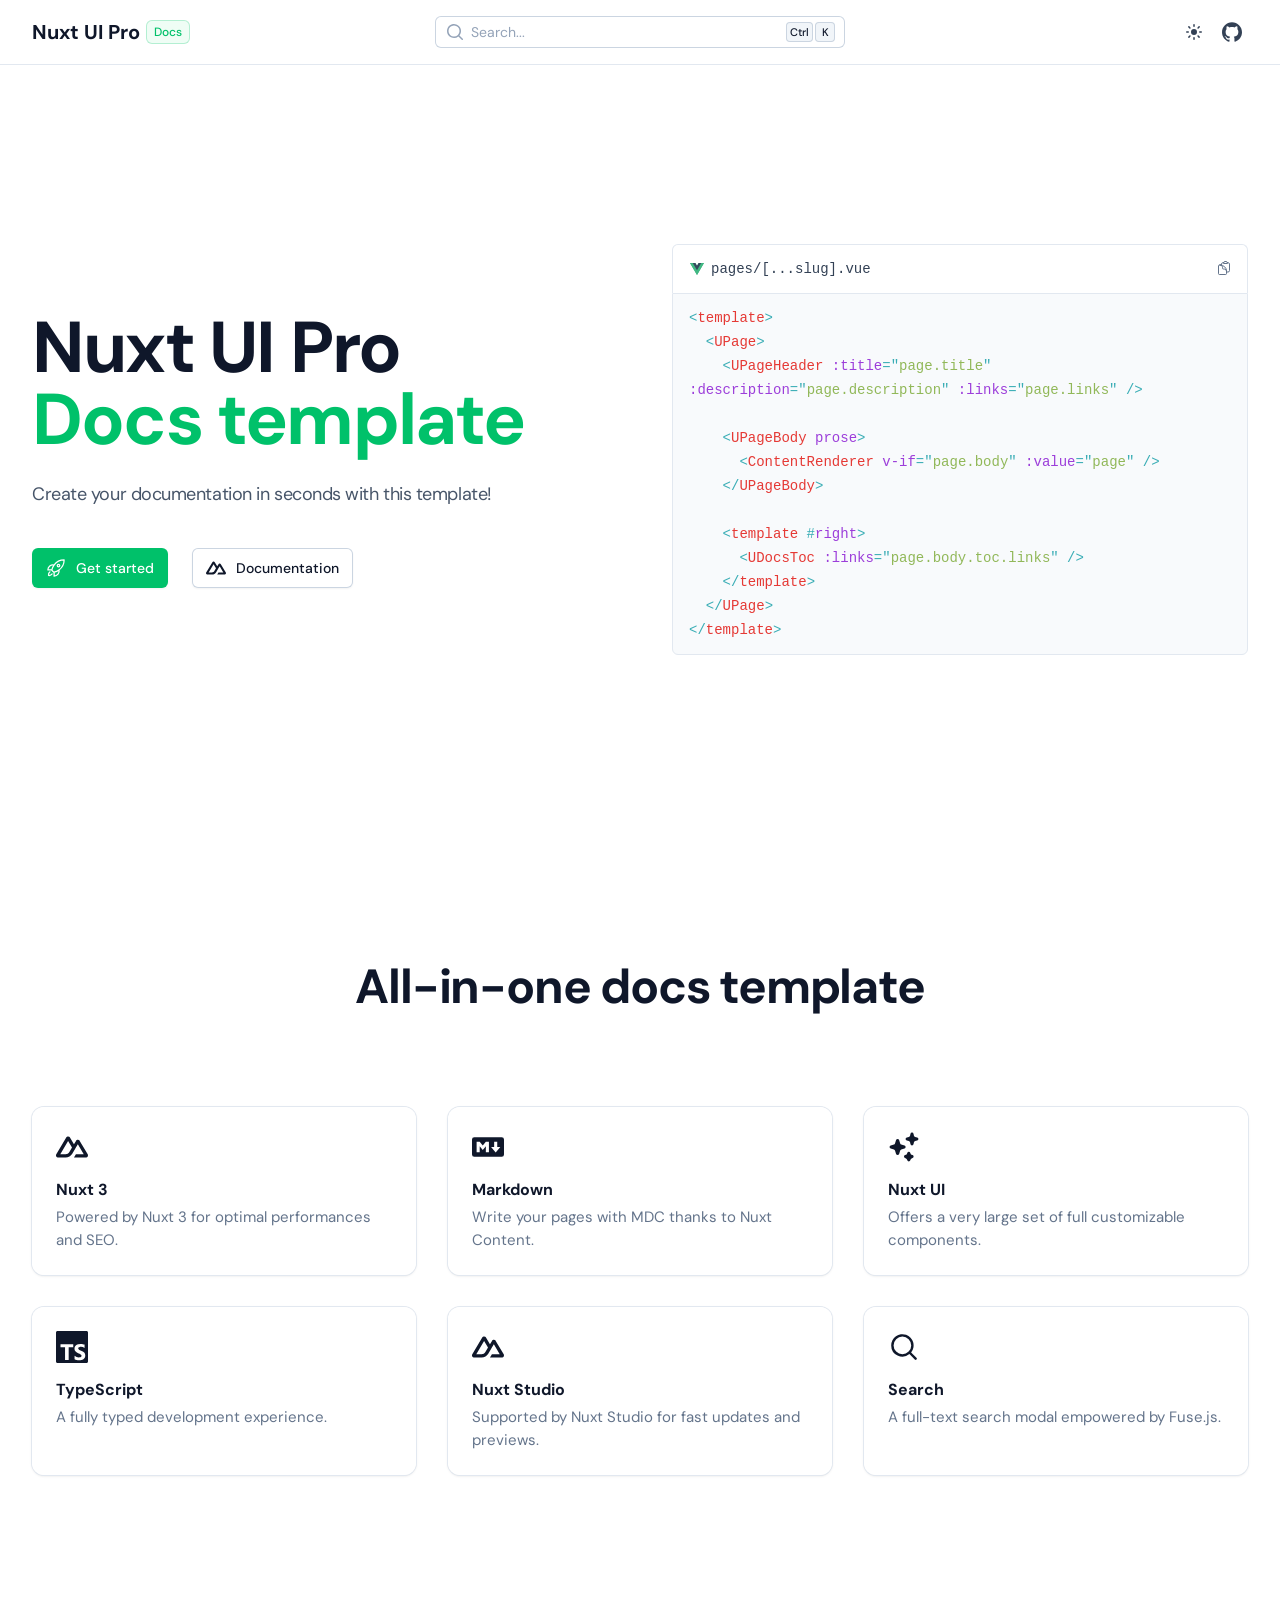
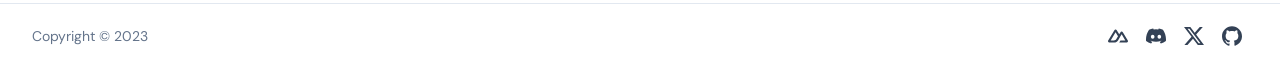
<file: index.html>
<!DOCTYPE html>
<html  lang="en">
<head><meta charset="utf-8">
<meta name="viewport" content="width=device-width, initial-scale=1">
<style id="nuxt-ui-colors">:root {
--color-primary-50: 239 253 245;
--color-primary-100: 217 251 232;
--color-primary-200: 179 245 209;
--color-primary-300: 117 237 174;
--color-primary-400: 0 220 130;
--color-primary-500: 0 193 106;
--color-primary-600: 0 161 85;
--color-primary-700: 0 127 69;
--color-primary-800: 1 101 56;
--color-primary-900: 10 83 49;
--color-primary-950: 5 46 22;
--color-primary-DEFAULT: var(--color-primary-500);

--color-gray-50: 248 250 252;
--color-gray-100: 241 245 249;
--color-gray-200: 226 232 240;
--color-gray-300: 203 213 225;
--color-gray-400: 148 163 184;
--color-gray-500: 100 116 139;
--color-gray-600: 71 85 105;
--color-gray-700: 51 65 85;
--color-gray-800: 30 41 59;
--color-gray-900: 15 23 42;
--color-gray-950: 2 6 23;
}

.dark {
  --color-primary-DEFAULT: var(--color-primary-400);
}
</style>
<style id="nuxt-ui-variables">:root {
  --header-height: 4rem;

  --ui-background: 255 255 255;
--ui-foreground: var(--color-gray-700);
}

.dark {
  --ui-background: var(--color-gray-900);
--ui-foreground: var(--color-gray-200);
}</style>
<title>Nuxt UI Pro - Docs template</title>
<meta property="og:image" content="http://localhost/__og_image__/og.png">
<meta property="og:image:width" content="1200">
<meta property="og:image:height" content="630">
<meta property="og:image:type" content="image/png">
<meta name="twitter:card" content="summary_large_image">
<meta name="twitter:image:src" content="http://localhost/__og_image__/og.png">
<meta name="twitter:image:width" content="1200">
<meta name="twitter:image:height" content="630">
<style>@font-face { font-family: "DM Sans fallback"; src: local("BlinkMacSystemFont"); size-adjust: 112.8589%; ascent-override: 87.8974%; descent-override: 27.4679%; line-gap-override: 0%; } @font-face { font-family: "DM Sans fallback"; src: local("Segoe UI"); size-adjust: 104.8865%; ascent-override: 94.5784%; descent-override: 29.5557%; line-gap-override: 0%; } @font-face { font-family: "DM Sans fallback"; src: local("Roboto"); size-adjust: 105.0024%; ascent-override: 94.474%; descent-override: 29.5231%; line-gap-override: 0%; } @font-face { font-family: "DM Sans fallback"; src: local("Helvetica Neue"); size-adjust: 103.8031%; ascent-override: 95.5655%; descent-override: 29.8642%; line-gap-override: 0%; } @font-face { font-family: "DM Sans fallback"; src: local("Arial"); size-adjust: 105.1186%; ascent-override: 94.3696%; descent-override: 29.4905%; line-gap-override: 0%; } @font-face { font-family: "DM Sans fallback"; src: local("Noto Sans"); size-adjust: 98.5138%; ascent-override: 100.6966%; descent-override: 31.4677%; line-gap-override: 0%; }  </style>
<link rel="icon" href="/favicon.ico">
<meta property="og:site_name" content="Nuxt UI Pro - Docs template">
<meta property="og:title" content="Nuxt UI Pro - Docs template">
<meta name="description" content="Welcome to Nuxt UI Pro documentation template.">
<meta property="og:description" content="Welcome to Nuxt UI Pro documentation template.">
<link rel="preload" as="fetch" crossorigin="anonymous" href="/_payload.json">
<style>.background-gradient[data-v-90aae6aa]:before{background:radial-gradient(250px circle at var(--x) var(--y),var(--0ecadb9e) 0,transparent 100%);will-change:background}.dark .background-gradient[data-v-90aae6aa]:before{background:radial-gradient(250px circle at var(--x) var(--y),var(--6b1a02fb) 0,transparent 100%)}</style>
<style>pre code .line{display:block;min-height:1rem}</style>
<style>/*! tailwindcss v3.3.5 | MIT License | https://tailwindcss.com*/*,:after,:before{border-color:rgb(var(--color-gray-200)/1);border-style:solid;border-width:0;box-sizing:border-box}:after,:before{--tw-content:""}html{-webkit-text-size-adjust:100%;font-feature-settings:normal;font-family:DM Sans,DM Sans fallback,ui-sans-serif,system-ui,-apple-system,BlinkMacSystemFont,Segoe UI,Roboto,Helvetica Neue,Arial,Noto Sans,sans-serif,Apple Color Emoji,Segoe UI Emoji,Segoe UI Symbol,Noto Color Emoji;font-variation-settings:normal;line-height:1.5;tab-size:4}body{line-height:inherit;margin:0}hr{border-top-width:1px;color:inherit;height:0}abbr:where([title]){-webkit-text-decoration:underline dotted;text-decoration:underline dotted}h1,h2,h3,h4,h5,h6{font-size:inherit;font-weight:inherit}a{color:inherit;text-decoration:inherit}b,strong{font-weight:bolder}code,kbd,pre,samp{font-family:ui-monospace,SFMono-Regular,Menlo,Monaco,Consolas,Liberation Mono,Courier New,monospace;font-size:1em}small{font-size:80%}sub,sup{font-size:75%;line-height:0;position:relative;vertical-align:baseline}sub{bottom:-.25em}sup{top:-.5em}table{border-collapse:collapse;border-color:inherit;text-indent:0}button,input,optgroup,select,textarea{font-feature-settings:inherit;color:inherit;font-family:inherit;font-size:100%;font-variation-settings:inherit;font-weight:inherit;line-height:inherit;margin:0;padding:0}button,select{text-transform:none}[type=button],[type=reset],[type=submit],button{-webkit-appearance:button;background-color:transparent;background-image:none}:-moz-focusring{outline:auto}:-moz-ui-invalid{box-shadow:none}progress{vertical-align:baseline}::-webkit-inner-spin-button,::-webkit-outer-spin-button{height:auto}[type=search]{-webkit-appearance:textfield;outline-offset:-2px}::-webkit-search-decoration{-webkit-appearance:none}::-webkit-file-upload-button{-webkit-appearance:button;font:inherit}summary{display:list-item}blockquote,dd,dl,figure,h1,h2,h3,h4,h5,h6,hr,p,pre{margin:0}fieldset{margin:0}fieldset,legend{padding:0}menu,ol,ul{list-style:none;margin:0;padding:0}dialog{padding:0}textarea{resize:vertical}input::placeholder,textarea::placeholder{color:rgb(var(--color-gray-400)/1);opacity:1}[role=button],button{cursor:pointer}:disabled{cursor:default}audio,canvas,embed,iframe,img,object,svg,video{display:block;vertical-align:middle}img,video{height:auto;max-width:100%}[hidden]{display:none}*,:after,:before{--tw-border-spacing-x:0;--tw-border-spacing-y:0;--tw-translate-x:0;--tw-translate-y:0;--tw-rotate:0;--tw-skew-x:0;--tw-skew-y:0;--tw-scale-x:1;--tw-scale-y:1;--tw-pan-x: ;--tw-pan-y: ;--tw-pinch-zoom: ;--tw-scroll-snap-strictness:proximity;--tw-gradient-from-position: ;--tw-gradient-via-position: ;--tw-gradient-to-position: ;--tw-ordinal: ;--tw-slashed-zero: ;--tw-numeric-figure: ;--tw-numeric-spacing: ;--tw-numeric-fraction: ;--tw-ring-inset: ;--tw-ring-offset-width:0px;--tw-ring-offset-color:#fff;--tw-ring-color:rgba(59,130,246,.5);--tw-ring-offset-shadow:0 0 #0000;--tw-ring-shadow:0 0 #0000;--tw-shadow:0 0 #0000;--tw-shadow-colored:0 0 #0000;--tw-blur: ;--tw-brightness: ;--tw-contrast: ;--tw-grayscale: ;--tw-hue-rotate: ;--tw-invert: ;--tw-saturate: ;--tw-sepia: ;--tw-drop-shadow: ;--tw-backdrop-blur: ;--tw-backdrop-brightness: ;--tw-backdrop-contrast: ;--tw-backdrop-grayscale: ;--tw-backdrop-hue-rotate: ;--tw-backdrop-invert: ;--tw-backdrop-opacity: ;--tw-backdrop-saturate: ;--tw-backdrop-sepia: }::backdrop{--tw-border-spacing-x:0;--tw-border-spacing-y:0;--tw-translate-x:0;--tw-translate-y:0;--tw-rotate:0;--tw-skew-x:0;--tw-skew-y:0;--tw-scale-x:1;--tw-scale-y:1;--tw-pan-x: ;--tw-pan-y: ;--tw-pinch-zoom: ;--tw-scroll-snap-strictness:proximity;--tw-gradient-from-position: ;--tw-gradient-via-position: ;--tw-gradient-to-position: ;--tw-ordinal: ;--tw-slashed-zero: ;--tw-numeric-figure: ;--tw-numeric-spacing: ;--tw-numeric-fraction: ;--tw-ring-inset: ;--tw-ring-offset-width:0px;--tw-ring-offset-color:#fff;--tw-ring-color:rgba(59,130,246,.5);--tw-ring-offset-shadow:0 0 #0000;--tw-ring-shadow:0 0 #0000;--tw-shadow:0 0 #0000;--tw-shadow-colored:0 0 #0000;--tw-blur: ;--tw-brightness: ;--tw-contrast: ;--tw-grayscale: ;--tw-hue-rotate: ;--tw-invert: ;--tw-saturate: ;--tw-sepia: ;--tw-drop-shadow: ;--tw-backdrop-blur: ;--tw-backdrop-brightness: ;--tw-backdrop-contrast: ;--tw-backdrop-grayscale: ;--tw-backdrop-hue-rotate: ;--tw-backdrop-invert: ;--tw-backdrop-opacity: ;--tw-backdrop-saturate: ;--tw-backdrop-sepia: }.container{width:100%}@media (min-width:640px){.container{max-width:640px}}@media (min-width:768px){.container{max-width:768px}}@media (min-width:1024px){.container{max-width:1024px}}@media (min-width:1280px){.container{max-width:1280px}}@media (min-width:1536px){.container{max-width:1536px}}.form-input,.form-multiselect,.form-select,.form-textarea{--tw-shadow:0 0 #0000;-webkit-appearance:none;appearance:none;background-color:#fff;border-color:rgb(var(--color-gray-500)/var(--tw-border-opacity,1));border-radius:0;border-width:1px;font-size:1rem;line-height:1.5rem;padding:.5rem .75rem}.form-input:focus,.form-multiselect:focus,.form-select:focus,.form-textarea:focus{--tw-ring-inset:var(--tw-empty,/*!*/ /*!*/);--tw-ring-offset-width:0px;--tw-ring-offset-color:#fff;--tw-ring-color:#2563eb;--tw-ring-offset-shadow:var(--tw-ring-inset) 0 0 0 var(--tw-ring-offset-width) var(--tw-ring-offset-color);--tw-ring-shadow:var(--tw-ring-inset) 0 0 0 calc(1px + var(--tw-ring-offset-width)) var(--tw-ring-color);border-color:#2563eb;box-shadow:/*!*/ /*!*/ 0 0 0 0 #fff,/*!*/ /*!*/ 0 0 0 1px #2563eb,var(--tw-shadow);box-shadow:var(--tw-ring-offset-shadow),var(--tw-ring-shadow),var(--tw-shadow);outline:2px solid transparent;outline-offset:2px}.form-input::placeholder,.form-textarea::placeholder{color:rgb(var(--color-gray-500)/1);color:rgb(var(--color-gray-500)/var(--tw-text-opacity,1));opacity:1}.form-input::-webkit-datetime-edit-fields-wrapper{padding:0}.form-input::-webkit-date-and-time-value{min-height:1.5em;text-align:inherit}.form-input::-webkit-datetime-edit{display:inline-flex}.form-input::-webkit-datetime-edit,.form-input::-webkit-datetime-edit-day-field,.form-input::-webkit-datetime-edit-hour-field,.form-input::-webkit-datetime-edit-meridiem-field,.form-input::-webkit-datetime-edit-millisecond-field,.form-input::-webkit-datetime-edit-minute-field,.form-input::-webkit-datetime-edit-month-field,.form-input::-webkit-datetime-edit-second-field,.form-input::-webkit-datetime-edit-year-field{padding-bottom:0;padding-top:0}.form-select{background-image:url("data:image/svg+xml;charset=utf-8,%3Csvg xmlns='http://www.w3.org/2000/svg' fill='none' viewBox='0 0 20 20'%3E%3Cpath stroke='rgb(var(--color-gray-500) / var(--tw-stroke-opacity, 1))' stroke-linecap='round' stroke-linejoin='round' stroke-width='1.5' d='m6 8 4 4 4-4'/%3E%3C/svg%3E");background-position:right .5rem center;background-repeat:no-repeat;background-size:1.5em 1.5em;padding-right:2.5rem;-webkit-print-color-adjust:exact;print-color-adjust:exact}.form-select:where([size]:not([size="1"])){background-image:none;background-position:0 0;background-repeat:unset;background-size:initial;padding-right:.75rem;-webkit-print-color-adjust:unset;print-color-adjust:unset}.form-checkbox,.form-radio{--tw-shadow:0 0 #0000;-webkit-appearance:none;appearance:none;background-color:#fff;background-origin:border-box;border-color:rgb(var(--color-gray-500)/var(--tw-border-opacity,1));border-width:1px;color:#2563eb;display:inline-block;flex-shrink:0;height:1rem;padding:0;-webkit-print-color-adjust:exact;print-color-adjust:exact;-webkit-user-select:none;user-select:none;vertical-align:middle;width:1rem}.form-checkbox{border-radius:0}.form-radio{border-radius:100%}.form-checkbox:focus,.form-radio:focus{--tw-ring-inset:var(--tw-empty,/*!*/ /*!*/);--tw-ring-offset-width:2px;--tw-ring-offset-color:#fff;--tw-ring-color:#2563eb;--tw-ring-offset-shadow:var(--tw-ring-inset) 0 0 0 var(--tw-ring-offset-width) var(--tw-ring-offset-color);--tw-ring-shadow:var(--tw-ring-inset) 0 0 0 calc(2px + var(--tw-ring-offset-width)) var(--tw-ring-color);box-shadow:/*!*/ /*!*/ 0 0 0 2px #fff,/*!*/ /*!*/ 0 0 0 4px #2563eb,var(--tw-shadow);box-shadow:var(--tw-ring-offset-shadow),var(--tw-ring-shadow),var(--tw-shadow);outline:2px solid transparent;outline-offset:2px}.form-checkbox:checked,.form-radio:checked{background-color:currentColor;background-position:50%;background-repeat:no-repeat;background-size:100% 100%;border-color:transparent}.form-checkbox:checked{background-image:url("data:image/svg+xml;charset=utf-8,%3Csvg xmlns='http://www.w3.org/2000/svg' fill='%23fff' viewBox='0 0 16 16'%3E%3Cpath d='M12.207 4.793a1 1 0 0 1 0 1.414l-5 5a1 1 0 0 1-1.414 0l-2-2a1 1 0 0 1 1.414-1.414L6.5 9.086l4.293-4.293a1 1 0 0 1 1.414 0z'/%3E%3C/svg%3E")}@media (forced-colors:active) {.form-checkbox:checked{-webkit-appearance:auto;appearance:auto}}.form-radio:checked{background-image:url("data:image/svg+xml;charset=utf-8,%3Csvg xmlns='http://www.w3.org/2000/svg' fill='%23fff' viewBox='0 0 16 16'%3E%3Ccircle cx='8' cy='8' r='3'/%3E%3C/svg%3E")}@media (forced-colors:active) {.form-radio:checked{-webkit-appearance:auto;appearance:auto}}.form-checkbox:checked:focus,.form-checkbox:checked:hover,.form-radio:checked:focus,.form-radio:checked:hover{background-color:currentColor;border-color:transparent}.form-checkbox:indeterminate{background-color:currentColor;background-image:url("data:image/svg+xml;charset=utf-8,%3Csvg xmlns='http://www.w3.org/2000/svg' fill='none' viewBox='0 0 16 16'%3E%3Cpath stroke='%23fff' stroke-linecap='round' stroke-linejoin='round' stroke-width='2' d='M4 8h8'/%3E%3C/svg%3E");background-position:50%;background-repeat:no-repeat;background-size:100% 100%;border-color:transparent}@media (forced-colors:active) {.form-checkbox:indeterminate{-webkit-appearance:auto;appearance:auto}}.form-checkbox:indeterminate:focus,.form-checkbox:indeterminate:hover{background-color:currentColor;border-color:transparent}.prose{color:var(--tw-prose-body);max-width:65ch}.prose :where(p):not(:where([class~=not-prose],[class~=not-prose] *)){margin-bottom:1.25em;margin-top:1.25em}.prose :where([class~=lead]):not(:where([class~=not-prose],[class~=not-prose] *)){color:var(--tw-prose-lead);font-size:1.25em;line-height:1.6;margin-bottom:1.2em;margin-top:1.2em}.prose :where(a):not(:where([class~=not-prose],[class~=not-prose] *)){border-bottom:1px solid transparent;color:var(--tw-prose-links);font-weight:500;text-decoration:none}.prose :where(strong):not(:where([class~=not-prose],[class~=not-prose] *)){color:var(--tw-prose-bold);font-weight:600}.prose :where(a strong):not(:where([class~=not-prose],[class~=not-prose] *)){color:inherit}.prose :where(blockquote strong):not(:where([class~=not-prose],[class~=not-prose] *)){color:inherit}.prose :where(thead th strong):not(:where([class~=not-prose],[class~=not-prose] *)){color:inherit}.prose :where(ol):not(:where([class~=not-prose],[class~=not-prose] *)){list-style-type:decimal;margin-bottom:1.25em;margin-top:1.25em;padding-left:1.625em}.prose :where(ol[type=A]):not(:where([class~=not-prose],[class~=not-prose] *)){list-style-type:upper-alpha}.prose :where(ol[type=a]):not(:where([class~=not-prose],[class~=not-prose] *)){list-style-type:lower-alpha}.prose :where(ol[type=A s]):not(:where([class~=not-prose],[class~=not-prose] *)){list-style-type:upper-alpha}.prose :where(ol[type=a s]):not(:where([class~=not-prose],[class~=not-prose] *)){list-style-type:lower-alpha}.prose :where(ol[type=I]):not(:where([class~=not-prose],[class~=not-prose] *)){list-style-type:upper-roman}.prose :where(ol[type=i]):not(:where([class~=not-prose],[class~=not-prose] *)){list-style-type:lower-roman}.prose :where(ol[type=I s]):not(:where([class~=not-prose],[class~=not-prose] *)){list-style-type:upper-roman}.prose :where(ol[type=i s]):not(:where([class~=not-prose],[class~=not-prose] *)){list-style-type:lower-roman}.prose :where(ol[type="1"]):not(:where([class~=not-prose],[class~=not-prose] *)){list-style-type:decimal}.prose :where(ul):not(:where([class~=not-prose],[class~=not-prose] *)){list-style-type:disc;margin-bottom:1.25em;margin-top:1.25em;padding-left:1.625em}.prose :where(ol>li):not(:where([class~=not-prose],[class~=not-prose] *))::marker{color:var(--tw-prose-counters);font-weight:400}.prose :where(ul>li):not(:where([class~=not-prose],[class~=not-prose] *))::marker{color:var(--tw-prose-bullets)}.prose :where(dt):not(:where([class~=not-prose],[class~=not-prose] *)){color:var(--tw-prose-headings);font-weight:600;margin-top:1.25em}.prose :where(hr):not(:where([class~=not-prose],[class~=not-prose] *)){border-color:var(--tw-prose-hr);border-top-width:1px;margin-bottom:3em;margin-top:3em}.prose :where(blockquote):not(:where([class~=not-prose],[class~=not-prose] *)){border-left-color:var(--tw-prose-quote-borders);border-left-width:.25rem;color:var(--tw-prose-quotes);font-style:italic;font-weight:500;margin-bottom:1.6em;margin-top:1.6em;padding-left:1em;quotes:"\201C""\201D""\2018""\2019"}.prose :where(h1):not(:where([class~=not-prose],[class~=not-prose] *)){color:var(--tw-prose-headings);font-size:2.25em;font-weight:800;line-height:1.1111111;margin-bottom:.8888889em;margin-top:0}.prose :where(h1 strong):not(:where([class~=not-prose],[class~=not-prose] *)){color:inherit;font-weight:900}.prose :where(h2):not(:where([class~=not-prose],[class~=not-prose] *)){color:var(--tw-prose-headings);font-size:1.5em;font-weight:700;line-height:1.3333333;margin-bottom:1em;margin-top:2em}.prose :where(h2 strong):not(:where([class~=not-prose],[class~=not-prose] *)){color:inherit;font-weight:800}.prose :where(h3):not(:where([class~=not-prose],[class~=not-prose] *)){color:var(--tw-prose-headings);font-size:1.25em;font-weight:600;line-height:1.6;margin-bottom:.6em;margin-top:1.6em}.prose :where(h3 strong):not(:where([class~=not-prose],[class~=not-prose] *)){color:inherit;font-weight:700}.prose :where(h4):not(:where([class~=not-prose],[class~=not-prose] *)){color:var(--tw-prose-headings);font-weight:600;line-height:1.5;margin-bottom:.5em;margin-top:1.5em}.prose :where(h4 strong):not(:where([class~=not-prose],[class~=not-prose] *)){color:inherit;font-weight:700}.prose :where(img):not(:where([class~=not-prose],[class~=not-prose] *)){margin-bottom:2em;margin-top:2em}.prose :where(picture):not(:where([class~=not-prose],[class~=not-prose] *)){display:block;margin-bottom:2em;margin-top:2em}.prose :where(kbd):not(:where([class~=not-prose],[class~=not-prose] *)){border-radius:.3125rem;box-shadow:0 0 0 1px rgb(var(--tw-prose-kbd-shadows)/10%),0 3px 0 rgb(var(--tw-prose-kbd-shadows)/10%);color:var(--tw-prose-kbd);font-family:inherit;font-size:.875em;font-weight:500;padding:.1875em .375em}.prose :where(code):not(:where([class~=not-prose],[class~=not-prose] *)){background-color:var(--tw-prose-pre-bg);border:1px solid var(--tw-prose-pre-border);border-radius:.375rem;color:var(--tw-prose-code);font-size:.875em;font-weight:600;padding:.25rem .375rem}.prose :where(a code):not(:where([class~=not-prose],[class~=not-prose] *)){border:1px dashed var(--tw-prose-pre-border);color:var(--tw-prose-code)}.prose :where(h1 code):not(:where([class~=not-prose],[class~=not-prose] *)){color:inherit}.prose :where(h2 code):not(:where([class~=not-prose],[class~=not-prose] *)){color:inherit;font-size:.875em}.prose :where(h3 code):not(:where([class~=not-prose],[class~=not-prose] *)){color:inherit;font-size:.9em}.prose :where(h4 code):not(:where([class~=not-prose],[class~=not-prose] *)){color:inherit}.prose :where(blockquote code):not(:where([class~=not-prose],[class~=not-prose] *)){color:inherit}.prose :where(thead th code):not(:where([class~=not-prose],[class~=not-prose] *)){color:inherit}.prose :where(pre):not(:where([class~=not-prose],[class~=not-prose] *)){background-color:var(--tw-prose-pre-bg)!important;border:1px solid var(--tw-prose-pre-border);border-radius:.375rem;color:var(--tw-prose-pre-code)!important;font-size:.875em;font-weight:400;line-height:1.7142857;margin-bottom:1.7142857em;margin-top:1.7142857em;overflow-x:auto;padding:.8571429em 1.1428571em;white-space:pre-wrap;word-break:break-word}.prose :where(pre code):not(:where([class~=not-prose],[class~=not-prose] *)){background-color:transparent;border-radius:0;border-width:0;color:inherit;font-family:inherit;font-size:inherit;font-weight:inherit;line-height:inherit;padding:0}.prose :where(pre code):not(:where([class~=not-prose],[class~=not-prose] *)):before{content:none}.prose :where(pre code):not(:where([class~=not-prose],[class~=not-prose] *)):after{content:none}.prose :where(table):not(:where([class~=not-prose],[class~=not-prose] *)){font-size:.875em;line-height:1.7142857;margin-bottom:2em;margin-top:2em;table-layout:auto;text-align:left;width:100%;word-break:break-all}.prose :where(thead):not(:where([class~=not-prose],[class~=not-prose] *)){border-bottom-color:var(--tw-prose-th-borders);border-bottom-width:1px}.prose :where(thead th):not(:where([class~=not-prose],[class~=not-prose] *)){color:var(--tw-prose-headings);font-weight:600;padding-bottom:.5714286em;padding-left:.5714286em;padding-right:.5714286em;vertical-align:bottom}.prose :where(tbody tr):not(:where([class~=not-prose],[class~=not-prose] *)){border-bottom-color:var(--tw-prose-td-borders);border-bottom-width:1px}.prose :where(tbody tr:last-child):not(:where([class~=not-prose],[class~=not-prose] *)){border-bottom-width:0}.prose :where(tbody td):not(:where([class~=not-prose],[class~=not-prose] *)){vertical-align:baseline}.prose :where(tfoot):not(:where([class~=not-prose],[class~=not-prose] *)){border-top-color:var(--tw-prose-th-borders);border-top-width:1px}.prose :where(tfoot td):not(:where([class~=not-prose],[class~=not-prose] *)){vertical-align:top}.prose :where(figure>*):not(:where([class~=not-prose],[class~=not-prose] *)){margin-bottom:0;margin-top:0}.prose :where(figcaption):not(:where([class~=not-prose],[class~=not-prose] *)){color:var(--tw-prose-captions);font-size:.875em;line-height:1.4285714;margin-top:.8571429em}.prose{--tw-prose-body:#374151;--tw-prose-headings:#111827;--tw-prose-lead:#4b5563;--tw-prose-links:#111827;--tw-prose-bold:#111827;--tw-prose-counters:#6b7280;--tw-prose-bullets:#d1d5db;--tw-prose-hr:#e5e7eb;--tw-prose-quotes:#111827;--tw-prose-quote-borders:#e5e7eb;--tw-prose-captions:#6b7280;--tw-prose-kbd:#111827;--tw-prose-kbd-shadows:17 24 39;--tw-prose-code:#111827;--tw-prose-pre-code:#e5e7eb;--tw-prose-pre-bg:#1f2937;--tw-prose-th-borders:#d1d5db;--tw-prose-td-borders:#e5e7eb;--tw-prose-invert-body:#d1d5db;--tw-prose-invert-headings:#fff;--tw-prose-invert-lead:#9ca3af;--tw-prose-invert-links:#fff;--tw-prose-invert-bold:#fff;--tw-prose-invert-counters:#9ca3af;--tw-prose-invert-bullets:#4b5563;--tw-prose-invert-hr:#374151;--tw-prose-invert-quotes:#f3f4f6;--tw-prose-invert-quote-borders:#374151;--tw-prose-invert-captions:#9ca3af;--tw-prose-invert-kbd:#fff;--tw-prose-invert-kbd-shadows:255 255 255;--tw-prose-invert-code:#fff;--tw-prose-invert-pre-code:#d1d5db;--tw-prose-invert-pre-bg:rgba(0,0,0,.5);--tw-prose-invert-th-borders:#4b5563;--tw-prose-invert-td-borders:#374151;font-size:1rem;line-height:1.75}.prose :where(picture>img):not(:where([class~=not-prose],[class~=not-prose] *)){margin-bottom:0;margin-top:0}.prose :where(video):not(:where([class~=not-prose],[class~=not-prose] *)){margin-bottom:2em;margin-top:2em}.prose :where(li):not(:where([class~=not-prose],[class~=not-prose] *)){margin-bottom:.5em;margin-top:.5em}.prose :where(ol>li):not(:where([class~=not-prose],[class~=not-prose] *)){padding-left:.375em}.prose :where(ul>li):not(:where([class~=not-prose],[class~=not-prose] *)){padding-left:.375em}.prose :where(.prose>ul>li p):not(:where([class~=not-prose],[class~=not-prose] *)){margin-bottom:.75em;margin-top:.75em}.prose :where(.prose>ul>li>:first-child):not(:where([class~=not-prose],[class~=not-prose] *)){margin-top:1.25em}.prose :where(.prose>ul>li>:last-child):not(:where([class~=not-prose],[class~=not-prose] *)){margin-bottom:1.25em}.prose :where(.prose>ol>li>:first-child):not(:where([class~=not-prose],[class~=not-prose] *)){margin-top:1.25em}.prose :where(.prose>ol>li>:last-child):not(:where([class~=not-prose],[class~=not-prose] *)){margin-bottom:1.25em}.prose :where(ul ul,ul ol,ol ul,ol ol):not(:where([class~=not-prose],[class~=not-prose] *)){margin-bottom:.75em;margin-top:.75em}.prose :where(dl):not(:where([class~=not-prose],[class~=not-prose] *)){margin-bottom:1.25em;margin-top:1.25em}.prose :where(dd):not(:where([class~=not-prose],[class~=not-prose] *)){margin-top:.5em;padding-left:1.625em}.prose :where(hr+*):not(:where([class~=not-prose],[class~=not-prose] *)){margin-top:0}.prose :where(h2+*):not(:where([class~=not-prose],[class~=not-prose] *)){margin-top:0}.prose :where(h3+*):not(:where([class~=not-prose],[class~=not-prose] *)){margin-top:0}.prose :where(h4+*):not(:where([class~=not-prose],[class~=not-prose] *)){margin-top:0}.prose :where(thead th:first-child):not(:where([class~=not-prose],[class~=not-prose] *)){padding-left:0}.prose :where(thead th:last-child):not(:where([class~=not-prose],[class~=not-prose] *)){padding-right:0}.prose :where(tbody td,tfoot td):not(:where([class~=not-prose],[class~=not-prose] *)){padding:.5714286em}.prose :where(tbody td:first-child,tfoot td:first-child):not(:where([class~=not-prose],[class~=not-prose] *)){padding-left:0}.prose :where(tbody td:last-child,tfoot td:last-child):not(:where([class~=not-prose],[class~=not-prose] *)){padding-right:0}.prose :where(figure):not(:where([class~=not-prose],[class~=not-prose] *)){margin-bottom:2em;margin-top:2em}.prose :where(.prose>:first-child):not(:where([class~=not-prose],[class~=not-prose] *)){margin-top:0}.prose :where(.prose>:last-child):not(:where([class~=not-prose],[class~=not-prose] *)){margin-bottom:0}.prose :where(h1,h2,h3,h4):not(:where([class~=not-prose],[class~=not-prose] *)){font-weight:700;scroll-margin-top:var(--scroll-mt)}.prose :where(h1 a,h2 a,h3 a,h4 a):not(:where([class~=not-prose],[class~=not-prose] *)){border-bottom:none!important;color:inherit;font-weight:inherit}.prose :where(a:hover):not(:where([class~=not-prose],[class~=not-prose] *)){border-color:var(--tw-prose-links)}.prose :where(a:has(>code)):not(:where([class~=not-prose],[class~=not-prose] *)){border-color:transparent!important}.prose :where(a:hover code):not(:where([class~=not-prose],[class~=not-prose] *)){border-color:var(--tw-prose-links);color:var(--tw-prose-links)}.prose :where(input[type=checkbox]):not(:where([class~=not-prose],[class~=not-prose] *)){border-color:rgb(var(--color-gray-300));border-radius:.25rem;color:rgb(var(--color-primary-500));height:1rem;margin-bottom:0!important;margin-top:-3.5px!important;width:1rem}.prose :where(input[type=checkbox]):not(:where([class~=not-prose],[class~=not-prose] *)):focus{--tw-ring-offset-width:0}.prose :where(input[type=checkbox]:checked):not(:where([class~=not-prose],[class~=not-prose] *)){border-color:rgb(var(--color-primary-500))}.prose :where(input[type=checkbox]:disabled):not(:where([class~=not-prose],[class~=not-prose] *)){cursor:not-allowed;opacity:.5}.prose :where(ul.contains-task-list):not(:where([class~=not-prose],[class~=not-prose] *)){margin-left:-1.625em}.prose :where(ul ul):not(:where([class~=not-prose],[class~=not-prose] *)){padding-left:1.5rem}.prose :where(ul ol):not(:where([class~=not-prose],[class~=not-prose] *)){padding-left:1.5rem}.prose :where(ul>li.task-list-item):not(:where([class~=not-prose],[class~=not-prose] *)){padding-left:0!important}.prose :where(ul>li.task-list-item input):not(:where([class~=not-prose],[class~=not-prose] *)){margin-right:7px}.prose :where(ul>li.task-list-item>ul.contains-task-list):not(:where([class~=not-prose],[class~=not-prose] *)){margin-left:0}.prose :where(ul>li.task-list-item a):not(:where([class~=not-prose],[class~=not-prose] *)){margin-bottom:0}.prose :where(ul>li.task-list-item):not(:where([class~=not-prose],[class~=not-prose] *))::marker{content:none}.prose :where(ul>li>p):not(:where([class~=not-prose],[class~=not-prose] *)){margin:0}.prose :where(ul>li>span.issue-badge,p>span.issue-badge):not(:where([class~=not-prose],[class~=not-prose] *)){margin:0!important;vertical-align:text-top}.prose :where(ul>li>button):not(:where([class~=not-prose],[class~=not-prose] *)){vertical-align:baseline!important}.prose-primary{--tw-prose-body:rgb(var(--color-gray-700));--tw-prose-headings:rgb(var(--color-gray-900));--tw-prose-lead:rgb(var(--color-gray-600));--tw-prose-links:rgb(var(--color-primary-500));--tw-prose-bold:rgb(var(--color-gray-900));--tw-prose-counters:rgb(var(--color-gray-500));--tw-prose-bullets:rgb(var(--color-gray-300));--tw-prose-hr:rgb(var(--color-gray-200));--tw-prose-quotes:rgb(var(--color-gray-900));--tw-prose-quote-borders:rgb(var(--color-gray-200));--tw-prose-captions:rgb(var(--color-gray-500));--tw-prose-code:rgb(var(--color-gray-900));--tw-prose-pre-code:rgb(var(--color-gray-900));--tw-prose-pre-bg:rgb(var(--color-gray-50));--tw-prose-pre-border:rgb(var(--color-gray-200));--tw-prose-th-borders:rgb(var(--color-gray-300));--tw-prose-td-borders:rgb(var(--color-gray-200));--tw-prose-invert-body:rgb(var(--color-gray-200));--tw-prose-invert-headings:#fff;--tw-prose-invert-lead:rgb(var(--color-gray-400));--tw-prose-invert-links:rgb(var(--color-primary-400));--tw-prose-invert-bold:#fff;--tw-prose-invert-counters:rgb(var(--color-gray-400));--tw-prose-invert-bullets:rgb(var(--color-gray-600));--tw-prose-invert-hr:rgb(var(--color-gray-800));--tw-prose-invert-quotes:rgb(var(--color-gray-100));--tw-prose-invert-quote-borders:rgb(var(--color-gray-700));--tw-prose-invert-captions:rgb(var(--color-gray-400));--tw-prose-invert-code:#fff;--tw-prose-invert-pre-code:#fff;--tw-prose-invert-pre-bg:rgb(var(--color-gray-800));--tw-prose-invert-pre-border:rgb(var(--color-gray-700));--tw-prose-invert-th-borders:rgb(var(--color-gray-700));--tw-prose-invert-td-borders:rgb(var(--color-gray-800))}.i-heroicons-arrow-left-20-solid{--svg:url("data:image/svg+xml;charset=utf-8,%3Csvg xmlns='http://www.w3.org/2000/svg' width='20' height='20'%3E%3Cpath fill-rule='evenodd' d='M17 10a.75.75 0 0 1-.75.75H5.612l4.158 3.96a.75.75 0 1 1-1.04 1.08l-5.5-5.25a.75.75 0 0 1 0-1.08l5.5-5.25a.75.75 0 1 1 1.04 1.08L5.612 9.25H16.25A.75.75 0 0 1 17 10Z' clip-rule='evenodd'/%3E%3C/svg%3E");-webkit-mask-image:url("data:image/svg+xml;charset=utf-8,%3Csvg xmlns='http://www.w3.org/2000/svg' width='20' height='20'%3E%3Cpath fill-rule='evenodd' d='M17 10a.75.75 0 0 1-.75.75H5.612l4.158 3.96a.75.75 0 1 1-1.04 1.08l-5.5-5.25a.75.75 0 0 1 0-1.08l5.5-5.25a.75.75 0 1 1 1.04 1.08L5.612 9.25H16.25A.75.75 0 0 1 17 10Z' clip-rule='evenodd'/%3E%3C/svg%3E");-webkit-mask-image:var(--svg);mask-image:url("data:image/svg+xml;charset=utf-8,%3Csvg xmlns='http://www.w3.org/2000/svg' width='20' height='20'%3E%3Cpath fill-rule='evenodd' d='M17 10a.75.75 0 0 1-.75.75H5.612l4.158 3.96a.75.75 0 1 1-1.04 1.08l-5.5-5.25a.75.75 0 0 1 0-1.08l5.5-5.25a.75.75 0 1 1 1.04 1.08L5.612 9.25H16.25A.75.75 0 0 1 17 10Z' clip-rule='evenodd'/%3E%3C/svg%3E");mask-image:var(--svg)}.i-heroicons-arrow-left-20-solid,.i-heroicons-arrow-path-20-solid{background-color:currentColor;display:inline-block;height:1em;-webkit-mask-repeat:no-repeat;mask-repeat:no-repeat;-webkit-mask-size:100% 100%;mask-size:100% 100%;width:1em}.i-heroicons-arrow-path-20-solid{--svg:url("data:image/svg+xml;charset=utf-8,%3Csvg xmlns='http://www.w3.org/2000/svg' width='20' height='20'%3E%3Cpath fill-rule='evenodd' d='M15.312 11.424a5.5 5.5 0 0 1-9.201 2.466l-.312-.311h2.433a.75.75 0 0 0 0-1.5H3.989a.75.75 0 0 0-.75.75v4.242a.75.75 0 0 0 1.5 0v-2.43l.31.31a7 7 0 0 0 11.712-3.138.75.75 0 0 0-1.449-.39Zm1.23-3.723a.75.75 0 0 0 .219-.53V2.929a.75.75 0 0 0-1.5 0V5.36l-.31-.31A7 7 0 0 0 3.239 8.188a.75.75 0 1 0 1.448.389A5.5 5.5 0 0 1 13.89 6.11l.311.31h-2.432a.75.75 0 0 0 0 1.5h4.243a.75.75 0 0 0 .53-.219Z' clip-rule='evenodd'/%3E%3C/svg%3E");-webkit-mask-image:url("data:image/svg+xml;charset=utf-8,%3Csvg xmlns='http://www.w3.org/2000/svg' width='20' height='20'%3E%3Cpath fill-rule='evenodd' d='M15.312 11.424a5.5 5.5 0 0 1-9.201 2.466l-.312-.311h2.433a.75.75 0 0 0 0-1.5H3.989a.75.75 0 0 0-.75.75v4.242a.75.75 0 0 0 1.5 0v-2.43l.31.31a7 7 0 0 0 11.712-3.138.75.75 0 0 0-1.449-.39Zm1.23-3.723a.75.75 0 0 0 .219-.53V2.929a.75.75 0 0 0-1.5 0V5.36l-.31-.31A7 7 0 0 0 3.239 8.188a.75.75 0 1 0 1.448.389A5.5 5.5 0 0 1 13.89 6.11l.311.31h-2.432a.75.75 0 0 0 0 1.5h4.243a.75.75 0 0 0 .53-.219Z' clip-rule='evenodd'/%3E%3C/svg%3E");-webkit-mask-image:var(--svg);mask-image:url("data:image/svg+xml;charset=utf-8,%3Csvg xmlns='http://www.w3.org/2000/svg' width='20' height='20'%3E%3Cpath fill-rule='evenodd' d='M15.312 11.424a5.5 5.5 0 0 1-9.201 2.466l-.312-.311h2.433a.75.75 0 0 0 0-1.5H3.989a.75.75 0 0 0-.75.75v4.242a.75.75 0 0 0 1.5 0v-2.43l.31.31a7 7 0 0 0 11.712-3.138.75.75 0 0 0-1.449-.39Zm1.23-3.723a.75.75 0 0 0 .219-.53V2.929a.75.75 0 0 0-1.5 0V5.36l-.31-.31A7 7 0 0 0 3.239 8.188a.75.75 0 1 0 1.448.389A5.5 5.5 0 0 1 13.89 6.11l.311.31h-2.432a.75.75 0 0 0 0 1.5h4.243a.75.75 0 0 0 .53-.219Z' clip-rule='evenodd'/%3E%3C/svg%3E");mask-image:var(--svg)}.i-heroicons-arrow-right-20-solid{--svg:url("data:image/svg+xml;charset=utf-8,%3Csvg xmlns='http://www.w3.org/2000/svg' width='20' height='20'%3E%3Cpath fill-rule='evenodd' d='M3 10a.75.75 0 0 1 .75-.75h10.638L10.23 5.29a.75.75 0 1 1 1.04-1.08l5.5 5.25a.75.75 0 0 1 0 1.08l-5.5 5.25a.75.75 0 1 1-1.04-1.08l4.158-3.96H3.75A.75.75 0 0 1 3 10Z' clip-rule='evenodd'/%3E%3C/svg%3E");-webkit-mask-image:url("data:image/svg+xml;charset=utf-8,%3Csvg xmlns='http://www.w3.org/2000/svg' width='20' height='20'%3E%3Cpath fill-rule='evenodd' d='M3 10a.75.75 0 0 1 .75-.75h10.638L10.23 5.29a.75.75 0 1 1 1.04-1.08l5.5 5.25a.75.75 0 0 1 0 1.08l-5.5 5.25a.75.75 0 1 1-1.04-1.08l4.158-3.96H3.75A.75.75 0 0 1 3 10Z' clip-rule='evenodd'/%3E%3C/svg%3E");-webkit-mask-image:var(--svg);mask-image:url("data:image/svg+xml;charset=utf-8,%3Csvg xmlns='http://www.w3.org/2000/svg' width='20' height='20'%3E%3Cpath fill-rule='evenodd' d='M3 10a.75.75 0 0 1 .75-.75h10.638L10.23 5.29a.75.75 0 1 1 1.04-1.08l5.5 5.25a.75.75 0 0 1 0 1.08l-5.5 5.25a.75.75 0 1 1-1.04-1.08l4.158-3.96H3.75A.75.75 0 0 1 3 10Z' clip-rule='evenodd'/%3E%3C/svg%3E");mask-image:var(--svg)}.i-heroicons-arrow-right-20-solid,.i-heroicons-arrow-up-right-20-solid{background-color:currentColor;display:inline-block;height:1em;-webkit-mask-repeat:no-repeat;mask-repeat:no-repeat;-webkit-mask-size:100% 100%;mask-size:100% 100%;width:1em}.i-heroicons-arrow-up-right-20-solid{--svg:url("data:image/svg+xml;charset=utf-8,%3Csvg xmlns='http://www.w3.org/2000/svg' width='20' height='20'%3E%3Cpath fill-rule='evenodd' d='M5.22 14.78a.75.75 0 0 0 1.06 0l7.22-7.22v5.69a.75.75 0 0 0 1.5 0v-7.5a.75.75 0 0 0-.75-.75h-7.5a.75.75 0 0 0 0 1.5h5.69l-7.22 7.22a.75.75 0 0 0 0 1.06Z' clip-rule='evenodd'/%3E%3C/svg%3E");-webkit-mask-image:url("data:image/svg+xml;charset=utf-8,%3Csvg xmlns='http://www.w3.org/2000/svg' width='20' height='20'%3E%3Cpath fill-rule='evenodd' d='M5.22 14.78a.75.75 0 0 0 1.06 0l7.22-7.22v5.69a.75.75 0 0 0 1.5 0v-7.5a.75.75 0 0 0-.75-.75h-7.5a.75.75 0 0 0 0 1.5h5.69l-7.22 7.22a.75.75 0 0 0 0 1.06Z' clip-rule='evenodd'/%3E%3C/svg%3E");-webkit-mask-image:var(--svg);mask-image:url("data:image/svg+xml;charset=utf-8,%3Csvg xmlns='http://www.w3.org/2000/svg' width='20' height='20'%3E%3Cpath fill-rule='evenodd' d='M5.22 14.78a.75.75 0 0 0 1.06 0l7.22-7.22v5.69a.75.75 0 0 0 1.5 0v-7.5a.75.75 0 0 0-.75-.75h-7.5a.75.75 0 0 0 0 1.5h5.69l-7.22 7.22a.75.75 0 0 0 0 1.06Z' clip-rule='evenodd'/%3E%3C/svg%3E");mask-image:var(--svg)}.i-heroicons-arrows-up-down-20-solid{--svg:url("data:image/svg+xml;charset=utf-8,%3Csvg xmlns='http://www.w3.org/2000/svg' width='20' height='20'%3E%3Cpath fill-rule='evenodd' d='M2.24 6.8a.75.75 0 0 0 1.06-.04l1.95-2.1v8.59a.75.75 0 0 0 1.5 0V4.66l1.95 2.1a.75.75 0 1 0 1.1-1.02l-3.25-3.5a.75.75 0 0 0-1.1 0L2.2 5.74a.75.75 0 0 0 .04 1.06Zm8 6.4a.75.75 0 0 0-.04 1.06l3.25 3.5a.75.75 0 0 0 1.1 0l3.25-3.5a.75.75 0 1 0-1.1-1.02l-1.95 2.1V6.75a.75.75 0 0 0-1.5 0v8.59l-1.95-2.1a.75.75 0 0 0-1.06-.04Z' clip-rule='evenodd'/%3E%3C/svg%3E");-webkit-mask-image:url("data:image/svg+xml;charset=utf-8,%3Csvg xmlns='http://www.w3.org/2000/svg' width='20' height='20'%3E%3Cpath fill-rule='evenodd' d='M2.24 6.8a.75.75 0 0 0 1.06-.04l1.95-2.1v8.59a.75.75 0 0 0 1.5 0V4.66l1.95 2.1a.75.75 0 1 0 1.1-1.02l-3.25-3.5a.75.75 0 0 0-1.1 0L2.2 5.74a.75.75 0 0 0 .04 1.06Zm8 6.4a.75.75 0 0 0-.04 1.06l3.25 3.5a.75.75 0 0 0 1.1 0l3.25-3.5a.75.75 0 1 0-1.1-1.02l-1.95 2.1V6.75a.75.75 0 0 0-1.5 0v8.59l-1.95-2.1a.75.75 0 0 0-1.06-.04Z' clip-rule='evenodd'/%3E%3C/svg%3E");-webkit-mask-image:var(--svg);mask-image:url("data:image/svg+xml;charset=utf-8,%3Csvg xmlns='http://www.w3.org/2000/svg' width='20' height='20'%3E%3Cpath fill-rule='evenodd' d='M2.24 6.8a.75.75 0 0 0 1.06-.04l1.95-2.1v8.59a.75.75 0 0 0 1.5 0V4.66l1.95 2.1a.75.75 0 1 0 1.1-1.02l-3.25-3.5a.75.75 0 0 0-1.1 0L2.2 5.74a.75.75 0 0 0 .04 1.06Zm8 6.4a.75.75 0 0 0-.04 1.06l3.25 3.5a.75.75 0 0 0 1.1 0l3.25-3.5a.75.75 0 1 0-1.1-1.02l-1.95 2.1V6.75a.75.75 0 0 0-1.5 0v8.59l-1.95-2.1a.75.75 0 0 0-1.06-.04Z' clip-rule='evenodd'/%3E%3C/svg%3E");mask-image:var(--svg)}.i-heroicons-arrows-up-down-20-solid,.i-heroicons-bars-3{background-color:currentColor;display:inline-block;height:1em;-webkit-mask-repeat:no-repeat;mask-repeat:no-repeat;-webkit-mask-size:100% 100%;mask-size:100% 100%;width:1em}.i-heroicons-bars-3{--svg:url("data:image/svg+xml;charset=utf-8,%3Csvg xmlns='http://www.w3.org/2000/svg' width='24' height='24'%3E%3Cpath fill='none' stroke='%23000' stroke-linecap='round' stroke-linejoin='round' stroke-width='1.5' d='M3.75 6.75h16.5M3.75 12h16.5m-16.5 5.25h16.5'/%3E%3C/svg%3E");-webkit-mask-image:url("data:image/svg+xml;charset=utf-8,%3Csvg xmlns='http://www.w3.org/2000/svg' width='24' height='24'%3E%3Cpath fill='none' stroke='%23000' stroke-linecap='round' stroke-linejoin='round' stroke-width='1.5' d='M3.75 6.75h16.5M3.75 12h16.5m-16.5 5.25h16.5'/%3E%3C/svg%3E");-webkit-mask-image:var(--svg);mask-image:url("data:image/svg+xml;charset=utf-8,%3Csvg xmlns='http://www.w3.org/2000/svg' width='24' height='24'%3E%3Cpath fill='none' stroke='%23000' stroke-linecap='round' stroke-linejoin='round' stroke-width='1.5' d='M3.75 6.75h16.5M3.75 12h16.5m-16.5 5.25h16.5'/%3E%3C/svg%3E");mask-image:var(--svg)}.i-heroicons-bars-arrow-down-20-solid{--svg:url("data:image/svg+xml;charset=utf-8,%3Csvg xmlns='http://www.w3.org/2000/svg' width='20' height='20'%3E%3Cpath fill-rule='evenodd' d='M2 3.75A.75.75 0 0 1 2.75 3h11.5a.75.75 0 0 1 0 1.5H2.75A.75.75 0 0 1 2 3.75ZM2 7.5a.75.75 0 0 1 .75-.75h7.508a.75.75 0 0 1 0 1.5H2.75A.75.75 0 0 1 2 7.5ZM14 7a.75.75 0 0 1 .75.75v6.59l1.95-2.1a.75.75 0 1 1 1.1 1.02l-3.25 3.5a.75.75 0 0 1-1.1 0l-3.25-3.5a.75.75 0 1 1 1.1-1.02l1.95 2.1V7.75A.75.75 0 0 1 14 7ZM2 11.25a.75.75 0 0 1 .75-.75h4.562a.75.75 0 0 1 0 1.5H2.75a.75.75 0 0 1-.75-.75Z' clip-rule='evenodd'/%3E%3C/svg%3E");-webkit-mask-image:url("data:image/svg+xml;charset=utf-8,%3Csvg xmlns='http://www.w3.org/2000/svg' width='20' height='20'%3E%3Cpath fill-rule='evenodd' d='M2 3.75A.75.75 0 0 1 2.75 3h11.5a.75.75 0 0 1 0 1.5H2.75A.75.75 0 0 1 2 3.75ZM2 7.5a.75.75 0 0 1 .75-.75h7.508a.75.75 0 0 1 0 1.5H2.75A.75.75 0 0 1 2 7.5ZM14 7a.75.75 0 0 1 .75.75v6.59l1.95-2.1a.75.75 0 1 1 1.1 1.02l-3.25 3.5a.75.75 0 0 1-1.1 0l-3.25-3.5a.75.75 0 1 1 1.1-1.02l1.95 2.1V7.75A.75.75 0 0 1 14 7ZM2 11.25a.75.75 0 0 1 .75-.75h4.562a.75.75 0 0 1 0 1.5H2.75a.75.75 0 0 1-.75-.75Z' clip-rule='evenodd'/%3E%3C/svg%3E");-webkit-mask-image:var(--svg);mask-image:url("data:image/svg+xml;charset=utf-8,%3Csvg xmlns='http://www.w3.org/2000/svg' width='20' height='20'%3E%3Cpath fill-rule='evenodd' d='M2 3.75A.75.75 0 0 1 2.75 3h11.5a.75.75 0 0 1 0 1.5H2.75A.75.75 0 0 1 2 3.75ZM2 7.5a.75.75 0 0 1 .75-.75h7.508a.75.75 0 0 1 0 1.5H2.75A.75.75 0 0 1 2 7.5ZM14 7a.75.75 0 0 1 .75.75v6.59l1.95-2.1a.75.75 0 1 1 1.1 1.02l-3.25 3.5a.75.75 0 0 1-1.1 0l-3.25-3.5a.75.75 0 1 1 1.1-1.02l1.95 2.1V7.75A.75.75 0 0 1 14 7ZM2 11.25a.75.75 0 0 1 .75-.75h4.562a.75.75 0 0 1 0 1.5H2.75a.75.75 0 0 1-.75-.75Z' clip-rule='evenodd'/%3E%3C/svg%3E");mask-image:var(--svg)}.i-heroicons-bars-arrow-down-20-solid,.i-heroicons-bars-arrow-up-20-solid{background-color:currentColor;display:inline-block;height:1em;-webkit-mask-repeat:no-repeat;mask-repeat:no-repeat;-webkit-mask-size:100% 100%;mask-size:100% 100%;width:1em}.i-heroicons-bars-arrow-up-20-solid{--svg:url("data:image/svg+xml;charset=utf-8,%3Csvg xmlns='http://www.w3.org/2000/svg' width='20' height='20'%3E%3Cpath fill-rule='evenodd' d='M2 3.75A.75.75 0 0 1 2.75 3h11.5a.75.75 0 0 1 0 1.5H2.75A.75.75 0 0 1 2 3.75ZM2 7.5a.75.75 0 0 1 .75-.75h6.365a.75.75 0 0 1 0 1.5H2.75A.75.75 0 0 1 2 7.5ZM14 7a.75.75 0 0 1 .55.24l3.25 3.5a.75.75 0 1 1-1.1 1.02l-1.95-2.1v6.59a.75.75 0 0 1-1.5 0V9.66l-1.95 2.1a.75.75 0 1 1-1.1-1.02l3.25-3.5A.75.75 0 0 1 14 7ZM2 11.25a.75.75 0 0 1 .75-.75H7A.75.75 0 0 1 7 12H2.75a.75.75 0 0 1-.75-.75Z' clip-rule='evenodd'/%3E%3C/svg%3E");-webkit-mask-image:url("data:image/svg+xml;charset=utf-8,%3Csvg xmlns='http://www.w3.org/2000/svg' width='20' height='20'%3E%3Cpath fill-rule='evenodd' d='M2 3.75A.75.75 0 0 1 2.75 3h11.5a.75.75 0 0 1 0 1.5H2.75A.75.75 0 0 1 2 3.75ZM2 7.5a.75.75 0 0 1 .75-.75h6.365a.75.75 0 0 1 0 1.5H2.75A.75.75 0 0 1 2 7.5ZM14 7a.75.75 0 0 1 .55.24l3.25 3.5a.75.75 0 1 1-1.1 1.02l-1.95-2.1v6.59a.75.75 0 0 1-1.5 0V9.66l-1.95 2.1a.75.75 0 1 1-1.1-1.02l3.25-3.5A.75.75 0 0 1 14 7ZM2 11.25a.75.75 0 0 1 .75-.75H7A.75.75 0 0 1 7 12H2.75a.75.75 0 0 1-.75-.75Z' clip-rule='evenodd'/%3E%3C/svg%3E");-webkit-mask-image:var(--svg);mask-image:url("data:image/svg+xml;charset=utf-8,%3Csvg xmlns='http://www.w3.org/2000/svg' width='20' height='20'%3E%3Cpath fill-rule='evenodd' d='M2 3.75A.75.75 0 0 1 2.75 3h11.5a.75.75 0 0 1 0 1.5H2.75A.75.75 0 0 1 2 3.75ZM2 7.5a.75.75 0 0 1 .75-.75h6.365a.75.75 0 0 1 0 1.5H2.75A.75.75 0 0 1 2 7.5ZM14 7a.75.75 0 0 1 .55.24l3.25 3.5a.75.75 0 1 1-1.1 1.02l-1.95-2.1v6.59a.75.75 0 0 1-1.5 0V9.66l-1.95 2.1a.75.75 0 1 1-1.1-1.02l3.25-3.5A.75.75 0 0 1 14 7ZM2 11.25a.75.75 0 0 1 .75-.75H7A.75.75 0 0 1 7 12H2.75a.75.75 0 0 1-.75-.75Z' clip-rule='evenodd'/%3E%3C/svg%3E");mask-image:var(--svg)}.i-heroicons-book-open{--svg:url("data:image/svg+xml;charset=utf-8,%3Csvg xmlns='http://www.w3.org/2000/svg' width='24' height='24'%3E%3Cpath fill='none' stroke='%23000' stroke-linecap='round' stroke-linejoin='round' stroke-width='1.5' d='M12 6.042A8.967 8.967 0 0 0 6 3.75c-1.052 0-2.062.18-3 .512v14.25A8.987 8.987 0 0 1 6 18c2.305 0 4.408.867 6 2.292m0-14.25a8.966 8.966 0 0 1 6-2.292c1.052 0 2.062.18 3 .512v14.25A8.987 8.987 0 0 0 18 18a8.967 8.967 0 0 0-6 2.292m0-14.25v14.25'/%3E%3C/svg%3E");-webkit-mask-image:url("data:image/svg+xml;charset=utf-8,%3Csvg xmlns='http://www.w3.org/2000/svg' width='24' height='24'%3E%3Cpath fill='none' stroke='%23000' stroke-linecap='round' stroke-linejoin='round' stroke-width='1.5' d='M12 6.042A8.967 8.967 0 0 0 6 3.75c-1.052 0-2.062.18-3 .512v14.25A8.987 8.987 0 0 1 6 18c2.305 0 4.408.867 6 2.292m0-14.25a8.966 8.966 0 0 1 6-2.292c1.052 0 2.062.18 3 .512v14.25A8.987 8.987 0 0 0 18 18a8.967 8.967 0 0 0-6 2.292m0-14.25v14.25'/%3E%3C/svg%3E");-webkit-mask-image:var(--svg);mask-image:url("data:image/svg+xml;charset=utf-8,%3Csvg xmlns='http://www.w3.org/2000/svg' width='24' height='24'%3E%3Cpath fill='none' stroke='%23000' stroke-linecap='round' stroke-linejoin='round' stroke-width='1.5' d='M12 6.042A8.967 8.967 0 0 0 6 3.75c-1.052 0-2.062.18-3 .512v14.25A8.987 8.987 0 0 1 6 18c2.305 0 4.408.867 6 2.292m0-14.25a8.966 8.966 0 0 1 6-2.292c1.052 0 2.062.18 3 .512v14.25A8.987 8.987 0 0 0 18 18a8.967 8.967 0 0 0-6 2.292m0-14.25v14.25'/%3E%3C/svg%3E");mask-image:var(--svg)}.i-heroicons-book-open,.i-heroicons-check{background-color:currentColor;display:inline-block;height:1em;-webkit-mask-repeat:no-repeat;mask-repeat:no-repeat;-webkit-mask-size:100% 100%;mask-size:100% 100%;width:1em}.i-heroicons-check{--svg:url("data:image/svg+xml;charset=utf-8,%3Csvg xmlns='http://www.w3.org/2000/svg' width='24' height='24'%3E%3Cpath fill='none' stroke='%23000' stroke-linecap='round' stroke-linejoin='round' stroke-width='1.5' d='m4.5 12.75 6 6 9-13.5'/%3E%3C/svg%3E");-webkit-mask-image:url("data:image/svg+xml;charset=utf-8,%3Csvg xmlns='http://www.w3.org/2000/svg' width='24' height='24'%3E%3Cpath fill='none' stroke='%23000' stroke-linecap='round' stroke-linejoin='round' stroke-width='1.5' d='m4.5 12.75 6 6 9-13.5'/%3E%3C/svg%3E");-webkit-mask-image:var(--svg);mask-image:url("data:image/svg+xml;charset=utf-8,%3Csvg xmlns='http://www.w3.org/2000/svg' width='24' height='24'%3E%3Cpath fill='none' stroke='%23000' stroke-linecap='round' stroke-linejoin='round' stroke-width='1.5' d='m4.5 12.75 6 6 9-13.5'/%3E%3C/svg%3E");mask-image:var(--svg)}.i-heroicons-check-20-solid{--svg:url("data:image/svg+xml;charset=utf-8,%3Csvg xmlns='http://www.w3.org/2000/svg' width='20' height='20'%3E%3Cpath fill-rule='evenodd' d='M16.704 4.153a.75.75 0 0 1 .143 1.052l-8 10.5a.75.75 0 0 1-1.127.075l-4.5-4.5a.75.75 0 0 1 1.06-1.06l3.894 3.893 7.48-9.817a.75.75 0 0 1 1.05-.143Z' clip-rule='evenodd'/%3E%3C/svg%3E");-webkit-mask-image:url("data:image/svg+xml;charset=utf-8,%3Csvg xmlns='http://www.w3.org/2000/svg' width='20' height='20'%3E%3Cpath fill-rule='evenodd' d='M16.704 4.153a.75.75 0 0 1 .143 1.052l-8 10.5a.75.75 0 0 1-1.127.075l-4.5-4.5a.75.75 0 0 1 1.06-1.06l3.894 3.893 7.48-9.817a.75.75 0 0 1 1.05-.143Z' clip-rule='evenodd'/%3E%3C/svg%3E");-webkit-mask-image:var(--svg);mask-image:url("data:image/svg+xml;charset=utf-8,%3Csvg xmlns='http://www.w3.org/2000/svg' width='20' height='20'%3E%3Cpath fill-rule='evenodd' d='M16.704 4.153a.75.75 0 0 1 .143 1.052l-8 10.5a.75.75 0 0 1-1.127.075l-4.5-4.5a.75.75 0 0 1 1.06-1.06l3.894 3.893 7.48-9.817a.75.75 0 0 1 1.05-.143Z' clip-rule='evenodd'/%3E%3C/svg%3E");mask-image:var(--svg)}.i-heroicons-check-20-solid,.i-heroicons-check-circle{background-color:currentColor;display:inline-block;height:1em;-webkit-mask-repeat:no-repeat;mask-repeat:no-repeat;-webkit-mask-size:100% 100%;mask-size:100% 100%;width:1em}.i-heroicons-check-circle{--svg:url("data:image/svg+xml;charset=utf-8,%3Csvg xmlns='http://www.w3.org/2000/svg' width='24' height='24'%3E%3Cpath fill='none' stroke='%23000' stroke-linecap='round' stroke-linejoin='round' stroke-width='1.5' d='M9 12.75 11.25 15 15 9.75M21 12a9 9 0 1 1-18 0 9 9 0 0 1 18 0Z'/%3E%3C/svg%3E");-webkit-mask-image:url("data:image/svg+xml;charset=utf-8,%3Csvg xmlns='http://www.w3.org/2000/svg' width='24' height='24'%3E%3Cpath fill='none' stroke='%23000' stroke-linecap='round' stroke-linejoin='round' stroke-width='1.5' d='M9 12.75 11.25 15 15 9.75M21 12a9 9 0 1 1-18 0 9 9 0 0 1 18 0Z'/%3E%3C/svg%3E");-webkit-mask-image:var(--svg);mask-image:url("data:image/svg+xml;charset=utf-8,%3Csvg xmlns='http://www.w3.org/2000/svg' width='24' height='24'%3E%3Cpath fill='none' stroke='%23000' stroke-linecap='round' stroke-linejoin='round' stroke-width='1.5' d='M9 12.75 11.25 15 15 9.75M21 12a9 9 0 1 1-18 0 9 9 0 0 1 18 0Z'/%3E%3C/svg%3E");mask-image:var(--svg)}.i-heroicons-chevron-double-left-20-solid{--svg:url("data:image/svg+xml;charset=utf-8,%3Csvg xmlns='http://www.w3.org/2000/svg' width='20' height='20'%3E%3Cpath fill-rule='evenodd' d='M15.79 14.77a.75.75 0 0 1-1.06.02l-4.5-4.25a.75.75 0 0 1 0-1.08l4.5-4.25a.75.75 0 1 1 1.04 1.08L11.832 10l3.938 3.71a.75.75 0 0 1 .02 1.06Zm-6 0a.75.75 0 0 1-1.06.02l-4.5-4.25a.75.75 0 0 1 0-1.08l4.5-4.25a.75.75 0 1 1 1.04 1.08L5.832 10l3.938 3.71a.75.75 0 0 1 .02 1.06Z' clip-rule='evenodd'/%3E%3C/svg%3E");-webkit-mask-image:url("data:image/svg+xml;charset=utf-8,%3Csvg xmlns='http://www.w3.org/2000/svg' width='20' height='20'%3E%3Cpath fill-rule='evenodd' d='M15.79 14.77a.75.75 0 0 1-1.06.02l-4.5-4.25a.75.75 0 0 1 0-1.08l4.5-4.25a.75.75 0 1 1 1.04 1.08L11.832 10l3.938 3.71a.75.75 0 0 1 .02 1.06Zm-6 0a.75.75 0 0 1-1.06.02l-4.5-4.25a.75.75 0 0 1 0-1.08l4.5-4.25a.75.75 0 1 1 1.04 1.08L5.832 10l3.938 3.71a.75.75 0 0 1 .02 1.06Z' clip-rule='evenodd'/%3E%3C/svg%3E");-webkit-mask-image:var(--svg);mask-image:url("data:image/svg+xml;charset=utf-8,%3Csvg xmlns='http://www.w3.org/2000/svg' width='20' height='20'%3E%3Cpath fill-rule='evenodd' d='M15.79 14.77a.75.75 0 0 1-1.06.02l-4.5-4.25a.75.75 0 0 1 0-1.08l4.5-4.25a.75.75 0 1 1 1.04 1.08L11.832 10l3.938 3.71a.75.75 0 0 1 .02 1.06Zm-6 0a.75.75 0 0 1-1.06.02l-4.5-4.25a.75.75 0 0 1 0-1.08l4.5-4.25a.75.75 0 1 1 1.04 1.08L5.832 10l3.938 3.71a.75.75 0 0 1 .02 1.06Z' clip-rule='evenodd'/%3E%3C/svg%3E");mask-image:var(--svg)}.i-heroicons-chevron-double-left-20-solid,.i-heroicons-chevron-double-right-20-solid{background-color:currentColor;display:inline-block;height:1em;-webkit-mask-repeat:no-repeat;mask-repeat:no-repeat;-webkit-mask-size:100% 100%;mask-size:100% 100%;width:1em}.i-heroicons-chevron-double-right-20-solid{--svg:url("data:image/svg+xml;charset=utf-8,%3Csvg xmlns='http://www.w3.org/2000/svg' width='20' height='20'%3E%3Cg fill-rule='evenodd' clip-rule='evenodd'%3E%3Cpath d='M10.21 14.77a.75.75 0 0 1 .02-1.06L14.168 10 10.23 6.29a.75.75 0 1 1 1.04-1.08l4.5 4.25a.75.75 0 0 1 0 1.08l-4.5 4.25a.75.75 0 0 1-1.06-.02Z'/%3E%3Cpath d='M4.21 14.77a.75.75 0 0 1 .02-1.06L8.168 10 4.23 6.29a.75.75 0 1 1 1.04-1.08l4.5 4.25a.75.75 0 0 1 0 1.08l-4.5 4.25a.75.75 0 0 1-1.06-.02Z'/%3E%3C/g%3E%3C/svg%3E");-webkit-mask-image:url("data:image/svg+xml;charset=utf-8,%3Csvg xmlns='http://www.w3.org/2000/svg' width='20' height='20'%3E%3Cg fill-rule='evenodd' clip-rule='evenodd'%3E%3Cpath d='M10.21 14.77a.75.75 0 0 1 .02-1.06L14.168 10 10.23 6.29a.75.75 0 1 1 1.04-1.08l4.5 4.25a.75.75 0 0 1 0 1.08l-4.5 4.25a.75.75 0 0 1-1.06-.02Z'/%3E%3Cpath d='M4.21 14.77a.75.75 0 0 1 .02-1.06L8.168 10 4.23 6.29a.75.75 0 1 1 1.04-1.08l4.5 4.25a.75.75 0 0 1 0 1.08l-4.5 4.25a.75.75 0 0 1-1.06-.02Z'/%3E%3C/g%3E%3C/svg%3E");-webkit-mask-image:var(--svg);mask-image:url("data:image/svg+xml;charset=utf-8,%3Csvg xmlns='http://www.w3.org/2000/svg' width='20' height='20'%3E%3Cg fill-rule='evenodd' clip-rule='evenodd'%3E%3Cpath d='M10.21 14.77a.75.75 0 0 1 .02-1.06L14.168 10 10.23 6.29a.75.75 0 1 1 1.04-1.08l4.5 4.25a.75.75 0 0 1 0 1.08l-4.5 4.25a.75.75 0 0 1-1.06-.02Z'/%3E%3Cpath d='M4.21 14.77a.75.75 0 0 1 .02-1.06L8.168 10 4.23 6.29a.75.75 0 1 1 1.04-1.08l4.5 4.25a.75.75 0 0 1 0 1.08l-4.5 4.25a.75.75 0 0 1-1.06-.02Z'/%3E%3C/g%3E%3C/svg%3E");mask-image:var(--svg)}.i-heroicons-chevron-down-20-solid{--svg:url("data:image/svg+xml;charset=utf-8,%3Csvg xmlns='http://www.w3.org/2000/svg' width='20' height='20'%3E%3Cpath fill-rule='evenodd' d='M5.23 7.21a.75.75 0 0 1 1.06.02L10 11.168l3.71-3.938a.75.75 0 1 1 1.08 1.04l-4.25 4.5a.75.75 0 0 1-1.08 0l-4.25-4.5a.75.75 0 0 1 .02-1.06Z' clip-rule='evenodd'/%3E%3C/svg%3E");-webkit-mask-image:url("data:image/svg+xml;charset=utf-8,%3Csvg xmlns='http://www.w3.org/2000/svg' width='20' height='20'%3E%3Cpath fill-rule='evenodd' d='M5.23 7.21a.75.75 0 0 1 1.06.02L10 11.168l3.71-3.938a.75.75 0 1 1 1.08 1.04l-4.25 4.5a.75.75 0 0 1-1.08 0l-4.25-4.5a.75.75 0 0 1 .02-1.06Z' clip-rule='evenodd'/%3E%3C/svg%3E");-webkit-mask-image:var(--svg);mask-image:url("data:image/svg+xml;charset=utf-8,%3Csvg xmlns='http://www.w3.org/2000/svg' width='20' height='20'%3E%3Cpath fill-rule='evenodd' d='M5.23 7.21a.75.75 0 0 1 1.06.02L10 11.168l3.71-3.938a.75.75 0 1 1 1.08 1.04l-4.25 4.5a.75.75 0 0 1-1.08 0l-4.25-4.5a.75.75 0 0 1 .02-1.06Z' clip-rule='evenodd'/%3E%3C/svg%3E");mask-image:var(--svg)}.i-heroicons-chevron-down-20-solid,.i-heroicons-chevron-left-20-solid{background-color:currentColor;display:inline-block;height:1em;-webkit-mask-repeat:no-repeat;mask-repeat:no-repeat;-webkit-mask-size:100% 100%;mask-size:100% 100%;width:1em}.i-heroicons-chevron-left-20-solid{--svg:url("data:image/svg+xml;charset=utf-8,%3Csvg xmlns='http://www.w3.org/2000/svg' width='20' height='20'%3E%3Cpath fill-rule='evenodd' d='M12.79 5.23a.75.75 0 0 1-.02 1.06L8.832 10l3.938 3.71a.75.75 0 1 1-1.04 1.08l-4.5-4.25a.75.75 0 0 1 0-1.08l4.5-4.25a.75.75 0 0 1 1.06.02Z' clip-rule='evenodd'/%3E%3C/svg%3E");-webkit-mask-image:url("data:image/svg+xml;charset=utf-8,%3Csvg xmlns='http://www.w3.org/2000/svg' width='20' height='20'%3E%3Cpath fill-rule='evenodd' d='M12.79 5.23a.75.75 0 0 1-.02 1.06L8.832 10l3.938 3.71a.75.75 0 1 1-1.04 1.08l-4.5-4.25a.75.75 0 0 1 0-1.08l4.5-4.25a.75.75 0 0 1 1.06.02Z' clip-rule='evenodd'/%3E%3C/svg%3E");-webkit-mask-image:var(--svg);mask-image:url("data:image/svg+xml;charset=utf-8,%3Csvg xmlns='http://www.w3.org/2000/svg' width='20' height='20'%3E%3Cpath fill-rule='evenodd' d='M12.79 5.23a.75.75 0 0 1-.02 1.06L8.832 10l3.938 3.71a.75.75 0 1 1-1.04 1.08l-4.5-4.25a.75.75 0 0 1 0-1.08l4.5-4.25a.75.75 0 0 1 1.06.02Z' clip-rule='evenodd'/%3E%3C/svg%3E");mask-image:var(--svg)}.i-heroicons-chevron-right-20-solid{--svg:url("data:image/svg+xml;charset=utf-8,%3Csvg xmlns='http://www.w3.org/2000/svg' width='20' height='20'%3E%3Cpath fill-rule='evenodd' d='M7.21 14.77a.75.75 0 0 1 .02-1.06L11.168 10 7.23 6.29a.75.75 0 1 1 1.04-1.08l4.5 4.25a.75.75 0 0 1 0 1.08l-4.5 4.25a.75.75 0 0 1-1.06-.02Z' clip-rule='evenodd'/%3E%3C/svg%3E");-webkit-mask-image:url("data:image/svg+xml;charset=utf-8,%3Csvg xmlns='http://www.w3.org/2000/svg' width='20' height='20'%3E%3Cpath fill-rule='evenodd' d='M7.21 14.77a.75.75 0 0 1 .02-1.06L11.168 10 7.23 6.29a.75.75 0 1 1 1.04-1.08l4.5 4.25a.75.75 0 0 1 0 1.08l-4.5 4.25a.75.75 0 0 1-1.06-.02Z' clip-rule='evenodd'/%3E%3C/svg%3E");-webkit-mask-image:var(--svg);mask-image:url("data:image/svg+xml;charset=utf-8,%3Csvg xmlns='http://www.w3.org/2000/svg' width='20' height='20'%3E%3Cpath fill-rule='evenodd' d='M7.21 14.77a.75.75 0 0 1 .02-1.06L11.168 10 7.23 6.29a.75.75 0 1 1 1.04-1.08l4.5 4.25a.75.75 0 0 1 0 1.08l-4.5 4.25a.75.75 0 0 1-1.06-.02Z' clip-rule='evenodd'/%3E%3C/svg%3E");mask-image:var(--svg)}.i-heroicons-chevron-right-20-solid,.i-heroicons-circle-stack-20-solid{background-color:currentColor;display:inline-block;height:1em;-webkit-mask-repeat:no-repeat;mask-repeat:no-repeat;-webkit-mask-size:100% 100%;mask-size:100% 100%;width:1em}.i-heroicons-circle-stack-20-solid{--svg:url("data:image/svg+xml;charset=utf-8,%3Csvg xmlns='http://www.w3.org/2000/svg' width='20' height='20'%3E%3Cpath fill-rule='evenodd' d='M10 1c3.866 0 7 1.79 7 4s-3.134 4-7 4-7-1.79-7-4 3.134-4 7-4Zm5.694 8.13c.464-.264.91-.583 1.306-.952V10c0 2.21-3.134 4-7 4s-7-1.79-7-4V8.178a7 7 0 0 0 1.306.953C5.838 10.006 7.854 10.5 10 10.5s4.162-.494 5.694-1.37ZM3 13.179V15c0 2.21 3.134 4 7 4s7-1.79 7-4v-1.822a7 7 0 0 1-1.306.953C14.162 15.006 12.146 15.5 10 15.5s-4.162-.494-5.694-1.37A7.009 7.009 0 0 1 3 13.179Z' clip-rule='evenodd'/%3E%3C/svg%3E");-webkit-mask-image:url("data:image/svg+xml;charset=utf-8,%3Csvg xmlns='http://www.w3.org/2000/svg' width='20' height='20'%3E%3Cpath fill-rule='evenodd' d='M10 1c3.866 0 7 1.79 7 4s-3.134 4-7 4-7-1.79-7-4 3.134-4 7-4Zm5.694 8.13c.464-.264.91-.583 1.306-.952V10c0 2.21-3.134 4-7 4s-7-1.79-7-4V8.178a7 7 0 0 0 1.306.953C5.838 10.006 7.854 10.5 10 10.5s4.162-.494 5.694-1.37ZM3 13.179V15c0 2.21 3.134 4 7 4s7-1.79 7-4v-1.822a7 7 0 0 1-1.306.953C14.162 15.006 12.146 15.5 10 15.5s-4.162-.494-5.694-1.37A7.009 7.009 0 0 1 3 13.179Z' clip-rule='evenodd'/%3E%3C/svg%3E");-webkit-mask-image:var(--svg);mask-image:url("data:image/svg+xml;charset=utf-8,%3Csvg xmlns='http://www.w3.org/2000/svg' width='20' height='20'%3E%3Cpath fill-rule='evenodd' d='M10 1c3.866 0 7 1.79 7 4s-3.134 4-7 4-7-1.79-7-4 3.134-4 7-4Zm5.694 8.13c.464-.264.91-.583 1.306-.952V10c0 2.21-3.134 4-7 4s-7-1.79-7-4V8.178a7 7 0 0 0 1.306.953C5.838 10.006 7.854 10.5 10 10.5s4.162-.494 5.694-1.37ZM3 13.179V15c0 2.21 3.134 4 7 4s7-1.79 7-4v-1.822a7 7 0 0 1-1.306.953C14.162 15.006 12.146 15.5 10 15.5s-4.162-.494-5.694-1.37A7.009 7.009 0 0 1 3 13.179Z' clip-rule='evenodd'/%3E%3C/svg%3E");mask-image:var(--svg)}.i-heroicons-clipboard-document{--svg:url("data:image/svg+xml;charset=utf-8,%3Csvg xmlns='http://www.w3.org/2000/svg' width='24' height='24'%3E%3Cpath fill='none' stroke='%23000' stroke-linecap='round' stroke-linejoin='round' stroke-width='1.5' d='M8.25 7.5V6.108c0-1.135.845-2.098 1.976-2.192.373-.03.748-.057 1.123-.08M15.75 18H18a2.25 2.25 0 0 0 2.25-2.25V6.108c0-1.135-.845-2.098-1.976-2.192a48.424 48.424 0 0 0-1.123-.08M15.75 18.75v-1.875a3.375 3.375 0 0 0-3.375-3.375h-1.5a1.125 1.125 0 0 1-1.125-1.125v-1.5A3.375 3.375 0 0 0 6.375 7.5H5.25m11.9-3.664A2.251 2.251 0 0 0 15 2.25h-1.5a2.251 2.251 0 0 0-2.15 1.586m5.8 0c.065.21.1.433.1.664v.75h-6V4.5c0-.231.035-.454.1-.664M6.75 7.5H4.875c-.621 0-1.125.504-1.125 1.125v12c0 .621.504 1.125 1.125 1.125h9.75c.621 0 1.125-.504 1.125-1.125V16.5a9 9 0 0 0-9-9Z'/%3E%3C/svg%3E");-webkit-mask-image:url("data:image/svg+xml;charset=utf-8,%3Csvg xmlns='http://www.w3.org/2000/svg' width='24' height='24'%3E%3Cpath fill='none' stroke='%23000' stroke-linecap='round' stroke-linejoin='round' stroke-width='1.5' d='M8.25 7.5V6.108c0-1.135.845-2.098 1.976-2.192.373-.03.748-.057 1.123-.08M15.75 18H18a2.25 2.25 0 0 0 2.25-2.25V6.108c0-1.135-.845-2.098-1.976-2.192a48.424 48.424 0 0 0-1.123-.08M15.75 18.75v-1.875a3.375 3.375 0 0 0-3.375-3.375h-1.5a1.125 1.125 0 0 1-1.125-1.125v-1.5A3.375 3.375 0 0 0 6.375 7.5H5.25m11.9-3.664A2.251 2.251 0 0 0 15 2.25h-1.5a2.251 2.251 0 0 0-2.15 1.586m5.8 0c.065.21.1.433.1.664v.75h-6V4.5c0-.231.035-.454.1-.664M6.75 7.5H4.875c-.621 0-1.125.504-1.125 1.125v12c0 .621.504 1.125 1.125 1.125h9.75c.621 0 1.125-.504 1.125-1.125V16.5a9 9 0 0 0-9-9Z'/%3E%3C/svg%3E");-webkit-mask-image:var(--svg);mask-image:url("data:image/svg+xml;charset=utf-8,%3Csvg xmlns='http://www.w3.org/2000/svg' width='24' height='24'%3E%3Cpath fill='none' stroke='%23000' stroke-linecap='round' stroke-linejoin='round' stroke-width='1.5' d='M8.25 7.5V6.108c0-1.135.845-2.098 1.976-2.192.373-.03.748-.057 1.123-.08M15.75 18H18a2.25 2.25 0 0 0 2.25-2.25V6.108c0-1.135-.845-2.098-1.976-2.192a48.424 48.424 0 0 0-1.123-.08M15.75 18.75v-1.875a3.375 3.375 0 0 0-3.375-3.375h-1.5a1.125 1.125 0 0 1-1.125-1.125v-1.5A3.375 3.375 0 0 0 6.375 7.5H5.25m11.9-3.664A2.251 2.251 0 0 0 15 2.25h-1.5a2.251 2.251 0 0 0-2.15 1.586m5.8 0c.065.21.1.433.1.664v.75h-6V4.5c0-.231.035-.454.1-.664M6.75 7.5H4.875c-.621 0-1.125.504-1.125 1.125v12c0 .621.504 1.125 1.125 1.125h9.75c.621 0 1.125-.504 1.125-1.125V16.5a9 9 0 0 0-9-9Z'/%3E%3C/svg%3E");mask-image:var(--svg)}.i-heroicons-clipboard-document,.i-heroicons-clipboard-document-check{background-color:currentColor;display:inline-block;height:1em;-webkit-mask-repeat:no-repeat;mask-repeat:no-repeat;-webkit-mask-size:100% 100%;mask-size:100% 100%;width:1em}.i-heroicons-clipboard-document-check{--svg:url("data:image/svg+xml;charset=utf-8,%3Csvg xmlns='http://www.w3.org/2000/svg' width='24' height='24'%3E%3Cpath fill='none' stroke='%23000' stroke-linecap='round' stroke-linejoin='round' stroke-width='1.5' d='M11.35 3.836c-.065.21-.1.433-.1.664 0 .414.336.75.75.75h4.5a.75.75 0 0 0 .75-.75 2.25 2.25 0 0 0-.1-.664m-5.8 0A2.251 2.251 0 0 1 13.5 2.25H15a2.25 2.25 0 0 1 2.15 1.586m-5.8 0c-.376.023-.75.05-1.124.08C9.095 4.01 8.25 4.973 8.25 6.108V8.25m8.9-4.414c.376.023.75.05 1.124.08 1.131.094 1.976 1.057 1.976 2.192V16.5A2.25 2.25 0 0 1 18 18.75h-2.25m-7.5-10.5H4.875c-.621 0-1.125.504-1.125 1.125v11.25c0 .621.504 1.125 1.125 1.125h9.75c.621 0 1.125-.504 1.125-1.125V18.75m-7.5-10.5h6.375c.621 0 1.125.504 1.125 1.125v9.375m-8.25-3 1.5 1.5 3-3.75'/%3E%3C/svg%3E");-webkit-mask-image:url("data:image/svg+xml;charset=utf-8,%3Csvg xmlns='http://www.w3.org/2000/svg' width='24' height='24'%3E%3Cpath fill='none' stroke='%23000' stroke-linecap='round' stroke-linejoin='round' stroke-width='1.5' d='M11.35 3.836c-.065.21-.1.433-.1.664 0 .414.336.75.75.75h4.5a.75.75 0 0 0 .75-.75 2.25 2.25 0 0 0-.1-.664m-5.8 0A2.251 2.251 0 0 1 13.5 2.25H15a2.25 2.25 0 0 1 2.15 1.586m-5.8 0c-.376.023-.75.05-1.124.08C9.095 4.01 8.25 4.973 8.25 6.108V8.25m8.9-4.414c.376.023.75.05 1.124.08 1.131.094 1.976 1.057 1.976 2.192V16.5A2.25 2.25 0 0 1 18 18.75h-2.25m-7.5-10.5H4.875c-.621 0-1.125.504-1.125 1.125v11.25c0 .621.504 1.125 1.125 1.125h9.75c.621 0 1.125-.504 1.125-1.125V18.75m-7.5-10.5h6.375c.621 0 1.125.504 1.125 1.125v9.375m-8.25-3 1.5 1.5 3-3.75'/%3E%3C/svg%3E");-webkit-mask-image:var(--svg);mask-image:url("data:image/svg+xml;charset=utf-8,%3Csvg xmlns='http://www.w3.org/2000/svg' width='24' height='24'%3E%3Cpath fill='none' stroke='%23000' stroke-linecap='round' stroke-linejoin='round' stroke-width='1.5' d='M11.35 3.836c-.065.21-.1.433-.1.664 0 .414.336.75.75.75h4.5a.75.75 0 0 0 .75-.75 2.25 2.25 0 0 0-.1-.664m-5.8 0A2.251 2.251 0 0 1 13.5 2.25H15a2.25 2.25 0 0 1 2.15 1.586m-5.8 0c-.376.023-.75.05-1.124.08C9.095 4.01 8.25 4.973 8.25 6.108V8.25m8.9-4.414c.376.023.75.05 1.124.08 1.131.094 1.976 1.057 1.976 2.192V16.5A2.25 2.25 0 0 1 18 18.75h-2.25m-7.5-10.5H4.875c-.621 0-1.125.504-1.125 1.125v11.25c0 .621.504 1.125 1.125 1.125h9.75c.621 0 1.125-.504 1.125-1.125V18.75m-7.5-10.5h6.375c.621 0 1.125.504 1.125 1.125v9.375m-8.25-3 1.5 1.5 3-3.75'/%3E%3C/svg%3E");mask-image:var(--svg)}.i-heroicons-command-line{--svg:url("data:image/svg+xml;charset=utf-8,%3Csvg xmlns='http://www.w3.org/2000/svg' width='24' height='24'%3E%3Cpath fill='none' stroke='%23000' stroke-linecap='round' stroke-linejoin='round' stroke-width='1.5' d='m6.75 7.5 3 2.25-3 2.25m4.5 0h3m-9 8.25h13.5A2.25 2.25 0 0 0 21 18V6a2.25 2.25 0 0 0-2.25-2.25H5.25A2.25 2.25 0 0 0 3 6v12a2.25 2.25 0 0 0 2.25 2.25Z'/%3E%3C/svg%3E");-webkit-mask-image:url("data:image/svg+xml;charset=utf-8,%3Csvg xmlns='http://www.w3.org/2000/svg' width='24' height='24'%3E%3Cpath fill='none' stroke='%23000' stroke-linecap='round' stroke-linejoin='round' stroke-width='1.5' d='m6.75 7.5 3 2.25-3 2.25m4.5 0h3m-9 8.25h13.5A2.25 2.25 0 0 0 21 18V6a2.25 2.25 0 0 0-2.25-2.25H5.25A2.25 2.25 0 0 0 3 6v12a2.25 2.25 0 0 0 2.25 2.25Z'/%3E%3C/svg%3E");-webkit-mask-image:var(--svg);mask-image:url("data:image/svg+xml;charset=utf-8,%3Csvg xmlns='http://www.w3.org/2000/svg' width='24' height='24'%3E%3Cpath fill='none' stroke='%23000' stroke-linecap='round' stroke-linejoin='round' stroke-width='1.5' d='m6.75 7.5 3 2.25-3 2.25m4.5 0h3m-9 8.25h13.5A2.25 2.25 0 0 0 21 18V6a2.25 2.25 0 0 0-2.25-2.25H5.25A2.25 2.25 0 0 0 3 6v12a2.25 2.25 0 0 0 2.25 2.25Z'/%3E%3C/svg%3E");mask-image:var(--svg)}.i-heroicons-command-line,.i-heroicons-document-text{background-color:currentColor;display:inline-block;height:1em;-webkit-mask-repeat:no-repeat;mask-repeat:no-repeat;-webkit-mask-size:100% 100%;mask-size:100% 100%;width:1em}.i-heroicons-document-text{--svg:url("data:image/svg+xml;charset=utf-8,%3Csvg xmlns='http://www.w3.org/2000/svg' width='24' height='24'%3E%3Cpath fill='none' stroke='%23000' stroke-linecap='round' stroke-linejoin='round' stroke-width='1.5' d='M19.5 14.25v-2.625a3.375 3.375 0 0 0-3.375-3.375h-1.5A1.125 1.125 0 0 1 13.5 7.125v-1.5a3.375 3.375 0 0 0-3.375-3.375H8.25m0 12.75h7.5m-7.5 3H12M10.5 2.25H5.625c-.621 0-1.125.504-1.125 1.125v17.25c0 .621.504 1.125 1.125 1.125h12.75c.621 0 1.125-.504 1.125-1.125V11.25a9 9 0 0 0-9-9Z'/%3E%3C/svg%3E");-webkit-mask-image:url("data:image/svg+xml;charset=utf-8,%3Csvg xmlns='http://www.w3.org/2000/svg' width='24' height='24'%3E%3Cpath fill='none' stroke='%23000' stroke-linecap='round' stroke-linejoin='round' stroke-width='1.5' d='M19.5 14.25v-2.625a3.375 3.375 0 0 0-3.375-3.375h-1.5A1.125 1.125 0 0 1 13.5 7.125v-1.5a3.375 3.375 0 0 0-3.375-3.375H8.25m0 12.75h7.5m-7.5 3H12M10.5 2.25H5.625c-.621 0-1.125.504-1.125 1.125v17.25c0 .621.504 1.125 1.125 1.125h12.75c.621 0 1.125-.504 1.125-1.125V11.25a9 9 0 0 0-9-9Z'/%3E%3C/svg%3E");-webkit-mask-image:var(--svg);mask-image:url("data:image/svg+xml;charset=utf-8,%3Csvg xmlns='http://www.w3.org/2000/svg' width='24' height='24'%3E%3Cpath fill='none' stroke='%23000' stroke-linecap='round' stroke-linejoin='round' stroke-width='1.5' d='M19.5 14.25v-2.625a3.375 3.375 0 0 0-3.375-3.375h-1.5A1.125 1.125 0 0 1 13.5 7.125v-1.5a3.375 3.375 0 0 0-3.375-3.375H8.25m0 12.75h7.5m-7.5 3H12M10.5 2.25H5.625c-.621 0-1.125.504-1.125 1.125v17.25c0 .621.504 1.125 1.125 1.125h12.75c.621 0 1.125-.504 1.125-1.125V11.25a9 9 0 0 0-9-9Z'/%3E%3C/svg%3E");mask-image:var(--svg)}.i-heroicons-hashtag-20-solid{--svg:url("data:image/svg+xml;charset=utf-8,%3Csvg xmlns='http://www.w3.org/2000/svg' width='20' height='20'%3E%3Cpath fill-rule='evenodd' d='M9.493 2.853a.75.75 0 0 0-1.486-.205L7.545 6H4.198a.75.75 0 0 0 0 1.5h3.14l-.69 5H3.302a.75.75 0 0 0 0 1.5h3.14l-.435 3.148a.75.75 0 0 0 1.486.205L7.955 14h2.986l-.434 3.148a.75.75 0 0 0 1.486.205L12.456 14h3.346a.75.75 0 0 0 0-1.5h-3.14l.69-5h3.346a.75.75 0 0 0 0-1.5h-3.14l.435-3.147a.75.75 0 0 0-1.486-.205L12.045 6H9.059l.434-3.147ZM8.852 7.5l-.69 5h2.986l.69-5H8.852Z' clip-rule='evenodd'/%3E%3C/svg%3E");-webkit-mask-image:url("data:image/svg+xml;charset=utf-8,%3Csvg xmlns='http://www.w3.org/2000/svg' width='20' height='20'%3E%3Cpath fill-rule='evenodd' d='M9.493 2.853a.75.75 0 0 0-1.486-.205L7.545 6H4.198a.75.75 0 0 0 0 1.5h3.14l-.69 5H3.302a.75.75 0 0 0 0 1.5h3.14l-.435 3.148a.75.75 0 0 0 1.486.205L7.955 14h2.986l-.434 3.148a.75.75 0 0 0 1.486.205L12.456 14h3.346a.75.75 0 0 0 0-1.5h-3.14l.69-5h3.346a.75.75 0 0 0 0-1.5h-3.14l.435-3.147a.75.75 0 0 0-1.486-.205L12.045 6H9.059l.434-3.147ZM8.852 7.5l-.69 5h2.986l.69-5H8.852Z' clip-rule='evenodd'/%3E%3C/svg%3E");-webkit-mask-image:var(--svg);mask-image:url("data:image/svg+xml;charset=utf-8,%3Csvg xmlns='http://www.w3.org/2000/svg' width='20' height='20'%3E%3Cpath fill-rule='evenodd' d='M9.493 2.853a.75.75 0 0 0-1.486-.205L7.545 6H4.198a.75.75 0 0 0 0 1.5h3.14l-.69 5H3.302a.75.75 0 0 0 0 1.5h3.14l-.435 3.148a.75.75 0 0 0 1.486.205L7.955 14h2.986l-.434 3.148a.75.75 0 0 0 1.486.205L12.456 14h3.346a.75.75 0 0 0 0-1.5h-3.14l.69-5h3.346a.75.75 0 0 0 0-1.5h-3.14l.435-3.147a.75.75 0 0 0-1.486-.205L12.045 6H9.059l.434-3.147ZM8.852 7.5l-.69 5h2.986l.69-5H8.852Z' clip-rule='evenodd'/%3E%3C/svg%3E");mask-image:var(--svg)}.i-heroicons-hashtag-20-solid,.i-heroicons-light-bulb{background-color:currentColor;display:inline-block;height:1em;-webkit-mask-repeat:no-repeat;mask-repeat:no-repeat;-webkit-mask-size:100% 100%;mask-size:100% 100%;width:1em}.i-heroicons-light-bulb{--svg:url("data:image/svg+xml;charset=utf-8,%3Csvg xmlns='http://www.w3.org/2000/svg' width='24' height='24'%3E%3Cpath fill='none' stroke='%23000' stroke-linecap='round' stroke-linejoin='round' stroke-width='1.5' d='M12 18v-5.25m0 0a6.01 6.01 0 0 0 1.5-.189m-1.5.189a6.01 6.01 0 0 1-1.5-.189m3.75 7.478a12.06 12.06 0 0 1-4.5 0m3.75 2.383a14.406 14.406 0 0 1-3 0M14.25 18v-.192c0-.983.658-1.823 1.508-2.316a7.5 7.5 0 1 0-7.517 0c.85.493 1.509 1.333 1.509 2.316V18'/%3E%3C/svg%3E");-webkit-mask-image:url("data:image/svg+xml;charset=utf-8,%3Csvg xmlns='http://www.w3.org/2000/svg' width='24' height='24'%3E%3Cpath fill='none' stroke='%23000' stroke-linecap='round' stroke-linejoin='round' stroke-width='1.5' d='M12 18v-5.25m0 0a6.01 6.01 0 0 0 1.5-.189m-1.5.189a6.01 6.01 0 0 1-1.5-.189m3.75 7.478a12.06 12.06 0 0 1-4.5 0m3.75 2.383a14.406 14.406 0 0 1-3 0M14.25 18v-.192c0-.983.658-1.823 1.508-2.316a7.5 7.5 0 1 0-7.517 0c.85.493 1.509 1.333 1.509 2.316V18'/%3E%3C/svg%3E");-webkit-mask-image:var(--svg);mask-image:url("data:image/svg+xml;charset=utf-8,%3Csvg xmlns='http://www.w3.org/2000/svg' width='24' height='24'%3E%3Cpath fill='none' stroke='%23000' stroke-linecap='round' stroke-linejoin='round' stroke-width='1.5' d='M12 18v-5.25m0 0a6.01 6.01 0 0 0 1.5-.189m-1.5.189a6.01 6.01 0 0 1-1.5-.189m3.75 7.478a12.06 12.06 0 0 1-4.5 0m3.75 2.383a14.406 14.406 0 0 1-3 0M14.25 18v-.192c0-.983.658-1.823 1.508-2.316a7.5 7.5 0 1 0-7.517 0c.85.493 1.509 1.333 1.509 2.316V18'/%3E%3C/svg%3E");mask-image:var(--svg)}.i-heroicons-magnifying-glass-20-solid{--svg:url("data:image/svg+xml;charset=utf-8,%3Csvg xmlns='http://www.w3.org/2000/svg' width='20' height='20'%3E%3Cpath fill-rule='evenodd' d='M9 3.5a5.5 5.5 0 1 0 0 11 5.5 5.5 0 0 0 0-11ZM2 9a7 7 0 1 1 12.452 4.391l3.328 3.329a.75.75 0 1 1-1.06 1.06l-3.329-3.328A7 7 0 0 1 2 9Z' clip-rule='evenodd'/%3E%3C/svg%3E");-webkit-mask-image:url("data:image/svg+xml;charset=utf-8,%3Csvg xmlns='http://www.w3.org/2000/svg' width='20' height='20'%3E%3Cpath fill-rule='evenodd' d='M9 3.5a5.5 5.5 0 1 0 0 11 5.5 5.5 0 0 0 0-11ZM2 9a7 7 0 1 1 12.452 4.391l3.328 3.329a.75.75 0 1 1-1.06 1.06l-3.329-3.328A7 7 0 0 1 2 9Z' clip-rule='evenodd'/%3E%3C/svg%3E");-webkit-mask-image:var(--svg);mask-image:url("data:image/svg+xml;charset=utf-8,%3Csvg xmlns='http://www.w3.org/2000/svg' width='20' height='20'%3E%3Cpath fill-rule='evenodd' d='M9 3.5a5.5 5.5 0 1 0 0 11 5.5 5.5 0 0 0 0-11ZM2 9a7 7 0 1 1 12.452 4.391l3.328 3.329a.75.75 0 1 1-1.06 1.06l-3.329-3.328A7 7 0 0 1 2 9Z' clip-rule='evenodd'/%3E%3C/svg%3E");mask-image:var(--svg)}.i-heroicons-magnifying-glass-20-solid,.i-heroicons-minus{background-color:currentColor;display:inline-block;height:1em;-webkit-mask-repeat:no-repeat;mask-repeat:no-repeat;-webkit-mask-size:100% 100%;mask-size:100% 100%;width:1em}.i-heroicons-minus{--svg:url("data:image/svg+xml;charset=utf-8,%3Csvg xmlns='http://www.w3.org/2000/svg' width='24' height='24'%3E%3Cpath fill='none' stroke='%23000' stroke-linecap='round' stroke-linejoin='round' stroke-width='1.5' d='M19.5 12h-15'/%3E%3C/svg%3E");-webkit-mask-image:url("data:image/svg+xml;charset=utf-8,%3Csvg xmlns='http://www.w3.org/2000/svg' width='24' height='24'%3E%3Cpath fill='none' stroke='%23000' stroke-linecap='round' stroke-linejoin='round' stroke-width='1.5' d='M19.5 12h-15'/%3E%3C/svg%3E");-webkit-mask-image:var(--svg);mask-image:url("data:image/svg+xml;charset=utf-8,%3Csvg xmlns='http://www.w3.org/2000/svg' width='24' height='24'%3E%3Cpath fill='none' stroke='%23000' stroke-linecap='round' stroke-linejoin='round' stroke-width='1.5' d='M19.5 12h-15'/%3E%3C/svg%3E");mask-image:var(--svg)}.i-heroicons-moon-20-solid{--svg:url("data:image/svg+xml;charset=utf-8,%3Csvg xmlns='http://www.w3.org/2000/svg' width='20' height='20'%3E%3Cpath fill-rule='evenodd' d='M7.455 2.004a.75.75 0 0 1 .26.77 7 7 0 0 0 9.958 7.967.75.75 0 0 1 1.067.853A8.5 8.5 0 1 1 6.647 1.921a.75.75 0 0 1 .808.083Z' clip-rule='evenodd'/%3E%3C/svg%3E");-webkit-mask-image:url("data:image/svg+xml;charset=utf-8,%3Csvg xmlns='http://www.w3.org/2000/svg' width='20' height='20'%3E%3Cpath fill-rule='evenodd' d='M7.455 2.004a.75.75 0 0 1 .26.77 7 7 0 0 0 9.958 7.967.75.75 0 0 1 1.067.853A8.5 8.5 0 1 1 6.647 1.921a.75.75 0 0 1 .808.083Z' clip-rule='evenodd'/%3E%3C/svg%3E");-webkit-mask-image:var(--svg);mask-image:url("data:image/svg+xml;charset=utf-8,%3Csvg xmlns='http://www.w3.org/2000/svg' width='20' height='20'%3E%3Cpath fill-rule='evenodd' d='M7.455 2.004a.75.75 0 0 1 .26.77 7 7 0 0 0 9.958 7.967.75.75 0 0 1 1.067.853A8.5 8.5 0 1 1 6.647 1.921a.75.75 0 0 1 .808.083Z' clip-rule='evenodd'/%3E%3C/svg%3E");mask-image:var(--svg)}.i-heroicons-moon-20-solid,.i-heroicons-pencil-square{background-color:currentColor;display:inline-block;height:1em;-webkit-mask-repeat:no-repeat;mask-repeat:no-repeat;-webkit-mask-size:100% 100%;mask-size:100% 100%;width:1em}.i-heroicons-pencil-square{--svg:url("data:image/svg+xml;charset=utf-8,%3Csvg xmlns='http://www.w3.org/2000/svg' width='24' height='24'%3E%3Cpath fill='none' stroke='%23000' stroke-linecap='round' stroke-linejoin='round' stroke-width='1.5' d='m16.862 4.487 1.687-1.688a1.875 1.875 0 1 1 2.652 2.652L10.582 16.07a4.5 4.5 0 0 1-1.897 1.13L6 18l.8-2.685a4.5 4.5 0 0 1 1.13-1.897l8.932-8.931Zm0 0L19.5 7.125M18 14v4.75A2.25 2.25 0 0 1 15.75 21H5.25A2.25 2.25 0 0 1 3 18.75V8.25A2.25 2.25 0 0 1 5.25 6H10'/%3E%3C/svg%3E");-webkit-mask-image:url("data:image/svg+xml;charset=utf-8,%3Csvg xmlns='http://www.w3.org/2000/svg' width='24' height='24'%3E%3Cpath fill='none' stroke='%23000' stroke-linecap='round' stroke-linejoin='round' stroke-width='1.5' d='m16.862 4.487 1.687-1.688a1.875 1.875 0 1 1 2.652 2.652L10.582 16.07a4.5 4.5 0 0 1-1.897 1.13L6 18l.8-2.685a4.5 4.5 0 0 1 1.13-1.897l8.932-8.931Zm0 0L19.5 7.125M18 14v4.75A2.25 2.25 0 0 1 15.75 21H5.25A2.25 2.25 0 0 1 3 18.75V8.25A2.25 2.25 0 0 1 5.25 6H10'/%3E%3C/svg%3E");-webkit-mask-image:var(--svg);mask-image:url("data:image/svg+xml;charset=utf-8,%3Csvg xmlns='http://www.w3.org/2000/svg' width='24' height='24'%3E%3Cpath fill='none' stroke='%23000' stroke-linecap='round' stroke-linejoin='round' stroke-width='1.5' d='m16.862 4.487 1.687-1.688a1.875 1.875 0 1 1 2.652 2.652L10.582 16.07a4.5 4.5 0 0 1-1.897 1.13L6 18l.8-2.685a4.5 4.5 0 0 1 1.13-1.897l8.932-8.931Zm0 0L19.5 7.125M18 14v4.75A2.25 2.25 0 0 1 15.75 21H5.25A2.25 2.25 0 0 1 3 18.75V8.25A2.25 2.25 0 0 1 5.25 6H10'/%3E%3C/svg%3E");mask-image:var(--svg)}.i-heroicons-rocket-launch{--svg:url("data:image/svg+xml;charset=utf-8,%3Csvg xmlns='http://www.w3.org/2000/svg' width='24' height='24'%3E%3Cpath fill='none' stroke='%23000' stroke-linecap='round' stroke-linejoin='round' stroke-width='1.5' d='M15.59 14.37a6 6 0 0 1-5.84 7.38v-4.8m5.84-2.58a14.98 14.98 0 0 0 6.16-12.12A14.98 14.98 0 0 0 9.631 8.41m5.96 5.96a14.926 14.926 0 0 1-5.841 2.58m-.119-8.54a6 6 0 0 0-7.381 5.84h4.8m2.581-5.84a14.927 14.927 0 0 0-2.58 5.84m2.699 2.7a15.53 15.53 0 0 1-.311.06 15.09 15.09 0 0 1-2.448-2.448 14.9 14.9 0 0 1 .06-.312m-2.24 2.39a4.493 4.493 0 0 0-1.757 4.306 4.493 4.493 0 0 0 4.306-1.758M16.5 9a1.5 1.5 0 1 1-3 0 1.5 1.5 0 0 1 3 0Z'/%3E%3C/svg%3E");-webkit-mask-image:url("data:image/svg+xml;charset=utf-8,%3Csvg xmlns='http://www.w3.org/2000/svg' width='24' height='24'%3E%3Cpath fill='none' stroke='%23000' stroke-linecap='round' stroke-linejoin='round' stroke-width='1.5' d='M15.59 14.37a6 6 0 0 1-5.84 7.38v-4.8m5.84-2.58a14.98 14.98 0 0 0 6.16-12.12A14.98 14.98 0 0 0 9.631 8.41m5.96 5.96a14.926 14.926 0 0 1-5.841 2.58m-.119-8.54a6 6 0 0 0-7.381 5.84h4.8m2.581-5.84a14.927 14.927 0 0 0-2.58 5.84m2.699 2.7a15.53 15.53 0 0 1-.311.06 15.09 15.09 0 0 1-2.448-2.448 14.9 14.9 0 0 1 .06-.312m-2.24 2.39a4.493 4.493 0 0 0-1.757 4.306 4.493 4.493 0 0 0 4.306-1.758M16.5 9a1.5 1.5 0 1 1-3 0 1.5 1.5 0 0 1 3 0Z'/%3E%3C/svg%3E");-webkit-mask-image:var(--svg);mask-image:url("data:image/svg+xml;charset=utf-8,%3Csvg xmlns='http://www.w3.org/2000/svg' width='24' height='24'%3E%3Cpath fill='none' stroke='%23000' stroke-linecap='round' stroke-linejoin='round' stroke-width='1.5' d='M15.59 14.37a6 6 0 0 1-5.84 7.38v-4.8m5.84-2.58a14.98 14.98 0 0 0 6.16-12.12A14.98 14.98 0 0 0 9.631 8.41m5.96 5.96a14.926 14.926 0 0 1-5.841 2.58m-.119-8.54a6 6 0 0 0-7.381 5.84h4.8m2.581-5.84a14.927 14.927 0 0 0-2.58 5.84m2.699 2.7a15.53 15.53 0 0 1-.311.06 15.09 15.09 0 0 1-2.448-2.448 14.9 14.9 0 0 1 .06-.312m-2.24 2.39a4.493 4.493 0 0 0-1.757 4.306 4.493 4.493 0 0 0 4.306-1.758M16.5 9a1.5 1.5 0 1 1-3 0 1.5 1.5 0 0 1 3 0Z'/%3E%3C/svg%3E");mask-image:var(--svg)}.i-heroicons-rocket-launch,.i-heroicons-sparkles-20-solid{background-color:currentColor;display:inline-block;height:1em;-webkit-mask-repeat:no-repeat;mask-repeat:no-repeat;-webkit-mask-size:100% 100%;mask-size:100% 100%;width:1em}.i-heroicons-sparkles-20-solid{--svg:url("data:image/svg+xml;charset=utf-8,%3Csvg xmlns='http://www.w3.org/2000/svg' width='20' height='20'%3E%3Cpath d='M15.98 1.804a1 1 0 0 0-1.96 0l-.24 1.192a1 1 0 0 1-.784.785l-1.192.238a1 1 0 0 0 0 1.962l1.192.238a1 1 0 0 1 .785.785l.238 1.192a1 1 0 0 0 1.962 0l.238-1.192a1 1 0 0 1 .785-.785l1.192-.238a1 1 0 0 0 0-1.962l-1.192-.238a1 1 0 0 1-.785-.785l-.238-1.192Zm-9.031 3.88a1 1 0 0 0-1.898 0l-.683 2.051a1 1 0 0 1-.633.633l-2.051.683a1 1 0 0 0 0 1.898l2.051.684a1 1 0 0 1 .633.632l.683 2.051a1 1 0 0 0 1.898 0l.683-2.051a1 1 0 0 1 .633-.633l2.051-.683a1 1 0 0 0 0-1.898l-2.051-.683a1 1 0 0 1-.633-.633L6.95 5.684Zm7 8a1 1 0 0 0-1.898 0l-.184.551a1 1 0 0 1-.632.633l-.551.183a1 1 0 0 0 0 1.898l.551.183a1 1 0 0 1 .633.633l.183.551a1 1 0 0 0 1.898 0l.184-.551a1 1 0 0 1 .632-.633l.551-.183a1 1 0 0 0 0-1.898l-.551-.184a1 1 0 0 1-.633-.632l-.183-.551Z'/%3E%3C/svg%3E");-webkit-mask-image:url("data:image/svg+xml;charset=utf-8,%3Csvg xmlns='http://www.w3.org/2000/svg' width='20' height='20'%3E%3Cpath d='M15.98 1.804a1 1 0 0 0-1.96 0l-.24 1.192a1 1 0 0 1-.784.785l-1.192.238a1 1 0 0 0 0 1.962l1.192.238a1 1 0 0 1 .785.785l.238 1.192a1 1 0 0 0 1.962 0l.238-1.192a1 1 0 0 1 .785-.785l1.192-.238a1 1 0 0 0 0-1.962l-1.192-.238a1 1 0 0 1-.785-.785l-.238-1.192Zm-9.031 3.88a1 1 0 0 0-1.898 0l-.683 2.051a1 1 0 0 1-.633.633l-2.051.683a1 1 0 0 0 0 1.898l2.051.684a1 1 0 0 1 .633.632l.683 2.051a1 1 0 0 0 1.898 0l.683-2.051a1 1 0 0 1 .633-.633l2.051-.683a1 1 0 0 0 0-1.898l-2.051-.683a1 1 0 0 1-.633-.633L6.95 5.684Zm7 8a1 1 0 0 0-1.898 0l-.184.551a1 1 0 0 1-.632.633l-.551.183a1 1 0 0 0 0 1.898l.551.183a1 1 0 0 1 .633.633l.183.551a1 1 0 0 0 1.898 0l.184-.551a1 1 0 0 1 .632-.633l.551-.183a1 1 0 0 0 0-1.898l-.551-.184a1 1 0 0 1-.633-.632l-.183-.551Z'/%3E%3C/svg%3E");-webkit-mask-image:var(--svg);mask-image:url("data:image/svg+xml;charset=utf-8,%3Csvg xmlns='http://www.w3.org/2000/svg' width='20' height='20'%3E%3Cpath d='M15.98 1.804a1 1 0 0 0-1.96 0l-.24 1.192a1 1 0 0 1-.784.785l-1.192.238a1 1 0 0 0 0 1.962l1.192.238a1 1 0 0 1 .785.785l.238 1.192a1 1 0 0 0 1.962 0l.238-1.192a1 1 0 0 1 .785-.785l1.192-.238a1 1 0 0 0 0-1.962l-1.192-.238a1 1 0 0 1-.785-.785l-.238-1.192Zm-9.031 3.88a1 1 0 0 0-1.898 0l-.683 2.051a1 1 0 0 1-.633.633l-2.051.683a1 1 0 0 0 0 1.898l2.051.684a1 1 0 0 1 .633.632l.683 2.051a1 1 0 0 0 1.898 0l.683-2.051a1 1 0 0 1 .633-.633l2.051-.683a1 1 0 0 0 0-1.898l-2.051-.683a1 1 0 0 1-.633-.633L6.95 5.684Zm7 8a1 1 0 0 0-1.898 0l-.184.551a1 1 0 0 1-.632.633l-.551.183a1 1 0 0 0 0 1.898l.551.183a1 1 0 0 1 .633.633l.183.551a1 1 0 0 0 1.898 0l.184-.551a1 1 0 0 1 .632-.633l.551-.183a1 1 0 0 0 0-1.898l-.551-.184a1 1 0 0 1-.633-.632l-.183-.551Z'/%3E%3C/svg%3E");mask-image:var(--svg)}.i-heroicons-star{--svg:url("data:image/svg+xml;charset=utf-8,%3Csvg xmlns='http://www.w3.org/2000/svg' width='24' height='24'%3E%3Cpath fill='none' stroke='%23000' stroke-linecap='round' stroke-linejoin='round' stroke-width='1.5' d='M11.48 3.499a.562.562 0 0 1 1.04 0l2.125 5.111a.563.563 0 0 0 .475.345l5.518.442c.499.04.701.663.321.988l-4.204 3.602a.563.563 0 0 0-.182.557l1.285 5.385a.562.562 0 0 1-.84.61l-4.725-2.885a.563.563 0 0 0-.586 0L6.982 20.54a.562.562 0 0 1-.84-.61l1.285-5.386a.562.562 0 0 0-.182-.557l-4.204-3.602a.563.563 0 0 1 .321-.988l5.518-.442a.563.563 0 0 0 .475-.345L11.48 3.5Z'/%3E%3C/svg%3E");-webkit-mask-image:url("data:image/svg+xml;charset=utf-8,%3Csvg xmlns='http://www.w3.org/2000/svg' width='24' height='24'%3E%3Cpath fill='none' stroke='%23000' stroke-linecap='round' stroke-linejoin='round' stroke-width='1.5' d='M11.48 3.499a.562.562 0 0 1 1.04 0l2.125 5.111a.563.563 0 0 0 .475.345l5.518.442c.499.04.701.663.321.988l-4.204 3.602a.563.563 0 0 0-.182.557l1.285 5.385a.562.562 0 0 1-.84.61l-4.725-2.885a.563.563 0 0 0-.586 0L6.982 20.54a.562.562 0 0 1-.84-.61l1.285-5.386a.562.562 0 0 0-.182-.557l-4.204-3.602a.563.563 0 0 1 .321-.988l5.518-.442a.563.563 0 0 0 .475-.345L11.48 3.5Z'/%3E%3C/svg%3E");-webkit-mask-image:var(--svg);mask-image:url("data:image/svg+xml;charset=utf-8,%3Csvg xmlns='http://www.w3.org/2000/svg' width='24' height='24'%3E%3Cpath fill='none' stroke='%23000' stroke-linecap='round' stroke-linejoin='round' stroke-width='1.5' d='M11.48 3.499a.562.562 0 0 1 1.04 0l2.125 5.111a.563.563 0 0 0 .475.345l5.518.442c.499.04.701.663.321.988l-4.204 3.602a.563.563 0 0 0-.182.557l1.285 5.385a.562.562 0 0 1-.84.61l-4.725-2.885a.563.563 0 0 0-.586 0L6.982 20.54a.562.562 0 0 1-.84-.61l1.285-5.386a.562.562 0 0 0-.182-.557l-4.204-3.602a.563.563 0 0 1 .321-.988l5.518-.442a.563.563 0 0 0 .475-.345L11.48 3.5Z'/%3E%3C/svg%3E");mask-image:var(--svg)}.i-heroicons-star,.i-heroicons-sun-20-solid{background-color:currentColor;display:inline-block;height:1em;-webkit-mask-repeat:no-repeat;mask-repeat:no-repeat;-webkit-mask-size:100% 100%;mask-size:100% 100%;width:1em}.i-heroicons-sun-20-solid{--svg:url("data:image/svg+xml;charset=utf-8,%3Csvg xmlns='http://www.w3.org/2000/svg' width='20' height='20'%3E%3Cpath d='M10 2a.75.75 0 0 1 .75.75v1.5a.75.75 0 0 1-1.5 0v-1.5A.75.75 0 0 1 10 2Zm0 13a.75.75 0 0 1 .75.75v1.5a.75.75 0 0 1-1.5 0v-1.5A.75.75 0 0 1 10 15Zm0-8a3 3 0 1 0 0 6 3 3 0 0 0 0-6Zm5.657-1.596a.75.75 0 1 0-1.06-1.06l-1.061 1.06a.75.75 0 0 0 1.06 1.06l1.06-1.06Zm-9.193 9.192a.75.75 0 1 0-1.06-1.06l-1.06 1.06a.75.75 0 0 0 1.06 1.06l1.06-1.06ZM18 10a.75.75 0 0 1-.75.75h-1.5a.75.75 0 0 1 0-1.5h1.5A.75.75 0 0 1 18 10ZM5 10a.75.75 0 0 1-.75.75h-1.5a.75.75 0 0 1 0-1.5h1.5A.75.75 0 0 1 5 10Zm9.596 5.657a.75.75 0 0 0 1.06-1.06l-1.06-1.061a.75.75 0 1 0-1.06 1.06l1.06 1.06ZM5.404 6.464a.75.75 0 0 0 1.06-1.06l-1.06-1.06a.75.75 0 1 0-1.061 1.06l1.06 1.06Z'/%3E%3C/svg%3E");-webkit-mask-image:url("data:image/svg+xml;charset=utf-8,%3Csvg xmlns='http://www.w3.org/2000/svg' width='20' height='20'%3E%3Cpath d='M10 2a.75.75 0 0 1 .75.75v1.5a.75.75 0 0 1-1.5 0v-1.5A.75.75 0 0 1 10 2Zm0 13a.75.75 0 0 1 .75.75v1.5a.75.75 0 0 1-1.5 0v-1.5A.75.75 0 0 1 10 15Zm0-8a3 3 0 1 0 0 6 3 3 0 0 0 0-6Zm5.657-1.596a.75.75 0 1 0-1.06-1.06l-1.061 1.06a.75.75 0 0 0 1.06 1.06l1.06-1.06Zm-9.193 9.192a.75.75 0 1 0-1.06-1.06l-1.06 1.06a.75.75 0 0 0 1.06 1.06l1.06-1.06ZM18 10a.75.75 0 0 1-.75.75h-1.5a.75.75 0 0 1 0-1.5h1.5A.75.75 0 0 1 18 10ZM5 10a.75.75 0 0 1-.75.75h-1.5a.75.75 0 0 1 0-1.5h1.5A.75.75 0 0 1 5 10Zm9.596 5.657a.75.75 0 0 0 1.06-1.06l-1.06-1.061a.75.75 0 1 0-1.06 1.06l1.06 1.06ZM5.404 6.464a.75.75 0 0 0 1.06-1.06l-1.06-1.06a.75.75 0 1 0-1.061 1.06l1.06 1.06Z'/%3E%3C/svg%3E");-webkit-mask-image:var(--svg);mask-image:url("data:image/svg+xml;charset=utf-8,%3Csvg xmlns='http://www.w3.org/2000/svg' width='20' height='20'%3E%3Cpath d='M10 2a.75.75 0 0 1 .75.75v1.5a.75.75 0 0 1-1.5 0v-1.5A.75.75 0 0 1 10 2Zm0 13a.75.75 0 0 1 .75.75v1.5a.75.75 0 0 1-1.5 0v-1.5A.75.75 0 0 1 10 15Zm0-8a3 3 0 1 0 0 6 3 3 0 0 0 0-6Zm5.657-1.596a.75.75 0 1 0-1.06-1.06l-1.061 1.06a.75.75 0 0 0 1.06 1.06l1.06-1.06Zm-9.193 9.192a.75.75 0 1 0-1.06-1.06l-1.06 1.06a.75.75 0 0 0 1.06 1.06l1.06-1.06ZM18 10a.75.75 0 0 1-.75.75h-1.5a.75.75 0 0 1 0-1.5h1.5A.75.75 0 0 1 18 10ZM5 10a.75.75 0 0 1-.75.75h-1.5a.75.75 0 0 1 0-1.5h1.5A.75.75 0 0 1 5 10Zm9.596 5.657a.75.75 0 0 0 1.06-1.06l-1.06-1.061a.75.75 0 1 0-1.06 1.06l1.06 1.06ZM5.404 6.464a.75.75 0 0 0 1.06-1.06l-1.06-1.06a.75.75 0 1 0-1.061 1.06l1.06 1.06Z'/%3E%3C/svg%3E");mask-image:var(--svg)}.i-heroicons-x-mark-20-solid{--svg:url("data:image/svg+xml;charset=utf-8,%3Csvg xmlns='http://www.w3.org/2000/svg' width='20' height='20'%3E%3Cpath d='M6.28 5.22a.75.75 0 0 0-1.06 1.06L8.94 10l-3.72 3.72a.75.75 0 1 0 1.06 1.06L10 11.06l3.72 3.72a.75.75 0 1 0 1.06-1.06L11.06 10l3.72-3.72a.75.75 0 0 0-1.06-1.06L10 8.94 6.28 5.22Z'/%3E%3C/svg%3E");-webkit-mask-image:url("data:image/svg+xml;charset=utf-8,%3Csvg xmlns='http://www.w3.org/2000/svg' width='20' height='20'%3E%3Cpath d='M6.28 5.22a.75.75 0 0 0-1.06 1.06L8.94 10l-3.72 3.72a.75.75 0 1 0 1.06 1.06L10 11.06l3.72 3.72a.75.75 0 1 0 1.06-1.06L11.06 10l3.72-3.72a.75.75 0 0 0-1.06-1.06L10 8.94 6.28 5.22Z'/%3E%3C/svg%3E");-webkit-mask-image:var(--svg);mask-image:url("data:image/svg+xml;charset=utf-8,%3Csvg xmlns='http://www.w3.org/2000/svg' width='20' height='20'%3E%3Cpath d='M6.28 5.22a.75.75 0 0 0-1.06 1.06L8.94 10l-3.72 3.72a.75.75 0 1 0 1.06 1.06L10 11.06l3.72 3.72a.75.75 0 1 0 1.06-1.06L11.06 10l3.72-3.72a.75.75 0 0 0-1.06-1.06L10 8.94 6.28 5.22Z'/%3E%3C/svg%3E");mask-image:var(--svg)}.i-heroicons-x-mark-20-solid,.i-simple-icons-codesandbox{background-color:currentColor;display:inline-block;height:1em;-webkit-mask-repeat:no-repeat;mask-repeat:no-repeat;-webkit-mask-size:100% 100%;mask-size:100% 100%;width:1em}.i-simple-icons-codesandbox{--svg:url("data:image/svg+xml;charset=utf-8,%3Csvg xmlns='http://www.w3.org/2000/svg' width='24' height='24'%3E%3Cpath d='M0 24h24V0H0v2.455h21.546v19.09H2.454V0H0Z'/%3E%3C/svg%3E");-webkit-mask-image:url("data:image/svg+xml;charset=utf-8,%3Csvg xmlns='http://www.w3.org/2000/svg' width='24' height='24'%3E%3Cpath d='M0 24h24V0H0v2.455h21.546v19.09H2.454V0H0Z'/%3E%3C/svg%3E");-webkit-mask-image:var(--svg);mask-image:url("data:image/svg+xml;charset=utf-8,%3Csvg xmlns='http://www.w3.org/2000/svg' width='24' height='24'%3E%3Cpath d='M0 24h24V0H0v2.455h21.546v19.09H2.454V0H0Z'/%3E%3C/svg%3E");mask-image:var(--svg)}.i-simple-icons-discord{--svg:url("data:image/svg+xml;charset=utf-8,%3Csvg xmlns='http://www.w3.org/2000/svg' width='24' height='24'%3E%3Cpath d='M20.317 4.37a19.791 19.791 0 0 0-4.885-1.515.074.074 0 0 0-.079.037c-.21.375-.444.864-.608 1.25a18.27 18.27 0 0 0-5.487 0 12.64 12.64 0 0 0-.617-1.25.077.077 0 0 0-.079-.037A19.736 19.736 0 0 0 3.677 4.37a.07.07 0 0 0-.032.027C.533 9.046-.32 13.58.099 18.057a.082.082 0 0 0 .031.057 19.9 19.9 0 0 0 5.993 3.03.078.078 0 0 0 .084-.028 14.09 14.09 0 0 0 1.226-1.994.076.076 0 0 0-.041-.106 13.107 13.107 0 0 1-1.872-.892.077.077 0 0 1-.008-.128 10.2 10.2 0 0 0 .372-.292.074.074 0 0 1 .077-.01c3.928 1.793 8.18 1.793 12.062 0a.074.074 0 0 1 .078.01c.12.098.246.198.373.292a.077.077 0 0 1-.006.127 12.299 12.299 0 0 1-1.873.892.077.077 0 0 0-.041.107c.36.698.772 1.362 1.225 1.993a.076.076 0 0 0 .084.028 19.839 19.839 0 0 0 6.002-3.03.077.077 0 0 0 .032-.054c.5-5.177-.838-9.674-3.549-13.66a.061.061 0 0 0-.031-.03zM8.02 15.33c-1.183 0-2.157-1.085-2.157-2.419 0-1.333.956-2.419 2.157-2.419 1.21 0 2.176 1.096 2.157 2.42 0 1.333-.956 2.418-2.157 2.418zm7.975 0c-1.183 0-2.157-1.085-2.157-2.419 0-1.333.955-2.419 2.157-2.419 1.21 0 2.176 1.096 2.157 2.42 0 1.333-.946 2.418-2.157 2.418Z'/%3E%3C/svg%3E");-webkit-mask-image:url("data:image/svg+xml;charset=utf-8,%3Csvg xmlns='http://www.w3.org/2000/svg' width='24' height='24'%3E%3Cpath d='M20.317 4.37a19.791 19.791 0 0 0-4.885-1.515.074.074 0 0 0-.079.037c-.21.375-.444.864-.608 1.25a18.27 18.27 0 0 0-5.487 0 12.64 12.64 0 0 0-.617-1.25.077.077 0 0 0-.079-.037A19.736 19.736 0 0 0 3.677 4.37a.07.07 0 0 0-.032.027C.533 9.046-.32 13.58.099 18.057a.082.082 0 0 0 .031.057 19.9 19.9 0 0 0 5.993 3.03.078.078 0 0 0 .084-.028 14.09 14.09 0 0 0 1.226-1.994.076.076 0 0 0-.041-.106 13.107 13.107 0 0 1-1.872-.892.077.077 0 0 1-.008-.128 10.2 10.2 0 0 0 .372-.292.074.074 0 0 1 .077-.01c3.928 1.793 8.18 1.793 12.062 0a.074.074 0 0 1 .078.01c.12.098.246.198.373.292a.077.077 0 0 1-.006.127 12.299 12.299 0 0 1-1.873.892.077.077 0 0 0-.041.107c.36.698.772 1.362 1.225 1.993a.076.076 0 0 0 .084.028 19.839 19.839 0 0 0 6.002-3.03.077.077 0 0 0 .032-.054c.5-5.177-.838-9.674-3.549-13.66a.061.061 0 0 0-.031-.03zM8.02 15.33c-1.183 0-2.157-1.085-2.157-2.419 0-1.333.956-2.419 2.157-2.419 1.21 0 2.176 1.096 2.157 2.42 0 1.333-.956 2.418-2.157 2.418zm7.975 0c-1.183 0-2.157-1.085-2.157-2.419 0-1.333.955-2.419 2.157-2.419 1.21 0 2.176 1.096 2.157 2.42 0 1.333-.946 2.418-2.157 2.418Z'/%3E%3C/svg%3E");-webkit-mask-image:var(--svg);mask-image:url("data:image/svg+xml;charset=utf-8,%3Csvg xmlns='http://www.w3.org/2000/svg' width='24' height='24'%3E%3Cpath d='M20.317 4.37a19.791 19.791 0 0 0-4.885-1.515.074.074 0 0 0-.079.037c-.21.375-.444.864-.608 1.25a18.27 18.27 0 0 0-5.487 0 12.64 12.64 0 0 0-.617-1.25.077.077 0 0 0-.079-.037A19.736 19.736 0 0 0 3.677 4.37a.07.07 0 0 0-.032.027C.533 9.046-.32 13.58.099 18.057a.082.082 0 0 0 .031.057 19.9 19.9 0 0 0 5.993 3.03.078.078 0 0 0 .084-.028 14.09 14.09 0 0 0 1.226-1.994.076.076 0 0 0-.041-.106 13.107 13.107 0 0 1-1.872-.892.077.077 0 0 1-.008-.128 10.2 10.2 0 0 0 .372-.292.074.074 0 0 1 .077-.01c3.928 1.793 8.18 1.793 12.062 0a.074.074 0 0 1 .078.01c.12.098.246.198.373.292a.077.077 0 0 1-.006.127 12.299 12.299 0 0 1-1.873.892.077.077 0 0 0-.041.107c.36.698.772 1.362 1.225 1.993a.076.076 0 0 0 .084.028 19.839 19.839 0 0 0 6.002-3.03.077.077 0 0 0 .032-.054c.5-5.177-.838-9.674-3.549-13.66a.061.061 0 0 0-.031-.03zM8.02 15.33c-1.183 0-2.157-1.085-2.157-2.419 0-1.333.956-2.419 2.157-2.419 1.21 0 2.176 1.096 2.157 2.42 0 1.333-.956 2.418-2.157 2.418zm7.975 0c-1.183 0-2.157-1.085-2.157-2.419 0-1.333.955-2.419 2.157-2.419 1.21 0 2.176 1.096 2.157 2.42 0 1.333-.946 2.418-2.157 2.418Z'/%3E%3C/svg%3E");mask-image:var(--svg)}.i-simple-icons-discord,.i-simple-icons-github{background-color:currentColor;display:inline-block;height:1em;-webkit-mask-repeat:no-repeat;mask-repeat:no-repeat;-webkit-mask-size:100% 100%;mask-size:100% 100%;width:1em}.i-simple-icons-github{--svg:url("data:image/svg+xml;charset=utf-8,%3Csvg xmlns='http://www.w3.org/2000/svg' width='24' height='24'%3E%3Cpath d='M12 .297c-6.63 0-12 5.373-12 12 0 5.303 3.438 9.8 8.205 11.385.6.113.82-.258.82-.577 0-.285-.01-1.04-.015-2.04-3.338.724-4.042-1.61-4.042-1.61C4.422 18.07 3.633 17.7 3.633 17.7c-1.087-.744.084-.729.084-.729 1.205.084 1.838 1.236 1.838 1.236 1.07 1.835 2.809 1.305 3.495.998.108-.776.417-1.305.76-1.605-2.665-.3-5.466-1.332-5.466-5.93 0-1.31.465-2.38 1.235-3.22-.135-.303-.54-1.523.105-3.176 0 0 1.005-.322 3.3 1.23.96-.267 1.98-.399 3-.405 1.02.006 2.04.138 3 .405 2.28-1.552 3.285-1.23 3.285-1.23.645 1.653.24 2.873.12 3.176.765.84 1.23 1.91 1.23 3.22 0 4.61-2.805 5.625-5.475 5.92.42.36.81 1.096.81 2.22 0 1.606-.015 2.896-.015 3.286 0 .315.21.69.825.57C20.565 22.092 24 17.592 24 12.297c0-6.627-5.373-12-12-12'/%3E%3C/svg%3E");-webkit-mask-image:url("data:image/svg+xml;charset=utf-8,%3Csvg xmlns='http://www.w3.org/2000/svg' width='24' height='24'%3E%3Cpath d='M12 .297c-6.63 0-12 5.373-12 12 0 5.303 3.438 9.8 8.205 11.385.6.113.82-.258.82-.577 0-.285-.01-1.04-.015-2.04-3.338.724-4.042-1.61-4.042-1.61C4.422 18.07 3.633 17.7 3.633 17.7c-1.087-.744.084-.729.084-.729 1.205.084 1.838 1.236 1.838 1.236 1.07 1.835 2.809 1.305 3.495.998.108-.776.417-1.305.76-1.605-2.665-.3-5.466-1.332-5.466-5.93 0-1.31.465-2.38 1.235-3.22-.135-.303-.54-1.523.105-3.176 0 0 1.005-.322 3.3 1.23.96-.267 1.98-.399 3-.405 1.02.006 2.04.138 3 .405 2.28-1.552 3.285-1.23 3.285-1.23.645 1.653.24 2.873.12 3.176.765.84 1.23 1.91 1.23 3.22 0 4.61-2.805 5.625-5.475 5.92.42.36.81 1.096.81 2.22 0 1.606-.015 2.896-.015 3.286 0 .315.21.69.825.57C20.565 22.092 24 17.592 24 12.297c0-6.627-5.373-12-12-12'/%3E%3C/svg%3E");-webkit-mask-image:var(--svg);mask-image:url("data:image/svg+xml;charset=utf-8,%3Csvg xmlns='http://www.w3.org/2000/svg' width='24' height='24'%3E%3Cpath d='M12 .297c-6.63 0-12 5.373-12 12 0 5.303 3.438 9.8 8.205 11.385.6.113.82-.258.82-.577 0-.285-.01-1.04-.015-2.04-3.338.724-4.042-1.61-4.042-1.61C4.422 18.07 3.633 17.7 3.633 17.7c-1.087-.744.084-.729.084-.729 1.205.084 1.838 1.236 1.838 1.236 1.07 1.835 2.809 1.305 3.495.998.108-.776.417-1.305.76-1.605-2.665-.3-5.466-1.332-5.466-5.93 0-1.31.465-2.38 1.235-3.22-.135-.303-.54-1.523.105-3.176 0 0 1.005-.322 3.3 1.23.96-.267 1.98-.399 3-.405 1.02.006 2.04.138 3 .405 2.28-1.552 3.285-1.23 3.285-1.23.645 1.653.24 2.873.12 3.176.765.84 1.23 1.91 1.23 3.22 0 4.61-2.805 5.625-5.475 5.92.42.36.81 1.096.81 2.22 0 1.606-.015 2.896-.015 3.286 0 .315.21.69.825.57C20.565 22.092 24 17.592 24 12.297c0-6.627-5.373-12-12-12'/%3E%3C/svg%3E");mask-image:var(--svg)}.i-simple-icons-markdown{--svg:url("data:image/svg+xml;charset=utf-8,%3Csvg xmlns='http://www.w3.org/2000/svg' width='24' height='24'%3E%3Cpath d='M22.27 19.385H1.73A1.73 1.73 0 0 1 0 17.655V6.345a1.73 1.73 0 0 1 1.73-1.73h20.54A1.73 1.73 0 0 1 24 6.345v11.308a1.73 1.73 0 0 1-1.73 1.731zM5.769 15.923v-4.5l2.308 2.885 2.307-2.885v4.5h2.308V8.078h-2.308l-2.307 2.885-2.308-2.885H3.46v7.847zM21.232 12h-2.309V8.077h-2.307V12h-2.308l3.461 4.039z'/%3E%3C/svg%3E");-webkit-mask-image:url("data:image/svg+xml;charset=utf-8,%3Csvg xmlns='http://www.w3.org/2000/svg' width='24' height='24'%3E%3Cpath d='M22.27 19.385H1.73A1.73 1.73 0 0 1 0 17.655V6.345a1.73 1.73 0 0 1 1.73-1.73h20.54A1.73 1.73 0 0 1 24 6.345v11.308a1.73 1.73 0 0 1-1.73 1.731zM5.769 15.923v-4.5l2.308 2.885 2.307-2.885v4.5h2.308V8.078h-2.308l-2.307 2.885-2.308-2.885H3.46v7.847zM21.232 12h-2.309V8.077h-2.307V12h-2.308l3.461 4.039z'/%3E%3C/svg%3E");-webkit-mask-image:var(--svg);mask-image:url("data:image/svg+xml;charset=utf-8,%3Csvg xmlns='http://www.w3.org/2000/svg' width='24' height='24'%3E%3Cpath d='M22.27 19.385H1.73A1.73 1.73 0 0 1 0 17.655V6.345a1.73 1.73 0 0 1 1.73-1.73h20.54A1.73 1.73 0 0 1 24 6.345v11.308a1.73 1.73 0 0 1-1.73 1.731zM5.769 15.923v-4.5l2.308 2.885 2.307-2.885v4.5h2.308V8.078h-2.308l-2.307 2.885-2.308-2.885H3.46v7.847zM21.232 12h-2.309V8.077h-2.307V12h-2.308l3.461 4.039z'/%3E%3C/svg%3E");mask-image:var(--svg)}.i-simple-icons-markdown,.i-simple-icons-nuxtdotjs{background-color:currentColor;display:inline-block;height:1em;-webkit-mask-repeat:no-repeat;mask-repeat:no-repeat;-webkit-mask-size:100% 100%;mask-size:100% 100%;width:1em}.i-simple-icons-nuxtdotjs{--svg:url("data:image/svg+xml;charset=utf-8,%3Csvg xmlns='http://www.w3.org/2000/svg' width='24' height='24'%3E%3Cpath d='M13.464 19.83h8.922c.283 0 .562-.073.807-.21a1.59 1.59 0 0 0 .591-.574 1.53 1.53 0 0 0 .216-.783 1.529 1.529 0 0 0-.217-.782L17.792 7.414a1.59 1.59 0 0 0-.591-.573 1.652 1.652 0 0 0-.807-.21c-.283 0-.562.073-.807.21a1.59 1.59 0 0 0-.59.573L13.463 9.99 10.47 4.953a1.591 1.591 0 0 0-.591-.573 1.653 1.653 0 0 0-.807-.21c-.284 0-.562.073-.807.21a1.591 1.591 0 0 0-.591.573L.216 17.481a1.53 1.53 0 0 0-.217.782c0 .275.074.545.216.783a1.59 1.59 0 0 0 .59.574c.246.137.525.21.808.21h5.6c2.22 0 3.856-.946 4.982-2.79l2.733-4.593 1.464-2.457 4.395 7.382h-5.859Zm-6.341-2.46-3.908-.002 5.858-9.842 2.923 4.921-1.957 3.29c-.748 1.196-1.597 1.632-2.916 1.632z'/%3E%3C/svg%3E");-webkit-mask-image:url("data:image/svg+xml;charset=utf-8,%3Csvg xmlns='http://www.w3.org/2000/svg' width='24' height='24'%3E%3Cpath d='M13.464 19.83h8.922c.283 0 .562-.073.807-.21a1.59 1.59 0 0 0 .591-.574 1.53 1.53 0 0 0 .216-.783 1.529 1.529 0 0 0-.217-.782L17.792 7.414a1.59 1.59 0 0 0-.591-.573 1.652 1.652 0 0 0-.807-.21c-.283 0-.562.073-.807.21a1.59 1.59 0 0 0-.59.573L13.463 9.99 10.47 4.953a1.591 1.591 0 0 0-.591-.573 1.653 1.653 0 0 0-.807-.21c-.284 0-.562.073-.807.21a1.591 1.591 0 0 0-.591.573L.216 17.481a1.53 1.53 0 0 0-.217.782c0 .275.074.545.216.783a1.59 1.59 0 0 0 .59.574c.246.137.525.21.808.21h5.6c2.22 0 3.856-.946 4.982-2.79l2.733-4.593 1.464-2.457 4.395 7.382h-5.859Zm-6.341-2.46-3.908-.002 5.858-9.842 2.923 4.921-1.957 3.29c-.748 1.196-1.597 1.632-2.916 1.632z'/%3E%3C/svg%3E");-webkit-mask-image:var(--svg);mask-image:url("data:image/svg+xml;charset=utf-8,%3Csvg xmlns='http://www.w3.org/2000/svg' width='24' height='24'%3E%3Cpath d='M13.464 19.83h8.922c.283 0 .562-.073.807-.21a1.59 1.59 0 0 0 .591-.574 1.53 1.53 0 0 0 .216-.783 1.529 1.529 0 0 0-.217-.782L17.792 7.414a1.59 1.59 0 0 0-.591-.573 1.652 1.652 0 0 0-.807-.21c-.283 0-.562.073-.807.21a1.59 1.59 0 0 0-.59.573L13.463 9.99 10.47 4.953a1.591 1.591 0 0 0-.591-.573 1.653 1.653 0 0 0-.807-.21c-.284 0-.562.073-.807.21a1.591 1.591 0 0 0-.591.573L.216 17.481a1.53 1.53 0 0 0-.217.782c0 .275.074.545.216.783a1.59 1.59 0 0 0 .59.574c.246.137.525.21.808.21h5.6c2.22 0 3.856-.946 4.982-2.79l2.733-4.593 1.464-2.457 4.395 7.382h-5.859Zm-6.341-2.46-3.908-.002 5.858-9.842 2.923 4.921-1.957 3.29c-.748 1.196-1.597 1.632-2.916 1.632z'/%3E%3C/svg%3E");mask-image:var(--svg)}.i-simple-icons-stackblitz{--svg:url("data:image/svg+xml;charset=utf-8,%3Csvg xmlns='http://www.w3.org/2000/svg' width='24' height='24'%3E%3Cpath d='M10.797 14.182H3.635L16.728 0l-3.525 9.818h7.162L7.272 24l3.524-9.818Z'/%3E%3C/svg%3E");-webkit-mask-image:url("data:image/svg+xml;charset=utf-8,%3Csvg xmlns='http://www.w3.org/2000/svg' width='24' height='24'%3E%3Cpath d='M10.797 14.182H3.635L16.728 0l-3.525 9.818h7.162L7.272 24l3.524-9.818Z'/%3E%3C/svg%3E");-webkit-mask-image:var(--svg);mask-image:url("data:image/svg+xml;charset=utf-8,%3Csvg xmlns='http://www.w3.org/2000/svg' width='24' height='24'%3E%3Cpath d='M10.797 14.182H3.635L16.728 0l-3.525 9.818h7.162L7.272 24l3.524-9.818Z'/%3E%3C/svg%3E");mask-image:var(--svg)}.i-simple-icons-stackblitz,.i-simple-icons-typescript{background-color:currentColor;display:inline-block;height:1em;-webkit-mask-repeat:no-repeat;mask-repeat:no-repeat;-webkit-mask-size:100% 100%;mask-size:100% 100%;width:1em}.i-simple-icons-typescript{--svg:url("data:image/svg+xml;charset=utf-8,%3Csvg xmlns='http://www.w3.org/2000/svg' width='24' height='24'%3E%3Cpath d='M1.125 0C.502 0 0 .502 0 1.125v21.75C0 23.498.502 24 1.125 24h21.75c.623 0 1.125-.502 1.125-1.125V1.125C24 .502 23.498 0 22.875 0zm17.363 9.75c.612 0 1.154.037 1.627.111a6.38 6.38 0 0 1 1.306.34v2.458a3.95 3.95 0 0 0-.643-.361 5.093 5.093 0 0 0-.717-.26 5.453 5.453 0 0 0-1.426-.2c-.3 0-.573.028-.819.086a2.1 2.1 0 0 0-.623.242c-.17.104-.3.229-.393.374a.888.888 0 0 0-.14.49c0 .196.053.373.156.529.104.156.252.304.443.444s.423.276.696.41c.273.135.582.274.926.416.47.197.892.407 1.266.628.374.222.695.473.963.753.268.279.472.598.614.957.142.359.214.776.214 1.253 0 .657-.125 1.21-.373 1.656a3.033 3.033 0 0 1-1.012 1.085 4.38 4.38 0 0 1-1.487.596c-.566.12-1.163.18-1.79.18a9.916 9.916 0 0 1-1.84-.164 5.544 5.544 0 0 1-1.512-.493v-2.63a5.033 5.033 0 0 0 3.237 1.2c.333 0 .624-.03.872-.09.249-.06.456-.144.623-.25.166-.108.29-.234.373-.38a1.023 1.023 0 0 0-.074-1.089 2.12 2.12 0 0 0-.537-.5 5.597 5.597 0 0 0-.807-.444 27.72 27.72 0 0 0-1.007-.436c-.918-.383-1.602-.852-2.053-1.405-.45-.553-.676-1.222-.676-2.005 0-.614.123-1.141.369-1.582.246-.441.58-.804 1.004-1.089a4.494 4.494 0 0 1 1.47-.629 7.536 7.536 0 0 1 1.77-.201zm-15.113.188h9.563v2.166H9.506v9.646H6.789v-9.646H3.375z'/%3E%3C/svg%3E");-webkit-mask-image:url("data:image/svg+xml;charset=utf-8,%3Csvg xmlns='http://www.w3.org/2000/svg' width='24' height='24'%3E%3Cpath d='M1.125 0C.502 0 0 .502 0 1.125v21.75C0 23.498.502 24 1.125 24h21.75c.623 0 1.125-.502 1.125-1.125V1.125C24 .502 23.498 0 22.875 0zm17.363 9.75c.612 0 1.154.037 1.627.111a6.38 6.38 0 0 1 1.306.34v2.458a3.95 3.95 0 0 0-.643-.361 5.093 5.093 0 0 0-.717-.26 5.453 5.453 0 0 0-1.426-.2c-.3 0-.573.028-.819.086a2.1 2.1 0 0 0-.623.242c-.17.104-.3.229-.393.374a.888.888 0 0 0-.14.49c0 .196.053.373.156.529.104.156.252.304.443.444s.423.276.696.41c.273.135.582.274.926.416.47.197.892.407 1.266.628.374.222.695.473.963.753.268.279.472.598.614.957.142.359.214.776.214 1.253 0 .657-.125 1.21-.373 1.656a3.033 3.033 0 0 1-1.012 1.085 4.38 4.38 0 0 1-1.487.596c-.566.12-1.163.18-1.79.18a9.916 9.916 0 0 1-1.84-.164 5.544 5.544 0 0 1-1.512-.493v-2.63a5.033 5.033 0 0 0 3.237 1.2c.333 0 .624-.03.872-.09.249-.06.456-.144.623-.25.166-.108.29-.234.373-.38a1.023 1.023 0 0 0-.074-1.089 2.12 2.12 0 0 0-.537-.5 5.597 5.597 0 0 0-.807-.444 27.72 27.72 0 0 0-1.007-.436c-.918-.383-1.602-.852-2.053-1.405-.45-.553-.676-1.222-.676-2.005 0-.614.123-1.141.369-1.582.246-.441.58-.804 1.004-1.089a4.494 4.494 0 0 1 1.47-.629 7.536 7.536 0 0 1 1.77-.201zm-15.113.188h9.563v2.166H9.506v9.646H6.789v-9.646H3.375z'/%3E%3C/svg%3E");-webkit-mask-image:var(--svg);mask-image:url("data:image/svg+xml;charset=utf-8,%3Csvg xmlns='http://www.w3.org/2000/svg' width='24' height='24'%3E%3Cpath d='M1.125 0C.502 0 0 .502 0 1.125v21.75C0 23.498.502 24 1.125 24h21.75c.623 0 1.125-.502 1.125-1.125V1.125C24 .502 23.498 0 22.875 0zm17.363 9.75c.612 0 1.154.037 1.627.111a6.38 6.38 0 0 1 1.306.34v2.458a3.95 3.95 0 0 0-.643-.361 5.093 5.093 0 0 0-.717-.26 5.453 5.453 0 0 0-1.426-.2c-.3 0-.573.028-.819.086a2.1 2.1 0 0 0-.623.242c-.17.104-.3.229-.393.374a.888.888 0 0 0-.14.49c0 .196.053.373.156.529.104.156.252.304.443.444s.423.276.696.41c.273.135.582.274.926.416.47.197.892.407 1.266.628.374.222.695.473.963.753.268.279.472.598.614.957.142.359.214.776.214 1.253 0 .657-.125 1.21-.373 1.656a3.033 3.033 0 0 1-1.012 1.085 4.38 4.38 0 0 1-1.487.596c-.566.12-1.163.18-1.79.18a9.916 9.916 0 0 1-1.84-.164 5.544 5.544 0 0 1-1.512-.493v-2.63a5.033 5.033 0 0 0 3.237 1.2c.333 0 .624-.03.872-.09.249-.06.456-.144.623-.25.166-.108.29-.234.373-.38a1.023 1.023 0 0 0-.074-1.089 2.12 2.12 0 0 0-.537-.5 5.597 5.597 0 0 0-.807-.444 27.72 27.72 0 0 0-1.007-.436c-.918-.383-1.602-.852-2.053-1.405-.45-.553-.676-1.222-.676-2.005 0-.614.123-1.141.369-1.582.246-.441.58-.804 1.004-1.089a4.494 4.494 0 0 1 1.47-.629 7.536 7.536 0 0 1 1.77-.201zm-15.113.188h9.563v2.166H9.506v9.646H6.789v-9.646H3.375z'/%3E%3C/svg%3E");mask-image:var(--svg)}.i-simple-icons-x{--svg:url("data:image/svg+xml;charset=utf-8,%3Csvg xmlns='http://www.w3.org/2000/svg' width='24' height='24'%3E%3Cpath d='M18.901 1.153h3.68l-8.04 9.19L24 22.846h-7.406l-5.8-7.584-6.638 7.584H.474l8.6-9.83L0 1.154h7.594l5.243 6.932ZM17.61 20.644h2.039L6.486 3.24H4.298Z'/%3E%3C/svg%3E");background-color:currentColor;display:inline-block;height:1em;-webkit-mask-image:url("data:image/svg+xml;charset=utf-8,%3Csvg xmlns='http://www.w3.org/2000/svg' width='24' height='24'%3E%3Cpath d='M18.901 1.153h3.68l-8.04 9.19L24 22.846h-7.406l-5.8-7.584-6.638 7.584H.474l8.6-9.83L0 1.154h7.594l5.243 6.932ZM17.61 20.644h2.039L6.486 3.24H4.298Z'/%3E%3C/svg%3E");-webkit-mask-image:var(--svg);mask-image:url("data:image/svg+xml;charset=utf-8,%3Csvg xmlns='http://www.w3.org/2000/svg' width='24' height='24'%3E%3Cpath d='M18.901 1.153h3.68l-8.04 9.19L24 22.846h-7.406l-5.8-7.584-6.638 7.584H.474l8.6-9.83L0 1.154h7.594l5.243 6.932ZM17.61 20.644h2.039L6.486 3.24H4.298Z'/%3E%3C/svg%3E");mask-image:var(--svg);-webkit-mask-repeat:no-repeat;mask-repeat:no-repeat;-webkit-mask-size:100% 100%;mask-size:100% 100%;width:1em}.pointer-events-none{pointer-events:none}.pointer-events-auto{pointer-events:auto}.visible{visibility:visible}.invisible{visibility:hidden}.static{position:static}.fixed{position:fixed}.absolute{position:absolute}.relative{position:relative}.sticky{position:sticky}.inset-0{inset:0}.inset-x-0{left:0;right:0}.inset-y-0{bottom:0;top:0}.-bottom-1{bottom:-.25rem}.-left-1{left:-.25rem}.-right-1{right:-.25rem}.-right-3{right:-.75rem}.-right-3\.5{right:-.875rem}.-top-1{top:-.25rem}.-top-8{top:-2rem}.bottom-0{bottom:0}.end-0{inset-inline-end:0}.end-4{inset-inline-end:1rem}.left-0{left:0}.left-\[4px\]{left:4px}.right-0{right:0}.right-2{right:.5rem}.right-2\.5{right:.625rem}.start-0{inset-inline-start:0}.start-4{inset-inline-start:1rem}.top-0{top:0}.top-0\.5{top:.125rem}.top-1{top:.25rem}.top-2{top:.5rem}.top-2\.5{top:.625rem}.top-\[--header-height\]{top:var(--header-height)}.top-\[4px\]{top:4px}.isolate{isolation:isolate}.z-10{z-index:10}.z-20{z-index:20}.z-50{z-index:50}.z-\[1\]{z-index:1}.z-\[55\]{z-index:55}.order-first{order:-9999}.order-last{order:9999}.col-start-1{grid-column-start:1}.row-start-1{grid-row-start:1}.-m-1{margin:-.25rem}.-m-1\.5{margin:-.375rem}.m-0{margin:0}.\!my-0{margin-bottom:0!important;margin-top:0!important}.-mx-1{margin-left:-.25rem;margin-right:-.25rem}.-mx-4{margin-left:-1rem;margin-right:-1rem}.-my-0{margin-bottom:0;margin-top:0}.-my-0\.5{margin-bottom:-.125rem;margin-top:-.125rem}.-my-1{margin-bottom:-.25rem;margin-top:-.25rem}.mx-1{margin-left:.25rem;margin-right:.25rem}.mx-3{margin-left:.75rem;margin-right:.75rem}.mx-auto{margin-left:auto;margin-right:auto}.my-0{margin-bottom:0;margin-top:0}.my-2{margin-bottom:.5rem;margin-top:.5rem}.my-5{margin-bottom:1.25rem;margin-top:1.25rem}.\!mt-0{margin-top:0!important}.\!mt-6{margin-top:1.5rem!important}.-mb-px{margin-bottom:-1px}.-me-1{margin-inline-end:-.25rem}.-me-1\.5{margin-inline-end:-.375rem}.-ml-6{margin-left:-1.5rem}.-ml-px{margin-left:-1px}.-mt-1{margin-top:-.25rem}.-mt-6{margin-top:-1.5rem}.-mt-8{margin-top:-2rem}.mb-0{margin-bottom:0}.mb-0\.5{margin-bottom:.125rem}.mb-1{margin-bottom:.25rem}.mb-1\.5{margin-bottom:.375rem}.mb-10{margin-bottom:2.5rem}.mb-2{margin-bottom:.5rem}.mb-3{margin-bottom:.75rem}.mb-4{margin-bottom:1rem}.mb-6{margin-bottom:1.5rem}.ml-2{margin-left:.5rem}.ml-3{margin-left:.75rem}.ml-auto{margin-left:auto}.mr-1{margin-right:.25rem}.mr-1\.5{margin-right:.375rem}.mr-2{margin-right:.5rem}.mr-4{margin-right:1rem}.ms-3{margin-inline-start:.75rem}.ms-auto{margin-inline-start:auto}.mt-1{margin-top:.25rem}.mt-10{margin-top:2.5rem}.mt-2{margin-top:.5rem}.mt-3{margin-top:.75rem}.mt-4{margin-top:1rem}.mt-5{margin-top:1.25rem}.mt-6{margin-top:1.5rem}.mt-8{margin-top:2rem}.line-clamp-1{-webkit-line-clamp:1}.line-clamp-1,.line-clamp-2{-webkit-box-orient:vertical;display:-webkit-box;overflow:hidden}.line-clamp-2{-webkit-line-clamp:2}.block{display:block}.inline-block{display:inline-block}.flex{display:flex}.inline-flex{display:inline-flex}.table{display:table}.grid{display:grid}.inline-grid{display:inline-grid}.contents{display:contents}.hidden{display:none}.h-0{height:0}.h-0\.5{height:.125rem}.h-1{height:.25rem}.h-1\.5{height:.375rem}.h-10{height:2.5rem}.h-12{height:3rem}.h-14{height:3.5rem}.h-16{height:4rem}.h-2{height:.5rem}.h-2\.5{height:.625rem}.h-20{height:5rem}.h-3{height:.75rem}.h-3\.5{height:.875rem}.h-4{height:1rem}.h-5{height:1.25rem}.h-6{height:1.5rem}.h-7{height:1.75rem}.h-8{height:2rem}.h-\[--header-height\]{height:var(--header-height)}.h-\[4px\]{height:4px}.h-\[5px\]{height:5px}.h-full{height:100%}.h-px{height:1px}.h-screen{height:100vh}.max-h-60{max-height:15rem}.max-h-\[calc\(100vh-var\(--header-height\)\)\]{max-height:calc(100vh - var(--header-height))}.min-h-0{min-height:0}.min-h-\[calc\(100vh-var\(--header-height\)\)\]{min-height:calc(100vh - var(--header-height))}.min-h-full{min-height:100%}.w-0{width:0}.w-10{width:2.5rem}.w-12{width:3rem}.w-14{width:3.5rem}.w-16{width:4rem}.w-2{width:.5rem}.w-2\.5{width:.625rem}.w-20{width:5rem}.w-3{width:.75rem}.w-4{width:1rem}.w-48{width:12rem}.w-5{width:1.25rem}.w-6{width:1.5rem}.w-7{width:1.75rem}.w-8{width:2rem}.w-9{width:2.25rem}.w-\[calc\(100\%\+0\.5rem\)\]{width:calc(100% + .5rem)}.w-auto{width:auto}.w-fit{width:-moz-fit-content;width:fit-content}.w-full{width:100%}.w-px{width:1px}.w-screen{width:100vw}.min-w-0{min-width:0}.min-w-\[0\.375rem\]{min-width:.375rem}.min-w-\[0\.5rem\]{min-width:.5rem}.min-w-\[0\.625rem\]{min-width:.625rem}.min-w-\[0\.75rem\]{min-width:.75rem}.min-w-\[0\.875rem\]{min-width:.875rem}.min-w-\[1\.25rem\]{min-width:1.25rem}.min-w-\[16px\]{min-width:16px}.min-w-\[1rem\]{min-width:1rem}.min-w-\[20px\]{min-width:20px}.min-w-\[24px\]{min-width:24px}.min-w-\[4px\]{min-width:4px}.min-w-\[5px\]{min-width:5px}.min-w-fit{min-width:-moz-fit-content;min-width:fit-content}.min-w-full{min-width:100%}.max-w-7xl{max-width:80rem}.max-w-\[16rem\]{max-width:16rem}.max-w-md{max-width:28rem}.max-w-none{max-width:none}.max-w-xs{max-width:20rem}.flex-1{flex:1 1 0%}.flex-none{flex:none}.flex-shrink{flex-shrink:1}.flex-shrink-0{flex-shrink:0}.table-fixed{table-layout:fixed}.-translate-x-full{--tw-translate-x:-100%;transform:translate(-100%,var(--tw-translate-y)) rotate(var(--tw-rotate)) skewX(var(--tw-skew-x)) skewY(var(--tw-skew-y)) scaleX(var(--tw-scale-x)) scaleY(var(--tw-scale-y));transform:translate(var(--tw-translate-x),var(--tw-translate-y)) rotate(var(--tw-rotate)) skewX(var(--tw-skew-x)) skewY(var(--tw-skew-y)) scaleX(var(--tw-scale-x)) scaleY(var(--tw-scale-y))}.translate-x-0{--tw-translate-x:0px;transform:translateY(var(--tw-translate-y)) rotate(var(--tw-rotate)) skewX(var(--tw-skew-x)) skewY(var(--tw-skew-y)) scaleX(var(--tw-scale-x)) scaleY(var(--tw-scale-y));transform:translate(var(--tw-translate-x),var(--tw-translate-y)) rotate(var(--tw-rotate)) skewX(var(--tw-skew-x)) skewY(var(--tw-skew-y)) scaleX(var(--tw-scale-x)) scaleY(var(--tw-scale-y))}.translate-x-4{--tw-translate-x:1rem;transform:translate(1rem,var(--tw-translate-y)) rotate(var(--tw-rotate)) skewX(var(--tw-skew-x)) skewY(var(--tw-skew-y)) scaleX(var(--tw-scale-x)) scaleY(var(--tw-scale-y));transform:translate(var(--tw-translate-x),var(--tw-translate-y)) rotate(var(--tw-rotate)) skewX(var(--tw-skew-x)) skewY(var(--tw-skew-y)) scaleX(var(--tw-scale-x)) scaleY(var(--tw-scale-y))}.translate-x-full{--tw-translate-x:100%;transform:translate(100%,var(--tw-translate-y)) rotate(var(--tw-rotate)) skewX(var(--tw-skew-x)) skewY(var(--tw-skew-y)) scaleX(var(--tw-scale-x)) scaleY(var(--tw-scale-y));transform:translate(var(--tw-translate-x),var(--tw-translate-y)) rotate(var(--tw-rotate)) skewX(var(--tw-skew-x)) skewY(var(--tw-skew-y)) scaleX(var(--tw-scale-x)) scaleY(var(--tw-scale-y))}.translate-y-0{--tw-translate-y:0px;transform:translate(var(--tw-translate-x)) rotate(var(--tw-rotate)) skewX(var(--tw-skew-x)) skewY(var(--tw-skew-y)) scaleX(var(--tw-scale-x)) scaleY(var(--tw-scale-y));transform:translate(var(--tw-translate-x),var(--tw-translate-y)) rotate(var(--tw-rotate)) skewX(var(--tw-skew-x)) skewY(var(--tw-skew-y)) scaleX(var(--tw-scale-x)) scaleY(var(--tw-scale-y))}.translate-y-1{--tw-translate-y:0.25rem;transform:translate(var(--tw-translate-x),.25rem) rotate(var(--tw-rotate)) skewX(var(--tw-skew-x)) skewY(var(--tw-skew-y)) scaleX(var(--tw-scale-x)) scaleY(var(--tw-scale-y));transform:translate(var(--tw-translate-x),var(--tw-translate-y)) rotate(var(--tw-rotate)) skewX(var(--tw-skew-x)) skewY(var(--tw-skew-y)) scaleX(var(--tw-scale-x)) scaleY(var(--tw-scale-y))}.translate-y-2{--tw-translate-y:0.5rem;transform:translate(var(--tw-translate-x),.5rem) rotate(var(--tw-rotate)) skewX(var(--tw-skew-x)) skewY(var(--tw-skew-y)) scaleX(var(--tw-scale-x)) scaleY(var(--tw-scale-y));transform:translate(var(--tw-translate-x),var(--tw-translate-y)) rotate(var(--tw-rotate)) skewX(var(--tw-skew-x)) skewY(var(--tw-skew-y)) scaleX(var(--tw-scale-x)) scaleY(var(--tw-scale-y))}.translate-y-4{--tw-translate-y:1rem;transform:translate(var(--tw-translate-x),1rem) rotate(var(--tw-rotate)) skewX(var(--tw-skew-x)) skewY(var(--tw-skew-y)) scaleX(var(--tw-scale-x)) scaleY(var(--tw-scale-y));transform:translate(var(--tw-translate-x),var(--tw-translate-y)) rotate(var(--tw-rotate)) skewX(var(--tw-skew-x)) skewY(var(--tw-skew-y)) scaleX(var(--tw-scale-x)) scaleY(var(--tw-scale-y))}.-rotate-180{--tw-rotate:-180deg;transform:translate(var(--tw-translate-x),var(--tw-translate-y)) rotate(-180deg) skewX(var(--tw-skew-x)) skewY(var(--tw-skew-y)) scaleX(var(--tw-scale-x)) scaleY(var(--tw-scale-y));transform:translate(var(--tw-translate-x),var(--tw-translate-y)) rotate(var(--tw-rotate)) skewX(var(--tw-skew-x)) skewY(var(--tw-skew-y)) scaleX(var(--tw-scale-x)) scaleY(var(--tw-scale-y))}.-rotate-90{--tw-rotate:-90deg;transform:translate(var(--tw-translate-x),var(--tw-translate-y)) rotate(-90deg) skewX(var(--tw-skew-x)) skewY(var(--tw-skew-y)) scaleX(var(--tw-scale-x)) scaleY(var(--tw-scale-y));transform:translate(var(--tw-translate-x),var(--tw-translate-y)) rotate(var(--tw-rotate)) skewX(var(--tw-skew-x)) skewY(var(--tw-skew-y)) scaleX(var(--tw-scale-x)) scaleY(var(--tw-scale-y))}.rotate-180{--tw-rotate:180deg;transform:translate(var(--tw-translate-x),var(--tw-translate-y)) rotate(180deg) skewX(var(--tw-skew-x)) skewY(var(--tw-skew-y)) scaleX(var(--tw-scale-x)) scaleY(var(--tw-scale-y));transform:translate(var(--tw-translate-x),var(--tw-translate-y)) rotate(var(--tw-rotate)) skewX(var(--tw-skew-x)) skewY(var(--tw-skew-y)) scaleX(var(--tw-scale-x)) scaleY(var(--tw-scale-y))}.scale-100{--tw-scale-x:1;--tw-scale-y:1;transform:translate(var(--tw-translate-x),var(--tw-translate-y)) rotate(var(--tw-rotate)) skewX(var(--tw-skew-x)) skewY(var(--tw-skew-y)) scaleX(1) scaleY(1);transform:translate(var(--tw-translate-x),var(--tw-translate-y)) rotate(var(--tw-rotate)) skewX(var(--tw-skew-x)) skewY(var(--tw-skew-y)) scaleX(var(--tw-scale-x)) scaleY(var(--tw-scale-y))}.scale-95{--tw-scale-x:.95;--tw-scale-y:.95;transform:translate(var(--tw-translate-x),var(--tw-translate-y)) rotate(var(--tw-rotate)) skewX(var(--tw-skew-x)) skewY(var(--tw-skew-y)) scaleX(.95) scaleY(.95)}.scale-95,.transform{transform:translate(var(--tw-translate-x),var(--tw-translate-y)) rotate(var(--tw-rotate)) skewX(var(--tw-skew-x)) skewY(var(--tw-skew-y)) scaleX(var(--tw-scale-x)) scaleY(var(--tw-scale-y))}@keyframes pulse{50%{opacity:.5}}.animate-pulse{animation:pulse 2s cubic-bezier(.4,0,.6,1) infinite}@keyframes spin{to{transform:rotate(1turn)}}.animate-spin{animation:spin 1s linear infinite}.cursor-default{cursor:default}.cursor-not-allowed{cursor:not-allowed}.cursor-pointer{cursor:pointer}.select-none{-webkit-user-select:none;user-select:none}.resize-none{resize:none}.resize{resize:both}.scroll-mt-\[calc\(48px\+32px\+var\(--header-height\)\)\]{scroll-margin-top:calc(80px + var(--header-height))}.scroll-mt-\[calc\(48px\+48px\+var\(--header-height\)\)\]{scroll-margin-top:calc(96px + var(--header-height))}.scroll-py-1{scroll-padding-bottom:.25rem;scroll-padding-top:.25rem}.scroll-py-10{scroll-padding-bottom:2.5rem;scroll-padding-top:2.5rem}.scroll-py-2{scroll-padding-bottom:.5rem;scroll-padding-top:.5rem}.list-inside{list-style-position:inside}.list-disc{list-style-type:disc}.appearance-none{-webkit-appearance:none;appearance:none}.auto-cols-fr{grid-auto-columns:minmax(0,1fr)}.grid-flow-col{grid-auto-flow:column}.grid-cols-1{grid-template-columns:repeat(1,minmax(0,1fr))}.flex-row{flex-direction:row}.flex-row-reverse{flex-direction:row-reverse}.flex-col{flex-direction:column}.flex-wrap{flex-wrap:wrap}.flex-nowrap{flex-wrap:nowrap}.content-center{align-content:center}.items-start{align-items:flex-start}.items-end{align-items:flex-end}.items-center{align-items:center}.items-baseline{align-items:baseline}.justify-end{justify-content:flex-end}.justify-center{justify-content:center}.justify-between{justify-content:space-between}.gap-0{gap:0}.gap-0\.5{gap:.125rem}.gap-1{gap:.25rem}.gap-1\.5{gap:.375rem}.gap-16{gap:4rem}.gap-2{gap:.5rem}.gap-3{gap:.75rem}.gap-4{gap:1rem}.gap-6{gap:1.5rem}.gap-8{gap:2rem}.gap-x-0{column-gap:0}.gap-x-1{column-gap:.25rem}.gap-x-1\.5{column-gap:.375rem}.gap-x-2{column-gap:.5rem}.gap-x-2\.5{column-gap:.625rem}.gap-x-3{column-gap:.75rem}.gap-x-6{column-gap:1.5rem}.gap-x-8{column-gap:2rem}.gap-y-1{row-gap:.25rem}.gap-y-1\.5{row-gap:.375rem}.gap-y-10{row-gap:2.5rem}.gap-y-3{row-gap:.75rem}.gap-y-4{row-gap:1rem}.gap-y-6{row-gap:1.5rem}.-space-x-px>:not([hidden])~:not([hidden]){--tw-space-x-reverse:0;margin-left:-1px;margin-left:calc(-1px*(1 - var(--tw-space-x-reverse)));margin-right:0;margin-right:calc(-1px*var(--tw-space-x-reverse))}.-space-y-px>:not([hidden])~:not([hidden]){--tw-space-y-reverse:0;margin-bottom:0;margin-bottom:calc(-1px*var(--tw-space-y-reverse));margin-top:-1px;margin-top:calc(-1px*(1 - var(--tw-space-y-reverse)))}.space-y-1>:not([hidden])~:not([hidden]){--tw-space-y-reverse:0;margin-bottom:0;margin-bottom:calc(.25rem*var(--tw-space-y-reverse));margin-top:.25rem;margin-top:calc(.25rem*(1 - var(--tw-space-y-reverse)))}.space-y-1\.5>:not([hidden])~:not([hidden]){--tw-space-y-reverse:0;margin-bottom:0;margin-bottom:calc(.375rem*var(--tw-space-y-reverse));margin-top:.375rem;margin-top:calc(.375rem*(1 - var(--tw-space-y-reverse)))}.space-y-2>:not([hidden])~:not([hidden]){--tw-space-y-reverse:0;margin-bottom:0;margin-bottom:calc(.5rem*var(--tw-space-y-reverse));margin-top:.5rem;margin-top:calc(.5rem*(1 - var(--tw-space-y-reverse)))}.space-y-3>:not([hidden])~:not([hidden]){--tw-space-y-reverse:0;margin-bottom:0;margin-bottom:calc(.75rem*var(--tw-space-y-reverse));margin-top:.75rem;margin-top:calc(.75rem*(1 - var(--tw-space-y-reverse)))}.space-y-4>:not([hidden])~:not([hidden]){--tw-space-y-reverse:0;margin-bottom:0;margin-bottom:calc(1rem*var(--tw-space-y-reverse));margin-top:1rem;margin-top:calc(1rem*(1 - var(--tw-space-y-reverse)))}.space-y-5>:not([hidden])~:not([hidden]){--tw-space-y-reverse:0;margin-bottom:0;margin-bottom:calc(1.25rem*var(--tw-space-y-reverse));margin-top:1.25rem;margin-top:calc(1.25rem*(1 - var(--tw-space-y-reverse)))}.space-y-6>:not([hidden])~:not([hidden]){--tw-space-y-reverse:0;margin-bottom:0;margin-bottom:calc(1.5rem*var(--tw-space-y-reverse));margin-top:1.5rem;margin-top:calc(1.5rem*(1 - var(--tw-space-y-reverse)))}.space-y-8>:not([hidden])~:not([hidden]){--tw-space-y-reverse:0;margin-bottom:0;margin-bottom:calc(2rem*var(--tw-space-y-reverse));margin-top:2rem;margin-top:calc(2rem*(1 - var(--tw-space-y-reverse)))}.divide-y>:not([hidden])~:not([hidden]){--tw-divide-y-reverse:0;border-bottom-width:0;border-bottom-width:calc(1px*var(--tw-divide-y-reverse));border-top-width:1px;border-top-width:calc(1px*(1 - var(--tw-divide-y-reverse)))}.divide-gray-100>:not([hidden])~:not([hidden]){--tw-divide-opacity:1;border-color:rgb(var(--color-gray-100)/var(--tw-divide-opacity))}.divide-gray-200>:not([hidden])~:not([hidden]){--tw-divide-opacity:1;border-color:rgb(var(--color-gray-200)/var(--tw-divide-opacity))}.divide-gray-300>:not([hidden])~:not([hidden]){--tw-divide-opacity:1;border-color:rgb(var(--color-gray-300)/var(--tw-divide-opacity))}.self-center{align-self:center}.self-stretch{align-self:stretch}.overflow-hidden{overflow:hidden}.overflow-x-auto{overflow-x:auto}.overflow-y-auto{overflow-y:auto}.overflow-y-hidden{overflow-y:hidden}.truncate{overflow:hidden;text-overflow:ellipsis}.truncate,.whitespace-nowrap{white-space:nowrap}.break-all{word-break:break-all}.rounded{border-radius:.25rem}.rounded-2xl{border-radius:1rem}.rounded-3xl{border-radius:1.5rem}.rounded-full{border-radius:9999px}.rounded-lg{border-radius:.5rem}.rounded-md{border-radius:.375rem}.rounded-none{border-radius:0}.rounded-sm{border-radius:.125rem}.rounded-xl{border-radius:.75rem}.rounded-b{border-bottom-left-radius:.25rem;border-bottom-right-radius:.25rem}.rounded-b-2xl{border-bottom-left-radius:1rem;border-bottom-right-radius:1rem}.rounded-b-3xl{border-bottom-left-radius:1.5rem;border-bottom-right-radius:1.5rem}.rounded-b-full{border-bottom-left-radius:9999px;border-bottom-right-radius:9999px}.rounded-b-lg{border-bottom-left-radius:.5rem;border-bottom-right-radius:.5rem}.rounded-b-md{border-bottom-left-radius:.375rem;border-bottom-right-radius:.375rem}.rounded-b-none{border-bottom-left-radius:0;border-bottom-right-radius:0}.rounded-b-sm{border-bottom-left-radius:.125rem;border-bottom-right-radius:.125rem}.rounded-b-xl{border-bottom-left-radius:.75rem;border-bottom-right-radius:.75rem}.rounded-e{border-end-end-radius:.25rem;border-start-end-radius:.25rem}.rounded-e-2xl{border-end-end-radius:1rem;border-start-end-radius:1rem}.rounded-e-3xl{border-end-end-radius:1.5rem;border-start-end-radius:1.5rem}.rounded-e-full{border-end-end-radius:9999px;border-start-end-radius:9999px}.rounded-e-lg{border-end-end-radius:.5rem;border-start-end-radius:.5rem}.rounded-e-md{border-end-end-radius:.375rem;border-start-end-radius:.375rem}.rounded-e-none{border-end-end-radius:0;border-start-end-radius:0}.rounded-e-sm{border-end-end-radius:.125rem;border-start-end-radius:.125rem}.rounded-e-xl{border-end-end-radius:.75rem;border-start-end-radius:.75rem}.rounded-s{border-end-start-radius:.25rem;border-start-start-radius:.25rem}.rounded-s-2xl{border-end-start-radius:1rem;border-start-start-radius:1rem}.rounded-s-3xl{border-end-start-radius:1.5rem;border-start-start-radius:1.5rem}.rounded-s-full{border-end-start-radius:9999px;border-start-start-radius:9999px}.rounded-s-lg{border-end-start-radius:.5rem;border-start-start-radius:.5rem}.rounded-s-md{border-end-start-radius:.375rem;border-start-start-radius:.375rem}.rounded-s-none{border-end-start-radius:0;border-start-start-radius:0}.rounded-s-sm{border-end-start-radius:.125rem;border-start-start-radius:.125rem}.rounded-s-xl{border-end-start-radius:.75rem;border-start-start-radius:.75rem}.rounded-t{border-top-left-radius:.25rem;border-top-right-radius:.25rem}.rounded-t-2xl{border-top-left-radius:1rem;border-top-right-radius:1rem}.rounded-t-3xl{border-top-left-radius:1.5rem;border-top-right-radius:1.5rem}.rounded-t-full{border-top-left-radius:9999px;border-top-right-radius:9999px}.rounded-t-lg{border-top-left-radius:.5rem;border-top-right-radius:.5rem}.rounded-t-md{border-top-left-radius:.375rem;border-top-right-radius:.375rem}.rounded-t-none{border-top-left-radius:0;border-top-right-radius:0}.rounded-t-sm{border-top-left-radius:.125rem;border-top-right-radius:.125rem}.rounded-t-xl{border-top-left-radius:.75rem;border-top-right-radius:.75rem}.border{border-width:1px}.border-0{border-width:0}.border-2{border-width:2px}.border-b{border-bottom-width:1px}.border-b-0{border-bottom-width:0}.border-l{border-left-width:1px}.border-s{border-inline-start-width:1px}.border-t{border-top-width:1px}.border-solid{border-style:solid}.border-dashed{border-style:dashed}.border-dotted{border-style:dotted}.border-none{border-style:none}.border-current{border-color:currentColor}.border-gray-200{--tw-border-opacity:1;border-color:rgb(var(--color-gray-200)/var(--tw-border-opacity))}.border-gray-300{--tw-border-opacity:1;border-color:rgb(var(--color-gray-300)/var(--tw-border-opacity))}.border-primary{--tw-border-opacity:1;border-color:rgb(var(--color-primary-DEFAULT)/var(--tw-border-opacity))}.border-transparent{border-color:transparent}.bg-amber-400{--tw-bg-opacity:1;background-color:#fbbf24;background-color:rgb(251 191 36/var(--tw-bg-opacity))}.bg-amber-400\/0{background-color:rgba(251,191,36,0)}.bg-amber-400\/10{background-color:rgba(251,191,36,.1)}.bg-amber-400\/100{background-color:#fbbf24}.bg-amber-400\/20{background-color:rgba(251,191,36,.2)}.bg-amber-400\/25{background-color:rgba(251,191,36,.25)}.bg-amber-400\/30{background-color:rgba(251,191,36,.3)}.bg-amber-400\/40{background-color:rgba(251,191,36,.4)}.bg-amber-400\/5{background-color:rgba(251,191,36,.05)}.bg-amber-400\/50{background-color:rgba(251,191,36,.5)}.bg-amber-400\/60{background-color:rgba(251,191,36,.6)}.bg-amber-400\/70{background-color:rgba(251,191,36,.7)}.bg-amber-400\/75{background-color:rgba(251,191,36,.75)}.bg-amber-400\/80{background-color:rgba(251,191,36,.8)}.bg-amber-400\/90{background-color:rgba(251,191,36,.9)}.bg-amber-400\/95{background-color:rgba(251,191,36,.95)}.bg-amber-500{--tw-bg-opacity:1;background-color:#f59e0b;background-color:rgb(245 158 11/var(--tw-bg-opacity))}.bg-amber-500\/0{background-color:rgba(245,158,11,0)}.bg-amber-500\/10{background-color:rgba(245,158,11,.1)}.bg-amber-500\/100{background-color:#f59e0b}.bg-amber-500\/20{background-color:rgba(245,158,11,.2)}.bg-amber-500\/25{background-color:rgba(245,158,11,.25)}.bg-amber-500\/30{background-color:rgba(245,158,11,.3)}.bg-amber-500\/40{background-color:rgba(245,158,11,.4)}.bg-amber-500\/5{background-color:rgba(245,158,11,.05)}.bg-amber-500\/50{background-color:rgba(245,158,11,.5)}.bg-amber-500\/60{background-color:rgba(245,158,11,.6)}.bg-amber-500\/70{background-color:rgba(245,158,11,.7)}.bg-amber-500\/75{background-color:rgba(245,158,11,.75)}.bg-amber-500\/80{background-color:rgba(245,158,11,.8)}.bg-amber-500\/90{background-color:rgba(245,158,11,.9)}.bg-amber-500\/95{background-color:rgba(245,158,11,.95)}.bg-background{--tw-bg-opacity:1;background-color:rgb(var(--ui-background)/1);background-color:rgb(var(--ui-background)/var(--tw-bg-opacity))}.bg-background\/75{background-color:rgb(var(--ui-background)/.75)}.bg-blue-400{--tw-bg-opacity:1;background-color:#60a5fa;background-color:rgb(96 165 250/var(--tw-bg-opacity))}.bg-blue-400\/0{background-color:rgba(96,165,250,0)}.bg-blue-400\/10{background-color:rgba(96,165,250,.1)}.bg-blue-400\/100{background-color:#60a5fa}.bg-blue-400\/20{background-color:rgba(96,165,250,.2)}.bg-blue-400\/25{background-color:rgba(96,165,250,.25)}.bg-blue-400\/30{background-color:rgba(96,165,250,.3)}.bg-blue-400\/40{background-color:rgba(96,165,250,.4)}.bg-blue-400\/5{background-color:rgba(96,165,250,.05)}.bg-blue-400\/50{background-color:rgba(96,165,250,.5)}.bg-blue-400\/60{background-color:rgba(96,165,250,.6)}.bg-blue-400\/70{background-color:rgba(96,165,250,.7)}.bg-blue-400\/75{background-color:rgba(96,165,250,.75)}.bg-blue-400\/80{background-color:rgba(96,165,250,.8)}.bg-blue-400\/90{background-color:rgba(96,165,250,.9)}.bg-blue-400\/95{background-color:rgba(96,165,250,.95)}.bg-blue-500{--tw-bg-opacity:1;background-color:#3b82f6;background-color:rgb(59 130 246/var(--tw-bg-opacity))}.bg-blue-500\/0{background-color:rgba(59,130,246,0)}.bg-blue-500\/10{background-color:rgba(59,130,246,.1)}.bg-blue-500\/100{background-color:#3b82f6}.bg-blue-500\/20{background-color:rgba(59,130,246,.2)}.bg-blue-500\/25{background-color:rgba(59,130,246,.25)}.bg-blue-500\/30{background-color:rgba(59,130,246,.3)}.bg-blue-500\/40{background-color:rgba(59,130,246,.4)}.bg-blue-500\/5{background-color:rgba(59,130,246,.05)}.bg-blue-500\/50{background-color:rgba(59,130,246,.5)}.bg-blue-500\/60{background-color:rgba(59,130,246,.6)}.bg-blue-500\/70{background-color:rgba(59,130,246,.7)}.bg-blue-500\/75{background-color:rgba(59,130,246,.75)}.bg-blue-500\/80{background-color:rgba(59,130,246,.8)}.bg-blue-500\/90{background-color:rgba(59,130,246,.9)}.bg-blue-500\/95{background-color:rgba(59,130,246,.95)}.bg-cyan-400{--tw-bg-opacity:1;background-color:#22d3ee;background-color:rgb(34 211 238/var(--tw-bg-opacity))}.bg-cyan-400\/0{background-color:rgba(34,211,238,0)}.bg-cyan-400\/10{background-color:rgba(34,211,238,.1)}.bg-cyan-400\/100{background-color:#22d3ee}.bg-cyan-400\/20{background-color:rgba(34,211,238,.2)}.bg-cyan-400\/25{background-color:rgba(34,211,238,.25)}.bg-cyan-400\/30{background-color:rgba(34,211,238,.3)}.bg-cyan-400\/40{background-color:rgba(34,211,238,.4)}.bg-cyan-400\/5{background-color:rgba(34,211,238,.05)}.bg-cyan-400\/50{background-color:rgba(34,211,238,.5)}.bg-cyan-400\/60{background-color:rgba(34,211,238,.6)}.bg-cyan-400\/70{background-color:rgba(34,211,238,.7)}.bg-cyan-400\/75{background-color:rgba(34,211,238,.75)}.bg-cyan-400\/80{background-color:rgba(34,211,238,.8)}.bg-cyan-400\/90{background-color:rgba(34,211,238,.9)}.bg-cyan-400\/95{background-color:rgba(34,211,238,.95)}.bg-cyan-500{--tw-bg-opacity:1;background-color:#06b6d4;background-color:rgb(6 182 212/var(--tw-bg-opacity))}.bg-cyan-500\/0{background-color:rgba(6,182,212,0)}.bg-cyan-500\/10{background-color:rgba(6,182,212,.1)}.bg-cyan-500\/100{background-color:#06b6d4}.bg-cyan-500\/20{background-color:rgba(6,182,212,.2)}.bg-cyan-500\/25{background-color:rgba(6,182,212,.25)}.bg-cyan-500\/30{background-color:rgba(6,182,212,.3)}.bg-cyan-500\/40{background-color:rgba(6,182,212,.4)}.bg-cyan-500\/5{background-color:rgba(6,182,212,.05)}.bg-cyan-500\/50{background-color:rgba(6,182,212,.5)}.bg-cyan-500\/60{background-color:rgba(6,182,212,.6)}.bg-cyan-500\/70{background-color:rgba(6,182,212,.7)}.bg-cyan-500\/75{background-color:rgba(6,182,212,.75)}.bg-cyan-500\/80{background-color:rgba(6,182,212,.8)}.bg-cyan-500\/90{background-color:rgba(6,182,212,.9)}.bg-cyan-500\/95{background-color:rgba(6,182,212,.95)}.bg-emerald-400{--tw-bg-opacity:1;background-color:#34d399;background-color:rgb(52 211 153/var(--tw-bg-opacity))}.bg-emerald-400\/0{background-color:rgba(52,211,153,0)}.bg-emerald-400\/10{background-color:rgba(52,211,153,.1)}.bg-emerald-400\/100{background-color:#34d399}.bg-emerald-400\/20{background-color:rgba(52,211,153,.2)}.bg-emerald-400\/25{background-color:rgba(52,211,153,.25)}.bg-emerald-400\/30{background-color:rgba(52,211,153,.3)}.bg-emerald-400\/40{background-color:rgba(52,211,153,.4)}.bg-emerald-400\/5{background-color:rgba(52,211,153,.05)}.bg-emerald-400\/50{background-color:rgba(52,211,153,.5)}.bg-emerald-400\/60{background-color:rgba(52,211,153,.6)}.bg-emerald-400\/70{background-color:rgba(52,211,153,.7)}.bg-emerald-400\/75{background-color:rgba(52,211,153,.75)}.bg-emerald-400\/80{background-color:rgba(52,211,153,.8)}.bg-emerald-400\/90{background-color:rgba(52,211,153,.9)}.bg-emerald-400\/95{background-color:rgba(52,211,153,.95)}.bg-emerald-500{--tw-bg-opacity:1;background-color:#10b981;background-color:rgb(16 185 129/var(--tw-bg-opacity))}.bg-emerald-500\/0{background-color:rgba(16,185,129,0)}.bg-emerald-500\/10{background-color:rgba(16,185,129,.1)}.bg-emerald-500\/100{background-color:#10b981}.bg-emerald-500\/20{background-color:rgba(16,185,129,.2)}.bg-emerald-500\/25{background-color:rgba(16,185,129,.25)}.bg-emerald-500\/30{background-color:rgba(16,185,129,.3)}.bg-emerald-500\/40{background-color:rgba(16,185,129,.4)}.bg-emerald-500\/5{background-color:rgba(16,185,129,.05)}.bg-emerald-500\/50{background-color:rgba(16,185,129,.5)}.bg-emerald-500\/60{background-color:rgba(16,185,129,.6)}.bg-emerald-500\/70{background-color:rgba(16,185,129,.7)}.bg-emerald-500\/75{background-color:rgba(16,185,129,.75)}.bg-emerald-500\/80{background-color:rgba(16,185,129,.8)}.bg-emerald-500\/90{background-color:rgba(16,185,129,.9)}.bg-emerald-500\/95{background-color:rgba(16,185,129,.95)}.bg-fuchsia-400{--tw-bg-opacity:1;background-color:#e879f9;background-color:rgb(232 121 249/var(--tw-bg-opacity))}.bg-fuchsia-400\/0{background-color:rgba(232,121,249,0)}.bg-fuchsia-400\/10{background-color:rgba(232,121,249,.1)}.bg-fuchsia-400\/100{background-color:#e879f9}.bg-fuchsia-400\/20{background-color:rgba(232,121,249,.2)}.bg-fuchsia-400\/25{background-color:rgba(232,121,249,.25)}.bg-fuchsia-400\/30{background-color:rgba(232,121,249,.3)}.bg-fuchsia-400\/40{background-color:rgba(232,121,249,.4)}.bg-fuchsia-400\/5{background-color:rgba(232,121,249,.05)}.bg-fuchsia-400\/50{background-color:rgba(232,121,249,.5)}.bg-fuchsia-400\/60{background-color:rgba(232,121,249,.6)}.bg-fuchsia-400\/70{background-color:rgba(232,121,249,.7)}.bg-fuchsia-400\/75{background-color:rgba(232,121,249,.75)}.bg-fuchsia-400\/80{background-color:rgba(232,121,249,.8)}.bg-fuchsia-400\/90{background-color:rgba(232,121,249,.9)}.bg-fuchsia-400\/95{background-color:rgba(232,121,249,.95)}.bg-fuchsia-500{--tw-bg-opacity:1;background-color:#d946ef;background-color:rgb(217 70 239/var(--tw-bg-opacity))}.bg-fuchsia-500\/0{background-color:rgba(217,70,239,0)}.bg-fuchsia-500\/10{background-color:rgba(217,70,239,.1)}.bg-fuchsia-500\/100{background-color:#d946ef}.bg-fuchsia-500\/20{background-color:rgba(217,70,239,.2)}.bg-fuchsia-500\/25{background-color:rgba(217,70,239,.25)}.bg-fuchsia-500\/30{background-color:rgba(217,70,239,.3)}.bg-fuchsia-500\/40{background-color:rgba(217,70,239,.4)}.bg-fuchsia-500\/5{background-color:rgba(217,70,239,.05)}.bg-fuchsia-500\/50{background-color:rgba(217,70,239,.5)}.bg-fuchsia-500\/60{background-color:rgba(217,70,239,.6)}.bg-fuchsia-500\/70{background-color:rgba(217,70,239,.7)}.bg-fuchsia-500\/75{background-color:rgba(217,70,239,.75)}.bg-fuchsia-500\/80{background-color:rgba(217,70,239,.8)}.bg-fuchsia-500\/90{background-color:rgba(217,70,239,.9)}.bg-fuchsia-500\/95{background-color:rgba(217,70,239,.95)}.bg-gray-100{--tw-bg-opacity:1;background-color:rgb(var(--color-gray-100)/1);background-color:rgb(var(--color-gray-100)/var(--tw-bg-opacity))}.bg-gray-100\/50{background-color:rgb(var(--color-gray-100)/.5)}.bg-gray-200{--tw-bg-opacity:1;background-color:rgb(var(--color-gray-200)/1);background-color:rgb(var(--color-gray-200)/var(--tw-bg-opacity))}.bg-gray-200\/75{background-color:rgb(var(--color-gray-200)/.75)}.bg-gray-50{--tw-bg-opacity:1;background-color:rgb(var(--color-gray-50)/1);background-color:rgb(var(--color-gray-50)/var(--tw-bg-opacity))}.bg-gray-500{--tw-bg-opacity:1;background-color:rgb(var(--color-gray-500)/1);background-color:rgb(var(--color-gray-500)/var(--tw-bg-opacity))}.bg-gray-900{--tw-bg-opacity:1;background-color:rgb(var(--color-gray-900)/1);background-color:rgb(var(--color-gray-900)/var(--tw-bg-opacity))}.bg-green-400{--tw-bg-opacity:1;background-color:#00dc82;background-color:rgb(0 220 130/var(--tw-bg-opacity))}.bg-green-400\/0{background-color:rgba(0,220,130,0)}.bg-green-400\/10{background-color:rgba(0,220,130,.1)}.bg-green-400\/100{background-color:#00dc82}.bg-green-400\/20{background-color:rgba(0,220,130,.2)}.bg-green-400\/25{background-color:rgba(0,220,130,.25)}.bg-green-400\/30{background-color:rgba(0,220,130,.3)}.bg-green-400\/40{background-color:rgba(0,220,130,.4)}.bg-green-400\/5{background-color:rgba(0,220,130,.05)}.bg-green-400\/50{background-color:rgba(0,220,130,.5)}.bg-green-400\/60{background-color:rgba(0,220,130,.6)}.bg-green-400\/70{background-color:rgba(0,220,130,.7)}.bg-green-400\/75{background-color:rgba(0,220,130,.75)}.bg-green-400\/80{background-color:rgba(0,220,130,.8)}.bg-green-400\/90{background-color:rgba(0,220,130,.9)}.bg-green-400\/95{background-color:rgba(0,220,130,.95)}.bg-green-500{--tw-bg-opacity:1;background-color:#00c16a;background-color:rgb(0 193 106/var(--tw-bg-opacity))}.bg-green-500\/0{background-color:rgba(0,193,106,0)}.bg-green-500\/10{background-color:rgba(0,193,106,.1)}.bg-green-500\/100{background-color:#00c16a}.bg-green-500\/20{background-color:rgba(0,193,106,.2)}.bg-green-500\/25{background-color:rgba(0,193,106,.25)}.bg-green-500\/30{background-color:rgba(0,193,106,.3)}.bg-green-500\/40{background-color:rgba(0,193,106,.4)}.bg-green-500\/5{background-color:rgba(0,193,106,.05)}.bg-green-500\/50{background-color:rgba(0,193,106,.5)}.bg-green-500\/60{background-color:rgba(0,193,106,.6)}.bg-green-500\/70{background-color:rgba(0,193,106,.7)}.bg-green-500\/75{background-color:rgba(0,193,106,.75)}.bg-green-500\/80{background-color:rgba(0,193,106,.8)}.bg-green-500\/90{background-color:rgba(0,193,106,.9)}.bg-green-500\/95{background-color:rgba(0,193,106,.95)}.bg-indigo-400{--tw-bg-opacity:1;background-color:#818cf8;background-color:rgb(129 140 248/var(--tw-bg-opacity))}.bg-indigo-400\/0{background-color:rgba(129,140,248,0)}.bg-indigo-400\/10{background-color:rgba(129,140,248,.1)}.bg-indigo-400\/100{background-color:#818cf8}.bg-indigo-400\/20{background-color:rgba(129,140,248,.2)}.bg-indigo-400\/25{background-color:rgba(129,140,248,.25)}.bg-indigo-400\/30{background-color:rgba(129,140,248,.3)}.bg-indigo-400\/40{background-color:rgba(129,140,248,.4)}.bg-indigo-400\/5{background-color:rgba(129,140,248,.05)}.bg-indigo-400\/50{background-color:rgba(129,140,248,.5)}.bg-indigo-400\/60{background-color:rgba(129,140,248,.6)}.bg-indigo-400\/70{background-color:rgba(129,140,248,.7)}.bg-indigo-400\/75{background-color:rgba(129,140,248,.75)}.bg-indigo-400\/80{background-color:rgba(129,140,248,.8)}.bg-indigo-400\/90{background-color:rgba(129,140,248,.9)}.bg-indigo-400\/95{background-color:rgba(129,140,248,.95)}.bg-indigo-500{--tw-bg-opacity:1;background-color:#6366f1;background-color:rgb(99 102 241/var(--tw-bg-opacity))}.bg-indigo-500\/0{background-color:rgba(99,102,241,0)}.bg-indigo-500\/10{background-color:rgba(99,102,241,.1)}.bg-indigo-500\/100{background-color:#6366f1}.bg-indigo-500\/20{background-color:rgba(99,102,241,.2)}.bg-indigo-500\/25{background-color:rgba(99,102,241,.25)}.bg-indigo-500\/30{background-color:rgba(99,102,241,.3)}.bg-indigo-500\/40{background-color:rgba(99,102,241,.4)}.bg-indigo-500\/5{background-color:rgba(99,102,241,.05)}.bg-indigo-500\/50{background-color:rgba(99,102,241,.5)}.bg-indigo-500\/60{background-color:rgba(99,102,241,.6)}.bg-indigo-500\/70{background-color:rgba(99,102,241,.7)}.bg-indigo-500\/75{background-color:rgba(99,102,241,.75)}.bg-indigo-500\/80{background-color:rgba(99,102,241,.8)}.bg-indigo-500\/90{background-color:rgba(99,102,241,.9)}.bg-indigo-500\/95{background-color:rgba(99,102,241,.95)}.bg-lime-400{--tw-bg-opacity:1;background-color:#a3e635;background-color:rgb(163 230 53/var(--tw-bg-opacity))}.bg-lime-400\/0{background-color:rgba(163,230,53,0)}.bg-lime-400\/10{background-color:rgba(163,230,53,.1)}.bg-lime-400\/100{background-color:#a3e635}.bg-lime-400\/20{background-color:rgba(163,230,53,.2)}.bg-lime-400\/25{background-color:rgba(163,230,53,.25)}.bg-lime-400\/30{background-color:rgba(163,230,53,.3)}.bg-lime-400\/40{background-color:rgba(163,230,53,.4)}.bg-lime-400\/5{background-color:rgba(163,230,53,.05)}.bg-lime-400\/50{background-color:rgba(163,230,53,.5)}.bg-lime-400\/60{background-color:rgba(163,230,53,.6)}.bg-lime-400\/70{background-color:rgba(163,230,53,.7)}.bg-lime-400\/75{background-color:rgba(163,230,53,.75)}.bg-lime-400\/80{background-color:rgba(163,230,53,.8)}.bg-lime-400\/90{background-color:rgba(163,230,53,.9)}.bg-lime-400\/95{background-color:rgba(163,230,53,.95)}.bg-lime-500{--tw-bg-opacity:1;background-color:#84cc16;background-color:rgb(132 204 22/var(--tw-bg-opacity))}.bg-lime-500\/0{background-color:rgba(132,204,22,0)}.bg-lime-500\/10{background-color:rgba(132,204,22,.1)}.bg-lime-500\/100{background-color:#84cc16}.bg-lime-500\/20{background-color:rgba(132,204,22,.2)}.bg-lime-500\/25{background-color:rgba(132,204,22,.25)}.bg-lime-500\/30{background-color:rgba(132,204,22,.3)}.bg-lime-500\/40{background-color:rgba(132,204,22,.4)}.bg-lime-500\/5{background-color:rgba(132,204,22,.05)}.bg-lime-500\/50{background-color:rgba(132,204,22,.5)}.bg-lime-500\/60{background-color:rgba(132,204,22,.6)}.bg-lime-500\/70{background-color:rgba(132,204,22,.7)}.bg-lime-500\/75{background-color:rgba(132,204,22,.75)}.bg-lime-500\/80{background-color:rgba(132,204,22,.8)}.bg-lime-500\/90{background-color:rgba(132,204,22,.9)}.bg-lime-500\/95{background-color:rgba(132,204,22,.95)}.bg-orange-400{--tw-bg-opacity:1;background-color:#fb923c;background-color:rgb(251 146 60/var(--tw-bg-opacity))}.bg-orange-400\/0{background-color:rgba(251,146,60,0)}.bg-orange-400\/10{background-color:rgba(251,146,60,.1)}.bg-orange-400\/100{background-color:#fb923c}.bg-orange-400\/20{background-color:rgba(251,146,60,.2)}.bg-orange-400\/25{background-color:rgba(251,146,60,.25)}.bg-orange-400\/30{background-color:rgba(251,146,60,.3)}.bg-orange-400\/40{background-color:rgba(251,146,60,.4)}.bg-orange-400\/5{background-color:rgba(251,146,60,.05)}.bg-orange-400\/50{background-color:rgba(251,146,60,.5)}.bg-orange-400\/60{background-color:rgba(251,146,60,.6)}.bg-orange-400\/70{background-color:rgba(251,146,60,.7)}.bg-orange-400\/75{background-color:rgba(251,146,60,.75)}.bg-orange-400\/80{background-color:rgba(251,146,60,.8)}.bg-orange-400\/90{background-color:rgba(251,146,60,.9)}.bg-orange-400\/95{background-color:rgba(251,146,60,.95)}.bg-orange-500{--tw-bg-opacity:1;background-color:#f97316;background-color:rgb(249 115 22/var(--tw-bg-opacity))}.bg-orange-500\/0{background-color:rgba(249,115,22,0)}.bg-orange-500\/10{background-color:rgba(249,115,22,.1)}.bg-orange-500\/100{background-color:#f97316}.bg-orange-500\/20{background-color:rgba(249,115,22,.2)}.bg-orange-500\/25{background-color:rgba(249,115,22,.25)}.bg-orange-500\/30{background-color:rgba(249,115,22,.3)}.bg-orange-500\/40{background-color:rgba(249,115,22,.4)}.bg-orange-500\/5{background-color:rgba(249,115,22,.05)}.bg-orange-500\/50{background-color:rgba(249,115,22,.5)}.bg-orange-500\/60{background-color:rgba(249,115,22,.6)}.bg-orange-500\/70{background-color:rgba(249,115,22,.7)}.bg-orange-500\/75{background-color:rgba(249,115,22,.75)}.bg-orange-500\/80{background-color:rgba(249,115,22,.8)}.bg-orange-500\/90{background-color:rgba(249,115,22,.9)}.bg-orange-500\/95{background-color:rgba(249,115,22,.95)}.bg-pink-400{--tw-bg-opacity:1;background-color:#f472b6;background-color:rgb(244 114 182/var(--tw-bg-opacity))}.bg-pink-400\/0{background-color:rgba(244,114,182,0)}.bg-pink-400\/10{background-color:rgba(244,114,182,.1)}.bg-pink-400\/100{background-color:#f472b6}.bg-pink-400\/20{background-color:rgba(244,114,182,.2)}.bg-pink-400\/25{background-color:rgba(244,114,182,.25)}.bg-pink-400\/30{background-color:rgba(244,114,182,.3)}.bg-pink-400\/40{background-color:rgba(244,114,182,.4)}.bg-pink-400\/5{background-color:rgba(244,114,182,.05)}.bg-pink-400\/50{background-color:rgba(244,114,182,.5)}.bg-pink-400\/60{background-color:rgba(244,114,182,.6)}.bg-pink-400\/70{background-color:rgba(244,114,182,.7)}.bg-pink-400\/75{background-color:rgba(244,114,182,.75)}.bg-pink-400\/80{background-color:rgba(244,114,182,.8)}.bg-pink-400\/90{background-color:rgba(244,114,182,.9)}.bg-pink-400\/95{background-color:rgba(244,114,182,.95)}.bg-pink-500{--tw-bg-opacity:1;background-color:#ec4899;background-color:rgb(236 72 153/var(--tw-bg-opacity))}.bg-pink-500\/0{background-color:rgba(236,72,153,0)}.bg-pink-500\/10{background-color:rgba(236,72,153,.1)}.bg-pink-500\/100{background-color:#ec4899}.bg-pink-500\/20{background-color:rgba(236,72,153,.2)}.bg-pink-500\/25{background-color:rgba(236,72,153,.25)}.bg-pink-500\/30{background-color:rgba(236,72,153,.3)}.bg-pink-500\/40{background-color:rgba(236,72,153,.4)}.bg-pink-500\/5{background-color:rgba(236,72,153,.05)}.bg-pink-500\/50{background-color:rgba(236,72,153,.5)}.bg-pink-500\/60{background-color:rgba(236,72,153,.6)}.bg-pink-500\/70{background-color:rgba(236,72,153,.7)}.bg-pink-500\/75{background-color:rgba(236,72,153,.75)}.bg-pink-500\/80{background-color:rgba(236,72,153,.8)}.bg-pink-500\/90{background-color:rgba(236,72,153,.9)}.bg-pink-500\/95{background-color:rgba(236,72,153,.95)}.bg-primary{--tw-bg-opacity:1;background-color:rgb(var(--color-primary-DEFAULT)/1);background-color:rgb(var(--color-primary-DEFAULT)/var(--tw-bg-opacity))}.bg-primary-100{--tw-bg-opacity:1;background-color:rgb(var(--color-primary-100)/1);background-color:rgb(var(--color-primary-100)/var(--tw-bg-opacity))}.bg-primary-100\/0{background-color:rgb(var(--color-primary-100)/0)}.bg-primary-100\/10{background-color:rgb(var(--color-primary-100)/.1)}.bg-primary-100\/100{background-color:rgb(var(--color-primary-100)/1)}.bg-primary-100\/20{background-color:rgb(var(--color-primary-100)/.2)}.bg-primary-100\/25{background-color:rgb(var(--color-primary-100)/.25)}.bg-primary-100\/30{background-color:rgb(var(--color-primary-100)/.3)}.bg-primary-100\/40{background-color:rgb(var(--color-primary-100)/.4)}.bg-primary-100\/5{background-color:rgb(var(--color-primary-100)/.05)}.bg-primary-100\/50{background-color:rgb(var(--color-primary-100)/.5)}.bg-primary-100\/60{background-color:rgb(var(--color-primary-100)/.6)}.bg-primary-100\/70{background-color:rgb(var(--color-primary-100)/.7)}.bg-primary-100\/75{background-color:rgb(var(--color-primary-100)/.75)}.bg-primary-100\/80{background-color:rgb(var(--color-primary-100)/.8)}.bg-primary-100\/90{background-color:rgb(var(--color-primary-100)/.9)}.bg-primary-100\/95{background-color:rgb(var(--color-primary-100)/.95)}.bg-primary-400{--tw-bg-opacity:1;background-color:rgb(var(--color-primary-400)/1);background-color:rgb(var(--color-primary-400)/var(--tw-bg-opacity))}.bg-primary-400\/0{background-color:rgb(var(--color-primary-400)/0)}.bg-primary-400\/10{background-color:rgb(var(--color-primary-400)/.1)}.bg-primary-400\/100{background-color:rgb(var(--color-primary-400)/1)}.bg-primary-400\/20{background-color:rgb(var(--color-primary-400)/.2)}.bg-primary-400\/25{background-color:rgb(var(--color-primary-400)/.25)}.bg-primary-400\/30{background-color:rgb(var(--color-primary-400)/.3)}.bg-primary-400\/40{background-color:rgb(var(--color-primary-400)/.4)}.bg-primary-400\/5{background-color:rgb(var(--color-primary-400)/.05)}.bg-primary-400\/50{background-color:rgb(var(--color-primary-400)/.5)}.bg-primary-400\/60{background-color:rgb(var(--color-primary-400)/.6)}.bg-primary-400\/70{background-color:rgb(var(--color-primary-400)/.7)}.bg-primary-400\/75{background-color:rgb(var(--color-primary-400)/.75)}.bg-primary-400\/80{background-color:rgb(var(--color-primary-400)/.8)}.bg-primary-400\/90{background-color:rgb(var(--color-primary-400)/.9)}.bg-primary-400\/95{background-color:rgb(var(--color-primary-400)/.95)}.bg-primary-50{--tw-bg-opacity:1;background-color:rgb(var(--color-primary-50)/1);background-color:rgb(var(--color-primary-50)/var(--tw-bg-opacity))}.bg-primary-50\/0{background-color:rgb(var(--color-primary-50)/0)}.bg-primary-50\/10{background-color:rgb(var(--color-primary-50)/.1)}.bg-primary-50\/100{background-color:rgb(var(--color-primary-50)/1)}.bg-primary-50\/20{background-color:rgb(var(--color-primary-50)/.2)}.bg-primary-50\/25{background-color:rgb(var(--color-primary-50)/.25)}.bg-primary-50\/30{background-color:rgb(var(--color-primary-50)/.3)}.bg-primary-50\/40{background-color:rgb(var(--color-primary-50)/.4)}.bg-primary-50\/5{background-color:rgb(var(--color-primary-50)/.05)}.bg-primary-50\/50{background-color:rgb(var(--color-primary-50)/.5)}.bg-primary-50\/60{background-color:rgb(var(--color-primary-50)/.6)}.bg-primary-50\/70{background-color:rgb(var(--color-primary-50)/.7)}.bg-primary-50\/75{background-color:rgb(var(--color-primary-50)/.75)}.bg-primary-50\/80{background-color:rgb(var(--color-primary-50)/.8)}.bg-primary-50\/90{background-color:rgb(var(--color-primary-50)/.9)}.bg-primary-50\/95{background-color:rgb(var(--color-primary-50)/.95)}.bg-primary-500{--tw-bg-opacity:1;background-color:rgb(var(--color-primary-500)/1);background-color:rgb(var(--color-primary-500)/var(--tw-bg-opacity))}.bg-primary-500\/0{background-color:rgb(var(--color-primary-500)/0)}.bg-primary-500\/10{background-color:rgb(var(--color-primary-500)/.1)}.bg-primary-500\/100{background-color:rgb(var(--color-primary-500)/1)}.bg-primary-500\/20{background-color:rgb(var(--color-primary-500)/.2)}.bg-primary-500\/25{background-color:rgb(var(--color-primary-500)/.25)}.bg-primary-500\/30{background-color:rgb(var(--color-primary-500)/.3)}.bg-primary-500\/40{background-color:rgb(var(--color-primary-500)/.4)}.bg-primary-500\/5{background-color:rgb(var(--color-primary-500)/.05)}.bg-primary-500\/50{background-color:rgb(var(--color-primary-500)/.5)}.bg-primary-500\/60{background-color:rgb(var(--color-primary-500)/.6)}.bg-primary-500\/70{background-color:rgb(var(--color-primary-500)/.7)}.bg-primary-500\/75{background-color:rgb(var(--color-primary-500)/.75)}.bg-primary-500\/80{background-color:rgb(var(--color-primary-500)/.8)}.bg-primary-500\/90{background-color:rgb(var(--color-primary-500)/.9)}.bg-primary-500\/95{background-color:rgb(var(--color-primary-500)/.95)}.bg-primary-600{--tw-bg-opacity:1;background-color:rgb(var(--color-primary-600)/1);background-color:rgb(var(--color-primary-600)/var(--tw-bg-opacity))}.bg-primary-600\/0{background-color:rgb(var(--color-primary-600)/0)}.bg-primary-600\/10{background-color:rgb(var(--color-primary-600)/.1)}.bg-primary-600\/100{background-color:rgb(var(--color-primary-600)/1)}.bg-primary-600\/20{background-color:rgb(var(--color-primary-600)/.2)}.bg-primary-600\/25{background-color:rgb(var(--color-primary-600)/.25)}.bg-primary-600\/30{background-color:rgb(var(--color-primary-600)/.3)}.bg-primary-600\/40{background-color:rgb(var(--color-primary-600)/.4)}.bg-primary-600\/5{background-color:rgb(var(--color-primary-600)/.05)}.bg-primary-600\/50{background-color:rgb(var(--color-primary-600)/.5)}.bg-primary-600\/60{background-color:rgb(var(--color-primary-600)/.6)}.bg-primary-600\/70{background-color:rgb(var(--color-primary-600)/.7)}.bg-primary-600\/75{background-color:rgb(var(--color-primary-600)/.75)}.bg-primary-600\/80{background-color:rgb(var(--color-primary-600)/.8)}.bg-primary-600\/90{background-color:rgb(var(--color-primary-600)/.9)}.bg-primary-600\/95{background-color:rgb(var(--color-primary-600)/.95)}.bg-primary-900{--tw-bg-opacity:1;background-color:rgb(var(--color-primary-900)/1);background-color:rgb(var(--color-primary-900)/var(--tw-bg-opacity))}.bg-primary-900\/0{background-color:rgb(var(--color-primary-900)/0)}.bg-primary-900\/10{background-color:rgb(var(--color-primary-900)/.1)}.bg-primary-900\/100{background-color:rgb(var(--color-primary-900)/1)}.bg-primary-900\/20{background-color:rgb(var(--color-primary-900)/.2)}.bg-primary-900\/25{background-color:rgb(var(--color-primary-900)/.25)}.bg-primary-900\/30{background-color:rgb(var(--color-primary-900)/.3)}.bg-primary-900\/40{background-color:rgb(var(--color-primary-900)/.4)}.bg-primary-900\/5{background-color:rgb(var(--color-primary-900)/.05)}.bg-primary-900\/50{background-color:rgb(var(--color-primary-900)/.5)}.bg-primary-900\/60{background-color:rgb(var(--color-primary-900)/.6)}.bg-primary-900\/70{background-color:rgb(var(--color-primary-900)/.7)}.bg-primary-900\/75{background-color:rgb(var(--color-primary-900)/.75)}.bg-primary-900\/80{background-color:rgb(var(--color-primary-900)/.8)}.bg-primary-900\/90{background-color:rgb(var(--color-primary-900)/.9)}.bg-primary-900\/95{background-color:rgb(var(--color-primary-900)/.95)}.bg-primary-950{--tw-bg-opacity:1;background-color:rgb(var(--color-primary-950)/1);background-color:rgb(var(--color-primary-950)/var(--tw-bg-opacity))}.bg-primary-950\/0{background-color:rgb(var(--color-primary-950)/0)}.bg-primary-950\/10{background-color:rgb(var(--color-primary-950)/.1)}.bg-primary-950\/100{background-color:rgb(var(--color-primary-950)/1)}.bg-primary-950\/20{background-color:rgb(var(--color-primary-950)/.2)}.bg-primary-950\/25{background-color:rgb(var(--color-primary-950)/.25)}.bg-primary-950\/30{background-color:rgb(var(--color-primary-950)/.3)}.bg-primary-950\/40{background-color:rgb(var(--color-primary-950)/.4)}.bg-primary-950\/5{background-color:rgb(var(--color-primary-950)/.05)}.bg-primary-950\/50{background-color:rgb(var(--color-primary-950)/.5)}.bg-primary-950\/60{background-color:rgb(var(--color-primary-950)/.6)}.bg-primary-950\/70{background-color:rgb(var(--color-primary-950)/.7)}.bg-primary-950\/75{background-color:rgb(var(--color-primary-950)/.75)}.bg-primary-950\/80{background-color:rgb(var(--color-primary-950)/.8)}.bg-primary-950\/90{background-color:rgb(var(--color-primary-950)/.9)}.bg-primary-950\/95{background-color:rgb(var(--color-primary-950)/.95)}.bg-purple-400{--tw-bg-opacity:1;background-color:#c084fc;background-color:rgb(192 132 252/var(--tw-bg-opacity))}.bg-purple-400\/0{background-color:rgba(192,132,252,0)}.bg-purple-400\/10{background-color:rgba(192,132,252,.1)}.bg-purple-400\/100{background-color:#c084fc}.bg-purple-400\/20{background-color:rgba(192,132,252,.2)}.bg-purple-400\/25{background-color:rgba(192,132,252,.25)}.bg-purple-400\/30{background-color:rgba(192,132,252,.3)}.bg-purple-400\/40{background-color:rgba(192,132,252,.4)}.bg-purple-400\/5{background-color:rgba(192,132,252,.05)}.bg-purple-400\/50{background-color:rgba(192,132,252,.5)}.bg-purple-400\/60{background-color:rgba(192,132,252,.6)}.bg-purple-400\/70{background-color:rgba(192,132,252,.7)}.bg-purple-400\/75{background-color:rgba(192,132,252,.75)}.bg-purple-400\/80{background-color:rgba(192,132,252,.8)}.bg-purple-400\/90{background-color:rgba(192,132,252,.9)}.bg-purple-400\/95{background-color:rgba(192,132,252,.95)}.bg-purple-500{--tw-bg-opacity:1;background-color:#a855f7;background-color:rgb(168 85 247/var(--tw-bg-opacity))}.bg-purple-500\/0{background-color:rgba(168,85,247,0)}.bg-purple-500\/10{background-color:rgba(168,85,247,.1)}.bg-purple-500\/100{background-color:#a855f7}.bg-purple-500\/20{background-color:rgba(168,85,247,.2)}.bg-purple-500\/25{background-color:rgba(168,85,247,.25)}.bg-purple-500\/30{background-color:rgba(168,85,247,.3)}.bg-purple-500\/40{background-color:rgba(168,85,247,.4)}.bg-purple-500\/5{background-color:rgba(168,85,247,.05)}.bg-purple-500\/50{background-color:rgba(168,85,247,.5)}.bg-purple-500\/60{background-color:rgba(168,85,247,.6)}.bg-purple-500\/70{background-color:rgba(168,85,247,.7)}.bg-purple-500\/75{background-color:rgba(168,85,247,.75)}.bg-purple-500\/80{background-color:rgba(168,85,247,.8)}.bg-purple-500\/90{background-color:rgba(168,85,247,.9)}.bg-purple-500\/95{background-color:rgba(168,85,247,.95)}.bg-red-400{--tw-bg-opacity:1;background-color:#f87171;background-color:rgb(248 113 113/var(--tw-bg-opacity))}.bg-red-400\/0{background-color:hsla(0,91%,71%,0)}.bg-red-400\/10{background-color:hsla(0,91%,71%,.1)}.bg-red-400\/100{background-color:#f87171}.bg-red-400\/20{background-color:hsla(0,91%,71%,.2)}.bg-red-400\/25{background-color:hsla(0,91%,71%,.25)}.bg-red-400\/30{background-color:hsla(0,91%,71%,.3)}.bg-red-400\/40{background-color:hsla(0,91%,71%,.4)}.bg-red-400\/5{background-color:hsla(0,91%,71%,.05)}.bg-red-400\/50{background-color:hsla(0,91%,71%,.5)}.bg-red-400\/60{background-color:hsla(0,91%,71%,.6)}.bg-red-400\/70{background-color:hsla(0,91%,71%,.7)}.bg-red-400\/75{background-color:hsla(0,91%,71%,.75)}.bg-red-400\/80{background-color:hsla(0,91%,71%,.8)}.bg-red-400\/90{background-color:hsla(0,91%,71%,.9)}.bg-red-400\/95{background-color:hsla(0,91%,71%,.95)}.bg-red-500{--tw-bg-opacity:1;background-color:#ef4444;background-color:rgb(239 68 68/var(--tw-bg-opacity))}.bg-red-500\/0{background-color:rgba(239,68,68,0)}.bg-red-500\/10{background-color:rgba(239,68,68,.1)}.bg-red-500\/100{background-color:#ef4444}.bg-red-500\/20{background-color:rgba(239,68,68,.2)}.bg-red-500\/25{background-color:rgba(239,68,68,.25)}.bg-red-500\/30{background-color:rgba(239,68,68,.3)}.bg-red-500\/40{background-color:rgba(239,68,68,.4)}.bg-red-500\/5{background-color:rgba(239,68,68,.05)}.bg-red-500\/50{background-color:rgba(239,68,68,.5)}.bg-red-500\/60{background-color:rgba(239,68,68,.6)}.bg-red-500\/70{background-color:rgba(239,68,68,.7)}.bg-red-500\/75{background-color:rgba(239,68,68,.75)}.bg-red-500\/80{background-color:rgba(239,68,68,.8)}.bg-red-500\/90{background-color:rgba(239,68,68,.9)}.bg-red-500\/95{background-color:rgba(239,68,68,.95)}.bg-rose-400{--tw-bg-opacity:1;background-color:#fb7185;background-color:rgb(251 113 133/var(--tw-bg-opacity))}.bg-rose-400\/0{background-color:rgba(251,113,133,0)}.bg-rose-400\/10{background-color:rgba(251,113,133,.1)}.bg-rose-400\/100{background-color:#fb7185}.bg-rose-400\/20{background-color:rgba(251,113,133,.2)}.bg-rose-400\/25{background-color:rgba(251,113,133,.25)}.bg-rose-400\/30{background-color:rgba(251,113,133,.3)}.bg-rose-400\/40{background-color:rgba(251,113,133,.4)}.bg-rose-400\/5{background-color:rgba(251,113,133,.05)}.bg-rose-400\/50{background-color:rgba(251,113,133,.5)}.bg-rose-400\/60{background-color:rgba(251,113,133,.6)}.bg-rose-400\/70{background-color:rgba(251,113,133,.7)}.bg-rose-400\/75{background-color:rgba(251,113,133,.75)}.bg-rose-400\/80{background-color:rgba(251,113,133,.8)}.bg-rose-400\/90{background-color:rgba(251,113,133,.9)}.bg-rose-400\/95{background-color:rgba(251,113,133,.95)}.bg-rose-500{--tw-bg-opacity:1;background-color:#f43f5e;background-color:rgb(244 63 94/var(--tw-bg-opacity))}.bg-rose-500\/0{background-color:rgba(244,63,94,0)}.bg-rose-500\/10{background-color:rgba(244,63,94,.1)}.bg-rose-500\/100{background-color:#f43f5e}.bg-rose-500\/20{background-color:rgba(244,63,94,.2)}.bg-rose-500\/25{background-color:rgba(244,63,94,.25)}.bg-rose-500\/30{background-color:rgba(244,63,94,.3)}.bg-rose-500\/40{background-color:rgba(244,63,94,.4)}.bg-rose-500\/5{background-color:rgba(244,63,94,.05)}.bg-rose-500\/50{background-color:rgba(244,63,94,.5)}.bg-rose-500\/60{background-color:rgba(244,63,94,.6)}.bg-rose-500\/70{background-color:rgba(244,63,94,.7)}.bg-rose-500\/75{background-color:rgba(244,63,94,.75)}.bg-rose-500\/80{background-color:rgba(244,63,94,.8)}.bg-rose-500\/90{background-color:rgba(244,63,94,.9)}.bg-rose-500\/95{background-color:rgba(244,63,94,.95)}.bg-sky-400{--tw-bg-opacity:1;background-color:#38bdf8;background-color:rgb(56 189 248/var(--tw-bg-opacity))}.bg-sky-400\/0{background-color:rgba(56,189,248,0)}.bg-sky-400\/10{background-color:rgba(56,189,248,.1)}.bg-sky-400\/100{background-color:#38bdf8}.bg-sky-400\/20{background-color:rgba(56,189,248,.2)}.bg-sky-400\/25{background-color:rgba(56,189,248,.25)}.bg-sky-400\/30{background-color:rgba(56,189,248,.3)}.bg-sky-400\/40{background-color:rgba(56,189,248,.4)}.bg-sky-400\/5{background-color:rgba(56,189,248,.05)}.bg-sky-400\/50{background-color:rgba(56,189,248,.5)}.bg-sky-400\/60{background-color:rgba(56,189,248,.6)}.bg-sky-400\/70{background-color:rgba(56,189,248,.7)}.bg-sky-400\/75{background-color:rgba(56,189,248,.75)}.bg-sky-400\/80{background-color:rgba(56,189,248,.8)}.bg-sky-400\/90{background-color:rgba(56,189,248,.9)}.bg-sky-400\/95{background-color:rgba(56,189,248,.95)}.bg-sky-500{--tw-bg-opacity:1;background-color:#0ea5e9;background-color:rgb(14 165 233/var(--tw-bg-opacity))}.bg-sky-500\/0{background-color:rgba(14,165,233,0)}.bg-sky-500\/10{background-color:rgba(14,165,233,.1)}.bg-sky-500\/100{background-color:#0ea5e9}.bg-sky-500\/20{background-color:rgba(14,165,233,.2)}.bg-sky-500\/25{background-color:rgba(14,165,233,.25)}.bg-sky-500\/30{background-color:rgba(14,165,233,.3)}.bg-sky-500\/40{background-color:rgba(14,165,233,.4)}.bg-sky-500\/5{background-color:rgba(14,165,233,.05)}.bg-sky-500\/50{background-color:rgba(14,165,233,.5)}.bg-sky-500\/60{background-color:rgba(14,165,233,.6)}.bg-sky-500\/70{background-color:rgba(14,165,233,.7)}.bg-sky-500\/75{background-color:rgba(14,165,233,.75)}.bg-sky-500\/80{background-color:rgba(14,165,233,.8)}.bg-sky-500\/90{background-color:rgba(14,165,233,.9)}.bg-sky-500\/95{background-color:rgba(14,165,233,.95)}.bg-slate-900{--tw-bg-opacity:1;background-color:#0f172a;background-color:rgb(15 23 42/var(--tw-bg-opacity))}.bg-teal-400{--tw-bg-opacity:1;background-color:#2dd4bf;background-color:rgb(45 212 191/var(--tw-bg-opacity))}.bg-teal-400\/0{background-color:rgba(45,212,191,0)}.bg-teal-400\/10{background-color:rgba(45,212,191,.1)}.bg-teal-400\/100{background-color:#2dd4bf}.bg-teal-400\/20{background-color:rgba(45,212,191,.2)}.bg-teal-400\/25{background-color:rgba(45,212,191,.25)}.bg-teal-400\/30{background-color:rgba(45,212,191,.3)}.bg-teal-400\/40{background-color:rgba(45,212,191,.4)}.bg-teal-400\/5{background-color:rgba(45,212,191,.05)}.bg-teal-400\/50{background-color:rgba(45,212,191,.5)}.bg-teal-400\/60{background-color:rgba(45,212,191,.6)}.bg-teal-400\/70{background-color:rgba(45,212,191,.7)}.bg-teal-400\/75{background-color:rgba(45,212,191,.75)}.bg-teal-400\/80{background-color:rgba(45,212,191,.8)}.bg-teal-400\/90{background-color:rgba(45,212,191,.9)}.bg-teal-400\/95{background-color:rgba(45,212,191,.95)}.bg-teal-500{--tw-bg-opacity:1;background-color:#14b8a6;background-color:rgb(20 184 166/var(--tw-bg-opacity))}.bg-teal-500\/0{background-color:rgba(20,184,166,0)}.bg-teal-500\/10{background-color:rgba(20,184,166,.1)}.bg-teal-500\/100{background-color:#14b8a6}.bg-teal-500\/20{background-color:rgba(20,184,166,.2)}.bg-teal-500\/25{background-color:rgba(20,184,166,.25)}.bg-teal-500\/30{background-color:rgba(20,184,166,.3)}.bg-teal-500\/40{background-color:rgba(20,184,166,.4)}.bg-teal-500\/5{background-color:rgba(20,184,166,.05)}.bg-teal-500\/50{background-color:rgba(20,184,166,.5)}.bg-teal-500\/60{background-color:rgba(20,184,166,.6)}.bg-teal-500\/70{background-color:rgba(20,184,166,.7)}.bg-teal-500\/75{background-color:rgba(20,184,166,.75)}.bg-teal-500\/80{background-color:rgba(20,184,166,.8)}.bg-teal-500\/90{background-color:rgba(20,184,166,.9)}.bg-teal-500\/95{background-color:rgba(20,184,166,.95)}.bg-transparent{background-color:transparent}.bg-violet-400{--tw-bg-opacity:1;background-color:#a78bfa;background-color:rgb(167 139 250/var(--tw-bg-opacity))}.bg-violet-400\/0{background-color:rgba(167,139,250,0)}.bg-violet-400\/10{background-color:rgba(167,139,250,.1)}.bg-violet-400\/100{background-color:#a78bfa}.bg-violet-400\/20{background-color:rgba(167,139,250,.2)}.bg-violet-400\/25{background-color:rgba(167,139,250,.25)}.bg-violet-400\/30{background-color:rgba(167,139,250,.3)}.bg-violet-400\/40{background-color:rgba(167,139,250,.4)}.bg-violet-400\/5{background-color:rgba(167,139,250,.05)}.bg-violet-400\/50{background-color:rgba(167,139,250,.5)}.bg-violet-400\/60{background-color:rgba(167,139,250,.6)}.bg-violet-400\/70{background-color:rgba(167,139,250,.7)}.bg-violet-400\/75{background-color:rgba(167,139,250,.75)}.bg-violet-400\/80{background-color:rgba(167,139,250,.8)}.bg-violet-400\/90{background-color:rgba(167,139,250,.9)}.bg-violet-400\/95{background-color:rgba(167,139,250,.95)}.bg-violet-500{--tw-bg-opacity:1;background-color:#8b5cf6;background-color:rgb(139 92 246/var(--tw-bg-opacity))}.bg-violet-500\/0{background-color:rgba(139,92,246,0)}.bg-violet-500\/10{background-color:rgba(139,92,246,.1)}.bg-violet-500\/100{background-color:#8b5cf6}.bg-violet-500\/20{background-color:rgba(139,92,246,.2)}.bg-violet-500\/25{background-color:rgba(139,92,246,.25)}.bg-violet-500\/30{background-color:rgba(139,92,246,.3)}.bg-violet-500\/40{background-color:rgba(139,92,246,.4)}.bg-violet-500\/5{background-color:rgba(139,92,246,.05)}.bg-violet-500\/50{background-color:rgba(139,92,246,.5)}.bg-violet-500\/60{background-color:rgba(139,92,246,.6)}.bg-violet-500\/70{background-color:rgba(139,92,246,.7)}.bg-violet-500\/75{background-color:rgba(139,92,246,.75)}.bg-violet-500\/80{background-color:rgba(139,92,246,.8)}.bg-violet-500\/90{background-color:rgba(139,92,246,.9)}.bg-violet-500\/95{background-color:rgba(139,92,246,.95)}.bg-white{--tw-bg-opacity:1;background-color:#fff;background-color:rgb(255 255 255/var(--tw-bg-opacity))}.bg-yellow-400{--tw-bg-opacity:1;background-color:#facc15;background-color:rgb(250 204 21/var(--tw-bg-opacity))}.bg-yellow-400\/0{background-color:rgba(250,204,21,0)}.bg-yellow-400\/10{background-color:rgba(250,204,21,.1)}.bg-yellow-400\/100{background-color:#facc15}.bg-yellow-400\/20{background-color:rgba(250,204,21,.2)}.bg-yellow-400\/25{background-color:rgba(250,204,21,.25)}.bg-yellow-400\/30{background-color:rgba(250,204,21,.3)}.bg-yellow-400\/40{background-color:rgba(250,204,21,.4)}.bg-yellow-400\/5{background-color:rgba(250,204,21,.05)}.bg-yellow-400\/50{background-color:rgba(250,204,21,.5)}.bg-yellow-400\/60{background-color:rgba(250,204,21,.6)}.bg-yellow-400\/70{background-color:rgba(250,204,21,.7)}.bg-yellow-400\/75{background-color:rgba(250,204,21,.75)}.bg-yellow-400\/80{background-color:rgba(250,204,21,.8)}.bg-yellow-400\/90{background-color:rgba(250,204,21,.9)}.bg-yellow-400\/95{background-color:rgba(250,204,21,.95)}.bg-yellow-500{--tw-bg-opacity:1;background-color:#eab308;background-color:rgb(234 179 8/var(--tw-bg-opacity))}.bg-yellow-500\/0{background-color:rgba(234,179,8,0)}.bg-yellow-500\/10{background-color:rgba(234,179,8,.1)}.bg-yellow-500\/100{background-color:#eab308}.bg-yellow-500\/20{background-color:rgba(234,179,8,.2)}.bg-yellow-500\/25{background-color:rgba(234,179,8,.25)}.bg-yellow-500\/30{background-color:rgba(234,179,8,.3)}.bg-yellow-500\/40{background-color:rgba(234,179,8,.4)}.bg-yellow-500\/5{background-color:rgba(234,179,8,.05)}.bg-yellow-500\/50{background-color:rgba(234,179,8,.5)}.bg-yellow-500\/60{background-color:rgba(234,179,8,.6)}.bg-yellow-500\/70{background-color:rgba(234,179,8,.7)}.bg-yellow-500\/75{background-color:rgba(234,179,8,.75)}.bg-yellow-500\/80{background-color:rgba(234,179,8,.8)}.bg-yellow-500\/90{background-color:rgba(234,179,8,.9)}.bg-yellow-500\/95{background-color:rgba(234,179,8,.95)}.bg-gradient-to-b{background-image:linear-gradient(to bottom,var(--tw-gradient-stops))}.bg-none{background-image:none}.from-background{--tw-gradient-from:rgb(var(--ui-background)/1) var(--tw-gradient-from-position);--tw-gradient-to:rgb(var(--ui-background)/0) var(--tw-gradient-to-position);--tw-gradient-stops:var(--tw-gradient-from),var(--tw-gradient-to)}.p-0{padding:0}.p-0\.5{padding:.125rem}.p-1{padding:.25rem}.p-1\.5{padding:.375rem}.p-2{padding:.5rem}.p-2\.5{padding:.625rem}.p-3{padding:.75rem}.p-4{padding:1rem}.p-8{padding:2rem}.p-px{padding:1px}.px-1{padding-left:.25rem;padding-right:.25rem}.px-1\.5{padding-left:.375rem;padding-right:.375rem}.px-2{padding-left:.5rem;padding-right:.5rem}.px-2\.5{padding-left:.625rem;padding-right:.625rem}.px-3{padding-left:.75rem;padding-right:.75rem}.px-3\.5{padding-left:.875rem;padding-right:.875rem}.px-4{padding-left:1rem;padding-right:1rem}.px-6{padding-left:1.5rem;padding-right:1.5rem}.py-0{padding-bottom:0;padding-top:0}.py-0\.5{padding-bottom:.125rem;padding-top:.125rem}.py-1{padding-bottom:.25rem;padding-top:.25rem}.py-1\.5{padding-bottom:.375rem;padding-top:.375rem}.py-14{padding-bottom:3.5rem;padding-top:3.5rem}.py-2{padding-bottom:.5rem;padding-top:.5rem}.py-2\.5{padding-bottom:.625rem;padding-top:.625rem}.py-24{padding-bottom:6rem;padding-top:6rem}.py-3{padding-bottom:.75rem;padding-top:.75rem}.py-3\.5{padding-bottom:.875rem;padding-top:.875rem}.py-4{padding-bottom:1rem;padding-top:1rem}.py-5{padding-bottom:1.25rem;padding-top:1.25rem}.py-6{padding-bottom:1.5rem;padding-top:1.5rem}.py-8{padding-bottom:2rem;padding-top:2rem}.pb-24{padding-bottom:6rem}.pb-3{padding-bottom:.75rem}.pb-6{padding-bottom:1.5rem}.pe-10{padding-inline-end:2.5rem}.pe-11{padding-inline-end:2.75rem}.pe-12{padding-inline-end:3rem}.pe-2{padding-inline-end:.5rem}.pe-2\.5{padding-inline-end:.625rem}.pe-3{padding-inline-end:.75rem}.pe-3\.5{padding-inline-end:.875rem}.pe-7{padding-inline-end:1.75rem}.pe-8{padding-inline-end:2rem}.pe-9{padding-inline-end:2.25rem}.pl-4{padding-left:1rem}.pl-8{padding-left:2rem}.pl-px{padding-left:1px}.pr-2{padding-right:.5rem}.pr-3{padding-right:.75rem}.pr-6{padding-right:1.5rem}.ps-10{padding-inline-start:2.5rem}.ps-11{padding-inline-start:2.75rem}.ps-12{padding-inline-start:3rem}.ps-2{padding-inline-start:.5rem}.ps-2\.5{padding-inline-start:.625rem}.ps-3{padding-inline-start:.75rem}.ps-3\.5{padding-inline-start:.875rem}.ps-4{padding-inline-start:1rem}.ps-7{padding-inline-start:1.75rem}.ps-8{padding-inline-start:2rem}.ps-9{padding-inline-start:2.25rem}.pt-1{padding-top:.25rem}.pt-1\.5{padding-top:.375rem}.pt-3{padding-top:.75rem}.text-left{text-align:left}.text-center{text-align:center}.text-right{text-align:right}.text-end{text-align:end}.align-text-top{vertical-align:text-top}.align-sub{vertical-align:sub}.font-mono{font-family:ui-monospace,SFMono-Regular,Menlo,Monaco,Consolas,Liberation Mono,Courier New,monospace}.font-sans{font-family:DM Sans,DM Sans fallback,ui-sans-serif,system-ui,-apple-system,BlinkMacSystemFont,Segoe UI,Roboto,Helvetica Neue,Arial,Noto Sans,sans-serif,Apple Color Emoji,Segoe UI Emoji,Segoe UI Symbol,Noto Color Emoji}.text-2xl{font-size:1.5rem;line-height:2rem}.text-3xl{font-size:1.875rem;line-height:2.25rem}.text-5xl{font-size:3rem;line-height:1}.text-8xl{font-size:6rem;line-height:1}.text-\[10px\]{font-size:10px}.text-\[11px\]{font-size:11px}.text-\[12px\]{font-size:12px}.text-\[14px\]{font-size:14px}.text-\[15px\]{font-size:15px}.text-\[4px\]{font-size:4px}.text-\[5px\]{font-size:5px}.text-\[6px\]{font-size:6px}.text-\[7px\]{font-size:7px}.text-\[8px\]{font-size:8px}.text-base{font-size:1rem;line-height:1.5rem}.text-base\/7{font-size:1rem;line-height:1.75rem}.text-lg{font-size:1.125rem;line-height:1.75rem}.text-lg\/8{font-size:1.125rem;line-height:2rem}.text-sm{font-size:.875rem;line-height:1.25rem}.text-sm\/6{font-size:.875rem;line-height:1.5rem}.text-xl{font-size:1.25rem;line-height:1.75rem}.text-xs{font-size:.75rem;line-height:1rem}.font-bold{font-weight:700}.font-medium{font-weight:500}.font-normal{font-weight:400}.font-semibold{font-weight:600}.leading-4{line-height:1rem}.leading-6{line-height:1.5rem}.leading-7{line-height:1.75rem}.leading-8{line-height:2rem}.leading-none{line-height:1}.leading-snug{line-height:1.375}.leading-tight{line-height:1.25}.tracking-tight{letter-spacing:-.025em}.\!text-foreground{--tw-text-opacity:1!important;color:rgb(var(--ui-foreground)/1)!important;color:rgb(var(--ui-foreground)/var(--tw-text-opacity))!important}.text-\[--color-light\]{color:var(--color-light)}.text-amber-400{--tw-text-opacity:1;color:#fbbf24;color:rgb(251 191 36/var(--tw-text-opacity))}.text-amber-400\/0{color:rgba(251,191,36,0)}.text-amber-400\/10{color:rgba(251,191,36,.1)}.text-amber-400\/100{color:#fbbf24}.text-amber-400\/20{color:rgba(251,191,36,.2)}.text-amber-400\/25{color:rgba(251,191,36,.25)}.text-amber-400\/30{color:rgba(251,191,36,.3)}.text-amber-400\/40{color:rgba(251,191,36,.4)}.text-amber-400\/5{color:rgba(251,191,36,.05)}.text-amber-400\/50{color:rgba(251,191,36,.5)}.text-amber-400\/60{color:rgba(251,191,36,.6)}.text-amber-400\/70{color:rgba(251,191,36,.7)}.text-amber-400\/75{color:rgba(251,191,36,.75)}.text-amber-400\/80{color:rgba(251,191,36,.8)}.text-amber-400\/90{color:rgba(251,191,36,.9)}.text-amber-400\/95{color:rgba(251,191,36,.95)}.text-amber-500{--tw-text-opacity:1;color:#f59e0b;color:rgb(245 158 11/var(--tw-text-opacity))}.text-amber-500\/0{color:rgba(245,158,11,0)}.text-amber-500\/10{color:rgba(245,158,11,.1)}.text-amber-500\/100{color:#f59e0b}.text-amber-500\/20{color:rgba(245,158,11,.2)}.text-amber-500\/25{color:rgba(245,158,11,.25)}.text-amber-500\/30{color:rgba(245,158,11,.3)}.text-amber-500\/40{color:rgba(245,158,11,.4)}.text-amber-500\/5{color:rgba(245,158,11,.05)}.text-amber-500\/50{color:rgba(245,158,11,.5)}.text-amber-500\/60{color:rgba(245,158,11,.6)}.text-amber-500\/70{color:rgba(245,158,11,.7)}.text-amber-500\/75{color:rgba(245,158,11,.75)}.text-amber-500\/80{color:rgba(245,158,11,.8)}.text-amber-500\/90{color:rgba(245,158,11,.9)}.text-amber-500\/95{color:rgba(245,158,11,.95)}.text-background{--tw-text-opacity:1;color:rgb(var(--ui-background)/1);color:rgb(var(--ui-background)/var(--tw-text-opacity))}.text-black{--tw-text-opacity:1;color:#000;color:rgb(0 0 0/var(--tw-text-opacity))}.text-blue-400{--tw-text-opacity:1;color:#60a5fa;color:rgb(96 165 250/var(--tw-text-opacity))}.text-blue-400\/0{color:rgba(96,165,250,0)}.text-blue-400\/10{color:rgba(96,165,250,.1)}.text-blue-400\/100{color:#60a5fa}.text-blue-400\/20{color:rgba(96,165,250,.2)}.text-blue-400\/25{color:rgba(96,165,250,.25)}.text-blue-400\/30{color:rgba(96,165,250,.3)}.text-blue-400\/40{color:rgba(96,165,250,.4)}.text-blue-400\/5{color:rgba(96,165,250,.05)}.text-blue-400\/50{color:rgba(96,165,250,.5)}.text-blue-400\/60{color:rgba(96,165,250,.6)}.text-blue-400\/70{color:rgba(96,165,250,.7)}.text-blue-400\/75{color:rgba(96,165,250,.75)}.text-blue-400\/80{color:rgba(96,165,250,.8)}.text-blue-400\/90{color:rgba(96,165,250,.9)}.text-blue-400\/95{color:rgba(96,165,250,.95)}.text-blue-500{--tw-text-opacity:1;color:#3b82f6;color:rgb(59 130 246/var(--tw-text-opacity))}.text-blue-500\/0{color:rgba(59,130,246,0)}.text-blue-500\/10{color:rgba(59,130,246,.1)}.text-blue-500\/100{color:#3b82f6}.text-blue-500\/20{color:rgba(59,130,246,.2)}.text-blue-500\/25{color:rgba(59,130,246,.25)}.text-blue-500\/30{color:rgba(59,130,246,.3)}.text-blue-500\/40{color:rgba(59,130,246,.4)}.text-blue-500\/5{color:rgba(59,130,246,.05)}.text-blue-500\/50{color:rgba(59,130,246,.5)}.text-blue-500\/60{color:rgba(59,130,246,.6)}.text-blue-500\/70{color:rgba(59,130,246,.7)}.text-blue-500\/75{color:rgba(59,130,246,.75)}.text-blue-500\/80{color:rgba(59,130,246,.8)}.text-blue-500\/90{color:rgba(59,130,246,.9)}.text-blue-500\/95{color:rgba(59,130,246,.95)}.text-cyan-400{--tw-text-opacity:1;color:#22d3ee;color:rgb(34 211 238/var(--tw-text-opacity))}.text-cyan-400\/0{color:rgba(34,211,238,0)}.text-cyan-400\/10{color:rgba(34,211,238,.1)}.text-cyan-400\/100{color:#22d3ee}.text-cyan-400\/20{color:rgba(34,211,238,.2)}.text-cyan-400\/25{color:rgba(34,211,238,.25)}.text-cyan-400\/30{color:rgba(34,211,238,.3)}.text-cyan-400\/40{color:rgba(34,211,238,.4)}.text-cyan-400\/5{color:rgba(34,211,238,.05)}.text-cyan-400\/50{color:rgba(34,211,238,.5)}.text-cyan-400\/60{color:rgba(34,211,238,.6)}.text-cyan-400\/70{color:rgba(34,211,238,.7)}.text-cyan-400\/75{color:rgba(34,211,238,.75)}.text-cyan-400\/80{color:rgba(34,211,238,.8)}.text-cyan-400\/90{color:rgba(34,211,238,.9)}.text-cyan-400\/95{color:rgba(34,211,238,.95)}.text-cyan-500{--tw-text-opacity:1;color:#06b6d4;color:rgb(6 182 212/var(--tw-text-opacity))}.text-cyan-500\/0{color:rgba(6,182,212,0)}.text-cyan-500\/10{color:rgba(6,182,212,.1)}.text-cyan-500\/100{color:#06b6d4}.text-cyan-500\/20{color:rgba(6,182,212,.2)}.text-cyan-500\/25{color:rgba(6,182,212,.25)}.text-cyan-500\/30{color:rgba(6,182,212,.3)}.text-cyan-500\/40{color:rgba(6,182,212,.4)}.text-cyan-500\/5{color:rgba(6,182,212,.05)}.text-cyan-500\/50{color:rgba(6,182,212,.5)}.text-cyan-500\/60{color:rgba(6,182,212,.6)}.text-cyan-500\/70{color:rgba(6,182,212,.7)}.text-cyan-500\/75{color:rgba(6,182,212,.75)}.text-cyan-500\/80{color:rgba(6,182,212,.8)}.text-cyan-500\/90{color:rgba(6,182,212,.9)}.text-cyan-500\/95{color:rgba(6,182,212,.95)}.text-emerald-400{--tw-text-opacity:1;color:#34d399;color:rgb(52 211 153/var(--tw-text-opacity))}.text-emerald-400\/0{color:rgba(52,211,153,0)}.text-emerald-400\/10{color:rgba(52,211,153,.1)}.text-emerald-400\/100{color:#34d399}.text-emerald-400\/20{color:rgba(52,211,153,.2)}.text-emerald-400\/25{color:rgba(52,211,153,.25)}.text-emerald-400\/30{color:rgba(52,211,153,.3)}.text-emerald-400\/40{color:rgba(52,211,153,.4)}.text-emerald-400\/5{color:rgba(52,211,153,.05)}.text-emerald-400\/50{color:rgba(52,211,153,.5)}.text-emerald-400\/60{color:rgba(52,211,153,.6)}.text-emerald-400\/70{color:rgba(52,211,153,.7)}.text-emerald-400\/75{color:rgba(52,211,153,.75)}.text-emerald-400\/80{color:rgba(52,211,153,.8)}.text-emerald-400\/90{color:rgba(52,211,153,.9)}.text-emerald-400\/95{color:rgba(52,211,153,.95)}.text-emerald-500{--tw-text-opacity:1;color:#10b981;color:rgb(16 185 129/var(--tw-text-opacity))}.text-emerald-500\/0{color:rgba(16,185,129,0)}.text-emerald-500\/10{color:rgba(16,185,129,.1)}.text-emerald-500\/100{color:#10b981}.text-emerald-500\/20{color:rgba(16,185,129,.2)}.text-emerald-500\/25{color:rgba(16,185,129,.25)}.text-emerald-500\/30{color:rgba(16,185,129,.3)}.text-emerald-500\/40{color:rgba(16,185,129,.4)}.text-emerald-500\/5{color:rgba(16,185,129,.05)}.text-emerald-500\/50{color:rgba(16,185,129,.5)}.text-emerald-500\/60{color:rgba(16,185,129,.6)}.text-emerald-500\/70{color:rgba(16,185,129,.7)}.text-emerald-500\/75{color:rgba(16,185,129,.75)}.text-emerald-500\/80{color:rgba(16,185,129,.8)}.text-emerald-500\/90{color:rgba(16,185,129,.9)}.text-emerald-500\/95{color:rgba(16,185,129,.95)}.text-fuchsia-400{--tw-text-opacity:1;color:#e879f9;color:rgb(232 121 249/var(--tw-text-opacity))}.text-fuchsia-400\/0{color:rgba(232,121,249,0)}.text-fuchsia-400\/10{color:rgba(232,121,249,.1)}.text-fuchsia-400\/100{color:#e879f9}.text-fuchsia-400\/20{color:rgba(232,121,249,.2)}.text-fuchsia-400\/25{color:rgba(232,121,249,.25)}.text-fuchsia-400\/30{color:rgba(232,121,249,.3)}.text-fuchsia-400\/40{color:rgba(232,121,249,.4)}.text-fuchsia-400\/5{color:rgba(232,121,249,.05)}.text-fuchsia-400\/50{color:rgba(232,121,249,.5)}.text-fuchsia-400\/60{color:rgba(232,121,249,.6)}.text-fuchsia-400\/70{color:rgba(232,121,249,.7)}.text-fuchsia-400\/75{color:rgba(232,121,249,.75)}.text-fuchsia-400\/80{color:rgba(232,121,249,.8)}.text-fuchsia-400\/90{color:rgba(232,121,249,.9)}.text-fuchsia-400\/95{color:rgba(232,121,249,.95)}.text-fuchsia-500{--tw-text-opacity:1;color:#d946ef;color:rgb(217 70 239/var(--tw-text-opacity))}.text-fuchsia-500\/0{color:rgba(217,70,239,0)}.text-fuchsia-500\/10{color:rgba(217,70,239,.1)}.text-fuchsia-500\/100{color:#d946ef}.text-fuchsia-500\/20{color:rgba(217,70,239,.2)}.text-fuchsia-500\/25{color:rgba(217,70,239,.25)}.text-fuchsia-500\/30{color:rgba(217,70,239,.3)}.text-fuchsia-500\/40{color:rgba(217,70,239,.4)}.text-fuchsia-500\/5{color:rgba(217,70,239,.05)}.text-fuchsia-500\/50{color:rgba(217,70,239,.5)}.text-fuchsia-500\/60{color:rgba(217,70,239,.6)}.text-fuchsia-500\/70{color:rgba(217,70,239,.7)}.text-fuchsia-500\/75{color:rgba(217,70,239,.75)}.text-fuchsia-500\/80{color:rgba(217,70,239,.8)}.text-fuchsia-500\/90{color:rgba(217,70,239,.9)}.text-fuchsia-500\/95{color:rgba(217,70,239,.95)}.text-gray-200{--tw-text-opacity:1;color:rgb(var(--color-gray-200)/1);color:rgb(var(--color-gray-200)/var(--tw-text-opacity))}.text-gray-400{--tw-text-opacity:1;color:rgb(var(--color-gray-400)/1);color:rgb(var(--color-gray-400)/var(--tw-text-opacity))}.text-gray-500{--tw-text-opacity:1;color:rgb(var(--color-gray-500)/1);color:rgb(var(--color-gray-500)/var(--tw-text-opacity))}.text-gray-600{--tw-text-opacity:1;color:rgb(var(--color-gray-600)/1);color:rgb(var(--color-gray-600)/var(--tw-text-opacity))}.text-gray-700{--tw-text-opacity:1;color:rgb(var(--color-gray-700)/1);color:rgb(var(--color-gray-700)/var(--tw-text-opacity))}.text-gray-900{--tw-text-opacity:1;color:rgb(var(--color-gray-900)/1);color:rgb(var(--color-gray-900)/var(--tw-text-opacity))}.text-green-400{--tw-text-opacity:1;color:#00dc82;color:rgb(0 220 130/var(--tw-text-opacity))}.text-green-400\/0{color:rgba(0,220,130,0)}.text-green-400\/10{color:rgba(0,220,130,.1)}.text-green-400\/100{color:#00dc82}.text-green-400\/20{color:rgba(0,220,130,.2)}.text-green-400\/25{color:rgba(0,220,130,.25)}.text-green-400\/30{color:rgba(0,220,130,.3)}.text-green-400\/40{color:rgba(0,220,130,.4)}.text-green-400\/5{color:rgba(0,220,130,.05)}.text-green-400\/50{color:rgba(0,220,130,.5)}.text-green-400\/60{color:rgba(0,220,130,.6)}.text-green-400\/70{color:rgba(0,220,130,.7)}.text-green-400\/75{color:rgba(0,220,130,.75)}.text-green-400\/80{color:rgba(0,220,130,.8)}.text-green-400\/90{color:rgba(0,220,130,.9)}.text-green-400\/95{color:rgba(0,220,130,.95)}.text-green-500{--tw-text-opacity:1;color:#00c16a;color:rgb(0 193 106/var(--tw-text-opacity))}.text-green-500\/0{color:rgba(0,193,106,0)}.text-green-500\/10{color:rgba(0,193,106,.1)}.text-green-500\/100{color:#00c16a}.text-green-500\/20{color:rgba(0,193,106,.2)}.text-green-500\/25{color:rgba(0,193,106,.25)}.text-green-500\/30{color:rgba(0,193,106,.3)}.text-green-500\/40{color:rgba(0,193,106,.4)}.text-green-500\/5{color:rgba(0,193,106,.05)}.text-green-500\/50{color:rgba(0,193,106,.5)}.text-green-500\/60{color:rgba(0,193,106,.6)}.text-green-500\/70{color:rgba(0,193,106,.7)}.text-green-500\/75{color:rgba(0,193,106,.75)}.text-green-500\/80{color:rgba(0,193,106,.8)}.text-green-500\/90{color:rgba(0,193,106,.9)}.text-green-500\/95{color:rgba(0,193,106,.95)}.text-indigo-400{--tw-text-opacity:1;color:#818cf8;color:rgb(129 140 248/var(--tw-text-opacity))}.text-indigo-400\/0{color:rgba(129,140,248,0)}.text-indigo-400\/10{color:rgba(129,140,248,.1)}.text-indigo-400\/100{color:#818cf8}.text-indigo-400\/20{color:rgba(129,140,248,.2)}.text-indigo-400\/25{color:rgba(129,140,248,.25)}.text-indigo-400\/30{color:rgba(129,140,248,.3)}.text-indigo-400\/40{color:rgba(129,140,248,.4)}.text-indigo-400\/5{color:rgba(129,140,248,.05)}.text-indigo-400\/50{color:rgba(129,140,248,.5)}.text-indigo-400\/60{color:rgba(129,140,248,.6)}.text-indigo-400\/70{color:rgba(129,140,248,.7)}.text-indigo-400\/75{color:rgba(129,140,248,.75)}.text-indigo-400\/80{color:rgba(129,140,248,.8)}.text-indigo-400\/90{color:rgba(129,140,248,.9)}.text-indigo-400\/95{color:rgba(129,140,248,.95)}.text-indigo-500{--tw-text-opacity:1;color:#6366f1;color:rgb(99 102 241/var(--tw-text-opacity))}.text-indigo-500\/0{color:rgba(99,102,241,0)}.text-indigo-500\/10{color:rgba(99,102,241,.1)}.text-indigo-500\/100{color:#6366f1}.text-indigo-500\/20{color:rgba(99,102,241,.2)}.text-indigo-500\/25{color:rgba(99,102,241,.25)}.text-indigo-500\/30{color:rgba(99,102,241,.3)}.text-indigo-500\/40{color:rgba(99,102,241,.4)}.text-indigo-500\/5{color:rgba(99,102,241,.05)}.text-indigo-500\/50{color:rgba(99,102,241,.5)}.text-indigo-500\/60{color:rgba(99,102,241,.6)}.text-indigo-500\/70{color:rgba(99,102,241,.7)}.text-indigo-500\/75{color:rgba(99,102,241,.75)}.text-indigo-500\/80{color:rgba(99,102,241,.8)}.text-indigo-500\/90{color:rgba(99,102,241,.9)}.text-indigo-500\/95{color:rgba(99,102,241,.95)}.text-inherit{color:inherit}.text-lime-400{--tw-text-opacity:1;color:#a3e635;color:rgb(163 230 53/var(--tw-text-opacity))}.text-lime-400\/0{color:rgba(163,230,53,0)}.text-lime-400\/10{color:rgba(163,230,53,.1)}.text-lime-400\/100{color:#a3e635}.text-lime-400\/20{color:rgba(163,230,53,.2)}.text-lime-400\/25{color:rgba(163,230,53,.25)}.text-lime-400\/30{color:rgba(163,230,53,.3)}.text-lime-400\/40{color:rgba(163,230,53,.4)}.text-lime-400\/5{color:rgba(163,230,53,.05)}.text-lime-400\/50{color:rgba(163,230,53,.5)}.text-lime-400\/60{color:rgba(163,230,53,.6)}.text-lime-400\/70{color:rgba(163,230,53,.7)}.text-lime-400\/75{color:rgba(163,230,53,.75)}.text-lime-400\/80{color:rgba(163,230,53,.8)}.text-lime-400\/90{color:rgba(163,230,53,.9)}.text-lime-400\/95{color:rgba(163,230,53,.95)}.text-lime-500{--tw-text-opacity:1;color:#84cc16;color:rgb(132 204 22/var(--tw-text-opacity))}.text-lime-500\/0{color:rgba(132,204,22,0)}.text-lime-500\/10{color:rgba(132,204,22,.1)}.text-lime-500\/100{color:#84cc16}.text-lime-500\/20{color:rgba(132,204,22,.2)}.text-lime-500\/25{color:rgba(132,204,22,.25)}.text-lime-500\/30{color:rgba(132,204,22,.3)}.text-lime-500\/40{color:rgba(132,204,22,.4)}.text-lime-500\/5{color:rgba(132,204,22,.05)}.text-lime-500\/50{color:rgba(132,204,22,.5)}.text-lime-500\/60{color:rgba(132,204,22,.6)}.text-lime-500\/70{color:rgba(132,204,22,.7)}.text-lime-500\/75{color:rgba(132,204,22,.75)}.text-lime-500\/80{color:rgba(132,204,22,.8)}.text-lime-500\/90{color:rgba(132,204,22,.9)}.text-lime-500\/95{color:rgba(132,204,22,.95)}.text-orange-400{--tw-text-opacity:1;color:#fb923c;color:rgb(251 146 60/var(--tw-text-opacity))}.text-orange-400\/0{color:rgba(251,146,60,0)}.text-orange-400\/10{color:rgba(251,146,60,.1)}.text-orange-400\/100{color:#fb923c}.text-orange-400\/20{color:rgba(251,146,60,.2)}.text-orange-400\/25{color:rgba(251,146,60,.25)}.text-orange-400\/30{color:rgba(251,146,60,.3)}.text-orange-400\/40{color:rgba(251,146,60,.4)}.text-orange-400\/5{color:rgba(251,146,60,.05)}.text-orange-400\/50{color:rgba(251,146,60,.5)}.text-orange-400\/60{color:rgba(251,146,60,.6)}.text-orange-400\/70{color:rgba(251,146,60,.7)}.text-orange-400\/75{color:rgba(251,146,60,.75)}.text-orange-400\/80{color:rgba(251,146,60,.8)}.text-orange-400\/90{color:rgba(251,146,60,.9)}.text-orange-400\/95{color:rgba(251,146,60,.95)}.text-orange-500{--tw-text-opacity:1;color:#f97316;color:rgb(249 115 22/var(--tw-text-opacity))}.text-orange-500\/0{color:rgba(249,115,22,0)}.text-orange-500\/10{color:rgba(249,115,22,.1)}.text-orange-500\/100{color:#f97316}.text-orange-500\/20{color:rgba(249,115,22,.2)}.text-orange-500\/25{color:rgba(249,115,22,.25)}.text-orange-500\/30{color:rgba(249,115,22,.3)}.text-orange-500\/40{color:rgba(249,115,22,.4)}.text-orange-500\/5{color:rgba(249,115,22,.05)}.text-orange-500\/50{color:rgba(249,115,22,.5)}.text-orange-500\/60{color:rgba(249,115,22,.6)}.text-orange-500\/70{color:rgba(249,115,22,.7)}.text-orange-500\/75{color:rgba(249,115,22,.75)}.text-orange-500\/80{color:rgba(249,115,22,.8)}.text-orange-500\/90{color:rgba(249,115,22,.9)}.text-orange-500\/95{color:rgba(249,115,22,.95)}.text-pink-400{--tw-text-opacity:1;color:#f472b6;color:rgb(244 114 182/var(--tw-text-opacity))}.text-pink-400\/0{color:rgba(244,114,182,0)}.text-pink-400\/10{color:rgba(244,114,182,.1)}.text-pink-400\/100{color:#f472b6}.text-pink-400\/20{color:rgba(244,114,182,.2)}.text-pink-400\/25{color:rgba(244,114,182,.25)}.text-pink-400\/30{color:rgba(244,114,182,.3)}.text-pink-400\/40{color:rgba(244,114,182,.4)}.text-pink-400\/5{color:rgba(244,114,182,.05)}.text-pink-400\/50{color:rgba(244,114,182,.5)}.text-pink-400\/60{color:rgba(244,114,182,.6)}.text-pink-400\/70{color:rgba(244,114,182,.7)}.text-pink-400\/75{color:rgba(244,114,182,.75)}.text-pink-400\/80{color:rgba(244,114,182,.8)}.text-pink-400\/90{color:rgba(244,114,182,.9)}.text-pink-400\/95{color:rgba(244,114,182,.95)}.text-pink-500{--tw-text-opacity:1;color:#ec4899;color:rgb(236 72 153/var(--tw-text-opacity))}.text-pink-500\/0{color:rgba(236,72,153,0)}.text-pink-500\/10{color:rgba(236,72,153,.1)}.text-pink-500\/100{color:#ec4899}.text-pink-500\/20{color:rgba(236,72,153,.2)}.text-pink-500\/25{color:rgba(236,72,153,.25)}.text-pink-500\/30{color:rgba(236,72,153,.3)}.text-pink-500\/40{color:rgba(236,72,153,.4)}.text-pink-500\/5{color:rgba(236,72,153,.05)}.text-pink-500\/50{color:rgba(236,72,153,.5)}.text-pink-500\/60{color:rgba(236,72,153,.6)}.text-pink-500\/70{color:rgba(236,72,153,.7)}.text-pink-500\/75{color:rgba(236,72,153,.75)}.text-pink-500\/80{color:rgba(236,72,153,.8)}.text-pink-500\/90{color:rgba(236,72,153,.9)}.text-pink-500\/95{color:rgba(236,72,153,.95)}.text-primary{--tw-text-opacity:1;color:rgb(var(--color-primary-DEFAULT)/1);color:rgb(var(--color-primary-DEFAULT)/var(--tw-text-opacity))}.text-primary-400{--tw-text-opacity:1;color:rgb(var(--color-primary-400)/1);color:rgb(var(--color-primary-400)/var(--tw-text-opacity))}.text-primary-400\/0{color:rgb(var(--color-primary-400)/0)}.text-primary-400\/10{color:rgb(var(--color-primary-400)/.1)}.text-primary-400\/100{color:rgb(var(--color-primary-400)/1)}.text-primary-400\/20{color:rgb(var(--color-primary-400)/.2)}.text-primary-400\/25{color:rgb(var(--color-primary-400)/.25)}.text-primary-400\/30{color:rgb(var(--color-primary-400)/.3)}.text-primary-400\/40{color:rgb(var(--color-primary-400)/.4)}.text-primary-400\/5{color:rgb(var(--color-primary-400)/.05)}.text-primary-400\/50{color:rgb(var(--color-primary-400)/.5)}.text-primary-400\/60{color:rgb(var(--color-primary-400)/.6)}.text-primary-400\/70{color:rgb(var(--color-primary-400)/.7)}.text-primary-400\/75{color:rgb(var(--color-primary-400)/.75)}.text-primary-400\/80{color:rgb(var(--color-primary-400)/.8)}.text-primary-400\/90{color:rgb(var(--color-primary-400)/.9)}.text-primary-400\/95{color:rgb(var(--color-primary-400)/.95)}.text-primary-500{--tw-text-opacity:1;color:rgb(var(--color-primary-500)/1);color:rgb(var(--color-primary-500)/var(--tw-text-opacity))}.text-primary-500\/0{color:rgb(var(--color-primary-500)/0)}.text-primary-500\/10{color:rgb(var(--color-primary-500)/.1)}.text-primary-500\/100{color:rgb(var(--color-primary-500)/1)}.text-primary-500\/20{color:rgb(var(--color-primary-500)/.2)}.text-primary-500\/25{color:rgb(var(--color-primary-500)/.25)}.text-primary-500\/30{color:rgb(var(--color-primary-500)/.3)}.text-primary-500\/40{color:rgb(var(--color-primary-500)/.4)}.text-primary-500\/5{color:rgb(var(--color-primary-500)/.05)}.text-primary-500\/50{color:rgb(var(--color-primary-500)/.5)}.text-primary-500\/60{color:rgb(var(--color-primary-500)/.6)}.text-primary-500\/70{color:rgb(var(--color-primary-500)/.7)}.text-primary-500\/75{color:rgb(var(--color-primary-500)/.75)}.text-primary-500\/80{color:rgb(var(--color-primary-500)/.8)}.text-primary-500\/90{color:rgb(var(--color-primary-500)/.9)}.text-primary-500\/95{color:rgb(var(--color-primary-500)/.95)}.text-primary-600{--tw-text-opacity:1;color:rgb(var(--color-primary-600)/1);color:rgb(var(--color-primary-600)/var(--tw-text-opacity))}.text-primary-600\/0{color:rgb(var(--color-primary-600)/0)}.text-primary-600\/10{color:rgb(var(--color-primary-600)/.1)}.text-primary-600\/100{color:rgb(var(--color-primary-600)/1)}.text-primary-600\/20{color:rgb(var(--color-primary-600)/.2)}.text-primary-600\/25{color:rgb(var(--color-primary-600)/.25)}.text-primary-600\/30{color:rgb(var(--color-primary-600)/.3)}.text-primary-600\/40{color:rgb(var(--color-primary-600)/.4)}.text-primary-600\/5{color:rgb(var(--color-primary-600)/.05)}.text-primary-600\/50{color:rgb(var(--color-primary-600)/.5)}.text-primary-600\/60{color:rgb(var(--color-primary-600)/.6)}.text-primary-600\/70{color:rgb(var(--color-primary-600)/.7)}.text-primary-600\/75{color:rgb(var(--color-primary-600)/.75)}.text-primary-600\/80{color:rgb(var(--color-primary-600)/.8)}.text-primary-600\/90{color:rgb(var(--color-primary-600)/.9)}.text-primary-600\/95{color:rgb(var(--color-primary-600)/.95)}.text-purple-400{--tw-text-opacity:1;color:#c084fc;color:rgb(192 132 252/var(--tw-text-opacity))}.text-purple-400\/0{color:rgba(192,132,252,0)}.text-purple-400\/10{color:rgba(192,132,252,.1)}.text-purple-400\/100{color:#c084fc}.text-purple-400\/20{color:rgba(192,132,252,.2)}.text-purple-400\/25{color:rgba(192,132,252,.25)}.text-purple-400\/30{color:rgba(192,132,252,.3)}.text-purple-400\/40{color:rgba(192,132,252,.4)}.text-purple-400\/5{color:rgba(192,132,252,.05)}.text-purple-400\/50{color:rgba(192,132,252,.5)}.text-purple-400\/60{color:rgba(192,132,252,.6)}.text-purple-400\/70{color:rgba(192,132,252,.7)}.text-purple-400\/75{color:rgba(192,132,252,.75)}.text-purple-400\/80{color:rgba(192,132,252,.8)}.text-purple-400\/90{color:rgba(192,132,252,.9)}.text-purple-400\/95{color:rgba(192,132,252,.95)}.text-purple-500{--tw-text-opacity:1;color:#a855f7;color:rgb(168 85 247/var(--tw-text-opacity))}.text-purple-500\/0{color:rgba(168,85,247,0)}.text-purple-500\/10{color:rgba(168,85,247,.1)}.text-purple-500\/100{color:#a855f7}.text-purple-500\/20{color:rgba(168,85,247,.2)}.text-purple-500\/25{color:rgba(168,85,247,.25)}.text-purple-500\/30{color:rgba(168,85,247,.3)}.text-purple-500\/40{color:rgba(168,85,247,.4)}.text-purple-500\/5{color:rgba(168,85,247,.05)}.text-purple-500\/50{color:rgba(168,85,247,.5)}.text-purple-500\/60{color:rgba(168,85,247,.6)}.text-purple-500\/70{color:rgba(168,85,247,.7)}.text-purple-500\/75{color:rgba(168,85,247,.75)}.text-purple-500\/80{color:rgba(168,85,247,.8)}.text-purple-500\/90{color:rgba(168,85,247,.9)}.text-purple-500\/95{color:rgba(168,85,247,.95)}.text-red-400{--tw-text-opacity:1;color:#f87171;color:rgb(248 113 113/var(--tw-text-opacity))}.text-red-400\/0{color:hsla(0,91%,71%,0)}.text-red-400\/10{color:hsla(0,91%,71%,.1)}.text-red-400\/100{color:#f87171}.text-red-400\/20{color:hsla(0,91%,71%,.2)}.text-red-400\/25{color:hsla(0,91%,71%,.25)}.text-red-400\/30{color:hsla(0,91%,71%,.3)}.text-red-400\/40{color:hsla(0,91%,71%,.4)}.text-red-400\/5{color:hsla(0,91%,71%,.05)}.text-red-400\/50{color:hsla(0,91%,71%,.5)}.text-red-400\/60{color:hsla(0,91%,71%,.6)}.text-red-400\/70{color:hsla(0,91%,71%,.7)}.text-red-400\/75{color:hsla(0,91%,71%,.75)}.text-red-400\/80{color:hsla(0,91%,71%,.8)}.text-red-400\/90{color:hsla(0,91%,71%,.9)}.text-red-400\/95{color:hsla(0,91%,71%,.95)}.text-red-500{--tw-text-opacity:1;color:#ef4444;color:rgb(239 68 68/var(--tw-text-opacity))}.text-red-500\/0{color:rgba(239,68,68,0)}.text-red-500\/10{color:rgba(239,68,68,.1)}.text-red-500\/100{color:#ef4444}.text-red-500\/20{color:rgba(239,68,68,.2)}.text-red-500\/25{color:rgba(239,68,68,.25)}.text-red-500\/30{color:rgba(239,68,68,.3)}.text-red-500\/40{color:rgba(239,68,68,.4)}.text-red-500\/5{color:rgba(239,68,68,.05)}.text-red-500\/50{color:rgba(239,68,68,.5)}.text-red-500\/60{color:rgba(239,68,68,.6)}.text-red-500\/70{color:rgba(239,68,68,.7)}.text-red-500\/75{color:rgba(239,68,68,.75)}.text-red-500\/80{color:rgba(239,68,68,.8)}.text-red-500\/90{color:rgba(239,68,68,.9)}.text-red-500\/95{color:rgba(239,68,68,.95)}.text-rose-400{--tw-text-opacity:1;color:#fb7185;color:rgb(251 113 133/var(--tw-text-opacity))}.text-rose-400\/0{color:rgba(251,113,133,0)}.text-rose-400\/10{color:rgba(251,113,133,.1)}.text-rose-400\/100{color:#fb7185}.text-rose-400\/20{color:rgba(251,113,133,.2)}.text-rose-400\/25{color:rgba(251,113,133,.25)}.text-rose-400\/30{color:rgba(251,113,133,.3)}.text-rose-400\/40{color:rgba(251,113,133,.4)}.text-rose-400\/5{color:rgba(251,113,133,.05)}.text-rose-400\/50{color:rgba(251,113,133,.5)}.text-rose-400\/60{color:rgba(251,113,133,.6)}.text-rose-400\/70{color:rgba(251,113,133,.7)}.text-rose-400\/75{color:rgba(251,113,133,.75)}.text-rose-400\/80{color:rgba(251,113,133,.8)}.text-rose-400\/90{color:rgba(251,113,133,.9)}.text-rose-400\/95{color:rgba(251,113,133,.95)}.text-rose-500{--tw-text-opacity:1;color:#f43f5e;color:rgb(244 63 94/var(--tw-text-opacity))}.text-rose-500\/0{color:rgba(244,63,94,0)}.text-rose-500\/10{color:rgba(244,63,94,.1)}.text-rose-500\/100{color:#f43f5e}.text-rose-500\/20{color:rgba(244,63,94,.2)}.text-rose-500\/25{color:rgba(244,63,94,.25)}.text-rose-500\/30{color:rgba(244,63,94,.3)}.text-rose-500\/40{color:rgba(244,63,94,.4)}.text-rose-500\/5{color:rgba(244,63,94,.05)}.text-rose-500\/50{color:rgba(244,63,94,.5)}.text-rose-500\/60{color:rgba(244,63,94,.6)}.text-rose-500\/70{color:rgba(244,63,94,.7)}.text-rose-500\/75{color:rgba(244,63,94,.75)}.text-rose-500\/80{color:rgba(244,63,94,.8)}.text-rose-500\/90{color:rgba(244,63,94,.9)}.text-rose-500\/95{color:rgba(244,63,94,.95)}.text-sky-400{--tw-text-opacity:1;color:#38bdf8;color:rgb(56 189 248/var(--tw-text-opacity))}.text-sky-400\/0{color:rgba(56,189,248,0)}.text-sky-400\/10{color:rgba(56,189,248,.1)}.text-sky-400\/100{color:#38bdf8}.text-sky-400\/20{color:rgba(56,189,248,.2)}.text-sky-400\/25{color:rgba(56,189,248,.25)}.text-sky-400\/30{color:rgba(56,189,248,.3)}.text-sky-400\/40{color:rgba(56,189,248,.4)}.text-sky-400\/5{color:rgba(56,189,248,.05)}.text-sky-400\/50{color:rgba(56,189,248,.5)}.text-sky-400\/60{color:rgba(56,189,248,.6)}.text-sky-400\/70{color:rgba(56,189,248,.7)}.text-sky-400\/75{color:rgba(56,189,248,.75)}.text-sky-400\/80{color:rgba(56,189,248,.8)}.text-sky-400\/90{color:rgba(56,189,248,.9)}.text-sky-400\/95{color:rgba(56,189,248,.95)}.text-sky-500{--tw-text-opacity:1;color:#0ea5e9;color:rgb(14 165 233/var(--tw-text-opacity))}.text-sky-500\/0{color:rgba(14,165,233,0)}.text-sky-500\/10{color:rgba(14,165,233,.1)}.text-sky-500\/100{color:#0ea5e9}.text-sky-500\/20{color:rgba(14,165,233,.2)}.text-sky-500\/25{color:rgba(14,165,233,.25)}.text-sky-500\/30{color:rgba(14,165,233,.3)}.text-sky-500\/40{color:rgba(14,165,233,.4)}.text-sky-500\/5{color:rgba(14,165,233,.05)}.text-sky-500\/50{color:rgba(14,165,233,.5)}.text-sky-500\/60{color:rgba(14,165,233,.6)}.text-sky-500\/70{color:rgba(14,165,233,.7)}.text-sky-500\/75{color:rgba(14,165,233,.75)}.text-sky-500\/80{color:rgba(14,165,233,.8)}.text-sky-500\/90{color:rgba(14,165,233,.9)}.text-sky-500\/95{color:rgba(14,165,233,.95)}.text-teal-400{--tw-text-opacity:1;color:#2dd4bf;color:rgb(45 212 191/var(--tw-text-opacity))}.text-teal-400\/0{color:rgba(45,212,191,0)}.text-teal-400\/10{color:rgba(45,212,191,.1)}.text-teal-400\/100{color:#2dd4bf}.text-teal-400\/20{color:rgba(45,212,191,.2)}.text-teal-400\/25{color:rgba(45,212,191,.25)}.text-teal-400\/30{color:rgba(45,212,191,.3)}.text-teal-400\/40{color:rgba(45,212,191,.4)}.text-teal-400\/5{color:rgba(45,212,191,.05)}.text-teal-400\/50{color:rgba(45,212,191,.5)}.text-teal-400\/60{color:rgba(45,212,191,.6)}.text-teal-400\/70{color:rgba(45,212,191,.7)}.text-teal-400\/75{color:rgba(45,212,191,.75)}.text-teal-400\/80{color:rgba(45,212,191,.8)}.text-teal-400\/90{color:rgba(45,212,191,.9)}.text-teal-400\/95{color:rgba(45,212,191,.95)}.text-teal-500{--tw-text-opacity:1;color:#14b8a6;color:rgb(20 184 166/var(--tw-text-opacity))}.text-teal-500\/0{color:rgba(20,184,166,0)}.text-teal-500\/10{color:rgba(20,184,166,.1)}.text-teal-500\/100{color:#14b8a6}.text-teal-500\/20{color:rgba(20,184,166,.2)}.text-teal-500\/25{color:rgba(20,184,166,.25)}.text-teal-500\/30{color:rgba(20,184,166,.3)}.text-teal-500\/40{color:rgba(20,184,166,.4)}.text-teal-500\/5{color:rgba(20,184,166,.05)}.text-teal-500\/50{color:rgba(20,184,166,.5)}.text-teal-500\/60{color:rgba(20,184,166,.6)}.text-teal-500\/70{color:rgba(20,184,166,.7)}.text-teal-500\/75{color:rgba(20,184,166,.75)}.text-teal-500\/80{color:rgba(20,184,166,.8)}.text-teal-500\/90{color:rgba(20,184,166,.9)}.text-teal-500\/95{color:rgba(20,184,166,.95)}.text-violet-400{--tw-text-opacity:1;color:#a78bfa;color:rgb(167 139 250/var(--tw-text-opacity))}.text-violet-400\/0{color:rgba(167,139,250,0)}.text-violet-400\/10{color:rgba(167,139,250,.1)}.text-violet-400\/100{color:#a78bfa}.text-violet-400\/20{color:rgba(167,139,250,.2)}.text-violet-400\/25{color:rgba(167,139,250,.25)}.text-violet-400\/30{color:rgba(167,139,250,.3)}.text-violet-400\/40{color:rgba(167,139,250,.4)}.text-violet-400\/5{color:rgba(167,139,250,.05)}.text-violet-400\/50{color:rgba(167,139,250,.5)}.text-violet-400\/60{color:rgba(167,139,250,.6)}.text-violet-400\/70{color:rgba(167,139,250,.7)}.text-violet-400\/75{color:rgba(167,139,250,.75)}.text-violet-400\/80{color:rgba(167,139,250,.8)}.text-violet-400\/90{color:rgba(167,139,250,.9)}.text-violet-400\/95{color:rgba(167,139,250,.95)}.text-violet-500{--tw-text-opacity:1;color:#8b5cf6;color:rgb(139 92 246/var(--tw-text-opacity))}.text-violet-500\/0{color:rgba(139,92,246,0)}.text-violet-500\/10{color:rgba(139,92,246,.1)}.text-violet-500\/100{color:#8b5cf6}.text-violet-500\/20{color:rgba(139,92,246,.2)}.text-violet-500\/25{color:rgba(139,92,246,.25)}.text-violet-500\/30{color:rgba(139,92,246,.3)}.text-violet-500\/40{color:rgba(139,92,246,.4)}.text-violet-500\/5{color:rgba(139,92,246,.05)}.text-violet-500\/50{color:rgba(139,92,246,.5)}.text-violet-500\/60{color:rgba(139,92,246,.6)}.text-violet-500\/70{color:rgba(139,92,246,.7)}.text-violet-500\/75{color:rgba(139,92,246,.75)}.text-violet-500\/80{color:rgba(139,92,246,.8)}.text-violet-500\/90{color:rgba(139,92,246,.9)}.text-violet-500\/95{color:rgba(139,92,246,.95)}.text-white{--tw-text-opacity:1;color:#fff;color:rgb(255 255 255/var(--tw-text-opacity))}.text-yellow-400{--tw-text-opacity:1;color:#facc15;color:rgb(250 204 21/var(--tw-text-opacity))}.text-yellow-400\/0{color:rgba(250,204,21,0)}.text-yellow-400\/10{color:rgba(250,204,21,.1)}.text-yellow-400\/100{color:#facc15}.text-yellow-400\/20{color:rgba(250,204,21,.2)}.text-yellow-400\/25{color:rgba(250,204,21,.25)}.text-yellow-400\/30{color:rgba(250,204,21,.3)}.text-yellow-400\/40{color:rgba(250,204,21,.4)}.text-yellow-400\/5{color:rgba(250,204,21,.05)}.text-yellow-400\/50{color:rgba(250,204,21,.5)}.text-yellow-400\/60{color:rgba(250,204,21,.6)}.text-yellow-400\/70{color:rgba(250,204,21,.7)}.text-yellow-400\/75{color:rgba(250,204,21,.75)}.text-yellow-400\/80{color:rgba(250,204,21,.8)}.text-yellow-400\/90{color:rgba(250,204,21,.9)}.text-yellow-400\/95{color:rgba(250,204,21,.95)}.text-yellow-500{--tw-text-opacity:1;color:#eab308;color:rgb(234 179 8/var(--tw-text-opacity))}.text-yellow-500\/0{color:rgba(234,179,8,0)}.text-yellow-500\/10{color:rgba(234,179,8,.1)}.text-yellow-500\/100{color:#eab308}.text-yellow-500\/20{color:rgba(234,179,8,.2)}.text-yellow-500\/25{color:rgba(234,179,8,.25)}.text-yellow-500\/30{color:rgba(234,179,8,.3)}.text-yellow-500\/40{color:rgba(234,179,8,.4)}.text-yellow-500\/5{color:rgba(234,179,8,.05)}.text-yellow-500\/50{color:rgba(234,179,8,.5)}.text-yellow-500\/60{color:rgba(234,179,8,.6)}.text-yellow-500\/70{color:rgba(234,179,8,.7)}.text-yellow-500\/75{color:rgba(234,179,8,.75)}.text-yellow-500\/80{color:rgba(234,179,8,.8)}.text-yellow-500\/90{color:rgba(234,179,8,.9)}.text-yellow-500\/95{color:rgba(234,179,8,.95)}.line-through{text-decoration-line:line-through}.underline-offset-4{text-underline-offset:4px}.placeholder-gray-400::placeholder{--tw-placeholder-opacity:1;color:rgb(var(--color-gray-400)/1);color:rgb(var(--color-gray-400)/var(--tw-placeholder-opacity))}.opacity-0{opacity:0}.opacity-100{opacity:1}.opacity-50{opacity:.5}.opacity-90{opacity:.9}.\!shadow-none{--tw-shadow:0 0 #0000!important;--tw-shadow-colored:0 0 #0000!important;box-shadow:0 0 #0000,0 0 #0000,0 0 #0000!important;box-shadow:var(--tw-ring-offset-shadow,0 0 #0000),var(--tw-ring-shadow,0 0 #0000),var(--tw-shadow)!important}.shadow{--tw-shadow:0 1px 3px 0 rgba(0,0,0,.1),0 1px 2px -1px rgba(0,0,0,.1);--tw-shadow-colored:0 1px 3px 0 var(--tw-shadow-color),0 1px 2px -1px var(--tw-shadow-color);box-shadow:0 0 #0000,0 0 #0000,0 1px 3px 0 rgba(0,0,0,.1),0 1px 2px -1px rgba(0,0,0,.1);box-shadow:var(--tw-ring-offset-shadow,0 0 #0000),var(--tw-ring-shadow,0 0 #0000),var(--tw-shadow)}.shadow-lg{--tw-shadow:0 10px 15px -3px rgba(0,0,0,.1),0 4px 6px -4px rgba(0,0,0,.1);--tw-shadow-colored:0 10px 15px -3px var(--tw-shadow-color),0 4px 6px -4px var(--tw-shadow-color);box-shadow:0 0 #0000,0 0 #0000,0 10px 15px -3px rgba(0,0,0,.1),0 4px 6px -4px rgba(0,0,0,.1);box-shadow:var(--tw-ring-offset-shadow,0 0 #0000),var(--tw-ring-shadow,0 0 #0000),var(--tw-shadow)}.shadow-sm{--tw-shadow:0 1px 2px 0 rgba(0,0,0,.05);--tw-shadow-colored:0 1px 2px 0 var(--tw-shadow-color);box-shadow:0 0 #0000,0 0 #0000,0 1px 2px 0 rgba(0,0,0,.05);box-shadow:var(--tw-ring-offset-shadow,0 0 #0000),var(--tw-ring-shadow,0 0 #0000),var(--tw-shadow)}.shadow-xl{--tw-shadow:0 20px 25px -5px rgba(0,0,0,.1),0 8px 10px -6px rgba(0,0,0,.1);--tw-shadow-colored:0 20px 25px -5px var(--tw-shadow-color),0 8px 10px -6px var(--tw-shadow-color);box-shadow:0 0 #0000,0 0 #0000,0 20px 25px -5px rgba(0,0,0,.1),0 8px 10px -6px rgba(0,0,0,.1);box-shadow:var(--tw-ring-offset-shadow,0 0 #0000),var(--tw-ring-shadow,0 0 #0000),var(--tw-shadow)}.outline{outline-style:solid}.outline-primary-400{outline-color:rgb(var(--color-primary-400)/1)}.outline-primary-400\/0{outline-color:rgb(var(--color-primary-400)/0)}.outline-primary-400\/10{outline-color:rgb(var(--color-primary-400)/.1)}.outline-primary-400\/100{outline-color:rgb(var(--color-primary-400)/1)}.outline-primary-400\/20{outline-color:rgb(var(--color-primary-400)/.2)}.outline-primary-400\/25{outline-color:rgb(var(--color-primary-400)/.25)}.outline-primary-400\/30{outline-color:rgb(var(--color-primary-400)/.3)}.outline-primary-400\/40{outline-color:rgb(var(--color-primary-400)/.4)}.outline-primary-400\/5{outline-color:rgb(var(--color-primary-400)/.05)}.outline-primary-400\/50{outline-color:rgb(var(--color-primary-400)/.5)}.outline-primary-400\/60{outline-color:rgb(var(--color-primary-400)/.6)}.outline-primary-400\/70{outline-color:rgb(var(--color-primary-400)/.7)}.outline-primary-400\/75{outline-color:rgb(var(--color-primary-400)/.75)}.outline-primary-400\/80{outline-color:rgb(var(--color-primary-400)/.8)}.outline-primary-400\/90{outline-color:rgb(var(--color-primary-400)/.9)}.outline-primary-400\/95{outline-color:rgb(var(--color-primary-400)/.95)}.outline-primary-500{outline-color:rgb(var(--color-primary-500)/1)}.outline-primary-500\/0{outline-color:rgb(var(--color-primary-500)/0)}.outline-primary-500\/10{outline-color:rgb(var(--color-primary-500)/.1)}.outline-primary-500\/100{outline-color:rgb(var(--color-primary-500)/1)}.outline-primary-500\/20{outline-color:rgb(var(--color-primary-500)/.2)}.outline-primary-500\/25{outline-color:rgb(var(--color-primary-500)/.25)}.outline-primary-500\/30{outline-color:rgb(var(--color-primary-500)/.3)}.outline-primary-500\/40{outline-color:rgb(var(--color-primary-500)/.4)}.outline-primary-500\/5{outline-color:rgb(var(--color-primary-500)/.05)}.outline-primary-500\/50{outline-color:rgb(var(--color-primary-500)/.5)}.outline-primary-500\/60{outline-color:rgb(var(--color-primary-500)/.6)}.outline-primary-500\/70{outline-color:rgb(var(--color-primary-500)/.7)}.outline-primary-500\/75{outline-color:rgb(var(--color-primary-500)/.75)}.outline-primary-500\/80{outline-color:rgb(var(--color-primary-500)/.8)}.outline-primary-500\/90{outline-color:rgb(var(--color-primary-500)/.9)}.outline-primary-500\/95{outline-color:rgb(var(--color-primary-500)/.95)}.ring{--tw-ring-offset-shadow:var(--tw-ring-inset) 0 0 0 var(--tw-ring-offset-width) var(--tw-ring-offset-color);--tw-ring-shadow:var(--tw-ring-inset) 0 0 0 calc(3px + var(--tw-ring-offset-width)) var(--tw-ring-color);box-shadow:var(--tw-ring-inset) 0 0 0 var(--tw-ring-offset-width) var(--tw-ring-offset-color),var(--tw-ring-inset) 0 0 0 calc(3px + var(--tw-ring-offset-width)) var(--tw-ring-color),0 0 #0000;box-shadow:var(--tw-ring-offset-shadow),var(--tw-ring-shadow),var(--tw-shadow,0 0 #0000)}.ring-0{--tw-ring-offset-shadow:var(--tw-ring-inset) 0 0 0 var(--tw-ring-offset-width) var(--tw-ring-offset-color);--tw-ring-shadow:var(--tw-ring-inset) 0 0 0 calc(var(--tw-ring-offset-width)) var(--tw-ring-color);box-shadow:var(--tw-ring-inset) 0 0 0 var(--tw-ring-offset-width) var(--tw-ring-offset-color),var(--tw-ring-inset) 0 0 0 calc(var(--tw-ring-offset-width)) var(--tw-ring-color),0 0 #0000;box-shadow:var(--tw-ring-offset-shadow),var(--tw-ring-shadow),var(--tw-shadow,0 0 #0000)}.ring-1{--tw-ring-offset-shadow:var(--tw-ring-inset) 0 0 0 var(--tw-ring-offset-width) var(--tw-ring-offset-color);--tw-ring-shadow:var(--tw-ring-inset) 0 0 0 calc(1px + var(--tw-ring-offset-width)) var(--tw-ring-color);box-shadow:var(--tw-ring-inset) 0 0 0 var(--tw-ring-offset-width) var(--tw-ring-offset-color),var(--tw-ring-inset) 0 0 0 calc(1px + var(--tw-ring-offset-width)) var(--tw-ring-color),0 0 #0000;box-shadow:var(--tw-ring-offset-shadow),var(--tw-ring-shadow),var(--tw-shadow,0 0 #0000)}.ring-2{--tw-ring-offset-shadow:var(--tw-ring-inset) 0 0 0 var(--tw-ring-offset-width) var(--tw-ring-offset-color);--tw-ring-shadow:var(--tw-ring-inset) 0 0 0 calc(2px + var(--tw-ring-offset-width)) var(--tw-ring-color);box-shadow:var(--tw-ring-inset) 0 0 0 var(--tw-ring-offset-width) var(--tw-ring-offset-color),var(--tw-ring-inset) 0 0 0 calc(2px + var(--tw-ring-offset-width)) var(--tw-ring-color),0 0 #0000;box-shadow:var(--tw-ring-offset-shadow),var(--tw-ring-shadow),var(--tw-shadow,0 0 #0000)}.ring-inset{--tw-ring-inset:inset}.ring-current{--tw-ring-color:currentColor}.ring-gray-200{--tw-ring-opacity:1;--tw-ring-color:rgb(var(--color-gray-200)/var(--tw-ring-opacity))}.ring-gray-300{--tw-ring-opacity:1;--tw-ring-color:rgb(var(--color-gray-300)/var(--tw-ring-opacity))}.ring-primary{--tw-ring-opacity:1;--tw-ring-color:rgb(var(--color-primary-DEFAULT)/var(--tw-ring-opacity))}.ring-primary-400{--tw-ring-opacity:1;--tw-ring-color:rgb(var(--color-primary-400)/var(--tw-ring-opacity))}.ring-primary-400\/0{--tw-ring-color:rgb(var(--color-primary-400)/0)}.ring-primary-400\/10{--tw-ring-color:rgb(var(--color-primary-400)/0.1)}.ring-primary-400\/100{--tw-ring-color:rgb(var(--color-primary-400)/1)}.ring-primary-400\/20{--tw-ring-color:rgb(var(--color-primary-400)/0.2)}.ring-primary-400\/25{--tw-ring-color:rgb(var(--color-primary-400)/0.25)}.ring-primary-400\/30{--tw-ring-color:rgb(var(--color-primary-400)/0.3)}.ring-primary-400\/40{--tw-ring-color:rgb(var(--color-primary-400)/0.4)}.ring-primary-400\/5{--tw-ring-color:rgb(var(--color-primary-400)/0.05)}.ring-primary-400\/50{--tw-ring-color:rgb(var(--color-primary-400)/0.5)}.ring-primary-400\/60{--tw-ring-color:rgb(var(--color-primary-400)/0.6)}.ring-primary-400\/70{--tw-ring-color:rgb(var(--color-primary-400)/0.7)}.ring-primary-400\/75{--tw-ring-color:rgb(var(--color-primary-400)/0.75)}.ring-primary-400\/80{--tw-ring-color:rgb(var(--color-primary-400)/0.8)}.ring-primary-400\/90{--tw-ring-color:rgb(var(--color-primary-400)/0.9)}.ring-primary-400\/95{--tw-ring-color:rgb(var(--color-primary-400)/0.95)}.ring-primary-500{--tw-ring-opacity:1;--tw-ring-color:rgb(var(--color-primary-500)/var(--tw-ring-opacity))}.ring-primary-500\/0{--tw-ring-color:rgb(var(--color-primary-500)/0)}.ring-primary-500\/10{--tw-ring-color:rgb(var(--color-primary-500)/0.1)}.ring-primary-500\/100{--tw-ring-color:rgb(var(--color-primary-500)/1)}.ring-primary-500\/20{--tw-ring-color:rgb(var(--color-primary-500)/0.2)}.ring-primary-500\/25{--tw-ring-color:rgb(var(--color-primary-500)/0.25)}.ring-primary-500\/30{--tw-ring-color:rgb(var(--color-primary-500)/0.3)}.ring-primary-500\/40{--tw-ring-color:rgb(var(--color-primary-500)/0.4)}.ring-primary-500\/5{--tw-ring-color:rgb(var(--color-primary-500)/0.05)}.ring-primary-500\/50{--tw-ring-color:rgb(var(--color-primary-500)/0.5)}.ring-primary-500\/60{--tw-ring-color:rgb(var(--color-primary-500)/0.6)}.ring-primary-500\/70{--tw-ring-color:rgb(var(--color-primary-500)/0.7)}.ring-primary-500\/75{--tw-ring-color:rgb(var(--color-primary-500)/0.75)}.ring-primary-500\/80{--tw-ring-color:rgb(var(--color-primary-500)/0.8)}.ring-primary-500\/90{--tw-ring-color:rgb(var(--color-primary-500)/0.9)}.ring-primary-500\/95{--tw-ring-color:rgb(var(--color-primary-500)/0.95)}.ring-red-400{--tw-ring-opacity:1;--tw-ring-color:rgb(248 113 113/var(--tw-ring-opacity))}.ring-red-400\/0{--tw-ring-color:hsla(0,91%,71%,0)}.ring-red-400\/10{--tw-ring-color:hsla(0,91%,71%,.1)}.ring-red-400\/100{--tw-ring-color:#f87171}.ring-red-400\/20{--tw-ring-color:hsla(0,91%,71%,.2)}.ring-red-400\/25{--tw-ring-color:hsla(0,91%,71%,.25)}.ring-red-400\/30{--tw-ring-color:hsla(0,91%,71%,.3)}.ring-red-400\/40{--tw-ring-color:hsla(0,91%,71%,.4)}.ring-red-400\/5{--tw-ring-color:hsla(0,91%,71%,.05)}.ring-red-400\/50{--tw-ring-color:hsla(0,91%,71%,.5)}.ring-red-400\/60{--tw-ring-color:hsla(0,91%,71%,.6)}.ring-red-400\/70{--tw-ring-color:hsla(0,91%,71%,.7)}.ring-red-400\/75{--tw-ring-color:hsla(0,91%,71%,.75)}.ring-red-400\/80{--tw-ring-color:hsla(0,91%,71%,.8)}.ring-red-400\/90{--tw-ring-color:hsla(0,91%,71%,.9)}.ring-red-400\/95{--tw-ring-color:hsla(0,91%,71%,.95)}.ring-red-500{--tw-ring-opacity:1;--tw-ring-color:rgb(239 68 68/var(--tw-ring-opacity))}.ring-red-500\/0{--tw-ring-color:rgba(239,68,68,0)}.ring-red-500\/10{--tw-ring-color:rgba(239,68,68,.1)}.ring-red-500\/100{--tw-ring-color:#ef4444}.ring-red-500\/20{--tw-ring-color:rgba(239,68,68,.2)}.ring-red-500\/25{--tw-ring-color:rgba(239,68,68,.25)}.ring-red-500\/30{--tw-ring-color:rgba(239,68,68,.3)}.ring-red-500\/40{--tw-ring-color:rgba(239,68,68,.4)}.ring-red-500\/5{--tw-ring-color:rgba(239,68,68,.05)}.ring-red-500\/50{--tw-ring-color:rgba(239,68,68,.5)}.ring-red-500\/60{--tw-ring-color:rgba(239,68,68,.6)}.ring-red-500\/70{--tw-ring-color:rgba(239,68,68,.7)}.ring-red-500\/75{--tw-ring-color:rgba(239,68,68,.75)}.ring-red-500\/80{--tw-ring-color:rgba(239,68,68,.8)}.ring-red-500\/90{--tw-ring-color:rgba(239,68,68,.9)}.ring-red-500\/95{--tw-ring-color:rgba(239,68,68,.95)}.ring-white{--tw-ring-opacity:1;--tw-ring-color:rgb(255 255 255/var(--tw-ring-opacity))}.ring-opacity-25{--tw-ring-opacity:0.25}.blur{--tw-blur:blur(8px);filter:blur(8px) var(--tw-brightness) var(--tw-contrast) var(--tw-grayscale) var(--tw-hue-rotate) var(--tw-invert) var(--tw-saturate) var(--tw-sepia) var(--tw-drop-shadow)}.blur,.filter{filter:var(--tw-blur) var(--tw-brightness) var(--tw-contrast) var(--tw-grayscale) var(--tw-hue-rotate) var(--tw-invert) var(--tw-saturate) var(--tw-sepia) var(--tw-drop-shadow)}.backdrop-blur{--tw-backdrop-blur:blur(8px);-webkit-backdrop-filter:blur(8px) var(--tw-backdrop-brightness) var(--tw-backdrop-contrast) var(--tw-backdrop-grayscale) var(--tw-backdrop-hue-rotate) var(--tw-backdrop-invert) var(--tw-backdrop-opacity) var(--tw-backdrop-saturate) var(--tw-backdrop-sepia);backdrop-filter:blur(8px) var(--tw-backdrop-brightness) var(--tw-backdrop-contrast) var(--tw-backdrop-grayscale) var(--tw-backdrop-hue-rotate) var(--tw-backdrop-invert) var(--tw-backdrop-opacity) var(--tw-backdrop-saturate) var(--tw-backdrop-sepia);-webkit-backdrop-filter:var(--tw-backdrop-blur) var(--tw-backdrop-brightness) var(--tw-backdrop-contrast) var(--tw-backdrop-grayscale) var(--tw-backdrop-hue-rotate) var(--tw-backdrop-invert) var(--tw-backdrop-opacity) var(--tw-backdrop-saturate) var(--tw-backdrop-sepia);backdrop-filter:var(--tw-backdrop-blur) var(--tw-backdrop-brightness) var(--tw-backdrop-contrast) var(--tw-backdrop-grayscale) var(--tw-backdrop-hue-rotate) var(--tw-backdrop-invert) var(--tw-backdrop-opacity) var(--tw-backdrop-saturate) var(--tw-backdrop-sepia)}.transition{transition-duration:.15s;transition-property:color,background-color,border-color,text-decoration-color,fill,stroke,opacity,box-shadow,transform,filter,-webkit-backdrop-filter;transition-property:color,background-color,border-color,text-decoration-color,fill,stroke,opacity,box-shadow,transform,filter,backdrop-filter;transition-property:color,background-color,border-color,text-decoration-color,fill,stroke,opacity,box-shadow,transform,filter,backdrop-filter,-webkit-backdrop-filter;transition-timing-function:cubic-bezier(.4,0,.2,1)}.transition-\[background-opacity\]{transition-duration:.15s;transition-property:background-opacity;transition-timing-function:cubic-bezier(.4,0,.2,1)}.transition-\[height\]{transition-duration:.15s;transition-property:height;transition-timing-function:cubic-bezier(.4,0,.2,1)}.transition-all{transition-duration:.15s;transition-property:all;transition-timing-function:cubic-bezier(.4,0,.2,1)}.transition-colors{transition-duration:.15s;transition-property:color,background-color,border-color,text-decoration-color,fill,stroke;transition-timing-function:cubic-bezier(.4,0,.2,1)}.transition-opacity{transition-duration:.15s;transition-property:opacity;transition-timing-function:cubic-bezier(.4,0,.2,1)}.transition-transform{transition-duration:.15s;transition-property:transform;transition-timing-function:cubic-bezier(.4,0,.2,1)}.duration-100{transition-duration:.1s}.duration-150{transition-duration:.15s}.duration-200{transition-duration:.2s}.duration-300{transition-duration:.3s}.duration-500{transition-duration:.5s}.duration-75{transition-duration:75ms}.ease-in{transition-timing-function:cubic-bezier(.4,0,1,1)}.ease-in-out{transition-timing-function:cubic-bezier(.4,0,.2,1)}.ease-out{transition-timing-function:cubic-bezier(0,0,.2,1)}.content-\[\'\'\]{--tw-content:"";content:"";content:var(--tw-content)}:is(.dark .dark\:prose-invert){--tw-prose-body:var(--tw-prose-invert-body);--tw-prose-headings:var(--tw-prose-invert-headings);--tw-prose-lead:var(--tw-prose-invert-lead);--tw-prose-links:var(--tw-prose-invert-links);--tw-prose-bold:var(--tw-prose-invert-bold);--tw-prose-counters:var(--tw-prose-invert-counters);--tw-prose-bullets:var(--tw-prose-invert-bullets);--tw-prose-hr:var(--tw-prose-invert-hr);--tw-prose-quotes:var(--tw-prose-invert-quotes);--tw-prose-quote-borders:var(--tw-prose-invert-quote-borders);--tw-prose-captions:var(--tw-prose-invert-captions);--tw-prose-kbd:var(--tw-prose-invert-kbd);--tw-prose-kbd-shadows:var(--tw-prose-invert-kbd-shadows);--tw-prose-code:var(--tw-prose-invert-code);--tw-prose-pre-code:var(--tw-prose-invert-pre-code);--tw-prose-pre-bg:var(--tw-prose-invert-pre-bg);--tw-prose-th-borders:var(--tw-prose-invert-th-borders);--tw-prose-td-borders:var(--tw-prose-invert-td-borders);--tw-prose-pre-border:var(--tw-prose-invert-pre-border)}:is(.dark .dark\:prose-invert) :where(input[type=checkbox]):not(:where([class~=not-prose],[class~=not-prose] *)){background-color:rgb(var(--color-gray-800));border-color:rgb(var(--color-gray-700))}:is(.dark .dark\:prose-invert) :where(input[type=checkbox]:checked):not(:where([class~=not-prose],[class~=not-prose] *)){background-color:rgb(var(--color-primary-400));border-color:rgb(var(--color-primary-400))}.before\:visible:before{content:var(--tw-content);visibility:visible}.before\:absolute:before{content:var(--tw-content);position:absolute}.before\:-inset-\[2px\]:before{content:var(--tw-content);inset:-2px}.before\:inset-px:before{content:var(--tw-content);inset:1px}.before\:z-\[-1\]:before{content:var(--tw-content);z-index:-1}.before\:block:before{content:var(--tw-content);display:block}.before\:hidden:before{content:var(--tw-content);display:none}.before\:h-2:before{content:var(--tw-content);height:.5rem}.before\:h-\[calc\(100\%\+4px\)\]:before{content:var(--tw-content);height:calc(100% + 4px)}.before\:w-2:before{content:var(--tw-content);width:.5rem}.before\:w-\[calc\(100\%\+4px\)\]:before{content:var(--tw-content);width:calc(100% + 4px)}.before\:rotate-45:before{--tw-rotate:45deg;content:var(--tw-content);transform:translate(var(--tw-translate-x),var(--tw-translate-y)) rotate(45deg) skewX(var(--tw-skew-x)) skewY(var(--tw-skew-y)) scaleX(var(--tw-scale-x)) scaleY(var(--tw-scale-y));transform:translate(var(--tw-translate-x),var(--tw-translate-y)) rotate(var(--tw-rotate)) skewX(var(--tw-skew-x)) skewY(var(--tw-skew-y)) scaleX(var(--tw-scale-x)) scaleY(var(--tw-scale-y))}.before\:rounded-\[13px\]:before{border-radius:13px;content:var(--tw-content)}.before\:rounded-md:before{border-radius:.375rem;content:var(--tw-content)}.before\:rounded-sm:before{border-radius:.125rem;content:var(--tw-content)}.before\:bg-gray-100:before{--tw-bg-opacity:1;background-color:rgb(var(--color-gray-100)/1);background-color:rgb(var(--color-gray-100)/var(--tw-bg-opacity));content:var(--tw-content)}.before\:bg-gray-200:before{--tw-bg-opacity:1;background-color:rgb(var(--color-gray-200)/1);background-color:rgb(var(--color-gray-200)/var(--tw-bg-opacity));content:var(--tw-content)}.before\:bg-white:before{--tw-bg-opacity:1;background-color:#fff;background-color:rgb(255 255 255/var(--tw-bg-opacity));content:var(--tw-content)}.before\:shadow:before{--tw-shadow:0 1px 3px 0 rgba(0,0,0,.1),0 1px 2px -1px rgba(0,0,0,.1);--tw-shadow-colored:0 1px 3px 0 var(--tw-shadow-color),0 1px 2px -1px var(--tw-shadow-color);box-shadow:0 0 #0000,0 0 #0000,0 1px 3px 0 rgba(0,0,0,.1),0 1px 2px -1px rgba(0,0,0,.1);box-shadow:var(--tw-ring-offset-shadow,0 0 #0000),var(--tw-ring-shadow,0 0 #0000),var(--tw-shadow);content:var(--tw-content)}.before\:ring-1:before{--tw-ring-offset-shadow:var(--tw-ring-inset) 0 0 0 var(--tw-ring-offset-width) var(--tw-ring-offset-color);--tw-ring-shadow:var(--tw-ring-inset) 0 0 0 calc(1px + var(--tw-ring-offset-width)) var(--tw-ring-color);box-shadow:var(--tw-ring-inset) 0 0 0 var(--tw-ring-offset-width) var(--tw-ring-offset-color),var(--tw-ring-inset) 0 0 0 calc(1px + var(--tw-ring-offset-width)) var(--tw-ring-color),0 0 #0000;box-shadow:var(--tw-ring-offset-shadow),var(--tw-ring-shadow),var(--tw-shadow,0 0 #0000);content:var(--tw-content)}.before\:ring-gray-200:before{--tw-ring-opacity:1;--tw-ring-color:rgb(var(--color-gray-200)/var(--tw-ring-opacity));content:var(--tw-content)}.after\:ms-0:after{content:var(--tw-content);margin-inline-start:0}.after\:ms-0\.5:after{content:var(--tw-content);margin-inline-start:.125rem}.after\:text-red-500:after{--tw-text-opacity:1;color:#ef4444;color:rgb(239 68 68/var(--tw-text-opacity));content:var(--tw-content)}.after\:content-\[\'\*\'\]:after{--tw-content:"*";content:"*";content:var(--tw-content)}.after\:content-\[\'_\>\'\]:after{--tw-content:" >";content:" >";content:var(--tw-content)}.first\:me-0:first-child{margin-inline-end:0}.first\:rounded-s-md:first-child{border-end-start-radius:.375rem;border-start-start-radius:.375rem}.last\:mb-0:last-child{margin-bottom:0}.last\:rounded-e-md:last-child{border-end-end-radius:.375rem;border-start-end-radius:.375rem}.indeterminate\:relative:indeterminate{position:relative}.indeterminate\:after\:rounded-full:indeterminate:after{border-radius:9999px;content:var(--tw-content)}.hover\:border-solid:hover{border-style:solid}.hover\:border-\[--color-light\]:hover{border-color:var(--color-light)}.hover\:border-gray-300:hover{--tw-border-opacity:1;border-color:rgb(var(--color-gray-300)/var(--tw-border-opacity))}.hover\:border-gray-500:hover{--tw-border-opacity:1;border-color:rgb(var(--color-gray-500)/var(--tw-border-opacity))}.hover\:bg-gray-100:hover{--tw-bg-opacity:1;background-color:rgb(var(--color-gray-100)/1);background-color:rgb(var(--color-gray-100)/var(--tw-bg-opacity))}.hover\:bg-gray-100\/50:hover{background-color:rgb(var(--color-gray-100)/.5)}.hover\:bg-gray-50:hover{--tw-bg-opacity:1;background-color:rgb(var(--color-gray-50)/1);background-color:rgb(var(--color-gray-50)/var(--tw-bg-opacity))}.hover\:bg-gray-800:hover{--tw-bg-opacity:1;background-color:rgb(var(--color-gray-800)/1);background-color:rgb(var(--color-gray-800)/var(--tw-bg-opacity))}.hover\:bg-primary-100:hover{--tw-bg-opacity:1;background-color:rgb(var(--color-primary-100)/1);background-color:rgb(var(--color-primary-100)/var(--tw-bg-opacity))}.hover\:bg-primary-100\/0:hover{background-color:rgb(var(--color-primary-100)/0)}.hover\:bg-primary-100\/10:hover{background-color:rgb(var(--color-primary-100)/.1)}.hover\:bg-primary-100\/100:hover{background-color:rgb(var(--color-primary-100)/1)}.hover\:bg-primary-100\/20:hover{background-color:rgb(var(--color-primary-100)/.2)}.hover\:bg-primary-100\/25:hover{background-color:rgb(var(--color-primary-100)/.25)}.hover\:bg-primary-100\/30:hover{background-color:rgb(var(--color-primary-100)/.3)}.hover\:bg-primary-100\/40:hover{background-color:rgb(var(--color-primary-100)/.4)}.hover\:bg-primary-100\/5:hover{background-color:rgb(var(--color-primary-100)/.05)}.hover\:bg-primary-100\/50:hover{background-color:rgb(var(--color-primary-100)/.5)}.hover\:bg-primary-100\/60:hover{background-color:rgb(var(--color-primary-100)/.6)}.hover\:bg-primary-100\/70:hover{background-color:rgb(var(--color-primary-100)/.7)}.hover\:bg-primary-100\/75:hover{background-color:rgb(var(--color-primary-100)/.75)}.hover\:bg-primary-100\/80:hover{background-color:rgb(var(--color-primary-100)/.8)}.hover\:bg-primary-100\/90:hover{background-color:rgb(var(--color-primary-100)/.9)}.hover\:bg-primary-100\/95:hover{background-color:rgb(var(--color-primary-100)/.95)}.hover\:bg-primary-50:hover{--tw-bg-opacity:1;background-color:rgb(var(--color-primary-50)/1);background-color:rgb(var(--color-primary-50)/var(--tw-bg-opacity))}.hover\:bg-primary-50\/0:hover{background-color:rgb(var(--color-primary-50)/0)}.hover\:bg-primary-50\/10:hover{background-color:rgb(var(--color-primary-50)/.1)}.hover\:bg-primary-50\/100:hover{background-color:rgb(var(--color-primary-50)/1)}.hover\:bg-primary-50\/20:hover{background-color:rgb(var(--color-primary-50)/.2)}.hover\:bg-primary-50\/25:hover{background-color:rgb(var(--color-primary-50)/.25)}.hover\:bg-primary-50\/30:hover{background-color:rgb(var(--color-primary-50)/.3)}.hover\:bg-primary-50\/40:hover{background-color:rgb(var(--color-primary-50)/.4)}.hover\:bg-primary-50\/5:hover{background-color:rgb(var(--color-primary-50)/.05)}.hover\:bg-primary-50\/50:hover{background-color:rgb(var(--color-primary-50)/.5)}.hover\:bg-primary-50\/60:hover{background-color:rgb(var(--color-primary-50)/.6)}.hover\:bg-primary-50\/70:hover{background-color:rgb(var(--color-primary-50)/.7)}.hover\:bg-primary-50\/75:hover{background-color:rgb(var(--color-primary-50)/.75)}.hover\:bg-primary-50\/80:hover{background-color:rgb(var(--color-primary-50)/.8)}.hover\:bg-primary-50\/90:hover{background-color:rgb(var(--color-primary-50)/.9)}.hover\:bg-primary-50\/95:hover{background-color:rgb(var(--color-primary-50)/.95)}.hover\:bg-primary-500:hover{--tw-bg-opacity:1;background-color:rgb(var(--color-primary-500)/1);background-color:rgb(var(--color-primary-500)/var(--tw-bg-opacity))}.hover\:bg-primary-500\/0:hover{background-color:rgb(var(--color-primary-500)/0)}.hover\:bg-primary-500\/10:hover{background-color:rgb(var(--color-primary-500)/.1)}.hover\:bg-primary-500\/100:hover{background-color:rgb(var(--color-primary-500)/1)}.hover\:bg-primary-500\/20:hover{background-color:rgb(var(--color-primary-500)/.2)}.hover\:bg-primary-500\/25:hover{background-color:rgb(var(--color-primary-500)/.25)}.hover\:bg-primary-500\/30:hover{background-color:rgb(var(--color-primary-500)/.3)}.hover\:bg-primary-500\/40:hover{background-color:rgb(var(--color-primary-500)/.4)}.hover\:bg-primary-500\/5:hover{background-color:rgb(var(--color-primary-500)/.05)}.hover\:bg-primary-500\/50:hover{background-color:rgb(var(--color-primary-500)/.5)}.hover\:bg-primary-500\/60:hover{background-color:rgb(var(--color-primary-500)/.6)}.hover\:bg-primary-500\/70:hover{background-color:rgb(var(--color-primary-500)/.7)}.hover\:bg-primary-500\/75:hover{background-color:rgb(var(--color-primary-500)/.75)}.hover\:bg-primary-500\/80:hover{background-color:rgb(var(--color-primary-500)/.8)}.hover\:bg-primary-500\/90:hover{background-color:rgb(var(--color-primary-500)/.9)}.hover\:bg-primary-500\/95:hover{background-color:rgb(var(--color-primary-500)/.95)}.hover\:bg-primary-600:hover{--tw-bg-opacity:1;background-color:rgb(var(--color-primary-600)/1);background-color:rgb(var(--color-primary-600)/var(--tw-bg-opacity))}.hover\:bg-primary-600\/0:hover{background-color:rgb(var(--color-primary-600)/0)}.hover\:bg-primary-600\/10:hover{background-color:rgb(var(--color-primary-600)/.1)}.hover\:bg-primary-600\/100:hover{background-color:rgb(var(--color-primary-600)/1)}.hover\:bg-primary-600\/20:hover{background-color:rgb(var(--color-primary-600)/.2)}.hover\:bg-primary-600\/25:hover{background-color:rgb(var(--color-primary-600)/.25)}.hover\:bg-primary-600\/30:hover{background-color:rgb(var(--color-primary-600)/.3)}.hover\:bg-primary-600\/40:hover{background-color:rgb(var(--color-primary-600)/.4)}.hover\:bg-primary-600\/5:hover{background-color:rgb(var(--color-primary-600)/.05)}.hover\:bg-primary-600\/50:hover{background-color:rgb(var(--color-primary-600)/.5)}.hover\:bg-primary-600\/60:hover{background-color:rgb(var(--color-primary-600)/.6)}.hover\:bg-primary-600\/70:hover{background-color:rgb(var(--color-primary-600)/.7)}.hover\:bg-primary-600\/75:hover{background-color:rgb(var(--color-primary-600)/.75)}.hover\:bg-primary-600\/80:hover{background-color:rgb(var(--color-primary-600)/.8)}.hover\:bg-primary-600\/90:hover{background-color:rgb(var(--color-primary-600)/.9)}.hover\:bg-primary-600\/95:hover{background-color:rgb(var(--color-primary-600)/.95)}.hover\:bg-white:hover{--tw-bg-opacity:1;background-color:#fff;background-color:rgb(255 255 255/var(--tw-bg-opacity))}.hover\:bg-opacity-90:hover{--tw-bg-opacity:0.9}.hover\:text-\[--color-light\]:hover{color:var(--color-light)}.hover\:text-gray-600:hover{--tw-text-opacity:1;color:rgb(var(--color-gray-600)/1);color:rgb(var(--color-gray-600)/var(--tw-text-opacity))}.hover\:text-gray-700:hover{--tw-text-opacity:1;color:rgb(var(--color-gray-700)/1);color:rgb(var(--color-gray-700)/var(--tw-text-opacity))}.hover\:text-gray-800:hover{--tw-text-opacity:1;color:rgb(var(--color-gray-800)/1);color:rgb(var(--color-gray-800)/var(--tw-text-opacity))}.hover\:text-gray-900:hover{--tw-text-opacity:1;color:rgb(var(--color-gray-900)/1);color:rgb(var(--color-gray-900)/var(--tw-text-opacity))}.hover\:text-primary:hover{--tw-text-opacity:1;color:rgb(var(--color-primary-DEFAULT)/1);color:rgb(var(--color-primary-DEFAULT)/var(--tw-text-opacity))}.hover\:text-primary-600:hover{--tw-text-opacity:1;color:rgb(var(--color-primary-600)/1);color:rgb(var(--color-primary-600)/var(--tw-text-opacity))}.hover\:text-primary-600\/0:hover{color:rgb(var(--color-primary-600)/0)}.hover\:text-primary-600\/10:hover{color:rgb(var(--color-primary-600)/.1)}.hover\:text-primary-600\/100:hover{color:rgb(var(--color-primary-600)/1)}.hover\:text-primary-600\/20:hover{color:rgb(var(--color-primary-600)/.2)}.hover\:text-primary-600\/25:hover{color:rgb(var(--color-primary-600)/.25)}.hover\:text-primary-600\/30:hover{color:rgb(var(--color-primary-600)/.3)}.hover\:text-primary-600\/40:hover{color:rgb(var(--color-primary-600)/.4)}.hover\:text-primary-600\/5:hover{color:rgb(var(--color-primary-600)/.05)}.hover\:text-primary-600\/50:hover{color:rgb(var(--color-primary-600)/.5)}.hover\:text-primary-600\/60:hover{color:rgb(var(--color-primary-600)/.6)}.hover\:text-primary-600\/70:hover{color:rgb(var(--color-primary-600)/.7)}.hover\:text-primary-600\/75:hover{color:rgb(var(--color-primary-600)/.75)}.hover\:text-primary-600\/80:hover{color:rgb(var(--color-primary-600)/.8)}.hover\:text-primary-600\/90:hover{color:rgb(var(--color-primary-600)/.9)}.hover\:text-primary-600\/95:hover{color:rgb(var(--color-primary-600)/.95)}.hover\:underline:hover{text-decoration-line:underline}.hover\:no-underline:hover{text-decoration-line:none}.hover\:ring-1:hover{--tw-ring-offset-shadow:var(--tw-ring-inset) 0 0 0 var(--tw-ring-offset-width) var(--tw-ring-offset-color);--tw-ring-shadow:var(--tw-ring-inset) 0 0 0 calc(1px + var(--tw-ring-offset-width)) var(--tw-ring-color);box-shadow:var(--tw-ring-inset) 0 0 0 var(--tw-ring-offset-width) var(--tw-ring-offset-color),var(--tw-ring-inset) 0 0 0 calc(1px + var(--tw-ring-offset-width)) var(--tw-ring-color),0 0 #0000;box-shadow:var(--tw-ring-offset-shadow),var(--tw-ring-shadow),var(--tw-shadow,0 0 #0000)}.hover\:ring-2:hover{--tw-ring-offset-shadow:var(--tw-ring-inset) 0 0 0 var(--tw-ring-offset-width) var(--tw-ring-offset-color);--tw-ring-shadow:var(--tw-ring-inset) 0 0 0 calc(2px + var(--tw-ring-offset-width)) var(--tw-ring-color);box-shadow:var(--tw-ring-inset) 0 0 0 var(--tw-ring-offset-width) var(--tw-ring-offset-color),var(--tw-ring-inset) 0 0 0 calc(2px + var(--tw-ring-offset-width)) var(--tw-ring-color),0 0 #0000;box-shadow:var(--tw-ring-offset-shadow),var(--tw-ring-shadow),var(--tw-shadow,0 0 #0000)}.hover\:ring-\[--color-light\]:hover{--tw-ring-color:var(--color-light)}.hover\:ring-gray-300:hover{--tw-ring-opacity:1;--tw-ring-color:rgb(var(--color-gray-300)/var(--tw-ring-opacity))}.hover\:ring-primary-500:hover{--tw-ring-opacity:1;--tw-ring-color:rgb(var(--color-primary-500)/var(--tw-ring-opacity))}.hover\:before\:bg-gray-50:hover:before{--tw-bg-opacity:1;background-color:rgb(var(--color-gray-50)/1);background-color:rgb(var(--color-gray-50)/var(--tw-bg-opacity));content:var(--tw-content)}.focus\:border-inherit:focus{border-color:inherit}.focus\:shadow-none:focus{--tw-shadow:0 0 #0000;--tw-shadow-colored:0 0 #0000;box-shadow:0 0 #0000,0 0 #0000,0 0 #0000;box-shadow:var(--tw-ring-offset-shadow,0 0 #0000),var(--tw-ring-shadow,0 0 #0000),var(--tw-shadow)}.focus\:outline-none:focus{outline:2px solid transparent;outline-offset:2px}.focus\:ring-0:focus{--tw-ring-offset-shadow:var(--tw-ring-inset) 0 0 0 var(--tw-ring-offset-width) var(--tw-ring-offset-color);--tw-ring-shadow:var(--tw-ring-inset) 0 0 0 calc(var(--tw-ring-offset-width)) var(--tw-ring-color);box-shadow:var(--tw-ring-inset) 0 0 0 var(--tw-ring-offset-width) var(--tw-ring-offset-color),var(--tw-ring-inset) 0 0 0 calc(var(--tw-ring-offset-width)) var(--tw-ring-color),0 0 #0000;box-shadow:var(--tw-ring-offset-shadow),var(--tw-ring-shadow),var(--tw-shadow,0 0 #0000)}.focus\:ring-2:focus{--tw-ring-offset-shadow:var(--tw-ring-inset) 0 0 0 var(--tw-ring-offset-width) var(--tw-ring-offset-color);--tw-ring-shadow:var(--tw-ring-inset) 0 0 0 calc(2px + var(--tw-ring-offset-width)) var(--tw-ring-color);box-shadow:var(--tw-ring-inset) 0 0 0 var(--tw-ring-offset-width) var(--tw-ring-offset-color),var(--tw-ring-inset) 0 0 0 calc(2px + var(--tw-ring-offset-width)) var(--tw-ring-color),0 0 #0000;box-shadow:var(--tw-ring-offset-shadow),var(--tw-ring-shadow),var(--tw-shadow,0 0 #0000)}.focus\:ring-primary-500:focus{--tw-ring-opacity:1;--tw-ring-color:rgb(var(--color-primary-500)/var(--tw-ring-opacity))}.focus\:ring-primary-500\/0:focus{--tw-ring-color:rgb(var(--color-primary-500)/0)}.focus\:ring-primary-500\/10:focus{--tw-ring-color:rgb(var(--color-primary-500)/0.1)}.focus\:ring-primary-500\/100:focus{--tw-ring-color:rgb(var(--color-primary-500)/1)}.focus\:ring-primary-500\/20:focus{--tw-ring-color:rgb(var(--color-primary-500)/0.2)}.focus\:ring-primary-500\/25:focus{--tw-ring-color:rgb(var(--color-primary-500)/0.25)}.focus\:ring-primary-500\/30:focus{--tw-ring-color:rgb(var(--color-primary-500)/0.3)}.focus\:ring-primary-500\/40:focus{--tw-ring-color:rgb(var(--color-primary-500)/0.4)}.focus\:ring-primary-500\/5:focus{--tw-ring-color:rgb(var(--color-primary-500)/0.05)}.focus\:ring-primary-500\/50:focus{--tw-ring-color:rgb(var(--color-primary-500)/0.5)}.focus\:ring-primary-500\/60:focus{--tw-ring-color:rgb(var(--color-primary-500)/0.6)}.focus\:ring-primary-500\/70:focus{--tw-ring-color:rgb(var(--color-primary-500)/0.7)}.focus\:ring-primary-500\/75:focus{--tw-ring-color:rgb(var(--color-primary-500)/0.75)}.focus\:ring-primary-500\/80:focus{--tw-ring-color:rgb(var(--color-primary-500)/0.8)}.focus\:ring-primary-500\/90:focus{--tw-ring-color:rgb(var(--color-primary-500)/0.9)}.focus\:ring-primary-500\/95:focus{--tw-ring-color:rgb(var(--color-primary-500)/0.95)}.focus\:ring-red-500:focus{--tw-ring-opacity:1;--tw-ring-color:rgb(239 68 68/var(--tw-ring-opacity))}.focus\:ring-red-500\/0:focus{--tw-ring-color:rgba(239,68,68,0)}.focus\:ring-red-500\/10:focus{--tw-ring-color:rgba(239,68,68,.1)}.focus\:ring-red-500\/100:focus{--tw-ring-color:#ef4444}.focus\:ring-red-500\/20:focus{--tw-ring-color:rgba(239,68,68,.2)}.focus\:ring-red-500\/25:focus{--tw-ring-color:rgba(239,68,68,.25)}.focus\:ring-red-500\/30:focus{--tw-ring-color:rgba(239,68,68,.3)}.focus\:ring-red-500\/40:focus{--tw-ring-color:rgba(239,68,68,.4)}.focus\:ring-red-500\/5:focus{--tw-ring-color:rgba(239,68,68,.05)}.focus\:ring-red-500\/50:focus{--tw-ring-color:rgba(239,68,68,.5)}.focus\:ring-red-500\/60:focus{--tw-ring-color:rgba(239,68,68,.6)}.focus\:ring-red-500\/70:focus{--tw-ring-color:rgba(239,68,68,.7)}.focus\:ring-red-500\/75:focus{--tw-ring-color:rgba(239,68,68,.75)}.focus\:ring-red-500\/80:focus{--tw-ring-color:rgba(239,68,68,.8)}.focus\:ring-red-500\/90:focus{--tw-ring-color:rgba(239,68,68,.9)}.focus\:ring-red-500\/95:focus{--tw-ring-color:rgba(239,68,68,.95)}.focus\:ring-transparent:focus{--tw-ring-color:transparent}.focus\:ring-offset-transparent:focus{--tw-ring-offset-color:transparent}.focus-visible\:outline-none:focus-visible{outline:2px solid transparent;outline-offset:2px}.focus-visible\:outline:focus-visible{outline-style:solid}.focus-visible\:outline-0:focus-visible{outline-width:0}.focus-visible\:outline-2:focus-visible{outline-width:2px}.focus-visible\:outline-offset-2:focus-visible{outline-offset:2px}.focus-visible\:outline-primary:focus-visible{outline-color:rgb(var(--color-primary-DEFAULT)/1)}.focus-visible\:outline-primary-500:focus-visible{outline-color:rgb(var(--color-primary-500)/1)}.focus-visible\:outline-primary-500\/0:focus-visible{outline-color:rgb(var(--color-primary-500)/0)}.focus-visible\:outline-primary-500\/10:focus-visible{outline-color:rgb(var(--color-primary-500)/.1)}.focus-visible\:outline-primary-500\/100:focus-visible{outline-color:rgb(var(--color-primary-500)/1)}.focus-visible\:outline-primary-500\/20:focus-visible{outline-color:rgb(var(--color-primary-500)/.2)}.focus-visible\:outline-primary-500\/25:focus-visible{outline-color:rgb(var(--color-primary-500)/.25)}.focus-visible\:outline-primary-500\/30:focus-visible{outline-color:rgb(var(--color-primary-500)/.3)}.focus-visible\:outline-primary-500\/40:focus-visible{outline-color:rgb(var(--color-primary-500)/.4)}.focus-visible\:outline-primary-500\/5:focus-visible{outline-color:rgb(var(--color-primary-500)/.05)}.focus-visible\:outline-primary-500\/50:focus-visible{outline-color:rgb(var(--color-primary-500)/.5)}.focus-visible\:outline-primary-500\/60:focus-visible{outline-color:rgb(var(--color-primary-500)/.6)}.focus-visible\:outline-primary-500\/70:focus-visible{outline-color:rgb(var(--color-primary-500)/.7)}.focus-visible\:outline-primary-500\/75:focus-visible{outline-color:rgb(var(--color-primary-500)/.75)}.focus-visible\:outline-primary-500\/80:focus-visible{outline-color:rgb(var(--color-primary-500)/.8)}.focus-visible\:outline-primary-500\/90:focus-visible{outline-color:rgb(var(--color-primary-500)/.9)}.focus-visible\:outline-primary-500\/95:focus-visible{outline-color:rgb(var(--color-primary-500)/.95)}.focus-visible\:ring-2:focus-visible{--tw-ring-offset-shadow:var(--tw-ring-inset) 0 0 0 var(--tw-ring-offset-width) var(--tw-ring-offset-color);--tw-ring-shadow:var(--tw-ring-inset) 0 0 0 calc(2px + var(--tw-ring-offset-width)) var(--tw-ring-color);box-shadow:var(--tw-ring-inset) 0 0 0 var(--tw-ring-offset-width) var(--tw-ring-offset-color),var(--tw-ring-inset) 0 0 0 calc(2px + var(--tw-ring-offset-width)) var(--tw-ring-color),0 0 #0000;box-shadow:var(--tw-ring-offset-shadow),var(--tw-ring-shadow),var(--tw-shadow,0 0 #0000)}.focus-visible\:ring-inset:focus-visible{--tw-ring-inset:inset}.focus-visible\:ring-primary-500:focus-visible{--tw-ring-opacity:1;--tw-ring-color:rgb(var(--color-primary-500)/var(--tw-ring-opacity))}.focus-visible\:ring-primary-500\/0:focus-visible{--tw-ring-color:rgb(var(--color-primary-500)/0)}.focus-visible\:ring-primary-500\/10:focus-visible{--tw-ring-color:rgb(var(--color-primary-500)/0.1)}.focus-visible\:ring-primary-500\/100:focus-visible{--tw-ring-color:rgb(var(--color-primary-500)/1)}.focus-visible\:ring-primary-500\/20:focus-visible{--tw-ring-color:rgb(var(--color-primary-500)/0.2)}.focus-visible\:ring-primary-500\/25:focus-visible{--tw-ring-color:rgb(var(--color-primary-500)/0.25)}.focus-visible\:ring-primary-500\/30:focus-visible{--tw-ring-color:rgb(var(--color-primary-500)/0.3)}.focus-visible\:ring-primary-500\/40:focus-visible{--tw-ring-color:rgb(var(--color-primary-500)/0.4)}.focus-visible\:ring-primary-500\/5:focus-visible{--tw-ring-color:rgb(var(--color-primary-500)/0.05)}.focus-visible\:ring-primary-500\/50:focus-visible{--tw-ring-color:rgb(var(--color-primary-500)/0.5)}.focus-visible\:ring-primary-500\/60:focus-visible{--tw-ring-color:rgb(var(--color-primary-500)/0.6)}.focus-visible\:ring-primary-500\/70:focus-visible{--tw-ring-color:rgb(var(--color-primary-500)/0.7)}.focus-visible\:ring-primary-500\/75:focus-visible{--tw-ring-color:rgb(var(--color-primary-500)/0.75)}.focus-visible\:ring-primary-500\/80:focus-visible{--tw-ring-color:rgb(var(--color-primary-500)/0.8)}.focus-visible\:ring-primary-500\/90:focus-visible{--tw-ring-color:rgb(var(--color-primary-500)/0.9)}.focus-visible\:ring-primary-500\/95:focus-visible{--tw-ring-color:rgb(var(--color-primary-500)/0.95)}.focus-visible\:ring-red-500:focus-visible{--tw-ring-opacity:1;--tw-ring-color:rgb(239 68 68/var(--tw-ring-opacity))}.focus-visible\:ring-red-500\/0:focus-visible{--tw-ring-color:rgba(239,68,68,0)}.focus-visible\:ring-red-500\/10:focus-visible{--tw-ring-color:rgba(239,68,68,.1)}.focus-visible\:ring-red-500\/100:focus-visible{--tw-ring-color:#ef4444}.focus-visible\:ring-red-500\/20:focus-visible{--tw-ring-color:rgba(239,68,68,.2)}.focus-visible\:ring-red-500\/25:focus-visible{--tw-ring-color:rgba(239,68,68,.25)}.focus-visible\:ring-red-500\/30:focus-visible{--tw-ring-color:rgba(239,68,68,.3)}.focus-visible\:ring-red-500\/40:focus-visible{--tw-ring-color:rgba(239,68,68,.4)}.focus-visible\:ring-red-500\/5:focus-visible{--tw-ring-color:rgba(239,68,68,.05)}.focus-visible\:ring-red-500\/50:focus-visible{--tw-ring-color:rgba(239,68,68,.5)}.focus-visible\:ring-red-500\/60:focus-visible{--tw-ring-color:rgba(239,68,68,.6)}.focus-visible\:ring-red-500\/70:focus-visible{--tw-ring-color:rgba(239,68,68,.7)}.focus-visible\:ring-red-500\/75:focus-visible{--tw-ring-color:rgba(239,68,68,.75)}.focus-visible\:ring-red-500\/80:focus-visible{--tw-ring-color:rgba(239,68,68,.8)}.focus-visible\:ring-red-500\/90:focus-visible{--tw-ring-color:rgba(239,68,68,.9)}.focus-visible\:ring-red-500\/95:focus-visible{--tw-ring-color:rgba(239,68,68,.95)}.focus-visible\:ring-offset-2:focus-visible{--tw-ring-offset-width:2px}.focus-visible\:ring-offset-white:focus-visible{--tw-ring-offset-color:#fff}.focus-visible\:before\:ring-1:focus-visible:before{--tw-ring-offset-shadow:var(--tw-ring-inset) 0 0 0 var(--tw-ring-offset-width) var(--tw-ring-offset-color);--tw-ring-shadow:var(--tw-ring-inset) 0 0 0 calc(1px + var(--tw-ring-offset-width)) var(--tw-ring-color);box-shadow:var(--tw-ring-inset) 0 0 0 var(--tw-ring-offset-width) var(--tw-ring-offset-color),var(--tw-ring-inset) 0 0 0 calc(1px + var(--tw-ring-offset-width)) var(--tw-ring-color),0 0 #0000;box-shadow:var(--tw-ring-offset-shadow),var(--tw-ring-shadow),var(--tw-shadow,0 0 #0000);content:var(--tw-content)}.focus-visible\:before\:ring-inset:focus-visible:before{--tw-ring-inset:inset;content:var(--tw-content)}.focus-visible\:before\:ring-primary-500:focus-visible:before{--tw-ring-opacity:1;--tw-ring-color:rgb(var(--color-primary-500)/var(--tw-ring-opacity));content:var(--tw-content)}.disabled\:cursor-not-allowed:disabled{cursor:not-allowed}.disabled\:bg-gray-50:disabled{--tw-bg-opacity:1;background-color:rgb(var(--color-gray-50)/1);background-color:rgb(var(--color-gray-50)/var(--tw-bg-opacity))}.disabled\:bg-gray-900:disabled{--tw-bg-opacity:1;background-color:rgb(var(--color-gray-900)/1);background-color:rgb(var(--color-gray-900)/var(--tw-bg-opacity))}.disabled\:bg-primary-50:disabled{--tw-bg-opacity:1;background-color:rgb(var(--color-primary-50)/1);background-color:rgb(var(--color-primary-50)/var(--tw-bg-opacity))}.disabled\:bg-primary-50\/0:disabled{background-color:rgb(var(--color-primary-50)/0)}.disabled\:bg-primary-50\/10:disabled{background-color:rgb(var(--color-primary-50)/.1)}.disabled\:bg-primary-50\/100:disabled{background-color:rgb(var(--color-primary-50)/1)}.disabled\:bg-primary-50\/20:disabled{background-color:rgb(var(--color-primary-50)/.2)}.disabled\:bg-primary-50\/25:disabled{background-color:rgb(var(--color-primary-50)/.25)}.disabled\:bg-primary-50\/30:disabled{background-color:rgb(var(--color-primary-50)/.3)}.disabled\:bg-primary-50\/40:disabled{background-color:rgb(var(--color-primary-50)/.4)}.disabled\:bg-primary-50\/5:disabled{background-color:rgb(var(--color-primary-50)/.05)}.disabled\:bg-primary-50\/50:disabled{background-color:rgb(var(--color-primary-50)/.5)}.disabled\:bg-primary-50\/60:disabled{background-color:rgb(var(--color-primary-50)/.6)}.disabled\:bg-primary-50\/70:disabled{background-color:rgb(var(--color-primary-50)/.7)}.disabled\:bg-primary-50\/75:disabled{background-color:rgb(var(--color-primary-50)/.75)}.disabled\:bg-primary-50\/80:disabled{background-color:rgb(var(--color-primary-50)/.8)}.disabled\:bg-primary-50\/90:disabled{background-color:rgb(var(--color-primary-50)/.9)}.disabled\:bg-primary-50\/95:disabled{background-color:rgb(var(--color-primary-50)/.95)}.disabled\:bg-primary-500:disabled{--tw-bg-opacity:1;background-color:rgb(var(--color-primary-500)/1);background-color:rgb(var(--color-primary-500)/var(--tw-bg-opacity))}.disabled\:bg-primary-500\/0:disabled{background-color:rgb(var(--color-primary-500)/0)}.disabled\:bg-primary-500\/10:disabled{background-color:rgb(var(--color-primary-500)/.1)}.disabled\:bg-primary-500\/100:disabled{background-color:rgb(var(--color-primary-500)/1)}.disabled\:bg-primary-500\/20:disabled{background-color:rgb(var(--color-primary-500)/.2)}.disabled\:bg-primary-500\/25:disabled{background-color:rgb(var(--color-primary-500)/.25)}.disabled\:bg-primary-500\/30:disabled{background-color:rgb(var(--color-primary-500)/.3)}.disabled\:bg-primary-500\/40:disabled{background-color:rgb(var(--color-primary-500)/.4)}.disabled\:bg-primary-500\/5:disabled{background-color:rgb(var(--color-primary-500)/.05)}.disabled\:bg-primary-500\/50:disabled{background-color:rgb(var(--color-primary-500)/.5)}.disabled\:bg-primary-500\/60:disabled{background-color:rgb(var(--color-primary-500)/.6)}.disabled\:bg-primary-500\/70:disabled{background-color:rgb(var(--color-primary-500)/.7)}.disabled\:bg-primary-500\/75:disabled{background-color:rgb(var(--color-primary-500)/.75)}.disabled\:bg-primary-500\/80:disabled{background-color:rgb(var(--color-primary-500)/.8)}.disabled\:bg-primary-500\/90:disabled{background-color:rgb(var(--color-primary-500)/.9)}.disabled\:bg-primary-500\/95:disabled{background-color:rgb(var(--color-primary-500)/.95)}.disabled\:bg-transparent:disabled{background-color:transparent}.disabled\:bg-white:disabled{--tw-bg-opacity:1;background-color:#fff;background-color:rgb(255 255 255/var(--tw-bg-opacity))}.disabled\:bg-opacity-50:disabled{--tw-bg-opacity:0.5}.disabled\:text-primary-500:disabled{--tw-text-opacity:1;color:rgb(var(--color-primary-500)/1);color:rgb(var(--color-primary-500)/var(--tw-text-opacity))}.disabled\:text-primary-500\/0:disabled{color:rgb(var(--color-primary-500)/0)}.disabled\:text-primary-500\/10:disabled{color:rgb(var(--color-primary-500)/.1)}.disabled\:text-primary-500\/100:disabled{color:rgb(var(--color-primary-500)/1)}.disabled\:text-primary-500\/20:disabled{color:rgb(var(--color-primary-500)/.2)}.disabled\:text-primary-500\/25:disabled{color:rgb(var(--color-primary-500)/.25)}.disabled\:text-primary-500\/30:disabled{color:rgb(var(--color-primary-500)/.3)}.disabled\:text-primary-500\/40:disabled{color:rgb(var(--color-primary-500)/.4)}.disabled\:text-primary-500\/5:disabled{color:rgb(var(--color-primary-500)/.05)}.disabled\:text-primary-500\/50:disabled{color:rgb(var(--color-primary-500)/.5)}.disabled\:text-primary-500\/60:disabled{color:rgb(var(--color-primary-500)/.6)}.disabled\:text-primary-500\/70:disabled{color:rgb(var(--color-primary-500)/.7)}.disabled\:text-primary-500\/75:disabled{color:rgb(var(--color-primary-500)/.75)}.disabled\:text-primary-500\/80:disabled{color:rgb(var(--color-primary-500)/.8)}.disabled\:text-primary-500\/90:disabled{color:rgb(var(--color-primary-500)/.9)}.disabled\:text-primary-500\/95:disabled{color:rgb(var(--color-primary-500)/.95)}.disabled\:opacity-50:disabled{opacity:.5}.disabled\:opacity-75:disabled{opacity:.75}.group:hover .group-hover\:bg-primary{--tw-bg-opacity:1;background-color:rgb(var(--color-primary-DEFAULT)/1);background-color:rgb(var(--color-primary-DEFAULT)/var(--tw-bg-opacity))}.group:hover .group-hover\:bg-primary\/10{background-color:rgb(var(--color-primary-DEFAULT)/.1)}.group:hover .group-hover\:bg-white{--tw-bg-opacity:1;background-color:#fff;background-color:rgb(255 255 255/var(--tw-bg-opacity))}.group:hover .group-hover\:text-\[--color-light\]{color:var(--color-light)}.group:hover .group-hover\:text-background{--tw-text-opacity:1;color:rgb(var(--ui-background)/1);color:rgb(var(--ui-background)/var(--tw-text-opacity))}.group:hover .group-hover\:text-gray-700{--tw-text-opacity:1;color:rgb(var(--color-gray-700)/1);color:rgb(var(--color-gray-700)/var(--tw-text-opacity))}.group:hover .group-hover\:text-primary{--tw-text-opacity:1;color:rgb(var(--color-primary-DEFAULT)/1);color:rgb(var(--color-primary-DEFAULT)/var(--tw-text-opacity))}.group:hover .group-hover\:ring-primary{--tw-ring-opacity:1;--tw-ring-color:rgb(var(--color-primary-DEFAULT)/var(--tw-ring-opacity))}.group:hover .group-hover\:ring-primary\/50{--tw-ring-color:rgb(var(--color-primary-DEFAULT)/0.5)}.peer:disabled~.peer-disabled\:bg-opacity-50{--tw-bg-opacity:0.5}.group[data-popper-placement*=bottom] .group-data-\[popper-placement\*\=\"bottom\"\]\:-top-1{top:-.25rem}.group[data-popper-placement*=left] .group-data-\[popper-placement\*\=\"left\"\]\:-right-1{right:-.25rem}.group[data-popper-placement*=right] .group-data-\[popper-placement\*\=\"right\"\]\:-left-1{left:-.25rem}.group[data-popper-placement*=top] .group-data-\[popper-placement\*\=\"top\"\]\:-bottom-1{bottom:-.25rem}.prose-code\:bg-white :is(:where(code):not(:where([class~=not-prose],[class~=not-prose] *))){--tw-bg-opacity:1;background-color:#fff;background-color:rgb(255 255 255/var(--tw-bg-opacity))}:where([data-headlessui-focus-visible]) .ui-focus-visible\:outline-0:focus{outline-width:0}:where([data-headlessui-focus-visible]) .ui-focus-visible\:ring-2:focus{--tw-ring-offset-shadow:var(--tw-ring-inset) 0 0 0 var(--tw-ring-offset-width) var(--tw-ring-offset-color);--tw-ring-shadow:var(--tw-ring-inset) 0 0 0 calc(2px + var(--tw-ring-offset-width)) var(--tw-ring-color);box-shadow:var(--tw-ring-inset) 0 0 0 var(--tw-ring-offset-width) var(--tw-ring-offset-color),var(--tw-ring-inset) 0 0 0 calc(2px + var(--tw-ring-offset-width)) var(--tw-ring-color),0 0 #0000;box-shadow:var(--tw-ring-offset-shadow),var(--tw-ring-shadow),var(--tw-shadow,0 0 #0000)}:where([data-headlessui-focus-visible]) .ui-focus-visible\:ring-primary-500:focus{--tw-ring-opacity:1;--tw-ring-color:rgb(var(--color-primary-500)/var(--tw-ring-opacity))}.ui-not-focus-visible\:outline-none:focus:where(:not([data-headlessui-focus-visible] .ui-not-focus-visible\:outline-none)){outline:2px solid transparent;outline-offset:2px}:is([dir=rtl] .rtl\:-translate-x-0){--tw-translate-x:-0px;transform:translateY(var(--tw-translate-y)) rotate(var(--tw-rotate)) skewX(var(--tw-skew-x)) skewY(var(--tw-skew-y)) scaleX(var(--tw-scale-x)) scaleY(var(--tw-scale-y));transform:translate(var(--tw-translate-x),var(--tw-translate-y)) rotate(var(--tw-rotate)) skewX(var(--tw-skew-x)) skewY(var(--tw-skew-y)) scaleX(var(--tw-scale-x)) scaleY(var(--tw-scale-y))}:is([dir=rtl] .rtl\:-translate-x-4){--tw-translate-x:-1rem;transform:translate(-1rem,var(--tw-translate-y)) rotate(var(--tw-rotate)) skewX(var(--tw-skew-x)) skewY(var(--tw-skew-y)) scaleX(var(--tw-scale-x)) scaleY(var(--tw-scale-y));transform:translate(var(--tw-translate-x),var(--tw-translate-y)) rotate(var(--tw-rotate)) skewX(var(--tw-skew-x)) skewY(var(--tw-skew-y)) scaleX(var(--tw-scale-x)) scaleY(var(--tw-scale-y))}:is([dir=rtl] .rtl\:text-right){text-align:right}:is(.dark .dark\:block){display:block}:is(.dark .dark\:hidden){display:none}:is(.dark .dark\:divide-gray-700)>:not([hidden])~:not([hidden]){--tw-divide-opacity:1;border-color:rgb(var(--color-gray-700)/var(--tw-divide-opacity))}:is(.dark .dark\:divide-gray-800)>:not([hidden])~:not([hidden]){--tw-divide-opacity:1;border-color:rgb(var(--color-gray-800)/var(--tw-divide-opacity))}:is(.dark .dark\:border-gray-700){--tw-border-opacity:1;border-color:rgb(var(--color-gray-700)/var(--tw-border-opacity))}:is(.dark .dark\:border-gray-800){--tw-border-opacity:1;border-color:rgb(var(--color-gray-800)/var(--tw-border-opacity))}:is(.dark .dark\:bg-amber-400){--tw-bg-opacity:1;background-color:#fbbf24;background-color:rgb(251 191 36/var(--tw-bg-opacity))}:is(.dark .dark\:bg-amber-400\/0){background-color:rgba(251,191,36,0)}:is(.dark .dark\:bg-amber-400\/10){background-color:rgba(251,191,36,.1)}:is(.dark .dark\:bg-amber-400\/100){background-color:#fbbf24}:is(.dark .dark\:bg-amber-400\/20){background-color:rgba(251,191,36,.2)}:is(.dark .dark\:bg-amber-400\/25){background-color:rgba(251,191,36,.25)}:is(.dark .dark\:bg-amber-400\/30){background-color:rgba(251,191,36,.3)}:is(.dark .dark\:bg-amber-400\/40){background-color:rgba(251,191,36,.4)}:is(.dark .dark\:bg-amber-400\/5){background-color:rgba(251,191,36,.05)}:is(.dark .dark\:bg-amber-400\/50){background-color:rgba(251,191,36,.5)}:is(.dark .dark\:bg-amber-400\/60){background-color:rgba(251,191,36,.6)}:is(.dark .dark\:bg-amber-400\/70){background-color:rgba(251,191,36,.7)}:is(.dark .dark\:bg-amber-400\/75){background-color:rgba(251,191,36,.75)}:is(.dark .dark\:bg-amber-400\/80){background-color:rgba(251,191,36,.8)}:is(.dark .dark\:bg-amber-400\/90){background-color:rgba(251,191,36,.9)}:is(.dark .dark\:bg-amber-400\/95){background-color:rgba(251,191,36,.95)}:is(.dark .dark\:bg-blue-400){--tw-bg-opacity:1;background-color:#60a5fa;background-color:rgb(96 165 250/var(--tw-bg-opacity))}:is(.dark .dark\:bg-blue-400\/0){background-color:rgba(96,165,250,0)}:is(.dark .dark\:bg-blue-400\/10){background-color:rgba(96,165,250,.1)}:is(.dark .dark\:bg-blue-400\/100){background-color:#60a5fa}:is(.dark .dark\:bg-blue-400\/20){background-color:rgba(96,165,250,.2)}:is(.dark .dark\:bg-blue-400\/25){background-color:rgba(96,165,250,.25)}:is(.dark .dark\:bg-blue-400\/30){background-color:rgba(96,165,250,.3)}:is(.dark .dark\:bg-blue-400\/40){background-color:rgba(96,165,250,.4)}:is(.dark .dark\:bg-blue-400\/5){background-color:rgba(96,165,250,.05)}:is(.dark .dark\:bg-blue-400\/50){background-color:rgba(96,165,250,.5)}:is(.dark .dark\:bg-blue-400\/60){background-color:rgba(96,165,250,.6)}:is(.dark .dark\:bg-blue-400\/70){background-color:rgba(96,165,250,.7)}:is(.dark .dark\:bg-blue-400\/75){background-color:rgba(96,165,250,.75)}:is(.dark .dark\:bg-blue-400\/80){background-color:rgba(96,165,250,.8)}:is(.dark .dark\:bg-blue-400\/90){background-color:rgba(96,165,250,.9)}:is(.dark .dark\:bg-blue-400\/95){background-color:rgba(96,165,250,.95)}:is(.dark .dark\:bg-cyan-400){--tw-bg-opacity:1;background-color:#22d3ee;background-color:rgb(34 211 238/var(--tw-bg-opacity))}:is(.dark .dark\:bg-cyan-400\/0){background-color:rgba(34,211,238,0)}:is(.dark .dark\:bg-cyan-400\/10){background-color:rgba(34,211,238,.1)}:is(.dark .dark\:bg-cyan-400\/100){background-color:#22d3ee}:is(.dark .dark\:bg-cyan-400\/20){background-color:rgba(34,211,238,.2)}:is(.dark .dark\:bg-cyan-400\/25){background-color:rgba(34,211,238,.25)}:is(.dark .dark\:bg-cyan-400\/30){background-color:rgba(34,211,238,.3)}:is(.dark .dark\:bg-cyan-400\/40){background-color:rgba(34,211,238,.4)}:is(.dark .dark\:bg-cyan-400\/5){background-color:rgba(34,211,238,.05)}:is(.dark .dark\:bg-cyan-400\/50){background-color:rgba(34,211,238,.5)}:is(.dark .dark\:bg-cyan-400\/60){background-color:rgba(34,211,238,.6)}:is(.dark .dark\:bg-cyan-400\/70){background-color:rgba(34,211,238,.7)}:is(.dark .dark\:bg-cyan-400\/75){background-color:rgba(34,211,238,.75)}:is(.dark .dark\:bg-cyan-400\/80){background-color:rgba(34,211,238,.8)}:is(.dark .dark\:bg-cyan-400\/90){background-color:rgba(34,211,238,.9)}:is(.dark .dark\:bg-cyan-400\/95){background-color:rgba(34,211,238,.95)}:is(.dark .dark\:bg-emerald-400){--tw-bg-opacity:1;background-color:#34d399;background-color:rgb(52 211 153/var(--tw-bg-opacity))}:is(.dark .dark\:bg-emerald-400\/0){background-color:rgba(52,211,153,0)}:is(.dark .dark\:bg-emerald-400\/10){background-color:rgba(52,211,153,.1)}:is(.dark .dark\:bg-emerald-400\/100){background-color:#34d399}:is(.dark .dark\:bg-emerald-400\/20){background-color:rgba(52,211,153,.2)}:is(.dark .dark\:bg-emerald-400\/25){background-color:rgba(52,211,153,.25)}:is(.dark .dark\:bg-emerald-400\/30){background-color:rgba(52,211,153,.3)}:is(.dark .dark\:bg-emerald-400\/40){background-color:rgba(52,211,153,.4)}:is(.dark .dark\:bg-emerald-400\/5){background-color:rgba(52,211,153,.05)}:is(.dark .dark\:bg-emerald-400\/50){background-color:rgba(52,211,153,.5)}:is(.dark .dark\:bg-emerald-400\/60){background-color:rgba(52,211,153,.6)}:is(.dark .dark\:bg-emerald-400\/70){background-color:rgba(52,211,153,.7)}:is(.dark .dark\:bg-emerald-400\/75){background-color:rgba(52,211,153,.75)}:is(.dark .dark\:bg-emerald-400\/80){background-color:rgba(52,211,153,.8)}:is(.dark .dark\:bg-emerald-400\/90){background-color:rgba(52,211,153,.9)}:is(.dark .dark\:bg-emerald-400\/95){background-color:rgba(52,211,153,.95)}:is(.dark .dark\:bg-fuchsia-400){--tw-bg-opacity:1;background-color:#e879f9;background-color:rgb(232 121 249/var(--tw-bg-opacity))}:is(.dark .dark\:bg-fuchsia-400\/0){background-color:rgba(232,121,249,0)}:is(.dark .dark\:bg-fuchsia-400\/10){background-color:rgba(232,121,249,.1)}:is(.dark .dark\:bg-fuchsia-400\/100){background-color:#e879f9}:is(.dark .dark\:bg-fuchsia-400\/20){background-color:rgba(232,121,249,.2)}:is(.dark .dark\:bg-fuchsia-400\/25){background-color:rgba(232,121,249,.25)}:is(.dark .dark\:bg-fuchsia-400\/30){background-color:rgba(232,121,249,.3)}:is(.dark .dark\:bg-fuchsia-400\/40){background-color:rgba(232,121,249,.4)}:is(.dark .dark\:bg-fuchsia-400\/5){background-color:rgba(232,121,249,.05)}:is(.dark .dark\:bg-fuchsia-400\/50){background-color:rgba(232,121,249,.5)}:is(.dark .dark\:bg-fuchsia-400\/60){background-color:rgba(232,121,249,.6)}:is(.dark .dark\:bg-fuchsia-400\/70){background-color:rgba(232,121,249,.7)}:is(.dark .dark\:bg-fuchsia-400\/75){background-color:rgba(232,121,249,.75)}:is(.dark .dark\:bg-fuchsia-400\/80){background-color:rgba(232,121,249,.8)}:is(.dark .dark\:bg-fuchsia-400\/90){background-color:rgba(232,121,249,.9)}:is(.dark .dark\:bg-fuchsia-400\/95){background-color:rgba(232,121,249,.95)}:is(.dark .dark\:bg-gray-400){--tw-bg-opacity:1;background-color:rgb(var(--color-gray-400)/1);background-color:rgb(var(--color-gray-400)/var(--tw-bg-opacity))}:is(.dark .dark\:bg-gray-700){--tw-bg-opacity:1;background-color:rgb(var(--color-gray-700)/1);background-color:rgb(var(--color-gray-700)/var(--tw-bg-opacity))}:is(.dark .dark\:bg-gray-800){--tw-bg-opacity:1;background-color:rgb(var(--color-gray-800)/1);background-color:rgb(var(--color-gray-800)/var(--tw-bg-opacity))}:is(.dark .dark\:bg-gray-800\/50){background-color:rgb(var(--color-gray-800)/.5)}:is(.dark .dark\:bg-gray-800\/75){background-color:rgb(var(--color-gray-800)/.75)}:is(.dark .dark\:bg-gray-900){--tw-bg-opacity:1;background-color:rgb(var(--color-gray-900)/1);background-color:rgb(var(--color-gray-900)/var(--tw-bg-opacity))}:is(.dark .dark\:bg-green-400){--tw-bg-opacity:1;background-color:#00dc82;background-color:rgb(0 220 130/var(--tw-bg-opacity))}:is(.dark .dark\:bg-green-400\/0){background-color:rgba(0,220,130,0)}:is(.dark .dark\:bg-green-400\/10){background-color:rgba(0,220,130,.1)}:is(.dark .dark\:bg-green-400\/100){background-color:#00dc82}:is(.dark .dark\:bg-green-400\/20){background-color:rgba(0,220,130,.2)}:is(.dark .dark\:bg-green-400\/25){background-color:rgba(0,220,130,.25)}:is(.dark .dark\:bg-green-400\/30){background-color:rgba(0,220,130,.3)}:is(.dark .dark\:bg-green-400\/40){background-color:rgba(0,220,130,.4)}:is(.dark .dark\:bg-green-400\/5){background-color:rgba(0,220,130,.05)}:is(.dark .dark\:bg-green-400\/50){background-color:rgba(0,220,130,.5)}:is(.dark .dark\:bg-green-400\/60){background-color:rgba(0,220,130,.6)}:is(.dark .dark\:bg-green-400\/70){background-color:rgba(0,220,130,.7)}:is(.dark .dark\:bg-green-400\/75){background-color:rgba(0,220,130,.75)}:is(.dark .dark\:bg-green-400\/80){background-color:rgba(0,220,130,.8)}:is(.dark .dark\:bg-green-400\/90){background-color:rgba(0,220,130,.9)}:is(.dark .dark\:bg-green-400\/95){background-color:rgba(0,220,130,.95)}:is(.dark .dark\:bg-indigo-400){--tw-bg-opacity:1;background-color:#818cf8;background-color:rgb(129 140 248/var(--tw-bg-opacity))}:is(.dark .dark\:bg-indigo-400\/0){background-color:rgba(129,140,248,0)}:is(.dark .dark\:bg-indigo-400\/10){background-color:rgba(129,140,248,.1)}:is(.dark .dark\:bg-indigo-400\/100){background-color:#818cf8}:is(.dark .dark\:bg-indigo-400\/20){background-color:rgba(129,140,248,.2)}:is(.dark .dark\:bg-indigo-400\/25){background-color:rgba(129,140,248,.25)}:is(.dark .dark\:bg-indigo-400\/30){background-color:rgba(129,140,248,.3)}:is(.dark .dark\:bg-indigo-400\/40){background-color:rgba(129,140,248,.4)}:is(.dark .dark\:bg-indigo-400\/5){background-color:rgba(129,140,248,.05)}:is(.dark .dark\:bg-indigo-400\/50){background-color:rgba(129,140,248,.5)}:is(.dark .dark\:bg-indigo-400\/60){background-color:rgba(129,140,248,.6)}:is(.dark .dark\:bg-indigo-400\/70){background-color:rgba(129,140,248,.7)}:is(.dark .dark\:bg-indigo-400\/75){background-color:rgba(129,140,248,.75)}:is(.dark .dark\:bg-indigo-400\/80){background-color:rgba(129,140,248,.8)}:is(.dark .dark\:bg-indigo-400\/90){background-color:rgba(129,140,248,.9)}:is(.dark .dark\:bg-indigo-400\/95){background-color:rgba(129,140,248,.95)}:is(.dark .dark\:bg-lime-400){--tw-bg-opacity:1;background-color:#a3e635;background-color:rgb(163 230 53/var(--tw-bg-opacity))}:is(.dark .dark\:bg-lime-400\/0){background-color:rgba(163,230,53,0)}:is(.dark .dark\:bg-lime-400\/10){background-color:rgba(163,230,53,.1)}:is(.dark .dark\:bg-lime-400\/100){background-color:#a3e635}:is(.dark .dark\:bg-lime-400\/20){background-color:rgba(163,230,53,.2)}:is(.dark .dark\:bg-lime-400\/25){background-color:rgba(163,230,53,.25)}:is(.dark .dark\:bg-lime-400\/30){background-color:rgba(163,230,53,.3)}:is(.dark .dark\:bg-lime-400\/40){background-color:rgba(163,230,53,.4)}:is(.dark .dark\:bg-lime-400\/5){background-color:rgba(163,230,53,.05)}:is(.dark .dark\:bg-lime-400\/50){background-color:rgba(163,230,53,.5)}:is(.dark .dark\:bg-lime-400\/60){background-color:rgba(163,230,53,.6)}:is(.dark .dark\:bg-lime-400\/70){background-color:rgba(163,230,53,.7)}:is(.dark .dark\:bg-lime-400\/75){background-color:rgba(163,230,53,.75)}:is(.dark .dark\:bg-lime-400\/80){background-color:rgba(163,230,53,.8)}:is(.dark .dark\:bg-lime-400\/90){background-color:rgba(163,230,53,.9)}:is(.dark .dark\:bg-lime-400\/95){background-color:rgba(163,230,53,.95)}:is(.dark .dark\:bg-orange-400){--tw-bg-opacity:1;background-color:#fb923c;background-color:rgb(251 146 60/var(--tw-bg-opacity))}:is(.dark .dark\:bg-orange-400\/0){background-color:rgba(251,146,60,0)}:is(.dark .dark\:bg-orange-400\/10){background-color:rgba(251,146,60,.1)}:is(.dark .dark\:bg-orange-400\/100){background-color:#fb923c}:is(.dark .dark\:bg-orange-400\/20){background-color:rgba(251,146,60,.2)}:is(.dark .dark\:bg-orange-400\/25){background-color:rgba(251,146,60,.25)}:is(.dark .dark\:bg-orange-400\/30){background-color:rgba(251,146,60,.3)}:is(.dark .dark\:bg-orange-400\/40){background-color:rgba(251,146,60,.4)}:is(.dark .dark\:bg-orange-400\/5){background-color:rgba(251,146,60,.05)}:is(.dark .dark\:bg-orange-400\/50){background-color:rgba(251,146,60,.5)}:is(.dark .dark\:bg-orange-400\/60){background-color:rgba(251,146,60,.6)}:is(.dark .dark\:bg-orange-400\/70){background-color:rgba(251,146,60,.7)}:is(.dark .dark\:bg-orange-400\/75){background-color:rgba(251,146,60,.75)}:is(.dark .dark\:bg-orange-400\/80){background-color:rgba(251,146,60,.8)}:is(.dark .dark\:bg-orange-400\/90){background-color:rgba(251,146,60,.9)}:is(.dark .dark\:bg-orange-400\/95){background-color:rgba(251,146,60,.95)}:is(.dark .dark\:bg-pink-400){--tw-bg-opacity:1;background-color:#f472b6;background-color:rgb(244 114 182/var(--tw-bg-opacity))}:is(.dark .dark\:bg-pink-400\/0){background-color:rgba(244,114,182,0)}:is(.dark .dark\:bg-pink-400\/10){background-color:rgba(244,114,182,.1)}:is(.dark .dark\:bg-pink-400\/100){background-color:#f472b6}:is(.dark .dark\:bg-pink-400\/20){background-color:rgba(244,114,182,.2)}:is(.dark .dark\:bg-pink-400\/25){background-color:rgba(244,114,182,.25)}:is(.dark .dark\:bg-pink-400\/30){background-color:rgba(244,114,182,.3)}:is(.dark .dark\:bg-pink-400\/40){background-color:rgba(244,114,182,.4)}:is(.dark .dark\:bg-pink-400\/5){background-color:rgba(244,114,182,.05)}:is(.dark .dark\:bg-pink-400\/50){background-color:rgba(244,114,182,.5)}:is(.dark .dark\:bg-pink-400\/60){background-color:rgba(244,114,182,.6)}:is(.dark .dark\:bg-pink-400\/70){background-color:rgba(244,114,182,.7)}:is(.dark .dark\:bg-pink-400\/75){background-color:rgba(244,114,182,.75)}:is(.dark .dark\:bg-pink-400\/80){background-color:rgba(244,114,182,.8)}:is(.dark .dark\:bg-pink-400\/90){background-color:rgba(244,114,182,.9)}:is(.dark .dark\:bg-pink-400\/95){background-color:rgba(244,114,182,.95)}:is(.dark .dark\:bg-primary-400){--tw-bg-opacity:1;background-color:rgb(var(--color-primary-400)/1);background-color:rgb(var(--color-primary-400)/var(--tw-bg-opacity))}:is(.dark .dark\:bg-primary-400\/0){background-color:rgb(var(--color-primary-400)/0)}:is(.dark .dark\:bg-primary-400\/10){background-color:rgb(var(--color-primary-400)/.1)}:is(.dark .dark\:bg-primary-400\/100){background-color:rgb(var(--color-primary-400)/1)}:is(.dark .dark\:bg-primary-400\/20){background-color:rgb(var(--color-primary-400)/.2)}:is(.dark .dark\:bg-primary-400\/25){background-color:rgb(var(--color-primary-400)/.25)}:is(.dark .dark\:bg-primary-400\/30){background-color:rgb(var(--color-primary-400)/.3)}:is(.dark .dark\:bg-primary-400\/40){background-color:rgb(var(--color-primary-400)/.4)}:is(.dark .dark\:bg-primary-400\/5){background-color:rgb(var(--color-primary-400)/.05)}:is(.dark .dark\:bg-primary-400\/50){background-color:rgb(var(--color-primary-400)/.5)}:is(.dark .dark\:bg-primary-400\/60){background-color:rgb(var(--color-primary-400)/.6)}:is(.dark .dark\:bg-primary-400\/70){background-color:rgb(var(--color-primary-400)/.7)}:is(.dark .dark\:bg-primary-400\/75){background-color:rgb(var(--color-primary-400)/.75)}:is(.dark .dark\:bg-primary-400\/80){background-color:rgb(var(--color-primary-400)/.8)}:is(.dark .dark\:bg-primary-400\/90){background-color:rgb(var(--color-primary-400)/.9)}:is(.dark .dark\:bg-primary-400\/95){background-color:rgb(var(--color-primary-400)/.95)}:is(.dark .dark\:bg-primary-950){--tw-bg-opacity:1;background-color:rgb(var(--color-primary-950)/1);background-color:rgb(var(--color-primary-950)/var(--tw-bg-opacity))}:is(.dark .dark\:bg-primary-950\/0){background-color:rgb(var(--color-primary-950)/0)}:is(.dark .dark\:bg-primary-950\/10){background-color:rgb(var(--color-primary-950)/.1)}:is(.dark .dark\:bg-primary-950\/100){background-color:rgb(var(--color-primary-950)/1)}:is(.dark .dark\:bg-primary-950\/20){background-color:rgb(var(--color-primary-950)/.2)}:is(.dark .dark\:bg-primary-950\/25){background-color:rgb(var(--color-primary-950)/.25)}:is(.dark .dark\:bg-primary-950\/30){background-color:rgb(var(--color-primary-950)/.3)}:is(.dark .dark\:bg-primary-950\/40){background-color:rgb(var(--color-primary-950)/.4)}:is(.dark .dark\:bg-primary-950\/5){background-color:rgb(var(--color-primary-950)/.05)}:is(.dark .dark\:bg-primary-950\/50){background-color:rgb(var(--color-primary-950)/.5)}:is(.dark .dark\:bg-primary-950\/60){background-color:rgb(var(--color-primary-950)/.6)}:is(.dark .dark\:bg-primary-950\/70){background-color:rgb(var(--color-primary-950)/.7)}:is(.dark .dark\:bg-primary-950\/75){background-color:rgb(var(--color-primary-950)/.75)}:is(.dark .dark\:bg-primary-950\/80){background-color:rgb(var(--color-primary-950)/.8)}:is(.dark .dark\:bg-primary-950\/90){background-color:rgb(var(--color-primary-950)/.9)}:is(.dark .dark\:bg-primary-950\/95){background-color:rgb(var(--color-primary-950)/.95)}:is(.dark .dark\:bg-purple-400){--tw-bg-opacity:1;background-color:#c084fc;background-color:rgb(192 132 252/var(--tw-bg-opacity))}:is(.dark .dark\:bg-purple-400\/0){background-color:rgba(192,132,252,0)}:is(.dark .dark\:bg-purple-400\/10){background-color:rgba(192,132,252,.1)}:is(.dark .dark\:bg-purple-400\/100){background-color:#c084fc}:is(.dark .dark\:bg-purple-400\/20){background-color:rgba(192,132,252,.2)}:is(.dark .dark\:bg-purple-400\/25){background-color:rgba(192,132,252,.25)}:is(.dark .dark\:bg-purple-400\/30){background-color:rgba(192,132,252,.3)}:is(.dark .dark\:bg-purple-400\/40){background-color:rgba(192,132,252,.4)}:is(.dark .dark\:bg-purple-400\/5){background-color:rgba(192,132,252,.05)}:is(.dark .dark\:bg-purple-400\/50){background-color:rgba(192,132,252,.5)}:is(.dark .dark\:bg-purple-400\/60){background-color:rgba(192,132,252,.6)}:is(.dark .dark\:bg-purple-400\/70){background-color:rgba(192,132,252,.7)}:is(.dark .dark\:bg-purple-400\/75){background-color:rgba(192,132,252,.75)}:is(.dark .dark\:bg-purple-400\/80){background-color:rgba(192,132,252,.8)}:is(.dark .dark\:bg-purple-400\/90){background-color:rgba(192,132,252,.9)}:is(.dark .dark\:bg-purple-400\/95){background-color:rgba(192,132,252,.95)}:is(.dark .dark\:bg-red-400){--tw-bg-opacity:1;background-color:#f87171;background-color:rgb(248 113 113/var(--tw-bg-opacity))}:is(.dark .dark\:bg-red-400\/0){background-color:hsla(0,91%,71%,0)}:is(.dark .dark\:bg-red-400\/10){background-color:hsla(0,91%,71%,.1)}:is(.dark .dark\:bg-red-400\/100){background-color:#f87171}:is(.dark .dark\:bg-red-400\/20){background-color:hsla(0,91%,71%,.2)}:is(.dark .dark\:bg-red-400\/25){background-color:hsla(0,91%,71%,.25)}:is(.dark .dark\:bg-red-400\/30){background-color:hsla(0,91%,71%,.3)}:is(.dark .dark\:bg-red-400\/40){background-color:hsla(0,91%,71%,.4)}:is(.dark .dark\:bg-red-400\/5){background-color:hsla(0,91%,71%,.05)}:is(.dark .dark\:bg-red-400\/50){background-color:hsla(0,91%,71%,.5)}:is(.dark .dark\:bg-red-400\/60){background-color:hsla(0,91%,71%,.6)}:is(.dark .dark\:bg-red-400\/70){background-color:hsla(0,91%,71%,.7)}:is(.dark .dark\:bg-red-400\/75){background-color:hsla(0,91%,71%,.75)}:is(.dark .dark\:bg-red-400\/80){background-color:hsla(0,91%,71%,.8)}:is(.dark .dark\:bg-red-400\/90){background-color:hsla(0,91%,71%,.9)}:is(.dark .dark\:bg-red-400\/95){background-color:hsla(0,91%,71%,.95)}:is(.dark .dark\:bg-rose-400){--tw-bg-opacity:1;background-color:#fb7185;background-color:rgb(251 113 133/var(--tw-bg-opacity))}:is(.dark .dark\:bg-rose-400\/0){background-color:rgba(251,113,133,0)}:is(.dark .dark\:bg-rose-400\/10){background-color:rgba(251,113,133,.1)}:is(.dark .dark\:bg-rose-400\/100){background-color:#fb7185}:is(.dark .dark\:bg-rose-400\/20){background-color:rgba(251,113,133,.2)}:is(.dark .dark\:bg-rose-400\/25){background-color:rgba(251,113,133,.25)}:is(.dark .dark\:bg-rose-400\/30){background-color:rgba(251,113,133,.3)}:is(.dark .dark\:bg-rose-400\/40){background-color:rgba(251,113,133,.4)}:is(.dark .dark\:bg-rose-400\/5){background-color:rgba(251,113,133,.05)}:is(.dark .dark\:bg-rose-400\/50){background-color:rgba(251,113,133,.5)}:is(.dark .dark\:bg-rose-400\/60){background-color:rgba(251,113,133,.6)}:is(.dark .dark\:bg-rose-400\/70){background-color:rgba(251,113,133,.7)}:is(.dark .dark\:bg-rose-400\/75){background-color:rgba(251,113,133,.75)}:is(.dark .dark\:bg-rose-400\/80){background-color:rgba(251,113,133,.8)}:is(.dark .dark\:bg-rose-400\/90){background-color:rgba(251,113,133,.9)}:is(.dark .dark\:bg-rose-400\/95){background-color:rgba(251,113,133,.95)}:is(.dark .dark\:bg-sky-400){--tw-bg-opacity:1;background-color:#38bdf8;background-color:rgb(56 189 248/var(--tw-bg-opacity))}:is(.dark .dark\:bg-sky-400\/0){background-color:rgba(56,189,248,0)}:is(.dark .dark\:bg-sky-400\/10){background-color:rgba(56,189,248,.1)}:is(.dark .dark\:bg-sky-400\/100){background-color:#38bdf8}:is(.dark .dark\:bg-sky-400\/20){background-color:rgba(56,189,248,.2)}:is(.dark .dark\:bg-sky-400\/25){background-color:rgba(56,189,248,.25)}:is(.dark .dark\:bg-sky-400\/30){background-color:rgba(56,189,248,.3)}:is(.dark .dark\:bg-sky-400\/40){background-color:rgba(56,189,248,.4)}:is(.dark .dark\:bg-sky-400\/5){background-color:rgba(56,189,248,.05)}:is(.dark .dark\:bg-sky-400\/50){background-color:rgba(56,189,248,.5)}:is(.dark .dark\:bg-sky-400\/60){background-color:rgba(56,189,248,.6)}:is(.dark .dark\:bg-sky-400\/70){background-color:rgba(56,189,248,.7)}:is(.dark .dark\:bg-sky-400\/75){background-color:rgba(56,189,248,.75)}:is(.dark .dark\:bg-sky-400\/80){background-color:rgba(56,189,248,.8)}:is(.dark .dark\:bg-sky-400\/90){background-color:rgba(56,189,248,.9)}:is(.dark .dark\:bg-sky-400\/95){background-color:rgba(56,189,248,.95)}:is(.dark .dark\:bg-teal-400){--tw-bg-opacity:1;background-color:#2dd4bf;background-color:rgb(45 212 191/var(--tw-bg-opacity))}:is(.dark .dark\:bg-teal-400\/0){background-color:rgba(45,212,191,0)}:is(.dark .dark\:bg-teal-400\/10){background-color:rgba(45,212,191,.1)}:is(.dark .dark\:bg-teal-400\/100){background-color:#2dd4bf}:is(.dark .dark\:bg-teal-400\/20){background-color:rgba(45,212,191,.2)}:is(.dark .dark\:bg-teal-400\/25){background-color:rgba(45,212,191,.25)}:is(.dark .dark\:bg-teal-400\/30){background-color:rgba(45,212,191,.3)}:is(.dark .dark\:bg-teal-400\/40){background-color:rgba(45,212,191,.4)}:is(.dark .dark\:bg-teal-400\/5){background-color:rgba(45,212,191,.05)}:is(.dark .dark\:bg-teal-400\/50){background-color:rgba(45,212,191,.5)}:is(.dark .dark\:bg-teal-400\/60){background-color:rgba(45,212,191,.6)}:is(.dark .dark\:bg-teal-400\/70){background-color:rgba(45,212,191,.7)}:is(.dark .dark\:bg-teal-400\/75){background-color:rgba(45,212,191,.75)}:is(.dark .dark\:bg-teal-400\/80){background-color:rgba(45,212,191,.8)}:is(.dark .dark\:bg-teal-400\/90){background-color:rgba(45,212,191,.9)}:is(.dark .dark\:bg-teal-400\/95){background-color:rgba(45,212,191,.95)}:is(.dark .dark\:bg-violet-400){--tw-bg-opacity:1;background-color:#a78bfa;background-color:rgb(167 139 250/var(--tw-bg-opacity))}:is(.dark .dark\:bg-violet-400\/0){background-color:rgba(167,139,250,0)}:is(.dark .dark\:bg-violet-400\/10){background-color:rgba(167,139,250,.1)}:is(.dark .dark\:bg-violet-400\/100){background-color:#a78bfa}:is(.dark .dark\:bg-violet-400\/20){background-color:rgba(167,139,250,.2)}:is(.dark .dark\:bg-violet-400\/25){background-color:rgba(167,139,250,.25)}:is(.dark .dark\:bg-violet-400\/30){background-color:rgba(167,139,250,.3)}:is(.dark .dark\:bg-violet-400\/40){background-color:rgba(167,139,250,.4)}:is(.dark .dark\:bg-violet-400\/5){background-color:rgba(167,139,250,.05)}:is(.dark .dark\:bg-violet-400\/50){background-color:rgba(167,139,250,.5)}:is(.dark .dark\:bg-violet-400\/60){background-color:rgba(167,139,250,.6)}:is(.dark .dark\:bg-violet-400\/70){background-color:rgba(167,139,250,.7)}:is(.dark .dark\:bg-violet-400\/75){background-color:rgba(167,139,250,.75)}:is(.dark .dark\:bg-violet-400\/80){background-color:rgba(167,139,250,.8)}:is(.dark .dark\:bg-violet-400\/90){background-color:rgba(167,139,250,.9)}:is(.dark .dark\:bg-violet-400\/95){background-color:rgba(167,139,250,.95)}:is(.dark .dark\:bg-white){--tw-bg-opacity:1;background-color:#fff;background-color:rgb(255 255 255/var(--tw-bg-opacity))}:is(.dark .dark\:bg-yellow-400){--tw-bg-opacity:1;background-color:#facc15;background-color:rgb(250 204 21/var(--tw-bg-opacity))}:is(.dark .dark\:bg-yellow-400\/0){background-color:rgba(250,204,21,0)}:is(.dark .dark\:bg-yellow-400\/10){background-color:rgba(250,204,21,.1)}:is(.dark .dark\:bg-yellow-400\/100){background-color:#facc15}:is(.dark .dark\:bg-yellow-400\/20){background-color:rgba(250,204,21,.2)}:is(.dark .dark\:bg-yellow-400\/25){background-color:rgba(250,204,21,.25)}:is(.dark .dark\:bg-yellow-400\/30){background-color:rgba(250,204,21,.3)}:is(.dark .dark\:bg-yellow-400\/40){background-color:rgba(250,204,21,.4)}:is(.dark .dark\:bg-yellow-400\/5){background-color:rgba(250,204,21,.05)}:is(.dark .dark\:bg-yellow-400\/50){background-color:rgba(250,204,21,.5)}:is(.dark .dark\:bg-yellow-400\/60){background-color:rgba(250,204,21,.6)}:is(.dark .dark\:bg-yellow-400\/70){background-color:rgba(250,204,21,.7)}:is(.dark .dark\:bg-yellow-400\/75){background-color:rgba(250,204,21,.75)}:is(.dark .dark\:bg-yellow-400\/80){background-color:rgba(250,204,21,.8)}:is(.dark .dark\:bg-yellow-400\/90){background-color:rgba(250,204,21,.9)}:is(.dark .dark\:bg-yellow-400\/95){background-color:rgba(250,204,21,.95)}:is(.dark .dark\:bg-opacity-10){--tw-bg-opacity:0.1}:is(.dark .dark\:text-\[--color-dark\]){color:var(--color-dark)}:is(.dark .dark\:text-amber-400){--tw-text-opacity:1;color:#fbbf24;color:rgb(251 191 36/var(--tw-text-opacity))}:is(.dark .dark\:text-amber-400\/0){color:rgba(251,191,36,0)}:is(.dark .dark\:text-amber-400\/10){color:rgba(251,191,36,.1)}:is(.dark .dark\:text-amber-400\/100){color:#fbbf24}:is(.dark .dark\:text-amber-400\/20){color:rgba(251,191,36,.2)}:is(.dark .dark\:text-amber-400\/25){color:rgba(251,191,36,.25)}:is(.dark .dark\:text-amber-400\/30){color:rgba(251,191,36,.3)}:is(.dark .dark\:text-amber-400\/40){color:rgba(251,191,36,.4)}:is(.dark .dark\:text-amber-400\/5){color:rgba(251,191,36,.05)}:is(.dark .dark\:text-amber-400\/50){color:rgba(251,191,36,.5)}:is(.dark .dark\:text-amber-400\/60){color:rgba(251,191,36,.6)}:is(.dark .dark\:text-amber-400\/70){color:rgba(251,191,36,.7)}:is(.dark .dark\:text-amber-400\/75){color:rgba(251,191,36,.75)}:is(.dark .dark\:text-amber-400\/80){color:rgba(251,191,36,.8)}:is(.dark .dark\:text-amber-400\/90){color:rgba(251,191,36,.9)}:is(.dark .dark\:text-amber-400\/95){color:rgba(251,191,36,.95)}:is(.dark .dark\:text-black){--tw-text-opacity:1;color:#000;color:rgb(0 0 0/var(--tw-text-opacity))}:is(.dark .dark\:text-blue-400){--tw-text-opacity:1;color:#60a5fa;color:rgb(96 165 250/var(--tw-text-opacity))}:is(.dark .dark\:text-blue-400\/0){color:rgba(96,165,250,0)}:is(.dark .dark\:text-blue-400\/10){color:rgba(96,165,250,.1)}:is(.dark .dark\:text-blue-400\/100){color:#60a5fa}:is(.dark .dark\:text-blue-400\/20){color:rgba(96,165,250,.2)}:is(.dark .dark\:text-blue-400\/25){color:rgba(96,165,250,.25)}:is(.dark .dark\:text-blue-400\/30){color:rgba(96,165,250,.3)}:is(.dark .dark\:text-blue-400\/40){color:rgba(96,165,250,.4)}:is(.dark .dark\:text-blue-400\/5){color:rgba(96,165,250,.05)}:is(.dark .dark\:text-blue-400\/50){color:rgba(96,165,250,.5)}:is(.dark .dark\:text-blue-400\/60){color:rgba(96,165,250,.6)}:is(.dark .dark\:text-blue-400\/70){color:rgba(96,165,250,.7)}:is(.dark .dark\:text-blue-400\/75){color:rgba(96,165,250,.75)}:is(.dark .dark\:text-blue-400\/80){color:rgba(96,165,250,.8)}:is(.dark .dark\:text-blue-400\/90){color:rgba(96,165,250,.9)}:is(.dark .dark\:text-blue-400\/95){color:rgba(96,165,250,.95)}:is(.dark .dark\:text-cyan-400){--tw-text-opacity:1;color:#22d3ee;color:rgb(34 211 238/var(--tw-text-opacity))}:is(.dark .dark\:text-cyan-400\/0){color:rgba(34,211,238,0)}:is(.dark .dark\:text-cyan-400\/10){color:rgba(34,211,238,.1)}:is(.dark .dark\:text-cyan-400\/100){color:#22d3ee}:is(.dark .dark\:text-cyan-400\/20){color:rgba(34,211,238,.2)}:is(.dark .dark\:text-cyan-400\/25){color:rgba(34,211,238,.25)}:is(.dark .dark\:text-cyan-400\/30){color:rgba(34,211,238,.3)}:is(.dark .dark\:text-cyan-400\/40){color:rgba(34,211,238,.4)}:is(.dark .dark\:text-cyan-400\/5){color:rgba(34,211,238,.05)}:is(.dark .dark\:text-cyan-400\/50){color:rgba(34,211,238,.5)}:is(.dark .dark\:text-cyan-400\/60){color:rgba(34,211,238,.6)}:is(.dark .dark\:text-cyan-400\/70){color:rgba(34,211,238,.7)}:is(.dark .dark\:text-cyan-400\/75){color:rgba(34,211,238,.75)}:is(.dark .dark\:text-cyan-400\/80){color:rgba(34,211,238,.8)}:is(.dark .dark\:text-cyan-400\/90){color:rgba(34,211,238,.9)}:is(.dark .dark\:text-cyan-400\/95){color:rgba(34,211,238,.95)}:is(.dark .dark\:text-emerald-400){--tw-text-opacity:1;color:#34d399;color:rgb(52 211 153/var(--tw-text-opacity))}:is(.dark .dark\:text-emerald-400\/0){color:rgba(52,211,153,0)}:is(.dark .dark\:text-emerald-400\/10){color:rgba(52,211,153,.1)}:is(.dark .dark\:text-emerald-400\/100){color:#34d399}:is(.dark .dark\:text-emerald-400\/20){color:rgba(52,211,153,.2)}:is(.dark .dark\:text-emerald-400\/25){color:rgba(52,211,153,.25)}:is(.dark .dark\:text-emerald-400\/30){color:rgba(52,211,153,.3)}:is(.dark .dark\:text-emerald-400\/40){color:rgba(52,211,153,.4)}:is(.dark .dark\:text-emerald-400\/5){color:rgba(52,211,153,.05)}:is(.dark .dark\:text-emerald-400\/50){color:rgba(52,211,153,.5)}:is(.dark .dark\:text-emerald-400\/60){color:rgba(52,211,153,.6)}:is(.dark .dark\:text-emerald-400\/70){color:rgba(52,211,153,.7)}:is(.dark .dark\:text-emerald-400\/75){color:rgba(52,211,153,.75)}:is(.dark .dark\:text-emerald-400\/80){color:rgba(52,211,153,.8)}:is(.dark .dark\:text-emerald-400\/90){color:rgba(52,211,153,.9)}:is(.dark .dark\:text-emerald-400\/95){color:rgba(52,211,153,.95)}:is(.dark .dark\:text-fuchsia-400){--tw-text-opacity:1;color:#e879f9;color:rgb(232 121 249/var(--tw-text-opacity))}:is(.dark .dark\:text-fuchsia-400\/0){color:rgba(232,121,249,0)}:is(.dark .dark\:text-fuchsia-400\/10){color:rgba(232,121,249,.1)}:is(.dark .dark\:text-fuchsia-400\/100){color:#e879f9}:is(.dark .dark\:text-fuchsia-400\/20){color:rgba(232,121,249,.2)}:is(.dark .dark\:text-fuchsia-400\/25){color:rgba(232,121,249,.25)}:is(.dark .dark\:text-fuchsia-400\/30){color:rgba(232,121,249,.3)}:is(.dark .dark\:text-fuchsia-400\/40){color:rgba(232,121,249,.4)}:is(.dark .dark\:text-fuchsia-400\/5){color:rgba(232,121,249,.05)}:is(.dark .dark\:text-fuchsia-400\/50){color:rgba(232,121,249,.5)}:is(.dark .dark\:text-fuchsia-400\/60){color:rgba(232,121,249,.6)}:is(.dark .dark\:text-fuchsia-400\/70){color:rgba(232,121,249,.7)}:is(.dark .dark\:text-fuchsia-400\/75){color:rgba(232,121,249,.75)}:is(.dark .dark\:text-fuchsia-400\/80){color:rgba(232,121,249,.8)}:is(.dark .dark\:text-fuchsia-400\/90){color:rgba(232,121,249,.9)}:is(.dark .dark\:text-fuchsia-400\/95){color:rgba(232,121,249,.95)}:is(.dark .dark\:text-gray-200){--tw-text-opacity:1;color:rgb(var(--color-gray-200)/1);color:rgb(var(--color-gray-200)/var(--tw-text-opacity))}:is(.dark .dark\:text-gray-300){--tw-text-opacity:1;color:rgb(var(--color-gray-300)/1);color:rgb(var(--color-gray-300)/var(--tw-text-opacity))}:is(.dark .dark\:text-gray-400){--tw-text-opacity:1;color:rgb(var(--color-gray-400)/1);color:rgb(var(--color-gray-400)/var(--tw-text-opacity))}:is(.dark .dark\:text-gray-500){--tw-text-opacity:1;color:rgb(var(--color-gray-500)/1);color:rgb(var(--color-gray-500)/var(--tw-text-opacity))}:is(.dark .dark\:text-gray-900){--tw-text-opacity:1;color:rgb(var(--color-gray-900)/1);color:rgb(var(--color-gray-900)/var(--tw-text-opacity))}:is(.dark .dark\:text-green-400){--tw-text-opacity:1;color:#00dc82;color:rgb(0 220 130/var(--tw-text-opacity))}:is(.dark .dark\:text-green-400\/0){color:rgba(0,220,130,0)}:is(.dark .dark\:text-green-400\/10){color:rgba(0,220,130,.1)}:is(.dark .dark\:text-green-400\/100){color:#00dc82}:is(.dark .dark\:text-green-400\/20){color:rgba(0,220,130,.2)}:is(.dark .dark\:text-green-400\/25){color:rgba(0,220,130,.25)}:is(.dark .dark\:text-green-400\/30){color:rgba(0,220,130,.3)}:is(.dark .dark\:text-green-400\/40){color:rgba(0,220,130,.4)}:is(.dark .dark\:text-green-400\/5){color:rgba(0,220,130,.05)}:is(.dark .dark\:text-green-400\/50){color:rgba(0,220,130,.5)}:is(.dark .dark\:text-green-400\/60){color:rgba(0,220,130,.6)}:is(.dark .dark\:text-green-400\/70){color:rgba(0,220,130,.7)}:is(.dark .dark\:text-green-400\/75){color:rgba(0,220,130,.75)}:is(.dark .dark\:text-green-400\/80){color:rgba(0,220,130,.8)}:is(.dark .dark\:text-green-400\/90){color:rgba(0,220,130,.9)}:is(.dark .dark\:text-green-400\/95){color:rgba(0,220,130,.95)}:is(.dark .dark\:text-indigo-400){--tw-text-opacity:1;color:#818cf8;color:rgb(129 140 248/var(--tw-text-opacity))}:is(.dark .dark\:text-indigo-400\/0){color:rgba(129,140,248,0)}:is(.dark .dark\:text-indigo-400\/10){color:rgba(129,140,248,.1)}:is(.dark .dark\:text-indigo-400\/100){color:#818cf8}:is(.dark .dark\:text-indigo-400\/20){color:rgba(129,140,248,.2)}:is(.dark .dark\:text-indigo-400\/25){color:rgba(129,140,248,.25)}:is(.dark .dark\:text-indigo-400\/30){color:rgba(129,140,248,.3)}:is(.dark .dark\:text-indigo-400\/40){color:rgba(129,140,248,.4)}:is(.dark .dark\:text-indigo-400\/5){color:rgba(129,140,248,.05)}:is(.dark .dark\:text-indigo-400\/50){color:rgba(129,140,248,.5)}:is(.dark .dark\:text-indigo-400\/60){color:rgba(129,140,248,.6)}:is(.dark .dark\:text-indigo-400\/70){color:rgba(129,140,248,.7)}:is(.dark .dark\:text-indigo-400\/75){color:rgba(129,140,248,.75)}:is(.dark .dark\:text-indigo-400\/80){color:rgba(129,140,248,.8)}:is(.dark .dark\:text-indigo-400\/90){color:rgba(129,140,248,.9)}:is(.dark .dark\:text-indigo-400\/95){color:rgba(129,140,248,.95)}:is(.dark .dark\:text-inherit){color:inherit}:is(.dark .dark\:text-lime-400){--tw-text-opacity:1;color:#a3e635;color:rgb(163 230 53/var(--tw-text-opacity))}:is(.dark .dark\:text-lime-400\/0){color:rgba(163,230,53,0)}:is(.dark .dark\:text-lime-400\/10){color:rgba(163,230,53,.1)}:is(.dark .dark\:text-lime-400\/100){color:#a3e635}:is(.dark .dark\:text-lime-400\/20){color:rgba(163,230,53,.2)}:is(.dark .dark\:text-lime-400\/25){color:rgba(163,230,53,.25)}:is(.dark .dark\:text-lime-400\/30){color:rgba(163,230,53,.3)}:is(.dark .dark\:text-lime-400\/40){color:rgba(163,230,53,.4)}:is(.dark .dark\:text-lime-400\/5){color:rgba(163,230,53,.05)}:is(.dark .dark\:text-lime-400\/50){color:rgba(163,230,53,.5)}:is(.dark .dark\:text-lime-400\/60){color:rgba(163,230,53,.6)}:is(.dark .dark\:text-lime-400\/70){color:rgba(163,230,53,.7)}:is(.dark .dark\:text-lime-400\/75){color:rgba(163,230,53,.75)}:is(.dark .dark\:text-lime-400\/80){color:rgba(163,230,53,.8)}:is(.dark .dark\:text-lime-400\/90){color:rgba(163,230,53,.9)}:is(.dark .dark\:text-lime-400\/95){color:rgba(163,230,53,.95)}:is(.dark .dark\:text-orange-400){--tw-text-opacity:1;color:#fb923c;color:rgb(251 146 60/var(--tw-text-opacity))}:is(.dark .dark\:text-orange-400\/0){color:rgba(251,146,60,0)}:is(.dark .dark\:text-orange-400\/10){color:rgba(251,146,60,.1)}:is(.dark .dark\:text-orange-400\/100){color:#fb923c}:is(.dark .dark\:text-orange-400\/20){color:rgba(251,146,60,.2)}:is(.dark .dark\:text-orange-400\/25){color:rgba(251,146,60,.25)}:is(.dark .dark\:text-orange-400\/30){color:rgba(251,146,60,.3)}:is(.dark .dark\:text-orange-400\/40){color:rgba(251,146,60,.4)}:is(.dark .dark\:text-orange-400\/5){color:rgba(251,146,60,.05)}:is(.dark .dark\:text-orange-400\/50){color:rgba(251,146,60,.5)}:is(.dark .dark\:text-orange-400\/60){color:rgba(251,146,60,.6)}:is(.dark .dark\:text-orange-400\/70){color:rgba(251,146,60,.7)}:is(.dark .dark\:text-orange-400\/75){color:rgba(251,146,60,.75)}:is(.dark .dark\:text-orange-400\/80){color:rgba(251,146,60,.8)}:is(.dark .dark\:text-orange-400\/90){color:rgba(251,146,60,.9)}:is(.dark .dark\:text-orange-400\/95){color:rgba(251,146,60,.95)}:is(.dark .dark\:text-pink-400){--tw-text-opacity:1;color:#f472b6;color:rgb(244 114 182/var(--tw-text-opacity))}:is(.dark .dark\:text-pink-400\/0){color:rgba(244,114,182,0)}:is(.dark .dark\:text-pink-400\/10){color:rgba(244,114,182,.1)}:is(.dark .dark\:text-pink-400\/100){color:#f472b6}:is(.dark .dark\:text-pink-400\/20){color:rgba(244,114,182,.2)}:is(.dark .dark\:text-pink-400\/25){color:rgba(244,114,182,.25)}:is(.dark .dark\:text-pink-400\/30){color:rgba(244,114,182,.3)}:is(.dark .dark\:text-pink-400\/40){color:rgba(244,114,182,.4)}:is(.dark .dark\:text-pink-400\/5){color:rgba(244,114,182,.05)}:is(.dark .dark\:text-pink-400\/50){color:rgba(244,114,182,.5)}:is(.dark .dark\:text-pink-400\/60){color:rgba(244,114,182,.6)}:is(.dark .dark\:text-pink-400\/70){color:rgba(244,114,182,.7)}:is(.dark .dark\:text-pink-400\/75){color:rgba(244,114,182,.75)}:is(.dark .dark\:text-pink-400\/80){color:rgba(244,114,182,.8)}:is(.dark .dark\:text-pink-400\/90){color:rgba(244,114,182,.9)}:is(.dark .dark\:text-pink-400\/95){color:rgba(244,114,182,.95)}:is(.dark .dark\:text-primary-400){--tw-text-opacity:1;color:rgb(var(--color-primary-400)/1);color:rgb(var(--color-primary-400)/var(--tw-text-opacity))}:is(.dark .dark\:text-primary-400\/0){color:rgb(var(--color-primary-400)/0)}:is(.dark .dark\:text-primary-400\/10){color:rgb(var(--color-primary-400)/.1)}:is(.dark .dark\:text-primary-400\/100){color:rgb(var(--color-primary-400)/1)}:is(.dark .dark\:text-primary-400\/20){color:rgb(var(--color-primary-400)/.2)}:is(.dark .dark\:text-primary-400\/25){color:rgb(var(--color-primary-400)/.25)}:is(.dark .dark\:text-primary-400\/30){color:rgb(var(--color-primary-400)/.3)}:is(.dark .dark\:text-primary-400\/40){color:rgb(var(--color-primary-400)/.4)}:is(.dark .dark\:text-primary-400\/5){color:rgb(var(--color-primary-400)/.05)}:is(.dark .dark\:text-primary-400\/50){color:rgb(var(--color-primary-400)/.5)}:is(.dark .dark\:text-primary-400\/60){color:rgb(var(--color-primary-400)/.6)}:is(.dark .dark\:text-primary-400\/70){color:rgb(var(--color-primary-400)/.7)}:is(.dark .dark\:text-primary-400\/75){color:rgb(var(--color-primary-400)/.75)}:is(.dark .dark\:text-primary-400\/80){color:rgb(var(--color-primary-400)/.8)}:is(.dark .dark\:text-primary-400\/90){color:rgb(var(--color-primary-400)/.9)}:is(.dark .dark\:text-primary-400\/95){color:rgb(var(--color-primary-400)/.95)}:is(.dark .dark\:text-purple-400){--tw-text-opacity:1;color:#c084fc;color:rgb(192 132 252/var(--tw-text-opacity))}:is(.dark .dark\:text-purple-400\/0){color:rgba(192,132,252,0)}:is(.dark .dark\:text-purple-400\/10){color:rgba(192,132,252,.1)}:is(.dark .dark\:text-purple-400\/100){color:#c084fc}:is(.dark .dark\:text-purple-400\/20){color:rgba(192,132,252,.2)}:is(.dark .dark\:text-purple-400\/25){color:rgba(192,132,252,.25)}:is(.dark .dark\:text-purple-400\/30){color:rgba(192,132,252,.3)}:is(.dark .dark\:text-purple-400\/40){color:rgba(192,132,252,.4)}:is(.dark .dark\:text-purple-400\/5){color:rgba(192,132,252,.05)}:is(.dark .dark\:text-purple-400\/50){color:rgba(192,132,252,.5)}:is(.dark .dark\:text-purple-400\/60){color:rgba(192,132,252,.6)}:is(.dark .dark\:text-purple-400\/70){color:rgba(192,132,252,.7)}:is(.dark .dark\:text-purple-400\/75){color:rgba(192,132,252,.75)}:is(.dark .dark\:text-purple-400\/80){color:rgba(192,132,252,.8)}:is(.dark .dark\:text-purple-400\/90){color:rgba(192,132,252,.9)}:is(.dark .dark\:text-purple-400\/95){color:rgba(192,132,252,.95)}:is(.dark .dark\:text-red-400){--tw-text-opacity:1;color:#f87171;color:rgb(248 113 113/var(--tw-text-opacity))}:is(.dark .dark\:text-red-400\/0){color:hsla(0,91%,71%,0)}:is(.dark .dark\:text-red-400\/10){color:hsla(0,91%,71%,.1)}:is(.dark .dark\:text-red-400\/100){color:#f87171}:is(.dark .dark\:text-red-400\/20){color:hsla(0,91%,71%,.2)}:is(.dark .dark\:text-red-400\/25){color:hsla(0,91%,71%,.25)}:is(.dark .dark\:text-red-400\/30){color:hsla(0,91%,71%,.3)}:is(.dark .dark\:text-red-400\/40){color:hsla(0,91%,71%,.4)}:is(.dark .dark\:text-red-400\/5){color:hsla(0,91%,71%,.05)}:is(.dark .dark\:text-red-400\/50){color:hsla(0,91%,71%,.5)}:is(.dark .dark\:text-red-400\/60){color:hsla(0,91%,71%,.6)}:is(.dark .dark\:text-red-400\/70){color:hsla(0,91%,71%,.7)}:is(.dark .dark\:text-red-400\/75){color:hsla(0,91%,71%,.75)}:is(.dark .dark\:text-red-400\/80){color:hsla(0,91%,71%,.8)}:is(.dark .dark\:text-red-400\/90){color:hsla(0,91%,71%,.9)}:is(.dark .dark\:text-red-400\/95){color:hsla(0,91%,71%,.95)}:is(.dark .dark\:text-rose-400){--tw-text-opacity:1;color:#fb7185;color:rgb(251 113 133/var(--tw-text-opacity))}:is(.dark .dark\:text-rose-400\/0){color:rgba(251,113,133,0)}:is(.dark .dark\:text-rose-400\/10){color:rgba(251,113,133,.1)}:is(.dark .dark\:text-rose-400\/100){color:#fb7185}:is(.dark .dark\:text-rose-400\/20){color:rgba(251,113,133,.2)}:is(.dark .dark\:text-rose-400\/25){color:rgba(251,113,133,.25)}:is(.dark .dark\:text-rose-400\/30){color:rgba(251,113,133,.3)}:is(.dark .dark\:text-rose-400\/40){color:rgba(251,113,133,.4)}:is(.dark .dark\:text-rose-400\/5){color:rgba(251,113,133,.05)}:is(.dark .dark\:text-rose-400\/50){color:rgba(251,113,133,.5)}:is(.dark .dark\:text-rose-400\/60){color:rgba(251,113,133,.6)}:is(.dark .dark\:text-rose-400\/70){color:rgba(251,113,133,.7)}:is(.dark .dark\:text-rose-400\/75){color:rgba(251,113,133,.75)}:is(.dark .dark\:text-rose-400\/80){color:rgba(251,113,133,.8)}:is(.dark .dark\:text-rose-400\/90){color:rgba(251,113,133,.9)}:is(.dark .dark\:text-rose-400\/95){color:rgba(251,113,133,.95)}:is(.dark .dark\:text-sky-400){--tw-text-opacity:1;color:#38bdf8;color:rgb(56 189 248/var(--tw-text-opacity))}:is(.dark .dark\:text-sky-400\/0){color:rgba(56,189,248,0)}:is(.dark .dark\:text-sky-400\/10){color:rgba(56,189,248,.1)}:is(.dark .dark\:text-sky-400\/100){color:#38bdf8}:is(.dark .dark\:text-sky-400\/20){color:rgba(56,189,248,.2)}:is(.dark .dark\:text-sky-400\/25){color:rgba(56,189,248,.25)}:is(.dark .dark\:text-sky-400\/30){color:rgba(56,189,248,.3)}:is(.dark .dark\:text-sky-400\/40){color:rgba(56,189,248,.4)}:is(.dark .dark\:text-sky-400\/5){color:rgba(56,189,248,.05)}:is(.dark .dark\:text-sky-400\/50){color:rgba(56,189,248,.5)}:is(.dark .dark\:text-sky-400\/60){color:rgba(56,189,248,.6)}:is(.dark .dark\:text-sky-400\/70){color:rgba(56,189,248,.7)}:is(.dark .dark\:text-sky-400\/75){color:rgba(56,189,248,.75)}:is(.dark .dark\:text-sky-400\/80){color:rgba(56,189,248,.8)}:is(.dark .dark\:text-sky-400\/90){color:rgba(56,189,248,.9)}:is(.dark .dark\:text-sky-400\/95){color:rgba(56,189,248,.95)}:is(.dark .dark\:text-teal-400){--tw-text-opacity:1;color:#2dd4bf;color:rgb(45 212 191/var(--tw-text-opacity))}:is(.dark .dark\:text-teal-400\/0){color:rgba(45,212,191,0)}:is(.dark .dark\:text-teal-400\/10){color:rgba(45,212,191,.1)}:is(.dark .dark\:text-teal-400\/100){color:#2dd4bf}:is(.dark .dark\:text-teal-400\/20){color:rgba(45,212,191,.2)}:is(.dark .dark\:text-teal-400\/25){color:rgba(45,212,191,.25)}:is(.dark .dark\:text-teal-400\/30){color:rgba(45,212,191,.3)}:is(.dark .dark\:text-teal-400\/40){color:rgba(45,212,191,.4)}:is(.dark .dark\:text-teal-400\/5){color:rgba(45,212,191,.05)}:is(.dark .dark\:text-teal-400\/50){color:rgba(45,212,191,.5)}:is(.dark .dark\:text-teal-400\/60){color:rgba(45,212,191,.6)}:is(.dark .dark\:text-teal-400\/70){color:rgba(45,212,191,.7)}:is(.dark .dark\:text-teal-400\/75){color:rgba(45,212,191,.75)}:is(.dark .dark\:text-teal-400\/80){color:rgba(45,212,191,.8)}:is(.dark .dark\:text-teal-400\/90){color:rgba(45,212,191,.9)}:is(.dark .dark\:text-teal-400\/95){color:rgba(45,212,191,.95)}:is(.dark .dark\:text-violet-400){--tw-text-opacity:1;color:#a78bfa;color:rgb(167 139 250/var(--tw-text-opacity))}:is(.dark .dark\:text-violet-400\/0){color:rgba(167,139,250,0)}:is(.dark .dark\:text-violet-400\/10){color:rgba(167,139,250,.1)}:is(.dark .dark\:text-violet-400\/100){color:#a78bfa}:is(.dark .dark\:text-violet-400\/20){color:rgba(167,139,250,.2)}:is(.dark .dark\:text-violet-400\/25){color:rgba(167,139,250,.25)}:is(.dark .dark\:text-violet-400\/30){color:rgba(167,139,250,.3)}:is(.dark .dark\:text-violet-400\/40){color:rgba(167,139,250,.4)}:is(.dark .dark\:text-violet-400\/5){color:rgba(167,139,250,.05)}:is(.dark .dark\:text-violet-400\/50){color:rgba(167,139,250,.5)}:is(.dark .dark\:text-violet-400\/60){color:rgba(167,139,250,.6)}:is(.dark .dark\:text-violet-400\/70){color:rgba(167,139,250,.7)}:is(.dark .dark\:text-violet-400\/75){color:rgba(167,139,250,.75)}:is(.dark .dark\:text-violet-400\/80){color:rgba(167,139,250,.8)}:is(.dark .dark\:text-violet-400\/90){color:rgba(167,139,250,.9)}:is(.dark .dark\:text-violet-400\/95){color:rgba(167,139,250,.95)}:is(.dark .dark\:text-white){--tw-text-opacity:1;color:#fff;color:rgb(255 255 255/var(--tw-text-opacity))}:is(.dark .dark\:text-yellow-400){--tw-text-opacity:1;color:#facc15;color:rgb(250 204 21/var(--tw-text-opacity))}:is(.dark .dark\:text-yellow-400\/0){color:rgba(250,204,21,0)}:is(.dark .dark\:text-yellow-400\/10){color:rgba(250,204,21,.1)}:is(.dark .dark\:text-yellow-400\/100){color:#facc15}:is(.dark .dark\:text-yellow-400\/20){color:rgba(250,204,21,.2)}:is(.dark .dark\:text-yellow-400\/25){color:rgba(250,204,21,.25)}:is(.dark .dark\:text-yellow-400\/30){color:rgba(250,204,21,.3)}:is(.dark .dark\:text-yellow-400\/40){color:rgba(250,204,21,.4)}:is(.dark .dark\:text-yellow-400\/5){color:rgba(250,204,21,.05)}:is(.dark .dark\:text-yellow-400\/50){color:rgba(250,204,21,.5)}:is(.dark .dark\:text-yellow-400\/60){color:rgba(250,204,21,.6)}:is(.dark .dark\:text-yellow-400\/70){color:rgba(250,204,21,.7)}:is(.dark .dark\:text-yellow-400\/75){color:rgba(250,204,21,.75)}:is(.dark .dark\:text-yellow-400\/80){color:rgba(250,204,21,.8)}:is(.dark .dark\:text-yellow-400\/90){color:rgba(250,204,21,.9)}:is(.dark .dark\:text-yellow-400\/95){color:rgba(250,204,21,.95)}:is(.dark .dark\:placeholder-gray-500)::placeholder{--tw-placeholder-opacity:1;color:rgb(var(--color-gray-500)/1);color:rgb(var(--color-gray-500)/var(--tw-placeholder-opacity))}:is(.dark .dark\:ring-gray-700){--tw-ring-opacity:1;--tw-ring-color:rgb(var(--color-gray-700)/var(--tw-ring-opacity))}:is(.dark .dark\:ring-gray-800){--tw-ring-opacity:1;--tw-ring-color:rgb(var(--color-gray-800)/var(--tw-ring-opacity))}:is(.dark .dark\:ring-gray-900){--tw-ring-opacity:1;--tw-ring-color:rgb(var(--color-gray-900)/var(--tw-ring-opacity))}:is(.dark .dark\:ring-primary){--tw-ring-opacity:1;--tw-ring-color:rgb(var(--color-primary-DEFAULT)/var(--tw-ring-opacity))}:is(.dark .dark\:ring-primary-400){--tw-ring-opacity:1;--tw-ring-color:rgb(var(--color-primary-400)/var(--tw-ring-opacity))}:is(.dark .dark\:ring-primary-400\/0){--tw-ring-color:rgb(var(--color-primary-400)/0)}:is(.dark .dark\:ring-primary-400\/10){--tw-ring-color:rgb(var(--color-primary-400)/0.1)}:is(.dark .dark\:ring-primary-400\/100){--tw-ring-color:rgb(var(--color-primary-400)/1)}:is(.dark .dark\:ring-primary-400\/20){--tw-ring-color:rgb(var(--color-primary-400)/0.2)}:is(.dark .dark\:ring-primary-400\/25){--tw-ring-color:rgb(var(--color-primary-400)/0.25)}:is(.dark .dark\:ring-primary-400\/30){--tw-ring-color:rgb(var(--color-primary-400)/0.3)}:is(.dark .dark\:ring-primary-400\/40){--tw-ring-color:rgb(var(--color-primary-400)/0.4)}:is(.dark .dark\:ring-primary-400\/5){--tw-ring-color:rgb(var(--color-primary-400)/0.05)}:is(.dark .dark\:ring-primary-400\/50){--tw-ring-color:rgb(var(--color-primary-400)/0.5)}:is(.dark .dark\:ring-primary-400\/60){--tw-ring-color:rgb(var(--color-primary-400)/0.6)}:is(.dark .dark\:ring-primary-400\/70){--tw-ring-color:rgb(var(--color-primary-400)/0.7)}:is(.dark .dark\:ring-primary-400\/75){--tw-ring-color:rgb(var(--color-primary-400)/0.75)}:is(.dark .dark\:ring-primary-400\/80){--tw-ring-color:rgb(var(--color-primary-400)/0.8)}:is(.dark .dark\:ring-primary-400\/90){--tw-ring-color:rgb(var(--color-primary-400)/0.9)}:is(.dark .dark\:ring-primary-400\/95){--tw-ring-color:rgb(var(--color-primary-400)/0.95)}:is(.dark .dark\:ring-red-400){--tw-ring-opacity:1;--tw-ring-color:rgb(248 113 113/var(--tw-ring-opacity))}:is(.dark .dark\:ring-red-400\/0){--tw-ring-color:hsla(0,91%,71%,0)}:is(.dark .dark\:ring-red-400\/10){--tw-ring-color:hsla(0,91%,71%,.1)}:is(.dark .dark\:ring-red-400\/100){--tw-ring-color:#f87171}:is(.dark .dark\:ring-red-400\/20){--tw-ring-color:hsla(0,91%,71%,.2)}:is(.dark .dark\:ring-red-400\/25){--tw-ring-color:hsla(0,91%,71%,.25)}:is(.dark .dark\:ring-red-400\/30){--tw-ring-color:hsla(0,91%,71%,.3)}:is(.dark .dark\:ring-red-400\/40){--tw-ring-color:hsla(0,91%,71%,.4)}:is(.dark .dark\:ring-red-400\/5){--tw-ring-color:hsla(0,91%,71%,.05)}:is(.dark .dark\:ring-red-400\/50){--tw-ring-color:hsla(0,91%,71%,.5)}:is(.dark .dark\:ring-red-400\/60){--tw-ring-color:hsla(0,91%,71%,.6)}:is(.dark .dark\:ring-red-400\/70){--tw-ring-color:hsla(0,91%,71%,.7)}:is(.dark .dark\:ring-red-400\/75){--tw-ring-color:hsla(0,91%,71%,.75)}:is(.dark .dark\:ring-red-400\/80){--tw-ring-color:hsla(0,91%,71%,.8)}:is(.dark .dark\:ring-red-400\/90){--tw-ring-color:hsla(0,91%,71%,.9)}:is(.dark .dark\:ring-red-400\/95){--tw-ring-color:hsla(0,91%,71%,.95)}:is(.dark .dark\:ring-opacity-25){--tw-ring-opacity:0.25}:is(.dark .dark\:before\:bg-gray-700):before{--tw-bg-opacity:1;background-color:rgb(var(--color-gray-700)/1);background-color:rgb(var(--color-gray-700)/var(--tw-bg-opacity));content:var(--tw-content)}:is(.dark .dark\:before\:bg-gray-800):before{--tw-bg-opacity:1;background-color:rgb(var(--color-gray-800)/1);background-color:rgb(var(--color-gray-800)/var(--tw-bg-opacity));content:var(--tw-content)}:is(.dark .dark\:before\:ring-gray-700):before{--tw-ring-opacity:1;--tw-ring-color:rgb(var(--color-gray-700)/var(--tw-ring-opacity));content:var(--tw-content)}:is(.dark .dark\:before\:ring-gray-800):before{--tw-ring-opacity:1;--tw-ring-color:rgb(var(--color-gray-800)/var(--tw-ring-opacity));content:var(--tw-content)}:is(.dark .dark\:after\:text-red-400):after{--tw-text-opacity:1;color:#f87171;color:rgb(248 113 113/var(--tw-text-opacity));content:var(--tw-content)}:is(.dark .dark\:checked\:border-transparent:checked){border-color:transparent}:is(.dark .dark\:checked\:bg-current:checked){background-color:currentColor}:is(.dark .dark\:indeterminate\:border-transparent:indeterminate){border-color:transparent}:is(.dark .dark\:indeterminate\:bg-current:indeterminate){background-color:currentColor}:is(.dark .dark\:hover\:border-\[--color-dark\]:hover){border-color:var(--color-dark)}:is(.dark .dark\:hover\:border-gray-400:hover){--tw-border-opacity:1;border-color:rgb(var(--color-gray-400)/var(--tw-border-opacity))}:is(.dark .dark\:hover\:border-gray-700:hover){--tw-border-opacity:1;border-color:rgb(var(--color-gray-700)/var(--tw-border-opacity))}:is(.dark .dark\:hover\:bg-gray-100:hover){--tw-bg-opacity:1;background-color:rgb(var(--color-gray-100)/1);background-color:rgb(var(--color-gray-100)/var(--tw-bg-opacity))}:is(.dark .dark\:hover\:bg-gray-700\/50:hover){background-color:rgb(var(--color-gray-700)/.5)}:is(.dark .dark\:hover\:bg-gray-800:hover){--tw-bg-opacity:1;background-color:rgb(var(--color-gray-800)/1);background-color:rgb(var(--color-gray-800)/var(--tw-bg-opacity))}:is(.dark .dark\:hover\:bg-gray-800\/50:hover){background-color:rgb(var(--color-gray-800)/.5)}:is(.dark .dark\:hover\:bg-gray-900:hover){--tw-bg-opacity:1;background-color:rgb(var(--color-gray-900)/1);background-color:rgb(var(--color-gray-900)/var(--tw-bg-opacity))}:is(.dark .dark\:hover\:bg-primary-500:hover){--tw-bg-opacity:1;background-color:rgb(var(--color-primary-500)/1);background-color:rgb(var(--color-primary-500)/var(--tw-bg-opacity))}:is(.dark .dark\:hover\:bg-primary-500\/0:hover){background-color:rgb(var(--color-primary-500)/0)}:is(.dark .dark\:hover\:bg-primary-500\/10:hover){background-color:rgb(var(--color-primary-500)/.1)}:is(.dark .dark\:hover\:bg-primary-500\/100:hover){background-color:rgb(var(--color-primary-500)/1)}:is(.dark .dark\:hover\:bg-primary-500\/20:hover){background-color:rgb(var(--color-primary-500)/.2)}:is(.dark .dark\:hover\:bg-primary-500\/25:hover){background-color:rgb(var(--color-primary-500)/.25)}:is(.dark .dark\:hover\:bg-primary-500\/30:hover){background-color:rgb(var(--color-primary-500)/.3)}:is(.dark .dark\:hover\:bg-primary-500\/40:hover){background-color:rgb(var(--color-primary-500)/.4)}:is(.dark .dark\:hover\:bg-primary-500\/5:hover){background-color:rgb(var(--color-primary-500)/.05)}:is(.dark .dark\:hover\:bg-primary-500\/50:hover){background-color:rgb(var(--color-primary-500)/.5)}:is(.dark .dark\:hover\:bg-primary-500\/60:hover){background-color:rgb(var(--color-primary-500)/.6)}:is(.dark .dark\:hover\:bg-primary-500\/70:hover){background-color:rgb(var(--color-primary-500)/.7)}:is(.dark .dark\:hover\:bg-primary-500\/75:hover){background-color:rgb(var(--color-primary-500)/.75)}:is(.dark .dark\:hover\:bg-primary-500\/80:hover){background-color:rgb(var(--color-primary-500)/.8)}:is(.dark .dark\:hover\:bg-primary-500\/90:hover){background-color:rgb(var(--color-primary-500)/.9)}:is(.dark .dark\:hover\:bg-primary-500\/95:hover){background-color:rgb(var(--color-primary-500)/.95)}:is(.dark .dark\:hover\:bg-primary-900:hover){--tw-bg-opacity:1;background-color:rgb(var(--color-primary-900)/1);background-color:rgb(var(--color-primary-900)/var(--tw-bg-opacity))}:is(.dark .dark\:hover\:bg-primary-900\/0:hover){background-color:rgb(var(--color-primary-900)/0)}:is(.dark .dark\:hover\:bg-primary-900\/10:hover){background-color:rgb(var(--color-primary-900)/.1)}:is(.dark .dark\:hover\:bg-primary-900\/100:hover){background-color:rgb(var(--color-primary-900)/1)}:is(.dark .dark\:hover\:bg-primary-900\/20:hover){background-color:rgb(var(--color-primary-900)/.2)}:is(.dark .dark\:hover\:bg-primary-900\/25:hover){background-color:rgb(var(--color-primary-900)/.25)}:is(.dark .dark\:hover\:bg-primary-900\/30:hover){background-color:rgb(var(--color-primary-900)/.3)}:is(.dark .dark\:hover\:bg-primary-900\/40:hover){background-color:rgb(var(--color-primary-900)/.4)}:is(.dark .dark\:hover\:bg-primary-900\/5:hover){background-color:rgb(var(--color-primary-900)/.05)}:is(.dark .dark\:hover\:bg-primary-900\/50:hover){background-color:rgb(var(--color-primary-900)/.5)}:is(.dark .dark\:hover\:bg-primary-900\/60:hover){background-color:rgb(var(--color-primary-900)/.6)}:is(.dark .dark\:hover\:bg-primary-900\/70:hover){background-color:rgb(var(--color-primary-900)/.7)}:is(.dark .dark\:hover\:bg-primary-900\/75:hover){background-color:rgb(var(--color-primary-900)/.75)}:is(.dark .dark\:hover\:bg-primary-900\/80:hover){background-color:rgb(var(--color-primary-900)/.8)}:is(.dark .dark\:hover\:bg-primary-900\/90:hover){background-color:rgb(var(--color-primary-900)/.9)}:is(.dark .dark\:hover\:bg-primary-900\/95:hover){background-color:rgb(var(--color-primary-900)/.95)}:is(.dark .dark\:hover\:bg-primary-950:hover){--tw-bg-opacity:1;background-color:rgb(var(--color-primary-950)/1);background-color:rgb(var(--color-primary-950)/var(--tw-bg-opacity))}:is(.dark .dark\:hover\:bg-primary-950\/0:hover){background-color:rgb(var(--color-primary-950)/0)}:is(.dark .dark\:hover\:bg-primary-950\/10:hover){background-color:rgb(var(--color-primary-950)/.1)}:is(.dark .dark\:hover\:bg-primary-950\/100:hover){background-color:rgb(var(--color-primary-950)/1)}:is(.dark .dark\:hover\:bg-primary-950\/20:hover){background-color:rgb(var(--color-primary-950)/.2)}:is(.dark .dark\:hover\:bg-primary-950\/25:hover){background-color:rgb(var(--color-primary-950)/.25)}:is(.dark .dark\:hover\:bg-primary-950\/30:hover){background-color:rgb(var(--color-primary-950)/.3)}:is(.dark .dark\:hover\:bg-primary-950\/40:hover){background-color:rgb(var(--color-primary-950)/.4)}:is(.dark .dark\:hover\:bg-primary-950\/5:hover){background-color:rgb(var(--color-primary-950)/.05)}:is(.dark .dark\:hover\:bg-primary-950\/50:hover){background-color:rgb(var(--color-primary-950)/.5)}:is(.dark .dark\:hover\:bg-primary-950\/60:hover){background-color:rgb(var(--color-primary-950)/.6)}:is(.dark .dark\:hover\:bg-primary-950\/70:hover){background-color:rgb(var(--color-primary-950)/.7)}:is(.dark .dark\:hover\:bg-primary-950\/75:hover){background-color:rgb(var(--color-primary-950)/.75)}:is(.dark .dark\:hover\:bg-primary-950\/80:hover){background-color:rgb(var(--color-primary-950)/.8)}:is(.dark .dark\:hover\:bg-primary-950\/90:hover){background-color:rgb(var(--color-primary-950)/.9)}:is(.dark .dark\:hover\:bg-primary-950\/95:hover){background-color:rgb(var(--color-primary-950)/.95)}:is(.dark .dark\:hover\:bg-opacity-90:hover){--tw-bg-opacity:0.9}:is(.dark .dark\:hover\:text-\[--color-dark\]:hover){color:var(--color-dark)}:is(.dark .dark\:hover\:text-gray-200:hover){--tw-text-opacity:1;color:rgb(var(--color-gray-200)/1);color:rgb(var(--color-gray-200)/var(--tw-text-opacity))}:is(.dark .dark\:hover\:text-gray-300:hover){--tw-text-opacity:1;color:rgb(var(--color-gray-300)/1);color:rgb(var(--color-gray-300)/var(--tw-text-opacity))}:is(.dark .dark\:hover\:text-primary-500:hover){--tw-text-opacity:1;color:rgb(var(--color-primary-500)/1);color:rgb(var(--color-primary-500)/var(--tw-text-opacity))}:is(.dark .dark\:hover\:text-primary-500\/0:hover){color:rgb(var(--color-primary-500)/0)}:is(.dark .dark\:hover\:text-primary-500\/10:hover){color:rgb(var(--color-primary-500)/.1)}:is(.dark .dark\:hover\:text-primary-500\/100:hover){color:rgb(var(--color-primary-500)/1)}:is(.dark .dark\:hover\:text-primary-500\/20:hover){color:rgb(var(--color-primary-500)/.2)}:is(.dark .dark\:hover\:text-primary-500\/25:hover){color:rgb(var(--color-primary-500)/.25)}:is(.dark .dark\:hover\:text-primary-500\/30:hover){color:rgb(var(--color-primary-500)/.3)}:is(.dark .dark\:hover\:text-primary-500\/40:hover){color:rgb(var(--color-primary-500)/.4)}:is(.dark .dark\:hover\:text-primary-500\/5:hover){color:rgb(var(--color-primary-500)/.05)}:is(.dark .dark\:hover\:text-primary-500\/50:hover){color:rgb(var(--color-primary-500)/.5)}:is(.dark .dark\:hover\:text-primary-500\/60:hover){color:rgb(var(--color-primary-500)/.6)}:is(.dark .dark\:hover\:text-primary-500\/70:hover){color:rgb(var(--color-primary-500)/.7)}:is(.dark .dark\:hover\:text-primary-500\/75:hover){color:rgb(var(--color-primary-500)/.75)}:is(.dark .dark\:hover\:text-primary-500\/80:hover){color:rgb(var(--color-primary-500)/.8)}:is(.dark .dark\:hover\:text-primary-500\/90:hover){color:rgb(var(--color-primary-500)/.9)}:is(.dark .dark\:hover\:text-primary-500\/95:hover){color:rgb(var(--color-primary-500)/.95)}:is(.dark .dark\:hover\:text-white:hover){--tw-text-opacity:1;color:#fff;color:rgb(255 255 255/var(--tw-text-opacity))}:is(.dark .dark\:hover\:ring-\[--color-dark\]:hover){--tw-ring-color:var(--color-dark)}:is(.dark .dark\:hover\:ring-gray-700:hover){--tw-ring-opacity:1;--tw-ring-color:rgb(var(--color-gray-700)/var(--tw-ring-opacity))}:is(.dark .dark\:hover\:ring-primary-400:hover){--tw-ring-opacity:1;--tw-ring-color:rgb(var(--color-primary-400)/var(--tw-ring-opacity))}:is(.dark .dark\:hover\:before\:bg-gray-800\/50:hover):before{background-color:rgb(var(--color-gray-800)/.5);content:var(--tw-content)}:is(.dark .dark\:focus\:ring-primary-400:focus){--tw-ring-opacity:1;--tw-ring-color:rgb(var(--color-primary-400)/var(--tw-ring-opacity))}:is(.dark .dark\:focus\:ring-primary-400\/0:focus){--tw-ring-color:rgb(var(--color-primary-400)/0)}:is(.dark .dark\:focus\:ring-primary-400\/10:focus){--tw-ring-color:rgb(var(--color-primary-400)/0.1)}:is(.dark .dark\:focus\:ring-primary-400\/100:focus){--tw-ring-color:rgb(var(--color-primary-400)/1)}:is(.dark .dark\:focus\:ring-primary-400\/20:focus){--tw-ring-color:rgb(var(--color-primary-400)/0.2)}:is(.dark .dark\:focus\:ring-primary-400\/25:focus){--tw-ring-color:rgb(var(--color-primary-400)/0.25)}:is(.dark .dark\:focus\:ring-primary-400\/30:focus){--tw-ring-color:rgb(var(--color-primary-400)/0.3)}:is(.dark .dark\:focus\:ring-primary-400\/40:focus){--tw-ring-color:rgb(var(--color-primary-400)/0.4)}:is(.dark .dark\:focus\:ring-primary-400\/5:focus){--tw-ring-color:rgb(var(--color-primary-400)/0.05)}:is(.dark .dark\:focus\:ring-primary-400\/50:focus){--tw-ring-color:rgb(var(--color-primary-400)/0.5)}:is(.dark .dark\:focus\:ring-primary-400\/60:focus){--tw-ring-color:rgb(var(--color-primary-400)/0.6)}:is(.dark .dark\:focus\:ring-primary-400\/70:focus){--tw-ring-color:rgb(var(--color-primary-400)/0.7)}:is(.dark .dark\:focus\:ring-primary-400\/75:focus){--tw-ring-color:rgb(var(--color-primary-400)/0.75)}:is(.dark .dark\:focus\:ring-primary-400\/80:focus){--tw-ring-color:rgb(var(--color-primary-400)/0.8)}:is(.dark .dark\:focus\:ring-primary-400\/90:focus){--tw-ring-color:rgb(var(--color-primary-400)/0.9)}:is(.dark .dark\:focus\:ring-primary-400\/95:focus){--tw-ring-color:rgb(var(--color-primary-400)/0.95)}:is(.dark .dark\:focus\:ring-red-400:focus){--tw-ring-opacity:1;--tw-ring-color:rgb(248 113 113/var(--tw-ring-opacity))}:is(.dark .dark\:focus\:ring-red-400\/0:focus){--tw-ring-color:hsla(0,91%,71%,0)}:is(.dark .dark\:focus\:ring-red-400\/10:focus){--tw-ring-color:hsla(0,91%,71%,.1)}:is(.dark .dark\:focus\:ring-red-400\/100:focus){--tw-ring-color:#f87171}:is(.dark .dark\:focus\:ring-red-400\/20:focus){--tw-ring-color:hsla(0,91%,71%,.2)}:is(.dark .dark\:focus\:ring-red-400\/25:focus){--tw-ring-color:hsla(0,91%,71%,.25)}:is(.dark .dark\:focus\:ring-red-400\/30:focus){--tw-ring-color:hsla(0,91%,71%,.3)}:is(.dark .dark\:focus\:ring-red-400\/40:focus){--tw-ring-color:hsla(0,91%,71%,.4)}:is(.dark .dark\:focus\:ring-red-400\/5:focus){--tw-ring-color:hsla(0,91%,71%,.05)}:is(.dark .dark\:focus\:ring-red-400\/50:focus){--tw-ring-color:hsla(0,91%,71%,.5)}:is(.dark .dark\:focus\:ring-red-400\/60:focus){--tw-ring-color:hsla(0,91%,71%,.6)}:is(.dark .dark\:focus\:ring-red-400\/70:focus){--tw-ring-color:hsla(0,91%,71%,.7)}:is(.dark .dark\:focus\:ring-red-400\/75:focus){--tw-ring-color:hsla(0,91%,71%,.75)}:is(.dark .dark\:focus\:ring-red-400\/80:focus){--tw-ring-color:hsla(0,91%,71%,.8)}:is(.dark .dark\:focus\:ring-red-400\/90:focus){--tw-ring-color:hsla(0,91%,71%,.9)}:is(.dark .dark\:focus\:ring-red-400\/95:focus){--tw-ring-color:hsla(0,91%,71%,.95)}:is(.dark .dark\:focus-visible\:outline-none:focus-visible){outline:2px solid transparent;outline-offset:2px}:is(.dark .dark\:focus-visible\:outline-primary-400:focus-visible){outline-color:rgb(var(--color-primary-400)/1)}:is(.dark .dark\:focus-visible\:outline-primary-400\/0:focus-visible){outline-color:rgb(var(--color-primary-400)/0)}:is(.dark .dark\:focus-visible\:outline-primary-400\/10:focus-visible){outline-color:rgb(var(--color-primary-400)/.1)}:is(.dark .dark\:focus-visible\:outline-primary-400\/100:focus-visible){outline-color:rgb(var(--color-primary-400)/1)}:is(.dark .dark\:focus-visible\:outline-primary-400\/20:focus-visible){outline-color:rgb(var(--color-primary-400)/.2)}:is(.dark .dark\:focus-visible\:outline-primary-400\/25:focus-visible){outline-color:rgb(var(--color-primary-400)/.25)}:is(.dark .dark\:focus-visible\:outline-primary-400\/30:focus-visible){outline-color:rgb(var(--color-primary-400)/.3)}:is(.dark .dark\:focus-visible\:outline-primary-400\/40:focus-visible){outline-color:rgb(var(--color-primary-400)/.4)}:is(.dark .dark\:focus-visible\:outline-primary-400\/5:focus-visible){outline-color:rgb(var(--color-primary-400)/.05)}:is(.dark .dark\:focus-visible\:outline-primary-400\/50:focus-visible){outline-color:rgb(var(--color-primary-400)/.5)}:is(.dark .dark\:focus-visible\:outline-primary-400\/60:focus-visible){outline-color:rgb(var(--color-primary-400)/.6)}:is(.dark .dark\:focus-visible\:outline-primary-400\/70:focus-visible){outline-color:rgb(var(--color-primary-400)/.7)}:is(.dark .dark\:focus-visible\:outline-primary-400\/75:focus-visible){outline-color:rgb(var(--color-primary-400)/.75)}:is(.dark .dark\:focus-visible\:outline-primary-400\/80:focus-visible){outline-color:rgb(var(--color-primary-400)/.8)}:is(.dark .dark\:focus-visible\:outline-primary-400\/90:focus-visible){outline-color:rgb(var(--color-primary-400)/.9)}:is(.dark .dark\:focus-visible\:outline-primary-400\/95:focus-visible){outline-color:rgb(var(--color-primary-400)/.95)}:is(.dark .dark\:focus-visible\:ring-primary-400:focus-visible){--tw-ring-opacity:1;--tw-ring-color:rgb(var(--color-primary-400)/var(--tw-ring-opacity))}:is(.dark .dark\:focus-visible\:ring-primary-400\/0:focus-visible){--tw-ring-color:rgb(var(--color-primary-400)/0)}:is(.dark .dark\:focus-visible\:ring-primary-400\/10:focus-visible){--tw-ring-color:rgb(var(--color-primary-400)/0.1)}:is(.dark .dark\:focus-visible\:ring-primary-400\/100:focus-visible){--tw-ring-color:rgb(var(--color-primary-400)/1)}:is(.dark .dark\:focus-visible\:ring-primary-400\/20:focus-visible){--tw-ring-color:rgb(var(--color-primary-400)/0.2)}:is(.dark .dark\:focus-visible\:ring-primary-400\/25:focus-visible){--tw-ring-color:rgb(var(--color-primary-400)/0.25)}:is(.dark .dark\:focus-visible\:ring-primary-400\/30:focus-visible){--tw-ring-color:rgb(var(--color-primary-400)/0.3)}:is(.dark .dark\:focus-visible\:ring-primary-400\/40:focus-visible){--tw-ring-color:rgb(var(--color-primary-400)/0.4)}:is(.dark .dark\:focus-visible\:ring-primary-400\/5:focus-visible){--tw-ring-color:rgb(var(--color-primary-400)/0.05)}:is(.dark .dark\:focus-visible\:ring-primary-400\/50:focus-visible){--tw-ring-color:rgb(var(--color-primary-400)/0.5)}:is(.dark .dark\:focus-visible\:ring-primary-400\/60:focus-visible){--tw-ring-color:rgb(var(--color-primary-400)/0.6)}:is(.dark .dark\:focus-visible\:ring-primary-400\/70:focus-visible){--tw-ring-color:rgb(var(--color-primary-400)/0.7)}:is(.dark .dark\:focus-visible\:ring-primary-400\/75:focus-visible){--tw-ring-color:rgb(var(--color-primary-400)/0.75)}:is(.dark .dark\:focus-visible\:ring-primary-400\/80:focus-visible){--tw-ring-color:rgb(var(--color-primary-400)/0.8)}:is(.dark .dark\:focus-visible\:ring-primary-400\/90:focus-visible){--tw-ring-color:rgb(var(--color-primary-400)/0.9)}:is(.dark .dark\:focus-visible\:ring-primary-400\/95:focus-visible){--tw-ring-color:rgb(var(--color-primary-400)/0.95)}:is(.dark .dark\:focus-visible\:ring-red-400:focus-visible){--tw-ring-opacity:1;--tw-ring-color:rgb(248 113 113/var(--tw-ring-opacity))}:is(.dark .dark\:focus-visible\:ring-red-400\/0:focus-visible){--tw-ring-color:hsla(0,91%,71%,0)}:is(.dark .dark\:focus-visible\:ring-red-400\/10:focus-visible){--tw-ring-color:hsla(0,91%,71%,.1)}:is(.dark .dark\:focus-visible\:ring-red-400\/100:focus-visible){--tw-ring-color:#f87171}:is(.dark .dark\:focus-visible\:ring-red-400\/20:focus-visible){--tw-ring-color:hsla(0,91%,71%,.2)}:is(.dark .dark\:focus-visible\:ring-red-400\/25:focus-visible){--tw-ring-color:hsla(0,91%,71%,.25)}:is(.dark .dark\:focus-visible\:ring-red-400\/30:focus-visible){--tw-ring-color:hsla(0,91%,71%,.3)}:is(.dark .dark\:focus-visible\:ring-red-400\/40:focus-visible){--tw-ring-color:hsla(0,91%,71%,.4)}:is(.dark .dark\:focus-visible\:ring-red-400\/5:focus-visible){--tw-ring-color:hsla(0,91%,71%,.05)}:is(.dark .dark\:focus-visible\:ring-red-400\/50:focus-visible){--tw-ring-color:hsla(0,91%,71%,.5)}:is(.dark .dark\:focus-visible\:ring-red-400\/60:focus-visible){--tw-ring-color:hsla(0,91%,71%,.6)}:is(.dark .dark\:focus-visible\:ring-red-400\/70:focus-visible){--tw-ring-color:hsla(0,91%,71%,.7)}:is(.dark .dark\:focus-visible\:ring-red-400\/75:focus-visible){--tw-ring-color:hsla(0,91%,71%,.75)}:is(.dark .dark\:focus-visible\:ring-red-400\/80:focus-visible){--tw-ring-color:hsla(0,91%,71%,.8)}:is(.dark .dark\:focus-visible\:ring-red-400\/90:focus-visible){--tw-ring-color:hsla(0,91%,71%,.9)}:is(.dark .dark\:focus-visible\:ring-red-400\/95:focus-visible){--tw-ring-color:hsla(0,91%,71%,.95)}:is(.dark .dark\:focus-visible\:ring-offset-gray-900:focus-visible){--tw-ring-offset-color:rgb(var(--color-gray-900)/1)}:is(.dark .dark\:focus-visible\:before\:ring-primary-400:focus-visible):before{--tw-ring-opacity:1;--tw-ring-color:rgb(var(--color-primary-400)/var(--tw-ring-opacity));content:var(--tw-content)}:is(.dark .dark\:disabled\:bg-gray-800:disabled){--tw-bg-opacity:1;background-color:rgb(var(--color-gray-800)/1);background-color:rgb(var(--color-gray-800)/var(--tw-bg-opacity))}:is(.dark .dark\:disabled\:bg-gray-900:disabled){--tw-bg-opacity:1;background-color:rgb(var(--color-gray-900)/1);background-color:rgb(var(--color-gray-900)/var(--tw-bg-opacity))}:is(.dark .dark\:disabled\:bg-primary-400:disabled){--tw-bg-opacity:1;background-color:rgb(var(--color-primary-400)/1);background-color:rgb(var(--color-primary-400)/var(--tw-bg-opacity))}:is(.dark .dark\:disabled\:bg-primary-400\/0:disabled){background-color:rgb(var(--color-primary-400)/0)}:is(.dark .dark\:disabled\:bg-primary-400\/10:disabled){background-color:rgb(var(--color-primary-400)/.1)}:is(.dark .dark\:disabled\:bg-primary-400\/100:disabled){background-color:rgb(var(--color-primary-400)/1)}:is(.dark .dark\:disabled\:bg-primary-400\/20:disabled){background-color:rgb(var(--color-primary-400)/.2)}:is(.dark .dark\:disabled\:bg-primary-400\/25:disabled){background-color:rgb(var(--color-primary-400)/.25)}:is(.dark .dark\:disabled\:bg-primary-400\/30:disabled){background-color:rgb(var(--color-primary-400)/.3)}:is(.dark .dark\:disabled\:bg-primary-400\/40:disabled){background-color:rgb(var(--color-primary-400)/.4)}:is(.dark .dark\:disabled\:bg-primary-400\/5:disabled){background-color:rgb(var(--color-primary-400)/.05)}:is(.dark .dark\:disabled\:bg-primary-400\/50:disabled){background-color:rgb(var(--color-primary-400)/.5)}:is(.dark .dark\:disabled\:bg-primary-400\/60:disabled){background-color:rgb(var(--color-primary-400)/.6)}:is(.dark .dark\:disabled\:bg-primary-400\/70:disabled){background-color:rgb(var(--color-primary-400)/.7)}:is(.dark .dark\:disabled\:bg-primary-400\/75:disabled){background-color:rgb(var(--color-primary-400)/.75)}:is(.dark .dark\:disabled\:bg-primary-400\/80:disabled){background-color:rgb(var(--color-primary-400)/.8)}:is(.dark .dark\:disabled\:bg-primary-400\/90:disabled){background-color:rgb(var(--color-primary-400)/.9)}:is(.dark .dark\:disabled\:bg-primary-400\/95:disabled){background-color:rgb(var(--color-primary-400)/.95)}:is(.dark .dark\:disabled\:bg-primary-950:disabled){--tw-bg-opacity:1;background-color:rgb(var(--color-primary-950)/1);background-color:rgb(var(--color-primary-950)/var(--tw-bg-opacity))}:is(.dark .dark\:disabled\:bg-primary-950\/0:disabled){background-color:rgb(var(--color-primary-950)/0)}:is(.dark .dark\:disabled\:bg-primary-950\/10:disabled){background-color:rgb(var(--color-primary-950)/.1)}:is(.dark .dark\:disabled\:bg-primary-950\/100:disabled){background-color:rgb(var(--color-primary-950)/1)}:is(.dark .dark\:disabled\:bg-primary-950\/20:disabled){background-color:rgb(var(--color-primary-950)/.2)}:is(.dark .dark\:disabled\:bg-primary-950\/25:disabled){background-color:rgb(var(--color-primary-950)/.25)}:is(.dark .dark\:disabled\:bg-primary-950\/30:disabled){background-color:rgb(var(--color-primary-950)/.3)}:is(.dark .dark\:disabled\:bg-primary-950\/40:disabled){background-color:rgb(var(--color-primary-950)/.4)}:is(.dark .dark\:disabled\:bg-primary-950\/5:disabled){background-color:rgb(var(--color-primary-950)/.05)}:is(.dark .dark\:disabled\:bg-primary-950\/50:disabled){background-color:rgb(var(--color-primary-950)/.5)}:is(.dark .dark\:disabled\:bg-primary-950\/60:disabled){background-color:rgb(var(--color-primary-950)/.6)}:is(.dark .dark\:disabled\:bg-primary-950\/70:disabled){background-color:rgb(var(--color-primary-950)/.7)}:is(.dark .dark\:disabled\:bg-primary-950\/75:disabled){background-color:rgb(var(--color-primary-950)/.75)}:is(.dark .dark\:disabled\:bg-primary-950\/80:disabled){background-color:rgb(var(--color-primary-950)/.8)}:is(.dark .dark\:disabled\:bg-primary-950\/90:disabled){background-color:rgb(var(--color-primary-950)/.9)}:is(.dark .dark\:disabled\:bg-primary-950\/95:disabled){background-color:rgb(var(--color-primary-950)/.95)}:is(.dark .dark\:disabled\:bg-transparent:disabled){background-color:transparent}:is(.dark .dark\:disabled\:bg-white:disabled){--tw-bg-opacity:1;background-color:#fff;background-color:rgb(255 255 255/var(--tw-bg-opacity))}:is(.dark .dark\:disabled\:text-primary-400:disabled){--tw-text-opacity:1;color:rgb(var(--color-primary-400)/1);color:rgb(var(--color-primary-400)/var(--tw-text-opacity))}:is(.dark .dark\:disabled\:text-primary-400\/0:disabled){color:rgb(var(--color-primary-400)/0)}:is(.dark .dark\:disabled\:text-primary-400\/10:disabled){color:rgb(var(--color-primary-400)/.1)}:is(.dark .dark\:disabled\:text-primary-400\/100:disabled){color:rgb(var(--color-primary-400)/1)}:is(.dark .dark\:disabled\:text-primary-400\/20:disabled){color:rgb(var(--color-primary-400)/.2)}:is(.dark .dark\:disabled\:text-primary-400\/25:disabled){color:rgb(var(--color-primary-400)/.25)}:is(.dark .dark\:disabled\:text-primary-400\/30:disabled){color:rgb(var(--color-primary-400)/.3)}:is(.dark .dark\:disabled\:text-primary-400\/40:disabled){color:rgb(var(--color-primary-400)/.4)}:is(.dark .dark\:disabled\:text-primary-400\/5:disabled){color:rgb(var(--color-primary-400)/.05)}:is(.dark .dark\:disabled\:text-primary-400\/50:disabled){color:rgb(var(--color-primary-400)/.5)}:is(.dark .dark\:disabled\:text-primary-400\/60:disabled){color:rgb(var(--color-primary-400)/.6)}:is(.dark .dark\:disabled\:text-primary-400\/70:disabled){color:rgb(var(--color-primary-400)/.7)}:is(.dark .dark\:disabled\:text-primary-400\/75:disabled){color:rgb(var(--color-primary-400)/.75)}:is(.dark .dark\:disabled\:text-primary-400\/80:disabled){color:rgb(var(--color-primary-400)/.8)}:is(.dark .dark\:disabled\:text-primary-400\/90:disabled){color:rgb(var(--color-primary-400)/.9)}:is(.dark .dark\:disabled\:text-primary-400\/95:disabled){color:rgb(var(--color-primary-400)/.95)}:is(.dark .group:hover .dark\:group-hover\:bg-gray-900){--tw-bg-opacity:1;background-color:rgb(var(--color-gray-900)/1);background-color:rgb(var(--color-gray-900)/var(--tw-bg-opacity))}:is(.dark .group:hover .dark\:group-hover\:text-\[--color-dark\]){color:var(--color-dark)}:is(.dark .group:hover .dark\:group-hover\:text-gray-200){--tw-text-opacity:1;color:rgb(var(--color-gray-200)/1);color:rgb(var(--color-gray-200)/var(--tw-text-opacity))}:is(.dark .dark\:prose-code\:bg-gray-900 :is(:where(code):not(:where([class~=not-prose],[class~=not-prose] *)))){--tw-bg-opacity:1;background-color:rgb(var(--color-gray-900)/1);background-color:rgb(var(--color-gray-900)/var(--tw-bg-opacity))}:is(.dark :where([data-headlessui-focus-visible]) .dark\:ui-focus-visible\:ring-primary-400:focus){--tw-ring-opacity:1;--tw-ring-color:rgb(var(--color-primary-400)/var(--tw-ring-opacity))}@media (min-width:640px){.sm\:-mx-6{margin-left:-1.5rem;margin-right:-1.5rem}.sm\:my-8{margin-bottom:2rem;margin-top:2rem}.sm\:mt-0{margin-top:0}.sm\:block{display:block}.sm\:h-12{height:3rem}.sm\:h-\[28rem\]{height:28rem}.sm\:w-96{width:24rem}.sm\:max-w-3xl{max-width:48rem}.sm\:max-w-lg{max-width:32rem}.sm\:translate-x-0{--tw-translate-x:0px;transform:translateY(var(--tw-translate-y)) rotate(var(--tw-rotate)) skewX(var(--tw-skew-x)) skewY(var(--tw-skew-y)) scaleX(var(--tw-scale-x)) scaleY(var(--tw-scale-y));transform:translate(var(--tw-translate-x),var(--tw-translate-y)) rotate(var(--tw-rotate)) skewX(var(--tw-skew-x)) skewY(var(--tw-skew-y)) scaleX(var(--tw-scale-x)) scaleY(var(--tw-scale-y))}.sm\:translate-x-2{--tw-translate-x:0.5rem;transform:translate(.5rem,var(--tw-translate-y)) rotate(var(--tw-rotate)) skewX(var(--tw-skew-x)) skewY(var(--tw-skew-y)) scaleX(var(--tw-scale-x)) scaleY(var(--tw-scale-y));transform:translate(var(--tw-translate-x),var(--tw-translate-y)) rotate(var(--tw-rotate)) skewX(var(--tw-skew-x)) skewY(var(--tw-skew-y)) scaleX(var(--tw-scale-x)) scaleY(var(--tw-scale-y))}.sm\:translate-y-0{--tw-translate-y:0px;transform:translate(var(--tw-translate-x)) rotate(var(--tw-rotate)) skewX(var(--tw-skew-x)) skewY(var(--tw-skew-y)) scaleX(var(--tw-scale-x)) scaleY(var(--tw-scale-y));transform:translate(var(--tw-translate-x),var(--tw-translate-y)) rotate(var(--tw-rotate)) skewX(var(--tw-skew-x)) skewY(var(--tw-skew-y)) scaleX(var(--tw-scale-x)) scaleY(var(--tw-scale-y))}.sm\:scale-100{--tw-scale-x:1;--tw-scale-y:1;transform:translate(var(--tw-translate-x),var(--tw-translate-y)) rotate(var(--tw-rotate)) skewX(var(--tw-skew-x)) skewY(var(--tw-skew-y)) scaleX(1) scaleY(1);transform:translate(var(--tw-translate-x),var(--tw-translate-y)) rotate(var(--tw-rotate)) skewX(var(--tw-skew-x)) skewY(var(--tw-skew-y)) scaleX(var(--tw-scale-x)) scaleY(var(--tw-scale-y))}.sm\:scale-95{--tw-scale-x:.95;--tw-scale-y:.95;transform:translate(var(--tw-translate-x),var(--tw-translate-y)) rotate(var(--tw-rotate)) skewX(var(--tw-skew-x)) skewY(var(--tw-skew-y)) scaleX(.95) scaleY(.95);transform:translate(var(--tw-translate-x),var(--tw-translate-y)) rotate(var(--tw-rotate)) skewX(var(--tw-skew-x)) skewY(var(--tw-skew-y)) scaleX(var(--tw-scale-x)) scaleY(var(--tw-scale-y))}.sm\:grid-cols-2{grid-template-columns:repeat(2,minmax(0,1fr))}.sm\:items-center{align-items:center}.sm\:gap-y-16{row-gap:4rem}.sm\:gap-y-24{row-gap:6rem}.sm\:rounded-lg{border-radius:.5rem}.sm\:p-0{padding:0}.sm\:p-4{padding:1rem}.sm\:p-6{padding:1.5rem}.sm\:px-14{padding-left:3.5rem;padding-right:3.5rem}.sm\:px-16{padding-left:4rem;padding-right:4rem}.sm\:px-6{padding-left:1.5rem;padding-right:1.5rem}.sm\:py-16{padding-bottom:4rem;padding-top:4rem}.sm\:py-32{padding-bottom:8rem;padding-top:8rem}.sm\:text-2xl{font-size:1.5rem;line-height:2rem}.sm\:text-3xl{font-size:1.875rem;line-height:2.25rem}.sm\:text-4xl{font-size:2.25rem;line-height:2.5rem}.sm\:text-5xl{font-size:3rem;line-height:1}.sm\:text-7xl{font-size:4.5rem;line-height:1}.sm\:text-base{font-size:1rem;line-height:1.5rem}.sm\:text-sm{font-size:.875rem;line-height:1.25rem}}@media (min-width:768px){.md\:inline-flex{display:inline-flex}.md\:columns-2{column-count:2}.md\:flex-row{flex-direction:row}.md\:py-40{padding-bottom:10rem;padding-top:10rem}}@media (min-width:1024px){.lg\:sticky{position:sticky}.lg\:top-\[--header-height\]{top:var(--header-height)}.lg\:z-10{z-index:10}.lg\:order-1{order:1}.lg\:order-2{order:2}.lg\:order-3{order:3}.lg\:order-last{order:9999}.lg\:col-span-10{grid-column:span 10/span 10}.lg\:col-span-2{grid-column:span 2/span 2}.lg\:col-span-8{grid-column:span 8/span 8}.lg\:-mx-4{margin-left:-1rem;margin-right:-1rem}.lg\:mx-0{margin-left:0;margin-right:0}.lg\:mb-6{margin-bottom:1.5rem}.lg\:mt-0{margin-top:0}.lg\:block{display:block}.lg\:flex{display:flex}.lg\:grid{display:grid}.lg\:hidden{display:none}.lg\:max-h-\[calc\(100vh-var\(--header-height\)\)\]{max-height:calc(100vh - var(--header-height))}.lg\:flex-1{flex:1 1 0%}.lg\:scale-\[1\.1\]{--tw-scale-x:1.1;--tw-scale-y:1.1;transform:translate(var(--tw-translate-x),var(--tw-translate-y)) rotate(var(--tw-rotate)) skewX(var(--tw-skew-x)) skewY(var(--tw-skew-y)) scaleX(1.1) scaleY(1.1);transform:translate(var(--tw-translate-x),var(--tw-translate-y)) rotate(var(--tw-rotate)) skewX(var(--tw-skew-x)) skewY(var(--tw-skew-y)) scaleX(var(--tw-scale-x)) scaleY(var(--tw-scale-y))}.lg\:cursor-text{cursor:text}.lg\:select-text{-webkit-user-select:text;user-select:text}.lg\:scroll-mt-\[calc\(32px\+var\(--header-height\)\)\]{scroll-margin-top:calc(32px + var(--header-height))}.lg\:scroll-mt-\[calc\(48px\+var\(--header-height\)\)\]{scroll-margin-top:calc(48px + var(--header-height))}.lg\:columns-3{column-count:3}.lg\:grid-cols-10{grid-template-columns:repeat(10,minmax(0,1fr))}.lg\:grid-cols-12{grid-template-columns:repeat(12,minmax(0,1fr))}.lg\:grid-cols-2{grid-template-columns:repeat(2,minmax(0,1fr))}.lg\:grid-cols-3{grid-template-columns:repeat(3,minmax(0,1fr))}.lg\:flex-row{flex-direction:row}.lg\:items-center{align-items:center}.lg\:justify-start{justify-content:flex-start}.lg\:justify-end{justify-content:flex-end}.lg\:justify-between{justify-content:space-between}.lg\:gap-2{gap:.5rem}.lg\:gap-6{gap:1.5rem}.lg\:gap-8{gap:2rem}.lg\:gap-x-8{column-gap:2rem}.lg\:gap-y-16{row-gap:4rem}.lg\:space-y-1>:not([hidden])~:not([hidden]){--tw-space-y-reverse:0;margin-bottom:0;margin-bottom:calc(.25rem*var(--tw-space-y-reverse));margin-top:.25rem;margin-top:calc(.25rem*(1 - var(--tw-space-y-reverse)))}.lg\:space-y-1\.5>:not([hidden])~:not([hidden]){--tw-space-y-reverse:0;margin-bottom:0;margin-bottom:calc(.375rem*var(--tw-space-y-reverse));margin-top:.375rem;margin-top:calc(.375rem*(1 - var(--tw-space-y-reverse)))}.lg\:border-0{border-width:0}.lg\:px-4{padding-left:1rem;padding-right:1rem}.lg\:px-8{padding-left:2rem;padding-right:2rem}.lg\:py-12{padding-bottom:3rem;padding-top:3rem}.lg\:py-4{padding-bottom:1rem;padding-top:1rem}.lg\:py-8{padding-bottom:2rem;padding-top:2rem}.lg\:text-5xl{font-size:3rem;line-height:1}.before\:lg\:block:before{content:var(--tw-content);display:block}.group:hover .group-hover\:lg\:opacity-100{opacity:1}}@media (min-width:1280px){.xl\:col-span-2{grid-column:span 2/span 2}.xl\:mb-0{margin-bottom:0}.xl\:mt-0{margin-top:0}.xl\:grid{display:grid}.xl\:grid-cols-3{grid-template-columns:repeat(3,minmax(0,1fr))}.xl\:gap-8{gap:2rem}.xl\:p-10{padding:2.5rem}}.\[\&\:\:-moz-meter-bar\]\:h-0\.5::-moz-meter-bar{height:.125rem}.\[\&\:\:-moz-meter-bar\]\:h-1::-moz-meter-bar{height:.25rem}.\[\&\:\:-moz-meter-bar\]\:h-2::-moz-meter-bar{height:.5rem}.\[\&\:\:-moz-meter-bar\]\:h-3::-moz-meter-bar{height:.75rem}.\[\&\:\:-moz-meter-bar\]\:h-4::-moz-meter-bar{height:1rem}.\[\&\:\:-moz-meter-bar\]\:h-5::-moz-meter-bar{height:1.25rem}.\[\&\:\:-moz-meter-bar\]\:h-px::-moz-meter-bar{height:1px}.\[\&\:\:-moz-meter-bar\]\:rounded-full::-moz-meter-bar{border-radius:9999px}.\[\&\:\:-moz-meter-bar\]\:border-none::-moz-meter-bar{border-style:none}.\[\&\:\:-moz-meter-bar\]\:bg-current::-moz-meter-bar{background-color:currentColor}.\[\&\:\:-moz-meter-bar\]\:bg-none::-moz-meter-bar{background-image:none}.\[\&\:\:-moz-meter-bar\]\:transition-all::-moz-meter-bar{transition-duration:.15s;-moz-transition-property:all;transition-property:all;transition-timing-function:cubic-bezier(.4,0,.2,1)}.\[\&\:\:-moz-progress-bar\]\:rounded-full::-moz-progress-bar{border-radius:9999px}.\[\&\:\:-moz-progress-bar\]\:bg-current::-moz-progress-bar{background-color:currentColor}.\[\&\:\:-moz-range-thumb\]\:relative::-moz-range-thumb{position:relative}.\[\&\:\:-moz-range-thumb\]\:z-\[1\]::-moz-range-thumb{z-index:1}.\[\&\:\:-moz-range-thumb\]\:-mt-1::-moz-range-thumb{margin-top:-.25rem}.\[\&\:\:-moz-range-thumb\]\:mt-\[-2\.5px\]::-moz-range-thumb{margin-top:-2.5px}.\[\&\:\:-moz-range-thumb\]\:mt-\[-3px\]::-moz-range-thumb{margin-top:-3px}.\[\&\:\:-moz-range-thumb\]\:h-1\.5::-moz-range-thumb{height:.375rem}.\[\&\:\:-moz-range-thumb\]\:h-2::-moz-range-thumb{height:.5rem}.\[\&\:\:-moz-range-thumb\]\:h-3::-moz-range-thumb{height:.75rem}.\[\&\:\:-moz-range-thumb\]\:h-4::-moz-range-thumb{height:1rem}.\[\&\:\:-moz-range-thumb\]\:h-5::-moz-range-thumb{height:1.25rem}.\[\&\:\:-moz-range-thumb\]\:h-6::-moz-range-thumb{height:1.5rem}.\[\&\:\:-moz-range-thumb\]\:h-7::-moz-range-thumb{height:1.75rem}.\[\&\:\:-moz-range-thumb\]\:w-1\.5::-moz-range-thumb{width:.375rem}.\[\&\:\:-moz-range-thumb\]\:w-2::-moz-range-thumb{width:.5rem}.\[\&\:\:-moz-range-thumb\]\:w-3::-moz-range-thumb{width:.75rem}.\[\&\:\:-moz-range-thumb\]\:w-4::-moz-range-thumb{width:1rem}.\[\&\:\:-moz-range-thumb\]\:w-5::-moz-range-thumb{width:1.25rem}.\[\&\:\:-moz-range-thumb\]\:w-6::-moz-range-thumb{width:1.5rem}.\[\&\:\:-moz-range-thumb\]\:w-7::-moz-range-thumb{width:1.75rem}.\[\&\:\:-moz-range-thumb\]\:appearance-none::-moz-range-thumb{appearance:none}.\[\&\:\:-moz-range-thumb\]\:rounded-full::-moz-range-thumb{border-radius:9999px}.\[\&\:\:-moz-range-thumb\]\:border-0::-moz-range-thumb{border-width:0}.\[\&\:\:-moz-range-thumb\]\:bg-current::-moz-range-thumb{background-color:currentColor}.\[\&\:\:-moz-range-track\]\:h-0\.5::-moz-range-track{height:.125rem}.\[\&\:\:-moz-range-track\]\:h-1::-moz-range-track{height:.25rem}.\[\&\:\:-moz-range-track\]\:h-2::-moz-range-track{height:.5rem}.\[\&\:\:-moz-range-track\]\:h-3::-moz-range-track{height:.75rem}.\[\&\:\:-moz-range-track\]\:h-4::-moz-range-track{height:1rem}.\[\&\:\:-moz-range-track\]\:h-5::-moz-range-track{height:1.25rem}.\[\&\:\:-moz-range-track\]\:h-px::-moz-range-track{height:1px}.\[\&\:\:-moz-range-track\]\:rounded-lg::-moz-range-track{border-radius:.5rem}.\[\&\:\:-moz-range-track\]\:bg-gray-200::-moz-range-track{--tw-bg-opacity:1;background-color:rgb(var(--color-gray-200)/1);background-color:rgb(var(--color-gray-200)/var(--tw-bg-opacity))}.group:disabled .\[\&\:\:-moz-range-track\]\:group-disabled\:bg-opacity-50::-moz-range-track{--tw-bg-opacity:0.5}:is(.dark .\[\&\:\:-moz-range-track\]\:dark\:bg-gray-700)::-moz-range-track{--tw-bg-opacity:1;background-color:rgb(var(--color-gray-700)/1);background-color:rgb(var(--color-gray-700)/var(--tw-bg-opacity))}.\[\&\:\:-webkit-meter-bar\]\:border-none::-webkit-meter-bar{border-style:none}.\[\&\:\:-webkit-meter-bar\]\:bg-transparent::-webkit-meter-bar{background-color:transparent}.\[\&\:\:-webkit-meter-bar\]\:bg-none::-webkit-meter-bar{background-image:none}.\[\&\:\:-webkit-meter-inner-element\]\:relative::-webkit-meter-inner-element{position:relative}.\[\&\:\:-webkit-meter-inner-element\]\:block::-webkit-meter-inner-element{display:block}.\[\&\:\:-webkit-meter-inner-element\]\:border-none::-webkit-meter-inner-element{border-style:none}.\[\&\:\:-webkit-meter-inner-element\]\:bg-transparent::-webkit-meter-inner-element{background-color:transparent}.\[\&\:\:-webkit-meter-inner-element\]\:bg-none::-webkit-meter-inner-element{background-image:none}.\[\&\:\:-webkit-meter-optimum-value\]\:h-0\.5::-webkit-meter-optimum-value{height:.125rem}.\[\&\:\:-webkit-meter-optimum-value\]\:h-1::-webkit-meter-optimum-value{height:.25rem}.\[\&\:\:-webkit-meter-optimum-value\]\:h-2::-webkit-meter-optimum-value{height:.5rem}.\[\&\:\:-webkit-meter-optimum-value\]\:h-3::-webkit-meter-optimum-value{height:.75rem}.\[\&\:\:-webkit-meter-optimum-value\]\:h-4::-webkit-meter-optimum-value{height:1rem}.\[\&\:\:-webkit-meter-optimum-value\]\:h-5::-webkit-meter-optimum-value{height:1.25rem}.\[\&\:\:-webkit-meter-optimum-value\]\:h-px::-webkit-meter-optimum-value{height:1px}.\[\&\:\:-webkit-meter-optimum-value\]\:rounded-full::-webkit-meter-optimum-value{border-radius:9999px}.\[\&\:\:-webkit-meter-optimum-value\]\:border-none::-webkit-meter-optimum-value{border-style:none}.\[\&\:\:-webkit-meter-optimum-value\]\:bg-current::-webkit-meter-optimum-value{background-color:currentColor}.\[\&\:\:-webkit-meter-optimum-value\]\:bg-none::-webkit-meter-optimum-value{background-image:none}.\[\&\:\:-webkit-meter-optimum-value\]\:transition-all::-webkit-meter-optimum-value{transition-duration:.15s;-webkit-transition-property:all;transition-property:all;transition-timing-function:cubic-bezier(.4,0,.2,1)}.\[\&\:\:-webkit-progress-bar\]\:w-full::-webkit-progress-bar{width:100%}.\[\&\:\:-webkit-progress-bar\]\:rounded-full::-webkit-progress-bar{border-radius:9999px}.\[\&\:\:-webkit-progress-bar\]\:bg-gray-200::-webkit-progress-bar{--tw-bg-opacity:1;background-color:rgb(var(--color-gray-200)/1);background-color:rgb(var(--color-gray-200)/var(--tw-bg-opacity))}:is(.dark .\[\&\:\:-webkit-progress-bar\]\:dark\:bg-gray-700)::-webkit-progress-bar{--tw-bg-opacity:1;background-color:rgb(var(--color-gray-700)/1);background-color:rgb(var(--color-gray-700)/var(--tw-bg-opacity))}.\[\&\:\:-webkit-progress-value\]\:rounded-full::-webkit-progress-value{border-radius:9999px}.\[\&\:\:-webkit-progress-value\]\:bg-current::-webkit-progress-value{background-color:currentColor}.\[\&\:\:-webkit-progress-value\]\:transition-all::-webkit-progress-value{transition-duration:.15s;-webkit-transition-property:all;transition-property:all;transition-timing-function:cubic-bezier(.4,0,.2,1)}.\[\&\:\:-webkit-progress-value\]\:ease-in-out::-webkit-progress-value{transition-timing-function:cubic-bezier(.4,0,.2,1)}.\[\&\:\:-webkit-slider-runnable-track\]\:h-0\.5::-webkit-slider-runnable-track{height:.125rem}.\[\&\:\:-webkit-slider-runnable-track\]\:h-1::-webkit-slider-runnable-track{height:.25rem}.\[\&\:\:-webkit-slider-runnable-track\]\:h-2::-webkit-slider-runnable-track{height:.5rem}.\[\&\:\:-webkit-slider-runnable-track\]\:h-3::-webkit-slider-runnable-track{height:.75rem}.\[\&\:\:-webkit-slider-runnable-track\]\:h-4::-webkit-slider-runnable-track{height:1rem}.\[\&\:\:-webkit-slider-runnable-track\]\:h-5::-webkit-slider-runnable-track{height:1.25rem}.\[\&\:\:-webkit-slider-runnable-track\]\:h-px::-webkit-slider-runnable-track{height:1px}.\[\&\:\:-webkit-slider-runnable-track\]\:rounded-lg::-webkit-slider-runnable-track{border-radius:.5rem}.\[\&\:\:-webkit-slider-runnable-track\]\:bg-gray-200::-webkit-slider-runnable-track{--tw-bg-opacity:1;background-color:rgb(var(--color-gray-200)/1);background-color:rgb(var(--color-gray-200)/var(--tw-bg-opacity))}.group:disabled .\[\&\:\:-webkit-slider-runnable-track\]\:group-disabled\:bg-opacity-50::-webkit-slider-runnable-track{--tw-bg-opacity:0.5}:is(.dark .\[\&\:\:-webkit-slider-runnable-track\]\:dark\:bg-gray-700)::-webkit-slider-runnable-track{--tw-bg-opacity:1;background-color:rgb(var(--color-gray-700)/1);background-color:rgb(var(--color-gray-700)/var(--tw-bg-opacity))}.\[\&\:\:-webkit-slider-thumb\]\:relative::-webkit-slider-thumb{position:relative}.\[\&\:\:-webkit-slider-thumb\]\:z-\[1\]::-webkit-slider-thumb{z-index:1}.\[\&\:\:-webkit-slider-thumb\]\:-mt-1::-webkit-slider-thumb{margin-top:-.25rem}.\[\&\:\:-webkit-slider-thumb\]\:mt-\[-2\.5px\]::-webkit-slider-thumb{margin-top:-2.5px}.\[\&\:\:-webkit-slider-thumb\]\:mt-\[-3px\]::-webkit-slider-thumb{margin-top:-3px}.\[\&\:\:-webkit-slider-thumb\]\:h-1\.5::-webkit-slider-thumb{height:.375rem}.\[\&\:\:-webkit-slider-thumb\]\:h-2::-webkit-slider-thumb{height:.5rem}.\[\&\:\:-webkit-slider-thumb\]\:h-3::-webkit-slider-thumb{height:.75rem}.\[\&\:\:-webkit-slider-thumb\]\:h-4::-webkit-slider-thumb{height:1rem}.\[\&\:\:-webkit-slider-thumb\]\:h-5::-webkit-slider-thumb{height:1.25rem}.\[\&\:\:-webkit-slider-thumb\]\:h-6::-webkit-slider-thumb{height:1.5rem}.\[\&\:\:-webkit-slider-thumb\]\:h-7::-webkit-slider-thumb{height:1.75rem}.\[\&\:\:-webkit-slider-thumb\]\:w-1\.5::-webkit-slider-thumb{width:.375rem}.\[\&\:\:-webkit-slider-thumb\]\:w-2::-webkit-slider-thumb{width:.5rem}.\[\&\:\:-webkit-slider-thumb\]\:w-3::-webkit-slider-thumb{width:.75rem}.\[\&\:\:-webkit-slider-thumb\]\:w-4::-webkit-slider-thumb{width:1rem}.\[\&\:\:-webkit-slider-thumb\]\:w-5::-webkit-slider-thumb{width:1.25rem}.\[\&\:\:-webkit-slider-thumb\]\:w-6::-webkit-slider-thumb{width:1.5rem}.\[\&\:\:-webkit-slider-thumb\]\:w-7::-webkit-slider-thumb{width:1.75rem}.\[\&\:\:-webkit-slider-thumb\]\:appearance-none::-webkit-slider-thumb{-webkit-appearance:none;appearance:none}.\[\&\:\:-webkit-slider-thumb\]\:rounded-full::-webkit-slider-thumb{border-radius:9999px}.\[\&\:\:-webkit-slider-thumb\]\:bg-white::-webkit-slider-thumb{--tw-bg-opacity:1;background-color:#fff;background-color:rgb(255 255 255/var(--tw-bg-opacity))}.\[\&\:\:-webkit-slider-thumb\]\:ring-2::-webkit-slider-thumb{--tw-ring-offset-shadow:var(--tw-ring-inset) 0 0 0 var(--tw-ring-offset-width) var(--tw-ring-offset-color);--tw-ring-shadow:var(--tw-ring-inset) 0 0 0 calc(2px + var(--tw-ring-offset-width)) var(--tw-ring-color);box-shadow:var(--tw-ring-inset) 0 0 0 var(--tw-ring-offset-width) var(--tw-ring-offset-color),var(--tw-ring-inset) 0 0 0 calc(2px + var(--tw-ring-offset-width)) var(--tw-ring-color),0 0 #0000;box-shadow:var(--tw-ring-offset-shadow),var(--tw-ring-shadow),var(--tw-shadow,0 0 #0000)}.\[\&\:\:-webkit-slider-thumb\]\:ring-current::-webkit-slider-thumb{--tw-ring-color:currentColor}:is(.dark .\[\&\:\:-webkit-slider-thumb\]\:dark\:bg-gray-900)::-webkit-slider-thumb{--tw-bg-opacity:1;background-color:rgb(var(--color-gray-900)/1);background-color:rgb(var(--color-gray-900)/var(--tw-bg-opacity))}.\[\&\:indeterminate\:\:-moz-progress-bar\]\:rounded-full:indeterminate::-moz-progress-bar{border-radius:9999px}.\[\&\:indeterminate\:\:-webkit-progress-value\]\:rounded-full:indeterminate::-webkit-progress-value{border-radius:9999px}.\[\&\>div\:first-child\]\:mt-0>div:first-child{margin-top:0}.\[\&\>div\:first-child\]\:pt-0>div:first-child{padding-top:0}.\[\&\>div\:last-child\]\:\!static>div:last-child{position:static!important}.\[\&\>div\:last-child\]\:\!my-0>div:last-child{margin-bottom:0!important;margin-top:0!important}.\[\&\>div\]\:\!mt-0>div{margin-top:0!important}.\[\&\>div\]\:pt-5>div{padding-top:1.25rem}.\[\&\>pre\]\:\!my-0>pre{margin-bottom:0!important;margin-top:0!important}.\[\&\>pre\]\:\!rounded-t-none>pre{border-top-left-radius:0!important;border-top-right-radius:0!important}:is([dir=rtl] .rtl\:\[\&_span\:first-child\]\:rotate-180 span:first-child){--tw-rotate:180deg;transform:translate(var(--tw-translate-x),var(--tw-translate-y)) rotate(180deg) skewX(var(--tw-skew-x)) skewY(var(--tw-skew-y)) scaleX(var(--tw-scale-x)) scaleY(var(--tw-scale-y));transform:translate(var(--tw-translate-x),var(--tw-translate-y)) rotate(var(--tw-rotate)) skewX(var(--tw-skew-x)) skewY(var(--tw-skew-y)) scaleX(var(--tw-scale-x)) scaleY(var(--tw-scale-y))}:is([dir=rtl] .rtl\:\[\&_span\:last-child\]\:rotate-180 span:last-child){--tw-rotate:180deg;transform:translate(var(--tw-translate-x),var(--tw-translate-y)) rotate(180deg) skewX(var(--tw-skew-x)) skewY(var(--tw-skew-y)) scaleX(var(--tw-scale-x)) scaleY(var(--tw-scale-y));transform:translate(var(--tw-translate-x),var(--tw-translate-y)) rotate(var(--tw-rotate)) skewX(var(--tw-skew-x)) skewY(var(--tw-skew-y)) scaleX(var(--tw-scale-x)) scaleY(var(--tw-scale-y))}@media(pointer:coarse){.\[\@media\(pointer\:coarse\)\]\:hidden{display:none}}@supports(selector(&::-moz-progress-bar)){.\[\@supports\(selector\(\&\:\:-moz-progress-bar\)\)\]\:bg-gray-200{--tw-bg-opacity:1;background-color:rgb(var(--color-gray-200)/1);background-color:rgb(var(--color-gray-200)/var(--tw-bg-opacity))}:is(.dark .\[\@supports\(selector\(\&\:\:-moz-progress-bar\)\)\]\:dark\:bg-gray-700){--tw-bg-opacity:1;background-color:rgb(var(--color-gray-700)/1);background-color:rgb(var(--color-gray-700)/var(--tw-bg-opacity))}}</style>
<style>body{--tw-bg-opacity:1;--tw-text-opacity:1;-webkit-font-smoothing:antialiased;-moz-osx-font-smoothing:grayscale;background-color:rgb(var(--ui-background)/1);background-color:rgb(var(--ui-background)/var(--tw-bg-opacity));color:rgb(var(--ui-foreground)/1);color:rgb(var(--ui-foreground)/var(--tw-text-opacity));font-family:DM Sans,DM Sans fallback,ui-sans-serif,system-ui,-apple-system,BlinkMacSystemFont,Segoe UI,Roboto,Helvetica Neue,Arial,Noto Sans,sans-serif,Apple Color Emoji,Segoe UI Emoji,Segoe UI Symbol,Noto Color Emoji}</style>
<style>.nuxt-ui-scrollbars ::-webkit-scrollbar{background-color:transparent;height:.6em;width:.6em}.nuxt-ui-scrollbars ::-webkit-scrollbar-track{--tw-bg-opacity:1;background-color:rgb(var(--color-gray-100)/1);background-color:rgb(var(--color-gray-100)/var(--tw-bg-opacity))}.nuxt-ui-scrollbars ::-webkit-scrollbar-thumb{--tw-bg-opacity:1;background-color:rgb(var(--color-gray-300)/1);background-color:rgb(var(--color-gray-300)/var(--tw-bg-opacity));border-radius:.6em}.nuxt-ui-scrollbars ::-webkit-scrollbar-thumb:hover{--tw-bg-opacity:1;background-color:rgb(var(--color-gray-400)/1);background-color:rgb(var(--color-gray-400)/var(--tw-bg-opacity))}.nuxt-ui-scrollbars.dark ::-webkit-scrollbar-track{--tw-bg-opacity:1;background-color:rgb(var(--color-gray-800)/1);background-color:rgb(var(--color-gray-800)/var(--tw-bg-opacity))}.nuxt-ui-scrollbars.dark ::-webkit-scrollbar-thumb{--tw-bg-opacity:1;background-color:rgb(var(--color-gray-700)/1);background-color:rgb(var(--color-gray-700)/var(--tw-bg-opacity))}.nuxt-ui-scrollbars.dark ::-webkit-scrollbar-thumb:hover{--tw-bg-opacity:1;background-color:rgb(var(--color-gray-600)/1);background-color:rgb(var(--color-gray-600)/var(--tw-bg-opacity))}</style>
<style>.dark{color-scheme:dark}a:focus-visible{outline-color:rgb(var(--color-primary-DEFAULT)/1)}::-moz-selection{background-color:rgb(var(--color-primary-DEFAULT)/.4)}::selection{background-color:rgb(var(--color-primary-DEFAULT)/.4)}select{background-image:none}</style>
<style>@font-face{font-display:swap;font-family:DM Sans;font-style:normal;font-weight:400;src:url(/_nuxt/DM_Sans-400-1.4944a9f1.woff2) format("woff2");unicode-range:u+0100-02af,u+0304,u+0308,u+0329,u+1e00-1e9f,u+1ef2-1eff,u+2020,u+20a0-20ab,u+20ad-20cf,u+2113,u+2c60-2c7f,u+a720-a7ff}@font-face{font-display:swap;font-family:DM Sans;font-style:normal;font-weight:400;src:url(/_nuxt/DM_Sans-400-2.f2113de8.woff2) format("woff2");unicode-range:u+00??,u+0131,u+0152-0153,u+02bb-02bc,u+02c6,u+02da,u+02dc,u+0304,u+0308,u+0329,u+2000-206f,u+2074,u+20ac,u+2122,u+2191,u+2193,u+2212,u+2215,u+feff,u+fffd}@font-face{font-display:swap;font-family:DM Sans;font-style:normal;font-weight:500;src:url(/_nuxt/DM_Sans-400-1.4944a9f1.woff2) format("woff2");unicode-range:u+0100-02af,u+0304,u+0308,u+0329,u+1e00-1e9f,u+1ef2-1eff,u+2020,u+20a0-20ab,u+20ad-20cf,u+2113,u+2c60-2c7f,u+a720-a7ff}@font-face{font-display:swap;font-family:DM Sans;font-style:normal;font-weight:500;src:url(/_nuxt/DM_Sans-400-2.f2113de8.woff2) format("woff2");unicode-range:u+00??,u+0131,u+0152-0153,u+02bb-02bc,u+02c6,u+02da,u+02dc,u+0304,u+0308,u+0329,u+2000-206f,u+2074,u+20ac,u+2122,u+2191,u+2193,u+2212,u+2215,u+feff,u+fffd}@font-face{font-display:swap;font-family:DM Sans;font-style:normal;font-weight:600;src:url(/_nuxt/DM_Sans-400-1.4944a9f1.woff2) format("woff2");unicode-range:u+0100-02af,u+0304,u+0308,u+0329,u+1e00-1e9f,u+1ef2-1eff,u+2020,u+20a0-20ab,u+20ad-20cf,u+2113,u+2c60-2c7f,u+a720-a7ff}@font-face{font-display:swap;font-family:DM Sans;font-style:normal;font-weight:600;src:url(/_nuxt/DM_Sans-400-2.f2113de8.woff2) format("woff2");unicode-range:u+00??,u+0131,u+0152-0153,u+02bb-02bc,u+02c6,u+02da,u+02dc,u+0304,u+0308,u+0329,u+2000-206f,u+2074,u+20ac,u+2122,u+2191,u+2193,u+2212,u+2215,u+feff,u+fffd}@font-face{font-display:swap;font-family:DM Sans;font-style:normal;font-weight:700;src:url(/_nuxt/DM_Sans-400-1.4944a9f1.woff2) format("woff2");unicode-range:u+0100-02af,u+0304,u+0308,u+0329,u+1e00-1e9f,u+1ef2-1eff,u+2020,u+20a0-20ab,u+20ad-20cf,u+2113,u+2c60-2c7f,u+a720-a7ff}@font-face{font-display:swap;font-family:DM Sans;font-style:normal;font-weight:700;src:url(/_nuxt/DM_Sans-400-2.f2113de8.woff2) format("woff2");unicode-range:u+00??,u+0131,u+0152-0153,u+02bb-02bc,u+02c6,u+02da,u+02dc,u+0304,u+0308,u+0329,u+2000-206f,u+2074,u+20ac,u+2122,u+2191,u+2193,u+2212,u+2215,u+feff,u+fffd}</style>
<style>.icon[data-v-debd3f39]{display:inline-block;vertical-align:middle}</style>
<link rel="stylesheet" href="/_nuxt/entry.2e8fb0a2.css">
<link rel="stylesheet" href="/_nuxt/ProseCode.e63e49c6.css">
<link rel="modulepreload" as="script" crossorigin href="/_nuxt/entry.fd123802.js">
<link rel="modulepreload" as="script" crossorigin href="/_nuxt/index.251b2267.js">
<link rel="modulepreload" as="script" crossorigin href="/_nuxt/MDCRenderer.b8dd1a85.js">
<link rel="modulepreload" as="script" crossorigin href="/_nuxt/_commonjsHelpers.725317a4.js">
<link rel="modulepreload" as="script" crossorigin href="/_nuxt/node.f7b4ab96.js">
<link rel="modulepreload" as="script" crossorigin href="/_nuxt/Card.c788cdac.js">
<link rel="modulepreload" as="script" crossorigin href="/_nuxt/ProseP.0fe6ceba.js">
<link rel="modulepreload" as="script" crossorigin href="/_nuxt/ProsePre.ca5b5463.js">
<link rel="modulepreload" as="script" crossorigin href="/_nuxt/ProseCode.vue.473b5095.js">
<link rel="modulepreload" as="script" crossorigin href="/_nuxt/ProseCodeIcon.vue.4cec8e3c.js">
<link rel="modulepreload" as="script" crossorigin href="/_nuxt/ProseCodeButton.vue.ffae28e3.js">
<link rel="modulepreload" as="script" crossorigin href="/_nuxt/ProseCode.53632d47.js">
<link rel="modulepreload" as="script" crossorigin href="/_nuxt/ProseCodeIcon.e009d561.js">
<link rel="modulepreload" as="script" crossorigin href="/_nuxt/ProseCodeButton.d7c65f8c.js">
<link rel="prefetch" as="script" crossorigin href="/_nuxt/Static.1edc4f44.js">
<link rel="prefetch" as="script" crossorigin href="/_nuxt/Dynamic.f3493a39.js">
<link rel="prefetch" as="script" crossorigin href="/_nuxt/index.8c563371.js">
<link rel="prefetch" as="script" crossorigin href="/_nuxt/Cached.1b7f1132.js">
<link rel="prefetch" as="script" crossorigin href="/_nuxt/WithoutCache.d035fdd1.js">
<link rel="prefetch" as="script" crossorigin href="/_nuxt/Screenshot.89bf9648.js">
<link rel="prefetch" as="script" crossorigin href="/_nuxt/docs.1a071f4a.js">
<link rel="prefetch" as="style" href="/_nuxt/useStudio.3a708072.css">
<link rel="prefetch" as="script" crossorigin href="/_nuxt/useStudio.f3e5d2fd.js">
<link rel="prefetch" as="script" crossorigin href="/_nuxt/client-db.bdf9b070.js">
<link rel="prefetch" as="style" href="/_nuxt/DocsSearch.9e8db163.css">
<link rel="prefetch" as="script" crossorigin href="/_nuxt/DocsSearch.0b749136.js">
<link rel="prefetch" as="script" crossorigin href="/_nuxt/highlighter.d2e7864d.js">
<link rel="prefetch" as="script" crossorigin href="/_nuxt/mdc-imports.c835d45e.js">
<script type="module" src="/_nuxt/entry.fd123802.js" crossorigin></script><script>"use strict";(()=>{const a=window,e=document.documentElement,m=["dark","light"],c=window.localStorage.getItem("nuxt-color-mode")||"system";let n=c==="system"?f():c;const l=e.getAttribute("data-color-mode-forced");l&&(n=l),i(n),a["__NUXT_COLOR_MODE__"]={preference:c,value:n,getColorScheme:f,addColorScheme:i,removeColorScheme:d};function i(o){const t=""+o+"",s="";e.classList?e.classList.add(t):e.className+=" "+t,s&&e.setAttribute("data-"+s,o)}function d(o){const t=""+o+"",s="";e.classList?e.classList.remove(t):e.className=e.className.replace(new RegExp(t,"g"),""),s&&e.removeAttribute("data-"+s)}function r(o){return a.matchMedia("(prefers-color-scheme"+o+")")}function f(){if(a.matchMedia&&r("").media!=="not all"){for(const o of m)if(r(":"+o).matches)return o}return"light"}})();
</script></head>
<body ><div class="fixed flex flex-col justify-end z-[55] bottom-0 end-0 w-full sm:w-96" role="region"><!----></div><!--teleport anchor--><div id="__nuxt"><div><header class="bg-background/75 backdrop-blur border-b border-gray-200 dark:border-gray-800 -mb-px sticky top-0 z-50"><!--[--><!--]--><div class="mx-auto px-4 sm:px-6 lg:px-8 max-w-7xl flex items-center justify-between gap-3 h-[--header-height]"><!--[--><div class="lg:flex-1 flex items-center gap-1.5"><!--[--><a aria-current="page" href="/" class="router-link-active router-link-exact-active flex-shrink-0 font-bold text-xl text-gray-900 dark:text-white flex items-end gap-1.5" aria-label="Logo"><!--[--><!--[--> Nuxt UI Pro <span class="inline-flex items-center font-medium rounded-md text-xs px-2 py-1 bg-primary-50 dark:bg-primary-400 dark:bg-opacity-10 text-primary-500 dark:text-primary-400 ring-1 ring-inset ring-primary-500 dark:ring-primary-400 ring-opacity-25 dark:ring-opacity-25 mb-0.5"><!--[-->Docs<!--]--></span><!--]--><!--]--></a><!--]--></div><!--[--><button type="button" class="focus:outline-none focus-visible:outline-0 disabled:cursor-not-allowed disabled:opacity-75 flex-shrink-0 rounded-md text-sm gap-x-1.5 px-2.5 py-1.5 ring-1 ring-inset ring-gray-300 dark:ring-gray-700 hover:ring-gray-300 dark:hover:ring-gray-700 hover:bg-gray-100/50 dark:hover:bg-gray-800/50 text-gray-400 dark:text-gray-500 hover:text-gray-700 dark:hover:text-gray-200 focus-visible:ring-2 focus-visible:ring-primary-500 dark:focus-visible-ring-primary-400 items-center flex-1 hidden lg:flex" aria-label="Search"><!--[--><!--[--><span class="i-heroicons-magnifying-glass-20-solid flex-shrink-0 h-5 w-5" aria-hidden="true"></span><!--]--><!--[--><span class="">Search...</span><!--]--><!--[--><div class="hidden lg:flex items-center gap-0.5 ml-auto -my-1 flex-shrink-0"><kbd class="inline-flex items-center justify-center text-gray-900 dark:text-white h-5 min-w-[20px] text-[11px] px-1 rounded font-medium font-sans bg-gray-100 dark:bg-gray-800 ring-1 ring-gray-300 dark:ring-gray-700 ring-inset"><!--[--> <!--]--></kbd><kbd class="inline-flex items-center justify-center text-gray-900 dark:text-white h-5 min-w-[20px] text-[11px] px-1 rounded font-medium font-sans bg-gray-100 dark:bg-gray-800 ring-1 ring-gray-300 dark:ring-gray-700 ring-inset"><!--[--> K <!--]--></kbd></div><!--]--><!--]--></button><!--]--><div class="flex items-center justify-end lg:flex-1 gap-1.5"><!--[--><button type="button" class="focus:outline-none focus-visible:outline-0 disabled:cursor-not-allowed disabled:opacity-75 flex-shrink-0 font-medium rounded-md text-sm gap-x-1.5 p-1.5 text-gray-700 dark:text-gray-200 hover:text-gray-900 dark:hover:text-white hover:bg-gray-50 dark:hover:bg-gray-800 focus-visible:ring-inset focus-visible:ring-2 focus-visible:ring-primary-500 dark:focus-visible:ring-primary-400 inline-flex items-center lg:hidden" aria-label="Search"><!--[--><!--[--><span class="i-heroicons-magnifying-glass-20-solid flex-shrink-0 h-5 w-5" aria-hidden="true"></span><!--]--><!--[--><!----><!--]--><!--[--><!----><!--]--><!--]--></button><!--[--><div class="w-8 h-8"></div><!--]--><!--[--><!--[--><a type="button" class="focus:outline-none focus-visible:outline-0 disabled:cursor-not-allowed disabled:opacity-75 flex-shrink-0 font-medium rounded-md text-sm gap-x-1.5 p-1.5 text-gray-700 dark:text-gray-200 hover:text-gray-900 dark:hover:text-white hover:bg-gray-50 dark:hover:bg-gray-800 focus-visible:ring-inset focus-visible:ring-2 focus-visible:ring-primary-500 dark:focus-visible:ring-primary-400 inline-flex items-center" aria-label="Docs template on GitHub" href="https://github.com/nuxt-ui-pro/docs" rel="noopener noreferrer" target="_blank"><!--[--><!--[--><span class="i-simple-icons-github flex-shrink-0 h-5 w-5" aria-hidden="true"></span><!--]--><!--[--><!----><!--]--><!--[--><!----><!--]--><!--]--></a><!--]--><!--]--><!--]--><!--[--><button type="button" class="focus:outline-none focus-visible:outline-0 disabled:cursor-not-allowed disabled:opacity-75 flex-shrink-0 font-medium rounded-md text-sm gap-x-1.5 p-1.5 text-gray-700 dark:text-gray-200 hover:text-gray-900 dark:hover:text-white hover:bg-gray-50 dark:hover:bg-gray-800 focus-visible:ring-inset focus-visible:ring-2 focus-visible:ring-primary-500 dark:focus-visible:ring-primary-400 inline-flex items-center lg:hidden" aria-label="Open Menu"><!--[--><!--[--><span class="i-heroicons-bars-3 flex-shrink-0 h-5 w-5" aria-hidden="true"></span><!--]--><!--[--><!----><!--]--><!--[--><!----><!--]--><!--]--></button><!--]--></div><!--]--></div><!--[--><!--]--><!----></header><main class="min-h-[calc(100vh-var(--header-height))]"><!--[--><!--[--><div><div class="py-24 sm:py-32 md:py-40 relative" code="```vue [pages/\[...slug\\].vue]
&lt;template&gt;
  &lt;UPage&gt;
    &lt;UPageHeader :title=&quot;page.title&quot; :description=&quot;page.description&quot; :links=&quot;page.links&quot; /&gt;

    &lt;UPageBody prose&gt;
      &lt;ContentRenderer v-if=&quot;page.body&quot; :value=&quot;page&quot; /&gt;
    &lt;/UPageBody&gt;

    &lt;template #right&gt;
      &lt;UDocsToc :links=&quot;page.body.toc.links&quot; /&gt;
    &lt;/template&gt;
  &lt;/UPage&gt;
&lt;/template&gt;
```
"><!--[--><!--]--><div class="mx-auto px-4 sm:px-6 lg:px-8 max-w-7xl gap-16 sm:gap-y-24 grid lg:grid-cols-2 lg:items-center"><!--[--><div class=""><!----><h1 class="text-5xl font-bold tracking-tight text-gray-900 dark:text-white sm:text-7xl"><!--[--><!--[--><div class=""><p><!--[-->Nuxt UI Pro <br> <span class="text-primary">Docs template</span><!--]--></p></div><!--]--><!--]--></h1><p class="mt-6 text-lg tracking-tight text-gray-600 dark:text-gray-300"><!--[-->Create your documentation in seconds with this template!<!--]--></p><div class="mt-10 flex flex-wrap gap-x-6 gap-y-3"><!--[--><!--[--><!--[--><a type="button" class="focus:outline-none disabled:cursor-not-allowed disabled:opacity-75 flex-shrink-0 font-medium rounded-md text-sm gap-x-2.5 px-3.5 py-2.5 shadow-sm text-white dark:text-gray-900 bg-primary-500 hover:bg-primary-600 disabled:bg-primary-500 dark:bg-primary-400 dark:hover:bg-primary-500 dark:disabled:bg-primary-400 focus-visible:outline focus-visible:outline-2 focus-visible:outline-offset-2 focus-visible:outline-primary-500 dark:focus-visible:outline-primary-400 inline-flex items-center" href="/getting-started"><!--[--><!--[--><span class="i-heroicons-rocket-launch flex-shrink-0 h-5 w-5" aria-hidden="true"></span><!--]--><!--[--><span class="">Get started</span><!--]--><!--[--><!----><!--]--><!--]--></a><!--]--><!--[--><a type="button" class="focus:outline-none focus-visible:outline-0 disabled:cursor-not-allowed disabled:opacity-75 flex-shrink-0 font-medium rounded-md text-sm gap-x-2.5 px-3.5 py-2.5 shadow-sm ring-1 ring-inset ring-gray-300 dark:ring-gray-700 text-gray-900 dark:text-white bg-white hover:bg-gray-50 disabled:bg-white dark:bg-gray-900 dark:hover:bg-gray-800/50 dark:disabled:bg-gray-900 focus-visible:ring-2 focus-visible:ring-primary-500 dark:focus-visible:ring-primary-400 inline-flex items-center" href="https://ui.nuxt.com/pro" rel="noopener noreferrer" target="_blank"><!--[--><!--[--><span class="i-simple-icons-nuxtdotjs flex-shrink-0 h-5 w-5" aria-hidden="true"></span><!--]--><!--[--><span class="">Documentation</span><!--]--><!--[--><!----><!--]--><!--]--></a><!--]--><!--]--><!--]--></div></div><!--[--><!--[--><pre class="prose prose-primary dark:prose-invert max-w-none"><div class="relative [&amp;&gt;pre]:!rounded-t-none [&amp;&gt;pre]:!my-0 my-5"><div class="flex items-center gap-1.5 border border-gray-200 dark:border-gray-700 border-b-0 relative rounded-t-md px-4 py-3 not-prose"><svg xmlns="http://www.w3.org/2000/svg" xmlns:xlink="http://www.w3.org/1999/xlink" aria-hidden="true" role="img" class="icon" style="" width="1em" height="1em" viewBox="0 0 32 32" data-v-debd3f39><path fill="#41b883" d="M24.4 3.925H30l-14 24.15L2 3.925h10.71l3.29 5.6l3.22-5.6Z"/><path fill="#41b883" d="m2 3.925l14 24.15l14-24.15h-5.6L16 18.415L7.53 3.925Z"/><path fill="#35495e" d="M7.53 3.925L16 18.485l8.4-14.56h-5.18L16 9.525l-3.29-5.6Z"/></svg><span class="text-gray-700 dark:text-gray-200 text-sm/6">pages/[...slug].vue</span></div><button type="button" class="focus:outline-none focus-visible:outline-0 disabled:cursor-not-allowed disabled:opacity-75 flex-shrink-0 font-medium rounded-md text-xs gap-x-1.5 p-1.5 text-gray-500 dark:text-gray-400 hover:text-gray-700 dark:hover:text-gray-200 underline-offset-4 hover:underline focus-visible:ring-inset focus-visible:ring-2 focus-visible:ring-primary-500 dark:focus-visible:ring-primary-400 inline-flex items-center absolute top-2.5 right-2.5" aria-label="Copy code to clipboard" tabindex="-1"><!--[--><!--[--><span class="i-heroicons-clipboard-document flex-shrink-0 h-4 w-4" aria-hidden="true"></span><!--]--><!--[--><!----><!--]--><!--[--><!----><!--]--><!--]--></button><!--[--><pre class="language-vue shiki shiki-themes material-theme-lighter material-theme material-theme-palenight" style=""><!--[--><code><span class="line" line="1"><span style="--shiki-light:#39ADB5;--shiki-default:#89DDFF;--shiki-dark:#89DDFF">&lt;</span><span style="--shiki-light:#E53935;--shiki-default:#F07178;--shiki-dark:#F07178">template</span><span style="--shiki-light:#39ADB5;--shiki-default:#89DDFF;--shiki-dark:#89DDFF">&gt;
</span></span><span class="line" line="2"><span style="--shiki-light:#39ADB5;--shiki-default:#89DDFF;--shiki-dark:#89DDFF">  &lt;</span><span style="--shiki-light:#E53935;--shiki-default:#F07178;--shiki-dark:#F07178">UPage</span><span style="--shiki-light:#39ADB5;--shiki-default:#89DDFF;--shiki-dark:#89DDFF">&gt;
</span></span><span class="line" line="3"><span style="--shiki-light:#39ADB5;--shiki-default:#89DDFF;--shiki-dark:#89DDFF">    &lt;</span><span style="--shiki-light:#E53935;--shiki-default:#F07178;--shiki-dark:#F07178">UPageHeader</span><span style="--shiki-light:#9C3EDA;--shiki-default:#C792EA;--shiki-dark:#C792EA"> :title</span><span style="--shiki-light:#39ADB5;--shiki-default:#89DDFF;--shiki-dark:#89DDFF">=</span><span style="--shiki-light:#39ADB5;--shiki-default:#89DDFF;--shiki-dark:#89DDFF">&quot;</span><span style="--shiki-light:#91B859;--shiki-default:#C3E88D;--shiki-dark:#C3E88D">page.title</span><span style="--shiki-light:#39ADB5;--shiki-default:#89DDFF;--shiki-dark:#89DDFF">&quot;</span><span style="--shiki-light:#9C3EDA;--shiki-default:#C792EA;--shiki-dark:#C792EA"> :description</span><span style="--shiki-light:#39ADB5;--shiki-default:#89DDFF;--shiki-dark:#89DDFF">=</span><span style="--shiki-light:#39ADB5;--shiki-default:#89DDFF;--shiki-dark:#89DDFF">&quot;</span><span style="--shiki-light:#91B859;--shiki-default:#C3E88D;--shiki-dark:#C3E88D">page.description</span><span style="--shiki-light:#39ADB5;--shiki-default:#89DDFF;--shiki-dark:#89DDFF">&quot;</span><span style="--shiki-light:#9C3EDA;--shiki-default:#C792EA;--shiki-dark:#C792EA"> :links</span><span style="--shiki-light:#39ADB5;--shiki-default:#89DDFF;--shiki-dark:#89DDFF">=</span><span style="--shiki-light:#39ADB5;--shiki-default:#89DDFF;--shiki-dark:#89DDFF">&quot;</span><span style="--shiki-light:#91B859;--shiki-default:#C3E88D;--shiki-dark:#C3E88D">page.links</span><span style="--shiki-light:#39ADB5;--shiki-default:#89DDFF;--shiki-dark:#89DDFF">&quot;</span><span style="--shiki-light:#39ADB5;--shiki-default:#89DDFF;--shiki-dark:#89DDFF"> /&gt;
</span></span><span class="line" line="4"><span emptylineplaceholder="true">
</span></span><span class="line" line="5"><span style="--shiki-light:#39ADB5;--shiki-default:#89DDFF;--shiki-dark:#89DDFF">    &lt;</span><span style="--shiki-light:#E53935;--shiki-default:#F07178;--shiki-dark:#F07178">UPageBody</span><span style="--shiki-light:#9C3EDA;--shiki-default:#C792EA;--shiki-dark:#C792EA"> prose</span><span style="--shiki-light:#39ADB5;--shiki-default:#89DDFF;--shiki-dark:#89DDFF">&gt;
</span></span><span class="line" line="6"><span style="--shiki-light:#39ADB5;--shiki-default:#89DDFF;--shiki-dark:#89DDFF">      &lt;</span><span style="--shiki-light:#E53935;--shiki-default:#F07178;--shiki-dark:#F07178">ContentRenderer</span><span style="--shiki-light:#9C3EDA;--shiki-default:#C792EA;--shiki-dark:#C792EA"> v-if</span><span style="--shiki-light:#39ADB5;--shiki-default:#89DDFF;--shiki-dark:#89DDFF">=</span><span style="--shiki-light:#39ADB5;--shiki-default:#89DDFF;--shiki-dark:#89DDFF">&quot;</span><span style="--shiki-light:#91B859;--shiki-default:#C3E88D;--shiki-dark:#C3E88D">page.body</span><span style="--shiki-light:#39ADB5;--shiki-default:#89DDFF;--shiki-dark:#89DDFF">&quot;</span><span style="--shiki-light:#9C3EDA;--shiki-default:#C792EA;--shiki-dark:#C792EA"> :value</span><span style="--shiki-light:#39ADB5;--shiki-default:#89DDFF;--shiki-dark:#89DDFF">=</span><span style="--shiki-light:#39ADB5;--shiki-default:#89DDFF;--shiki-dark:#89DDFF">&quot;</span><span style="--shiki-light:#91B859;--shiki-default:#C3E88D;--shiki-dark:#C3E88D">page</span><span style="--shiki-light:#39ADB5;--shiki-default:#89DDFF;--shiki-dark:#89DDFF">&quot;</span><span style="--shiki-light:#39ADB5;--shiki-default:#89DDFF;--shiki-dark:#89DDFF"> /&gt;
</span></span><span class="line" line="7"><span style="--shiki-light:#39ADB5;--shiki-default:#89DDFF;--shiki-dark:#89DDFF">    &lt;/</span><span style="--shiki-light:#E53935;--shiki-default:#F07178;--shiki-dark:#F07178">UPageBody</span><span style="--shiki-light:#39ADB5;--shiki-default:#89DDFF;--shiki-dark:#89DDFF">&gt;
</span></span><span class="line" line="8"><span emptylineplaceholder="true">
</span></span><span class="line" line="9"><span style="--shiki-light:#39ADB5;--shiki-default:#89DDFF;--shiki-dark:#89DDFF">    &lt;</span><span style="--shiki-light:#E53935;--shiki-default:#F07178;--shiki-dark:#F07178">template</span><span style="--shiki-light:#39ADB5;--shiki-default:#89DDFF;--shiki-dark:#89DDFF"> #</span><span style="--shiki-light:#9C3EDA;--shiki-default:#C792EA;--shiki-dark:#C792EA">right</span><span style="--shiki-light:#39ADB5;--shiki-default:#89DDFF;--shiki-dark:#89DDFF">&gt;
</span></span><span class="line" line="10"><span style="--shiki-light:#39ADB5;--shiki-default:#89DDFF;--shiki-dark:#89DDFF">      &lt;</span><span style="--shiki-light:#E53935;--shiki-default:#F07178;--shiki-dark:#F07178">UDocsToc</span><span style="--shiki-light:#9C3EDA;--shiki-default:#C792EA;--shiki-dark:#C792EA"> :links</span><span style="--shiki-light:#39ADB5;--shiki-default:#89DDFF;--shiki-dark:#89DDFF">=</span><span style="--shiki-light:#39ADB5;--shiki-default:#89DDFF;--shiki-dark:#89DDFF">&quot;</span><span style="--shiki-light:#91B859;--shiki-default:#C3E88D;--shiki-dark:#C3E88D">page.body.toc.links</span><span style="--shiki-light:#39ADB5;--shiki-default:#89DDFF;--shiki-dark:#89DDFF">&quot;</span><span style="--shiki-light:#39ADB5;--shiki-default:#89DDFF;--shiki-dark:#89DDFF"> /&gt;
</span></span><span class="line" line="11"><span style="--shiki-light:#39ADB5;--shiki-default:#89DDFF;--shiki-dark:#89DDFF">    &lt;/</span><span style="--shiki-light:#E53935;--shiki-default:#F07178;--shiki-dark:#F07178">template</span><span style="--shiki-light:#39ADB5;--shiki-default:#89DDFF;--shiki-dark:#89DDFF">&gt;
</span></span><span class="line" line="12"><span style="--shiki-light:#39ADB5;--shiki-default:#89DDFF;--shiki-dark:#89DDFF">  &lt;/</span><span style="--shiki-light:#E53935;--shiki-default:#F07178;--shiki-dark:#F07178">UPage</span><span style="--shiki-light:#39ADB5;--shiki-default:#89DDFF;--shiki-dark:#89DDFF">&gt;
</span></span><span class="line" line="13"><span style="--shiki-light:#39ADB5;--shiki-default:#89DDFF;--shiki-dark:#89DDFF">&lt;/</span><span style="--shiki-light:#E53935;--shiki-default:#F07178;--shiki-dark:#F07178">template</span><span style="--shiki-light:#39ADB5;--shiki-default:#89DDFF;--shiki-dark:#89DDFF">&gt;
</span></span></code><!--]--></pre><!--]--></div><style>html.dark .shiki span {color: var(--shiki-dark);background: var(--shiki-dark-bg);font-style: var(--shiki-dark-font-style);font-weight: var(--shiki-dark-font-weight);text-decoration: var(--shiki-dark-text-decoration);}html .shiki span {color: var(--shiki-default);background: var(--shiki-default-bg);font-style: var(--shiki-default-font-style);font-weight: var(--shiki-default-font-weight);text-decoration: var(--shiki-default-text-decoration);}html.light .shiki span {color: var(--shiki-light);background: var(--shiki-light-bg);font-style: var(--shiki-light-font-style);font-weight: var(--shiki-light-font-weight);text-decoration: var(--shiki-light-text-decoration);}html .light .shiki span {color: var(--shiki-light);background: var(--shiki-light-bg);font-style: var(--shiki-light-font-style);font-weight: var(--shiki-light-font-weight);text-decoration: var(--shiki-light-text-decoration);}html .default .shiki span {color: var(--shiki-default);background: var(--shiki-default-bg);font-style: var(--shiki-default-font-style);font-weight: var(--shiki-default-font-weight);text-decoration: var(--shiki-default-text-decoration);}html .dark .shiki span {color: var(--shiki-dark);background: var(--shiki-dark-bg);font-style: var(--shiki-dark-font-style);font-weight: var(--shiki-dark-font-weight);text-decoration: var(--shiki-dark-text-decoration);}</style></pre><!--]--><!--]--><!--]--></div><!--[--><!--]--></div><div class="py-24 sm:py-32"><!--[--><!--]--><div class="mx-auto px-4 sm:px-6 lg:px-8 max-w-7xl gap-16 sm:gap-y-24 flex flex-col"><!--[--><div class="text-center flex flex-col items-center"><!----><h2 class="text-3xl font-bold tracking-tight text-gray-900 dark:text-white sm:text-4xl lg:text-5xl"><!--[-->All-in-one docs template<!--]--></h2><!----><!----><!----></div><!--[--><div class="grid grid-cols-1 sm:grid-cols-2 xl:grid-cols-3 gap-8"><!--[--><!--[--><div style="--x:0px;--y:0px;--0ecadb9e:rgb(var(--color-primary-DEFAULT));--6b1a02fb:rgb(var(--color-primary-DEFAULT));" class="relative group isolate rounded-xl background-gradient ring-1 ring-gray-200 dark:ring-gray-800 before:hidden before:lg:block before:absolute before:-inset-[2px] before:h-[calc(100%+4px)] before:w-[calc(100%+4px)] before:z-[-1] before:rounded-[13px] flex-1 flex flex-col shadow" data-v-90aae6aa><div class="overflow-hidden flex-1 flex flex-col rounded-xl divide-y divide-gray-200 dark:divide-gray-800 bg-white dark:bg-gray-900 hover:bg-opacity-90 dark:hover:bg-opacity-90 transition-[background-opacity]" data-v-90aae6aa><!----><div class="gap-x-8 gap-y-4 rounded-xl flex-1 flex flex-col px-4 py-5 sm:p-6"><!--[--><div class="" data-v-90aae6aa><a href="https://nuxt.com" rel="noopener noreferrer" target="_blank" aria-label="Nuxt 3" color="primary" orientation="vertical" class="focus:outline-none" tabindex="-1" data-v-90aae6aa><span class="absolute inset-0" aria-hidden="true" data-v-90aae6aa></span></a><div class="mb-2 pointer-events-none" data-v-90aae6aa><!--[--><span class="i-simple-icons-nuxtdotjs w-8 h-8 flex-shrink-0 text-gray-900 dark:text-white" data-v-90aae6aa></span><!--]--></div><p class="text-gray-900 dark:text-white text-base font-bold truncate" data-v-90aae6aa><!--[-->Nuxt 3<!--]--></p><p class="text-[15px] text-gray-500 dark:text-gray-400 mt-1" data-v-90aae6aa><!--[-->Powered by Nuxt 3 for optimal performances and SEO.<!--]--></p><!--[--><!--]--></div><!----><!--]--></div><!----></div></div><div style="--x:0px;--y:0px;--0ecadb9e:rgb(var(--color-primary-DEFAULT));--6b1a02fb:rgb(var(--color-primary-DEFAULT));" class="relative group isolate rounded-xl background-gradient ring-1 ring-gray-200 dark:ring-gray-800 before:hidden before:lg:block before:absolute before:-inset-[2px] before:h-[calc(100%+4px)] before:w-[calc(100%+4px)] before:z-[-1] before:rounded-[13px] flex-1 flex flex-col shadow" data-v-90aae6aa><div class="overflow-hidden flex-1 flex flex-col rounded-xl divide-y divide-gray-200 dark:divide-gray-800 bg-white dark:bg-gray-900 hover:bg-opacity-90 dark:hover:bg-opacity-90 transition-[background-opacity]" data-v-90aae6aa><!----><div class="gap-x-8 gap-y-4 rounded-xl flex-1 flex flex-col px-4 py-5 sm:p-6"><!--[--><div class="" data-v-90aae6aa><a href="https://content.nuxt.com" rel="noopener noreferrer" target="_blank" aria-label="Markdown" color="primary" orientation="vertical" class="focus:outline-none" tabindex="-1" data-v-90aae6aa><span class="absolute inset-0" aria-hidden="true" data-v-90aae6aa></span></a><div class="mb-2 pointer-events-none" data-v-90aae6aa><!--[--><span class="i-simple-icons-markdown w-8 h-8 flex-shrink-0 text-gray-900 dark:text-white" data-v-90aae6aa></span><!--]--></div><p class="text-gray-900 dark:text-white text-base font-bold truncate" data-v-90aae6aa><!--[-->Markdown<!--]--></p><p class="text-[15px] text-gray-500 dark:text-gray-400 mt-1" data-v-90aae6aa><!--[-->Write your pages with MDC thanks to Nuxt Content.<!--]--></p><!--[--><!--]--></div><!----><!--]--></div><!----></div></div><div style="--x:0px;--y:0px;--0ecadb9e:rgb(var(--color-primary-DEFAULT));--6b1a02fb:rgb(var(--color-primary-DEFAULT));" class="relative group isolate rounded-xl background-gradient ring-1 ring-gray-200 dark:ring-gray-800 before:hidden before:lg:block before:absolute before:-inset-[2px] before:h-[calc(100%+4px)] before:w-[calc(100%+4px)] before:z-[-1] before:rounded-[13px] flex-1 flex flex-col shadow" data-v-90aae6aa><div class="overflow-hidden flex-1 flex flex-col rounded-xl divide-y divide-gray-200 dark:divide-gray-800 bg-white dark:bg-gray-900 hover:bg-opacity-90 dark:hover:bg-opacity-90 transition-[background-opacity]" data-v-90aae6aa><!----><div class="gap-x-8 gap-y-4 rounded-xl flex-1 flex flex-col px-4 py-5 sm:p-6"><!--[--><div class="" data-v-90aae6aa><a href="https://ui.nuxt.com" rel="noopener noreferrer" target="_blank" aria-label="Nuxt UI" color="primary" orientation="vertical" class="focus:outline-none" tabindex="-1" data-v-90aae6aa><span class="absolute inset-0" aria-hidden="true" data-v-90aae6aa></span></a><div class="mb-2 pointer-events-none" data-v-90aae6aa><!--[--><span class="i-heroicons-sparkles-20-solid w-8 h-8 flex-shrink-0 text-gray-900 dark:text-white" data-v-90aae6aa></span><!--]--></div><p class="text-gray-900 dark:text-white text-base font-bold truncate" data-v-90aae6aa><!--[-->Nuxt UI<!--]--></p><p class="text-[15px] text-gray-500 dark:text-gray-400 mt-1" data-v-90aae6aa><!--[-->Offers a very large set of full customizable components.<!--]--></p><!--[--><!--]--></div><!----><!--]--></div><!----></div></div><div style="--x:0px;--y:0px;--0ecadb9e:rgb(var(--color-primary-DEFAULT));--6b1a02fb:rgb(var(--color-primary-DEFAULT));" class="relative group isolate rounded-xl background-gradient ring-1 ring-gray-200 dark:ring-gray-800 before:hidden before:lg:block before:absolute before:-inset-[2px] before:h-[calc(100%+4px)] before:w-[calc(100%+4px)] before:z-[-1] before:rounded-[13px] flex-1 flex flex-col shadow" data-v-90aae6aa><div class="overflow-hidden flex-1 flex flex-col rounded-xl divide-y divide-gray-200 dark:divide-gray-800 bg-white dark:bg-gray-900 hover:bg-opacity-90 dark:hover:bg-opacity-90 transition-[background-opacity]" data-v-90aae6aa><!----><div class="gap-x-8 gap-y-4 rounded-xl flex-1 flex flex-col px-4 py-5 sm:p-6"><!--[--><div class="" data-v-90aae6aa><a href="https://www.typescriptlang.org" rel="noopener noreferrer" target="_blank" aria-label="TypeScript" color="primary" orientation="vertical" class="focus:outline-none" tabindex="-1" data-v-90aae6aa><span class="absolute inset-0" aria-hidden="true" data-v-90aae6aa></span></a><div class="mb-2 pointer-events-none" data-v-90aae6aa><!--[--><span class="i-simple-icons-typescript w-8 h-8 flex-shrink-0 text-gray-900 dark:text-white" data-v-90aae6aa></span><!--]--></div><p class="text-gray-900 dark:text-white text-base font-bold truncate" data-v-90aae6aa><!--[-->TypeScript<!--]--></p><p class="text-[15px] text-gray-500 dark:text-gray-400 mt-1" data-v-90aae6aa><!--[-->A fully typed development experience.<!--]--></p><!--[--><!--]--></div><!----><!--]--></div><!----></div></div><div style="--x:0px;--y:0px;--0ecadb9e:rgb(var(--color-primary-DEFAULT));--6b1a02fb:rgb(var(--color-primary-DEFAULT));" class="relative group isolate rounded-xl background-gradient ring-1 ring-gray-200 dark:ring-gray-800 before:hidden before:lg:block before:absolute before:-inset-[2px] before:h-[calc(100%+4px)] before:w-[calc(100%+4px)] before:z-[-1] before:rounded-[13px] flex-1 flex flex-col shadow" data-v-90aae6aa><div class="overflow-hidden flex-1 flex flex-col rounded-xl divide-y divide-gray-200 dark:divide-gray-800 bg-white dark:bg-gray-900 hover:bg-opacity-90 dark:hover:bg-opacity-90 transition-[background-opacity]" data-v-90aae6aa><!----><div class="gap-x-8 gap-y-4 rounded-xl flex-1 flex flex-col px-4 py-5 sm:p-6"><!--[--><div class="" data-v-90aae6aa><a href="https://nuxt.studio" rel="noopener noreferrer" target="_blank" aria-label="Nuxt Studio" color="primary" orientation="vertical" class="focus:outline-none" tabindex="-1" data-v-90aae6aa><span class="absolute inset-0" aria-hidden="true" data-v-90aae6aa></span></a><div class="mb-2 pointer-events-none" data-v-90aae6aa><!--[--><span class="i-simple-icons-nuxtdotjs w-8 h-8 flex-shrink-0 text-gray-900 dark:text-white" data-v-90aae6aa></span><!--]--></div><p class="text-gray-900 dark:text-white text-base font-bold truncate" data-v-90aae6aa><!--[-->Nuxt Studio<!--]--></p><p class="text-[15px] text-gray-500 dark:text-gray-400 mt-1" data-v-90aae6aa><!--[-->Supported by Nuxt Studio for fast updates and previews.<!--]--></p><!--[--><!--]--></div><!----><!--]--></div><!----></div></div><div style="--x:0px;--y:0px;--0ecadb9e:rgb(var(--color-primary-DEFAULT));--6b1a02fb:rgb(var(--color-primary-DEFAULT));" class="relative group isolate rounded-xl background-gradient ring-1 ring-gray-200 dark:ring-gray-800 before:hidden before:lg:block before:absolute before:-inset-[2px] before:h-[calc(100%+4px)] before:w-[calc(100%+4px)] before:z-[-1] before:rounded-[13px] flex-1 flex flex-col shadow" data-v-90aae6aa><div class="overflow-hidden flex-1 flex flex-col rounded-xl divide-y divide-gray-200 dark:divide-gray-800 bg-white dark:bg-gray-900 hover:bg-opacity-90 dark:hover:bg-opacity-90 transition-[background-opacity]" data-v-90aae6aa><!----><div class="gap-x-8 gap-y-4 rounded-xl flex-1 flex flex-col px-4 py-5 sm:p-6"><!--[--><div class="" data-v-90aae6aa><a href="https://ui.nuxt.com/pro/components/docs/docs-search" rel="noopener noreferrer" target="_blank" aria-label="Search" color="primary" orientation="vertical" class="focus:outline-none" tabindex="-1" data-v-90aae6aa><span class="absolute inset-0" aria-hidden="true" data-v-90aae6aa></span></a><div class="mb-2 pointer-events-none" data-v-90aae6aa><!--[--><span class="i-heroicons-magnifying-glass-20-solid w-8 h-8 flex-shrink-0 text-gray-900 dark:text-white" data-v-90aae6aa></span><!--]--></div><p class="text-gray-900 dark:text-white text-base font-bold truncate" data-v-90aae6aa><!--[-->Search<!--]--></p><p class="text-[15px] text-gray-500 dark:text-gray-400 mt-1" data-v-90aae6aa><!--[-->A full-text search modal empowered by Fuse.js.<!--]--></p><!--[--><!--]--></div><!----><!--]--></div><!----></div></div><!--]--><!--]--></div><!--]--><!----><!----><!--]--></div><!--[--><!--]--></div></div><!--]--><!--]--></main><footer class="relative"><!----><div class="border-t border-gray-200 dark:border-gray-800"><div class="mx-auto px-4 sm:px-6 lg:px-8 max-w-7xl py-8 lg:py-4 lg:flex lg:items-center lg:justify-between"><!--[--><div class="lg:flex-1 flex items-center justify-center lg:justify-end gap-x-1.5 lg:order-3"><!--[--><!----><!--[--><!--[--><a type="button" class="focus:outline-none focus-visible:outline-0 disabled:cursor-not-allowed disabled:opacity-75 flex-shrink-0 font-medium rounded-md text-sm gap-x-1.5 p-1.5 text-gray-700 dark:text-gray-200 hover:text-gray-900 dark:hover:text-white hover:bg-gray-50 dark:hover:bg-gray-800 focus-visible:ring-inset focus-visible:ring-2 focus-visible:ring-primary-500 dark:focus-visible:ring-primary-400 inline-flex items-center" aria-label="Nuxt Website" href="https://nuxt.com" rel="noopener noreferrer" target="_blank"><!--[--><!--[--><span class="i-simple-icons-nuxtdotjs flex-shrink-0 h-5 w-5" aria-hidden="true"></span><!--]--><!--[--><!----><!--]--><!--[--><!----><!--]--><!--]--></a><!--]--><!--[--><a type="button" class="focus:outline-none focus-visible:outline-0 disabled:cursor-not-allowed disabled:opacity-75 flex-shrink-0 font-medium rounded-md text-sm gap-x-1.5 p-1.5 text-gray-700 dark:text-gray-200 hover:text-gray-900 dark:hover:text-white hover:bg-gray-50 dark:hover:bg-gray-800 focus-visible:ring-inset focus-visible:ring-2 focus-visible:ring-primary-500 dark:focus-visible:ring-primary-400 inline-flex items-center" aria-label="Nuxt UI on Discord" href="https://discord.com/invite/ps2h6QT" rel="noopener noreferrer" target="_blank"><!--[--><!--[--><span class="i-simple-icons-discord flex-shrink-0 h-5 w-5" aria-hidden="true"></span><!--]--><!--[--><!----><!--]--><!--[--><!----><!--]--><!--]--></a><!--]--><!--[--><a type="button" class="focus:outline-none focus-visible:outline-0 disabled:cursor-not-allowed disabled:opacity-75 flex-shrink-0 font-medium rounded-md text-sm gap-x-1.5 p-1.5 text-gray-700 dark:text-gray-200 hover:text-gray-900 dark:hover:text-white hover:bg-gray-50 dark:hover:bg-gray-800 focus-visible:ring-inset focus-visible:ring-2 focus-visible:ring-primary-500 dark:focus-visible:ring-primary-400 inline-flex items-center" aria-label="Nuxt on X" href="https://x.com/nuxt_js" rel="noopener noreferrer" target="_blank"><!--[--><!--[--><span class="i-simple-icons-x flex-shrink-0 h-5 w-5" aria-hidden="true"></span><!--]--><!--[--><!----><!--]--><!--[--><!----><!--]--><!--]--></a><!--]--><!--[--><a type="button" class="focus:outline-none focus-visible:outline-0 disabled:cursor-not-allowed disabled:opacity-75 flex-shrink-0 font-medium rounded-md text-sm gap-x-1.5 p-1.5 text-gray-700 dark:text-gray-200 hover:text-gray-900 dark:hover:text-white hover:bg-gray-50 dark:hover:bg-gray-800 focus-visible:ring-inset focus-visible:ring-2 focus-visible:ring-primary-500 dark:focus-visible:ring-primary-400 inline-flex items-center" aria-label="Nuxt UI on GitHub" href="https://github.com/nuxt/ui" rel="noopener noreferrer" target="_blank"><!--[--><!--[--><span class="i-simple-icons-github flex-shrink-0 h-5 w-5" aria-hidden="true"></span><!--]--><!--[--><!----><!--]--><!--[--><!----><!--]--><!--]--></a><!--]--><!--]--><!--]--></div><div class="mt-3 lg:mt-0 lg:order-2 flex items-center justify-center"><!--[--><!----><!--]--></div><div class="flex items-center justify-center lg:justify-start lg:flex-1 gap-x-1.5 mt-3 lg:mt-0 lg:order-1 text-sm text-gray-500 dark:text-gray-400"><!--[-->Copyright © 2023<!--]--></div><!--]--></div></div></footer><span></span><!--teleport start--><!--teleport end--></div></div><script id="nuxt-og-image-options" type="application/json">{"title":"Nuxt UI Pro - Docs template","component":"OgImageDocs","description":"Welcome to Nuxt UI Pro documentation template.","provider":"satori","componentHash":"xN09LzlvZ8"}</script>
<script type="application/json" id="__NUXT_DATA__" data-ssr="true" data-src="/_payload.json">[{"state":1,"_errors":18,"serverRendered":5,"path":21,"prerenderedAt":22},["Reactive",2],{"$scolor-mode":3,"$snotifications":7,"$sicons":8,"$ssite-config":13},{"preference":4,"value":4,"unknown":5,"forced":6},"system",true,false,[],{"vscode-icons:file-type-vue":9},{"left":10,"top":10,"width":11,"height":11,"rotate":10,"vFlip":6,"hFlip":6,"body":12},0,32,"\u003Cpath fill=\"#41b883\" d=\"M24.4 3.925H30l-14 24.15L2 3.925h10.71l3.29 5.6l3.22-5.6Z\"/>\u003Cpath fill=\"#41b883\" d=\"m2 3.925l14 24.15l14-24.15h-5.6L16 18.415L7.53 3.925Z\"/>\u003Cpath fill=\"#35495e\" d=\"M7.53 3.925L16 18.485l8.4-14.56h-5.18L16 9.525l-3.29-5.6Z\"/>",{"defaultLocale":14,"env":15,"indexable":5,"name":16,"trailingSlash":6,"url":17},"en","production","nuxt-ui-pro-template-docs","http://localhost/",["Reactive",19],{"navigation":20,"Ao5oOpP61t":20,"index":20,"or2CgN43Lx":20,"g4vanmK7K9":20},null,"/",1700217450022]</script>
<script>window.__NUXT__={};window.__NUXT__.config={public:{mdc:{components:{prose:true,map:{p:"prose-p",a:"prose-a",blockquote:"prose-blockquote","code-inline":"prose-code-inline",code:"ProseCodeInline",em:"prose-em",h1:"prose-h1",h2:"prose-h2",h3:"prose-h3",h4:"prose-h4",h5:"prose-h5",h6:"prose-h6",hr:"prose-hr",img:"prose-img",ul:"prose-ul",ol:"prose-ol",li:"prose-li",strong:"prose-strong",table:"prose-table",thead:"prose-thead",tbody:"prose-tbody",td:"prose-td",th:"prose-th",tr:"prose-tr"}},headings:{anchorLinks:{h1:false,h2:true,h3:true,h4:true,h5:false,h6:false}}},content:{locales:[],defaultLocale:"",integrity:1700217409261,experimental:{stripQueryParameters:false,advanceQuery:false,clientDB:false},respectPathCase:false,api:{baseURL:"/api/_content"},navigation:{fields:["icon"]},tags:{p:"prose-p",a:"prose-a",blockquote:"prose-blockquote","code-inline":"prose-code-inline",code:"ProseCodeInline",em:"prose-em",h1:"prose-h1",h2:"prose-h2",h3:"prose-h3",h4:"prose-h4",h5:"prose-h5",h6:"prose-h6",hr:"prose-hr",img:"prose-img",ul:"prose-ul",ol:"prose-ol",li:"prose-li",strong:"prose-strong",table:"prose-table",thead:"prose-thead",tbody:"prose-tbody",td:"prose-td",th:"prose-th",tr:"prose-tr"},highlight:{theme:{light:"material-theme-lighter",default:"material-theme",dark:"material-theme-palenight"},preload:["json","js","ts","html","css","vue","diff","shell","markdown","yaml","bash","ini"]},wsUrl:"",documentDriven:false,host:"",trailingSlash:false,search:"",contentHead:true,anchorLinks:{depth:4,exclude:[1]}},studio:{apiURL:"https://api.nuxt.studio"}},app:{baseURL:"/",buildAssetsDir:"/_nuxt/",cdnURL:""}}</script></body>
</html>
</file>
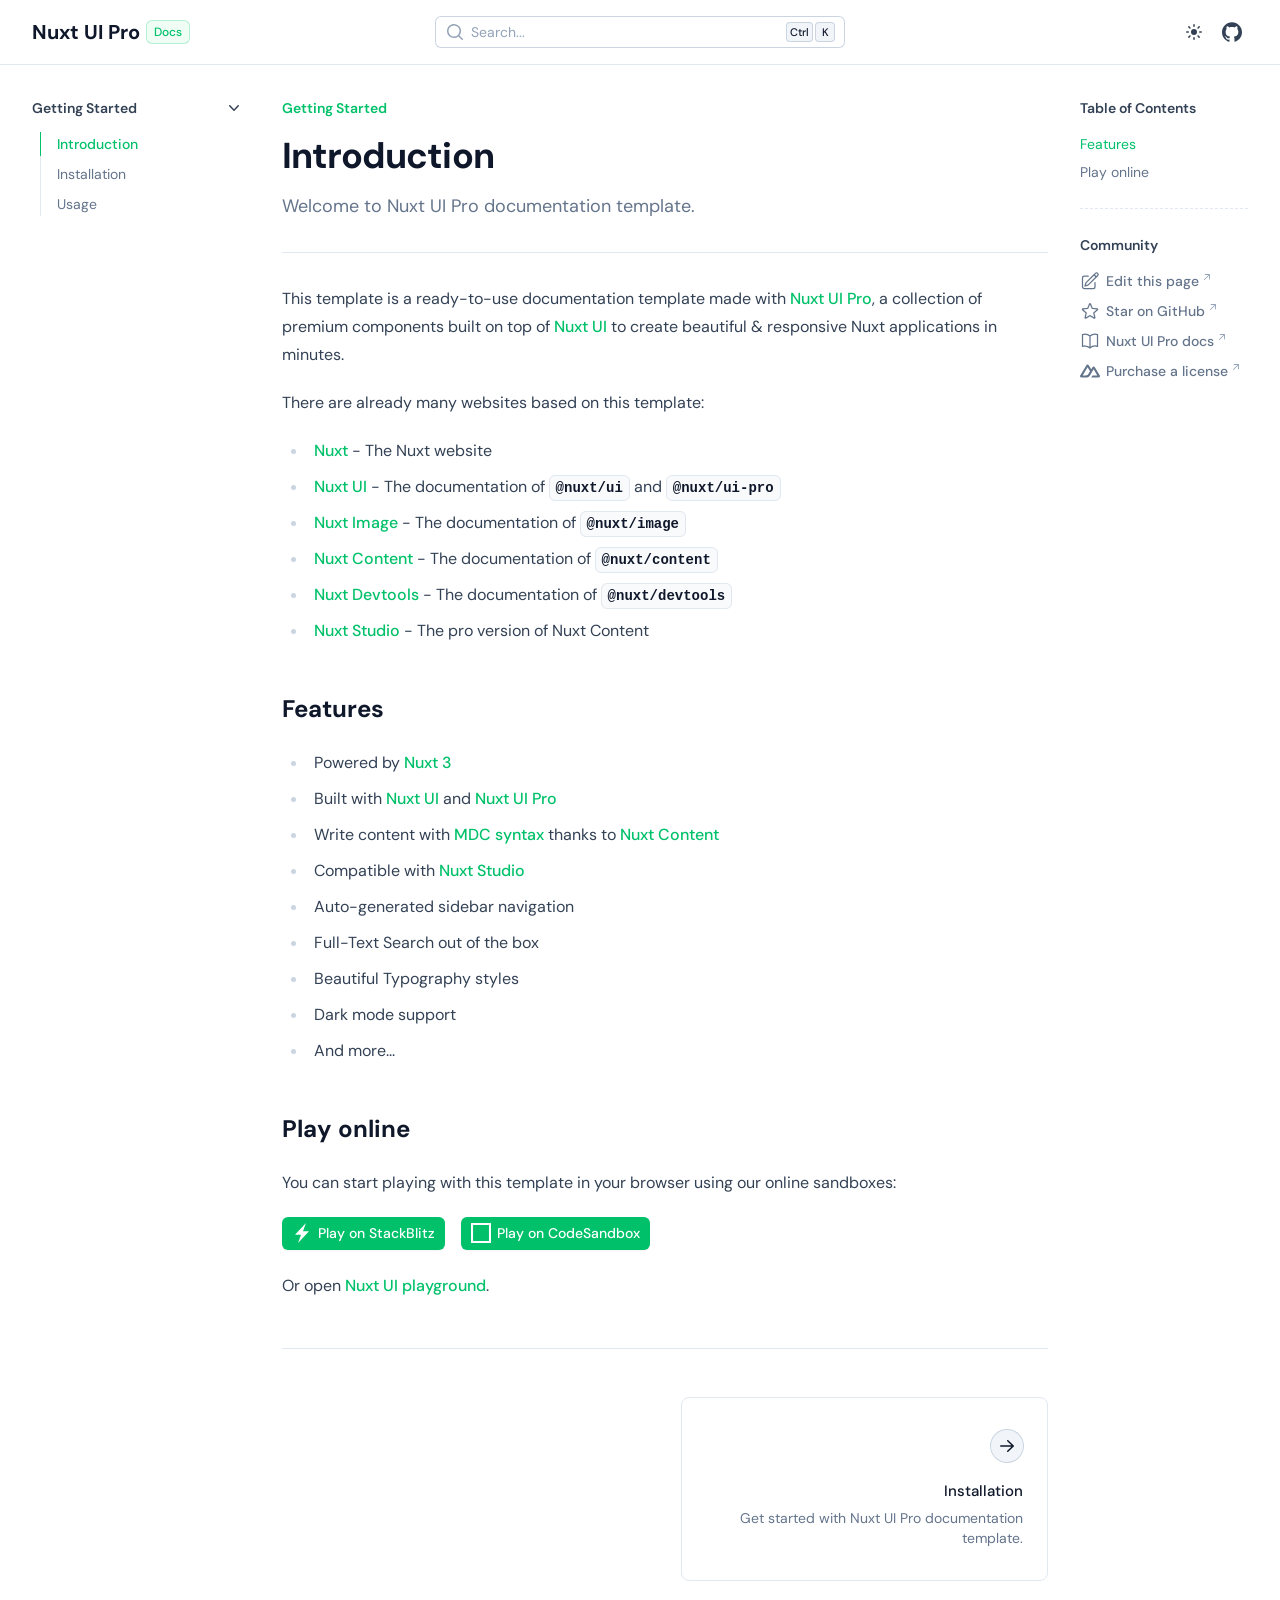
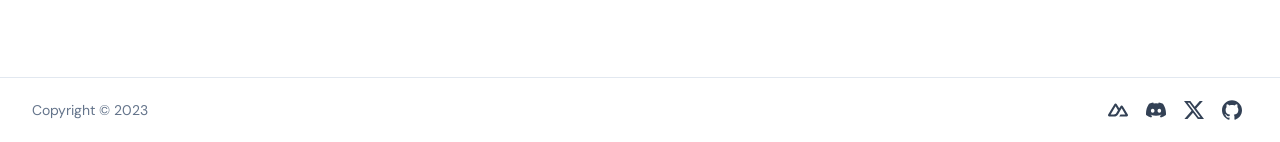
<file: getting-started/index.html>
<!DOCTYPE html>
<html  lang="en">
<head><meta charset="utf-8">
<meta name="viewport" content="width=device-width, initial-scale=1">
<style id="nuxt-ui-colors">:root {
--color-primary-50: 239 253 245;
--color-primary-100: 217 251 232;
--color-primary-200: 179 245 209;
--color-primary-300: 117 237 174;
--color-primary-400: 0 220 130;
--color-primary-500: 0 193 106;
--color-primary-600: 0 161 85;
--color-primary-700: 0 127 69;
--color-primary-800: 1 101 56;
--color-primary-900: 10 83 49;
--color-primary-950: 5 46 22;
--color-primary-DEFAULT: var(--color-primary-500);

--color-gray-50: 248 250 252;
--color-gray-100: 241 245 249;
--color-gray-200: 226 232 240;
--color-gray-300: 203 213 225;
--color-gray-400: 148 163 184;
--color-gray-500: 100 116 139;
--color-gray-600: 71 85 105;
--color-gray-700: 51 65 85;
--color-gray-800: 30 41 59;
--color-gray-900: 15 23 42;
--color-gray-950: 2 6 23;
}

.dark {
  --color-primary-DEFAULT: var(--color-primary-400);
}
</style>
<style id="nuxt-ui-variables">:root {
  --header-height: 4rem;

  --ui-background: 255 255 255;
--ui-foreground: var(--color-gray-700);
}

.dark {
  --ui-background: var(--color-gray-900);
--ui-foreground: var(--color-gray-200);
}</style>
<title>Introduction - Nuxt UI Pro - Docs template</title>
<meta property="og:image" content="http://localhost/getting-started/__og_image__/og.png">
<meta property="og:image:width" content="1200">
<meta property="og:image:height" content="630">
<meta property="og:image:type" content="image/png">
<meta name="twitter:card" content="summary_large_image">
<meta name="twitter:image:src" content="http://localhost/getting-started/__og_image__/og.png">
<meta name="twitter:image:width" content="1200">
<meta name="twitter:image:height" content="630">
<style>@font-face { font-family: "DM Sans fallback"; src: local("BlinkMacSystemFont"); size-adjust: 112.8589%; ascent-override: 87.8974%; descent-override: 27.4679%; line-gap-override: 0%; } @font-face { font-family: "DM Sans fallback"; src: local("Segoe UI"); size-adjust: 104.8865%; ascent-override: 94.5784%; descent-override: 29.5557%; line-gap-override: 0%; } @font-face { font-family: "DM Sans fallback"; src: local("Roboto"); size-adjust: 105.0024%; ascent-override: 94.474%; descent-override: 29.5231%; line-gap-override: 0%; } @font-face { font-family: "DM Sans fallback"; src: local("Helvetica Neue"); size-adjust: 103.8031%; ascent-override: 95.5655%; descent-override: 29.8642%; line-gap-override: 0%; } @font-face { font-family: "DM Sans fallback"; src: local("Arial"); size-adjust: 105.1186%; ascent-override: 94.3696%; descent-override: 29.4905%; line-gap-override: 0%; } @font-face { font-family: "DM Sans fallback"; src: local("Noto Sans"); size-adjust: 98.5138%; ascent-override: 100.6966%; descent-override: 31.4677%; line-gap-override: 0%; }  </style>
<link rel="icon" href="/favicon.ico">
<meta property="og:site_name" content="Nuxt UI Pro - Docs template">
<meta property="og:title" content="Introduction - Nuxt UI Pro - Docs template">
<meta name="description" content="Welcome to Nuxt UI Pro documentation template.">
<meta property="og:description" content="Welcome to Nuxt UI Pro documentation template.">
<link rel="preload" as="fetch" crossorigin="anonymous" href="/getting-started/_payload.json">
<style>/*! tailwindcss v3.3.5 | MIT License | https://tailwindcss.com*/*,:after,:before{border-color:rgb(var(--color-gray-200)/1);border-style:solid;border-width:0;box-sizing:border-box}:after,:before{--tw-content:""}html{-webkit-text-size-adjust:100%;font-feature-settings:normal;font-family:DM Sans,DM Sans fallback,ui-sans-serif,system-ui,-apple-system,BlinkMacSystemFont,Segoe UI,Roboto,Helvetica Neue,Arial,Noto Sans,sans-serif,Apple Color Emoji,Segoe UI Emoji,Segoe UI Symbol,Noto Color Emoji;font-variation-settings:normal;line-height:1.5;tab-size:4}body{line-height:inherit;margin:0}hr{border-top-width:1px;color:inherit;height:0}abbr:where([title]){-webkit-text-decoration:underline dotted;text-decoration:underline dotted}h1,h2,h3,h4,h5,h6{font-size:inherit;font-weight:inherit}a{color:inherit;text-decoration:inherit}b,strong{font-weight:bolder}code,kbd,pre,samp{font-family:ui-monospace,SFMono-Regular,Menlo,Monaco,Consolas,Liberation Mono,Courier New,monospace;font-size:1em}small{font-size:80%}sub,sup{font-size:75%;line-height:0;position:relative;vertical-align:baseline}sub{bottom:-.25em}sup{top:-.5em}table{border-collapse:collapse;border-color:inherit;text-indent:0}button,input,optgroup,select,textarea{font-feature-settings:inherit;color:inherit;font-family:inherit;font-size:100%;font-variation-settings:inherit;font-weight:inherit;line-height:inherit;margin:0;padding:0}button,select{text-transform:none}[type=button],[type=reset],[type=submit],button{-webkit-appearance:button;background-color:transparent;background-image:none}:-moz-focusring{outline:auto}:-moz-ui-invalid{box-shadow:none}progress{vertical-align:baseline}::-webkit-inner-spin-button,::-webkit-outer-spin-button{height:auto}[type=search]{-webkit-appearance:textfield;outline-offset:-2px}::-webkit-search-decoration{-webkit-appearance:none}::-webkit-file-upload-button{-webkit-appearance:button;font:inherit}summary{display:list-item}blockquote,dd,dl,figure,h1,h2,h3,h4,h5,h6,hr,p,pre{margin:0}fieldset{margin:0}fieldset,legend{padding:0}menu,ol,ul{list-style:none;margin:0;padding:0}dialog{padding:0}textarea{resize:vertical}input::placeholder,textarea::placeholder{color:rgb(var(--color-gray-400)/1);opacity:1}[role=button],button{cursor:pointer}:disabled{cursor:default}audio,canvas,embed,iframe,img,object,svg,video{display:block;vertical-align:middle}img,video{height:auto;max-width:100%}[hidden]{display:none}*,:after,:before{--tw-border-spacing-x:0;--tw-border-spacing-y:0;--tw-translate-x:0;--tw-translate-y:0;--tw-rotate:0;--tw-skew-x:0;--tw-skew-y:0;--tw-scale-x:1;--tw-scale-y:1;--tw-pan-x: ;--tw-pan-y: ;--tw-pinch-zoom: ;--tw-scroll-snap-strictness:proximity;--tw-gradient-from-position: ;--tw-gradient-via-position: ;--tw-gradient-to-position: ;--tw-ordinal: ;--tw-slashed-zero: ;--tw-numeric-figure: ;--tw-numeric-spacing: ;--tw-numeric-fraction: ;--tw-ring-inset: ;--tw-ring-offset-width:0px;--tw-ring-offset-color:#fff;--tw-ring-color:rgba(59,130,246,.5);--tw-ring-offset-shadow:0 0 #0000;--tw-ring-shadow:0 0 #0000;--tw-shadow:0 0 #0000;--tw-shadow-colored:0 0 #0000;--tw-blur: ;--tw-brightness: ;--tw-contrast: ;--tw-grayscale: ;--tw-hue-rotate: ;--tw-invert: ;--tw-saturate: ;--tw-sepia: ;--tw-drop-shadow: ;--tw-backdrop-blur: ;--tw-backdrop-brightness: ;--tw-backdrop-contrast: ;--tw-backdrop-grayscale: ;--tw-backdrop-hue-rotate: ;--tw-backdrop-invert: ;--tw-backdrop-opacity: ;--tw-backdrop-saturate: ;--tw-backdrop-sepia: }::backdrop{--tw-border-spacing-x:0;--tw-border-spacing-y:0;--tw-translate-x:0;--tw-translate-y:0;--tw-rotate:0;--tw-skew-x:0;--tw-skew-y:0;--tw-scale-x:1;--tw-scale-y:1;--tw-pan-x: ;--tw-pan-y: ;--tw-pinch-zoom: ;--tw-scroll-snap-strictness:proximity;--tw-gradient-from-position: ;--tw-gradient-via-position: ;--tw-gradient-to-position: ;--tw-ordinal: ;--tw-slashed-zero: ;--tw-numeric-figure: ;--tw-numeric-spacing: ;--tw-numeric-fraction: ;--tw-ring-inset: ;--tw-ring-offset-width:0px;--tw-ring-offset-color:#fff;--tw-ring-color:rgba(59,130,246,.5);--tw-ring-offset-shadow:0 0 #0000;--tw-ring-shadow:0 0 #0000;--tw-shadow:0 0 #0000;--tw-shadow-colored:0 0 #0000;--tw-blur: ;--tw-brightness: ;--tw-contrast: ;--tw-grayscale: ;--tw-hue-rotate: ;--tw-invert: ;--tw-saturate: ;--tw-sepia: ;--tw-drop-shadow: ;--tw-backdrop-blur: ;--tw-backdrop-brightness: ;--tw-backdrop-contrast: ;--tw-backdrop-grayscale: ;--tw-backdrop-hue-rotate: ;--tw-backdrop-invert: ;--tw-backdrop-opacity: ;--tw-backdrop-saturate: ;--tw-backdrop-sepia: }.container{width:100%}@media (min-width:640px){.container{max-width:640px}}@media (min-width:768px){.container{max-width:768px}}@media (min-width:1024px){.container{max-width:1024px}}@media (min-width:1280px){.container{max-width:1280px}}@media (min-width:1536px){.container{max-width:1536px}}.form-input,.form-multiselect,.form-select,.form-textarea{--tw-shadow:0 0 #0000;-webkit-appearance:none;appearance:none;background-color:#fff;border-color:rgb(var(--color-gray-500)/var(--tw-border-opacity,1));border-radius:0;border-width:1px;font-size:1rem;line-height:1.5rem;padding:.5rem .75rem}.form-input:focus,.form-multiselect:focus,.form-select:focus,.form-textarea:focus{--tw-ring-inset:var(--tw-empty,/*!*/ /*!*/);--tw-ring-offset-width:0px;--tw-ring-offset-color:#fff;--tw-ring-color:#2563eb;--tw-ring-offset-shadow:var(--tw-ring-inset) 0 0 0 var(--tw-ring-offset-width) var(--tw-ring-offset-color);--tw-ring-shadow:var(--tw-ring-inset) 0 0 0 calc(1px + var(--tw-ring-offset-width)) var(--tw-ring-color);border-color:#2563eb;box-shadow:/*!*/ /*!*/ 0 0 0 0 #fff,/*!*/ /*!*/ 0 0 0 1px #2563eb,var(--tw-shadow);box-shadow:var(--tw-ring-offset-shadow),var(--tw-ring-shadow),var(--tw-shadow);outline:2px solid transparent;outline-offset:2px}.form-input::placeholder,.form-textarea::placeholder{color:rgb(var(--color-gray-500)/1);color:rgb(var(--color-gray-500)/var(--tw-text-opacity,1));opacity:1}.form-input::-webkit-datetime-edit-fields-wrapper{padding:0}.form-input::-webkit-date-and-time-value{min-height:1.5em;text-align:inherit}.form-input::-webkit-datetime-edit{display:inline-flex}.form-input::-webkit-datetime-edit,.form-input::-webkit-datetime-edit-day-field,.form-input::-webkit-datetime-edit-hour-field,.form-input::-webkit-datetime-edit-meridiem-field,.form-input::-webkit-datetime-edit-millisecond-field,.form-input::-webkit-datetime-edit-minute-field,.form-input::-webkit-datetime-edit-month-field,.form-input::-webkit-datetime-edit-second-field,.form-input::-webkit-datetime-edit-year-field{padding-bottom:0;padding-top:0}.form-select{background-image:url("data:image/svg+xml;charset=utf-8,%3Csvg xmlns='http://www.w3.org/2000/svg' fill='none' viewBox='0 0 20 20'%3E%3Cpath stroke='rgb(var(--color-gray-500) / var(--tw-stroke-opacity, 1))' stroke-linecap='round' stroke-linejoin='round' stroke-width='1.5' d='m6 8 4 4 4-4'/%3E%3C/svg%3E");background-position:right .5rem center;background-repeat:no-repeat;background-size:1.5em 1.5em;padding-right:2.5rem;-webkit-print-color-adjust:exact;print-color-adjust:exact}.form-select:where([size]:not([size="1"])){background-image:none;background-position:0 0;background-repeat:unset;background-size:initial;padding-right:.75rem;-webkit-print-color-adjust:unset;print-color-adjust:unset}.form-checkbox,.form-radio{--tw-shadow:0 0 #0000;-webkit-appearance:none;appearance:none;background-color:#fff;background-origin:border-box;border-color:rgb(var(--color-gray-500)/var(--tw-border-opacity,1));border-width:1px;color:#2563eb;display:inline-block;flex-shrink:0;height:1rem;padding:0;-webkit-print-color-adjust:exact;print-color-adjust:exact;-webkit-user-select:none;user-select:none;vertical-align:middle;width:1rem}.form-checkbox{border-radius:0}.form-radio{border-radius:100%}.form-checkbox:focus,.form-radio:focus{--tw-ring-inset:var(--tw-empty,/*!*/ /*!*/);--tw-ring-offset-width:2px;--tw-ring-offset-color:#fff;--tw-ring-color:#2563eb;--tw-ring-offset-shadow:var(--tw-ring-inset) 0 0 0 var(--tw-ring-offset-width) var(--tw-ring-offset-color);--tw-ring-shadow:var(--tw-ring-inset) 0 0 0 calc(2px + var(--tw-ring-offset-width)) var(--tw-ring-color);box-shadow:/*!*/ /*!*/ 0 0 0 2px #fff,/*!*/ /*!*/ 0 0 0 4px #2563eb,var(--tw-shadow);box-shadow:var(--tw-ring-offset-shadow),var(--tw-ring-shadow),var(--tw-shadow);outline:2px solid transparent;outline-offset:2px}.form-checkbox:checked,.form-radio:checked{background-color:currentColor;background-position:50%;background-repeat:no-repeat;background-size:100% 100%;border-color:transparent}.form-checkbox:checked{background-image:url("data:image/svg+xml;charset=utf-8,%3Csvg xmlns='http://www.w3.org/2000/svg' fill='%23fff' viewBox='0 0 16 16'%3E%3Cpath d='M12.207 4.793a1 1 0 0 1 0 1.414l-5 5a1 1 0 0 1-1.414 0l-2-2a1 1 0 0 1 1.414-1.414L6.5 9.086l4.293-4.293a1 1 0 0 1 1.414 0z'/%3E%3C/svg%3E")}@media (forced-colors:active) {.form-checkbox:checked{-webkit-appearance:auto;appearance:auto}}.form-radio:checked{background-image:url("data:image/svg+xml;charset=utf-8,%3Csvg xmlns='http://www.w3.org/2000/svg' fill='%23fff' viewBox='0 0 16 16'%3E%3Ccircle cx='8' cy='8' r='3'/%3E%3C/svg%3E")}@media (forced-colors:active) {.form-radio:checked{-webkit-appearance:auto;appearance:auto}}.form-checkbox:checked:focus,.form-checkbox:checked:hover,.form-radio:checked:focus,.form-radio:checked:hover{background-color:currentColor;border-color:transparent}.form-checkbox:indeterminate{background-color:currentColor;background-image:url("data:image/svg+xml;charset=utf-8,%3Csvg xmlns='http://www.w3.org/2000/svg' fill='none' viewBox='0 0 16 16'%3E%3Cpath stroke='%23fff' stroke-linecap='round' stroke-linejoin='round' stroke-width='2' d='M4 8h8'/%3E%3C/svg%3E");background-position:50%;background-repeat:no-repeat;background-size:100% 100%;border-color:transparent}@media (forced-colors:active) {.form-checkbox:indeterminate{-webkit-appearance:auto;appearance:auto}}.form-checkbox:indeterminate:focus,.form-checkbox:indeterminate:hover{background-color:currentColor;border-color:transparent}.prose{color:var(--tw-prose-body);max-width:65ch}.prose :where(p):not(:where([class~=not-prose],[class~=not-prose] *)){margin-bottom:1.25em;margin-top:1.25em}.prose :where([class~=lead]):not(:where([class~=not-prose],[class~=not-prose] *)){color:var(--tw-prose-lead);font-size:1.25em;line-height:1.6;margin-bottom:1.2em;margin-top:1.2em}.prose :where(a):not(:where([class~=not-prose],[class~=not-prose] *)){border-bottom:1px solid transparent;color:var(--tw-prose-links);font-weight:500;text-decoration:none}.prose :where(strong):not(:where([class~=not-prose],[class~=not-prose] *)){color:var(--tw-prose-bold);font-weight:600}.prose :where(a strong):not(:where([class~=not-prose],[class~=not-prose] *)){color:inherit}.prose :where(blockquote strong):not(:where([class~=not-prose],[class~=not-prose] *)){color:inherit}.prose :where(thead th strong):not(:where([class~=not-prose],[class~=not-prose] *)){color:inherit}.prose :where(ol):not(:where([class~=not-prose],[class~=not-prose] *)){list-style-type:decimal;margin-bottom:1.25em;margin-top:1.25em;padding-left:1.625em}.prose :where(ol[type=A]):not(:where([class~=not-prose],[class~=not-prose] *)){list-style-type:upper-alpha}.prose :where(ol[type=a]):not(:where([class~=not-prose],[class~=not-prose] *)){list-style-type:lower-alpha}.prose :where(ol[type=A s]):not(:where([class~=not-prose],[class~=not-prose] *)){list-style-type:upper-alpha}.prose :where(ol[type=a s]):not(:where([class~=not-prose],[class~=not-prose] *)){list-style-type:lower-alpha}.prose :where(ol[type=I]):not(:where([class~=not-prose],[class~=not-prose] *)){list-style-type:upper-roman}.prose :where(ol[type=i]):not(:where([class~=not-prose],[class~=not-prose] *)){list-style-type:lower-roman}.prose :where(ol[type=I s]):not(:where([class~=not-prose],[class~=not-prose] *)){list-style-type:upper-roman}.prose :where(ol[type=i s]):not(:where([class~=not-prose],[class~=not-prose] *)){list-style-type:lower-roman}.prose :where(ol[type="1"]):not(:where([class~=not-prose],[class~=not-prose] *)){list-style-type:decimal}.prose :where(ul):not(:where([class~=not-prose],[class~=not-prose] *)){list-style-type:disc;margin-bottom:1.25em;margin-top:1.25em;padding-left:1.625em}.prose :where(ol>li):not(:where([class~=not-prose],[class~=not-prose] *))::marker{color:var(--tw-prose-counters);font-weight:400}.prose :where(ul>li):not(:where([class~=not-prose],[class~=not-prose] *))::marker{color:var(--tw-prose-bullets)}.prose :where(dt):not(:where([class~=not-prose],[class~=not-prose] *)){color:var(--tw-prose-headings);font-weight:600;margin-top:1.25em}.prose :where(hr):not(:where([class~=not-prose],[class~=not-prose] *)){border-color:var(--tw-prose-hr);border-top-width:1px;margin-bottom:3em;margin-top:3em}.prose :where(blockquote):not(:where([class~=not-prose],[class~=not-prose] *)){border-left-color:var(--tw-prose-quote-borders);border-left-width:.25rem;color:var(--tw-prose-quotes);font-style:italic;font-weight:500;margin-bottom:1.6em;margin-top:1.6em;padding-left:1em;quotes:"\201C""\201D""\2018""\2019"}.prose :where(h1):not(:where([class~=not-prose],[class~=not-prose] *)){color:var(--tw-prose-headings);font-size:2.25em;font-weight:800;line-height:1.1111111;margin-bottom:.8888889em;margin-top:0}.prose :where(h1 strong):not(:where([class~=not-prose],[class~=not-prose] *)){color:inherit;font-weight:900}.prose :where(h2):not(:where([class~=not-prose],[class~=not-prose] *)){color:var(--tw-prose-headings);font-size:1.5em;font-weight:700;line-height:1.3333333;margin-bottom:1em;margin-top:2em}.prose :where(h2 strong):not(:where([class~=not-prose],[class~=not-prose] *)){color:inherit;font-weight:800}.prose :where(h3):not(:where([class~=not-prose],[class~=not-prose] *)){color:var(--tw-prose-headings);font-size:1.25em;font-weight:600;line-height:1.6;margin-bottom:.6em;margin-top:1.6em}.prose :where(h3 strong):not(:where([class~=not-prose],[class~=not-prose] *)){color:inherit;font-weight:700}.prose :where(h4):not(:where([class~=not-prose],[class~=not-prose] *)){color:var(--tw-prose-headings);font-weight:600;line-height:1.5;margin-bottom:.5em;margin-top:1.5em}.prose :where(h4 strong):not(:where([class~=not-prose],[class~=not-prose] *)){color:inherit;font-weight:700}.prose :where(img):not(:where([class~=not-prose],[class~=not-prose] *)){margin-bottom:2em;margin-top:2em}.prose :where(picture):not(:where([class~=not-prose],[class~=not-prose] *)){display:block;margin-bottom:2em;margin-top:2em}.prose :where(kbd):not(:where([class~=not-prose],[class~=not-prose] *)){border-radius:.3125rem;box-shadow:0 0 0 1px rgb(var(--tw-prose-kbd-shadows)/10%),0 3px 0 rgb(var(--tw-prose-kbd-shadows)/10%);color:var(--tw-prose-kbd);font-family:inherit;font-size:.875em;font-weight:500;padding:.1875em .375em}.prose :where(code):not(:where([class~=not-prose],[class~=not-prose] *)){background-color:var(--tw-prose-pre-bg);border:1px solid var(--tw-prose-pre-border);border-radius:.375rem;color:var(--tw-prose-code);font-size:.875em;font-weight:600;padding:.25rem .375rem}.prose :where(a code):not(:where([class~=not-prose],[class~=not-prose] *)){border:1px dashed var(--tw-prose-pre-border);color:var(--tw-prose-code)}.prose :where(h1 code):not(:where([class~=not-prose],[class~=not-prose] *)){color:inherit}.prose :where(h2 code):not(:where([class~=not-prose],[class~=not-prose] *)){color:inherit;font-size:.875em}.prose :where(h3 code):not(:where([class~=not-prose],[class~=not-prose] *)){color:inherit;font-size:.9em}.prose :where(h4 code):not(:where([class~=not-prose],[class~=not-prose] *)){color:inherit}.prose :where(blockquote code):not(:where([class~=not-prose],[class~=not-prose] *)){color:inherit}.prose :where(thead th code):not(:where([class~=not-prose],[class~=not-prose] *)){color:inherit}.prose :where(pre):not(:where([class~=not-prose],[class~=not-prose] *)){background-color:var(--tw-prose-pre-bg)!important;border:1px solid var(--tw-prose-pre-border);border-radius:.375rem;color:var(--tw-prose-pre-code)!important;font-size:.875em;font-weight:400;line-height:1.7142857;margin-bottom:1.7142857em;margin-top:1.7142857em;overflow-x:auto;padding:.8571429em 1.1428571em;white-space:pre-wrap;word-break:break-word}.prose :where(pre code):not(:where([class~=not-prose],[class~=not-prose] *)){background-color:transparent;border-radius:0;border-width:0;color:inherit;font-family:inherit;font-size:inherit;font-weight:inherit;line-height:inherit;padding:0}.prose :where(pre code):not(:where([class~=not-prose],[class~=not-prose] *)):before{content:none}.prose :where(pre code):not(:where([class~=not-prose],[class~=not-prose] *)):after{content:none}.prose :where(table):not(:where([class~=not-prose],[class~=not-prose] *)){font-size:.875em;line-height:1.7142857;margin-bottom:2em;margin-top:2em;table-layout:auto;text-align:left;width:100%;word-break:break-all}.prose :where(thead):not(:where([class~=not-prose],[class~=not-prose] *)){border-bottom-color:var(--tw-prose-th-borders);border-bottom-width:1px}.prose :where(thead th):not(:where([class~=not-prose],[class~=not-prose] *)){color:var(--tw-prose-headings);font-weight:600;padding-bottom:.5714286em;padding-left:.5714286em;padding-right:.5714286em;vertical-align:bottom}.prose :where(tbody tr):not(:where([class~=not-prose],[class~=not-prose] *)){border-bottom-color:var(--tw-prose-td-borders);border-bottom-width:1px}.prose :where(tbody tr:last-child):not(:where([class~=not-prose],[class~=not-prose] *)){border-bottom-width:0}.prose :where(tbody td):not(:where([class~=not-prose],[class~=not-prose] *)){vertical-align:baseline}.prose :where(tfoot):not(:where([class~=not-prose],[class~=not-prose] *)){border-top-color:var(--tw-prose-th-borders);border-top-width:1px}.prose :where(tfoot td):not(:where([class~=not-prose],[class~=not-prose] *)){vertical-align:top}.prose :where(figure>*):not(:where([class~=not-prose],[class~=not-prose] *)){margin-bottom:0;margin-top:0}.prose :where(figcaption):not(:where([class~=not-prose],[class~=not-prose] *)){color:var(--tw-prose-captions);font-size:.875em;line-height:1.4285714;margin-top:.8571429em}.prose{--tw-prose-body:#374151;--tw-prose-headings:#111827;--tw-prose-lead:#4b5563;--tw-prose-links:#111827;--tw-prose-bold:#111827;--tw-prose-counters:#6b7280;--tw-prose-bullets:#d1d5db;--tw-prose-hr:#e5e7eb;--tw-prose-quotes:#111827;--tw-prose-quote-borders:#e5e7eb;--tw-prose-captions:#6b7280;--tw-prose-kbd:#111827;--tw-prose-kbd-shadows:17 24 39;--tw-prose-code:#111827;--tw-prose-pre-code:#e5e7eb;--tw-prose-pre-bg:#1f2937;--tw-prose-th-borders:#d1d5db;--tw-prose-td-borders:#e5e7eb;--tw-prose-invert-body:#d1d5db;--tw-prose-invert-headings:#fff;--tw-prose-invert-lead:#9ca3af;--tw-prose-invert-links:#fff;--tw-prose-invert-bold:#fff;--tw-prose-invert-counters:#9ca3af;--tw-prose-invert-bullets:#4b5563;--tw-prose-invert-hr:#374151;--tw-prose-invert-quotes:#f3f4f6;--tw-prose-invert-quote-borders:#374151;--tw-prose-invert-captions:#9ca3af;--tw-prose-invert-kbd:#fff;--tw-prose-invert-kbd-shadows:255 255 255;--tw-prose-invert-code:#fff;--tw-prose-invert-pre-code:#d1d5db;--tw-prose-invert-pre-bg:rgba(0,0,0,.5);--tw-prose-invert-th-borders:#4b5563;--tw-prose-invert-td-borders:#374151;font-size:1rem;line-height:1.75}.prose :where(picture>img):not(:where([class~=not-prose],[class~=not-prose] *)){margin-bottom:0;margin-top:0}.prose :where(video):not(:where([class~=not-prose],[class~=not-prose] *)){margin-bottom:2em;margin-top:2em}.prose :where(li):not(:where([class~=not-prose],[class~=not-prose] *)){margin-bottom:.5em;margin-top:.5em}.prose :where(ol>li):not(:where([class~=not-prose],[class~=not-prose] *)){padding-left:.375em}.prose :where(ul>li):not(:where([class~=not-prose],[class~=not-prose] *)){padding-left:.375em}.prose :where(.prose>ul>li p):not(:where([class~=not-prose],[class~=not-prose] *)){margin-bottom:.75em;margin-top:.75em}.prose :where(.prose>ul>li>:first-child):not(:where([class~=not-prose],[class~=not-prose] *)){margin-top:1.25em}.prose :where(.prose>ul>li>:last-child):not(:where([class~=not-prose],[class~=not-prose] *)){margin-bottom:1.25em}.prose :where(.prose>ol>li>:first-child):not(:where([class~=not-prose],[class~=not-prose] *)){margin-top:1.25em}.prose :where(.prose>ol>li>:last-child):not(:where([class~=not-prose],[class~=not-prose] *)){margin-bottom:1.25em}.prose :where(ul ul,ul ol,ol ul,ol ol):not(:where([class~=not-prose],[class~=not-prose] *)){margin-bottom:.75em;margin-top:.75em}.prose :where(dl):not(:where([class~=not-prose],[class~=not-prose] *)){margin-bottom:1.25em;margin-top:1.25em}.prose :where(dd):not(:where([class~=not-prose],[class~=not-prose] *)){margin-top:.5em;padding-left:1.625em}.prose :where(hr+*):not(:where([class~=not-prose],[class~=not-prose] *)){margin-top:0}.prose :where(h2+*):not(:where([class~=not-prose],[class~=not-prose] *)){margin-top:0}.prose :where(h3+*):not(:where([class~=not-prose],[class~=not-prose] *)){margin-top:0}.prose :where(h4+*):not(:where([class~=not-prose],[class~=not-prose] *)){margin-top:0}.prose :where(thead th:first-child):not(:where([class~=not-prose],[class~=not-prose] *)){padding-left:0}.prose :where(thead th:last-child):not(:where([class~=not-prose],[class~=not-prose] *)){padding-right:0}.prose :where(tbody td,tfoot td):not(:where([class~=not-prose],[class~=not-prose] *)){padding:.5714286em}.prose :where(tbody td:first-child,tfoot td:first-child):not(:where([class~=not-prose],[class~=not-prose] *)){padding-left:0}.prose :where(tbody td:last-child,tfoot td:last-child):not(:where([class~=not-prose],[class~=not-prose] *)){padding-right:0}.prose :where(figure):not(:where([class~=not-prose],[class~=not-prose] *)){margin-bottom:2em;margin-top:2em}.prose :where(.prose>:first-child):not(:where([class~=not-prose],[class~=not-prose] *)){margin-top:0}.prose :where(.prose>:last-child):not(:where([class~=not-prose],[class~=not-prose] *)){margin-bottom:0}.prose :where(h1,h2,h3,h4):not(:where([class~=not-prose],[class~=not-prose] *)){font-weight:700;scroll-margin-top:var(--scroll-mt)}.prose :where(h1 a,h2 a,h3 a,h4 a):not(:where([class~=not-prose],[class~=not-prose] *)){border-bottom:none!important;color:inherit;font-weight:inherit}.prose :where(a:hover):not(:where([class~=not-prose],[class~=not-prose] *)){border-color:var(--tw-prose-links)}.prose :where(a:has(>code)):not(:where([class~=not-prose],[class~=not-prose] *)){border-color:transparent!important}.prose :where(a:hover code):not(:where([class~=not-prose],[class~=not-prose] *)){border-color:var(--tw-prose-links);color:var(--tw-prose-links)}.prose :where(input[type=checkbox]):not(:where([class~=not-prose],[class~=not-prose] *)){border-color:rgb(var(--color-gray-300));border-radius:.25rem;color:rgb(var(--color-primary-500));height:1rem;margin-bottom:0!important;margin-top:-3.5px!important;width:1rem}.prose :where(input[type=checkbox]):not(:where([class~=not-prose],[class~=not-prose] *)):focus{--tw-ring-offset-width:0}.prose :where(input[type=checkbox]:checked):not(:where([class~=not-prose],[class~=not-prose] *)){border-color:rgb(var(--color-primary-500))}.prose :where(input[type=checkbox]:disabled):not(:where([class~=not-prose],[class~=not-prose] *)){cursor:not-allowed;opacity:.5}.prose :where(ul.contains-task-list):not(:where([class~=not-prose],[class~=not-prose] *)){margin-left:-1.625em}.prose :where(ul ul):not(:where([class~=not-prose],[class~=not-prose] *)){padding-left:1.5rem}.prose :where(ul ol):not(:where([class~=not-prose],[class~=not-prose] *)){padding-left:1.5rem}.prose :where(ul>li.task-list-item):not(:where([class~=not-prose],[class~=not-prose] *)){padding-left:0!important}.prose :where(ul>li.task-list-item input):not(:where([class~=not-prose],[class~=not-prose] *)){margin-right:7px}.prose :where(ul>li.task-list-item>ul.contains-task-list):not(:where([class~=not-prose],[class~=not-prose] *)){margin-left:0}.prose :where(ul>li.task-list-item a):not(:where([class~=not-prose],[class~=not-prose] *)){margin-bottom:0}.prose :where(ul>li.task-list-item):not(:where([class~=not-prose],[class~=not-prose] *))::marker{content:none}.prose :where(ul>li>p):not(:where([class~=not-prose],[class~=not-prose] *)){margin:0}.prose :where(ul>li>span.issue-badge,p>span.issue-badge):not(:where([class~=not-prose],[class~=not-prose] *)){margin:0!important;vertical-align:text-top}.prose :where(ul>li>button):not(:where([class~=not-prose],[class~=not-prose] *)){vertical-align:baseline!important}.prose-primary{--tw-prose-body:rgb(var(--color-gray-700));--tw-prose-headings:rgb(var(--color-gray-900));--tw-prose-lead:rgb(var(--color-gray-600));--tw-prose-links:rgb(var(--color-primary-500));--tw-prose-bold:rgb(var(--color-gray-900));--tw-prose-counters:rgb(var(--color-gray-500));--tw-prose-bullets:rgb(var(--color-gray-300));--tw-prose-hr:rgb(var(--color-gray-200));--tw-prose-quotes:rgb(var(--color-gray-900));--tw-prose-quote-borders:rgb(var(--color-gray-200));--tw-prose-captions:rgb(var(--color-gray-500));--tw-prose-code:rgb(var(--color-gray-900));--tw-prose-pre-code:rgb(var(--color-gray-900));--tw-prose-pre-bg:rgb(var(--color-gray-50));--tw-prose-pre-border:rgb(var(--color-gray-200));--tw-prose-th-borders:rgb(var(--color-gray-300));--tw-prose-td-borders:rgb(var(--color-gray-200));--tw-prose-invert-body:rgb(var(--color-gray-200));--tw-prose-invert-headings:#fff;--tw-prose-invert-lead:rgb(var(--color-gray-400));--tw-prose-invert-links:rgb(var(--color-primary-400));--tw-prose-invert-bold:#fff;--tw-prose-invert-counters:rgb(var(--color-gray-400));--tw-prose-invert-bullets:rgb(var(--color-gray-600));--tw-prose-invert-hr:rgb(var(--color-gray-800));--tw-prose-invert-quotes:rgb(var(--color-gray-100));--tw-prose-invert-quote-borders:rgb(var(--color-gray-700));--tw-prose-invert-captions:rgb(var(--color-gray-400));--tw-prose-invert-code:#fff;--tw-prose-invert-pre-code:#fff;--tw-prose-invert-pre-bg:rgb(var(--color-gray-800));--tw-prose-invert-pre-border:rgb(var(--color-gray-700));--tw-prose-invert-th-borders:rgb(var(--color-gray-700));--tw-prose-invert-td-borders:rgb(var(--color-gray-800))}.i-heroicons-arrow-left-20-solid{--svg:url("data:image/svg+xml;charset=utf-8,%3Csvg xmlns='http://www.w3.org/2000/svg' width='20' height='20'%3E%3Cpath fill-rule='evenodd' d='M17 10a.75.75 0 0 1-.75.75H5.612l4.158 3.96a.75.75 0 1 1-1.04 1.08l-5.5-5.25a.75.75 0 0 1 0-1.08l5.5-5.25a.75.75 0 1 1 1.04 1.08L5.612 9.25H16.25A.75.75 0 0 1 17 10Z' clip-rule='evenodd'/%3E%3C/svg%3E");-webkit-mask-image:url("data:image/svg+xml;charset=utf-8,%3Csvg xmlns='http://www.w3.org/2000/svg' width='20' height='20'%3E%3Cpath fill-rule='evenodd' d='M17 10a.75.75 0 0 1-.75.75H5.612l4.158 3.96a.75.75 0 1 1-1.04 1.08l-5.5-5.25a.75.75 0 0 1 0-1.08l5.5-5.25a.75.75 0 1 1 1.04 1.08L5.612 9.25H16.25A.75.75 0 0 1 17 10Z' clip-rule='evenodd'/%3E%3C/svg%3E");-webkit-mask-image:var(--svg);mask-image:url("data:image/svg+xml;charset=utf-8,%3Csvg xmlns='http://www.w3.org/2000/svg' width='20' height='20'%3E%3Cpath fill-rule='evenodd' d='M17 10a.75.75 0 0 1-.75.75H5.612l4.158 3.96a.75.75 0 1 1-1.04 1.08l-5.5-5.25a.75.75 0 0 1 0-1.08l5.5-5.25a.75.75 0 1 1 1.04 1.08L5.612 9.25H16.25A.75.75 0 0 1 17 10Z' clip-rule='evenodd'/%3E%3C/svg%3E");mask-image:var(--svg)}.i-heroicons-arrow-left-20-solid,.i-heroicons-arrow-path-20-solid{background-color:currentColor;display:inline-block;height:1em;-webkit-mask-repeat:no-repeat;mask-repeat:no-repeat;-webkit-mask-size:100% 100%;mask-size:100% 100%;width:1em}.i-heroicons-arrow-path-20-solid{--svg:url("data:image/svg+xml;charset=utf-8,%3Csvg xmlns='http://www.w3.org/2000/svg' width='20' height='20'%3E%3Cpath fill-rule='evenodd' d='M15.312 11.424a5.5 5.5 0 0 1-9.201 2.466l-.312-.311h2.433a.75.75 0 0 0 0-1.5H3.989a.75.75 0 0 0-.75.75v4.242a.75.75 0 0 0 1.5 0v-2.43l.31.31a7 7 0 0 0 11.712-3.138.75.75 0 0 0-1.449-.39Zm1.23-3.723a.75.75 0 0 0 .219-.53V2.929a.75.75 0 0 0-1.5 0V5.36l-.31-.31A7 7 0 0 0 3.239 8.188a.75.75 0 1 0 1.448.389A5.5 5.5 0 0 1 13.89 6.11l.311.31h-2.432a.75.75 0 0 0 0 1.5h4.243a.75.75 0 0 0 .53-.219Z' clip-rule='evenodd'/%3E%3C/svg%3E");-webkit-mask-image:url("data:image/svg+xml;charset=utf-8,%3Csvg xmlns='http://www.w3.org/2000/svg' width='20' height='20'%3E%3Cpath fill-rule='evenodd' d='M15.312 11.424a5.5 5.5 0 0 1-9.201 2.466l-.312-.311h2.433a.75.75 0 0 0 0-1.5H3.989a.75.75 0 0 0-.75.75v4.242a.75.75 0 0 0 1.5 0v-2.43l.31.31a7 7 0 0 0 11.712-3.138.75.75 0 0 0-1.449-.39Zm1.23-3.723a.75.75 0 0 0 .219-.53V2.929a.75.75 0 0 0-1.5 0V5.36l-.31-.31A7 7 0 0 0 3.239 8.188a.75.75 0 1 0 1.448.389A5.5 5.5 0 0 1 13.89 6.11l.311.31h-2.432a.75.75 0 0 0 0 1.5h4.243a.75.75 0 0 0 .53-.219Z' clip-rule='evenodd'/%3E%3C/svg%3E");-webkit-mask-image:var(--svg);mask-image:url("data:image/svg+xml;charset=utf-8,%3Csvg xmlns='http://www.w3.org/2000/svg' width='20' height='20'%3E%3Cpath fill-rule='evenodd' d='M15.312 11.424a5.5 5.5 0 0 1-9.201 2.466l-.312-.311h2.433a.75.75 0 0 0 0-1.5H3.989a.75.75 0 0 0-.75.75v4.242a.75.75 0 0 0 1.5 0v-2.43l.31.31a7 7 0 0 0 11.712-3.138.75.75 0 0 0-1.449-.39Zm1.23-3.723a.75.75 0 0 0 .219-.53V2.929a.75.75 0 0 0-1.5 0V5.36l-.31-.31A7 7 0 0 0 3.239 8.188a.75.75 0 1 0 1.448.389A5.5 5.5 0 0 1 13.89 6.11l.311.31h-2.432a.75.75 0 0 0 0 1.5h4.243a.75.75 0 0 0 .53-.219Z' clip-rule='evenodd'/%3E%3C/svg%3E");mask-image:var(--svg)}.i-heroicons-arrow-right-20-solid{--svg:url("data:image/svg+xml;charset=utf-8,%3Csvg xmlns='http://www.w3.org/2000/svg' width='20' height='20'%3E%3Cpath fill-rule='evenodd' d='M3 10a.75.75 0 0 1 .75-.75h10.638L10.23 5.29a.75.75 0 1 1 1.04-1.08l5.5 5.25a.75.75 0 0 1 0 1.08l-5.5 5.25a.75.75 0 1 1-1.04-1.08l4.158-3.96H3.75A.75.75 0 0 1 3 10Z' clip-rule='evenodd'/%3E%3C/svg%3E");-webkit-mask-image:url("data:image/svg+xml;charset=utf-8,%3Csvg xmlns='http://www.w3.org/2000/svg' width='20' height='20'%3E%3Cpath fill-rule='evenodd' d='M3 10a.75.75 0 0 1 .75-.75h10.638L10.23 5.29a.75.75 0 1 1 1.04-1.08l5.5 5.25a.75.75 0 0 1 0 1.08l-5.5 5.25a.75.75 0 1 1-1.04-1.08l4.158-3.96H3.75A.75.75 0 0 1 3 10Z' clip-rule='evenodd'/%3E%3C/svg%3E");-webkit-mask-image:var(--svg);mask-image:url("data:image/svg+xml;charset=utf-8,%3Csvg xmlns='http://www.w3.org/2000/svg' width='20' height='20'%3E%3Cpath fill-rule='evenodd' d='M3 10a.75.75 0 0 1 .75-.75h10.638L10.23 5.29a.75.75 0 1 1 1.04-1.08l5.5 5.25a.75.75 0 0 1 0 1.08l-5.5 5.25a.75.75 0 1 1-1.04-1.08l4.158-3.96H3.75A.75.75 0 0 1 3 10Z' clip-rule='evenodd'/%3E%3C/svg%3E");mask-image:var(--svg)}.i-heroicons-arrow-right-20-solid,.i-heroicons-arrow-up-right-20-solid{background-color:currentColor;display:inline-block;height:1em;-webkit-mask-repeat:no-repeat;mask-repeat:no-repeat;-webkit-mask-size:100% 100%;mask-size:100% 100%;width:1em}.i-heroicons-arrow-up-right-20-solid{--svg:url("data:image/svg+xml;charset=utf-8,%3Csvg xmlns='http://www.w3.org/2000/svg' width='20' height='20'%3E%3Cpath fill-rule='evenodd' d='M5.22 14.78a.75.75 0 0 0 1.06 0l7.22-7.22v5.69a.75.75 0 0 0 1.5 0v-7.5a.75.75 0 0 0-.75-.75h-7.5a.75.75 0 0 0 0 1.5h5.69l-7.22 7.22a.75.75 0 0 0 0 1.06Z' clip-rule='evenodd'/%3E%3C/svg%3E");-webkit-mask-image:url("data:image/svg+xml;charset=utf-8,%3Csvg xmlns='http://www.w3.org/2000/svg' width='20' height='20'%3E%3Cpath fill-rule='evenodd' d='M5.22 14.78a.75.75 0 0 0 1.06 0l7.22-7.22v5.69a.75.75 0 0 0 1.5 0v-7.5a.75.75 0 0 0-.75-.75h-7.5a.75.75 0 0 0 0 1.5h5.69l-7.22 7.22a.75.75 0 0 0 0 1.06Z' clip-rule='evenodd'/%3E%3C/svg%3E");-webkit-mask-image:var(--svg);mask-image:url("data:image/svg+xml;charset=utf-8,%3Csvg xmlns='http://www.w3.org/2000/svg' width='20' height='20'%3E%3Cpath fill-rule='evenodd' d='M5.22 14.78a.75.75 0 0 0 1.06 0l7.22-7.22v5.69a.75.75 0 0 0 1.5 0v-7.5a.75.75 0 0 0-.75-.75h-7.5a.75.75 0 0 0 0 1.5h5.69l-7.22 7.22a.75.75 0 0 0 0 1.06Z' clip-rule='evenodd'/%3E%3C/svg%3E");mask-image:var(--svg)}.i-heroicons-arrows-up-down-20-solid{--svg:url("data:image/svg+xml;charset=utf-8,%3Csvg xmlns='http://www.w3.org/2000/svg' width='20' height='20'%3E%3Cpath fill-rule='evenodd' d='M2.24 6.8a.75.75 0 0 0 1.06-.04l1.95-2.1v8.59a.75.75 0 0 0 1.5 0V4.66l1.95 2.1a.75.75 0 1 0 1.1-1.02l-3.25-3.5a.75.75 0 0 0-1.1 0L2.2 5.74a.75.75 0 0 0 .04 1.06Zm8 6.4a.75.75 0 0 0-.04 1.06l3.25 3.5a.75.75 0 0 0 1.1 0l3.25-3.5a.75.75 0 1 0-1.1-1.02l-1.95 2.1V6.75a.75.75 0 0 0-1.5 0v8.59l-1.95-2.1a.75.75 0 0 0-1.06-.04Z' clip-rule='evenodd'/%3E%3C/svg%3E");-webkit-mask-image:url("data:image/svg+xml;charset=utf-8,%3Csvg xmlns='http://www.w3.org/2000/svg' width='20' height='20'%3E%3Cpath fill-rule='evenodd' d='M2.24 6.8a.75.75 0 0 0 1.06-.04l1.95-2.1v8.59a.75.75 0 0 0 1.5 0V4.66l1.95 2.1a.75.75 0 1 0 1.1-1.02l-3.25-3.5a.75.75 0 0 0-1.1 0L2.2 5.74a.75.75 0 0 0 .04 1.06Zm8 6.4a.75.75 0 0 0-.04 1.06l3.25 3.5a.75.75 0 0 0 1.1 0l3.25-3.5a.75.75 0 1 0-1.1-1.02l-1.95 2.1V6.75a.75.75 0 0 0-1.5 0v8.59l-1.95-2.1a.75.75 0 0 0-1.06-.04Z' clip-rule='evenodd'/%3E%3C/svg%3E");-webkit-mask-image:var(--svg);mask-image:url("data:image/svg+xml;charset=utf-8,%3Csvg xmlns='http://www.w3.org/2000/svg' width='20' height='20'%3E%3Cpath fill-rule='evenodd' d='M2.24 6.8a.75.75 0 0 0 1.06-.04l1.95-2.1v8.59a.75.75 0 0 0 1.5 0V4.66l1.95 2.1a.75.75 0 1 0 1.1-1.02l-3.25-3.5a.75.75 0 0 0-1.1 0L2.2 5.74a.75.75 0 0 0 .04 1.06Zm8 6.4a.75.75 0 0 0-.04 1.06l3.25 3.5a.75.75 0 0 0 1.1 0l3.25-3.5a.75.75 0 1 0-1.1-1.02l-1.95 2.1V6.75a.75.75 0 0 0-1.5 0v8.59l-1.95-2.1a.75.75 0 0 0-1.06-.04Z' clip-rule='evenodd'/%3E%3C/svg%3E");mask-image:var(--svg)}.i-heroicons-arrows-up-down-20-solid,.i-heroicons-bars-3{background-color:currentColor;display:inline-block;height:1em;-webkit-mask-repeat:no-repeat;mask-repeat:no-repeat;-webkit-mask-size:100% 100%;mask-size:100% 100%;width:1em}.i-heroicons-bars-3{--svg:url("data:image/svg+xml;charset=utf-8,%3Csvg xmlns='http://www.w3.org/2000/svg' width='24' height='24'%3E%3Cpath fill='none' stroke='%23000' stroke-linecap='round' stroke-linejoin='round' stroke-width='1.5' d='M3.75 6.75h16.5M3.75 12h16.5m-16.5 5.25h16.5'/%3E%3C/svg%3E");-webkit-mask-image:url("data:image/svg+xml;charset=utf-8,%3Csvg xmlns='http://www.w3.org/2000/svg' width='24' height='24'%3E%3Cpath fill='none' stroke='%23000' stroke-linecap='round' stroke-linejoin='round' stroke-width='1.5' d='M3.75 6.75h16.5M3.75 12h16.5m-16.5 5.25h16.5'/%3E%3C/svg%3E");-webkit-mask-image:var(--svg);mask-image:url("data:image/svg+xml;charset=utf-8,%3Csvg xmlns='http://www.w3.org/2000/svg' width='24' height='24'%3E%3Cpath fill='none' stroke='%23000' stroke-linecap='round' stroke-linejoin='round' stroke-width='1.5' d='M3.75 6.75h16.5M3.75 12h16.5m-16.5 5.25h16.5'/%3E%3C/svg%3E");mask-image:var(--svg)}.i-heroicons-bars-arrow-down-20-solid{--svg:url("data:image/svg+xml;charset=utf-8,%3Csvg xmlns='http://www.w3.org/2000/svg' width='20' height='20'%3E%3Cpath fill-rule='evenodd' d='M2 3.75A.75.75 0 0 1 2.75 3h11.5a.75.75 0 0 1 0 1.5H2.75A.75.75 0 0 1 2 3.75ZM2 7.5a.75.75 0 0 1 .75-.75h7.508a.75.75 0 0 1 0 1.5H2.75A.75.75 0 0 1 2 7.5ZM14 7a.75.75 0 0 1 .75.75v6.59l1.95-2.1a.75.75 0 1 1 1.1 1.02l-3.25 3.5a.75.75 0 0 1-1.1 0l-3.25-3.5a.75.75 0 1 1 1.1-1.02l1.95 2.1V7.75A.75.75 0 0 1 14 7ZM2 11.25a.75.75 0 0 1 .75-.75h4.562a.75.75 0 0 1 0 1.5H2.75a.75.75 0 0 1-.75-.75Z' clip-rule='evenodd'/%3E%3C/svg%3E");-webkit-mask-image:url("data:image/svg+xml;charset=utf-8,%3Csvg xmlns='http://www.w3.org/2000/svg' width='20' height='20'%3E%3Cpath fill-rule='evenodd' d='M2 3.75A.75.75 0 0 1 2.75 3h11.5a.75.75 0 0 1 0 1.5H2.75A.75.75 0 0 1 2 3.75ZM2 7.5a.75.75 0 0 1 .75-.75h7.508a.75.75 0 0 1 0 1.5H2.75A.75.75 0 0 1 2 7.5ZM14 7a.75.75 0 0 1 .75.75v6.59l1.95-2.1a.75.75 0 1 1 1.1 1.02l-3.25 3.5a.75.75 0 0 1-1.1 0l-3.25-3.5a.75.75 0 1 1 1.1-1.02l1.95 2.1V7.75A.75.75 0 0 1 14 7ZM2 11.25a.75.75 0 0 1 .75-.75h4.562a.75.75 0 0 1 0 1.5H2.75a.75.75 0 0 1-.75-.75Z' clip-rule='evenodd'/%3E%3C/svg%3E");-webkit-mask-image:var(--svg);mask-image:url("data:image/svg+xml;charset=utf-8,%3Csvg xmlns='http://www.w3.org/2000/svg' width='20' height='20'%3E%3Cpath fill-rule='evenodd' d='M2 3.75A.75.75 0 0 1 2.75 3h11.5a.75.75 0 0 1 0 1.5H2.75A.75.75 0 0 1 2 3.75ZM2 7.5a.75.75 0 0 1 .75-.75h7.508a.75.75 0 0 1 0 1.5H2.75A.75.75 0 0 1 2 7.5ZM14 7a.75.75 0 0 1 .75.75v6.59l1.95-2.1a.75.75 0 1 1 1.1 1.02l-3.25 3.5a.75.75 0 0 1-1.1 0l-3.25-3.5a.75.75 0 1 1 1.1-1.02l1.95 2.1V7.75A.75.75 0 0 1 14 7ZM2 11.25a.75.75 0 0 1 .75-.75h4.562a.75.75 0 0 1 0 1.5H2.75a.75.75 0 0 1-.75-.75Z' clip-rule='evenodd'/%3E%3C/svg%3E");mask-image:var(--svg)}.i-heroicons-bars-arrow-down-20-solid,.i-heroicons-bars-arrow-up-20-solid{background-color:currentColor;display:inline-block;height:1em;-webkit-mask-repeat:no-repeat;mask-repeat:no-repeat;-webkit-mask-size:100% 100%;mask-size:100% 100%;width:1em}.i-heroicons-bars-arrow-up-20-solid{--svg:url("data:image/svg+xml;charset=utf-8,%3Csvg xmlns='http://www.w3.org/2000/svg' width='20' height='20'%3E%3Cpath fill-rule='evenodd' d='M2 3.75A.75.75 0 0 1 2.75 3h11.5a.75.75 0 0 1 0 1.5H2.75A.75.75 0 0 1 2 3.75ZM2 7.5a.75.75 0 0 1 .75-.75h6.365a.75.75 0 0 1 0 1.5H2.75A.75.75 0 0 1 2 7.5ZM14 7a.75.75 0 0 1 .55.24l3.25 3.5a.75.75 0 1 1-1.1 1.02l-1.95-2.1v6.59a.75.75 0 0 1-1.5 0V9.66l-1.95 2.1a.75.75 0 1 1-1.1-1.02l3.25-3.5A.75.75 0 0 1 14 7ZM2 11.25a.75.75 0 0 1 .75-.75H7A.75.75 0 0 1 7 12H2.75a.75.75 0 0 1-.75-.75Z' clip-rule='evenodd'/%3E%3C/svg%3E");-webkit-mask-image:url("data:image/svg+xml;charset=utf-8,%3Csvg xmlns='http://www.w3.org/2000/svg' width='20' height='20'%3E%3Cpath fill-rule='evenodd' d='M2 3.75A.75.75 0 0 1 2.75 3h11.5a.75.75 0 0 1 0 1.5H2.75A.75.75 0 0 1 2 3.75ZM2 7.5a.75.75 0 0 1 .75-.75h6.365a.75.75 0 0 1 0 1.5H2.75A.75.75 0 0 1 2 7.5ZM14 7a.75.75 0 0 1 .55.24l3.25 3.5a.75.75 0 1 1-1.1 1.02l-1.95-2.1v6.59a.75.75 0 0 1-1.5 0V9.66l-1.95 2.1a.75.75 0 1 1-1.1-1.02l3.25-3.5A.75.75 0 0 1 14 7ZM2 11.25a.75.75 0 0 1 .75-.75H7A.75.75 0 0 1 7 12H2.75a.75.75 0 0 1-.75-.75Z' clip-rule='evenodd'/%3E%3C/svg%3E");-webkit-mask-image:var(--svg);mask-image:url("data:image/svg+xml;charset=utf-8,%3Csvg xmlns='http://www.w3.org/2000/svg' width='20' height='20'%3E%3Cpath fill-rule='evenodd' d='M2 3.75A.75.75 0 0 1 2.75 3h11.5a.75.75 0 0 1 0 1.5H2.75A.75.75 0 0 1 2 3.75ZM2 7.5a.75.75 0 0 1 .75-.75h6.365a.75.75 0 0 1 0 1.5H2.75A.75.75 0 0 1 2 7.5ZM14 7a.75.75 0 0 1 .55.24l3.25 3.5a.75.75 0 1 1-1.1 1.02l-1.95-2.1v6.59a.75.75 0 0 1-1.5 0V9.66l-1.95 2.1a.75.75 0 1 1-1.1-1.02l3.25-3.5A.75.75 0 0 1 14 7ZM2 11.25a.75.75 0 0 1 .75-.75H7A.75.75 0 0 1 7 12H2.75a.75.75 0 0 1-.75-.75Z' clip-rule='evenodd'/%3E%3C/svg%3E");mask-image:var(--svg)}.i-heroicons-book-open{--svg:url("data:image/svg+xml;charset=utf-8,%3Csvg xmlns='http://www.w3.org/2000/svg' width='24' height='24'%3E%3Cpath fill='none' stroke='%23000' stroke-linecap='round' stroke-linejoin='round' stroke-width='1.5' d='M12 6.042A8.967 8.967 0 0 0 6 3.75c-1.052 0-2.062.18-3 .512v14.25A8.987 8.987 0 0 1 6 18c2.305 0 4.408.867 6 2.292m0-14.25a8.966 8.966 0 0 1 6-2.292c1.052 0 2.062.18 3 .512v14.25A8.987 8.987 0 0 0 18 18a8.967 8.967 0 0 0-6 2.292m0-14.25v14.25'/%3E%3C/svg%3E");-webkit-mask-image:url("data:image/svg+xml;charset=utf-8,%3Csvg xmlns='http://www.w3.org/2000/svg' width='24' height='24'%3E%3Cpath fill='none' stroke='%23000' stroke-linecap='round' stroke-linejoin='round' stroke-width='1.5' d='M12 6.042A8.967 8.967 0 0 0 6 3.75c-1.052 0-2.062.18-3 .512v14.25A8.987 8.987 0 0 1 6 18c2.305 0 4.408.867 6 2.292m0-14.25a8.966 8.966 0 0 1 6-2.292c1.052 0 2.062.18 3 .512v14.25A8.987 8.987 0 0 0 18 18a8.967 8.967 0 0 0-6 2.292m0-14.25v14.25'/%3E%3C/svg%3E");-webkit-mask-image:var(--svg);mask-image:url("data:image/svg+xml;charset=utf-8,%3Csvg xmlns='http://www.w3.org/2000/svg' width='24' height='24'%3E%3Cpath fill='none' stroke='%23000' stroke-linecap='round' stroke-linejoin='round' stroke-width='1.5' d='M12 6.042A8.967 8.967 0 0 0 6 3.75c-1.052 0-2.062.18-3 .512v14.25A8.987 8.987 0 0 1 6 18c2.305 0 4.408.867 6 2.292m0-14.25a8.966 8.966 0 0 1 6-2.292c1.052 0 2.062.18 3 .512v14.25A8.987 8.987 0 0 0 18 18a8.967 8.967 0 0 0-6 2.292m0-14.25v14.25'/%3E%3C/svg%3E");mask-image:var(--svg)}.i-heroicons-book-open,.i-heroicons-check{background-color:currentColor;display:inline-block;height:1em;-webkit-mask-repeat:no-repeat;mask-repeat:no-repeat;-webkit-mask-size:100% 100%;mask-size:100% 100%;width:1em}.i-heroicons-check{--svg:url("data:image/svg+xml;charset=utf-8,%3Csvg xmlns='http://www.w3.org/2000/svg' width='24' height='24'%3E%3Cpath fill='none' stroke='%23000' stroke-linecap='round' stroke-linejoin='round' stroke-width='1.5' d='m4.5 12.75 6 6 9-13.5'/%3E%3C/svg%3E");-webkit-mask-image:url("data:image/svg+xml;charset=utf-8,%3Csvg xmlns='http://www.w3.org/2000/svg' width='24' height='24'%3E%3Cpath fill='none' stroke='%23000' stroke-linecap='round' stroke-linejoin='round' stroke-width='1.5' d='m4.5 12.75 6 6 9-13.5'/%3E%3C/svg%3E");-webkit-mask-image:var(--svg);mask-image:url("data:image/svg+xml;charset=utf-8,%3Csvg xmlns='http://www.w3.org/2000/svg' width='24' height='24'%3E%3Cpath fill='none' stroke='%23000' stroke-linecap='round' stroke-linejoin='round' stroke-width='1.5' d='m4.5 12.75 6 6 9-13.5'/%3E%3C/svg%3E");mask-image:var(--svg)}.i-heroicons-check-20-solid{--svg:url("data:image/svg+xml;charset=utf-8,%3Csvg xmlns='http://www.w3.org/2000/svg' width='20' height='20'%3E%3Cpath fill-rule='evenodd' d='M16.704 4.153a.75.75 0 0 1 .143 1.052l-8 10.5a.75.75 0 0 1-1.127.075l-4.5-4.5a.75.75 0 0 1 1.06-1.06l3.894 3.893 7.48-9.817a.75.75 0 0 1 1.05-.143Z' clip-rule='evenodd'/%3E%3C/svg%3E");-webkit-mask-image:url("data:image/svg+xml;charset=utf-8,%3Csvg xmlns='http://www.w3.org/2000/svg' width='20' height='20'%3E%3Cpath fill-rule='evenodd' d='M16.704 4.153a.75.75 0 0 1 .143 1.052l-8 10.5a.75.75 0 0 1-1.127.075l-4.5-4.5a.75.75 0 0 1 1.06-1.06l3.894 3.893 7.48-9.817a.75.75 0 0 1 1.05-.143Z' clip-rule='evenodd'/%3E%3C/svg%3E");-webkit-mask-image:var(--svg);mask-image:url("data:image/svg+xml;charset=utf-8,%3Csvg xmlns='http://www.w3.org/2000/svg' width='20' height='20'%3E%3Cpath fill-rule='evenodd' d='M16.704 4.153a.75.75 0 0 1 .143 1.052l-8 10.5a.75.75 0 0 1-1.127.075l-4.5-4.5a.75.75 0 0 1 1.06-1.06l3.894 3.893 7.48-9.817a.75.75 0 0 1 1.05-.143Z' clip-rule='evenodd'/%3E%3C/svg%3E");mask-image:var(--svg)}.i-heroicons-check-20-solid,.i-heroicons-check-circle{background-color:currentColor;display:inline-block;height:1em;-webkit-mask-repeat:no-repeat;mask-repeat:no-repeat;-webkit-mask-size:100% 100%;mask-size:100% 100%;width:1em}.i-heroicons-check-circle{--svg:url("data:image/svg+xml;charset=utf-8,%3Csvg xmlns='http://www.w3.org/2000/svg' width='24' height='24'%3E%3Cpath fill='none' stroke='%23000' stroke-linecap='round' stroke-linejoin='round' stroke-width='1.5' d='M9 12.75 11.25 15 15 9.75M21 12a9 9 0 1 1-18 0 9 9 0 0 1 18 0Z'/%3E%3C/svg%3E");-webkit-mask-image:url("data:image/svg+xml;charset=utf-8,%3Csvg xmlns='http://www.w3.org/2000/svg' width='24' height='24'%3E%3Cpath fill='none' stroke='%23000' stroke-linecap='round' stroke-linejoin='round' stroke-width='1.5' d='M9 12.75 11.25 15 15 9.75M21 12a9 9 0 1 1-18 0 9 9 0 0 1 18 0Z'/%3E%3C/svg%3E");-webkit-mask-image:var(--svg);mask-image:url("data:image/svg+xml;charset=utf-8,%3Csvg xmlns='http://www.w3.org/2000/svg' width='24' height='24'%3E%3Cpath fill='none' stroke='%23000' stroke-linecap='round' stroke-linejoin='round' stroke-width='1.5' d='M9 12.75 11.25 15 15 9.75M21 12a9 9 0 1 1-18 0 9 9 0 0 1 18 0Z'/%3E%3C/svg%3E");mask-image:var(--svg)}.i-heroicons-chevron-double-left-20-solid{--svg:url("data:image/svg+xml;charset=utf-8,%3Csvg xmlns='http://www.w3.org/2000/svg' width='20' height='20'%3E%3Cpath fill-rule='evenodd' d='M15.79 14.77a.75.75 0 0 1-1.06.02l-4.5-4.25a.75.75 0 0 1 0-1.08l4.5-4.25a.75.75 0 1 1 1.04 1.08L11.832 10l3.938 3.71a.75.75 0 0 1 .02 1.06Zm-6 0a.75.75 0 0 1-1.06.02l-4.5-4.25a.75.75 0 0 1 0-1.08l4.5-4.25a.75.75 0 1 1 1.04 1.08L5.832 10l3.938 3.71a.75.75 0 0 1 .02 1.06Z' clip-rule='evenodd'/%3E%3C/svg%3E");-webkit-mask-image:url("data:image/svg+xml;charset=utf-8,%3Csvg xmlns='http://www.w3.org/2000/svg' width='20' height='20'%3E%3Cpath fill-rule='evenodd' d='M15.79 14.77a.75.75 0 0 1-1.06.02l-4.5-4.25a.75.75 0 0 1 0-1.08l4.5-4.25a.75.75 0 1 1 1.04 1.08L11.832 10l3.938 3.71a.75.75 0 0 1 .02 1.06Zm-6 0a.75.75 0 0 1-1.06.02l-4.5-4.25a.75.75 0 0 1 0-1.08l4.5-4.25a.75.75 0 1 1 1.04 1.08L5.832 10l3.938 3.71a.75.75 0 0 1 .02 1.06Z' clip-rule='evenodd'/%3E%3C/svg%3E");-webkit-mask-image:var(--svg);mask-image:url("data:image/svg+xml;charset=utf-8,%3Csvg xmlns='http://www.w3.org/2000/svg' width='20' height='20'%3E%3Cpath fill-rule='evenodd' d='M15.79 14.77a.75.75 0 0 1-1.06.02l-4.5-4.25a.75.75 0 0 1 0-1.08l4.5-4.25a.75.75 0 1 1 1.04 1.08L11.832 10l3.938 3.71a.75.75 0 0 1 .02 1.06Zm-6 0a.75.75 0 0 1-1.06.02l-4.5-4.25a.75.75 0 0 1 0-1.08l4.5-4.25a.75.75 0 1 1 1.04 1.08L5.832 10l3.938 3.71a.75.75 0 0 1 .02 1.06Z' clip-rule='evenodd'/%3E%3C/svg%3E");mask-image:var(--svg)}.i-heroicons-chevron-double-left-20-solid,.i-heroicons-chevron-double-right-20-solid{background-color:currentColor;display:inline-block;height:1em;-webkit-mask-repeat:no-repeat;mask-repeat:no-repeat;-webkit-mask-size:100% 100%;mask-size:100% 100%;width:1em}.i-heroicons-chevron-double-right-20-solid{--svg:url("data:image/svg+xml;charset=utf-8,%3Csvg xmlns='http://www.w3.org/2000/svg' width='20' height='20'%3E%3Cg fill-rule='evenodd' clip-rule='evenodd'%3E%3Cpath d='M10.21 14.77a.75.75 0 0 1 .02-1.06L14.168 10 10.23 6.29a.75.75 0 1 1 1.04-1.08l4.5 4.25a.75.75 0 0 1 0 1.08l-4.5 4.25a.75.75 0 0 1-1.06-.02Z'/%3E%3Cpath d='M4.21 14.77a.75.75 0 0 1 .02-1.06L8.168 10 4.23 6.29a.75.75 0 1 1 1.04-1.08l4.5 4.25a.75.75 0 0 1 0 1.08l-4.5 4.25a.75.75 0 0 1-1.06-.02Z'/%3E%3C/g%3E%3C/svg%3E");-webkit-mask-image:url("data:image/svg+xml;charset=utf-8,%3Csvg xmlns='http://www.w3.org/2000/svg' width='20' height='20'%3E%3Cg fill-rule='evenodd' clip-rule='evenodd'%3E%3Cpath d='M10.21 14.77a.75.75 0 0 1 .02-1.06L14.168 10 10.23 6.29a.75.75 0 1 1 1.04-1.08l4.5 4.25a.75.75 0 0 1 0 1.08l-4.5 4.25a.75.75 0 0 1-1.06-.02Z'/%3E%3Cpath d='M4.21 14.77a.75.75 0 0 1 .02-1.06L8.168 10 4.23 6.29a.75.75 0 1 1 1.04-1.08l4.5 4.25a.75.75 0 0 1 0 1.08l-4.5 4.25a.75.75 0 0 1-1.06-.02Z'/%3E%3C/g%3E%3C/svg%3E");-webkit-mask-image:var(--svg);mask-image:url("data:image/svg+xml;charset=utf-8,%3Csvg xmlns='http://www.w3.org/2000/svg' width='20' height='20'%3E%3Cg fill-rule='evenodd' clip-rule='evenodd'%3E%3Cpath d='M10.21 14.77a.75.75 0 0 1 .02-1.06L14.168 10 10.23 6.29a.75.75 0 1 1 1.04-1.08l4.5 4.25a.75.75 0 0 1 0 1.08l-4.5 4.25a.75.75 0 0 1-1.06-.02Z'/%3E%3Cpath d='M4.21 14.77a.75.75 0 0 1 .02-1.06L8.168 10 4.23 6.29a.75.75 0 1 1 1.04-1.08l4.5 4.25a.75.75 0 0 1 0 1.08l-4.5 4.25a.75.75 0 0 1-1.06-.02Z'/%3E%3C/g%3E%3C/svg%3E");mask-image:var(--svg)}.i-heroicons-chevron-down-20-solid{--svg:url("data:image/svg+xml;charset=utf-8,%3Csvg xmlns='http://www.w3.org/2000/svg' width='20' height='20'%3E%3Cpath fill-rule='evenodd' d='M5.23 7.21a.75.75 0 0 1 1.06.02L10 11.168l3.71-3.938a.75.75 0 1 1 1.08 1.04l-4.25 4.5a.75.75 0 0 1-1.08 0l-4.25-4.5a.75.75 0 0 1 .02-1.06Z' clip-rule='evenodd'/%3E%3C/svg%3E");-webkit-mask-image:url("data:image/svg+xml;charset=utf-8,%3Csvg xmlns='http://www.w3.org/2000/svg' width='20' height='20'%3E%3Cpath fill-rule='evenodd' d='M5.23 7.21a.75.75 0 0 1 1.06.02L10 11.168l3.71-3.938a.75.75 0 1 1 1.08 1.04l-4.25 4.5a.75.75 0 0 1-1.08 0l-4.25-4.5a.75.75 0 0 1 .02-1.06Z' clip-rule='evenodd'/%3E%3C/svg%3E");-webkit-mask-image:var(--svg);mask-image:url("data:image/svg+xml;charset=utf-8,%3Csvg xmlns='http://www.w3.org/2000/svg' width='20' height='20'%3E%3Cpath fill-rule='evenodd' d='M5.23 7.21a.75.75 0 0 1 1.06.02L10 11.168l3.71-3.938a.75.75 0 1 1 1.08 1.04l-4.25 4.5a.75.75 0 0 1-1.08 0l-4.25-4.5a.75.75 0 0 1 .02-1.06Z' clip-rule='evenodd'/%3E%3C/svg%3E");mask-image:var(--svg)}.i-heroicons-chevron-down-20-solid,.i-heroicons-chevron-left-20-solid{background-color:currentColor;display:inline-block;height:1em;-webkit-mask-repeat:no-repeat;mask-repeat:no-repeat;-webkit-mask-size:100% 100%;mask-size:100% 100%;width:1em}.i-heroicons-chevron-left-20-solid{--svg:url("data:image/svg+xml;charset=utf-8,%3Csvg xmlns='http://www.w3.org/2000/svg' width='20' height='20'%3E%3Cpath fill-rule='evenodd' d='M12.79 5.23a.75.75 0 0 1-.02 1.06L8.832 10l3.938 3.71a.75.75 0 1 1-1.04 1.08l-4.5-4.25a.75.75 0 0 1 0-1.08l4.5-4.25a.75.75 0 0 1 1.06.02Z' clip-rule='evenodd'/%3E%3C/svg%3E");-webkit-mask-image:url("data:image/svg+xml;charset=utf-8,%3Csvg xmlns='http://www.w3.org/2000/svg' width='20' height='20'%3E%3Cpath fill-rule='evenodd' d='M12.79 5.23a.75.75 0 0 1-.02 1.06L8.832 10l3.938 3.71a.75.75 0 1 1-1.04 1.08l-4.5-4.25a.75.75 0 0 1 0-1.08l4.5-4.25a.75.75 0 0 1 1.06.02Z' clip-rule='evenodd'/%3E%3C/svg%3E");-webkit-mask-image:var(--svg);mask-image:url("data:image/svg+xml;charset=utf-8,%3Csvg xmlns='http://www.w3.org/2000/svg' width='20' height='20'%3E%3Cpath fill-rule='evenodd' d='M12.79 5.23a.75.75 0 0 1-.02 1.06L8.832 10l3.938 3.71a.75.75 0 1 1-1.04 1.08l-4.5-4.25a.75.75 0 0 1 0-1.08l4.5-4.25a.75.75 0 0 1 1.06.02Z' clip-rule='evenodd'/%3E%3C/svg%3E");mask-image:var(--svg)}.i-heroicons-chevron-right-20-solid{--svg:url("data:image/svg+xml;charset=utf-8,%3Csvg xmlns='http://www.w3.org/2000/svg' width='20' height='20'%3E%3Cpath fill-rule='evenodd' d='M7.21 14.77a.75.75 0 0 1 .02-1.06L11.168 10 7.23 6.29a.75.75 0 1 1 1.04-1.08l4.5 4.25a.75.75 0 0 1 0 1.08l-4.5 4.25a.75.75 0 0 1-1.06-.02Z' clip-rule='evenodd'/%3E%3C/svg%3E");-webkit-mask-image:url("data:image/svg+xml;charset=utf-8,%3Csvg xmlns='http://www.w3.org/2000/svg' width='20' height='20'%3E%3Cpath fill-rule='evenodd' d='M7.21 14.77a.75.75 0 0 1 .02-1.06L11.168 10 7.23 6.29a.75.75 0 1 1 1.04-1.08l4.5 4.25a.75.75 0 0 1 0 1.08l-4.5 4.25a.75.75 0 0 1-1.06-.02Z' clip-rule='evenodd'/%3E%3C/svg%3E");-webkit-mask-image:var(--svg);mask-image:url("data:image/svg+xml;charset=utf-8,%3Csvg xmlns='http://www.w3.org/2000/svg' width='20' height='20'%3E%3Cpath fill-rule='evenodd' d='M7.21 14.77a.75.75 0 0 1 .02-1.06L11.168 10 7.23 6.29a.75.75 0 1 1 1.04-1.08l4.5 4.25a.75.75 0 0 1 0 1.08l-4.5 4.25a.75.75 0 0 1-1.06-.02Z' clip-rule='evenodd'/%3E%3C/svg%3E");mask-image:var(--svg)}.i-heroicons-chevron-right-20-solid,.i-heroicons-circle-stack-20-solid{background-color:currentColor;display:inline-block;height:1em;-webkit-mask-repeat:no-repeat;mask-repeat:no-repeat;-webkit-mask-size:100% 100%;mask-size:100% 100%;width:1em}.i-heroicons-circle-stack-20-solid{--svg:url("data:image/svg+xml;charset=utf-8,%3Csvg xmlns='http://www.w3.org/2000/svg' width='20' height='20'%3E%3Cpath fill-rule='evenodd' d='M10 1c3.866 0 7 1.79 7 4s-3.134 4-7 4-7-1.79-7-4 3.134-4 7-4Zm5.694 8.13c.464-.264.91-.583 1.306-.952V10c0 2.21-3.134 4-7 4s-7-1.79-7-4V8.178a7 7 0 0 0 1.306.953C5.838 10.006 7.854 10.5 10 10.5s4.162-.494 5.694-1.37ZM3 13.179V15c0 2.21 3.134 4 7 4s7-1.79 7-4v-1.822a7 7 0 0 1-1.306.953C14.162 15.006 12.146 15.5 10 15.5s-4.162-.494-5.694-1.37A7.009 7.009 0 0 1 3 13.179Z' clip-rule='evenodd'/%3E%3C/svg%3E");-webkit-mask-image:url("data:image/svg+xml;charset=utf-8,%3Csvg xmlns='http://www.w3.org/2000/svg' width='20' height='20'%3E%3Cpath fill-rule='evenodd' d='M10 1c3.866 0 7 1.79 7 4s-3.134 4-7 4-7-1.79-7-4 3.134-4 7-4Zm5.694 8.13c.464-.264.91-.583 1.306-.952V10c0 2.21-3.134 4-7 4s-7-1.79-7-4V8.178a7 7 0 0 0 1.306.953C5.838 10.006 7.854 10.5 10 10.5s4.162-.494 5.694-1.37ZM3 13.179V15c0 2.21 3.134 4 7 4s7-1.79 7-4v-1.822a7 7 0 0 1-1.306.953C14.162 15.006 12.146 15.5 10 15.5s-4.162-.494-5.694-1.37A7.009 7.009 0 0 1 3 13.179Z' clip-rule='evenodd'/%3E%3C/svg%3E");-webkit-mask-image:var(--svg);mask-image:url("data:image/svg+xml;charset=utf-8,%3Csvg xmlns='http://www.w3.org/2000/svg' width='20' height='20'%3E%3Cpath fill-rule='evenodd' d='M10 1c3.866 0 7 1.79 7 4s-3.134 4-7 4-7-1.79-7-4 3.134-4 7-4Zm5.694 8.13c.464-.264.91-.583 1.306-.952V10c0 2.21-3.134 4-7 4s-7-1.79-7-4V8.178a7 7 0 0 0 1.306.953C5.838 10.006 7.854 10.5 10 10.5s4.162-.494 5.694-1.37ZM3 13.179V15c0 2.21 3.134 4 7 4s7-1.79 7-4v-1.822a7 7 0 0 1-1.306.953C14.162 15.006 12.146 15.5 10 15.5s-4.162-.494-5.694-1.37A7.009 7.009 0 0 1 3 13.179Z' clip-rule='evenodd'/%3E%3C/svg%3E");mask-image:var(--svg)}.i-heroicons-clipboard-document{--svg:url("data:image/svg+xml;charset=utf-8,%3Csvg xmlns='http://www.w3.org/2000/svg' width='24' height='24'%3E%3Cpath fill='none' stroke='%23000' stroke-linecap='round' stroke-linejoin='round' stroke-width='1.5' d='M8.25 7.5V6.108c0-1.135.845-2.098 1.976-2.192.373-.03.748-.057 1.123-.08M15.75 18H18a2.25 2.25 0 0 0 2.25-2.25V6.108c0-1.135-.845-2.098-1.976-2.192a48.424 48.424 0 0 0-1.123-.08M15.75 18.75v-1.875a3.375 3.375 0 0 0-3.375-3.375h-1.5a1.125 1.125 0 0 1-1.125-1.125v-1.5A3.375 3.375 0 0 0 6.375 7.5H5.25m11.9-3.664A2.251 2.251 0 0 0 15 2.25h-1.5a2.251 2.251 0 0 0-2.15 1.586m5.8 0c.065.21.1.433.1.664v.75h-6V4.5c0-.231.035-.454.1-.664M6.75 7.5H4.875c-.621 0-1.125.504-1.125 1.125v12c0 .621.504 1.125 1.125 1.125h9.75c.621 0 1.125-.504 1.125-1.125V16.5a9 9 0 0 0-9-9Z'/%3E%3C/svg%3E");-webkit-mask-image:url("data:image/svg+xml;charset=utf-8,%3Csvg xmlns='http://www.w3.org/2000/svg' width='24' height='24'%3E%3Cpath fill='none' stroke='%23000' stroke-linecap='round' stroke-linejoin='round' stroke-width='1.5' d='M8.25 7.5V6.108c0-1.135.845-2.098 1.976-2.192.373-.03.748-.057 1.123-.08M15.75 18H18a2.25 2.25 0 0 0 2.25-2.25V6.108c0-1.135-.845-2.098-1.976-2.192a48.424 48.424 0 0 0-1.123-.08M15.75 18.75v-1.875a3.375 3.375 0 0 0-3.375-3.375h-1.5a1.125 1.125 0 0 1-1.125-1.125v-1.5A3.375 3.375 0 0 0 6.375 7.5H5.25m11.9-3.664A2.251 2.251 0 0 0 15 2.25h-1.5a2.251 2.251 0 0 0-2.15 1.586m5.8 0c.065.21.1.433.1.664v.75h-6V4.5c0-.231.035-.454.1-.664M6.75 7.5H4.875c-.621 0-1.125.504-1.125 1.125v12c0 .621.504 1.125 1.125 1.125h9.75c.621 0 1.125-.504 1.125-1.125V16.5a9 9 0 0 0-9-9Z'/%3E%3C/svg%3E");-webkit-mask-image:var(--svg);mask-image:url("data:image/svg+xml;charset=utf-8,%3Csvg xmlns='http://www.w3.org/2000/svg' width='24' height='24'%3E%3Cpath fill='none' stroke='%23000' stroke-linecap='round' stroke-linejoin='round' stroke-width='1.5' d='M8.25 7.5V6.108c0-1.135.845-2.098 1.976-2.192.373-.03.748-.057 1.123-.08M15.75 18H18a2.25 2.25 0 0 0 2.25-2.25V6.108c0-1.135-.845-2.098-1.976-2.192a48.424 48.424 0 0 0-1.123-.08M15.75 18.75v-1.875a3.375 3.375 0 0 0-3.375-3.375h-1.5a1.125 1.125 0 0 1-1.125-1.125v-1.5A3.375 3.375 0 0 0 6.375 7.5H5.25m11.9-3.664A2.251 2.251 0 0 0 15 2.25h-1.5a2.251 2.251 0 0 0-2.15 1.586m5.8 0c.065.21.1.433.1.664v.75h-6V4.5c0-.231.035-.454.1-.664M6.75 7.5H4.875c-.621 0-1.125.504-1.125 1.125v12c0 .621.504 1.125 1.125 1.125h9.75c.621 0 1.125-.504 1.125-1.125V16.5a9 9 0 0 0-9-9Z'/%3E%3C/svg%3E");mask-image:var(--svg)}.i-heroicons-clipboard-document,.i-heroicons-clipboard-document-check{background-color:currentColor;display:inline-block;height:1em;-webkit-mask-repeat:no-repeat;mask-repeat:no-repeat;-webkit-mask-size:100% 100%;mask-size:100% 100%;width:1em}.i-heroicons-clipboard-document-check{--svg:url("data:image/svg+xml;charset=utf-8,%3Csvg xmlns='http://www.w3.org/2000/svg' width='24' height='24'%3E%3Cpath fill='none' stroke='%23000' stroke-linecap='round' stroke-linejoin='round' stroke-width='1.5' d='M11.35 3.836c-.065.21-.1.433-.1.664 0 .414.336.75.75.75h4.5a.75.75 0 0 0 .75-.75 2.25 2.25 0 0 0-.1-.664m-5.8 0A2.251 2.251 0 0 1 13.5 2.25H15a2.25 2.25 0 0 1 2.15 1.586m-5.8 0c-.376.023-.75.05-1.124.08C9.095 4.01 8.25 4.973 8.25 6.108V8.25m8.9-4.414c.376.023.75.05 1.124.08 1.131.094 1.976 1.057 1.976 2.192V16.5A2.25 2.25 0 0 1 18 18.75h-2.25m-7.5-10.5H4.875c-.621 0-1.125.504-1.125 1.125v11.25c0 .621.504 1.125 1.125 1.125h9.75c.621 0 1.125-.504 1.125-1.125V18.75m-7.5-10.5h6.375c.621 0 1.125.504 1.125 1.125v9.375m-8.25-3 1.5 1.5 3-3.75'/%3E%3C/svg%3E");-webkit-mask-image:url("data:image/svg+xml;charset=utf-8,%3Csvg xmlns='http://www.w3.org/2000/svg' width='24' height='24'%3E%3Cpath fill='none' stroke='%23000' stroke-linecap='round' stroke-linejoin='round' stroke-width='1.5' d='M11.35 3.836c-.065.21-.1.433-.1.664 0 .414.336.75.75.75h4.5a.75.75 0 0 0 .75-.75 2.25 2.25 0 0 0-.1-.664m-5.8 0A2.251 2.251 0 0 1 13.5 2.25H15a2.25 2.25 0 0 1 2.15 1.586m-5.8 0c-.376.023-.75.05-1.124.08C9.095 4.01 8.25 4.973 8.25 6.108V8.25m8.9-4.414c.376.023.75.05 1.124.08 1.131.094 1.976 1.057 1.976 2.192V16.5A2.25 2.25 0 0 1 18 18.75h-2.25m-7.5-10.5H4.875c-.621 0-1.125.504-1.125 1.125v11.25c0 .621.504 1.125 1.125 1.125h9.75c.621 0 1.125-.504 1.125-1.125V18.75m-7.5-10.5h6.375c.621 0 1.125.504 1.125 1.125v9.375m-8.25-3 1.5 1.5 3-3.75'/%3E%3C/svg%3E");-webkit-mask-image:var(--svg);mask-image:url("data:image/svg+xml;charset=utf-8,%3Csvg xmlns='http://www.w3.org/2000/svg' width='24' height='24'%3E%3Cpath fill='none' stroke='%23000' stroke-linecap='round' stroke-linejoin='round' stroke-width='1.5' d='M11.35 3.836c-.065.21-.1.433-.1.664 0 .414.336.75.75.75h4.5a.75.75 0 0 0 .75-.75 2.25 2.25 0 0 0-.1-.664m-5.8 0A2.251 2.251 0 0 1 13.5 2.25H15a2.25 2.25 0 0 1 2.15 1.586m-5.8 0c-.376.023-.75.05-1.124.08C9.095 4.01 8.25 4.973 8.25 6.108V8.25m8.9-4.414c.376.023.75.05 1.124.08 1.131.094 1.976 1.057 1.976 2.192V16.5A2.25 2.25 0 0 1 18 18.75h-2.25m-7.5-10.5H4.875c-.621 0-1.125.504-1.125 1.125v11.25c0 .621.504 1.125 1.125 1.125h9.75c.621 0 1.125-.504 1.125-1.125V18.75m-7.5-10.5h6.375c.621 0 1.125.504 1.125 1.125v9.375m-8.25-3 1.5 1.5 3-3.75'/%3E%3C/svg%3E");mask-image:var(--svg)}.i-heroicons-command-line{--svg:url("data:image/svg+xml;charset=utf-8,%3Csvg xmlns='http://www.w3.org/2000/svg' width='24' height='24'%3E%3Cpath fill='none' stroke='%23000' stroke-linecap='round' stroke-linejoin='round' stroke-width='1.5' d='m6.75 7.5 3 2.25-3 2.25m4.5 0h3m-9 8.25h13.5A2.25 2.25 0 0 0 21 18V6a2.25 2.25 0 0 0-2.25-2.25H5.25A2.25 2.25 0 0 0 3 6v12a2.25 2.25 0 0 0 2.25 2.25Z'/%3E%3C/svg%3E");-webkit-mask-image:url("data:image/svg+xml;charset=utf-8,%3Csvg xmlns='http://www.w3.org/2000/svg' width='24' height='24'%3E%3Cpath fill='none' stroke='%23000' stroke-linecap='round' stroke-linejoin='round' stroke-width='1.5' d='m6.75 7.5 3 2.25-3 2.25m4.5 0h3m-9 8.25h13.5A2.25 2.25 0 0 0 21 18V6a2.25 2.25 0 0 0-2.25-2.25H5.25A2.25 2.25 0 0 0 3 6v12a2.25 2.25 0 0 0 2.25 2.25Z'/%3E%3C/svg%3E");-webkit-mask-image:var(--svg);mask-image:url("data:image/svg+xml;charset=utf-8,%3Csvg xmlns='http://www.w3.org/2000/svg' width='24' height='24'%3E%3Cpath fill='none' stroke='%23000' stroke-linecap='round' stroke-linejoin='round' stroke-width='1.5' d='m6.75 7.5 3 2.25-3 2.25m4.5 0h3m-9 8.25h13.5A2.25 2.25 0 0 0 21 18V6a2.25 2.25 0 0 0-2.25-2.25H5.25A2.25 2.25 0 0 0 3 6v12a2.25 2.25 0 0 0 2.25 2.25Z'/%3E%3C/svg%3E");mask-image:var(--svg)}.i-heroicons-command-line,.i-heroicons-document-text{background-color:currentColor;display:inline-block;height:1em;-webkit-mask-repeat:no-repeat;mask-repeat:no-repeat;-webkit-mask-size:100% 100%;mask-size:100% 100%;width:1em}.i-heroicons-document-text{--svg:url("data:image/svg+xml;charset=utf-8,%3Csvg xmlns='http://www.w3.org/2000/svg' width='24' height='24'%3E%3Cpath fill='none' stroke='%23000' stroke-linecap='round' stroke-linejoin='round' stroke-width='1.5' d='M19.5 14.25v-2.625a3.375 3.375 0 0 0-3.375-3.375h-1.5A1.125 1.125 0 0 1 13.5 7.125v-1.5a3.375 3.375 0 0 0-3.375-3.375H8.25m0 12.75h7.5m-7.5 3H12M10.5 2.25H5.625c-.621 0-1.125.504-1.125 1.125v17.25c0 .621.504 1.125 1.125 1.125h12.75c.621 0 1.125-.504 1.125-1.125V11.25a9 9 0 0 0-9-9Z'/%3E%3C/svg%3E");-webkit-mask-image:url("data:image/svg+xml;charset=utf-8,%3Csvg xmlns='http://www.w3.org/2000/svg' width='24' height='24'%3E%3Cpath fill='none' stroke='%23000' stroke-linecap='round' stroke-linejoin='round' stroke-width='1.5' d='M19.5 14.25v-2.625a3.375 3.375 0 0 0-3.375-3.375h-1.5A1.125 1.125 0 0 1 13.5 7.125v-1.5a3.375 3.375 0 0 0-3.375-3.375H8.25m0 12.75h7.5m-7.5 3H12M10.5 2.25H5.625c-.621 0-1.125.504-1.125 1.125v17.25c0 .621.504 1.125 1.125 1.125h12.75c.621 0 1.125-.504 1.125-1.125V11.25a9 9 0 0 0-9-9Z'/%3E%3C/svg%3E");-webkit-mask-image:var(--svg);mask-image:url("data:image/svg+xml;charset=utf-8,%3Csvg xmlns='http://www.w3.org/2000/svg' width='24' height='24'%3E%3Cpath fill='none' stroke='%23000' stroke-linecap='round' stroke-linejoin='round' stroke-width='1.5' d='M19.5 14.25v-2.625a3.375 3.375 0 0 0-3.375-3.375h-1.5A1.125 1.125 0 0 1 13.5 7.125v-1.5a3.375 3.375 0 0 0-3.375-3.375H8.25m0 12.75h7.5m-7.5 3H12M10.5 2.25H5.625c-.621 0-1.125.504-1.125 1.125v17.25c0 .621.504 1.125 1.125 1.125h12.75c.621 0 1.125-.504 1.125-1.125V11.25a9 9 0 0 0-9-9Z'/%3E%3C/svg%3E");mask-image:var(--svg)}.i-heroicons-hashtag-20-solid{--svg:url("data:image/svg+xml;charset=utf-8,%3Csvg xmlns='http://www.w3.org/2000/svg' width='20' height='20'%3E%3Cpath fill-rule='evenodd' d='M9.493 2.853a.75.75 0 0 0-1.486-.205L7.545 6H4.198a.75.75 0 0 0 0 1.5h3.14l-.69 5H3.302a.75.75 0 0 0 0 1.5h3.14l-.435 3.148a.75.75 0 0 0 1.486.205L7.955 14h2.986l-.434 3.148a.75.75 0 0 0 1.486.205L12.456 14h3.346a.75.75 0 0 0 0-1.5h-3.14l.69-5h3.346a.75.75 0 0 0 0-1.5h-3.14l.435-3.147a.75.75 0 0 0-1.486-.205L12.045 6H9.059l.434-3.147ZM8.852 7.5l-.69 5h2.986l.69-5H8.852Z' clip-rule='evenodd'/%3E%3C/svg%3E");-webkit-mask-image:url("data:image/svg+xml;charset=utf-8,%3Csvg xmlns='http://www.w3.org/2000/svg' width='20' height='20'%3E%3Cpath fill-rule='evenodd' d='M9.493 2.853a.75.75 0 0 0-1.486-.205L7.545 6H4.198a.75.75 0 0 0 0 1.5h3.14l-.69 5H3.302a.75.75 0 0 0 0 1.5h3.14l-.435 3.148a.75.75 0 0 0 1.486.205L7.955 14h2.986l-.434 3.148a.75.75 0 0 0 1.486.205L12.456 14h3.346a.75.75 0 0 0 0-1.5h-3.14l.69-5h3.346a.75.75 0 0 0 0-1.5h-3.14l.435-3.147a.75.75 0 0 0-1.486-.205L12.045 6H9.059l.434-3.147ZM8.852 7.5l-.69 5h2.986l.69-5H8.852Z' clip-rule='evenodd'/%3E%3C/svg%3E");-webkit-mask-image:var(--svg);mask-image:url("data:image/svg+xml;charset=utf-8,%3Csvg xmlns='http://www.w3.org/2000/svg' width='20' height='20'%3E%3Cpath fill-rule='evenodd' d='M9.493 2.853a.75.75 0 0 0-1.486-.205L7.545 6H4.198a.75.75 0 0 0 0 1.5h3.14l-.69 5H3.302a.75.75 0 0 0 0 1.5h3.14l-.435 3.148a.75.75 0 0 0 1.486.205L7.955 14h2.986l-.434 3.148a.75.75 0 0 0 1.486.205L12.456 14h3.346a.75.75 0 0 0 0-1.5h-3.14l.69-5h3.346a.75.75 0 0 0 0-1.5h-3.14l.435-3.147a.75.75 0 0 0-1.486-.205L12.045 6H9.059l.434-3.147ZM8.852 7.5l-.69 5h2.986l.69-5H8.852Z' clip-rule='evenodd'/%3E%3C/svg%3E");mask-image:var(--svg)}.i-heroicons-hashtag-20-solid,.i-heroicons-light-bulb{background-color:currentColor;display:inline-block;height:1em;-webkit-mask-repeat:no-repeat;mask-repeat:no-repeat;-webkit-mask-size:100% 100%;mask-size:100% 100%;width:1em}.i-heroicons-light-bulb{--svg:url("data:image/svg+xml;charset=utf-8,%3Csvg xmlns='http://www.w3.org/2000/svg' width='24' height='24'%3E%3Cpath fill='none' stroke='%23000' stroke-linecap='round' stroke-linejoin='round' stroke-width='1.5' d='M12 18v-5.25m0 0a6.01 6.01 0 0 0 1.5-.189m-1.5.189a6.01 6.01 0 0 1-1.5-.189m3.75 7.478a12.06 12.06 0 0 1-4.5 0m3.75 2.383a14.406 14.406 0 0 1-3 0M14.25 18v-.192c0-.983.658-1.823 1.508-2.316a7.5 7.5 0 1 0-7.517 0c.85.493 1.509 1.333 1.509 2.316V18'/%3E%3C/svg%3E");-webkit-mask-image:url("data:image/svg+xml;charset=utf-8,%3Csvg xmlns='http://www.w3.org/2000/svg' width='24' height='24'%3E%3Cpath fill='none' stroke='%23000' stroke-linecap='round' stroke-linejoin='round' stroke-width='1.5' d='M12 18v-5.25m0 0a6.01 6.01 0 0 0 1.5-.189m-1.5.189a6.01 6.01 0 0 1-1.5-.189m3.75 7.478a12.06 12.06 0 0 1-4.5 0m3.75 2.383a14.406 14.406 0 0 1-3 0M14.25 18v-.192c0-.983.658-1.823 1.508-2.316a7.5 7.5 0 1 0-7.517 0c.85.493 1.509 1.333 1.509 2.316V18'/%3E%3C/svg%3E");-webkit-mask-image:var(--svg);mask-image:url("data:image/svg+xml;charset=utf-8,%3Csvg xmlns='http://www.w3.org/2000/svg' width='24' height='24'%3E%3Cpath fill='none' stroke='%23000' stroke-linecap='round' stroke-linejoin='round' stroke-width='1.5' d='M12 18v-5.25m0 0a6.01 6.01 0 0 0 1.5-.189m-1.5.189a6.01 6.01 0 0 1-1.5-.189m3.75 7.478a12.06 12.06 0 0 1-4.5 0m3.75 2.383a14.406 14.406 0 0 1-3 0M14.25 18v-.192c0-.983.658-1.823 1.508-2.316a7.5 7.5 0 1 0-7.517 0c.85.493 1.509 1.333 1.509 2.316V18'/%3E%3C/svg%3E");mask-image:var(--svg)}.i-heroicons-magnifying-glass-20-solid{--svg:url("data:image/svg+xml;charset=utf-8,%3Csvg xmlns='http://www.w3.org/2000/svg' width='20' height='20'%3E%3Cpath fill-rule='evenodd' d='M9 3.5a5.5 5.5 0 1 0 0 11 5.5 5.5 0 0 0 0-11ZM2 9a7 7 0 1 1 12.452 4.391l3.328 3.329a.75.75 0 1 1-1.06 1.06l-3.329-3.328A7 7 0 0 1 2 9Z' clip-rule='evenodd'/%3E%3C/svg%3E");-webkit-mask-image:url("data:image/svg+xml;charset=utf-8,%3Csvg xmlns='http://www.w3.org/2000/svg' width='20' height='20'%3E%3Cpath fill-rule='evenodd' d='M9 3.5a5.5 5.5 0 1 0 0 11 5.5 5.5 0 0 0 0-11ZM2 9a7 7 0 1 1 12.452 4.391l3.328 3.329a.75.75 0 1 1-1.06 1.06l-3.329-3.328A7 7 0 0 1 2 9Z' clip-rule='evenodd'/%3E%3C/svg%3E");-webkit-mask-image:var(--svg);mask-image:url("data:image/svg+xml;charset=utf-8,%3Csvg xmlns='http://www.w3.org/2000/svg' width='20' height='20'%3E%3Cpath fill-rule='evenodd' d='M9 3.5a5.5 5.5 0 1 0 0 11 5.5 5.5 0 0 0 0-11ZM2 9a7 7 0 1 1 12.452 4.391l3.328 3.329a.75.75 0 1 1-1.06 1.06l-3.329-3.328A7 7 0 0 1 2 9Z' clip-rule='evenodd'/%3E%3C/svg%3E");mask-image:var(--svg)}.i-heroicons-magnifying-glass-20-solid,.i-heroicons-minus{background-color:currentColor;display:inline-block;height:1em;-webkit-mask-repeat:no-repeat;mask-repeat:no-repeat;-webkit-mask-size:100% 100%;mask-size:100% 100%;width:1em}.i-heroicons-minus{--svg:url("data:image/svg+xml;charset=utf-8,%3Csvg xmlns='http://www.w3.org/2000/svg' width='24' height='24'%3E%3Cpath fill='none' stroke='%23000' stroke-linecap='round' stroke-linejoin='round' stroke-width='1.5' d='M19.5 12h-15'/%3E%3C/svg%3E");-webkit-mask-image:url("data:image/svg+xml;charset=utf-8,%3Csvg xmlns='http://www.w3.org/2000/svg' width='24' height='24'%3E%3Cpath fill='none' stroke='%23000' stroke-linecap='round' stroke-linejoin='round' stroke-width='1.5' d='M19.5 12h-15'/%3E%3C/svg%3E");-webkit-mask-image:var(--svg);mask-image:url("data:image/svg+xml;charset=utf-8,%3Csvg xmlns='http://www.w3.org/2000/svg' width='24' height='24'%3E%3Cpath fill='none' stroke='%23000' stroke-linecap='round' stroke-linejoin='round' stroke-width='1.5' d='M19.5 12h-15'/%3E%3C/svg%3E");mask-image:var(--svg)}.i-heroicons-moon-20-solid{--svg:url("data:image/svg+xml;charset=utf-8,%3Csvg xmlns='http://www.w3.org/2000/svg' width='20' height='20'%3E%3Cpath fill-rule='evenodd' d='M7.455 2.004a.75.75 0 0 1 .26.77 7 7 0 0 0 9.958 7.967.75.75 0 0 1 1.067.853A8.5 8.5 0 1 1 6.647 1.921a.75.75 0 0 1 .808.083Z' clip-rule='evenodd'/%3E%3C/svg%3E");-webkit-mask-image:url("data:image/svg+xml;charset=utf-8,%3Csvg xmlns='http://www.w3.org/2000/svg' width='20' height='20'%3E%3Cpath fill-rule='evenodd' d='M7.455 2.004a.75.75 0 0 1 .26.77 7 7 0 0 0 9.958 7.967.75.75 0 0 1 1.067.853A8.5 8.5 0 1 1 6.647 1.921a.75.75 0 0 1 .808.083Z' clip-rule='evenodd'/%3E%3C/svg%3E");-webkit-mask-image:var(--svg);mask-image:url("data:image/svg+xml;charset=utf-8,%3Csvg xmlns='http://www.w3.org/2000/svg' width='20' height='20'%3E%3Cpath fill-rule='evenodd' d='M7.455 2.004a.75.75 0 0 1 .26.77 7 7 0 0 0 9.958 7.967.75.75 0 0 1 1.067.853A8.5 8.5 0 1 1 6.647 1.921a.75.75 0 0 1 .808.083Z' clip-rule='evenodd'/%3E%3C/svg%3E");mask-image:var(--svg)}.i-heroicons-moon-20-solid,.i-heroicons-pencil-square{background-color:currentColor;display:inline-block;height:1em;-webkit-mask-repeat:no-repeat;mask-repeat:no-repeat;-webkit-mask-size:100% 100%;mask-size:100% 100%;width:1em}.i-heroicons-pencil-square{--svg:url("data:image/svg+xml;charset=utf-8,%3Csvg xmlns='http://www.w3.org/2000/svg' width='24' height='24'%3E%3Cpath fill='none' stroke='%23000' stroke-linecap='round' stroke-linejoin='round' stroke-width='1.5' d='m16.862 4.487 1.687-1.688a1.875 1.875 0 1 1 2.652 2.652L10.582 16.07a4.5 4.5 0 0 1-1.897 1.13L6 18l.8-2.685a4.5 4.5 0 0 1 1.13-1.897l8.932-8.931Zm0 0L19.5 7.125M18 14v4.75A2.25 2.25 0 0 1 15.75 21H5.25A2.25 2.25 0 0 1 3 18.75V8.25A2.25 2.25 0 0 1 5.25 6H10'/%3E%3C/svg%3E");-webkit-mask-image:url("data:image/svg+xml;charset=utf-8,%3Csvg xmlns='http://www.w3.org/2000/svg' width='24' height='24'%3E%3Cpath fill='none' stroke='%23000' stroke-linecap='round' stroke-linejoin='round' stroke-width='1.5' d='m16.862 4.487 1.687-1.688a1.875 1.875 0 1 1 2.652 2.652L10.582 16.07a4.5 4.5 0 0 1-1.897 1.13L6 18l.8-2.685a4.5 4.5 0 0 1 1.13-1.897l8.932-8.931Zm0 0L19.5 7.125M18 14v4.75A2.25 2.25 0 0 1 15.75 21H5.25A2.25 2.25 0 0 1 3 18.75V8.25A2.25 2.25 0 0 1 5.25 6H10'/%3E%3C/svg%3E");-webkit-mask-image:var(--svg);mask-image:url("data:image/svg+xml;charset=utf-8,%3Csvg xmlns='http://www.w3.org/2000/svg' width='24' height='24'%3E%3Cpath fill='none' stroke='%23000' stroke-linecap='round' stroke-linejoin='round' stroke-width='1.5' d='m16.862 4.487 1.687-1.688a1.875 1.875 0 1 1 2.652 2.652L10.582 16.07a4.5 4.5 0 0 1-1.897 1.13L6 18l.8-2.685a4.5 4.5 0 0 1 1.13-1.897l8.932-8.931Zm0 0L19.5 7.125M18 14v4.75A2.25 2.25 0 0 1 15.75 21H5.25A2.25 2.25 0 0 1 3 18.75V8.25A2.25 2.25 0 0 1 5.25 6H10'/%3E%3C/svg%3E");mask-image:var(--svg)}.i-heroicons-rocket-launch{--svg:url("data:image/svg+xml;charset=utf-8,%3Csvg xmlns='http://www.w3.org/2000/svg' width='24' height='24'%3E%3Cpath fill='none' stroke='%23000' stroke-linecap='round' stroke-linejoin='round' stroke-width='1.5' d='M15.59 14.37a6 6 0 0 1-5.84 7.38v-4.8m5.84-2.58a14.98 14.98 0 0 0 6.16-12.12A14.98 14.98 0 0 0 9.631 8.41m5.96 5.96a14.926 14.926 0 0 1-5.841 2.58m-.119-8.54a6 6 0 0 0-7.381 5.84h4.8m2.581-5.84a14.927 14.927 0 0 0-2.58 5.84m2.699 2.7a15.53 15.53 0 0 1-.311.06 15.09 15.09 0 0 1-2.448-2.448 14.9 14.9 0 0 1 .06-.312m-2.24 2.39a4.493 4.493 0 0 0-1.757 4.306 4.493 4.493 0 0 0 4.306-1.758M16.5 9a1.5 1.5 0 1 1-3 0 1.5 1.5 0 0 1 3 0Z'/%3E%3C/svg%3E");-webkit-mask-image:url("data:image/svg+xml;charset=utf-8,%3Csvg xmlns='http://www.w3.org/2000/svg' width='24' height='24'%3E%3Cpath fill='none' stroke='%23000' stroke-linecap='round' stroke-linejoin='round' stroke-width='1.5' d='M15.59 14.37a6 6 0 0 1-5.84 7.38v-4.8m5.84-2.58a14.98 14.98 0 0 0 6.16-12.12A14.98 14.98 0 0 0 9.631 8.41m5.96 5.96a14.926 14.926 0 0 1-5.841 2.58m-.119-8.54a6 6 0 0 0-7.381 5.84h4.8m2.581-5.84a14.927 14.927 0 0 0-2.58 5.84m2.699 2.7a15.53 15.53 0 0 1-.311.06 15.09 15.09 0 0 1-2.448-2.448 14.9 14.9 0 0 1 .06-.312m-2.24 2.39a4.493 4.493 0 0 0-1.757 4.306 4.493 4.493 0 0 0 4.306-1.758M16.5 9a1.5 1.5 0 1 1-3 0 1.5 1.5 0 0 1 3 0Z'/%3E%3C/svg%3E");-webkit-mask-image:var(--svg);mask-image:url("data:image/svg+xml;charset=utf-8,%3Csvg xmlns='http://www.w3.org/2000/svg' width='24' height='24'%3E%3Cpath fill='none' stroke='%23000' stroke-linecap='round' stroke-linejoin='round' stroke-width='1.5' d='M15.59 14.37a6 6 0 0 1-5.84 7.38v-4.8m5.84-2.58a14.98 14.98 0 0 0 6.16-12.12A14.98 14.98 0 0 0 9.631 8.41m5.96 5.96a14.926 14.926 0 0 1-5.841 2.58m-.119-8.54a6 6 0 0 0-7.381 5.84h4.8m2.581-5.84a14.927 14.927 0 0 0-2.58 5.84m2.699 2.7a15.53 15.53 0 0 1-.311.06 15.09 15.09 0 0 1-2.448-2.448 14.9 14.9 0 0 1 .06-.312m-2.24 2.39a4.493 4.493 0 0 0-1.757 4.306 4.493 4.493 0 0 0 4.306-1.758M16.5 9a1.5 1.5 0 1 1-3 0 1.5 1.5 0 0 1 3 0Z'/%3E%3C/svg%3E");mask-image:var(--svg)}.i-heroicons-rocket-launch,.i-heroicons-sparkles-20-solid{background-color:currentColor;display:inline-block;height:1em;-webkit-mask-repeat:no-repeat;mask-repeat:no-repeat;-webkit-mask-size:100% 100%;mask-size:100% 100%;width:1em}.i-heroicons-sparkles-20-solid{--svg:url("data:image/svg+xml;charset=utf-8,%3Csvg xmlns='http://www.w3.org/2000/svg' width='20' height='20'%3E%3Cpath d='M15.98 1.804a1 1 0 0 0-1.96 0l-.24 1.192a1 1 0 0 1-.784.785l-1.192.238a1 1 0 0 0 0 1.962l1.192.238a1 1 0 0 1 .785.785l.238 1.192a1 1 0 0 0 1.962 0l.238-1.192a1 1 0 0 1 .785-.785l1.192-.238a1 1 0 0 0 0-1.962l-1.192-.238a1 1 0 0 1-.785-.785l-.238-1.192Zm-9.031 3.88a1 1 0 0 0-1.898 0l-.683 2.051a1 1 0 0 1-.633.633l-2.051.683a1 1 0 0 0 0 1.898l2.051.684a1 1 0 0 1 .633.632l.683 2.051a1 1 0 0 0 1.898 0l.683-2.051a1 1 0 0 1 .633-.633l2.051-.683a1 1 0 0 0 0-1.898l-2.051-.683a1 1 0 0 1-.633-.633L6.95 5.684Zm7 8a1 1 0 0 0-1.898 0l-.184.551a1 1 0 0 1-.632.633l-.551.183a1 1 0 0 0 0 1.898l.551.183a1 1 0 0 1 .633.633l.183.551a1 1 0 0 0 1.898 0l.184-.551a1 1 0 0 1 .632-.633l.551-.183a1 1 0 0 0 0-1.898l-.551-.184a1 1 0 0 1-.633-.632l-.183-.551Z'/%3E%3C/svg%3E");-webkit-mask-image:url("data:image/svg+xml;charset=utf-8,%3Csvg xmlns='http://www.w3.org/2000/svg' width='20' height='20'%3E%3Cpath d='M15.98 1.804a1 1 0 0 0-1.96 0l-.24 1.192a1 1 0 0 1-.784.785l-1.192.238a1 1 0 0 0 0 1.962l1.192.238a1 1 0 0 1 .785.785l.238 1.192a1 1 0 0 0 1.962 0l.238-1.192a1 1 0 0 1 .785-.785l1.192-.238a1 1 0 0 0 0-1.962l-1.192-.238a1 1 0 0 1-.785-.785l-.238-1.192Zm-9.031 3.88a1 1 0 0 0-1.898 0l-.683 2.051a1 1 0 0 1-.633.633l-2.051.683a1 1 0 0 0 0 1.898l2.051.684a1 1 0 0 1 .633.632l.683 2.051a1 1 0 0 0 1.898 0l.683-2.051a1 1 0 0 1 .633-.633l2.051-.683a1 1 0 0 0 0-1.898l-2.051-.683a1 1 0 0 1-.633-.633L6.95 5.684Zm7 8a1 1 0 0 0-1.898 0l-.184.551a1 1 0 0 1-.632.633l-.551.183a1 1 0 0 0 0 1.898l.551.183a1 1 0 0 1 .633.633l.183.551a1 1 0 0 0 1.898 0l.184-.551a1 1 0 0 1 .632-.633l.551-.183a1 1 0 0 0 0-1.898l-.551-.184a1 1 0 0 1-.633-.632l-.183-.551Z'/%3E%3C/svg%3E");-webkit-mask-image:var(--svg);mask-image:url("data:image/svg+xml;charset=utf-8,%3Csvg xmlns='http://www.w3.org/2000/svg' width='20' height='20'%3E%3Cpath d='M15.98 1.804a1 1 0 0 0-1.96 0l-.24 1.192a1 1 0 0 1-.784.785l-1.192.238a1 1 0 0 0 0 1.962l1.192.238a1 1 0 0 1 .785.785l.238 1.192a1 1 0 0 0 1.962 0l.238-1.192a1 1 0 0 1 .785-.785l1.192-.238a1 1 0 0 0 0-1.962l-1.192-.238a1 1 0 0 1-.785-.785l-.238-1.192Zm-9.031 3.88a1 1 0 0 0-1.898 0l-.683 2.051a1 1 0 0 1-.633.633l-2.051.683a1 1 0 0 0 0 1.898l2.051.684a1 1 0 0 1 .633.632l.683 2.051a1 1 0 0 0 1.898 0l.683-2.051a1 1 0 0 1 .633-.633l2.051-.683a1 1 0 0 0 0-1.898l-2.051-.683a1 1 0 0 1-.633-.633L6.95 5.684Zm7 8a1 1 0 0 0-1.898 0l-.184.551a1 1 0 0 1-.632.633l-.551.183a1 1 0 0 0 0 1.898l.551.183a1 1 0 0 1 .633.633l.183.551a1 1 0 0 0 1.898 0l.184-.551a1 1 0 0 1 .632-.633l.551-.183a1 1 0 0 0 0-1.898l-.551-.184a1 1 0 0 1-.633-.632l-.183-.551Z'/%3E%3C/svg%3E");mask-image:var(--svg)}.i-heroicons-star{--svg:url("data:image/svg+xml;charset=utf-8,%3Csvg xmlns='http://www.w3.org/2000/svg' width='24' height='24'%3E%3Cpath fill='none' stroke='%23000' stroke-linecap='round' stroke-linejoin='round' stroke-width='1.5' d='M11.48 3.499a.562.562 0 0 1 1.04 0l2.125 5.111a.563.563 0 0 0 .475.345l5.518.442c.499.04.701.663.321.988l-4.204 3.602a.563.563 0 0 0-.182.557l1.285 5.385a.562.562 0 0 1-.84.61l-4.725-2.885a.563.563 0 0 0-.586 0L6.982 20.54a.562.562 0 0 1-.84-.61l1.285-5.386a.562.562 0 0 0-.182-.557l-4.204-3.602a.563.563 0 0 1 .321-.988l5.518-.442a.563.563 0 0 0 .475-.345L11.48 3.5Z'/%3E%3C/svg%3E");-webkit-mask-image:url("data:image/svg+xml;charset=utf-8,%3Csvg xmlns='http://www.w3.org/2000/svg' width='24' height='24'%3E%3Cpath fill='none' stroke='%23000' stroke-linecap='round' stroke-linejoin='round' stroke-width='1.5' d='M11.48 3.499a.562.562 0 0 1 1.04 0l2.125 5.111a.563.563 0 0 0 .475.345l5.518.442c.499.04.701.663.321.988l-4.204 3.602a.563.563 0 0 0-.182.557l1.285 5.385a.562.562 0 0 1-.84.61l-4.725-2.885a.563.563 0 0 0-.586 0L6.982 20.54a.562.562 0 0 1-.84-.61l1.285-5.386a.562.562 0 0 0-.182-.557l-4.204-3.602a.563.563 0 0 1 .321-.988l5.518-.442a.563.563 0 0 0 .475-.345L11.48 3.5Z'/%3E%3C/svg%3E");-webkit-mask-image:var(--svg);mask-image:url("data:image/svg+xml;charset=utf-8,%3Csvg xmlns='http://www.w3.org/2000/svg' width='24' height='24'%3E%3Cpath fill='none' stroke='%23000' stroke-linecap='round' stroke-linejoin='round' stroke-width='1.5' d='M11.48 3.499a.562.562 0 0 1 1.04 0l2.125 5.111a.563.563 0 0 0 .475.345l5.518.442c.499.04.701.663.321.988l-4.204 3.602a.563.563 0 0 0-.182.557l1.285 5.385a.562.562 0 0 1-.84.61l-4.725-2.885a.563.563 0 0 0-.586 0L6.982 20.54a.562.562 0 0 1-.84-.61l1.285-5.386a.562.562 0 0 0-.182-.557l-4.204-3.602a.563.563 0 0 1 .321-.988l5.518-.442a.563.563 0 0 0 .475-.345L11.48 3.5Z'/%3E%3C/svg%3E");mask-image:var(--svg)}.i-heroicons-star,.i-heroicons-sun-20-solid{background-color:currentColor;display:inline-block;height:1em;-webkit-mask-repeat:no-repeat;mask-repeat:no-repeat;-webkit-mask-size:100% 100%;mask-size:100% 100%;width:1em}.i-heroicons-sun-20-solid{--svg:url("data:image/svg+xml;charset=utf-8,%3Csvg xmlns='http://www.w3.org/2000/svg' width='20' height='20'%3E%3Cpath d='M10 2a.75.75 0 0 1 .75.75v1.5a.75.75 0 0 1-1.5 0v-1.5A.75.75 0 0 1 10 2Zm0 13a.75.75 0 0 1 .75.75v1.5a.75.75 0 0 1-1.5 0v-1.5A.75.75 0 0 1 10 15Zm0-8a3 3 0 1 0 0 6 3 3 0 0 0 0-6Zm5.657-1.596a.75.75 0 1 0-1.06-1.06l-1.061 1.06a.75.75 0 0 0 1.06 1.06l1.06-1.06Zm-9.193 9.192a.75.75 0 1 0-1.06-1.06l-1.06 1.06a.75.75 0 0 0 1.06 1.06l1.06-1.06ZM18 10a.75.75 0 0 1-.75.75h-1.5a.75.75 0 0 1 0-1.5h1.5A.75.75 0 0 1 18 10ZM5 10a.75.75 0 0 1-.75.75h-1.5a.75.75 0 0 1 0-1.5h1.5A.75.75 0 0 1 5 10Zm9.596 5.657a.75.75 0 0 0 1.06-1.06l-1.06-1.061a.75.75 0 1 0-1.06 1.06l1.06 1.06ZM5.404 6.464a.75.75 0 0 0 1.06-1.06l-1.06-1.06a.75.75 0 1 0-1.061 1.06l1.06 1.06Z'/%3E%3C/svg%3E");-webkit-mask-image:url("data:image/svg+xml;charset=utf-8,%3Csvg xmlns='http://www.w3.org/2000/svg' width='20' height='20'%3E%3Cpath d='M10 2a.75.75 0 0 1 .75.75v1.5a.75.75 0 0 1-1.5 0v-1.5A.75.75 0 0 1 10 2Zm0 13a.75.75 0 0 1 .75.75v1.5a.75.75 0 0 1-1.5 0v-1.5A.75.75 0 0 1 10 15Zm0-8a3 3 0 1 0 0 6 3 3 0 0 0 0-6Zm5.657-1.596a.75.75 0 1 0-1.06-1.06l-1.061 1.06a.75.75 0 0 0 1.06 1.06l1.06-1.06Zm-9.193 9.192a.75.75 0 1 0-1.06-1.06l-1.06 1.06a.75.75 0 0 0 1.06 1.06l1.06-1.06ZM18 10a.75.75 0 0 1-.75.75h-1.5a.75.75 0 0 1 0-1.5h1.5A.75.75 0 0 1 18 10ZM5 10a.75.75 0 0 1-.75.75h-1.5a.75.75 0 0 1 0-1.5h1.5A.75.75 0 0 1 5 10Zm9.596 5.657a.75.75 0 0 0 1.06-1.06l-1.06-1.061a.75.75 0 1 0-1.06 1.06l1.06 1.06ZM5.404 6.464a.75.75 0 0 0 1.06-1.06l-1.06-1.06a.75.75 0 1 0-1.061 1.06l1.06 1.06Z'/%3E%3C/svg%3E");-webkit-mask-image:var(--svg);mask-image:url("data:image/svg+xml;charset=utf-8,%3Csvg xmlns='http://www.w3.org/2000/svg' width='20' height='20'%3E%3Cpath d='M10 2a.75.75 0 0 1 .75.75v1.5a.75.75 0 0 1-1.5 0v-1.5A.75.75 0 0 1 10 2Zm0 13a.75.75 0 0 1 .75.75v1.5a.75.75 0 0 1-1.5 0v-1.5A.75.75 0 0 1 10 15Zm0-8a3 3 0 1 0 0 6 3 3 0 0 0 0-6Zm5.657-1.596a.75.75 0 1 0-1.06-1.06l-1.061 1.06a.75.75 0 0 0 1.06 1.06l1.06-1.06Zm-9.193 9.192a.75.75 0 1 0-1.06-1.06l-1.06 1.06a.75.75 0 0 0 1.06 1.06l1.06-1.06ZM18 10a.75.75 0 0 1-.75.75h-1.5a.75.75 0 0 1 0-1.5h1.5A.75.75 0 0 1 18 10ZM5 10a.75.75 0 0 1-.75.75h-1.5a.75.75 0 0 1 0-1.5h1.5A.75.75 0 0 1 5 10Zm9.596 5.657a.75.75 0 0 0 1.06-1.06l-1.06-1.061a.75.75 0 1 0-1.06 1.06l1.06 1.06ZM5.404 6.464a.75.75 0 0 0 1.06-1.06l-1.06-1.06a.75.75 0 1 0-1.061 1.06l1.06 1.06Z'/%3E%3C/svg%3E");mask-image:var(--svg)}.i-heroicons-x-mark-20-solid{--svg:url("data:image/svg+xml;charset=utf-8,%3Csvg xmlns='http://www.w3.org/2000/svg' width='20' height='20'%3E%3Cpath d='M6.28 5.22a.75.75 0 0 0-1.06 1.06L8.94 10l-3.72 3.72a.75.75 0 1 0 1.06 1.06L10 11.06l3.72 3.72a.75.75 0 1 0 1.06-1.06L11.06 10l3.72-3.72a.75.75 0 0 0-1.06-1.06L10 8.94 6.28 5.22Z'/%3E%3C/svg%3E");-webkit-mask-image:url("data:image/svg+xml;charset=utf-8,%3Csvg xmlns='http://www.w3.org/2000/svg' width='20' height='20'%3E%3Cpath d='M6.28 5.22a.75.75 0 0 0-1.06 1.06L8.94 10l-3.72 3.72a.75.75 0 1 0 1.06 1.06L10 11.06l3.72 3.72a.75.75 0 1 0 1.06-1.06L11.06 10l3.72-3.72a.75.75 0 0 0-1.06-1.06L10 8.94 6.28 5.22Z'/%3E%3C/svg%3E");-webkit-mask-image:var(--svg);mask-image:url("data:image/svg+xml;charset=utf-8,%3Csvg xmlns='http://www.w3.org/2000/svg' width='20' height='20'%3E%3Cpath d='M6.28 5.22a.75.75 0 0 0-1.06 1.06L8.94 10l-3.72 3.72a.75.75 0 1 0 1.06 1.06L10 11.06l3.72 3.72a.75.75 0 1 0 1.06-1.06L11.06 10l3.72-3.72a.75.75 0 0 0-1.06-1.06L10 8.94 6.28 5.22Z'/%3E%3C/svg%3E");mask-image:var(--svg)}.i-heroicons-x-mark-20-solid,.i-simple-icons-codesandbox{background-color:currentColor;display:inline-block;height:1em;-webkit-mask-repeat:no-repeat;mask-repeat:no-repeat;-webkit-mask-size:100% 100%;mask-size:100% 100%;width:1em}.i-simple-icons-codesandbox{--svg:url("data:image/svg+xml;charset=utf-8,%3Csvg xmlns='http://www.w3.org/2000/svg' width='24' height='24'%3E%3Cpath d='M0 24h24V0H0v2.455h21.546v19.09H2.454V0H0Z'/%3E%3C/svg%3E");-webkit-mask-image:url("data:image/svg+xml;charset=utf-8,%3Csvg xmlns='http://www.w3.org/2000/svg' width='24' height='24'%3E%3Cpath d='M0 24h24V0H0v2.455h21.546v19.09H2.454V0H0Z'/%3E%3C/svg%3E");-webkit-mask-image:var(--svg);mask-image:url("data:image/svg+xml;charset=utf-8,%3Csvg xmlns='http://www.w3.org/2000/svg' width='24' height='24'%3E%3Cpath d='M0 24h24V0H0v2.455h21.546v19.09H2.454V0H0Z'/%3E%3C/svg%3E");mask-image:var(--svg)}.i-simple-icons-discord{--svg:url("data:image/svg+xml;charset=utf-8,%3Csvg xmlns='http://www.w3.org/2000/svg' width='24' height='24'%3E%3Cpath d='M20.317 4.37a19.791 19.791 0 0 0-4.885-1.515.074.074 0 0 0-.079.037c-.21.375-.444.864-.608 1.25a18.27 18.27 0 0 0-5.487 0 12.64 12.64 0 0 0-.617-1.25.077.077 0 0 0-.079-.037A19.736 19.736 0 0 0 3.677 4.37a.07.07 0 0 0-.032.027C.533 9.046-.32 13.58.099 18.057a.082.082 0 0 0 .031.057 19.9 19.9 0 0 0 5.993 3.03.078.078 0 0 0 .084-.028 14.09 14.09 0 0 0 1.226-1.994.076.076 0 0 0-.041-.106 13.107 13.107 0 0 1-1.872-.892.077.077 0 0 1-.008-.128 10.2 10.2 0 0 0 .372-.292.074.074 0 0 1 .077-.01c3.928 1.793 8.18 1.793 12.062 0a.074.074 0 0 1 .078.01c.12.098.246.198.373.292a.077.077 0 0 1-.006.127 12.299 12.299 0 0 1-1.873.892.077.077 0 0 0-.041.107c.36.698.772 1.362 1.225 1.993a.076.076 0 0 0 .084.028 19.839 19.839 0 0 0 6.002-3.03.077.077 0 0 0 .032-.054c.5-5.177-.838-9.674-3.549-13.66a.061.061 0 0 0-.031-.03zM8.02 15.33c-1.183 0-2.157-1.085-2.157-2.419 0-1.333.956-2.419 2.157-2.419 1.21 0 2.176 1.096 2.157 2.42 0 1.333-.956 2.418-2.157 2.418zm7.975 0c-1.183 0-2.157-1.085-2.157-2.419 0-1.333.955-2.419 2.157-2.419 1.21 0 2.176 1.096 2.157 2.42 0 1.333-.946 2.418-2.157 2.418Z'/%3E%3C/svg%3E");-webkit-mask-image:url("data:image/svg+xml;charset=utf-8,%3Csvg xmlns='http://www.w3.org/2000/svg' width='24' height='24'%3E%3Cpath d='M20.317 4.37a19.791 19.791 0 0 0-4.885-1.515.074.074 0 0 0-.079.037c-.21.375-.444.864-.608 1.25a18.27 18.27 0 0 0-5.487 0 12.64 12.64 0 0 0-.617-1.25.077.077 0 0 0-.079-.037A19.736 19.736 0 0 0 3.677 4.37a.07.07 0 0 0-.032.027C.533 9.046-.32 13.58.099 18.057a.082.082 0 0 0 .031.057 19.9 19.9 0 0 0 5.993 3.03.078.078 0 0 0 .084-.028 14.09 14.09 0 0 0 1.226-1.994.076.076 0 0 0-.041-.106 13.107 13.107 0 0 1-1.872-.892.077.077 0 0 1-.008-.128 10.2 10.2 0 0 0 .372-.292.074.074 0 0 1 .077-.01c3.928 1.793 8.18 1.793 12.062 0a.074.074 0 0 1 .078.01c.12.098.246.198.373.292a.077.077 0 0 1-.006.127 12.299 12.299 0 0 1-1.873.892.077.077 0 0 0-.041.107c.36.698.772 1.362 1.225 1.993a.076.076 0 0 0 .084.028 19.839 19.839 0 0 0 6.002-3.03.077.077 0 0 0 .032-.054c.5-5.177-.838-9.674-3.549-13.66a.061.061 0 0 0-.031-.03zM8.02 15.33c-1.183 0-2.157-1.085-2.157-2.419 0-1.333.956-2.419 2.157-2.419 1.21 0 2.176 1.096 2.157 2.42 0 1.333-.956 2.418-2.157 2.418zm7.975 0c-1.183 0-2.157-1.085-2.157-2.419 0-1.333.955-2.419 2.157-2.419 1.21 0 2.176 1.096 2.157 2.42 0 1.333-.946 2.418-2.157 2.418Z'/%3E%3C/svg%3E");-webkit-mask-image:var(--svg);mask-image:url("data:image/svg+xml;charset=utf-8,%3Csvg xmlns='http://www.w3.org/2000/svg' width='24' height='24'%3E%3Cpath d='M20.317 4.37a19.791 19.791 0 0 0-4.885-1.515.074.074 0 0 0-.079.037c-.21.375-.444.864-.608 1.25a18.27 18.27 0 0 0-5.487 0 12.64 12.64 0 0 0-.617-1.25.077.077 0 0 0-.079-.037A19.736 19.736 0 0 0 3.677 4.37a.07.07 0 0 0-.032.027C.533 9.046-.32 13.58.099 18.057a.082.082 0 0 0 .031.057 19.9 19.9 0 0 0 5.993 3.03.078.078 0 0 0 .084-.028 14.09 14.09 0 0 0 1.226-1.994.076.076 0 0 0-.041-.106 13.107 13.107 0 0 1-1.872-.892.077.077 0 0 1-.008-.128 10.2 10.2 0 0 0 .372-.292.074.074 0 0 1 .077-.01c3.928 1.793 8.18 1.793 12.062 0a.074.074 0 0 1 .078.01c.12.098.246.198.373.292a.077.077 0 0 1-.006.127 12.299 12.299 0 0 1-1.873.892.077.077 0 0 0-.041.107c.36.698.772 1.362 1.225 1.993a.076.076 0 0 0 .084.028 19.839 19.839 0 0 0 6.002-3.03.077.077 0 0 0 .032-.054c.5-5.177-.838-9.674-3.549-13.66a.061.061 0 0 0-.031-.03zM8.02 15.33c-1.183 0-2.157-1.085-2.157-2.419 0-1.333.956-2.419 2.157-2.419 1.21 0 2.176 1.096 2.157 2.42 0 1.333-.956 2.418-2.157 2.418zm7.975 0c-1.183 0-2.157-1.085-2.157-2.419 0-1.333.955-2.419 2.157-2.419 1.21 0 2.176 1.096 2.157 2.42 0 1.333-.946 2.418-2.157 2.418Z'/%3E%3C/svg%3E");mask-image:var(--svg)}.i-simple-icons-discord,.i-simple-icons-github{background-color:currentColor;display:inline-block;height:1em;-webkit-mask-repeat:no-repeat;mask-repeat:no-repeat;-webkit-mask-size:100% 100%;mask-size:100% 100%;width:1em}.i-simple-icons-github{--svg:url("data:image/svg+xml;charset=utf-8,%3Csvg xmlns='http://www.w3.org/2000/svg' width='24' height='24'%3E%3Cpath d='M12 .297c-6.63 0-12 5.373-12 12 0 5.303 3.438 9.8 8.205 11.385.6.113.82-.258.82-.577 0-.285-.01-1.04-.015-2.04-3.338.724-4.042-1.61-4.042-1.61C4.422 18.07 3.633 17.7 3.633 17.7c-1.087-.744.084-.729.084-.729 1.205.084 1.838 1.236 1.838 1.236 1.07 1.835 2.809 1.305 3.495.998.108-.776.417-1.305.76-1.605-2.665-.3-5.466-1.332-5.466-5.93 0-1.31.465-2.38 1.235-3.22-.135-.303-.54-1.523.105-3.176 0 0 1.005-.322 3.3 1.23.96-.267 1.98-.399 3-.405 1.02.006 2.04.138 3 .405 2.28-1.552 3.285-1.23 3.285-1.23.645 1.653.24 2.873.12 3.176.765.84 1.23 1.91 1.23 3.22 0 4.61-2.805 5.625-5.475 5.92.42.36.81 1.096.81 2.22 0 1.606-.015 2.896-.015 3.286 0 .315.21.69.825.57C20.565 22.092 24 17.592 24 12.297c0-6.627-5.373-12-12-12'/%3E%3C/svg%3E");-webkit-mask-image:url("data:image/svg+xml;charset=utf-8,%3Csvg xmlns='http://www.w3.org/2000/svg' width='24' height='24'%3E%3Cpath d='M12 .297c-6.63 0-12 5.373-12 12 0 5.303 3.438 9.8 8.205 11.385.6.113.82-.258.82-.577 0-.285-.01-1.04-.015-2.04-3.338.724-4.042-1.61-4.042-1.61C4.422 18.07 3.633 17.7 3.633 17.7c-1.087-.744.084-.729.084-.729 1.205.084 1.838 1.236 1.838 1.236 1.07 1.835 2.809 1.305 3.495.998.108-.776.417-1.305.76-1.605-2.665-.3-5.466-1.332-5.466-5.93 0-1.31.465-2.38 1.235-3.22-.135-.303-.54-1.523.105-3.176 0 0 1.005-.322 3.3 1.23.96-.267 1.98-.399 3-.405 1.02.006 2.04.138 3 .405 2.28-1.552 3.285-1.23 3.285-1.23.645 1.653.24 2.873.12 3.176.765.84 1.23 1.91 1.23 3.22 0 4.61-2.805 5.625-5.475 5.92.42.36.81 1.096.81 2.22 0 1.606-.015 2.896-.015 3.286 0 .315.21.69.825.57C20.565 22.092 24 17.592 24 12.297c0-6.627-5.373-12-12-12'/%3E%3C/svg%3E");-webkit-mask-image:var(--svg);mask-image:url("data:image/svg+xml;charset=utf-8,%3Csvg xmlns='http://www.w3.org/2000/svg' width='24' height='24'%3E%3Cpath d='M12 .297c-6.63 0-12 5.373-12 12 0 5.303 3.438 9.8 8.205 11.385.6.113.82-.258.82-.577 0-.285-.01-1.04-.015-2.04-3.338.724-4.042-1.61-4.042-1.61C4.422 18.07 3.633 17.7 3.633 17.7c-1.087-.744.084-.729.084-.729 1.205.084 1.838 1.236 1.838 1.236 1.07 1.835 2.809 1.305 3.495.998.108-.776.417-1.305.76-1.605-2.665-.3-5.466-1.332-5.466-5.93 0-1.31.465-2.38 1.235-3.22-.135-.303-.54-1.523.105-3.176 0 0 1.005-.322 3.3 1.23.96-.267 1.98-.399 3-.405 1.02.006 2.04.138 3 .405 2.28-1.552 3.285-1.23 3.285-1.23.645 1.653.24 2.873.12 3.176.765.84 1.23 1.91 1.23 3.22 0 4.61-2.805 5.625-5.475 5.92.42.36.81 1.096.81 2.22 0 1.606-.015 2.896-.015 3.286 0 .315.21.69.825.57C20.565 22.092 24 17.592 24 12.297c0-6.627-5.373-12-12-12'/%3E%3C/svg%3E");mask-image:var(--svg)}.i-simple-icons-markdown{--svg:url("data:image/svg+xml;charset=utf-8,%3Csvg xmlns='http://www.w3.org/2000/svg' width='24' height='24'%3E%3Cpath d='M22.27 19.385H1.73A1.73 1.73 0 0 1 0 17.655V6.345a1.73 1.73 0 0 1 1.73-1.73h20.54A1.73 1.73 0 0 1 24 6.345v11.308a1.73 1.73 0 0 1-1.73 1.731zM5.769 15.923v-4.5l2.308 2.885 2.307-2.885v4.5h2.308V8.078h-2.308l-2.307 2.885-2.308-2.885H3.46v7.847zM21.232 12h-2.309V8.077h-2.307V12h-2.308l3.461 4.039z'/%3E%3C/svg%3E");-webkit-mask-image:url("data:image/svg+xml;charset=utf-8,%3Csvg xmlns='http://www.w3.org/2000/svg' width='24' height='24'%3E%3Cpath d='M22.27 19.385H1.73A1.73 1.73 0 0 1 0 17.655V6.345a1.73 1.73 0 0 1 1.73-1.73h20.54A1.73 1.73 0 0 1 24 6.345v11.308a1.73 1.73 0 0 1-1.73 1.731zM5.769 15.923v-4.5l2.308 2.885 2.307-2.885v4.5h2.308V8.078h-2.308l-2.307 2.885-2.308-2.885H3.46v7.847zM21.232 12h-2.309V8.077h-2.307V12h-2.308l3.461 4.039z'/%3E%3C/svg%3E");-webkit-mask-image:var(--svg);mask-image:url("data:image/svg+xml;charset=utf-8,%3Csvg xmlns='http://www.w3.org/2000/svg' width='24' height='24'%3E%3Cpath d='M22.27 19.385H1.73A1.73 1.73 0 0 1 0 17.655V6.345a1.73 1.73 0 0 1 1.73-1.73h20.54A1.73 1.73 0 0 1 24 6.345v11.308a1.73 1.73 0 0 1-1.73 1.731zM5.769 15.923v-4.5l2.308 2.885 2.307-2.885v4.5h2.308V8.078h-2.308l-2.307 2.885-2.308-2.885H3.46v7.847zM21.232 12h-2.309V8.077h-2.307V12h-2.308l3.461 4.039z'/%3E%3C/svg%3E");mask-image:var(--svg)}.i-simple-icons-markdown,.i-simple-icons-nuxtdotjs{background-color:currentColor;display:inline-block;height:1em;-webkit-mask-repeat:no-repeat;mask-repeat:no-repeat;-webkit-mask-size:100% 100%;mask-size:100% 100%;width:1em}.i-simple-icons-nuxtdotjs{--svg:url("data:image/svg+xml;charset=utf-8,%3Csvg xmlns='http://www.w3.org/2000/svg' width='24' height='24'%3E%3Cpath d='M13.464 19.83h8.922c.283 0 .562-.073.807-.21a1.59 1.59 0 0 0 .591-.574 1.53 1.53 0 0 0 .216-.783 1.529 1.529 0 0 0-.217-.782L17.792 7.414a1.59 1.59 0 0 0-.591-.573 1.652 1.652 0 0 0-.807-.21c-.283 0-.562.073-.807.21a1.59 1.59 0 0 0-.59.573L13.463 9.99 10.47 4.953a1.591 1.591 0 0 0-.591-.573 1.653 1.653 0 0 0-.807-.21c-.284 0-.562.073-.807.21a1.591 1.591 0 0 0-.591.573L.216 17.481a1.53 1.53 0 0 0-.217.782c0 .275.074.545.216.783a1.59 1.59 0 0 0 .59.574c.246.137.525.21.808.21h5.6c2.22 0 3.856-.946 4.982-2.79l2.733-4.593 1.464-2.457 4.395 7.382h-5.859Zm-6.341-2.46-3.908-.002 5.858-9.842 2.923 4.921-1.957 3.29c-.748 1.196-1.597 1.632-2.916 1.632z'/%3E%3C/svg%3E");-webkit-mask-image:url("data:image/svg+xml;charset=utf-8,%3Csvg xmlns='http://www.w3.org/2000/svg' width='24' height='24'%3E%3Cpath d='M13.464 19.83h8.922c.283 0 .562-.073.807-.21a1.59 1.59 0 0 0 .591-.574 1.53 1.53 0 0 0 .216-.783 1.529 1.529 0 0 0-.217-.782L17.792 7.414a1.59 1.59 0 0 0-.591-.573 1.652 1.652 0 0 0-.807-.21c-.283 0-.562.073-.807.21a1.59 1.59 0 0 0-.59.573L13.463 9.99 10.47 4.953a1.591 1.591 0 0 0-.591-.573 1.653 1.653 0 0 0-.807-.21c-.284 0-.562.073-.807.21a1.591 1.591 0 0 0-.591.573L.216 17.481a1.53 1.53 0 0 0-.217.782c0 .275.074.545.216.783a1.59 1.59 0 0 0 .59.574c.246.137.525.21.808.21h5.6c2.22 0 3.856-.946 4.982-2.79l2.733-4.593 1.464-2.457 4.395 7.382h-5.859Zm-6.341-2.46-3.908-.002 5.858-9.842 2.923 4.921-1.957 3.29c-.748 1.196-1.597 1.632-2.916 1.632z'/%3E%3C/svg%3E");-webkit-mask-image:var(--svg);mask-image:url("data:image/svg+xml;charset=utf-8,%3Csvg xmlns='http://www.w3.org/2000/svg' width='24' height='24'%3E%3Cpath d='M13.464 19.83h8.922c.283 0 .562-.073.807-.21a1.59 1.59 0 0 0 .591-.574 1.53 1.53 0 0 0 .216-.783 1.529 1.529 0 0 0-.217-.782L17.792 7.414a1.59 1.59 0 0 0-.591-.573 1.652 1.652 0 0 0-.807-.21c-.283 0-.562.073-.807.21a1.59 1.59 0 0 0-.59.573L13.463 9.99 10.47 4.953a1.591 1.591 0 0 0-.591-.573 1.653 1.653 0 0 0-.807-.21c-.284 0-.562.073-.807.21a1.591 1.591 0 0 0-.591.573L.216 17.481a1.53 1.53 0 0 0-.217.782c0 .275.074.545.216.783a1.59 1.59 0 0 0 .59.574c.246.137.525.21.808.21h5.6c2.22 0 3.856-.946 4.982-2.79l2.733-4.593 1.464-2.457 4.395 7.382h-5.859Zm-6.341-2.46-3.908-.002 5.858-9.842 2.923 4.921-1.957 3.29c-.748 1.196-1.597 1.632-2.916 1.632z'/%3E%3C/svg%3E");mask-image:var(--svg)}.i-simple-icons-stackblitz{--svg:url("data:image/svg+xml;charset=utf-8,%3Csvg xmlns='http://www.w3.org/2000/svg' width='24' height='24'%3E%3Cpath d='M10.797 14.182H3.635L16.728 0l-3.525 9.818h7.162L7.272 24l3.524-9.818Z'/%3E%3C/svg%3E");-webkit-mask-image:url("data:image/svg+xml;charset=utf-8,%3Csvg xmlns='http://www.w3.org/2000/svg' width='24' height='24'%3E%3Cpath d='M10.797 14.182H3.635L16.728 0l-3.525 9.818h7.162L7.272 24l3.524-9.818Z'/%3E%3C/svg%3E");-webkit-mask-image:var(--svg);mask-image:url("data:image/svg+xml;charset=utf-8,%3Csvg xmlns='http://www.w3.org/2000/svg' width='24' height='24'%3E%3Cpath d='M10.797 14.182H3.635L16.728 0l-3.525 9.818h7.162L7.272 24l3.524-9.818Z'/%3E%3C/svg%3E");mask-image:var(--svg)}.i-simple-icons-stackblitz,.i-simple-icons-typescript{background-color:currentColor;display:inline-block;height:1em;-webkit-mask-repeat:no-repeat;mask-repeat:no-repeat;-webkit-mask-size:100% 100%;mask-size:100% 100%;width:1em}.i-simple-icons-typescript{--svg:url("data:image/svg+xml;charset=utf-8,%3Csvg xmlns='http://www.w3.org/2000/svg' width='24' height='24'%3E%3Cpath d='M1.125 0C.502 0 0 .502 0 1.125v21.75C0 23.498.502 24 1.125 24h21.75c.623 0 1.125-.502 1.125-1.125V1.125C24 .502 23.498 0 22.875 0zm17.363 9.75c.612 0 1.154.037 1.627.111a6.38 6.38 0 0 1 1.306.34v2.458a3.95 3.95 0 0 0-.643-.361 5.093 5.093 0 0 0-.717-.26 5.453 5.453 0 0 0-1.426-.2c-.3 0-.573.028-.819.086a2.1 2.1 0 0 0-.623.242c-.17.104-.3.229-.393.374a.888.888 0 0 0-.14.49c0 .196.053.373.156.529.104.156.252.304.443.444s.423.276.696.41c.273.135.582.274.926.416.47.197.892.407 1.266.628.374.222.695.473.963.753.268.279.472.598.614.957.142.359.214.776.214 1.253 0 .657-.125 1.21-.373 1.656a3.033 3.033 0 0 1-1.012 1.085 4.38 4.38 0 0 1-1.487.596c-.566.12-1.163.18-1.79.18a9.916 9.916 0 0 1-1.84-.164 5.544 5.544 0 0 1-1.512-.493v-2.63a5.033 5.033 0 0 0 3.237 1.2c.333 0 .624-.03.872-.09.249-.06.456-.144.623-.25.166-.108.29-.234.373-.38a1.023 1.023 0 0 0-.074-1.089 2.12 2.12 0 0 0-.537-.5 5.597 5.597 0 0 0-.807-.444 27.72 27.72 0 0 0-1.007-.436c-.918-.383-1.602-.852-2.053-1.405-.45-.553-.676-1.222-.676-2.005 0-.614.123-1.141.369-1.582.246-.441.58-.804 1.004-1.089a4.494 4.494 0 0 1 1.47-.629 7.536 7.536 0 0 1 1.77-.201zm-15.113.188h9.563v2.166H9.506v9.646H6.789v-9.646H3.375z'/%3E%3C/svg%3E");-webkit-mask-image:url("data:image/svg+xml;charset=utf-8,%3Csvg xmlns='http://www.w3.org/2000/svg' width='24' height='24'%3E%3Cpath d='M1.125 0C.502 0 0 .502 0 1.125v21.75C0 23.498.502 24 1.125 24h21.75c.623 0 1.125-.502 1.125-1.125V1.125C24 .502 23.498 0 22.875 0zm17.363 9.75c.612 0 1.154.037 1.627.111a6.38 6.38 0 0 1 1.306.34v2.458a3.95 3.95 0 0 0-.643-.361 5.093 5.093 0 0 0-.717-.26 5.453 5.453 0 0 0-1.426-.2c-.3 0-.573.028-.819.086a2.1 2.1 0 0 0-.623.242c-.17.104-.3.229-.393.374a.888.888 0 0 0-.14.49c0 .196.053.373.156.529.104.156.252.304.443.444s.423.276.696.41c.273.135.582.274.926.416.47.197.892.407 1.266.628.374.222.695.473.963.753.268.279.472.598.614.957.142.359.214.776.214 1.253 0 .657-.125 1.21-.373 1.656a3.033 3.033 0 0 1-1.012 1.085 4.38 4.38 0 0 1-1.487.596c-.566.12-1.163.18-1.79.18a9.916 9.916 0 0 1-1.84-.164 5.544 5.544 0 0 1-1.512-.493v-2.63a5.033 5.033 0 0 0 3.237 1.2c.333 0 .624-.03.872-.09.249-.06.456-.144.623-.25.166-.108.29-.234.373-.38a1.023 1.023 0 0 0-.074-1.089 2.12 2.12 0 0 0-.537-.5 5.597 5.597 0 0 0-.807-.444 27.72 27.72 0 0 0-1.007-.436c-.918-.383-1.602-.852-2.053-1.405-.45-.553-.676-1.222-.676-2.005 0-.614.123-1.141.369-1.582.246-.441.58-.804 1.004-1.089a4.494 4.494 0 0 1 1.47-.629 7.536 7.536 0 0 1 1.77-.201zm-15.113.188h9.563v2.166H9.506v9.646H6.789v-9.646H3.375z'/%3E%3C/svg%3E");-webkit-mask-image:var(--svg);mask-image:url("data:image/svg+xml;charset=utf-8,%3Csvg xmlns='http://www.w3.org/2000/svg' width='24' height='24'%3E%3Cpath d='M1.125 0C.502 0 0 .502 0 1.125v21.75C0 23.498.502 24 1.125 24h21.75c.623 0 1.125-.502 1.125-1.125V1.125C24 .502 23.498 0 22.875 0zm17.363 9.75c.612 0 1.154.037 1.627.111a6.38 6.38 0 0 1 1.306.34v2.458a3.95 3.95 0 0 0-.643-.361 5.093 5.093 0 0 0-.717-.26 5.453 5.453 0 0 0-1.426-.2c-.3 0-.573.028-.819.086a2.1 2.1 0 0 0-.623.242c-.17.104-.3.229-.393.374a.888.888 0 0 0-.14.49c0 .196.053.373.156.529.104.156.252.304.443.444s.423.276.696.41c.273.135.582.274.926.416.47.197.892.407 1.266.628.374.222.695.473.963.753.268.279.472.598.614.957.142.359.214.776.214 1.253 0 .657-.125 1.21-.373 1.656a3.033 3.033 0 0 1-1.012 1.085 4.38 4.38 0 0 1-1.487.596c-.566.12-1.163.18-1.79.18a9.916 9.916 0 0 1-1.84-.164 5.544 5.544 0 0 1-1.512-.493v-2.63a5.033 5.033 0 0 0 3.237 1.2c.333 0 .624-.03.872-.09.249-.06.456-.144.623-.25.166-.108.29-.234.373-.38a1.023 1.023 0 0 0-.074-1.089 2.12 2.12 0 0 0-.537-.5 5.597 5.597 0 0 0-.807-.444 27.72 27.72 0 0 0-1.007-.436c-.918-.383-1.602-.852-2.053-1.405-.45-.553-.676-1.222-.676-2.005 0-.614.123-1.141.369-1.582.246-.441.58-.804 1.004-1.089a4.494 4.494 0 0 1 1.47-.629 7.536 7.536 0 0 1 1.77-.201zm-15.113.188h9.563v2.166H9.506v9.646H6.789v-9.646H3.375z'/%3E%3C/svg%3E");mask-image:var(--svg)}.i-simple-icons-x{--svg:url("data:image/svg+xml;charset=utf-8,%3Csvg xmlns='http://www.w3.org/2000/svg' width='24' height='24'%3E%3Cpath d='M18.901 1.153h3.68l-8.04 9.19L24 22.846h-7.406l-5.8-7.584-6.638 7.584H.474l8.6-9.83L0 1.154h7.594l5.243 6.932ZM17.61 20.644h2.039L6.486 3.24H4.298Z'/%3E%3C/svg%3E");background-color:currentColor;display:inline-block;height:1em;-webkit-mask-image:url("data:image/svg+xml;charset=utf-8,%3Csvg xmlns='http://www.w3.org/2000/svg' width='24' height='24'%3E%3Cpath d='M18.901 1.153h3.68l-8.04 9.19L24 22.846h-7.406l-5.8-7.584-6.638 7.584H.474l8.6-9.83L0 1.154h7.594l5.243 6.932ZM17.61 20.644h2.039L6.486 3.24H4.298Z'/%3E%3C/svg%3E");-webkit-mask-image:var(--svg);mask-image:url("data:image/svg+xml;charset=utf-8,%3Csvg xmlns='http://www.w3.org/2000/svg' width='24' height='24'%3E%3Cpath d='M18.901 1.153h3.68l-8.04 9.19L24 22.846h-7.406l-5.8-7.584-6.638 7.584H.474l8.6-9.83L0 1.154h7.594l5.243 6.932ZM17.61 20.644h2.039L6.486 3.24H4.298Z'/%3E%3C/svg%3E");mask-image:var(--svg);-webkit-mask-repeat:no-repeat;mask-repeat:no-repeat;-webkit-mask-size:100% 100%;mask-size:100% 100%;width:1em}.pointer-events-none{pointer-events:none}.pointer-events-auto{pointer-events:auto}.visible{visibility:visible}.invisible{visibility:hidden}.static{position:static}.fixed{position:fixed}.absolute{position:absolute}.relative{position:relative}.sticky{position:sticky}.inset-0{inset:0}.inset-x-0{left:0;right:0}.inset-y-0{bottom:0;top:0}.-bottom-1{bottom:-.25rem}.-left-1{left:-.25rem}.-right-1{right:-.25rem}.-right-3{right:-.75rem}.-right-3\.5{right:-.875rem}.-top-1{top:-.25rem}.-top-8{top:-2rem}.bottom-0{bottom:0}.end-0{inset-inline-end:0}.end-4{inset-inline-end:1rem}.left-0{left:0}.left-\[4px\]{left:4px}.right-0{right:0}.right-2{right:.5rem}.right-2\.5{right:.625rem}.start-0{inset-inline-start:0}.start-4{inset-inline-start:1rem}.top-0{top:0}.top-0\.5{top:.125rem}.top-1{top:.25rem}.top-2{top:.5rem}.top-2\.5{top:.625rem}.top-\[--header-height\]{top:var(--header-height)}.top-\[4px\]{top:4px}.isolate{isolation:isolate}.z-10{z-index:10}.z-20{z-index:20}.z-50{z-index:50}.z-\[1\]{z-index:1}.z-\[55\]{z-index:55}.order-first{order:-9999}.order-last{order:9999}.col-start-1{grid-column-start:1}.row-start-1{grid-row-start:1}.-m-1{margin:-.25rem}.-m-1\.5{margin:-.375rem}.m-0{margin:0}.\!my-0{margin-bottom:0!important;margin-top:0!important}.-mx-1{margin-left:-.25rem;margin-right:-.25rem}.-mx-4{margin-left:-1rem;margin-right:-1rem}.-my-0{margin-bottom:0;margin-top:0}.-my-0\.5{margin-bottom:-.125rem;margin-top:-.125rem}.-my-1{margin-bottom:-.25rem;margin-top:-.25rem}.mx-1{margin-left:.25rem;margin-right:.25rem}.mx-3{margin-left:.75rem;margin-right:.75rem}.mx-auto{margin-left:auto;margin-right:auto}.my-0{margin-bottom:0;margin-top:0}.my-2{margin-bottom:.5rem;margin-top:.5rem}.my-5{margin-bottom:1.25rem;margin-top:1.25rem}.\!mt-0{margin-top:0!important}.\!mt-6{margin-top:1.5rem!important}.-mb-px{margin-bottom:-1px}.-me-1{margin-inline-end:-.25rem}.-me-1\.5{margin-inline-end:-.375rem}.-ml-6{margin-left:-1.5rem}.-ml-px{margin-left:-1px}.-mt-1{margin-top:-.25rem}.-mt-6{margin-top:-1.5rem}.-mt-8{margin-top:-2rem}.mb-0{margin-bottom:0}.mb-0\.5{margin-bottom:.125rem}.mb-1{margin-bottom:.25rem}.mb-1\.5{margin-bottom:.375rem}.mb-10{margin-bottom:2.5rem}.mb-2{margin-bottom:.5rem}.mb-3{margin-bottom:.75rem}.mb-4{margin-bottom:1rem}.mb-6{margin-bottom:1.5rem}.ml-2{margin-left:.5rem}.ml-3{margin-left:.75rem}.ml-auto{margin-left:auto}.mr-1{margin-right:.25rem}.mr-1\.5{margin-right:.375rem}.mr-2{margin-right:.5rem}.mr-4{margin-right:1rem}.ms-3{margin-inline-start:.75rem}.ms-auto{margin-inline-start:auto}.mt-1{margin-top:.25rem}.mt-10{margin-top:2.5rem}.mt-2{margin-top:.5rem}.mt-3{margin-top:.75rem}.mt-4{margin-top:1rem}.mt-5{margin-top:1.25rem}.mt-6{margin-top:1.5rem}.mt-8{margin-top:2rem}.line-clamp-1{-webkit-line-clamp:1}.line-clamp-1,.line-clamp-2{-webkit-box-orient:vertical;display:-webkit-box;overflow:hidden}.line-clamp-2{-webkit-line-clamp:2}.block{display:block}.inline-block{display:inline-block}.flex{display:flex}.inline-flex{display:inline-flex}.table{display:table}.grid{display:grid}.inline-grid{display:inline-grid}.contents{display:contents}.hidden{display:none}.h-0{height:0}.h-0\.5{height:.125rem}.h-1{height:.25rem}.h-1\.5{height:.375rem}.h-10{height:2.5rem}.h-12{height:3rem}.h-14{height:3.5rem}.h-16{height:4rem}.h-2{height:.5rem}.h-2\.5{height:.625rem}.h-20{height:5rem}.h-3{height:.75rem}.h-3\.5{height:.875rem}.h-4{height:1rem}.h-5{height:1.25rem}.h-6{height:1.5rem}.h-7{height:1.75rem}.h-8{height:2rem}.h-\[--header-height\]{height:var(--header-height)}.h-\[4px\]{height:4px}.h-\[5px\]{height:5px}.h-full{height:100%}.h-px{height:1px}.h-screen{height:100vh}.max-h-60{max-height:15rem}.max-h-\[calc\(100vh-var\(--header-height\)\)\]{max-height:calc(100vh - var(--header-height))}.min-h-0{min-height:0}.min-h-\[calc\(100vh-var\(--header-height\)\)\]{min-height:calc(100vh - var(--header-height))}.min-h-full{min-height:100%}.w-0{width:0}.w-10{width:2.5rem}.w-12{width:3rem}.w-14{width:3.5rem}.w-16{width:4rem}.w-2{width:.5rem}.w-2\.5{width:.625rem}.w-20{width:5rem}.w-3{width:.75rem}.w-4{width:1rem}.w-48{width:12rem}.w-5{width:1.25rem}.w-6{width:1.5rem}.w-7{width:1.75rem}.w-8{width:2rem}.w-9{width:2.25rem}.w-\[calc\(100\%\+0\.5rem\)\]{width:calc(100% + .5rem)}.w-auto{width:auto}.w-fit{width:-moz-fit-content;width:fit-content}.w-full{width:100%}.w-px{width:1px}.w-screen{width:100vw}.min-w-0{min-width:0}.min-w-\[0\.375rem\]{min-width:.375rem}.min-w-\[0\.5rem\]{min-width:.5rem}.min-w-\[0\.625rem\]{min-width:.625rem}.min-w-\[0\.75rem\]{min-width:.75rem}.min-w-\[0\.875rem\]{min-width:.875rem}.min-w-\[1\.25rem\]{min-width:1.25rem}.min-w-\[16px\]{min-width:16px}.min-w-\[1rem\]{min-width:1rem}.min-w-\[20px\]{min-width:20px}.min-w-\[24px\]{min-width:24px}.min-w-\[4px\]{min-width:4px}.min-w-\[5px\]{min-width:5px}.min-w-fit{min-width:-moz-fit-content;min-width:fit-content}.min-w-full{min-width:100%}.max-w-7xl{max-width:80rem}.max-w-\[16rem\]{max-width:16rem}.max-w-md{max-width:28rem}.max-w-none{max-width:none}.max-w-xs{max-width:20rem}.flex-1{flex:1 1 0%}.flex-none{flex:none}.flex-shrink{flex-shrink:1}.flex-shrink-0{flex-shrink:0}.table-fixed{table-layout:fixed}.-translate-x-full{--tw-translate-x:-100%;transform:translate(-100%,var(--tw-translate-y)) rotate(var(--tw-rotate)) skewX(var(--tw-skew-x)) skewY(var(--tw-skew-y)) scaleX(var(--tw-scale-x)) scaleY(var(--tw-scale-y));transform:translate(var(--tw-translate-x),var(--tw-translate-y)) rotate(var(--tw-rotate)) skewX(var(--tw-skew-x)) skewY(var(--tw-skew-y)) scaleX(var(--tw-scale-x)) scaleY(var(--tw-scale-y))}.translate-x-0{--tw-translate-x:0px;transform:translateY(var(--tw-translate-y)) rotate(var(--tw-rotate)) skewX(var(--tw-skew-x)) skewY(var(--tw-skew-y)) scaleX(var(--tw-scale-x)) scaleY(var(--tw-scale-y));transform:translate(var(--tw-translate-x),var(--tw-translate-y)) rotate(var(--tw-rotate)) skewX(var(--tw-skew-x)) skewY(var(--tw-skew-y)) scaleX(var(--tw-scale-x)) scaleY(var(--tw-scale-y))}.translate-x-4{--tw-translate-x:1rem;transform:translate(1rem,var(--tw-translate-y)) rotate(var(--tw-rotate)) skewX(var(--tw-skew-x)) skewY(var(--tw-skew-y)) scaleX(var(--tw-scale-x)) scaleY(var(--tw-scale-y));transform:translate(var(--tw-translate-x),var(--tw-translate-y)) rotate(var(--tw-rotate)) skewX(var(--tw-skew-x)) skewY(var(--tw-skew-y)) scaleX(var(--tw-scale-x)) scaleY(var(--tw-scale-y))}.translate-x-full{--tw-translate-x:100%;transform:translate(100%,var(--tw-translate-y)) rotate(var(--tw-rotate)) skewX(var(--tw-skew-x)) skewY(var(--tw-skew-y)) scaleX(var(--tw-scale-x)) scaleY(var(--tw-scale-y));transform:translate(var(--tw-translate-x),var(--tw-translate-y)) rotate(var(--tw-rotate)) skewX(var(--tw-skew-x)) skewY(var(--tw-skew-y)) scaleX(var(--tw-scale-x)) scaleY(var(--tw-scale-y))}.translate-y-0{--tw-translate-y:0px;transform:translate(var(--tw-translate-x)) rotate(var(--tw-rotate)) skewX(var(--tw-skew-x)) skewY(var(--tw-skew-y)) scaleX(var(--tw-scale-x)) scaleY(var(--tw-scale-y));transform:translate(var(--tw-translate-x),var(--tw-translate-y)) rotate(var(--tw-rotate)) skewX(var(--tw-skew-x)) skewY(var(--tw-skew-y)) scaleX(var(--tw-scale-x)) scaleY(var(--tw-scale-y))}.translate-y-1{--tw-translate-y:0.25rem;transform:translate(var(--tw-translate-x),.25rem) rotate(var(--tw-rotate)) skewX(var(--tw-skew-x)) skewY(var(--tw-skew-y)) scaleX(var(--tw-scale-x)) scaleY(var(--tw-scale-y));transform:translate(var(--tw-translate-x),var(--tw-translate-y)) rotate(var(--tw-rotate)) skewX(var(--tw-skew-x)) skewY(var(--tw-skew-y)) scaleX(var(--tw-scale-x)) scaleY(var(--tw-scale-y))}.translate-y-2{--tw-translate-y:0.5rem;transform:translate(var(--tw-translate-x),.5rem) rotate(var(--tw-rotate)) skewX(var(--tw-skew-x)) skewY(var(--tw-skew-y)) scaleX(var(--tw-scale-x)) scaleY(var(--tw-scale-y));transform:translate(var(--tw-translate-x),var(--tw-translate-y)) rotate(var(--tw-rotate)) skewX(var(--tw-skew-x)) skewY(var(--tw-skew-y)) scaleX(var(--tw-scale-x)) scaleY(var(--tw-scale-y))}.translate-y-4{--tw-translate-y:1rem;transform:translate(var(--tw-translate-x),1rem) rotate(var(--tw-rotate)) skewX(var(--tw-skew-x)) skewY(var(--tw-skew-y)) scaleX(var(--tw-scale-x)) scaleY(var(--tw-scale-y));transform:translate(var(--tw-translate-x),var(--tw-translate-y)) rotate(var(--tw-rotate)) skewX(var(--tw-skew-x)) skewY(var(--tw-skew-y)) scaleX(var(--tw-scale-x)) scaleY(var(--tw-scale-y))}.-rotate-180{--tw-rotate:-180deg;transform:translate(var(--tw-translate-x),var(--tw-translate-y)) rotate(-180deg) skewX(var(--tw-skew-x)) skewY(var(--tw-skew-y)) scaleX(var(--tw-scale-x)) scaleY(var(--tw-scale-y));transform:translate(var(--tw-translate-x),var(--tw-translate-y)) rotate(var(--tw-rotate)) skewX(var(--tw-skew-x)) skewY(var(--tw-skew-y)) scaleX(var(--tw-scale-x)) scaleY(var(--tw-scale-y))}.-rotate-90{--tw-rotate:-90deg;transform:translate(var(--tw-translate-x),var(--tw-translate-y)) rotate(-90deg) skewX(var(--tw-skew-x)) skewY(var(--tw-skew-y)) scaleX(var(--tw-scale-x)) scaleY(var(--tw-scale-y));transform:translate(var(--tw-translate-x),var(--tw-translate-y)) rotate(var(--tw-rotate)) skewX(var(--tw-skew-x)) skewY(var(--tw-skew-y)) scaleX(var(--tw-scale-x)) scaleY(var(--tw-scale-y))}.rotate-180{--tw-rotate:180deg;transform:translate(var(--tw-translate-x),var(--tw-translate-y)) rotate(180deg) skewX(var(--tw-skew-x)) skewY(var(--tw-skew-y)) scaleX(var(--tw-scale-x)) scaleY(var(--tw-scale-y));transform:translate(var(--tw-translate-x),var(--tw-translate-y)) rotate(var(--tw-rotate)) skewX(var(--tw-skew-x)) skewY(var(--tw-skew-y)) scaleX(var(--tw-scale-x)) scaleY(var(--tw-scale-y))}.scale-100{--tw-scale-x:1;--tw-scale-y:1;transform:translate(var(--tw-translate-x),var(--tw-translate-y)) rotate(var(--tw-rotate)) skewX(var(--tw-skew-x)) skewY(var(--tw-skew-y)) scaleX(1) scaleY(1);transform:translate(var(--tw-translate-x),var(--tw-translate-y)) rotate(var(--tw-rotate)) skewX(var(--tw-skew-x)) skewY(var(--tw-skew-y)) scaleX(var(--tw-scale-x)) scaleY(var(--tw-scale-y))}.scale-95{--tw-scale-x:.95;--tw-scale-y:.95;transform:translate(var(--tw-translate-x),var(--tw-translate-y)) rotate(var(--tw-rotate)) skewX(var(--tw-skew-x)) skewY(var(--tw-skew-y)) scaleX(.95) scaleY(.95)}.scale-95,.transform{transform:translate(var(--tw-translate-x),var(--tw-translate-y)) rotate(var(--tw-rotate)) skewX(var(--tw-skew-x)) skewY(var(--tw-skew-y)) scaleX(var(--tw-scale-x)) scaleY(var(--tw-scale-y))}@keyframes pulse{50%{opacity:.5}}.animate-pulse{animation:pulse 2s cubic-bezier(.4,0,.6,1) infinite}@keyframes spin{to{transform:rotate(1turn)}}.animate-spin{animation:spin 1s linear infinite}.cursor-default{cursor:default}.cursor-not-allowed{cursor:not-allowed}.cursor-pointer{cursor:pointer}.select-none{-webkit-user-select:none;user-select:none}.resize-none{resize:none}.resize{resize:both}.scroll-mt-\[calc\(48px\+32px\+var\(--header-height\)\)\]{scroll-margin-top:calc(80px + var(--header-height))}.scroll-mt-\[calc\(48px\+48px\+var\(--header-height\)\)\]{scroll-margin-top:calc(96px + var(--header-height))}.scroll-py-1{scroll-padding-bottom:.25rem;scroll-padding-top:.25rem}.scroll-py-10{scroll-padding-bottom:2.5rem;scroll-padding-top:2.5rem}.scroll-py-2{scroll-padding-bottom:.5rem;scroll-padding-top:.5rem}.list-inside{list-style-position:inside}.list-disc{list-style-type:disc}.appearance-none{-webkit-appearance:none;appearance:none}.auto-cols-fr{grid-auto-columns:minmax(0,1fr)}.grid-flow-col{grid-auto-flow:column}.grid-cols-1{grid-template-columns:repeat(1,minmax(0,1fr))}.flex-row{flex-direction:row}.flex-row-reverse{flex-direction:row-reverse}.flex-col{flex-direction:column}.flex-wrap{flex-wrap:wrap}.flex-nowrap{flex-wrap:nowrap}.content-center{align-content:center}.items-start{align-items:flex-start}.items-end{align-items:flex-end}.items-center{align-items:center}.items-baseline{align-items:baseline}.justify-end{justify-content:flex-end}.justify-center{justify-content:center}.justify-between{justify-content:space-between}.gap-0{gap:0}.gap-0\.5{gap:.125rem}.gap-1{gap:.25rem}.gap-1\.5{gap:.375rem}.gap-16{gap:4rem}.gap-2{gap:.5rem}.gap-3{gap:.75rem}.gap-4{gap:1rem}.gap-6{gap:1.5rem}.gap-8{gap:2rem}.gap-x-0{column-gap:0}.gap-x-1{column-gap:.25rem}.gap-x-1\.5{column-gap:.375rem}.gap-x-2{column-gap:.5rem}.gap-x-2\.5{column-gap:.625rem}.gap-x-3{column-gap:.75rem}.gap-x-6{column-gap:1.5rem}.gap-x-8{column-gap:2rem}.gap-y-1{row-gap:.25rem}.gap-y-1\.5{row-gap:.375rem}.gap-y-10{row-gap:2.5rem}.gap-y-3{row-gap:.75rem}.gap-y-4{row-gap:1rem}.gap-y-6{row-gap:1.5rem}.-space-x-px>:not([hidden])~:not([hidden]){--tw-space-x-reverse:0;margin-left:-1px;margin-left:calc(-1px*(1 - var(--tw-space-x-reverse)));margin-right:0;margin-right:calc(-1px*var(--tw-space-x-reverse))}.-space-y-px>:not([hidden])~:not([hidden]){--tw-space-y-reverse:0;margin-bottom:0;margin-bottom:calc(-1px*var(--tw-space-y-reverse));margin-top:-1px;margin-top:calc(-1px*(1 - var(--tw-space-y-reverse)))}.space-y-1>:not([hidden])~:not([hidden]){--tw-space-y-reverse:0;margin-bottom:0;margin-bottom:calc(.25rem*var(--tw-space-y-reverse));margin-top:.25rem;margin-top:calc(.25rem*(1 - var(--tw-space-y-reverse)))}.space-y-1\.5>:not([hidden])~:not([hidden]){--tw-space-y-reverse:0;margin-bottom:0;margin-bottom:calc(.375rem*var(--tw-space-y-reverse));margin-top:.375rem;margin-top:calc(.375rem*(1 - var(--tw-space-y-reverse)))}.space-y-2>:not([hidden])~:not([hidden]){--tw-space-y-reverse:0;margin-bottom:0;margin-bottom:calc(.5rem*var(--tw-space-y-reverse));margin-top:.5rem;margin-top:calc(.5rem*(1 - var(--tw-space-y-reverse)))}.space-y-3>:not([hidden])~:not([hidden]){--tw-space-y-reverse:0;margin-bottom:0;margin-bottom:calc(.75rem*var(--tw-space-y-reverse));margin-top:.75rem;margin-top:calc(.75rem*(1 - var(--tw-space-y-reverse)))}.space-y-4>:not([hidden])~:not([hidden]){--tw-space-y-reverse:0;margin-bottom:0;margin-bottom:calc(1rem*var(--tw-space-y-reverse));margin-top:1rem;margin-top:calc(1rem*(1 - var(--tw-space-y-reverse)))}.space-y-5>:not([hidden])~:not([hidden]){--tw-space-y-reverse:0;margin-bottom:0;margin-bottom:calc(1.25rem*var(--tw-space-y-reverse));margin-top:1.25rem;margin-top:calc(1.25rem*(1 - var(--tw-space-y-reverse)))}.space-y-6>:not([hidden])~:not([hidden]){--tw-space-y-reverse:0;margin-bottom:0;margin-bottom:calc(1.5rem*var(--tw-space-y-reverse));margin-top:1.5rem;margin-top:calc(1.5rem*(1 - var(--tw-space-y-reverse)))}.space-y-8>:not([hidden])~:not([hidden]){--tw-space-y-reverse:0;margin-bottom:0;margin-bottom:calc(2rem*var(--tw-space-y-reverse));margin-top:2rem;margin-top:calc(2rem*(1 - var(--tw-space-y-reverse)))}.divide-y>:not([hidden])~:not([hidden]){--tw-divide-y-reverse:0;border-bottom-width:0;border-bottom-width:calc(1px*var(--tw-divide-y-reverse));border-top-width:1px;border-top-width:calc(1px*(1 - var(--tw-divide-y-reverse)))}.divide-gray-100>:not([hidden])~:not([hidden]){--tw-divide-opacity:1;border-color:rgb(var(--color-gray-100)/var(--tw-divide-opacity))}.divide-gray-200>:not([hidden])~:not([hidden]){--tw-divide-opacity:1;border-color:rgb(var(--color-gray-200)/var(--tw-divide-opacity))}.divide-gray-300>:not([hidden])~:not([hidden]){--tw-divide-opacity:1;border-color:rgb(var(--color-gray-300)/var(--tw-divide-opacity))}.self-center{align-self:center}.self-stretch{align-self:stretch}.overflow-hidden{overflow:hidden}.overflow-x-auto{overflow-x:auto}.overflow-y-auto{overflow-y:auto}.overflow-y-hidden{overflow-y:hidden}.truncate{overflow:hidden;text-overflow:ellipsis}.truncate,.whitespace-nowrap{white-space:nowrap}.break-all{word-break:break-all}.rounded{border-radius:.25rem}.rounded-2xl{border-radius:1rem}.rounded-3xl{border-radius:1.5rem}.rounded-full{border-radius:9999px}.rounded-lg{border-radius:.5rem}.rounded-md{border-radius:.375rem}.rounded-none{border-radius:0}.rounded-sm{border-radius:.125rem}.rounded-xl{border-radius:.75rem}.rounded-b{border-bottom-left-radius:.25rem;border-bottom-right-radius:.25rem}.rounded-b-2xl{border-bottom-left-radius:1rem;border-bottom-right-radius:1rem}.rounded-b-3xl{border-bottom-left-radius:1.5rem;border-bottom-right-radius:1.5rem}.rounded-b-full{border-bottom-left-radius:9999px;border-bottom-right-radius:9999px}.rounded-b-lg{border-bottom-left-radius:.5rem;border-bottom-right-radius:.5rem}.rounded-b-md{border-bottom-left-radius:.375rem;border-bottom-right-radius:.375rem}.rounded-b-none{border-bottom-left-radius:0;border-bottom-right-radius:0}.rounded-b-sm{border-bottom-left-radius:.125rem;border-bottom-right-radius:.125rem}.rounded-b-xl{border-bottom-left-radius:.75rem;border-bottom-right-radius:.75rem}.rounded-e{border-end-end-radius:.25rem;border-start-end-radius:.25rem}.rounded-e-2xl{border-end-end-radius:1rem;border-start-end-radius:1rem}.rounded-e-3xl{border-end-end-radius:1.5rem;border-start-end-radius:1.5rem}.rounded-e-full{border-end-end-radius:9999px;border-start-end-radius:9999px}.rounded-e-lg{border-end-end-radius:.5rem;border-start-end-radius:.5rem}.rounded-e-md{border-end-end-radius:.375rem;border-start-end-radius:.375rem}.rounded-e-none{border-end-end-radius:0;border-start-end-radius:0}.rounded-e-sm{border-end-end-radius:.125rem;border-start-end-radius:.125rem}.rounded-e-xl{border-end-end-radius:.75rem;border-start-end-radius:.75rem}.rounded-s{border-end-start-radius:.25rem;border-start-start-radius:.25rem}.rounded-s-2xl{border-end-start-radius:1rem;border-start-start-radius:1rem}.rounded-s-3xl{border-end-start-radius:1.5rem;border-start-start-radius:1.5rem}.rounded-s-full{border-end-start-radius:9999px;border-start-start-radius:9999px}.rounded-s-lg{border-end-start-radius:.5rem;border-start-start-radius:.5rem}.rounded-s-md{border-end-start-radius:.375rem;border-start-start-radius:.375rem}.rounded-s-none{border-end-start-radius:0;border-start-start-radius:0}.rounded-s-sm{border-end-start-radius:.125rem;border-start-start-radius:.125rem}.rounded-s-xl{border-end-start-radius:.75rem;border-start-start-radius:.75rem}.rounded-t{border-top-left-radius:.25rem;border-top-right-radius:.25rem}.rounded-t-2xl{border-top-left-radius:1rem;border-top-right-radius:1rem}.rounded-t-3xl{border-top-left-radius:1.5rem;border-top-right-radius:1.5rem}.rounded-t-full{border-top-left-radius:9999px;border-top-right-radius:9999px}.rounded-t-lg{border-top-left-radius:.5rem;border-top-right-radius:.5rem}.rounded-t-md{border-top-left-radius:.375rem;border-top-right-radius:.375rem}.rounded-t-none{border-top-left-radius:0;border-top-right-radius:0}.rounded-t-sm{border-top-left-radius:.125rem;border-top-right-radius:.125rem}.rounded-t-xl{border-top-left-radius:.75rem;border-top-right-radius:.75rem}.border{border-width:1px}.border-0{border-width:0}.border-2{border-width:2px}.border-b{border-bottom-width:1px}.border-b-0{border-bottom-width:0}.border-l{border-left-width:1px}.border-s{border-inline-start-width:1px}.border-t{border-top-width:1px}.border-solid{border-style:solid}.border-dashed{border-style:dashed}.border-dotted{border-style:dotted}.border-none{border-style:none}.border-current{border-color:currentColor}.border-gray-200{--tw-border-opacity:1;border-color:rgb(var(--color-gray-200)/var(--tw-border-opacity))}.border-gray-300{--tw-border-opacity:1;border-color:rgb(var(--color-gray-300)/var(--tw-border-opacity))}.border-primary{--tw-border-opacity:1;border-color:rgb(var(--color-primary-DEFAULT)/var(--tw-border-opacity))}.border-transparent{border-color:transparent}.bg-amber-400{--tw-bg-opacity:1;background-color:#fbbf24;background-color:rgb(251 191 36/var(--tw-bg-opacity))}.bg-amber-400\/0{background-color:rgba(251,191,36,0)}.bg-amber-400\/10{background-color:rgba(251,191,36,.1)}.bg-amber-400\/100{background-color:#fbbf24}.bg-amber-400\/20{background-color:rgba(251,191,36,.2)}.bg-amber-400\/25{background-color:rgba(251,191,36,.25)}.bg-amber-400\/30{background-color:rgba(251,191,36,.3)}.bg-amber-400\/40{background-color:rgba(251,191,36,.4)}.bg-amber-400\/5{background-color:rgba(251,191,36,.05)}.bg-amber-400\/50{background-color:rgba(251,191,36,.5)}.bg-amber-400\/60{background-color:rgba(251,191,36,.6)}.bg-amber-400\/70{background-color:rgba(251,191,36,.7)}.bg-amber-400\/75{background-color:rgba(251,191,36,.75)}.bg-amber-400\/80{background-color:rgba(251,191,36,.8)}.bg-amber-400\/90{background-color:rgba(251,191,36,.9)}.bg-amber-400\/95{background-color:rgba(251,191,36,.95)}.bg-amber-500{--tw-bg-opacity:1;background-color:#f59e0b;background-color:rgb(245 158 11/var(--tw-bg-opacity))}.bg-amber-500\/0{background-color:rgba(245,158,11,0)}.bg-amber-500\/10{background-color:rgba(245,158,11,.1)}.bg-amber-500\/100{background-color:#f59e0b}.bg-amber-500\/20{background-color:rgba(245,158,11,.2)}.bg-amber-500\/25{background-color:rgba(245,158,11,.25)}.bg-amber-500\/30{background-color:rgba(245,158,11,.3)}.bg-amber-500\/40{background-color:rgba(245,158,11,.4)}.bg-amber-500\/5{background-color:rgba(245,158,11,.05)}.bg-amber-500\/50{background-color:rgba(245,158,11,.5)}.bg-amber-500\/60{background-color:rgba(245,158,11,.6)}.bg-amber-500\/70{background-color:rgba(245,158,11,.7)}.bg-amber-500\/75{background-color:rgba(245,158,11,.75)}.bg-amber-500\/80{background-color:rgba(245,158,11,.8)}.bg-amber-500\/90{background-color:rgba(245,158,11,.9)}.bg-amber-500\/95{background-color:rgba(245,158,11,.95)}.bg-background{--tw-bg-opacity:1;background-color:rgb(var(--ui-background)/1);background-color:rgb(var(--ui-background)/var(--tw-bg-opacity))}.bg-background\/75{background-color:rgb(var(--ui-background)/.75)}.bg-blue-400{--tw-bg-opacity:1;background-color:#60a5fa;background-color:rgb(96 165 250/var(--tw-bg-opacity))}.bg-blue-400\/0{background-color:rgba(96,165,250,0)}.bg-blue-400\/10{background-color:rgba(96,165,250,.1)}.bg-blue-400\/100{background-color:#60a5fa}.bg-blue-400\/20{background-color:rgba(96,165,250,.2)}.bg-blue-400\/25{background-color:rgba(96,165,250,.25)}.bg-blue-400\/30{background-color:rgba(96,165,250,.3)}.bg-blue-400\/40{background-color:rgba(96,165,250,.4)}.bg-blue-400\/5{background-color:rgba(96,165,250,.05)}.bg-blue-400\/50{background-color:rgba(96,165,250,.5)}.bg-blue-400\/60{background-color:rgba(96,165,250,.6)}.bg-blue-400\/70{background-color:rgba(96,165,250,.7)}.bg-blue-400\/75{background-color:rgba(96,165,250,.75)}.bg-blue-400\/80{background-color:rgba(96,165,250,.8)}.bg-blue-400\/90{background-color:rgba(96,165,250,.9)}.bg-blue-400\/95{background-color:rgba(96,165,250,.95)}.bg-blue-500{--tw-bg-opacity:1;background-color:#3b82f6;background-color:rgb(59 130 246/var(--tw-bg-opacity))}.bg-blue-500\/0{background-color:rgba(59,130,246,0)}.bg-blue-500\/10{background-color:rgba(59,130,246,.1)}.bg-blue-500\/100{background-color:#3b82f6}.bg-blue-500\/20{background-color:rgba(59,130,246,.2)}.bg-blue-500\/25{background-color:rgba(59,130,246,.25)}.bg-blue-500\/30{background-color:rgba(59,130,246,.3)}.bg-blue-500\/40{background-color:rgba(59,130,246,.4)}.bg-blue-500\/5{background-color:rgba(59,130,246,.05)}.bg-blue-500\/50{background-color:rgba(59,130,246,.5)}.bg-blue-500\/60{background-color:rgba(59,130,246,.6)}.bg-blue-500\/70{background-color:rgba(59,130,246,.7)}.bg-blue-500\/75{background-color:rgba(59,130,246,.75)}.bg-blue-500\/80{background-color:rgba(59,130,246,.8)}.bg-blue-500\/90{background-color:rgba(59,130,246,.9)}.bg-blue-500\/95{background-color:rgba(59,130,246,.95)}.bg-cyan-400{--tw-bg-opacity:1;background-color:#22d3ee;background-color:rgb(34 211 238/var(--tw-bg-opacity))}.bg-cyan-400\/0{background-color:rgba(34,211,238,0)}.bg-cyan-400\/10{background-color:rgba(34,211,238,.1)}.bg-cyan-400\/100{background-color:#22d3ee}.bg-cyan-400\/20{background-color:rgba(34,211,238,.2)}.bg-cyan-400\/25{background-color:rgba(34,211,238,.25)}.bg-cyan-400\/30{background-color:rgba(34,211,238,.3)}.bg-cyan-400\/40{background-color:rgba(34,211,238,.4)}.bg-cyan-400\/5{background-color:rgba(34,211,238,.05)}.bg-cyan-400\/50{background-color:rgba(34,211,238,.5)}.bg-cyan-400\/60{background-color:rgba(34,211,238,.6)}.bg-cyan-400\/70{background-color:rgba(34,211,238,.7)}.bg-cyan-400\/75{background-color:rgba(34,211,238,.75)}.bg-cyan-400\/80{background-color:rgba(34,211,238,.8)}.bg-cyan-400\/90{background-color:rgba(34,211,238,.9)}.bg-cyan-400\/95{background-color:rgba(34,211,238,.95)}.bg-cyan-500{--tw-bg-opacity:1;background-color:#06b6d4;background-color:rgb(6 182 212/var(--tw-bg-opacity))}.bg-cyan-500\/0{background-color:rgba(6,182,212,0)}.bg-cyan-500\/10{background-color:rgba(6,182,212,.1)}.bg-cyan-500\/100{background-color:#06b6d4}.bg-cyan-500\/20{background-color:rgba(6,182,212,.2)}.bg-cyan-500\/25{background-color:rgba(6,182,212,.25)}.bg-cyan-500\/30{background-color:rgba(6,182,212,.3)}.bg-cyan-500\/40{background-color:rgba(6,182,212,.4)}.bg-cyan-500\/5{background-color:rgba(6,182,212,.05)}.bg-cyan-500\/50{background-color:rgba(6,182,212,.5)}.bg-cyan-500\/60{background-color:rgba(6,182,212,.6)}.bg-cyan-500\/70{background-color:rgba(6,182,212,.7)}.bg-cyan-500\/75{background-color:rgba(6,182,212,.75)}.bg-cyan-500\/80{background-color:rgba(6,182,212,.8)}.bg-cyan-500\/90{background-color:rgba(6,182,212,.9)}.bg-cyan-500\/95{background-color:rgba(6,182,212,.95)}.bg-emerald-400{--tw-bg-opacity:1;background-color:#34d399;background-color:rgb(52 211 153/var(--tw-bg-opacity))}.bg-emerald-400\/0{background-color:rgba(52,211,153,0)}.bg-emerald-400\/10{background-color:rgba(52,211,153,.1)}.bg-emerald-400\/100{background-color:#34d399}.bg-emerald-400\/20{background-color:rgba(52,211,153,.2)}.bg-emerald-400\/25{background-color:rgba(52,211,153,.25)}.bg-emerald-400\/30{background-color:rgba(52,211,153,.3)}.bg-emerald-400\/40{background-color:rgba(52,211,153,.4)}.bg-emerald-400\/5{background-color:rgba(52,211,153,.05)}.bg-emerald-400\/50{background-color:rgba(52,211,153,.5)}.bg-emerald-400\/60{background-color:rgba(52,211,153,.6)}.bg-emerald-400\/70{background-color:rgba(52,211,153,.7)}.bg-emerald-400\/75{background-color:rgba(52,211,153,.75)}.bg-emerald-400\/80{background-color:rgba(52,211,153,.8)}.bg-emerald-400\/90{background-color:rgba(52,211,153,.9)}.bg-emerald-400\/95{background-color:rgba(52,211,153,.95)}.bg-emerald-500{--tw-bg-opacity:1;background-color:#10b981;background-color:rgb(16 185 129/var(--tw-bg-opacity))}.bg-emerald-500\/0{background-color:rgba(16,185,129,0)}.bg-emerald-500\/10{background-color:rgba(16,185,129,.1)}.bg-emerald-500\/100{background-color:#10b981}.bg-emerald-500\/20{background-color:rgba(16,185,129,.2)}.bg-emerald-500\/25{background-color:rgba(16,185,129,.25)}.bg-emerald-500\/30{background-color:rgba(16,185,129,.3)}.bg-emerald-500\/40{background-color:rgba(16,185,129,.4)}.bg-emerald-500\/5{background-color:rgba(16,185,129,.05)}.bg-emerald-500\/50{background-color:rgba(16,185,129,.5)}.bg-emerald-500\/60{background-color:rgba(16,185,129,.6)}.bg-emerald-500\/70{background-color:rgba(16,185,129,.7)}.bg-emerald-500\/75{background-color:rgba(16,185,129,.75)}.bg-emerald-500\/80{background-color:rgba(16,185,129,.8)}.bg-emerald-500\/90{background-color:rgba(16,185,129,.9)}.bg-emerald-500\/95{background-color:rgba(16,185,129,.95)}.bg-fuchsia-400{--tw-bg-opacity:1;background-color:#e879f9;background-color:rgb(232 121 249/var(--tw-bg-opacity))}.bg-fuchsia-400\/0{background-color:rgba(232,121,249,0)}.bg-fuchsia-400\/10{background-color:rgba(232,121,249,.1)}.bg-fuchsia-400\/100{background-color:#e879f9}.bg-fuchsia-400\/20{background-color:rgba(232,121,249,.2)}.bg-fuchsia-400\/25{background-color:rgba(232,121,249,.25)}.bg-fuchsia-400\/30{background-color:rgba(232,121,249,.3)}.bg-fuchsia-400\/40{background-color:rgba(232,121,249,.4)}.bg-fuchsia-400\/5{background-color:rgba(232,121,249,.05)}.bg-fuchsia-400\/50{background-color:rgba(232,121,249,.5)}.bg-fuchsia-400\/60{background-color:rgba(232,121,249,.6)}.bg-fuchsia-400\/70{background-color:rgba(232,121,249,.7)}.bg-fuchsia-400\/75{background-color:rgba(232,121,249,.75)}.bg-fuchsia-400\/80{background-color:rgba(232,121,249,.8)}.bg-fuchsia-400\/90{background-color:rgba(232,121,249,.9)}.bg-fuchsia-400\/95{background-color:rgba(232,121,249,.95)}.bg-fuchsia-500{--tw-bg-opacity:1;background-color:#d946ef;background-color:rgb(217 70 239/var(--tw-bg-opacity))}.bg-fuchsia-500\/0{background-color:rgba(217,70,239,0)}.bg-fuchsia-500\/10{background-color:rgba(217,70,239,.1)}.bg-fuchsia-500\/100{background-color:#d946ef}.bg-fuchsia-500\/20{background-color:rgba(217,70,239,.2)}.bg-fuchsia-500\/25{background-color:rgba(217,70,239,.25)}.bg-fuchsia-500\/30{background-color:rgba(217,70,239,.3)}.bg-fuchsia-500\/40{background-color:rgba(217,70,239,.4)}.bg-fuchsia-500\/5{background-color:rgba(217,70,239,.05)}.bg-fuchsia-500\/50{background-color:rgba(217,70,239,.5)}.bg-fuchsia-500\/60{background-color:rgba(217,70,239,.6)}.bg-fuchsia-500\/70{background-color:rgba(217,70,239,.7)}.bg-fuchsia-500\/75{background-color:rgba(217,70,239,.75)}.bg-fuchsia-500\/80{background-color:rgba(217,70,239,.8)}.bg-fuchsia-500\/90{background-color:rgba(217,70,239,.9)}.bg-fuchsia-500\/95{background-color:rgba(217,70,239,.95)}.bg-gray-100{--tw-bg-opacity:1;background-color:rgb(var(--color-gray-100)/1);background-color:rgb(var(--color-gray-100)/var(--tw-bg-opacity))}.bg-gray-100\/50{background-color:rgb(var(--color-gray-100)/.5)}.bg-gray-200{--tw-bg-opacity:1;background-color:rgb(var(--color-gray-200)/1);background-color:rgb(var(--color-gray-200)/var(--tw-bg-opacity))}.bg-gray-200\/75{background-color:rgb(var(--color-gray-200)/.75)}.bg-gray-50{--tw-bg-opacity:1;background-color:rgb(var(--color-gray-50)/1);background-color:rgb(var(--color-gray-50)/var(--tw-bg-opacity))}.bg-gray-500{--tw-bg-opacity:1;background-color:rgb(var(--color-gray-500)/1);background-color:rgb(var(--color-gray-500)/var(--tw-bg-opacity))}.bg-gray-900{--tw-bg-opacity:1;background-color:rgb(var(--color-gray-900)/1);background-color:rgb(var(--color-gray-900)/var(--tw-bg-opacity))}.bg-green-400{--tw-bg-opacity:1;background-color:#00dc82;background-color:rgb(0 220 130/var(--tw-bg-opacity))}.bg-green-400\/0{background-color:rgba(0,220,130,0)}.bg-green-400\/10{background-color:rgba(0,220,130,.1)}.bg-green-400\/100{background-color:#00dc82}.bg-green-400\/20{background-color:rgba(0,220,130,.2)}.bg-green-400\/25{background-color:rgba(0,220,130,.25)}.bg-green-400\/30{background-color:rgba(0,220,130,.3)}.bg-green-400\/40{background-color:rgba(0,220,130,.4)}.bg-green-400\/5{background-color:rgba(0,220,130,.05)}.bg-green-400\/50{background-color:rgba(0,220,130,.5)}.bg-green-400\/60{background-color:rgba(0,220,130,.6)}.bg-green-400\/70{background-color:rgba(0,220,130,.7)}.bg-green-400\/75{background-color:rgba(0,220,130,.75)}.bg-green-400\/80{background-color:rgba(0,220,130,.8)}.bg-green-400\/90{background-color:rgba(0,220,130,.9)}.bg-green-400\/95{background-color:rgba(0,220,130,.95)}.bg-green-500{--tw-bg-opacity:1;background-color:#00c16a;background-color:rgb(0 193 106/var(--tw-bg-opacity))}.bg-green-500\/0{background-color:rgba(0,193,106,0)}.bg-green-500\/10{background-color:rgba(0,193,106,.1)}.bg-green-500\/100{background-color:#00c16a}.bg-green-500\/20{background-color:rgba(0,193,106,.2)}.bg-green-500\/25{background-color:rgba(0,193,106,.25)}.bg-green-500\/30{background-color:rgba(0,193,106,.3)}.bg-green-500\/40{background-color:rgba(0,193,106,.4)}.bg-green-500\/5{background-color:rgba(0,193,106,.05)}.bg-green-500\/50{background-color:rgba(0,193,106,.5)}.bg-green-500\/60{background-color:rgba(0,193,106,.6)}.bg-green-500\/70{background-color:rgba(0,193,106,.7)}.bg-green-500\/75{background-color:rgba(0,193,106,.75)}.bg-green-500\/80{background-color:rgba(0,193,106,.8)}.bg-green-500\/90{background-color:rgba(0,193,106,.9)}.bg-green-500\/95{background-color:rgba(0,193,106,.95)}.bg-indigo-400{--tw-bg-opacity:1;background-color:#818cf8;background-color:rgb(129 140 248/var(--tw-bg-opacity))}.bg-indigo-400\/0{background-color:rgba(129,140,248,0)}.bg-indigo-400\/10{background-color:rgba(129,140,248,.1)}.bg-indigo-400\/100{background-color:#818cf8}.bg-indigo-400\/20{background-color:rgba(129,140,248,.2)}.bg-indigo-400\/25{background-color:rgba(129,140,248,.25)}.bg-indigo-400\/30{background-color:rgba(129,140,248,.3)}.bg-indigo-400\/40{background-color:rgba(129,140,248,.4)}.bg-indigo-400\/5{background-color:rgba(129,140,248,.05)}.bg-indigo-400\/50{background-color:rgba(129,140,248,.5)}.bg-indigo-400\/60{background-color:rgba(129,140,248,.6)}.bg-indigo-400\/70{background-color:rgba(129,140,248,.7)}.bg-indigo-400\/75{background-color:rgba(129,140,248,.75)}.bg-indigo-400\/80{background-color:rgba(129,140,248,.8)}.bg-indigo-400\/90{background-color:rgba(129,140,248,.9)}.bg-indigo-400\/95{background-color:rgba(129,140,248,.95)}.bg-indigo-500{--tw-bg-opacity:1;background-color:#6366f1;background-color:rgb(99 102 241/var(--tw-bg-opacity))}.bg-indigo-500\/0{background-color:rgba(99,102,241,0)}.bg-indigo-500\/10{background-color:rgba(99,102,241,.1)}.bg-indigo-500\/100{background-color:#6366f1}.bg-indigo-500\/20{background-color:rgba(99,102,241,.2)}.bg-indigo-500\/25{background-color:rgba(99,102,241,.25)}.bg-indigo-500\/30{background-color:rgba(99,102,241,.3)}.bg-indigo-500\/40{background-color:rgba(99,102,241,.4)}.bg-indigo-500\/5{background-color:rgba(99,102,241,.05)}.bg-indigo-500\/50{background-color:rgba(99,102,241,.5)}.bg-indigo-500\/60{background-color:rgba(99,102,241,.6)}.bg-indigo-500\/70{background-color:rgba(99,102,241,.7)}.bg-indigo-500\/75{background-color:rgba(99,102,241,.75)}.bg-indigo-500\/80{background-color:rgba(99,102,241,.8)}.bg-indigo-500\/90{background-color:rgba(99,102,241,.9)}.bg-indigo-500\/95{background-color:rgba(99,102,241,.95)}.bg-lime-400{--tw-bg-opacity:1;background-color:#a3e635;background-color:rgb(163 230 53/var(--tw-bg-opacity))}.bg-lime-400\/0{background-color:rgba(163,230,53,0)}.bg-lime-400\/10{background-color:rgba(163,230,53,.1)}.bg-lime-400\/100{background-color:#a3e635}.bg-lime-400\/20{background-color:rgba(163,230,53,.2)}.bg-lime-400\/25{background-color:rgba(163,230,53,.25)}.bg-lime-400\/30{background-color:rgba(163,230,53,.3)}.bg-lime-400\/40{background-color:rgba(163,230,53,.4)}.bg-lime-400\/5{background-color:rgba(163,230,53,.05)}.bg-lime-400\/50{background-color:rgba(163,230,53,.5)}.bg-lime-400\/60{background-color:rgba(163,230,53,.6)}.bg-lime-400\/70{background-color:rgba(163,230,53,.7)}.bg-lime-400\/75{background-color:rgba(163,230,53,.75)}.bg-lime-400\/80{background-color:rgba(163,230,53,.8)}.bg-lime-400\/90{background-color:rgba(163,230,53,.9)}.bg-lime-400\/95{background-color:rgba(163,230,53,.95)}.bg-lime-500{--tw-bg-opacity:1;background-color:#84cc16;background-color:rgb(132 204 22/var(--tw-bg-opacity))}.bg-lime-500\/0{background-color:rgba(132,204,22,0)}.bg-lime-500\/10{background-color:rgba(132,204,22,.1)}.bg-lime-500\/100{background-color:#84cc16}.bg-lime-500\/20{background-color:rgba(132,204,22,.2)}.bg-lime-500\/25{background-color:rgba(132,204,22,.25)}.bg-lime-500\/30{background-color:rgba(132,204,22,.3)}.bg-lime-500\/40{background-color:rgba(132,204,22,.4)}.bg-lime-500\/5{background-color:rgba(132,204,22,.05)}.bg-lime-500\/50{background-color:rgba(132,204,22,.5)}.bg-lime-500\/60{background-color:rgba(132,204,22,.6)}.bg-lime-500\/70{background-color:rgba(132,204,22,.7)}.bg-lime-500\/75{background-color:rgba(132,204,22,.75)}.bg-lime-500\/80{background-color:rgba(132,204,22,.8)}.bg-lime-500\/90{background-color:rgba(132,204,22,.9)}.bg-lime-500\/95{background-color:rgba(132,204,22,.95)}.bg-orange-400{--tw-bg-opacity:1;background-color:#fb923c;background-color:rgb(251 146 60/var(--tw-bg-opacity))}.bg-orange-400\/0{background-color:rgba(251,146,60,0)}.bg-orange-400\/10{background-color:rgba(251,146,60,.1)}.bg-orange-400\/100{background-color:#fb923c}.bg-orange-400\/20{background-color:rgba(251,146,60,.2)}.bg-orange-400\/25{background-color:rgba(251,146,60,.25)}.bg-orange-400\/30{background-color:rgba(251,146,60,.3)}.bg-orange-400\/40{background-color:rgba(251,146,60,.4)}.bg-orange-400\/5{background-color:rgba(251,146,60,.05)}.bg-orange-400\/50{background-color:rgba(251,146,60,.5)}.bg-orange-400\/60{background-color:rgba(251,146,60,.6)}.bg-orange-400\/70{background-color:rgba(251,146,60,.7)}.bg-orange-400\/75{background-color:rgba(251,146,60,.75)}.bg-orange-400\/80{background-color:rgba(251,146,60,.8)}.bg-orange-400\/90{background-color:rgba(251,146,60,.9)}.bg-orange-400\/95{background-color:rgba(251,146,60,.95)}.bg-orange-500{--tw-bg-opacity:1;background-color:#f97316;background-color:rgb(249 115 22/var(--tw-bg-opacity))}.bg-orange-500\/0{background-color:rgba(249,115,22,0)}.bg-orange-500\/10{background-color:rgba(249,115,22,.1)}.bg-orange-500\/100{background-color:#f97316}.bg-orange-500\/20{background-color:rgba(249,115,22,.2)}.bg-orange-500\/25{background-color:rgba(249,115,22,.25)}.bg-orange-500\/30{background-color:rgba(249,115,22,.3)}.bg-orange-500\/40{background-color:rgba(249,115,22,.4)}.bg-orange-500\/5{background-color:rgba(249,115,22,.05)}.bg-orange-500\/50{background-color:rgba(249,115,22,.5)}.bg-orange-500\/60{background-color:rgba(249,115,22,.6)}.bg-orange-500\/70{background-color:rgba(249,115,22,.7)}.bg-orange-500\/75{background-color:rgba(249,115,22,.75)}.bg-orange-500\/80{background-color:rgba(249,115,22,.8)}.bg-orange-500\/90{background-color:rgba(249,115,22,.9)}.bg-orange-500\/95{background-color:rgba(249,115,22,.95)}.bg-pink-400{--tw-bg-opacity:1;background-color:#f472b6;background-color:rgb(244 114 182/var(--tw-bg-opacity))}.bg-pink-400\/0{background-color:rgba(244,114,182,0)}.bg-pink-400\/10{background-color:rgba(244,114,182,.1)}.bg-pink-400\/100{background-color:#f472b6}.bg-pink-400\/20{background-color:rgba(244,114,182,.2)}.bg-pink-400\/25{background-color:rgba(244,114,182,.25)}.bg-pink-400\/30{background-color:rgba(244,114,182,.3)}.bg-pink-400\/40{background-color:rgba(244,114,182,.4)}.bg-pink-400\/5{background-color:rgba(244,114,182,.05)}.bg-pink-400\/50{background-color:rgba(244,114,182,.5)}.bg-pink-400\/60{background-color:rgba(244,114,182,.6)}.bg-pink-400\/70{background-color:rgba(244,114,182,.7)}.bg-pink-400\/75{background-color:rgba(244,114,182,.75)}.bg-pink-400\/80{background-color:rgba(244,114,182,.8)}.bg-pink-400\/90{background-color:rgba(244,114,182,.9)}.bg-pink-400\/95{background-color:rgba(244,114,182,.95)}.bg-pink-500{--tw-bg-opacity:1;background-color:#ec4899;background-color:rgb(236 72 153/var(--tw-bg-opacity))}.bg-pink-500\/0{background-color:rgba(236,72,153,0)}.bg-pink-500\/10{background-color:rgba(236,72,153,.1)}.bg-pink-500\/100{background-color:#ec4899}.bg-pink-500\/20{background-color:rgba(236,72,153,.2)}.bg-pink-500\/25{background-color:rgba(236,72,153,.25)}.bg-pink-500\/30{background-color:rgba(236,72,153,.3)}.bg-pink-500\/40{background-color:rgba(236,72,153,.4)}.bg-pink-500\/5{background-color:rgba(236,72,153,.05)}.bg-pink-500\/50{background-color:rgba(236,72,153,.5)}.bg-pink-500\/60{background-color:rgba(236,72,153,.6)}.bg-pink-500\/70{background-color:rgba(236,72,153,.7)}.bg-pink-500\/75{background-color:rgba(236,72,153,.75)}.bg-pink-500\/80{background-color:rgba(236,72,153,.8)}.bg-pink-500\/90{background-color:rgba(236,72,153,.9)}.bg-pink-500\/95{background-color:rgba(236,72,153,.95)}.bg-primary{--tw-bg-opacity:1;background-color:rgb(var(--color-primary-DEFAULT)/1);background-color:rgb(var(--color-primary-DEFAULT)/var(--tw-bg-opacity))}.bg-primary-100{--tw-bg-opacity:1;background-color:rgb(var(--color-primary-100)/1);background-color:rgb(var(--color-primary-100)/var(--tw-bg-opacity))}.bg-primary-100\/0{background-color:rgb(var(--color-primary-100)/0)}.bg-primary-100\/10{background-color:rgb(var(--color-primary-100)/.1)}.bg-primary-100\/100{background-color:rgb(var(--color-primary-100)/1)}.bg-primary-100\/20{background-color:rgb(var(--color-primary-100)/.2)}.bg-primary-100\/25{background-color:rgb(var(--color-primary-100)/.25)}.bg-primary-100\/30{background-color:rgb(var(--color-primary-100)/.3)}.bg-primary-100\/40{background-color:rgb(var(--color-primary-100)/.4)}.bg-primary-100\/5{background-color:rgb(var(--color-primary-100)/.05)}.bg-primary-100\/50{background-color:rgb(var(--color-primary-100)/.5)}.bg-primary-100\/60{background-color:rgb(var(--color-primary-100)/.6)}.bg-primary-100\/70{background-color:rgb(var(--color-primary-100)/.7)}.bg-primary-100\/75{background-color:rgb(var(--color-primary-100)/.75)}.bg-primary-100\/80{background-color:rgb(var(--color-primary-100)/.8)}.bg-primary-100\/90{background-color:rgb(var(--color-primary-100)/.9)}.bg-primary-100\/95{background-color:rgb(var(--color-primary-100)/.95)}.bg-primary-400{--tw-bg-opacity:1;background-color:rgb(var(--color-primary-400)/1);background-color:rgb(var(--color-primary-400)/var(--tw-bg-opacity))}.bg-primary-400\/0{background-color:rgb(var(--color-primary-400)/0)}.bg-primary-400\/10{background-color:rgb(var(--color-primary-400)/.1)}.bg-primary-400\/100{background-color:rgb(var(--color-primary-400)/1)}.bg-primary-400\/20{background-color:rgb(var(--color-primary-400)/.2)}.bg-primary-400\/25{background-color:rgb(var(--color-primary-400)/.25)}.bg-primary-400\/30{background-color:rgb(var(--color-primary-400)/.3)}.bg-primary-400\/40{background-color:rgb(var(--color-primary-400)/.4)}.bg-primary-400\/5{background-color:rgb(var(--color-primary-400)/.05)}.bg-primary-400\/50{background-color:rgb(var(--color-primary-400)/.5)}.bg-primary-400\/60{background-color:rgb(var(--color-primary-400)/.6)}.bg-primary-400\/70{background-color:rgb(var(--color-primary-400)/.7)}.bg-primary-400\/75{background-color:rgb(var(--color-primary-400)/.75)}.bg-primary-400\/80{background-color:rgb(var(--color-primary-400)/.8)}.bg-primary-400\/90{background-color:rgb(var(--color-primary-400)/.9)}.bg-primary-400\/95{background-color:rgb(var(--color-primary-400)/.95)}.bg-primary-50{--tw-bg-opacity:1;background-color:rgb(var(--color-primary-50)/1);background-color:rgb(var(--color-primary-50)/var(--tw-bg-opacity))}.bg-primary-50\/0{background-color:rgb(var(--color-primary-50)/0)}.bg-primary-50\/10{background-color:rgb(var(--color-primary-50)/.1)}.bg-primary-50\/100{background-color:rgb(var(--color-primary-50)/1)}.bg-primary-50\/20{background-color:rgb(var(--color-primary-50)/.2)}.bg-primary-50\/25{background-color:rgb(var(--color-primary-50)/.25)}.bg-primary-50\/30{background-color:rgb(var(--color-primary-50)/.3)}.bg-primary-50\/40{background-color:rgb(var(--color-primary-50)/.4)}.bg-primary-50\/5{background-color:rgb(var(--color-primary-50)/.05)}.bg-primary-50\/50{background-color:rgb(var(--color-primary-50)/.5)}.bg-primary-50\/60{background-color:rgb(var(--color-primary-50)/.6)}.bg-primary-50\/70{background-color:rgb(var(--color-primary-50)/.7)}.bg-primary-50\/75{background-color:rgb(var(--color-primary-50)/.75)}.bg-primary-50\/80{background-color:rgb(var(--color-primary-50)/.8)}.bg-primary-50\/90{background-color:rgb(var(--color-primary-50)/.9)}.bg-primary-50\/95{background-color:rgb(var(--color-primary-50)/.95)}.bg-primary-500{--tw-bg-opacity:1;background-color:rgb(var(--color-primary-500)/1);background-color:rgb(var(--color-primary-500)/var(--tw-bg-opacity))}.bg-primary-500\/0{background-color:rgb(var(--color-primary-500)/0)}.bg-primary-500\/10{background-color:rgb(var(--color-primary-500)/.1)}.bg-primary-500\/100{background-color:rgb(var(--color-primary-500)/1)}.bg-primary-500\/20{background-color:rgb(var(--color-primary-500)/.2)}.bg-primary-500\/25{background-color:rgb(var(--color-primary-500)/.25)}.bg-primary-500\/30{background-color:rgb(var(--color-primary-500)/.3)}.bg-primary-500\/40{background-color:rgb(var(--color-primary-500)/.4)}.bg-primary-500\/5{background-color:rgb(var(--color-primary-500)/.05)}.bg-primary-500\/50{background-color:rgb(var(--color-primary-500)/.5)}.bg-primary-500\/60{background-color:rgb(var(--color-primary-500)/.6)}.bg-primary-500\/70{background-color:rgb(var(--color-primary-500)/.7)}.bg-primary-500\/75{background-color:rgb(var(--color-primary-500)/.75)}.bg-primary-500\/80{background-color:rgb(var(--color-primary-500)/.8)}.bg-primary-500\/90{background-color:rgb(var(--color-primary-500)/.9)}.bg-primary-500\/95{background-color:rgb(var(--color-primary-500)/.95)}.bg-primary-600{--tw-bg-opacity:1;background-color:rgb(var(--color-primary-600)/1);background-color:rgb(var(--color-primary-600)/var(--tw-bg-opacity))}.bg-primary-600\/0{background-color:rgb(var(--color-primary-600)/0)}.bg-primary-600\/10{background-color:rgb(var(--color-primary-600)/.1)}.bg-primary-600\/100{background-color:rgb(var(--color-primary-600)/1)}.bg-primary-600\/20{background-color:rgb(var(--color-primary-600)/.2)}.bg-primary-600\/25{background-color:rgb(var(--color-primary-600)/.25)}.bg-primary-600\/30{background-color:rgb(var(--color-primary-600)/.3)}.bg-primary-600\/40{background-color:rgb(var(--color-primary-600)/.4)}.bg-primary-600\/5{background-color:rgb(var(--color-primary-600)/.05)}.bg-primary-600\/50{background-color:rgb(var(--color-primary-600)/.5)}.bg-primary-600\/60{background-color:rgb(var(--color-primary-600)/.6)}.bg-primary-600\/70{background-color:rgb(var(--color-primary-600)/.7)}.bg-primary-600\/75{background-color:rgb(var(--color-primary-600)/.75)}.bg-primary-600\/80{background-color:rgb(var(--color-primary-600)/.8)}.bg-primary-600\/90{background-color:rgb(var(--color-primary-600)/.9)}.bg-primary-600\/95{background-color:rgb(var(--color-primary-600)/.95)}.bg-primary-900{--tw-bg-opacity:1;background-color:rgb(var(--color-primary-900)/1);background-color:rgb(var(--color-primary-900)/var(--tw-bg-opacity))}.bg-primary-900\/0{background-color:rgb(var(--color-primary-900)/0)}.bg-primary-900\/10{background-color:rgb(var(--color-primary-900)/.1)}.bg-primary-900\/100{background-color:rgb(var(--color-primary-900)/1)}.bg-primary-900\/20{background-color:rgb(var(--color-primary-900)/.2)}.bg-primary-900\/25{background-color:rgb(var(--color-primary-900)/.25)}.bg-primary-900\/30{background-color:rgb(var(--color-primary-900)/.3)}.bg-primary-900\/40{background-color:rgb(var(--color-primary-900)/.4)}.bg-primary-900\/5{background-color:rgb(var(--color-primary-900)/.05)}.bg-primary-900\/50{background-color:rgb(var(--color-primary-900)/.5)}.bg-primary-900\/60{background-color:rgb(var(--color-primary-900)/.6)}.bg-primary-900\/70{background-color:rgb(var(--color-primary-900)/.7)}.bg-primary-900\/75{background-color:rgb(var(--color-primary-900)/.75)}.bg-primary-900\/80{background-color:rgb(var(--color-primary-900)/.8)}.bg-primary-900\/90{background-color:rgb(var(--color-primary-900)/.9)}.bg-primary-900\/95{background-color:rgb(var(--color-primary-900)/.95)}.bg-primary-950{--tw-bg-opacity:1;background-color:rgb(var(--color-primary-950)/1);background-color:rgb(var(--color-primary-950)/var(--tw-bg-opacity))}.bg-primary-950\/0{background-color:rgb(var(--color-primary-950)/0)}.bg-primary-950\/10{background-color:rgb(var(--color-primary-950)/.1)}.bg-primary-950\/100{background-color:rgb(var(--color-primary-950)/1)}.bg-primary-950\/20{background-color:rgb(var(--color-primary-950)/.2)}.bg-primary-950\/25{background-color:rgb(var(--color-primary-950)/.25)}.bg-primary-950\/30{background-color:rgb(var(--color-primary-950)/.3)}.bg-primary-950\/40{background-color:rgb(var(--color-primary-950)/.4)}.bg-primary-950\/5{background-color:rgb(var(--color-primary-950)/.05)}.bg-primary-950\/50{background-color:rgb(var(--color-primary-950)/.5)}.bg-primary-950\/60{background-color:rgb(var(--color-primary-950)/.6)}.bg-primary-950\/70{background-color:rgb(var(--color-primary-950)/.7)}.bg-primary-950\/75{background-color:rgb(var(--color-primary-950)/.75)}.bg-primary-950\/80{background-color:rgb(var(--color-primary-950)/.8)}.bg-primary-950\/90{background-color:rgb(var(--color-primary-950)/.9)}.bg-primary-950\/95{background-color:rgb(var(--color-primary-950)/.95)}.bg-purple-400{--tw-bg-opacity:1;background-color:#c084fc;background-color:rgb(192 132 252/var(--tw-bg-opacity))}.bg-purple-400\/0{background-color:rgba(192,132,252,0)}.bg-purple-400\/10{background-color:rgba(192,132,252,.1)}.bg-purple-400\/100{background-color:#c084fc}.bg-purple-400\/20{background-color:rgba(192,132,252,.2)}.bg-purple-400\/25{background-color:rgba(192,132,252,.25)}.bg-purple-400\/30{background-color:rgba(192,132,252,.3)}.bg-purple-400\/40{background-color:rgba(192,132,252,.4)}.bg-purple-400\/5{background-color:rgba(192,132,252,.05)}.bg-purple-400\/50{background-color:rgba(192,132,252,.5)}.bg-purple-400\/60{background-color:rgba(192,132,252,.6)}.bg-purple-400\/70{background-color:rgba(192,132,252,.7)}.bg-purple-400\/75{background-color:rgba(192,132,252,.75)}.bg-purple-400\/80{background-color:rgba(192,132,252,.8)}.bg-purple-400\/90{background-color:rgba(192,132,252,.9)}.bg-purple-400\/95{background-color:rgba(192,132,252,.95)}.bg-purple-500{--tw-bg-opacity:1;background-color:#a855f7;background-color:rgb(168 85 247/var(--tw-bg-opacity))}.bg-purple-500\/0{background-color:rgba(168,85,247,0)}.bg-purple-500\/10{background-color:rgba(168,85,247,.1)}.bg-purple-500\/100{background-color:#a855f7}.bg-purple-500\/20{background-color:rgba(168,85,247,.2)}.bg-purple-500\/25{background-color:rgba(168,85,247,.25)}.bg-purple-500\/30{background-color:rgba(168,85,247,.3)}.bg-purple-500\/40{background-color:rgba(168,85,247,.4)}.bg-purple-500\/5{background-color:rgba(168,85,247,.05)}.bg-purple-500\/50{background-color:rgba(168,85,247,.5)}.bg-purple-500\/60{background-color:rgba(168,85,247,.6)}.bg-purple-500\/70{background-color:rgba(168,85,247,.7)}.bg-purple-500\/75{background-color:rgba(168,85,247,.75)}.bg-purple-500\/80{background-color:rgba(168,85,247,.8)}.bg-purple-500\/90{background-color:rgba(168,85,247,.9)}.bg-purple-500\/95{background-color:rgba(168,85,247,.95)}.bg-red-400{--tw-bg-opacity:1;background-color:#f87171;background-color:rgb(248 113 113/var(--tw-bg-opacity))}.bg-red-400\/0{background-color:hsla(0,91%,71%,0)}.bg-red-400\/10{background-color:hsla(0,91%,71%,.1)}.bg-red-400\/100{background-color:#f87171}.bg-red-400\/20{background-color:hsla(0,91%,71%,.2)}.bg-red-400\/25{background-color:hsla(0,91%,71%,.25)}.bg-red-400\/30{background-color:hsla(0,91%,71%,.3)}.bg-red-400\/40{background-color:hsla(0,91%,71%,.4)}.bg-red-400\/5{background-color:hsla(0,91%,71%,.05)}.bg-red-400\/50{background-color:hsla(0,91%,71%,.5)}.bg-red-400\/60{background-color:hsla(0,91%,71%,.6)}.bg-red-400\/70{background-color:hsla(0,91%,71%,.7)}.bg-red-400\/75{background-color:hsla(0,91%,71%,.75)}.bg-red-400\/80{background-color:hsla(0,91%,71%,.8)}.bg-red-400\/90{background-color:hsla(0,91%,71%,.9)}.bg-red-400\/95{background-color:hsla(0,91%,71%,.95)}.bg-red-500{--tw-bg-opacity:1;background-color:#ef4444;background-color:rgb(239 68 68/var(--tw-bg-opacity))}.bg-red-500\/0{background-color:rgba(239,68,68,0)}.bg-red-500\/10{background-color:rgba(239,68,68,.1)}.bg-red-500\/100{background-color:#ef4444}.bg-red-500\/20{background-color:rgba(239,68,68,.2)}.bg-red-500\/25{background-color:rgba(239,68,68,.25)}.bg-red-500\/30{background-color:rgba(239,68,68,.3)}.bg-red-500\/40{background-color:rgba(239,68,68,.4)}.bg-red-500\/5{background-color:rgba(239,68,68,.05)}.bg-red-500\/50{background-color:rgba(239,68,68,.5)}.bg-red-500\/60{background-color:rgba(239,68,68,.6)}.bg-red-500\/70{background-color:rgba(239,68,68,.7)}.bg-red-500\/75{background-color:rgba(239,68,68,.75)}.bg-red-500\/80{background-color:rgba(239,68,68,.8)}.bg-red-500\/90{background-color:rgba(239,68,68,.9)}.bg-red-500\/95{background-color:rgba(239,68,68,.95)}.bg-rose-400{--tw-bg-opacity:1;background-color:#fb7185;background-color:rgb(251 113 133/var(--tw-bg-opacity))}.bg-rose-400\/0{background-color:rgba(251,113,133,0)}.bg-rose-400\/10{background-color:rgba(251,113,133,.1)}.bg-rose-400\/100{background-color:#fb7185}.bg-rose-400\/20{background-color:rgba(251,113,133,.2)}.bg-rose-400\/25{background-color:rgba(251,113,133,.25)}.bg-rose-400\/30{background-color:rgba(251,113,133,.3)}.bg-rose-400\/40{background-color:rgba(251,113,133,.4)}.bg-rose-400\/5{background-color:rgba(251,113,133,.05)}.bg-rose-400\/50{background-color:rgba(251,113,133,.5)}.bg-rose-400\/60{background-color:rgba(251,113,133,.6)}.bg-rose-400\/70{background-color:rgba(251,113,133,.7)}.bg-rose-400\/75{background-color:rgba(251,113,133,.75)}.bg-rose-400\/80{background-color:rgba(251,113,133,.8)}.bg-rose-400\/90{background-color:rgba(251,113,133,.9)}.bg-rose-400\/95{background-color:rgba(251,113,133,.95)}.bg-rose-500{--tw-bg-opacity:1;background-color:#f43f5e;background-color:rgb(244 63 94/var(--tw-bg-opacity))}.bg-rose-500\/0{background-color:rgba(244,63,94,0)}.bg-rose-500\/10{background-color:rgba(244,63,94,.1)}.bg-rose-500\/100{background-color:#f43f5e}.bg-rose-500\/20{background-color:rgba(244,63,94,.2)}.bg-rose-500\/25{background-color:rgba(244,63,94,.25)}.bg-rose-500\/30{background-color:rgba(244,63,94,.3)}.bg-rose-500\/40{background-color:rgba(244,63,94,.4)}.bg-rose-500\/5{background-color:rgba(244,63,94,.05)}.bg-rose-500\/50{background-color:rgba(244,63,94,.5)}.bg-rose-500\/60{background-color:rgba(244,63,94,.6)}.bg-rose-500\/70{background-color:rgba(244,63,94,.7)}.bg-rose-500\/75{background-color:rgba(244,63,94,.75)}.bg-rose-500\/80{background-color:rgba(244,63,94,.8)}.bg-rose-500\/90{background-color:rgba(244,63,94,.9)}.bg-rose-500\/95{background-color:rgba(244,63,94,.95)}.bg-sky-400{--tw-bg-opacity:1;background-color:#38bdf8;background-color:rgb(56 189 248/var(--tw-bg-opacity))}.bg-sky-400\/0{background-color:rgba(56,189,248,0)}.bg-sky-400\/10{background-color:rgba(56,189,248,.1)}.bg-sky-400\/100{background-color:#38bdf8}.bg-sky-400\/20{background-color:rgba(56,189,248,.2)}.bg-sky-400\/25{background-color:rgba(56,189,248,.25)}.bg-sky-400\/30{background-color:rgba(56,189,248,.3)}.bg-sky-400\/40{background-color:rgba(56,189,248,.4)}.bg-sky-400\/5{background-color:rgba(56,189,248,.05)}.bg-sky-400\/50{background-color:rgba(56,189,248,.5)}.bg-sky-400\/60{background-color:rgba(56,189,248,.6)}.bg-sky-400\/70{background-color:rgba(56,189,248,.7)}.bg-sky-400\/75{background-color:rgba(56,189,248,.75)}.bg-sky-400\/80{background-color:rgba(56,189,248,.8)}.bg-sky-400\/90{background-color:rgba(56,189,248,.9)}.bg-sky-400\/95{background-color:rgba(56,189,248,.95)}.bg-sky-500{--tw-bg-opacity:1;background-color:#0ea5e9;background-color:rgb(14 165 233/var(--tw-bg-opacity))}.bg-sky-500\/0{background-color:rgba(14,165,233,0)}.bg-sky-500\/10{background-color:rgba(14,165,233,.1)}.bg-sky-500\/100{background-color:#0ea5e9}.bg-sky-500\/20{background-color:rgba(14,165,233,.2)}.bg-sky-500\/25{background-color:rgba(14,165,233,.25)}.bg-sky-500\/30{background-color:rgba(14,165,233,.3)}.bg-sky-500\/40{background-color:rgba(14,165,233,.4)}.bg-sky-500\/5{background-color:rgba(14,165,233,.05)}.bg-sky-500\/50{background-color:rgba(14,165,233,.5)}.bg-sky-500\/60{background-color:rgba(14,165,233,.6)}.bg-sky-500\/70{background-color:rgba(14,165,233,.7)}.bg-sky-500\/75{background-color:rgba(14,165,233,.75)}.bg-sky-500\/80{background-color:rgba(14,165,233,.8)}.bg-sky-500\/90{background-color:rgba(14,165,233,.9)}.bg-sky-500\/95{background-color:rgba(14,165,233,.95)}.bg-slate-900{--tw-bg-opacity:1;background-color:#0f172a;background-color:rgb(15 23 42/var(--tw-bg-opacity))}.bg-teal-400{--tw-bg-opacity:1;background-color:#2dd4bf;background-color:rgb(45 212 191/var(--tw-bg-opacity))}.bg-teal-400\/0{background-color:rgba(45,212,191,0)}.bg-teal-400\/10{background-color:rgba(45,212,191,.1)}.bg-teal-400\/100{background-color:#2dd4bf}.bg-teal-400\/20{background-color:rgba(45,212,191,.2)}.bg-teal-400\/25{background-color:rgba(45,212,191,.25)}.bg-teal-400\/30{background-color:rgba(45,212,191,.3)}.bg-teal-400\/40{background-color:rgba(45,212,191,.4)}.bg-teal-400\/5{background-color:rgba(45,212,191,.05)}.bg-teal-400\/50{background-color:rgba(45,212,191,.5)}.bg-teal-400\/60{background-color:rgba(45,212,191,.6)}.bg-teal-400\/70{background-color:rgba(45,212,191,.7)}.bg-teal-400\/75{background-color:rgba(45,212,191,.75)}.bg-teal-400\/80{background-color:rgba(45,212,191,.8)}.bg-teal-400\/90{background-color:rgba(45,212,191,.9)}.bg-teal-400\/95{background-color:rgba(45,212,191,.95)}.bg-teal-500{--tw-bg-opacity:1;background-color:#14b8a6;background-color:rgb(20 184 166/var(--tw-bg-opacity))}.bg-teal-500\/0{background-color:rgba(20,184,166,0)}.bg-teal-500\/10{background-color:rgba(20,184,166,.1)}.bg-teal-500\/100{background-color:#14b8a6}.bg-teal-500\/20{background-color:rgba(20,184,166,.2)}.bg-teal-500\/25{background-color:rgba(20,184,166,.25)}.bg-teal-500\/30{background-color:rgba(20,184,166,.3)}.bg-teal-500\/40{background-color:rgba(20,184,166,.4)}.bg-teal-500\/5{background-color:rgba(20,184,166,.05)}.bg-teal-500\/50{background-color:rgba(20,184,166,.5)}.bg-teal-500\/60{background-color:rgba(20,184,166,.6)}.bg-teal-500\/70{background-color:rgba(20,184,166,.7)}.bg-teal-500\/75{background-color:rgba(20,184,166,.75)}.bg-teal-500\/80{background-color:rgba(20,184,166,.8)}.bg-teal-500\/90{background-color:rgba(20,184,166,.9)}.bg-teal-500\/95{background-color:rgba(20,184,166,.95)}.bg-transparent{background-color:transparent}.bg-violet-400{--tw-bg-opacity:1;background-color:#a78bfa;background-color:rgb(167 139 250/var(--tw-bg-opacity))}.bg-violet-400\/0{background-color:rgba(167,139,250,0)}.bg-violet-400\/10{background-color:rgba(167,139,250,.1)}.bg-violet-400\/100{background-color:#a78bfa}.bg-violet-400\/20{background-color:rgba(167,139,250,.2)}.bg-violet-400\/25{background-color:rgba(167,139,250,.25)}.bg-violet-400\/30{background-color:rgba(167,139,250,.3)}.bg-violet-400\/40{background-color:rgba(167,139,250,.4)}.bg-violet-400\/5{background-color:rgba(167,139,250,.05)}.bg-violet-400\/50{background-color:rgba(167,139,250,.5)}.bg-violet-400\/60{background-color:rgba(167,139,250,.6)}.bg-violet-400\/70{background-color:rgba(167,139,250,.7)}.bg-violet-400\/75{background-color:rgba(167,139,250,.75)}.bg-violet-400\/80{background-color:rgba(167,139,250,.8)}.bg-violet-400\/90{background-color:rgba(167,139,250,.9)}.bg-violet-400\/95{background-color:rgba(167,139,250,.95)}.bg-violet-500{--tw-bg-opacity:1;background-color:#8b5cf6;background-color:rgb(139 92 246/var(--tw-bg-opacity))}.bg-violet-500\/0{background-color:rgba(139,92,246,0)}.bg-violet-500\/10{background-color:rgba(139,92,246,.1)}.bg-violet-500\/100{background-color:#8b5cf6}.bg-violet-500\/20{background-color:rgba(139,92,246,.2)}.bg-violet-500\/25{background-color:rgba(139,92,246,.25)}.bg-violet-500\/30{background-color:rgba(139,92,246,.3)}.bg-violet-500\/40{background-color:rgba(139,92,246,.4)}.bg-violet-500\/5{background-color:rgba(139,92,246,.05)}.bg-violet-500\/50{background-color:rgba(139,92,246,.5)}.bg-violet-500\/60{background-color:rgba(139,92,246,.6)}.bg-violet-500\/70{background-color:rgba(139,92,246,.7)}.bg-violet-500\/75{background-color:rgba(139,92,246,.75)}.bg-violet-500\/80{background-color:rgba(139,92,246,.8)}.bg-violet-500\/90{background-color:rgba(139,92,246,.9)}.bg-violet-500\/95{background-color:rgba(139,92,246,.95)}.bg-white{--tw-bg-opacity:1;background-color:#fff;background-color:rgb(255 255 255/var(--tw-bg-opacity))}.bg-yellow-400{--tw-bg-opacity:1;background-color:#facc15;background-color:rgb(250 204 21/var(--tw-bg-opacity))}.bg-yellow-400\/0{background-color:rgba(250,204,21,0)}.bg-yellow-400\/10{background-color:rgba(250,204,21,.1)}.bg-yellow-400\/100{background-color:#facc15}.bg-yellow-400\/20{background-color:rgba(250,204,21,.2)}.bg-yellow-400\/25{background-color:rgba(250,204,21,.25)}.bg-yellow-400\/30{background-color:rgba(250,204,21,.3)}.bg-yellow-400\/40{background-color:rgba(250,204,21,.4)}.bg-yellow-400\/5{background-color:rgba(250,204,21,.05)}.bg-yellow-400\/50{background-color:rgba(250,204,21,.5)}.bg-yellow-400\/60{background-color:rgba(250,204,21,.6)}.bg-yellow-400\/70{background-color:rgba(250,204,21,.7)}.bg-yellow-400\/75{background-color:rgba(250,204,21,.75)}.bg-yellow-400\/80{background-color:rgba(250,204,21,.8)}.bg-yellow-400\/90{background-color:rgba(250,204,21,.9)}.bg-yellow-400\/95{background-color:rgba(250,204,21,.95)}.bg-yellow-500{--tw-bg-opacity:1;background-color:#eab308;background-color:rgb(234 179 8/var(--tw-bg-opacity))}.bg-yellow-500\/0{background-color:rgba(234,179,8,0)}.bg-yellow-500\/10{background-color:rgba(234,179,8,.1)}.bg-yellow-500\/100{background-color:#eab308}.bg-yellow-500\/20{background-color:rgba(234,179,8,.2)}.bg-yellow-500\/25{background-color:rgba(234,179,8,.25)}.bg-yellow-500\/30{background-color:rgba(234,179,8,.3)}.bg-yellow-500\/40{background-color:rgba(234,179,8,.4)}.bg-yellow-500\/5{background-color:rgba(234,179,8,.05)}.bg-yellow-500\/50{background-color:rgba(234,179,8,.5)}.bg-yellow-500\/60{background-color:rgba(234,179,8,.6)}.bg-yellow-500\/70{background-color:rgba(234,179,8,.7)}.bg-yellow-500\/75{background-color:rgba(234,179,8,.75)}.bg-yellow-500\/80{background-color:rgba(234,179,8,.8)}.bg-yellow-500\/90{background-color:rgba(234,179,8,.9)}.bg-yellow-500\/95{background-color:rgba(234,179,8,.95)}.bg-gradient-to-b{background-image:linear-gradient(to bottom,var(--tw-gradient-stops))}.bg-none{background-image:none}.from-background{--tw-gradient-from:rgb(var(--ui-background)/1) var(--tw-gradient-from-position);--tw-gradient-to:rgb(var(--ui-background)/0) var(--tw-gradient-to-position);--tw-gradient-stops:var(--tw-gradient-from),var(--tw-gradient-to)}.p-0{padding:0}.p-0\.5{padding:.125rem}.p-1{padding:.25rem}.p-1\.5{padding:.375rem}.p-2{padding:.5rem}.p-2\.5{padding:.625rem}.p-3{padding:.75rem}.p-4{padding:1rem}.p-8{padding:2rem}.p-px{padding:1px}.px-1{padding-left:.25rem;padding-right:.25rem}.px-1\.5{padding-left:.375rem;padding-right:.375rem}.px-2{padding-left:.5rem;padding-right:.5rem}.px-2\.5{padding-left:.625rem;padding-right:.625rem}.px-3{padding-left:.75rem;padding-right:.75rem}.px-3\.5{padding-left:.875rem;padding-right:.875rem}.px-4{padding-left:1rem;padding-right:1rem}.px-6{padding-left:1.5rem;padding-right:1.5rem}.py-0{padding-bottom:0;padding-top:0}.py-0\.5{padding-bottom:.125rem;padding-top:.125rem}.py-1{padding-bottom:.25rem;padding-top:.25rem}.py-1\.5{padding-bottom:.375rem;padding-top:.375rem}.py-14{padding-bottom:3.5rem;padding-top:3.5rem}.py-2{padding-bottom:.5rem;padding-top:.5rem}.py-2\.5{padding-bottom:.625rem;padding-top:.625rem}.py-24{padding-bottom:6rem;padding-top:6rem}.py-3{padding-bottom:.75rem;padding-top:.75rem}.py-3\.5{padding-bottom:.875rem;padding-top:.875rem}.py-4{padding-bottom:1rem;padding-top:1rem}.py-5{padding-bottom:1.25rem;padding-top:1.25rem}.py-6{padding-bottom:1.5rem;padding-top:1.5rem}.py-8{padding-bottom:2rem;padding-top:2rem}.pb-24{padding-bottom:6rem}.pb-3{padding-bottom:.75rem}.pb-6{padding-bottom:1.5rem}.pe-10{padding-inline-end:2.5rem}.pe-11{padding-inline-end:2.75rem}.pe-12{padding-inline-end:3rem}.pe-2{padding-inline-end:.5rem}.pe-2\.5{padding-inline-end:.625rem}.pe-3{padding-inline-end:.75rem}.pe-3\.5{padding-inline-end:.875rem}.pe-7{padding-inline-end:1.75rem}.pe-8{padding-inline-end:2rem}.pe-9{padding-inline-end:2.25rem}.pl-4{padding-left:1rem}.pl-8{padding-left:2rem}.pl-px{padding-left:1px}.pr-2{padding-right:.5rem}.pr-3{padding-right:.75rem}.pr-6{padding-right:1.5rem}.ps-10{padding-inline-start:2.5rem}.ps-11{padding-inline-start:2.75rem}.ps-12{padding-inline-start:3rem}.ps-2{padding-inline-start:.5rem}.ps-2\.5{padding-inline-start:.625rem}.ps-3{padding-inline-start:.75rem}.ps-3\.5{padding-inline-start:.875rem}.ps-4{padding-inline-start:1rem}.ps-7{padding-inline-start:1.75rem}.ps-8{padding-inline-start:2rem}.ps-9{padding-inline-start:2.25rem}.pt-1{padding-top:.25rem}.pt-1\.5{padding-top:.375rem}.pt-3{padding-top:.75rem}.text-left{text-align:left}.text-center{text-align:center}.text-right{text-align:right}.text-end{text-align:end}.align-text-top{vertical-align:text-top}.align-sub{vertical-align:sub}.font-mono{font-family:ui-monospace,SFMono-Regular,Menlo,Monaco,Consolas,Liberation Mono,Courier New,monospace}.font-sans{font-family:DM Sans,DM Sans fallback,ui-sans-serif,system-ui,-apple-system,BlinkMacSystemFont,Segoe UI,Roboto,Helvetica Neue,Arial,Noto Sans,sans-serif,Apple Color Emoji,Segoe UI Emoji,Segoe UI Symbol,Noto Color Emoji}.text-2xl{font-size:1.5rem;line-height:2rem}.text-3xl{font-size:1.875rem;line-height:2.25rem}.text-5xl{font-size:3rem;line-height:1}.text-8xl{font-size:6rem;line-height:1}.text-\[10px\]{font-size:10px}.text-\[11px\]{font-size:11px}.text-\[12px\]{font-size:12px}.text-\[14px\]{font-size:14px}.text-\[15px\]{font-size:15px}.text-\[4px\]{font-size:4px}.text-\[5px\]{font-size:5px}.text-\[6px\]{font-size:6px}.text-\[7px\]{font-size:7px}.text-\[8px\]{font-size:8px}.text-base{font-size:1rem;line-height:1.5rem}.text-base\/7{font-size:1rem;line-height:1.75rem}.text-lg{font-size:1.125rem;line-height:1.75rem}.text-lg\/8{font-size:1.125rem;line-height:2rem}.text-sm{font-size:.875rem;line-height:1.25rem}.text-sm\/6{font-size:.875rem;line-height:1.5rem}.text-xl{font-size:1.25rem;line-height:1.75rem}.text-xs{font-size:.75rem;line-height:1rem}.font-bold{font-weight:700}.font-medium{font-weight:500}.font-normal{font-weight:400}.font-semibold{font-weight:600}.leading-4{line-height:1rem}.leading-6{line-height:1.5rem}.leading-7{line-height:1.75rem}.leading-8{line-height:2rem}.leading-none{line-height:1}.leading-snug{line-height:1.375}.leading-tight{line-height:1.25}.tracking-tight{letter-spacing:-.025em}.\!text-foreground{--tw-text-opacity:1!important;color:rgb(var(--ui-foreground)/1)!important;color:rgb(var(--ui-foreground)/var(--tw-text-opacity))!important}.text-\[--color-light\]{color:var(--color-light)}.text-amber-400{--tw-text-opacity:1;color:#fbbf24;color:rgb(251 191 36/var(--tw-text-opacity))}.text-amber-400\/0{color:rgba(251,191,36,0)}.text-amber-400\/10{color:rgba(251,191,36,.1)}.text-amber-400\/100{color:#fbbf24}.text-amber-400\/20{color:rgba(251,191,36,.2)}.text-amber-400\/25{color:rgba(251,191,36,.25)}.text-amber-400\/30{color:rgba(251,191,36,.3)}.text-amber-400\/40{color:rgba(251,191,36,.4)}.text-amber-400\/5{color:rgba(251,191,36,.05)}.text-amber-400\/50{color:rgba(251,191,36,.5)}.text-amber-400\/60{color:rgba(251,191,36,.6)}.text-amber-400\/70{color:rgba(251,191,36,.7)}.text-amber-400\/75{color:rgba(251,191,36,.75)}.text-amber-400\/80{color:rgba(251,191,36,.8)}.text-amber-400\/90{color:rgba(251,191,36,.9)}.text-amber-400\/95{color:rgba(251,191,36,.95)}.text-amber-500{--tw-text-opacity:1;color:#f59e0b;color:rgb(245 158 11/var(--tw-text-opacity))}.text-amber-500\/0{color:rgba(245,158,11,0)}.text-amber-500\/10{color:rgba(245,158,11,.1)}.text-amber-500\/100{color:#f59e0b}.text-amber-500\/20{color:rgba(245,158,11,.2)}.text-amber-500\/25{color:rgba(245,158,11,.25)}.text-amber-500\/30{color:rgba(245,158,11,.3)}.text-amber-500\/40{color:rgba(245,158,11,.4)}.text-amber-500\/5{color:rgba(245,158,11,.05)}.text-amber-500\/50{color:rgba(245,158,11,.5)}.text-amber-500\/60{color:rgba(245,158,11,.6)}.text-amber-500\/70{color:rgba(245,158,11,.7)}.text-amber-500\/75{color:rgba(245,158,11,.75)}.text-amber-500\/80{color:rgba(245,158,11,.8)}.text-amber-500\/90{color:rgba(245,158,11,.9)}.text-amber-500\/95{color:rgba(245,158,11,.95)}.text-background{--tw-text-opacity:1;color:rgb(var(--ui-background)/1);color:rgb(var(--ui-background)/var(--tw-text-opacity))}.text-black{--tw-text-opacity:1;color:#000;color:rgb(0 0 0/var(--tw-text-opacity))}.text-blue-400{--tw-text-opacity:1;color:#60a5fa;color:rgb(96 165 250/var(--tw-text-opacity))}.text-blue-400\/0{color:rgba(96,165,250,0)}.text-blue-400\/10{color:rgba(96,165,250,.1)}.text-blue-400\/100{color:#60a5fa}.text-blue-400\/20{color:rgba(96,165,250,.2)}.text-blue-400\/25{color:rgba(96,165,250,.25)}.text-blue-400\/30{color:rgba(96,165,250,.3)}.text-blue-400\/40{color:rgba(96,165,250,.4)}.text-blue-400\/5{color:rgba(96,165,250,.05)}.text-blue-400\/50{color:rgba(96,165,250,.5)}.text-blue-400\/60{color:rgba(96,165,250,.6)}.text-blue-400\/70{color:rgba(96,165,250,.7)}.text-blue-400\/75{color:rgba(96,165,250,.75)}.text-blue-400\/80{color:rgba(96,165,250,.8)}.text-blue-400\/90{color:rgba(96,165,250,.9)}.text-blue-400\/95{color:rgba(96,165,250,.95)}.text-blue-500{--tw-text-opacity:1;color:#3b82f6;color:rgb(59 130 246/var(--tw-text-opacity))}.text-blue-500\/0{color:rgba(59,130,246,0)}.text-blue-500\/10{color:rgba(59,130,246,.1)}.text-blue-500\/100{color:#3b82f6}.text-blue-500\/20{color:rgba(59,130,246,.2)}.text-blue-500\/25{color:rgba(59,130,246,.25)}.text-blue-500\/30{color:rgba(59,130,246,.3)}.text-blue-500\/40{color:rgba(59,130,246,.4)}.text-blue-500\/5{color:rgba(59,130,246,.05)}.text-blue-500\/50{color:rgba(59,130,246,.5)}.text-blue-500\/60{color:rgba(59,130,246,.6)}.text-blue-500\/70{color:rgba(59,130,246,.7)}.text-blue-500\/75{color:rgba(59,130,246,.75)}.text-blue-500\/80{color:rgba(59,130,246,.8)}.text-blue-500\/90{color:rgba(59,130,246,.9)}.text-blue-500\/95{color:rgba(59,130,246,.95)}.text-cyan-400{--tw-text-opacity:1;color:#22d3ee;color:rgb(34 211 238/var(--tw-text-opacity))}.text-cyan-400\/0{color:rgba(34,211,238,0)}.text-cyan-400\/10{color:rgba(34,211,238,.1)}.text-cyan-400\/100{color:#22d3ee}.text-cyan-400\/20{color:rgba(34,211,238,.2)}.text-cyan-400\/25{color:rgba(34,211,238,.25)}.text-cyan-400\/30{color:rgba(34,211,238,.3)}.text-cyan-400\/40{color:rgba(34,211,238,.4)}.text-cyan-400\/5{color:rgba(34,211,238,.05)}.text-cyan-400\/50{color:rgba(34,211,238,.5)}.text-cyan-400\/60{color:rgba(34,211,238,.6)}.text-cyan-400\/70{color:rgba(34,211,238,.7)}.text-cyan-400\/75{color:rgba(34,211,238,.75)}.text-cyan-400\/80{color:rgba(34,211,238,.8)}.text-cyan-400\/90{color:rgba(34,211,238,.9)}.text-cyan-400\/95{color:rgba(34,211,238,.95)}.text-cyan-500{--tw-text-opacity:1;color:#06b6d4;color:rgb(6 182 212/var(--tw-text-opacity))}.text-cyan-500\/0{color:rgba(6,182,212,0)}.text-cyan-500\/10{color:rgba(6,182,212,.1)}.text-cyan-500\/100{color:#06b6d4}.text-cyan-500\/20{color:rgba(6,182,212,.2)}.text-cyan-500\/25{color:rgba(6,182,212,.25)}.text-cyan-500\/30{color:rgba(6,182,212,.3)}.text-cyan-500\/40{color:rgba(6,182,212,.4)}.text-cyan-500\/5{color:rgba(6,182,212,.05)}.text-cyan-500\/50{color:rgba(6,182,212,.5)}.text-cyan-500\/60{color:rgba(6,182,212,.6)}.text-cyan-500\/70{color:rgba(6,182,212,.7)}.text-cyan-500\/75{color:rgba(6,182,212,.75)}.text-cyan-500\/80{color:rgba(6,182,212,.8)}.text-cyan-500\/90{color:rgba(6,182,212,.9)}.text-cyan-500\/95{color:rgba(6,182,212,.95)}.text-emerald-400{--tw-text-opacity:1;color:#34d399;color:rgb(52 211 153/var(--tw-text-opacity))}.text-emerald-400\/0{color:rgba(52,211,153,0)}.text-emerald-400\/10{color:rgba(52,211,153,.1)}.text-emerald-400\/100{color:#34d399}.text-emerald-400\/20{color:rgba(52,211,153,.2)}.text-emerald-400\/25{color:rgba(52,211,153,.25)}.text-emerald-400\/30{color:rgba(52,211,153,.3)}.text-emerald-400\/40{color:rgba(52,211,153,.4)}.text-emerald-400\/5{color:rgba(52,211,153,.05)}.text-emerald-400\/50{color:rgba(52,211,153,.5)}.text-emerald-400\/60{color:rgba(52,211,153,.6)}.text-emerald-400\/70{color:rgba(52,211,153,.7)}.text-emerald-400\/75{color:rgba(52,211,153,.75)}.text-emerald-400\/80{color:rgba(52,211,153,.8)}.text-emerald-400\/90{color:rgba(52,211,153,.9)}.text-emerald-400\/95{color:rgba(52,211,153,.95)}.text-emerald-500{--tw-text-opacity:1;color:#10b981;color:rgb(16 185 129/var(--tw-text-opacity))}.text-emerald-500\/0{color:rgba(16,185,129,0)}.text-emerald-500\/10{color:rgba(16,185,129,.1)}.text-emerald-500\/100{color:#10b981}.text-emerald-500\/20{color:rgba(16,185,129,.2)}.text-emerald-500\/25{color:rgba(16,185,129,.25)}.text-emerald-500\/30{color:rgba(16,185,129,.3)}.text-emerald-500\/40{color:rgba(16,185,129,.4)}.text-emerald-500\/5{color:rgba(16,185,129,.05)}.text-emerald-500\/50{color:rgba(16,185,129,.5)}.text-emerald-500\/60{color:rgba(16,185,129,.6)}.text-emerald-500\/70{color:rgba(16,185,129,.7)}.text-emerald-500\/75{color:rgba(16,185,129,.75)}.text-emerald-500\/80{color:rgba(16,185,129,.8)}.text-emerald-500\/90{color:rgba(16,185,129,.9)}.text-emerald-500\/95{color:rgba(16,185,129,.95)}.text-fuchsia-400{--tw-text-opacity:1;color:#e879f9;color:rgb(232 121 249/var(--tw-text-opacity))}.text-fuchsia-400\/0{color:rgba(232,121,249,0)}.text-fuchsia-400\/10{color:rgba(232,121,249,.1)}.text-fuchsia-400\/100{color:#e879f9}.text-fuchsia-400\/20{color:rgba(232,121,249,.2)}.text-fuchsia-400\/25{color:rgba(232,121,249,.25)}.text-fuchsia-400\/30{color:rgba(232,121,249,.3)}.text-fuchsia-400\/40{color:rgba(232,121,249,.4)}.text-fuchsia-400\/5{color:rgba(232,121,249,.05)}.text-fuchsia-400\/50{color:rgba(232,121,249,.5)}.text-fuchsia-400\/60{color:rgba(232,121,249,.6)}.text-fuchsia-400\/70{color:rgba(232,121,249,.7)}.text-fuchsia-400\/75{color:rgba(232,121,249,.75)}.text-fuchsia-400\/80{color:rgba(232,121,249,.8)}.text-fuchsia-400\/90{color:rgba(232,121,249,.9)}.text-fuchsia-400\/95{color:rgba(232,121,249,.95)}.text-fuchsia-500{--tw-text-opacity:1;color:#d946ef;color:rgb(217 70 239/var(--tw-text-opacity))}.text-fuchsia-500\/0{color:rgba(217,70,239,0)}.text-fuchsia-500\/10{color:rgba(217,70,239,.1)}.text-fuchsia-500\/100{color:#d946ef}.text-fuchsia-500\/20{color:rgba(217,70,239,.2)}.text-fuchsia-500\/25{color:rgba(217,70,239,.25)}.text-fuchsia-500\/30{color:rgba(217,70,239,.3)}.text-fuchsia-500\/40{color:rgba(217,70,239,.4)}.text-fuchsia-500\/5{color:rgba(217,70,239,.05)}.text-fuchsia-500\/50{color:rgba(217,70,239,.5)}.text-fuchsia-500\/60{color:rgba(217,70,239,.6)}.text-fuchsia-500\/70{color:rgba(217,70,239,.7)}.text-fuchsia-500\/75{color:rgba(217,70,239,.75)}.text-fuchsia-500\/80{color:rgba(217,70,239,.8)}.text-fuchsia-500\/90{color:rgba(217,70,239,.9)}.text-fuchsia-500\/95{color:rgba(217,70,239,.95)}.text-gray-200{--tw-text-opacity:1;color:rgb(var(--color-gray-200)/1);color:rgb(var(--color-gray-200)/var(--tw-text-opacity))}.text-gray-400{--tw-text-opacity:1;color:rgb(var(--color-gray-400)/1);color:rgb(var(--color-gray-400)/var(--tw-text-opacity))}.text-gray-500{--tw-text-opacity:1;color:rgb(var(--color-gray-500)/1);color:rgb(var(--color-gray-500)/var(--tw-text-opacity))}.text-gray-600{--tw-text-opacity:1;color:rgb(var(--color-gray-600)/1);color:rgb(var(--color-gray-600)/var(--tw-text-opacity))}.text-gray-700{--tw-text-opacity:1;color:rgb(var(--color-gray-700)/1);color:rgb(var(--color-gray-700)/var(--tw-text-opacity))}.text-gray-900{--tw-text-opacity:1;color:rgb(var(--color-gray-900)/1);color:rgb(var(--color-gray-900)/var(--tw-text-opacity))}.text-green-400{--tw-text-opacity:1;color:#00dc82;color:rgb(0 220 130/var(--tw-text-opacity))}.text-green-400\/0{color:rgba(0,220,130,0)}.text-green-400\/10{color:rgba(0,220,130,.1)}.text-green-400\/100{color:#00dc82}.text-green-400\/20{color:rgba(0,220,130,.2)}.text-green-400\/25{color:rgba(0,220,130,.25)}.text-green-400\/30{color:rgba(0,220,130,.3)}.text-green-400\/40{color:rgba(0,220,130,.4)}.text-green-400\/5{color:rgba(0,220,130,.05)}.text-green-400\/50{color:rgba(0,220,130,.5)}.text-green-400\/60{color:rgba(0,220,130,.6)}.text-green-400\/70{color:rgba(0,220,130,.7)}.text-green-400\/75{color:rgba(0,220,130,.75)}.text-green-400\/80{color:rgba(0,220,130,.8)}.text-green-400\/90{color:rgba(0,220,130,.9)}.text-green-400\/95{color:rgba(0,220,130,.95)}.text-green-500{--tw-text-opacity:1;color:#00c16a;color:rgb(0 193 106/var(--tw-text-opacity))}.text-green-500\/0{color:rgba(0,193,106,0)}.text-green-500\/10{color:rgba(0,193,106,.1)}.text-green-500\/100{color:#00c16a}.text-green-500\/20{color:rgba(0,193,106,.2)}.text-green-500\/25{color:rgba(0,193,106,.25)}.text-green-500\/30{color:rgba(0,193,106,.3)}.text-green-500\/40{color:rgba(0,193,106,.4)}.text-green-500\/5{color:rgba(0,193,106,.05)}.text-green-500\/50{color:rgba(0,193,106,.5)}.text-green-500\/60{color:rgba(0,193,106,.6)}.text-green-500\/70{color:rgba(0,193,106,.7)}.text-green-500\/75{color:rgba(0,193,106,.75)}.text-green-500\/80{color:rgba(0,193,106,.8)}.text-green-500\/90{color:rgba(0,193,106,.9)}.text-green-500\/95{color:rgba(0,193,106,.95)}.text-indigo-400{--tw-text-opacity:1;color:#818cf8;color:rgb(129 140 248/var(--tw-text-opacity))}.text-indigo-400\/0{color:rgba(129,140,248,0)}.text-indigo-400\/10{color:rgba(129,140,248,.1)}.text-indigo-400\/100{color:#818cf8}.text-indigo-400\/20{color:rgba(129,140,248,.2)}.text-indigo-400\/25{color:rgba(129,140,248,.25)}.text-indigo-400\/30{color:rgba(129,140,248,.3)}.text-indigo-400\/40{color:rgba(129,140,248,.4)}.text-indigo-400\/5{color:rgba(129,140,248,.05)}.text-indigo-400\/50{color:rgba(129,140,248,.5)}.text-indigo-400\/60{color:rgba(129,140,248,.6)}.text-indigo-400\/70{color:rgba(129,140,248,.7)}.text-indigo-400\/75{color:rgba(129,140,248,.75)}.text-indigo-400\/80{color:rgba(129,140,248,.8)}.text-indigo-400\/90{color:rgba(129,140,248,.9)}.text-indigo-400\/95{color:rgba(129,140,248,.95)}.text-indigo-500{--tw-text-opacity:1;color:#6366f1;color:rgb(99 102 241/var(--tw-text-opacity))}.text-indigo-500\/0{color:rgba(99,102,241,0)}.text-indigo-500\/10{color:rgba(99,102,241,.1)}.text-indigo-500\/100{color:#6366f1}.text-indigo-500\/20{color:rgba(99,102,241,.2)}.text-indigo-500\/25{color:rgba(99,102,241,.25)}.text-indigo-500\/30{color:rgba(99,102,241,.3)}.text-indigo-500\/40{color:rgba(99,102,241,.4)}.text-indigo-500\/5{color:rgba(99,102,241,.05)}.text-indigo-500\/50{color:rgba(99,102,241,.5)}.text-indigo-500\/60{color:rgba(99,102,241,.6)}.text-indigo-500\/70{color:rgba(99,102,241,.7)}.text-indigo-500\/75{color:rgba(99,102,241,.75)}.text-indigo-500\/80{color:rgba(99,102,241,.8)}.text-indigo-500\/90{color:rgba(99,102,241,.9)}.text-indigo-500\/95{color:rgba(99,102,241,.95)}.text-inherit{color:inherit}.text-lime-400{--tw-text-opacity:1;color:#a3e635;color:rgb(163 230 53/var(--tw-text-opacity))}.text-lime-400\/0{color:rgba(163,230,53,0)}.text-lime-400\/10{color:rgba(163,230,53,.1)}.text-lime-400\/100{color:#a3e635}.text-lime-400\/20{color:rgba(163,230,53,.2)}.text-lime-400\/25{color:rgba(163,230,53,.25)}.text-lime-400\/30{color:rgba(163,230,53,.3)}.text-lime-400\/40{color:rgba(163,230,53,.4)}.text-lime-400\/5{color:rgba(163,230,53,.05)}.text-lime-400\/50{color:rgba(163,230,53,.5)}.text-lime-400\/60{color:rgba(163,230,53,.6)}.text-lime-400\/70{color:rgba(163,230,53,.7)}.text-lime-400\/75{color:rgba(163,230,53,.75)}.text-lime-400\/80{color:rgba(163,230,53,.8)}.text-lime-400\/90{color:rgba(163,230,53,.9)}.text-lime-400\/95{color:rgba(163,230,53,.95)}.text-lime-500{--tw-text-opacity:1;color:#84cc16;color:rgb(132 204 22/var(--tw-text-opacity))}.text-lime-500\/0{color:rgba(132,204,22,0)}.text-lime-500\/10{color:rgba(132,204,22,.1)}.text-lime-500\/100{color:#84cc16}.text-lime-500\/20{color:rgba(132,204,22,.2)}.text-lime-500\/25{color:rgba(132,204,22,.25)}.text-lime-500\/30{color:rgba(132,204,22,.3)}.text-lime-500\/40{color:rgba(132,204,22,.4)}.text-lime-500\/5{color:rgba(132,204,22,.05)}.text-lime-500\/50{color:rgba(132,204,22,.5)}.text-lime-500\/60{color:rgba(132,204,22,.6)}.text-lime-500\/70{color:rgba(132,204,22,.7)}.text-lime-500\/75{color:rgba(132,204,22,.75)}.text-lime-500\/80{color:rgba(132,204,22,.8)}.text-lime-500\/90{color:rgba(132,204,22,.9)}.text-lime-500\/95{color:rgba(132,204,22,.95)}.text-orange-400{--tw-text-opacity:1;color:#fb923c;color:rgb(251 146 60/var(--tw-text-opacity))}.text-orange-400\/0{color:rgba(251,146,60,0)}.text-orange-400\/10{color:rgba(251,146,60,.1)}.text-orange-400\/100{color:#fb923c}.text-orange-400\/20{color:rgba(251,146,60,.2)}.text-orange-400\/25{color:rgba(251,146,60,.25)}.text-orange-400\/30{color:rgba(251,146,60,.3)}.text-orange-400\/40{color:rgba(251,146,60,.4)}.text-orange-400\/5{color:rgba(251,146,60,.05)}.text-orange-400\/50{color:rgba(251,146,60,.5)}.text-orange-400\/60{color:rgba(251,146,60,.6)}.text-orange-400\/70{color:rgba(251,146,60,.7)}.text-orange-400\/75{color:rgba(251,146,60,.75)}.text-orange-400\/80{color:rgba(251,146,60,.8)}.text-orange-400\/90{color:rgba(251,146,60,.9)}.text-orange-400\/95{color:rgba(251,146,60,.95)}.text-orange-500{--tw-text-opacity:1;color:#f97316;color:rgb(249 115 22/var(--tw-text-opacity))}.text-orange-500\/0{color:rgba(249,115,22,0)}.text-orange-500\/10{color:rgba(249,115,22,.1)}.text-orange-500\/100{color:#f97316}.text-orange-500\/20{color:rgba(249,115,22,.2)}.text-orange-500\/25{color:rgba(249,115,22,.25)}.text-orange-500\/30{color:rgba(249,115,22,.3)}.text-orange-500\/40{color:rgba(249,115,22,.4)}.text-orange-500\/5{color:rgba(249,115,22,.05)}.text-orange-500\/50{color:rgba(249,115,22,.5)}.text-orange-500\/60{color:rgba(249,115,22,.6)}.text-orange-500\/70{color:rgba(249,115,22,.7)}.text-orange-500\/75{color:rgba(249,115,22,.75)}.text-orange-500\/80{color:rgba(249,115,22,.8)}.text-orange-500\/90{color:rgba(249,115,22,.9)}.text-orange-500\/95{color:rgba(249,115,22,.95)}.text-pink-400{--tw-text-opacity:1;color:#f472b6;color:rgb(244 114 182/var(--tw-text-opacity))}.text-pink-400\/0{color:rgba(244,114,182,0)}.text-pink-400\/10{color:rgba(244,114,182,.1)}.text-pink-400\/100{color:#f472b6}.text-pink-400\/20{color:rgba(244,114,182,.2)}.text-pink-400\/25{color:rgba(244,114,182,.25)}.text-pink-400\/30{color:rgba(244,114,182,.3)}.text-pink-400\/40{color:rgba(244,114,182,.4)}.text-pink-400\/5{color:rgba(244,114,182,.05)}.text-pink-400\/50{color:rgba(244,114,182,.5)}.text-pink-400\/60{color:rgba(244,114,182,.6)}.text-pink-400\/70{color:rgba(244,114,182,.7)}.text-pink-400\/75{color:rgba(244,114,182,.75)}.text-pink-400\/80{color:rgba(244,114,182,.8)}.text-pink-400\/90{color:rgba(244,114,182,.9)}.text-pink-400\/95{color:rgba(244,114,182,.95)}.text-pink-500{--tw-text-opacity:1;color:#ec4899;color:rgb(236 72 153/var(--tw-text-opacity))}.text-pink-500\/0{color:rgba(236,72,153,0)}.text-pink-500\/10{color:rgba(236,72,153,.1)}.text-pink-500\/100{color:#ec4899}.text-pink-500\/20{color:rgba(236,72,153,.2)}.text-pink-500\/25{color:rgba(236,72,153,.25)}.text-pink-500\/30{color:rgba(236,72,153,.3)}.text-pink-500\/40{color:rgba(236,72,153,.4)}.text-pink-500\/5{color:rgba(236,72,153,.05)}.text-pink-500\/50{color:rgba(236,72,153,.5)}.text-pink-500\/60{color:rgba(236,72,153,.6)}.text-pink-500\/70{color:rgba(236,72,153,.7)}.text-pink-500\/75{color:rgba(236,72,153,.75)}.text-pink-500\/80{color:rgba(236,72,153,.8)}.text-pink-500\/90{color:rgba(236,72,153,.9)}.text-pink-500\/95{color:rgba(236,72,153,.95)}.text-primary{--tw-text-opacity:1;color:rgb(var(--color-primary-DEFAULT)/1);color:rgb(var(--color-primary-DEFAULT)/var(--tw-text-opacity))}.text-primary-400{--tw-text-opacity:1;color:rgb(var(--color-primary-400)/1);color:rgb(var(--color-primary-400)/var(--tw-text-opacity))}.text-primary-400\/0{color:rgb(var(--color-primary-400)/0)}.text-primary-400\/10{color:rgb(var(--color-primary-400)/.1)}.text-primary-400\/100{color:rgb(var(--color-primary-400)/1)}.text-primary-400\/20{color:rgb(var(--color-primary-400)/.2)}.text-primary-400\/25{color:rgb(var(--color-primary-400)/.25)}.text-primary-400\/30{color:rgb(var(--color-primary-400)/.3)}.text-primary-400\/40{color:rgb(var(--color-primary-400)/.4)}.text-primary-400\/5{color:rgb(var(--color-primary-400)/.05)}.text-primary-400\/50{color:rgb(var(--color-primary-400)/.5)}.text-primary-400\/60{color:rgb(var(--color-primary-400)/.6)}.text-primary-400\/70{color:rgb(var(--color-primary-400)/.7)}.text-primary-400\/75{color:rgb(var(--color-primary-400)/.75)}.text-primary-400\/80{color:rgb(var(--color-primary-400)/.8)}.text-primary-400\/90{color:rgb(var(--color-primary-400)/.9)}.text-primary-400\/95{color:rgb(var(--color-primary-400)/.95)}.text-primary-500{--tw-text-opacity:1;color:rgb(var(--color-primary-500)/1);color:rgb(var(--color-primary-500)/var(--tw-text-opacity))}.text-primary-500\/0{color:rgb(var(--color-primary-500)/0)}.text-primary-500\/10{color:rgb(var(--color-primary-500)/.1)}.text-primary-500\/100{color:rgb(var(--color-primary-500)/1)}.text-primary-500\/20{color:rgb(var(--color-primary-500)/.2)}.text-primary-500\/25{color:rgb(var(--color-primary-500)/.25)}.text-primary-500\/30{color:rgb(var(--color-primary-500)/.3)}.text-primary-500\/40{color:rgb(var(--color-primary-500)/.4)}.text-primary-500\/5{color:rgb(var(--color-primary-500)/.05)}.text-primary-500\/50{color:rgb(var(--color-primary-500)/.5)}.text-primary-500\/60{color:rgb(var(--color-primary-500)/.6)}.text-primary-500\/70{color:rgb(var(--color-primary-500)/.7)}.text-primary-500\/75{color:rgb(var(--color-primary-500)/.75)}.text-primary-500\/80{color:rgb(var(--color-primary-500)/.8)}.text-primary-500\/90{color:rgb(var(--color-primary-500)/.9)}.text-primary-500\/95{color:rgb(var(--color-primary-500)/.95)}.text-primary-600{--tw-text-opacity:1;color:rgb(var(--color-primary-600)/1);color:rgb(var(--color-primary-600)/var(--tw-text-opacity))}.text-primary-600\/0{color:rgb(var(--color-primary-600)/0)}.text-primary-600\/10{color:rgb(var(--color-primary-600)/.1)}.text-primary-600\/100{color:rgb(var(--color-primary-600)/1)}.text-primary-600\/20{color:rgb(var(--color-primary-600)/.2)}.text-primary-600\/25{color:rgb(var(--color-primary-600)/.25)}.text-primary-600\/30{color:rgb(var(--color-primary-600)/.3)}.text-primary-600\/40{color:rgb(var(--color-primary-600)/.4)}.text-primary-600\/5{color:rgb(var(--color-primary-600)/.05)}.text-primary-600\/50{color:rgb(var(--color-primary-600)/.5)}.text-primary-600\/60{color:rgb(var(--color-primary-600)/.6)}.text-primary-600\/70{color:rgb(var(--color-primary-600)/.7)}.text-primary-600\/75{color:rgb(var(--color-primary-600)/.75)}.text-primary-600\/80{color:rgb(var(--color-primary-600)/.8)}.text-primary-600\/90{color:rgb(var(--color-primary-600)/.9)}.text-primary-600\/95{color:rgb(var(--color-primary-600)/.95)}.text-purple-400{--tw-text-opacity:1;color:#c084fc;color:rgb(192 132 252/var(--tw-text-opacity))}.text-purple-400\/0{color:rgba(192,132,252,0)}.text-purple-400\/10{color:rgba(192,132,252,.1)}.text-purple-400\/100{color:#c084fc}.text-purple-400\/20{color:rgba(192,132,252,.2)}.text-purple-400\/25{color:rgba(192,132,252,.25)}.text-purple-400\/30{color:rgba(192,132,252,.3)}.text-purple-400\/40{color:rgba(192,132,252,.4)}.text-purple-400\/5{color:rgba(192,132,252,.05)}.text-purple-400\/50{color:rgba(192,132,252,.5)}.text-purple-400\/60{color:rgba(192,132,252,.6)}.text-purple-400\/70{color:rgba(192,132,252,.7)}.text-purple-400\/75{color:rgba(192,132,252,.75)}.text-purple-400\/80{color:rgba(192,132,252,.8)}.text-purple-400\/90{color:rgba(192,132,252,.9)}.text-purple-400\/95{color:rgba(192,132,252,.95)}.text-purple-500{--tw-text-opacity:1;color:#a855f7;color:rgb(168 85 247/var(--tw-text-opacity))}.text-purple-500\/0{color:rgba(168,85,247,0)}.text-purple-500\/10{color:rgba(168,85,247,.1)}.text-purple-500\/100{color:#a855f7}.text-purple-500\/20{color:rgba(168,85,247,.2)}.text-purple-500\/25{color:rgba(168,85,247,.25)}.text-purple-500\/30{color:rgba(168,85,247,.3)}.text-purple-500\/40{color:rgba(168,85,247,.4)}.text-purple-500\/5{color:rgba(168,85,247,.05)}.text-purple-500\/50{color:rgba(168,85,247,.5)}.text-purple-500\/60{color:rgba(168,85,247,.6)}.text-purple-500\/70{color:rgba(168,85,247,.7)}.text-purple-500\/75{color:rgba(168,85,247,.75)}.text-purple-500\/80{color:rgba(168,85,247,.8)}.text-purple-500\/90{color:rgba(168,85,247,.9)}.text-purple-500\/95{color:rgba(168,85,247,.95)}.text-red-400{--tw-text-opacity:1;color:#f87171;color:rgb(248 113 113/var(--tw-text-opacity))}.text-red-400\/0{color:hsla(0,91%,71%,0)}.text-red-400\/10{color:hsla(0,91%,71%,.1)}.text-red-400\/100{color:#f87171}.text-red-400\/20{color:hsla(0,91%,71%,.2)}.text-red-400\/25{color:hsla(0,91%,71%,.25)}.text-red-400\/30{color:hsla(0,91%,71%,.3)}.text-red-400\/40{color:hsla(0,91%,71%,.4)}.text-red-400\/5{color:hsla(0,91%,71%,.05)}.text-red-400\/50{color:hsla(0,91%,71%,.5)}.text-red-400\/60{color:hsla(0,91%,71%,.6)}.text-red-400\/70{color:hsla(0,91%,71%,.7)}.text-red-400\/75{color:hsla(0,91%,71%,.75)}.text-red-400\/80{color:hsla(0,91%,71%,.8)}.text-red-400\/90{color:hsla(0,91%,71%,.9)}.text-red-400\/95{color:hsla(0,91%,71%,.95)}.text-red-500{--tw-text-opacity:1;color:#ef4444;color:rgb(239 68 68/var(--tw-text-opacity))}.text-red-500\/0{color:rgba(239,68,68,0)}.text-red-500\/10{color:rgba(239,68,68,.1)}.text-red-500\/100{color:#ef4444}.text-red-500\/20{color:rgba(239,68,68,.2)}.text-red-500\/25{color:rgba(239,68,68,.25)}.text-red-500\/30{color:rgba(239,68,68,.3)}.text-red-500\/40{color:rgba(239,68,68,.4)}.text-red-500\/5{color:rgba(239,68,68,.05)}.text-red-500\/50{color:rgba(239,68,68,.5)}.text-red-500\/60{color:rgba(239,68,68,.6)}.text-red-500\/70{color:rgba(239,68,68,.7)}.text-red-500\/75{color:rgba(239,68,68,.75)}.text-red-500\/80{color:rgba(239,68,68,.8)}.text-red-500\/90{color:rgba(239,68,68,.9)}.text-red-500\/95{color:rgba(239,68,68,.95)}.text-rose-400{--tw-text-opacity:1;color:#fb7185;color:rgb(251 113 133/var(--tw-text-opacity))}.text-rose-400\/0{color:rgba(251,113,133,0)}.text-rose-400\/10{color:rgba(251,113,133,.1)}.text-rose-400\/100{color:#fb7185}.text-rose-400\/20{color:rgba(251,113,133,.2)}.text-rose-400\/25{color:rgba(251,113,133,.25)}.text-rose-400\/30{color:rgba(251,113,133,.3)}.text-rose-400\/40{color:rgba(251,113,133,.4)}.text-rose-400\/5{color:rgba(251,113,133,.05)}.text-rose-400\/50{color:rgba(251,113,133,.5)}.text-rose-400\/60{color:rgba(251,113,133,.6)}.text-rose-400\/70{color:rgba(251,113,133,.7)}.text-rose-400\/75{color:rgba(251,113,133,.75)}.text-rose-400\/80{color:rgba(251,113,133,.8)}.text-rose-400\/90{color:rgba(251,113,133,.9)}.text-rose-400\/95{color:rgba(251,113,133,.95)}.text-rose-500{--tw-text-opacity:1;color:#f43f5e;color:rgb(244 63 94/var(--tw-text-opacity))}.text-rose-500\/0{color:rgba(244,63,94,0)}.text-rose-500\/10{color:rgba(244,63,94,.1)}.text-rose-500\/100{color:#f43f5e}.text-rose-500\/20{color:rgba(244,63,94,.2)}.text-rose-500\/25{color:rgba(244,63,94,.25)}.text-rose-500\/30{color:rgba(244,63,94,.3)}.text-rose-500\/40{color:rgba(244,63,94,.4)}.text-rose-500\/5{color:rgba(244,63,94,.05)}.text-rose-500\/50{color:rgba(244,63,94,.5)}.text-rose-500\/60{color:rgba(244,63,94,.6)}.text-rose-500\/70{color:rgba(244,63,94,.7)}.text-rose-500\/75{color:rgba(244,63,94,.75)}.text-rose-500\/80{color:rgba(244,63,94,.8)}.text-rose-500\/90{color:rgba(244,63,94,.9)}.text-rose-500\/95{color:rgba(244,63,94,.95)}.text-sky-400{--tw-text-opacity:1;color:#38bdf8;color:rgb(56 189 248/var(--tw-text-opacity))}.text-sky-400\/0{color:rgba(56,189,248,0)}.text-sky-400\/10{color:rgba(56,189,248,.1)}.text-sky-400\/100{color:#38bdf8}.text-sky-400\/20{color:rgba(56,189,248,.2)}.text-sky-400\/25{color:rgba(56,189,248,.25)}.text-sky-400\/30{color:rgba(56,189,248,.3)}.text-sky-400\/40{color:rgba(56,189,248,.4)}.text-sky-400\/5{color:rgba(56,189,248,.05)}.text-sky-400\/50{color:rgba(56,189,248,.5)}.text-sky-400\/60{color:rgba(56,189,248,.6)}.text-sky-400\/70{color:rgba(56,189,248,.7)}.text-sky-400\/75{color:rgba(56,189,248,.75)}.text-sky-400\/80{color:rgba(56,189,248,.8)}.text-sky-400\/90{color:rgba(56,189,248,.9)}.text-sky-400\/95{color:rgba(56,189,248,.95)}.text-sky-500{--tw-text-opacity:1;color:#0ea5e9;color:rgb(14 165 233/var(--tw-text-opacity))}.text-sky-500\/0{color:rgba(14,165,233,0)}.text-sky-500\/10{color:rgba(14,165,233,.1)}.text-sky-500\/100{color:#0ea5e9}.text-sky-500\/20{color:rgba(14,165,233,.2)}.text-sky-500\/25{color:rgba(14,165,233,.25)}.text-sky-500\/30{color:rgba(14,165,233,.3)}.text-sky-500\/40{color:rgba(14,165,233,.4)}.text-sky-500\/5{color:rgba(14,165,233,.05)}.text-sky-500\/50{color:rgba(14,165,233,.5)}.text-sky-500\/60{color:rgba(14,165,233,.6)}.text-sky-500\/70{color:rgba(14,165,233,.7)}.text-sky-500\/75{color:rgba(14,165,233,.75)}.text-sky-500\/80{color:rgba(14,165,233,.8)}.text-sky-500\/90{color:rgba(14,165,233,.9)}.text-sky-500\/95{color:rgba(14,165,233,.95)}.text-teal-400{--tw-text-opacity:1;color:#2dd4bf;color:rgb(45 212 191/var(--tw-text-opacity))}.text-teal-400\/0{color:rgba(45,212,191,0)}.text-teal-400\/10{color:rgba(45,212,191,.1)}.text-teal-400\/100{color:#2dd4bf}.text-teal-400\/20{color:rgba(45,212,191,.2)}.text-teal-400\/25{color:rgba(45,212,191,.25)}.text-teal-400\/30{color:rgba(45,212,191,.3)}.text-teal-400\/40{color:rgba(45,212,191,.4)}.text-teal-400\/5{color:rgba(45,212,191,.05)}.text-teal-400\/50{color:rgba(45,212,191,.5)}.text-teal-400\/60{color:rgba(45,212,191,.6)}.text-teal-400\/70{color:rgba(45,212,191,.7)}.text-teal-400\/75{color:rgba(45,212,191,.75)}.text-teal-400\/80{color:rgba(45,212,191,.8)}.text-teal-400\/90{color:rgba(45,212,191,.9)}.text-teal-400\/95{color:rgba(45,212,191,.95)}.text-teal-500{--tw-text-opacity:1;color:#14b8a6;color:rgb(20 184 166/var(--tw-text-opacity))}.text-teal-500\/0{color:rgba(20,184,166,0)}.text-teal-500\/10{color:rgba(20,184,166,.1)}.text-teal-500\/100{color:#14b8a6}.text-teal-500\/20{color:rgba(20,184,166,.2)}.text-teal-500\/25{color:rgba(20,184,166,.25)}.text-teal-500\/30{color:rgba(20,184,166,.3)}.text-teal-500\/40{color:rgba(20,184,166,.4)}.text-teal-500\/5{color:rgba(20,184,166,.05)}.text-teal-500\/50{color:rgba(20,184,166,.5)}.text-teal-500\/60{color:rgba(20,184,166,.6)}.text-teal-500\/70{color:rgba(20,184,166,.7)}.text-teal-500\/75{color:rgba(20,184,166,.75)}.text-teal-500\/80{color:rgba(20,184,166,.8)}.text-teal-500\/90{color:rgba(20,184,166,.9)}.text-teal-500\/95{color:rgba(20,184,166,.95)}.text-violet-400{--tw-text-opacity:1;color:#a78bfa;color:rgb(167 139 250/var(--tw-text-opacity))}.text-violet-400\/0{color:rgba(167,139,250,0)}.text-violet-400\/10{color:rgba(167,139,250,.1)}.text-violet-400\/100{color:#a78bfa}.text-violet-400\/20{color:rgba(167,139,250,.2)}.text-violet-400\/25{color:rgba(167,139,250,.25)}.text-violet-400\/30{color:rgba(167,139,250,.3)}.text-violet-400\/40{color:rgba(167,139,250,.4)}.text-violet-400\/5{color:rgba(167,139,250,.05)}.text-violet-400\/50{color:rgba(167,139,250,.5)}.text-violet-400\/60{color:rgba(167,139,250,.6)}.text-violet-400\/70{color:rgba(167,139,250,.7)}.text-violet-400\/75{color:rgba(167,139,250,.75)}.text-violet-400\/80{color:rgba(167,139,250,.8)}.text-violet-400\/90{color:rgba(167,139,250,.9)}.text-violet-400\/95{color:rgba(167,139,250,.95)}.text-violet-500{--tw-text-opacity:1;color:#8b5cf6;color:rgb(139 92 246/var(--tw-text-opacity))}.text-violet-500\/0{color:rgba(139,92,246,0)}.text-violet-500\/10{color:rgba(139,92,246,.1)}.text-violet-500\/100{color:#8b5cf6}.text-violet-500\/20{color:rgba(139,92,246,.2)}.text-violet-500\/25{color:rgba(139,92,246,.25)}.text-violet-500\/30{color:rgba(139,92,246,.3)}.text-violet-500\/40{color:rgba(139,92,246,.4)}.text-violet-500\/5{color:rgba(139,92,246,.05)}.text-violet-500\/50{color:rgba(139,92,246,.5)}.text-violet-500\/60{color:rgba(139,92,246,.6)}.text-violet-500\/70{color:rgba(139,92,246,.7)}.text-violet-500\/75{color:rgba(139,92,246,.75)}.text-violet-500\/80{color:rgba(139,92,246,.8)}.text-violet-500\/90{color:rgba(139,92,246,.9)}.text-violet-500\/95{color:rgba(139,92,246,.95)}.text-white{--tw-text-opacity:1;color:#fff;color:rgb(255 255 255/var(--tw-text-opacity))}.text-yellow-400{--tw-text-opacity:1;color:#facc15;color:rgb(250 204 21/var(--tw-text-opacity))}.text-yellow-400\/0{color:rgba(250,204,21,0)}.text-yellow-400\/10{color:rgba(250,204,21,.1)}.text-yellow-400\/100{color:#facc15}.text-yellow-400\/20{color:rgba(250,204,21,.2)}.text-yellow-400\/25{color:rgba(250,204,21,.25)}.text-yellow-400\/30{color:rgba(250,204,21,.3)}.text-yellow-400\/40{color:rgba(250,204,21,.4)}.text-yellow-400\/5{color:rgba(250,204,21,.05)}.text-yellow-400\/50{color:rgba(250,204,21,.5)}.text-yellow-400\/60{color:rgba(250,204,21,.6)}.text-yellow-400\/70{color:rgba(250,204,21,.7)}.text-yellow-400\/75{color:rgba(250,204,21,.75)}.text-yellow-400\/80{color:rgba(250,204,21,.8)}.text-yellow-400\/90{color:rgba(250,204,21,.9)}.text-yellow-400\/95{color:rgba(250,204,21,.95)}.text-yellow-500{--tw-text-opacity:1;color:#eab308;color:rgb(234 179 8/var(--tw-text-opacity))}.text-yellow-500\/0{color:rgba(234,179,8,0)}.text-yellow-500\/10{color:rgba(234,179,8,.1)}.text-yellow-500\/100{color:#eab308}.text-yellow-500\/20{color:rgba(234,179,8,.2)}.text-yellow-500\/25{color:rgba(234,179,8,.25)}.text-yellow-500\/30{color:rgba(234,179,8,.3)}.text-yellow-500\/40{color:rgba(234,179,8,.4)}.text-yellow-500\/5{color:rgba(234,179,8,.05)}.text-yellow-500\/50{color:rgba(234,179,8,.5)}.text-yellow-500\/60{color:rgba(234,179,8,.6)}.text-yellow-500\/70{color:rgba(234,179,8,.7)}.text-yellow-500\/75{color:rgba(234,179,8,.75)}.text-yellow-500\/80{color:rgba(234,179,8,.8)}.text-yellow-500\/90{color:rgba(234,179,8,.9)}.text-yellow-500\/95{color:rgba(234,179,8,.95)}.line-through{text-decoration-line:line-through}.underline-offset-4{text-underline-offset:4px}.placeholder-gray-400::placeholder{--tw-placeholder-opacity:1;color:rgb(var(--color-gray-400)/1);color:rgb(var(--color-gray-400)/var(--tw-placeholder-opacity))}.opacity-0{opacity:0}.opacity-100{opacity:1}.opacity-50{opacity:.5}.opacity-90{opacity:.9}.\!shadow-none{--tw-shadow:0 0 #0000!important;--tw-shadow-colored:0 0 #0000!important;box-shadow:0 0 #0000,0 0 #0000,0 0 #0000!important;box-shadow:var(--tw-ring-offset-shadow,0 0 #0000),var(--tw-ring-shadow,0 0 #0000),var(--tw-shadow)!important}.shadow{--tw-shadow:0 1px 3px 0 rgba(0,0,0,.1),0 1px 2px -1px rgba(0,0,0,.1);--tw-shadow-colored:0 1px 3px 0 var(--tw-shadow-color),0 1px 2px -1px var(--tw-shadow-color);box-shadow:0 0 #0000,0 0 #0000,0 1px 3px 0 rgba(0,0,0,.1),0 1px 2px -1px rgba(0,0,0,.1);box-shadow:var(--tw-ring-offset-shadow,0 0 #0000),var(--tw-ring-shadow,0 0 #0000),var(--tw-shadow)}.shadow-lg{--tw-shadow:0 10px 15px -3px rgba(0,0,0,.1),0 4px 6px -4px rgba(0,0,0,.1);--tw-shadow-colored:0 10px 15px -3px var(--tw-shadow-color),0 4px 6px -4px var(--tw-shadow-color);box-shadow:0 0 #0000,0 0 #0000,0 10px 15px -3px rgba(0,0,0,.1),0 4px 6px -4px rgba(0,0,0,.1);box-shadow:var(--tw-ring-offset-shadow,0 0 #0000),var(--tw-ring-shadow,0 0 #0000),var(--tw-shadow)}.shadow-sm{--tw-shadow:0 1px 2px 0 rgba(0,0,0,.05);--tw-shadow-colored:0 1px 2px 0 var(--tw-shadow-color);box-shadow:0 0 #0000,0 0 #0000,0 1px 2px 0 rgba(0,0,0,.05);box-shadow:var(--tw-ring-offset-shadow,0 0 #0000),var(--tw-ring-shadow,0 0 #0000),var(--tw-shadow)}.shadow-xl{--tw-shadow:0 20px 25px -5px rgba(0,0,0,.1),0 8px 10px -6px rgba(0,0,0,.1);--tw-shadow-colored:0 20px 25px -5px var(--tw-shadow-color),0 8px 10px -6px var(--tw-shadow-color);box-shadow:0 0 #0000,0 0 #0000,0 20px 25px -5px rgba(0,0,0,.1),0 8px 10px -6px rgba(0,0,0,.1);box-shadow:var(--tw-ring-offset-shadow,0 0 #0000),var(--tw-ring-shadow,0 0 #0000),var(--tw-shadow)}.outline{outline-style:solid}.outline-primary-400{outline-color:rgb(var(--color-primary-400)/1)}.outline-primary-400\/0{outline-color:rgb(var(--color-primary-400)/0)}.outline-primary-400\/10{outline-color:rgb(var(--color-primary-400)/.1)}.outline-primary-400\/100{outline-color:rgb(var(--color-primary-400)/1)}.outline-primary-400\/20{outline-color:rgb(var(--color-primary-400)/.2)}.outline-primary-400\/25{outline-color:rgb(var(--color-primary-400)/.25)}.outline-primary-400\/30{outline-color:rgb(var(--color-primary-400)/.3)}.outline-primary-400\/40{outline-color:rgb(var(--color-primary-400)/.4)}.outline-primary-400\/5{outline-color:rgb(var(--color-primary-400)/.05)}.outline-primary-400\/50{outline-color:rgb(var(--color-primary-400)/.5)}.outline-primary-400\/60{outline-color:rgb(var(--color-primary-400)/.6)}.outline-primary-400\/70{outline-color:rgb(var(--color-primary-400)/.7)}.outline-primary-400\/75{outline-color:rgb(var(--color-primary-400)/.75)}.outline-primary-400\/80{outline-color:rgb(var(--color-primary-400)/.8)}.outline-primary-400\/90{outline-color:rgb(var(--color-primary-400)/.9)}.outline-primary-400\/95{outline-color:rgb(var(--color-primary-400)/.95)}.outline-primary-500{outline-color:rgb(var(--color-primary-500)/1)}.outline-primary-500\/0{outline-color:rgb(var(--color-primary-500)/0)}.outline-primary-500\/10{outline-color:rgb(var(--color-primary-500)/.1)}.outline-primary-500\/100{outline-color:rgb(var(--color-primary-500)/1)}.outline-primary-500\/20{outline-color:rgb(var(--color-primary-500)/.2)}.outline-primary-500\/25{outline-color:rgb(var(--color-primary-500)/.25)}.outline-primary-500\/30{outline-color:rgb(var(--color-primary-500)/.3)}.outline-primary-500\/40{outline-color:rgb(var(--color-primary-500)/.4)}.outline-primary-500\/5{outline-color:rgb(var(--color-primary-500)/.05)}.outline-primary-500\/50{outline-color:rgb(var(--color-primary-500)/.5)}.outline-primary-500\/60{outline-color:rgb(var(--color-primary-500)/.6)}.outline-primary-500\/70{outline-color:rgb(var(--color-primary-500)/.7)}.outline-primary-500\/75{outline-color:rgb(var(--color-primary-500)/.75)}.outline-primary-500\/80{outline-color:rgb(var(--color-primary-500)/.8)}.outline-primary-500\/90{outline-color:rgb(var(--color-primary-500)/.9)}.outline-primary-500\/95{outline-color:rgb(var(--color-primary-500)/.95)}.ring{--tw-ring-offset-shadow:var(--tw-ring-inset) 0 0 0 var(--tw-ring-offset-width) var(--tw-ring-offset-color);--tw-ring-shadow:var(--tw-ring-inset) 0 0 0 calc(3px + var(--tw-ring-offset-width)) var(--tw-ring-color);box-shadow:var(--tw-ring-inset) 0 0 0 var(--tw-ring-offset-width) var(--tw-ring-offset-color),var(--tw-ring-inset) 0 0 0 calc(3px + var(--tw-ring-offset-width)) var(--tw-ring-color),0 0 #0000;box-shadow:var(--tw-ring-offset-shadow),var(--tw-ring-shadow),var(--tw-shadow,0 0 #0000)}.ring-0{--tw-ring-offset-shadow:var(--tw-ring-inset) 0 0 0 var(--tw-ring-offset-width) var(--tw-ring-offset-color);--tw-ring-shadow:var(--tw-ring-inset) 0 0 0 calc(var(--tw-ring-offset-width)) var(--tw-ring-color);box-shadow:var(--tw-ring-inset) 0 0 0 var(--tw-ring-offset-width) var(--tw-ring-offset-color),var(--tw-ring-inset) 0 0 0 calc(var(--tw-ring-offset-width)) var(--tw-ring-color),0 0 #0000;box-shadow:var(--tw-ring-offset-shadow),var(--tw-ring-shadow),var(--tw-shadow,0 0 #0000)}.ring-1{--tw-ring-offset-shadow:var(--tw-ring-inset) 0 0 0 var(--tw-ring-offset-width) var(--tw-ring-offset-color);--tw-ring-shadow:var(--tw-ring-inset) 0 0 0 calc(1px + var(--tw-ring-offset-width)) var(--tw-ring-color);box-shadow:var(--tw-ring-inset) 0 0 0 var(--tw-ring-offset-width) var(--tw-ring-offset-color),var(--tw-ring-inset) 0 0 0 calc(1px + var(--tw-ring-offset-width)) var(--tw-ring-color),0 0 #0000;box-shadow:var(--tw-ring-offset-shadow),var(--tw-ring-shadow),var(--tw-shadow,0 0 #0000)}.ring-2{--tw-ring-offset-shadow:var(--tw-ring-inset) 0 0 0 var(--tw-ring-offset-width) var(--tw-ring-offset-color);--tw-ring-shadow:var(--tw-ring-inset) 0 0 0 calc(2px + var(--tw-ring-offset-width)) var(--tw-ring-color);box-shadow:var(--tw-ring-inset) 0 0 0 var(--tw-ring-offset-width) var(--tw-ring-offset-color),var(--tw-ring-inset) 0 0 0 calc(2px + var(--tw-ring-offset-width)) var(--tw-ring-color),0 0 #0000;box-shadow:var(--tw-ring-offset-shadow),var(--tw-ring-shadow),var(--tw-shadow,0 0 #0000)}.ring-inset{--tw-ring-inset:inset}.ring-current{--tw-ring-color:currentColor}.ring-gray-200{--tw-ring-opacity:1;--tw-ring-color:rgb(var(--color-gray-200)/var(--tw-ring-opacity))}.ring-gray-300{--tw-ring-opacity:1;--tw-ring-color:rgb(var(--color-gray-300)/var(--tw-ring-opacity))}.ring-primary{--tw-ring-opacity:1;--tw-ring-color:rgb(var(--color-primary-DEFAULT)/var(--tw-ring-opacity))}.ring-primary-400{--tw-ring-opacity:1;--tw-ring-color:rgb(var(--color-primary-400)/var(--tw-ring-opacity))}.ring-primary-400\/0{--tw-ring-color:rgb(var(--color-primary-400)/0)}.ring-primary-400\/10{--tw-ring-color:rgb(var(--color-primary-400)/0.1)}.ring-primary-400\/100{--tw-ring-color:rgb(var(--color-primary-400)/1)}.ring-primary-400\/20{--tw-ring-color:rgb(var(--color-primary-400)/0.2)}.ring-primary-400\/25{--tw-ring-color:rgb(var(--color-primary-400)/0.25)}.ring-primary-400\/30{--tw-ring-color:rgb(var(--color-primary-400)/0.3)}.ring-primary-400\/40{--tw-ring-color:rgb(var(--color-primary-400)/0.4)}.ring-primary-400\/5{--tw-ring-color:rgb(var(--color-primary-400)/0.05)}.ring-primary-400\/50{--tw-ring-color:rgb(var(--color-primary-400)/0.5)}.ring-primary-400\/60{--tw-ring-color:rgb(var(--color-primary-400)/0.6)}.ring-primary-400\/70{--tw-ring-color:rgb(var(--color-primary-400)/0.7)}.ring-primary-400\/75{--tw-ring-color:rgb(var(--color-primary-400)/0.75)}.ring-primary-400\/80{--tw-ring-color:rgb(var(--color-primary-400)/0.8)}.ring-primary-400\/90{--tw-ring-color:rgb(var(--color-primary-400)/0.9)}.ring-primary-400\/95{--tw-ring-color:rgb(var(--color-primary-400)/0.95)}.ring-primary-500{--tw-ring-opacity:1;--tw-ring-color:rgb(var(--color-primary-500)/var(--tw-ring-opacity))}.ring-primary-500\/0{--tw-ring-color:rgb(var(--color-primary-500)/0)}.ring-primary-500\/10{--tw-ring-color:rgb(var(--color-primary-500)/0.1)}.ring-primary-500\/100{--tw-ring-color:rgb(var(--color-primary-500)/1)}.ring-primary-500\/20{--tw-ring-color:rgb(var(--color-primary-500)/0.2)}.ring-primary-500\/25{--tw-ring-color:rgb(var(--color-primary-500)/0.25)}.ring-primary-500\/30{--tw-ring-color:rgb(var(--color-primary-500)/0.3)}.ring-primary-500\/40{--tw-ring-color:rgb(var(--color-primary-500)/0.4)}.ring-primary-500\/5{--tw-ring-color:rgb(var(--color-primary-500)/0.05)}.ring-primary-500\/50{--tw-ring-color:rgb(var(--color-primary-500)/0.5)}.ring-primary-500\/60{--tw-ring-color:rgb(var(--color-primary-500)/0.6)}.ring-primary-500\/70{--tw-ring-color:rgb(var(--color-primary-500)/0.7)}.ring-primary-500\/75{--tw-ring-color:rgb(var(--color-primary-500)/0.75)}.ring-primary-500\/80{--tw-ring-color:rgb(var(--color-primary-500)/0.8)}.ring-primary-500\/90{--tw-ring-color:rgb(var(--color-primary-500)/0.9)}.ring-primary-500\/95{--tw-ring-color:rgb(var(--color-primary-500)/0.95)}.ring-red-400{--tw-ring-opacity:1;--tw-ring-color:rgb(248 113 113/var(--tw-ring-opacity))}.ring-red-400\/0{--tw-ring-color:hsla(0,91%,71%,0)}.ring-red-400\/10{--tw-ring-color:hsla(0,91%,71%,.1)}.ring-red-400\/100{--tw-ring-color:#f87171}.ring-red-400\/20{--tw-ring-color:hsla(0,91%,71%,.2)}.ring-red-400\/25{--tw-ring-color:hsla(0,91%,71%,.25)}.ring-red-400\/30{--tw-ring-color:hsla(0,91%,71%,.3)}.ring-red-400\/40{--tw-ring-color:hsla(0,91%,71%,.4)}.ring-red-400\/5{--tw-ring-color:hsla(0,91%,71%,.05)}.ring-red-400\/50{--tw-ring-color:hsla(0,91%,71%,.5)}.ring-red-400\/60{--tw-ring-color:hsla(0,91%,71%,.6)}.ring-red-400\/70{--tw-ring-color:hsla(0,91%,71%,.7)}.ring-red-400\/75{--tw-ring-color:hsla(0,91%,71%,.75)}.ring-red-400\/80{--tw-ring-color:hsla(0,91%,71%,.8)}.ring-red-400\/90{--tw-ring-color:hsla(0,91%,71%,.9)}.ring-red-400\/95{--tw-ring-color:hsla(0,91%,71%,.95)}.ring-red-500{--tw-ring-opacity:1;--tw-ring-color:rgb(239 68 68/var(--tw-ring-opacity))}.ring-red-500\/0{--tw-ring-color:rgba(239,68,68,0)}.ring-red-500\/10{--tw-ring-color:rgba(239,68,68,.1)}.ring-red-500\/100{--tw-ring-color:#ef4444}.ring-red-500\/20{--tw-ring-color:rgba(239,68,68,.2)}.ring-red-500\/25{--tw-ring-color:rgba(239,68,68,.25)}.ring-red-500\/30{--tw-ring-color:rgba(239,68,68,.3)}.ring-red-500\/40{--tw-ring-color:rgba(239,68,68,.4)}.ring-red-500\/5{--tw-ring-color:rgba(239,68,68,.05)}.ring-red-500\/50{--tw-ring-color:rgba(239,68,68,.5)}.ring-red-500\/60{--tw-ring-color:rgba(239,68,68,.6)}.ring-red-500\/70{--tw-ring-color:rgba(239,68,68,.7)}.ring-red-500\/75{--tw-ring-color:rgba(239,68,68,.75)}.ring-red-500\/80{--tw-ring-color:rgba(239,68,68,.8)}.ring-red-500\/90{--tw-ring-color:rgba(239,68,68,.9)}.ring-red-500\/95{--tw-ring-color:rgba(239,68,68,.95)}.ring-white{--tw-ring-opacity:1;--tw-ring-color:rgb(255 255 255/var(--tw-ring-opacity))}.ring-opacity-25{--tw-ring-opacity:0.25}.blur{--tw-blur:blur(8px);filter:blur(8px) var(--tw-brightness) var(--tw-contrast) var(--tw-grayscale) var(--tw-hue-rotate) var(--tw-invert) var(--tw-saturate) var(--tw-sepia) var(--tw-drop-shadow)}.blur,.filter{filter:var(--tw-blur) var(--tw-brightness) var(--tw-contrast) var(--tw-grayscale) var(--tw-hue-rotate) var(--tw-invert) var(--tw-saturate) var(--tw-sepia) var(--tw-drop-shadow)}.backdrop-blur{--tw-backdrop-blur:blur(8px);-webkit-backdrop-filter:blur(8px) var(--tw-backdrop-brightness) var(--tw-backdrop-contrast) var(--tw-backdrop-grayscale) var(--tw-backdrop-hue-rotate) var(--tw-backdrop-invert) var(--tw-backdrop-opacity) var(--tw-backdrop-saturate) var(--tw-backdrop-sepia);backdrop-filter:blur(8px) var(--tw-backdrop-brightness) var(--tw-backdrop-contrast) var(--tw-backdrop-grayscale) var(--tw-backdrop-hue-rotate) var(--tw-backdrop-invert) var(--tw-backdrop-opacity) var(--tw-backdrop-saturate) var(--tw-backdrop-sepia);-webkit-backdrop-filter:var(--tw-backdrop-blur) var(--tw-backdrop-brightness) var(--tw-backdrop-contrast) var(--tw-backdrop-grayscale) var(--tw-backdrop-hue-rotate) var(--tw-backdrop-invert) var(--tw-backdrop-opacity) var(--tw-backdrop-saturate) var(--tw-backdrop-sepia);backdrop-filter:var(--tw-backdrop-blur) var(--tw-backdrop-brightness) var(--tw-backdrop-contrast) var(--tw-backdrop-grayscale) var(--tw-backdrop-hue-rotate) var(--tw-backdrop-invert) var(--tw-backdrop-opacity) var(--tw-backdrop-saturate) var(--tw-backdrop-sepia)}.transition{transition-duration:.15s;transition-property:color,background-color,border-color,text-decoration-color,fill,stroke,opacity,box-shadow,transform,filter,-webkit-backdrop-filter;transition-property:color,background-color,border-color,text-decoration-color,fill,stroke,opacity,box-shadow,transform,filter,backdrop-filter;transition-property:color,background-color,border-color,text-decoration-color,fill,stroke,opacity,box-shadow,transform,filter,backdrop-filter,-webkit-backdrop-filter;transition-timing-function:cubic-bezier(.4,0,.2,1)}.transition-\[background-opacity\]{transition-duration:.15s;transition-property:background-opacity;transition-timing-function:cubic-bezier(.4,0,.2,1)}.transition-\[height\]{transition-duration:.15s;transition-property:height;transition-timing-function:cubic-bezier(.4,0,.2,1)}.transition-all{transition-duration:.15s;transition-property:all;transition-timing-function:cubic-bezier(.4,0,.2,1)}.transition-colors{transition-duration:.15s;transition-property:color,background-color,border-color,text-decoration-color,fill,stroke;transition-timing-function:cubic-bezier(.4,0,.2,1)}.transition-opacity{transition-duration:.15s;transition-property:opacity;transition-timing-function:cubic-bezier(.4,0,.2,1)}.transition-transform{transition-duration:.15s;transition-property:transform;transition-timing-function:cubic-bezier(.4,0,.2,1)}.duration-100{transition-duration:.1s}.duration-150{transition-duration:.15s}.duration-200{transition-duration:.2s}.duration-300{transition-duration:.3s}.duration-500{transition-duration:.5s}.duration-75{transition-duration:75ms}.ease-in{transition-timing-function:cubic-bezier(.4,0,1,1)}.ease-in-out{transition-timing-function:cubic-bezier(.4,0,.2,1)}.ease-out{transition-timing-function:cubic-bezier(0,0,.2,1)}.content-\[\'\'\]{--tw-content:"";content:"";content:var(--tw-content)}:is(.dark .dark\:prose-invert){--tw-prose-body:var(--tw-prose-invert-body);--tw-prose-headings:var(--tw-prose-invert-headings);--tw-prose-lead:var(--tw-prose-invert-lead);--tw-prose-links:var(--tw-prose-invert-links);--tw-prose-bold:var(--tw-prose-invert-bold);--tw-prose-counters:var(--tw-prose-invert-counters);--tw-prose-bullets:var(--tw-prose-invert-bullets);--tw-prose-hr:var(--tw-prose-invert-hr);--tw-prose-quotes:var(--tw-prose-invert-quotes);--tw-prose-quote-borders:var(--tw-prose-invert-quote-borders);--tw-prose-captions:var(--tw-prose-invert-captions);--tw-prose-kbd:var(--tw-prose-invert-kbd);--tw-prose-kbd-shadows:var(--tw-prose-invert-kbd-shadows);--tw-prose-code:var(--tw-prose-invert-code);--tw-prose-pre-code:var(--tw-prose-invert-pre-code);--tw-prose-pre-bg:var(--tw-prose-invert-pre-bg);--tw-prose-th-borders:var(--tw-prose-invert-th-borders);--tw-prose-td-borders:var(--tw-prose-invert-td-borders);--tw-prose-pre-border:var(--tw-prose-invert-pre-border)}:is(.dark .dark\:prose-invert) :where(input[type=checkbox]):not(:where([class~=not-prose],[class~=not-prose] *)){background-color:rgb(var(--color-gray-800));border-color:rgb(var(--color-gray-700))}:is(.dark .dark\:prose-invert) :where(input[type=checkbox]:checked):not(:where([class~=not-prose],[class~=not-prose] *)){background-color:rgb(var(--color-primary-400));border-color:rgb(var(--color-primary-400))}.before\:visible:before{content:var(--tw-content);visibility:visible}.before\:absolute:before{content:var(--tw-content);position:absolute}.before\:-inset-\[2px\]:before{content:var(--tw-content);inset:-2px}.before\:inset-px:before{content:var(--tw-content);inset:1px}.before\:z-\[-1\]:before{content:var(--tw-content);z-index:-1}.before\:block:before{content:var(--tw-content);display:block}.before\:hidden:before{content:var(--tw-content);display:none}.before\:h-2:before{content:var(--tw-content);height:.5rem}.before\:h-\[calc\(100\%\+4px\)\]:before{content:var(--tw-content);height:calc(100% + 4px)}.before\:w-2:before{content:var(--tw-content);width:.5rem}.before\:w-\[calc\(100\%\+4px\)\]:before{content:var(--tw-content);width:calc(100% + 4px)}.before\:rotate-45:before{--tw-rotate:45deg;content:var(--tw-content);transform:translate(var(--tw-translate-x),var(--tw-translate-y)) rotate(45deg) skewX(var(--tw-skew-x)) skewY(var(--tw-skew-y)) scaleX(var(--tw-scale-x)) scaleY(var(--tw-scale-y));transform:translate(var(--tw-translate-x),var(--tw-translate-y)) rotate(var(--tw-rotate)) skewX(var(--tw-skew-x)) skewY(var(--tw-skew-y)) scaleX(var(--tw-scale-x)) scaleY(var(--tw-scale-y))}.before\:rounded-\[13px\]:before{border-radius:13px;content:var(--tw-content)}.before\:rounded-md:before{border-radius:.375rem;content:var(--tw-content)}.before\:rounded-sm:before{border-radius:.125rem;content:var(--tw-content)}.before\:bg-gray-100:before{--tw-bg-opacity:1;background-color:rgb(var(--color-gray-100)/1);background-color:rgb(var(--color-gray-100)/var(--tw-bg-opacity));content:var(--tw-content)}.before\:bg-gray-200:before{--tw-bg-opacity:1;background-color:rgb(var(--color-gray-200)/1);background-color:rgb(var(--color-gray-200)/var(--tw-bg-opacity));content:var(--tw-content)}.before\:bg-white:before{--tw-bg-opacity:1;background-color:#fff;background-color:rgb(255 255 255/var(--tw-bg-opacity));content:var(--tw-content)}.before\:shadow:before{--tw-shadow:0 1px 3px 0 rgba(0,0,0,.1),0 1px 2px -1px rgba(0,0,0,.1);--tw-shadow-colored:0 1px 3px 0 var(--tw-shadow-color),0 1px 2px -1px var(--tw-shadow-color);box-shadow:0 0 #0000,0 0 #0000,0 1px 3px 0 rgba(0,0,0,.1),0 1px 2px -1px rgba(0,0,0,.1);box-shadow:var(--tw-ring-offset-shadow,0 0 #0000),var(--tw-ring-shadow,0 0 #0000),var(--tw-shadow);content:var(--tw-content)}.before\:ring-1:before{--tw-ring-offset-shadow:var(--tw-ring-inset) 0 0 0 var(--tw-ring-offset-width) var(--tw-ring-offset-color);--tw-ring-shadow:var(--tw-ring-inset) 0 0 0 calc(1px + var(--tw-ring-offset-width)) var(--tw-ring-color);box-shadow:var(--tw-ring-inset) 0 0 0 var(--tw-ring-offset-width) var(--tw-ring-offset-color),var(--tw-ring-inset) 0 0 0 calc(1px + var(--tw-ring-offset-width)) var(--tw-ring-color),0 0 #0000;box-shadow:var(--tw-ring-offset-shadow),var(--tw-ring-shadow),var(--tw-shadow,0 0 #0000);content:var(--tw-content)}.before\:ring-gray-200:before{--tw-ring-opacity:1;--tw-ring-color:rgb(var(--color-gray-200)/var(--tw-ring-opacity));content:var(--tw-content)}.after\:ms-0:after{content:var(--tw-content);margin-inline-start:0}.after\:ms-0\.5:after{content:var(--tw-content);margin-inline-start:.125rem}.after\:text-red-500:after{--tw-text-opacity:1;color:#ef4444;color:rgb(239 68 68/var(--tw-text-opacity));content:var(--tw-content)}.after\:content-\[\'\*\'\]:after{--tw-content:"*";content:"*";content:var(--tw-content)}.after\:content-\[\'_\>\'\]:after{--tw-content:" >";content:" >";content:var(--tw-content)}.first\:me-0:first-child{margin-inline-end:0}.first\:rounded-s-md:first-child{border-end-start-radius:.375rem;border-start-start-radius:.375rem}.last\:mb-0:last-child{margin-bottom:0}.last\:rounded-e-md:last-child{border-end-end-radius:.375rem;border-start-end-radius:.375rem}.indeterminate\:relative:indeterminate{position:relative}.indeterminate\:after\:rounded-full:indeterminate:after{border-radius:9999px;content:var(--tw-content)}.hover\:border-solid:hover{border-style:solid}.hover\:border-\[--color-light\]:hover{border-color:var(--color-light)}.hover\:border-gray-300:hover{--tw-border-opacity:1;border-color:rgb(var(--color-gray-300)/var(--tw-border-opacity))}.hover\:border-gray-500:hover{--tw-border-opacity:1;border-color:rgb(var(--color-gray-500)/var(--tw-border-opacity))}.hover\:bg-gray-100:hover{--tw-bg-opacity:1;background-color:rgb(var(--color-gray-100)/1);background-color:rgb(var(--color-gray-100)/var(--tw-bg-opacity))}.hover\:bg-gray-100\/50:hover{background-color:rgb(var(--color-gray-100)/.5)}.hover\:bg-gray-50:hover{--tw-bg-opacity:1;background-color:rgb(var(--color-gray-50)/1);background-color:rgb(var(--color-gray-50)/var(--tw-bg-opacity))}.hover\:bg-gray-800:hover{--tw-bg-opacity:1;background-color:rgb(var(--color-gray-800)/1);background-color:rgb(var(--color-gray-800)/var(--tw-bg-opacity))}.hover\:bg-primary-100:hover{--tw-bg-opacity:1;background-color:rgb(var(--color-primary-100)/1);background-color:rgb(var(--color-primary-100)/var(--tw-bg-opacity))}.hover\:bg-primary-100\/0:hover{background-color:rgb(var(--color-primary-100)/0)}.hover\:bg-primary-100\/10:hover{background-color:rgb(var(--color-primary-100)/.1)}.hover\:bg-primary-100\/100:hover{background-color:rgb(var(--color-primary-100)/1)}.hover\:bg-primary-100\/20:hover{background-color:rgb(var(--color-primary-100)/.2)}.hover\:bg-primary-100\/25:hover{background-color:rgb(var(--color-primary-100)/.25)}.hover\:bg-primary-100\/30:hover{background-color:rgb(var(--color-primary-100)/.3)}.hover\:bg-primary-100\/40:hover{background-color:rgb(var(--color-primary-100)/.4)}.hover\:bg-primary-100\/5:hover{background-color:rgb(var(--color-primary-100)/.05)}.hover\:bg-primary-100\/50:hover{background-color:rgb(var(--color-primary-100)/.5)}.hover\:bg-primary-100\/60:hover{background-color:rgb(var(--color-primary-100)/.6)}.hover\:bg-primary-100\/70:hover{background-color:rgb(var(--color-primary-100)/.7)}.hover\:bg-primary-100\/75:hover{background-color:rgb(var(--color-primary-100)/.75)}.hover\:bg-primary-100\/80:hover{background-color:rgb(var(--color-primary-100)/.8)}.hover\:bg-primary-100\/90:hover{background-color:rgb(var(--color-primary-100)/.9)}.hover\:bg-primary-100\/95:hover{background-color:rgb(var(--color-primary-100)/.95)}.hover\:bg-primary-50:hover{--tw-bg-opacity:1;background-color:rgb(var(--color-primary-50)/1);background-color:rgb(var(--color-primary-50)/var(--tw-bg-opacity))}.hover\:bg-primary-50\/0:hover{background-color:rgb(var(--color-primary-50)/0)}.hover\:bg-primary-50\/10:hover{background-color:rgb(var(--color-primary-50)/.1)}.hover\:bg-primary-50\/100:hover{background-color:rgb(var(--color-primary-50)/1)}.hover\:bg-primary-50\/20:hover{background-color:rgb(var(--color-primary-50)/.2)}.hover\:bg-primary-50\/25:hover{background-color:rgb(var(--color-primary-50)/.25)}.hover\:bg-primary-50\/30:hover{background-color:rgb(var(--color-primary-50)/.3)}.hover\:bg-primary-50\/40:hover{background-color:rgb(var(--color-primary-50)/.4)}.hover\:bg-primary-50\/5:hover{background-color:rgb(var(--color-primary-50)/.05)}.hover\:bg-primary-50\/50:hover{background-color:rgb(var(--color-primary-50)/.5)}.hover\:bg-primary-50\/60:hover{background-color:rgb(var(--color-primary-50)/.6)}.hover\:bg-primary-50\/70:hover{background-color:rgb(var(--color-primary-50)/.7)}.hover\:bg-primary-50\/75:hover{background-color:rgb(var(--color-primary-50)/.75)}.hover\:bg-primary-50\/80:hover{background-color:rgb(var(--color-primary-50)/.8)}.hover\:bg-primary-50\/90:hover{background-color:rgb(var(--color-primary-50)/.9)}.hover\:bg-primary-50\/95:hover{background-color:rgb(var(--color-primary-50)/.95)}.hover\:bg-primary-500:hover{--tw-bg-opacity:1;background-color:rgb(var(--color-primary-500)/1);background-color:rgb(var(--color-primary-500)/var(--tw-bg-opacity))}.hover\:bg-primary-500\/0:hover{background-color:rgb(var(--color-primary-500)/0)}.hover\:bg-primary-500\/10:hover{background-color:rgb(var(--color-primary-500)/.1)}.hover\:bg-primary-500\/100:hover{background-color:rgb(var(--color-primary-500)/1)}.hover\:bg-primary-500\/20:hover{background-color:rgb(var(--color-primary-500)/.2)}.hover\:bg-primary-500\/25:hover{background-color:rgb(var(--color-primary-500)/.25)}.hover\:bg-primary-500\/30:hover{background-color:rgb(var(--color-primary-500)/.3)}.hover\:bg-primary-500\/40:hover{background-color:rgb(var(--color-primary-500)/.4)}.hover\:bg-primary-500\/5:hover{background-color:rgb(var(--color-primary-500)/.05)}.hover\:bg-primary-500\/50:hover{background-color:rgb(var(--color-primary-500)/.5)}.hover\:bg-primary-500\/60:hover{background-color:rgb(var(--color-primary-500)/.6)}.hover\:bg-primary-500\/70:hover{background-color:rgb(var(--color-primary-500)/.7)}.hover\:bg-primary-500\/75:hover{background-color:rgb(var(--color-primary-500)/.75)}.hover\:bg-primary-500\/80:hover{background-color:rgb(var(--color-primary-500)/.8)}.hover\:bg-primary-500\/90:hover{background-color:rgb(var(--color-primary-500)/.9)}.hover\:bg-primary-500\/95:hover{background-color:rgb(var(--color-primary-500)/.95)}.hover\:bg-primary-600:hover{--tw-bg-opacity:1;background-color:rgb(var(--color-primary-600)/1);background-color:rgb(var(--color-primary-600)/var(--tw-bg-opacity))}.hover\:bg-primary-600\/0:hover{background-color:rgb(var(--color-primary-600)/0)}.hover\:bg-primary-600\/10:hover{background-color:rgb(var(--color-primary-600)/.1)}.hover\:bg-primary-600\/100:hover{background-color:rgb(var(--color-primary-600)/1)}.hover\:bg-primary-600\/20:hover{background-color:rgb(var(--color-primary-600)/.2)}.hover\:bg-primary-600\/25:hover{background-color:rgb(var(--color-primary-600)/.25)}.hover\:bg-primary-600\/30:hover{background-color:rgb(var(--color-primary-600)/.3)}.hover\:bg-primary-600\/40:hover{background-color:rgb(var(--color-primary-600)/.4)}.hover\:bg-primary-600\/5:hover{background-color:rgb(var(--color-primary-600)/.05)}.hover\:bg-primary-600\/50:hover{background-color:rgb(var(--color-primary-600)/.5)}.hover\:bg-primary-600\/60:hover{background-color:rgb(var(--color-primary-600)/.6)}.hover\:bg-primary-600\/70:hover{background-color:rgb(var(--color-primary-600)/.7)}.hover\:bg-primary-600\/75:hover{background-color:rgb(var(--color-primary-600)/.75)}.hover\:bg-primary-600\/80:hover{background-color:rgb(var(--color-primary-600)/.8)}.hover\:bg-primary-600\/90:hover{background-color:rgb(var(--color-primary-600)/.9)}.hover\:bg-primary-600\/95:hover{background-color:rgb(var(--color-primary-600)/.95)}.hover\:bg-white:hover{--tw-bg-opacity:1;background-color:#fff;background-color:rgb(255 255 255/var(--tw-bg-opacity))}.hover\:bg-opacity-90:hover{--tw-bg-opacity:0.9}.hover\:text-\[--color-light\]:hover{color:var(--color-light)}.hover\:text-gray-600:hover{--tw-text-opacity:1;color:rgb(var(--color-gray-600)/1);color:rgb(var(--color-gray-600)/var(--tw-text-opacity))}.hover\:text-gray-700:hover{--tw-text-opacity:1;color:rgb(var(--color-gray-700)/1);color:rgb(var(--color-gray-700)/var(--tw-text-opacity))}.hover\:text-gray-800:hover{--tw-text-opacity:1;color:rgb(var(--color-gray-800)/1);color:rgb(var(--color-gray-800)/var(--tw-text-opacity))}.hover\:text-gray-900:hover{--tw-text-opacity:1;color:rgb(var(--color-gray-900)/1);color:rgb(var(--color-gray-900)/var(--tw-text-opacity))}.hover\:text-primary:hover{--tw-text-opacity:1;color:rgb(var(--color-primary-DEFAULT)/1);color:rgb(var(--color-primary-DEFAULT)/var(--tw-text-opacity))}.hover\:text-primary-600:hover{--tw-text-opacity:1;color:rgb(var(--color-primary-600)/1);color:rgb(var(--color-primary-600)/var(--tw-text-opacity))}.hover\:text-primary-600\/0:hover{color:rgb(var(--color-primary-600)/0)}.hover\:text-primary-600\/10:hover{color:rgb(var(--color-primary-600)/.1)}.hover\:text-primary-600\/100:hover{color:rgb(var(--color-primary-600)/1)}.hover\:text-primary-600\/20:hover{color:rgb(var(--color-primary-600)/.2)}.hover\:text-primary-600\/25:hover{color:rgb(var(--color-primary-600)/.25)}.hover\:text-primary-600\/30:hover{color:rgb(var(--color-primary-600)/.3)}.hover\:text-primary-600\/40:hover{color:rgb(var(--color-primary-600)/.4)}.hover\:text-primary-600\/5:hover{color:rgb(var(--color-primary-600)/.05)}.hover\:text-primary-600\/50:hover{color:rgb(var(--color-primary-600)/.5)}.hover\:text-primary-600\/60:hover{color:rgb(var(--color-primary-600)/.6)}.hover\:text-primary-600\/70:hover{color:rgb(var(--color-primary-600)/.7)}.hover\:text-primary-600\/75:hover{color:rgb(var(--color-primary-600)/.75)}.hover\:text-primary-600\/80:hover{color:rgb(var(--color-primary-600)/.8)}.hover\:text-primary-600\/90:hover{color:rgb(var(--color-primary-600)/.9)}.hover\:text-primary-600\/95:hover{color:rgb(var(--color-primary-600)/.95)}.hover\:underline:hover{text-decoration-line:underline}.hover\:no-underline:hover{text-decoration-line:none}.hover\:ring-1:hover{--tw-ring-offset-shadow:var(--tw-ring-inset) 0 0 0 var(--tw-ring-offset-width) var(--tw-ring-offset-color);--tw-ring-shadow:var(--tw-ring-inset) 0 0 0 calc(1px + var(--tw-ring-offset-width)) var(--tw-ring-color);box-shadow:var(--tw-ring-inset) 0 0 0 var(--tw-ring-offset-width) var(--tw-ring-offset-color),var(--tw-ring-inset) 0 0 0 calc(1px + var(--tw-ring-offset-width)) var(--tw-ring-color),0 0 #0000;box-shadow:var(--tw-ring-offset-shadow),var(--tw-ring-shadow),var(--tw-shadow,0 0 #0000)}.hover\:ring-2:hover{--tw-ring-offset-shadow:var(--tw-ring-inset) 0 0 0 var(--tw-ring-offset-width) var(--tw-ring-offset-color);--tw-ring-shadow:var(--tw-ring-inset) 0 0 0 calc(2px + var(--tw-ring-offset-width)) var(--tw-ring-color);box-shadow:var(--tw-ring-inset) 0 0 0 var(--tw-ring-offset-width) var(--tw-ring-offset-color),var(--tw-ring-inset) 0 0 0 calc(2px + var(--tw-ring-offset-width)) var(--tw-ring-color),0 0 #0000;box-shadow:var(--tw-ring-offset-shadow),var(--tw-ring-shadow),var(--tw-shadow,0 0 #0000)}.hover\:ring-\[--color-light\]:hover{--tw-ring-color:var(--color-light)}.hover\:ring-gray-300:hover{--tw-ring-opacity:1;--tw-ring-color:rgb(var(--color-gray-300)/var(--tw-ring-opacity))}.hover\:ring-primary-500:hover{--tw-ring-opacity:1;--tw-ring-color:rgb(var(--color-primary-500)/var(--tw-ring-opacity))}.hover\:before\:bg-gray-50:hover:before{--tw-bg-opacity:1;background-color:rgb(var(--color-gray-50)/1);background-color:rgb(var(--color-gray-50)/var(--tw-bg-opacity));content:var(--tw-content)}.focus\:border-inherit:focus{border-color:inherit}.focus\:shadow-none:focus{--tw-shadow:0 0 #0000;--tw-shadow-colored:0 0 #0000;box-shadow:0 0 #0000,0 0 #0000,0 0 #0000;box-shadow:var(--tw-ring-offset-shadow,0 0 #0000),var(--tw-ring-shadow,0 0 #0000),var(--tw-shadow)}.focus\:outline-none:focus{outline:2px solid transparent;outline-offset:2px}.focus\:ring-0:focus{--tw-ring-offset-shadow:var(--tw-ring-inset) 0 0 0 var(--tw-ring-offset-width) var(--tw-ring-offset-color);--tw-ring-shadow:var(--tw-ring-inset) 0 0 0 calc(var(--tw-ring-offset-width)) var(--tw-ring-color);box-shadow:var(--tw-ring-inset) 0 0 0 var(--tw-ring-offset-width) var(--tw-ring-offset-color),var(--tw-ring-inset) 0 0 0 calc(var(--tw-ring-offset-width)) var(--tw-ring-color),0 0 #0000;box-shadow:var(--tw-ring-offset-shadow),var(--tw-ring-shadow),var(--tw-shadow,0 0 #0000)}.focus\:ring-2:focus{--tw-ring-offset-shadow:var(--tw-ring-inset) 0 0 0 var(--tw-ring-offset-width) var(--tw-ring-offset-color);--tw-ring-shadow:var(--tw-ring-inset) 0 0 0 calc(2px + var(--tw-ring-offset-width)) var(--tw-ring-color);box-shadow:var(--tw-ring-inset) 0 0 0 var(--tw-ring-offset-width) var(--tw-ring-offset-color),var(--tw-ring-inset) 0 0 0 calc(2px + var(--tw-ring-offset-width)) var(--tw-ring-color),0 0 #0000;box-shadow:var(--tw-ring-offset-shadow),var(--tw-ring-shadow),var(--tw-shadow,0 0 #0000)}.focus\:ring-primary-500:focus{--tw-ring-opacity:1;--tw-ring-color:rgb(var(--color-primary-500)/var(--tw-ring-opacity))}.focus\:ring-primary-500\/0:focus{--tw-ring-color:rgb(var(--color-primary-500)/0)}.focus\:ring-primary-500\/10:focus{--tw-ring-color:rgb(var(--color-primary-500)/0.1)}.focus\:ring-primary-500\/100:focus{--tw-ring-color:rgb(var(--color-primary-500)/1)}.focus\:ring-primary-500\/20:focus{--tw-ring-color:rgb(var(--color-primary-500)/0.2)}.focus\:ring-primary-500\/25:focus{--tw-ring-color:rgb(var(--color-primary-500)/0.25)}.focus\:ring-primary-500\/30:focus{--tw-ring-color:rgb(var(--color-primary-500)/0.3)}.focus\:ring-primary-500\/40:focus{--tw-ring-color:rgb(var(--color-primary-500)/0.4)}.focus\:ring-primary-500\/5:focus{--tw-ring-color:rgb(var(--color-primary-500)/0.05)}.focus\:ring-primary-500\/50:focus{--tw-ring-color:rgb(var(--color-primary-500)/0.5)}.focus\:ring-primary-500\/60:focus{--tw-ring-color:rgb(var(--color-primary-500)/0.6)}.focus\:ring-primary-500\/70:focus{--tw-ring-color:rgb(var(--color-primary-500)/0.7)}.focus\:ring-primary-500\/75:focus{--tw-ring-color:rgb(var(--color-primary-500)/0.75)}.focus\:ring-primary-500\/80:focus{--tw-ring-color:rgb(var(--color-primary-500)/0.8)}.focus\:ring-primary-500\/90:focus{--tw-ring-color:rgb(var(--color-primary-500)/0.9)}.focus\:ring-primary-500\/95:focus{--tw-ring-color:rgb(var(--color-primary-500)/0.95)}.focus\:ring-red-500:focus{--tw-ring-opacity:1;--tw-ring-color:rgb(239 68 68/var(--tw-ring-opacity))}.focus\:ring-red-500\/0:focus{--tw-ring-color:rgba(239,68,68,0)}.focus\:ring-red-500\/10:focus{--tw-ring-color:rgba(239,68,68,.1)}.focus\:ring-red-500\/100:focus{--tw-ring-color:#ef4444}.focus\:ring-red-500\/20:focus{--tw-ring-color:rgba(239,68,68,.2)}.focus\:ring-red-500\/25:focus{--tw-ring-color:rgba(239,68,68,.25)}.focus\:ring-red-500\/30:focus{--tw-ring-color:rgba(239,68,68,.3)}.focus\:ring-red-500\/40:focus{--tw-ring-color:rgba(239,68,68,.4)}.focus\:ring-red-500\/5:focus{--tw-ring-color:rgba(239,68,68,.05)}.focus\:ring-red-500\/50:focus{--tw-ring-color:rgba(239,68,68,.5)}.focus\:ring-red-500\/60:focus{--tw-ring-color:rgba(239,68,68,.6)}.focus\:ring-red-500\/70:focus{--tw-ring-color:rgba(239,68,68,.7)}.focus\:ring-red-500\/75:focus{--tw-ring-color:rgba(239,68,68,.75)}.focus\:ring-red-500\/80:focus{--tw-ring-color:rgba(239,68,68,.8)}.focus\:ring-red-500\/90:focus{--tw-ring-color:rgba(239,68,68,.9)}.focus\:ring-red-500\/95:focus{--tw-ring-color:rgba(239,68,68,.95)}.focus\:ring-transparent:focus{--tw-ring-color:transparent}.focus\:ring-offset-transparent:focus{--tw-ring-offset-color:transparent}.focus-visible\:outline-none:focus-visible{outline:2px solid transparent;outline-offset:2px}.focus-visible\:outline:focus-visible{outline-style:solid}.focus-visible\:outline-0:focus-visible{outline-width:0}.focus-visible\:outline-2:focus-visible{outline-width:2px}.focus-visible\:outline-offset-2:focus-visible{outline-offset:2px}.focus-visible\:outline-primary:focus-visible{outline-color:rgb(var(--color-primary-DEFAULT)/1)}.focus-visible\:outline-primary-500:focus-visible{outline-color:rgb(var(--color-primary-500)/1)}.focus-visible\:outline-primary-500\/0:focus-visible{outline-color:rgb(var(--color-primary-500)/0)}.focus-visible\:outline-primary-500\/10:focus-visible{outline-color:rgb(var(--color-primary-500)/.1)}.focus-visible\:outline-primary-500\/100:focus-visible{outline-color:rgb(var(--color-primary-500)/1)}.focus-visible\:outline-primary-500\/20:focus-visible{outline-color:rgb(var(--color-primary-500)/.2)}.focus-visible\:outline-primary-500\/25:focus-visible{outline-color:rgb(var(--color-primary-500)/.25)}.focus-visible\:outline-primary-500\/30:focus-visible{outline-color:rgb(var(--color-primary-500)/.3)}.focus-visible\:outline-primary-500\/40:focus-visible{outline-color:rgb(var(--color-primary-500)/.4)}.focus-visible\:outline-primary-500\/5:focus-visible{outline-color:rgb(var(--color-primary-500)/.05)}.focus-visible\:outline-primary-500\/50:focus-visible{outline-color:rgb(var(--color-primary-500)/.5)}.focus-visible\:outline-primary-500\/60:focus-visible{outline-color:rgb(var(--color-primary-500)/.6)}.focus-visible\:outline-primary-500\/70:focus-visible{outline-color:rgb(var(--color-primary-500)/.7)}.focus-visible\:outline-primary-500\/75:focus-visible{outline-color:rgb(var(--color-primary-500)/.75)}.focus-visible\:outline-primary-500\/80:focus-visible{outline-color:rgb(var(--color-primary-500)/.8)}.focus-visible\:outline-primary-500\/90:focus-visible{outline-color:rgb(var(--color-primary-500)/.9)}.focus-visible\:outline-primary-500\/95:focus-visible{outline-color:rgb(var(--color-primary-500)/.95)}.focus-visible\:ring-2:focus-visible{--tw-ring-offset-shadow:var(--tw-ring-inset) 0 0 0 var(--tw-ring-offset-width) var(--tw-ring-offset-color);--tw-ring-shadow:var(--tw-ring-inset) 0 0 0 calc(2px + var(--tw-ring-offset-width)) var(--tw-ring-color);box-shadow:var(--tw-ring-inset) 0 0 0 var(--tw-ring-offset-width) var(--tw-ring-offset-color),var(--tw-ring-inset) 0 0 0 calc(2px + var(--tw-ring-offset-width)) var(--tw-ring-color),0 0 #0000;box-shadow:var(--tw-ring-offset-shadow),var(--tw-ring-shadow),var(--tw-shadow,0 0 #0000)}.focus-visible\:ring-inset:focus-visible{--tw-ring-inset:inset}.focus-visible\:ring-primary-500:focus-visible{--tw-ring-opacity:1;--tw-ring-color:rgb(var(--color-primary-500)/var(--tw-ring-opacity))}.focus-visible\:ring-primary-500\/0:focus-visible{--tw-ring-color:rgb(var(--color-primary-500)/0)}.focus-visible\:ring-primary-500\/10:focus-visible{--tw-ring-color:rgb(var(--color-primary-500)/0.1)}.focus-visible\:ring-primary-500\/100:focus-visible{--tw-ring-color:rgb(var(--color-primary-500)/1)}.focus-visible\:ring-primary-500\/20:focus-visible{--tw-ring-color:rgb(var(--color-primary-500)/0.2)}.focus-visible\:ring-primary-500\/25:focus-visible{--tw-ring-color:rgb(var(--color-primary-500)/0.25)}.focus-visible\:ring-primary-500\/30:focus-visible{--tw-ring-color:rgb(var(--color-primary-500)/0.3)}.focus-visible\:ring-primary-500\/40:focus-visible{--tw-ring-color:rgb(var(--color-primary-500)/0.4)}.focus-visible\:ring-primary-500\/5:focus-visible{--tw-ring-color:rgb(var(--color-primary-500)/0.05)}.focus-visible\:ring-primary-500\/50:focus-visible{--tw-ring-color:rgb(var(--color-primary-500)/0.5)}.focus-visible\:ring-primary-500\/60:focus-visible{--tw-ring-color:rgb(var(--color-primary-500)/0.6)}.focus-visible\:ring-primary-500\/70:focus-visible{--tw-ring-color:rgb(var(--color-primary-500)/0.7)}.focus-visible\:ring-primary-500\/75:focus-visible{--tw-ring-color:rgb(var(--color-primary-500)/0.75)}.focus-visible\:ring-primary-500\/80:focus-visible{--tw-ring-color:rgb(var(--color-primary-500)/0.8)}.focus-visible\:ring-primary-500\/90:focus-visible{--tw-ring-color:rgb(var(--color-primary-500)/0.9)}.focus-visible\:ring-primary-500\/95:focus-visible{--tw-ring-color:rgb(var(--color-primary-500)/0.95)}.focus-visible\:ring-red-500:focus-visible{--tw-ring-opacity:1;--tw-ring-color:rgb(239 68 68/var(--tw-ring-opacity))}.focus-visible\:ring-red-500\/0:focus-visible{--tw-ring-color:rgba(239,68,68,0)}.focus-visible\:ring-red-500\/10:focus-visible{--tw-ring-color:rgba(239,68,68,.1)}.focus-visible\:ring-red-500\/100:focus-visible{--tw-ring-color:#ef4444}.focus-visible\:ring-red-500\/20:focus-visible{--tw-ring-color:rgba(239,68,68,.2)}.focus-visible\:ring-red-500\/25:focus-visible{--tw-ring-color:rgba(239,68,68,.25)}.focus-visible\:ring-red-500\/30:focus-visible{--tw-ring-color:rgba(239,68,68,.3)}.focus-visible\:ring-red-500\/40:focus-visible{--tw-ring-color:rgba(239,68,68,.4)}.focus-visible\:ring-red-500\/5:focus-visible{--tw-ring-color:rgba(239,68,68,.05)}.focus-visible\:ring-red-500\/50:focus-visible{--tw-ring-color:rgba(239,68,68,.5)}.focus-visible\:ring-red-500\/60:focus-visible{--tw-ring-color:rgba(239,68,68,.6)}.focus-visible\:ring-red-500\/70:focus-visible{--tw-ring-color:rgba(239,68,68,.7)}.focus-visible\:ring-red-500\/75:focus-visible{--tw-ring-color:rgba(239,68,68,.75)}.focus-visible\:ring-red-500\/80:focus-visible{--tw-ring-color:rgba(239,68,68,.8)}.focus-visible\:ring-red-500\/90:focus-visible{--tw-ring-color:rgba(239,68,68,.9)}.focus-visible\:ring-red-500\/95:focus-visible{--tw-ring-color:rgba(239,68,68,.95)}.focus-visible\:ring-offset-2:focus-visible{--tw-ring-offset-width:2px}.focus-visible\:ring-offset-white:focus-visible{--tw-ring-offset-color:#fff}.focus-visible\:before\:ring-1:focus-visible:before{--tw-ring-offset-shadow:var(--tw-ring-inset) 0 0 0 var(--tw-ring-offset-width) var(--tw-ring-offset-color);--tw-ring-shadow:var(--tw-ring-inset) 0 0 0 calc(1px + var(--tw-ring-offset-width)) var(--tw-ring-color);box-shadow:var(--tw-ring-inset) 0 0 0 var(--tw-ring-offset-width) var(--tw-ring-offset-color),var(--tw-ring-inset) 0 0 0 calc(1px + var(--tw-ring-offset-width)) var(--tw-ring-color),0 0 #0000;box-shadow:var(--tw-ring-offset-shadow),var(--tw-ring-shadow),var(--tw-shadow,0 0 #0000);content:var(--tw-content)}.focus-visible\:before\:ring-inset:focus-visible:before{--tw-ring-inset:inset;content:var(--tw-content)}.focus-visible\:before\:ring-primary-500:focus-visible:before{--tw-ring-opacity:1;--tw-ring-color:rgb(var(--color-primary-500)/var(--tw-ring-opacity));content:var(--tw-content)}.disabled\:cursor-not-allowed:disabled{cursor:not-allowed}.disabled\:bg-gray-50:disabled{--tw-bg-opacity:1;background-color:rgb(var(--color-gray-50)/1);background-color:rgb(var(--color-gray-50)/var(--tw-bg-opacity))}.disabled\:bg-gray-900:disabled{--tw-bg-opacity:1;background-color:rgb(var(--color-gray-900)/1);background-color:rgb(var(--color-gray-900)/var(--tw-bg-opacity))}.disabled\:bg-primary-50:disabled{--tw-bg-opacity:1;background-color:rgb(var(--color-primary-50)/1);background-color:rgb(var(--color-primary-50)/var(--tw-bg-opacity))}.disabled\:bg-primary-50\/0:disabled{background-color:rgb(var(--color-primary-50)/0)}.disabled\:bg-primary-50\/10:disabled{background-color:rgb(var(--color-primary-50)/.1)}.disabled\:bg-primary-50\/100:disabled{background-color:rgb(var(--color-primary-50)/1)}.disabled\:bg-primary-50\/20:disabled{background-color:rgb(var(--color-primary-50)/.2)}.disabled\:bg-primary-50\/25:disabled{background-color:rgb(var(--color-primary-50)/.25)}.disabled\:bg-primary-50\/30:disabled{background-color:rgb(var(--color-primary-50)/.3)}.disabled\:bg-primary-50\/40:disabled{background-color:rgb(var(--color-primary-50)/.4)}.disabled\:bg-primary-50\/5:disabled{background-color:rgb(var(--color-primary-50)/.05)}.disabled\:bg-primary-50\/50:disabled{background-color:rgb(var(--color-primary-50)/.5)}.disabled\:bg-primary-50\/60:disabled{background-color:rgb(var(--color-primary-50)/.6)}.disabled\:bg-primary-50\/70:disabled{background-color:rgb(var(--color-primary-50)/.7)}.disabled\:bg-primary-50\/75:disabled{background-color:rgb(var(--color-primary-50)/.75)}.disabled\:bg-primary-50\/80:disabled{background-color:rgb(var(--color-primary-50)/.8)}.disabled\:bg-primary-50\/90:disabled{background-color:rgb(var(--color-primary-50)/.9)}.disabled\:bg-primary-50\/95:disabled{background-color:rgb(var(--color-primary-50)/.95)}.disabled\:bg-primary-500:disabled{--tw-bg-opacity:1;background-color:rgb(var(--color-primary-500)/1);background-color:rgb(var(--color-primary-500)/var(--tw-bg-opacity))}.disabled\:bg-primary-500\/0:disabled{background-color:rgb(var(--color-primary-500)/0)}.disabled\:bg-primary-500\/10:disabled{background-color:rgb(var(--color-primary-500)/.1)}.disabled\:bg-primary-500\/100:disabled{background-color:rgb(var(--color-primary-500)/1)}.disabled\:bg-primary-500\/20:disabled{background-color:rgb(var(--color-primary-500)/.2)}.disabled\:bg-primary-500\/25:disabled{background-color:rgb(var(--color-primary-500)/.25)}.disabled\:bg-primary-500\/30:disabled{background-color:rgb(var(--color-primary-500)/.3)}.disabled\:bg-primary-500\/40:disabled{background-color:rgb(var(--color-primary-500)/.4)}.disabled\:bg-primary-500\/5:disabled{background-color:rgb(var(--color-primary-500)/.05)}.disabled\:bg-primary-500\/50:disabled{background-color:rgb(var(--color-primary-500)/.5)}.disabled\:bg-primary-500\/60:disabled{background-color:rgb(var(--color-primary-500)/.6)}.disabled\:bg-primary-500\/70:disabled{background-color:rgb(var(--color-primary-500)/.7)}.disabled\:bg-primary-500\/75:disabled{background-color:rgb(var(--color-primary-500)/.75)}.disabled\:bg-primary-500\/80:disabled{background-color:rgb(var(--color-primary-500)/.8)}.disabled\:bg-primary-500\/90:disabled{background-color:rgb(var(--color-primary-500)/.9)}.disabled\:bg-primary-500\/95:disabled{background-color:rgb(var(--color-primary-500)/.95)}.disabled\:bg-transparent:disabled{background-color:transparent}.disabled\:bg-white:disabled{--tw-bg-opacity:1;background-color:#fff;background-color:rgb(255 255 255/var(--tw-bg-opacity))}.disabled\:bg-opacity-50:disabled{--tw-bg-opacity:0.5}.disabled\:text-primary-500:disabled{--tw-text-opacity:1;color:rgb(var(--color-primary-500)/1);color:rgb(var(--color-primary-500)/var(--tw-text-opacity))}.disabled\:text-primary-500\/0:disabled{color:rgb(var(--color-primary-500)/0)}.disabled\:text-primary-500\/10:disabled{color:rgb(var(--color-primary-500)/.1)}.disabled\:text-primary-500\/100:disabled{color:rgb(var(--color-primary-500)/1)}.disabled\:text-primary-500\/20:disabled{color:rgb(var(--color-primary-500)/.2)}.disabled\:text-primary-500\/25:disabled{color:rgb(var(--color-primary-500)/.25)}.disabled\:text-primary-500\/30:disabled{color:rgb(var(--color-primary-500)/.3)}.disabled\:text-primary-500\/40:disabled{color:rgb(var(--color-primary-500)/.4)}.disabled\:text-primary-500\/5:disabled{color:rgb(var(--color-primary-500)/.05)}.disabled\:text-primary-500\/50:disabled{color:rgb(var(--color-primary-500)/.5)}.disabled\:text-primary-500\/60:disabled{color:rgb(var(--color-primary-500)/.6)}.disabled\:text-primary-500\/70:disabled{color:rgb(var(--color-primary-500)/.7)}.disabled\:text-primary-500\/75:disabled{color:rgb(var(--color-primary-500)/.75)}.disabled\:text-primary-500\/80:disabled{color:rgb(var(--color-primary-500)/.8)}.disabled\:text-primary-500\/90:disabled{color:rgb(var(--color-primary-500)/.9)}.disabled\:text-primary-500\/95:disabled{color:rgb(var(--color-primary-500)/.95)}.disabled\:opacity-50:disabled{opacity:.5}.disabled\:opacity-75:disabled{opacity:.75}.group:hover .group-hover\:bg-primary{--tw-bg-opacity:1;background-color:rgb(var(--color-primary-DEFAULT)/1);background-color:rgb(var(--color-primary-DEFAULT)/var(--tw-bg-opacity))}.group:hover .group-hover\:bg-primary\/10{background-color:rgb(var(--color-primary-DEFAULT)/.1)}.group:hover .group-hover\:bg-white{--tw-bg-opacity:1;background-color:#fff;background-color:rgb(255 255 255/var(--tw-bg-opacity))}.group:hover .group-hover\:text-\[--color-light\]{color:var(--color-light)}.group:hover .group-hover\:text-background{--tw-text-opacity:1;color:rgb(var(--ui-background)/1);color:rgb(var(--ui-background)/var(--tw-text-opacity))}.group:hover .group-hover\:text-gray-700{--tw-text-opacity:1;color:rgb(var(--color-gray-700)/1);color:rgb(var(--color-gray-700)/var(--tw-text-opacity))}.group:hover .group-hover\:text-primary{--tw-text-opacity:1;color:rgb(var(--color-primary-DEFAULT)/1);color:rgb(var(--color-primary-DEFAULT)/var(--tw-text-opacity))}.group:hover .group-hover\:ring-primary{--tw-ring-opacity:1;--tw-ring-color:rgb(var(--color-primary-DEFAULT)/var(--tw-ring-opacity))}.group:hover .group-hover\:ring-primary\/50{--tw-ring-color:rgb(var(--color-primary-DEFAULT)/0.5)}.peer:disabled~.peer-disabled\:bg-opacity-50{--tw-bg-opacity:0.5}.group[data-popper-placement*=bottom] .group-data-\[popper-placement\*\=\"bottom\"\]\:-top-1{top:-.25rem}.group[data-popper-placement*=left] .group-data-\[popper-placement\*\=\"left\"\]\:-right-1{right:-.25rem}.group[data-popper-placement*=right] .group-data-\[popper-placement\*\=\"right\"\]\:-left-1{left:-.25rem}.group[data-popper-placement*=top] .group-data-\[popper-placement\*\=\"top\"\]\:-bottom-1{bottom:-.25rem}.prose-code\:bg-white :is(:where(code):not(:where([class~=not-prose],[class~=not-prose] *))){--tw-bg-opacity:1;background-color:#fff;background-color:rgb(255 255 255/var(--tw-bg-opacity))}:where([data-headlessui-focus-visible]) .ui-focus-visible\:outline-0:focus{outline-width:0}:where([data-headlessui-focus-visible]) .ui-focus-visible\:ring-2:focus{--tw-ring-offset-shadow:var(--tw-ring-inset) 0 0 0 var(--tw-ring-offset-width) var(--tw-ring-offset-color);--tw-ring-shadow:var(--tw-ring-inset) 0 0 0 calc(2px + var(--tw-ring-offset-width)) var(--tw-ring-color);box-shadow:var(--tw-ring-inset) 0 0 0 var(--tw-ring-offset-width) var(--tw-ring-offset-color),var(--tw-ring-inset) 0 0 0 calc(2px + var(--tw-ring-offset-width)) var(--tw-ring-color),0 0 #0000;box-shadow:var(--tw-ring-offset-shadow),var(--tw-ring-shadow),var(--tw-shadow,0 0 #0000)}:where([data-headlessui-focus-visible]) .ui-focus-visible\:ring-primary-500:focus{--tw-ring-opacity:1;--tw-ring-color:rgb(var(--color-primary-500)/var(--tw-ring-opacity))}.ui-not-focus-visible\:outline-none:focus:where(:not([data-headlessui-focus-visible] .ui-not-focus-visible\:outline-none)){outline:2px solid transparent;outline-offset:2px}:is([dir=rtl] .rtl\:-translate-x-0){--tw-translate-x:-0px;transform:translateY(var(--tw-translate-y)) rotate(var(--tw-rotate)) skewX(var(--tw-skew-x)) skewY(var(--tw-skew-y)) scaleX(var(--tw-scale-x)) scaleY(var(--tw-scale-y));transform:translate(var(--tw-translate-x),var(--tw-translate-y)) rotate(var(--tw-rotate)) skewX(var(--tw-skew-x)) skewY(var(--tw-skew-y)) scaleX(var(--tw-scale-x)) scaleY(var(--tw-scale-y))}:is([dir=rtl] .rtl\:-translate-x-4){--tw-translate-x:-1rem;transform:translate(-1rem,var(--tw-translate-y)) rotate(var(--tw-rotate)) skewX(var(--tw-skew-x)) skewY(var(--tw-skew-y)) scaleX(var(--tw-scale-x)) scaleY(var(--tw-scale-y));transform:translate(var(--tw-translate-x),var(--tw-translate-y)) rotate(var(--tw-rotate)) skewX(var(--tw-skew-x)) skewY(var(--tw-skew-y)) scaleX(var(--tw-scale-x)) scaleY(var(--tw-scale-y))}:is([dir=rtl] .rtl\:text-right){text-align:right}:is(.dark .dark\:block){display:block}:is(.dark .dark\:hidden){display:none}:is(.dark .dark\:divide-gray-700)>:not([hidden])~:not([hidden]){--tw-divide-opacity:1;border-color:rgb(var(--color-gray-700)/var(--tw-divide-opacity))}:is(.dark .dark\:divide-gray-800)>:not([hidden])~:not([hidden]){--tw-divide-opacity:1;border-color:rgb(var(--color-gray-800)/var(--tw-divide-opacity))}:is(.dark .dark\:border-gray-700){--tw-border-opacity:1;border-color:rgb(var(--color-gray-700)/var(--tw-border-opacity))}:is(.dark .dark\:border-gray-800){--tw-border-opacity:1;border-color:rgb(var(--color-gray-800)/var(--tw-border-opacity))}:is(.dark .dark\:bg-amber-400){--tw-bg-opacity:1;background-color:#fbbf24;background-color:rgb(251 191 36/var(--tw-bg-opacity))}:is(.dark .dark\:bg-amber-400\/0){background-color:rgba(251,191,36,0)}:is(.dark .dark\:bg-amber-400\/10){background-color:rgba(251,191,36,.1)}:is(.dark .dark\:bg-amber-400\/100){background-color:#fbbf24}:is(.dark .dark\:bg-amber-400\/20){background-color:rgba(251,191,36,.2)}:is(.dark .dark\:bg-amber-400\/25){background-color:rgba(251,191,36,.25)}:is(.dark .dark\:bg-amber-400\/30){background-color:rgba(251,191,36,.3)}:is(.dark .dark\:bg-amber-400\/40){background-color:rgba(251,191,36,.4)}:is(.dark .dark\:bg-amber-400\/5){background-color:rgba(251,191,36,.05)}:is(.dark .dark\:bg-amber-400\/50){background-color:rgba(251,191,36,.5)}:is(.dark .dark\:bg-amber-400\/60){background-color:rgba(251,191,36,.6)}:is(.dark .dark\:bg-amber-400\/70){background-color:rgba(251,191,36,.7)}:is(.dark .dark\:bg-amber-400\/75){background-color:rgba(251,191,36,.75)}:is(.dark .dark\:bg-amber-400\/80){background-color:rgba(251,191,36,.8)}:is(.dark .dark\:bg-amber-400\/90){background-color:rgba(251,191,36,.9)}:is(.dark .dark\:bg-amber-400\/95){background-color:rgba(251,191,36,.95)}:is(.dark .dark\:bg-blue-400){--tw-bg-opacity:1;background-color:#60a5fa;background-color:rgb(96 165 250/var(--tw-bg-opacity))}:is(.dark .dark\:bg-blue-400\/0){background-color:rgba(96,165,250,0)}:is(.dark .dark\:bg-blue-400\/10){background-color:rgba(96,165,250,.1)}:is(.dark .dark\:bg-blue-400\/100){background-color:#60a5fa}:is(.dark .dark\:bg-blue-400\/20){background-color:rgba(96,165,250,.2)}:is(.dark .dark\:bg-blue-400\/25){background-color:rgba(96,165,250,.25)}:is(.dark .dark\:bg-blue-400\/30){background-color:rgba(96,165,250,.3)}:is(.dark .dark\:bg-blue-400\/40){background-color:rgba(96,165,250,.4)}:is(.dark .dark\:bg-blue-400\/5){background-color:rgba(96,165,250,.05)}:is(.dark .dark\:bg-blue-400\/50){background-color:rgba(96,165,250,.5)}:is(.dark .dark\:bg-blue-400\/60){background-color:rgba(96,165,250,.6)}:is(.dark .dark\:bg-blue-400\/70){background-color:rgba(96,165,250,.7)}:is(.dark .dark\:bg-blue-400\/75){background-color:rgba(96,165,250,.75)}:is(.dark .dark\:bg-blue-400\/80){background-color:rgba(96,165,250,.8)}:is(.dark .dark\:bg-blue-400\/90){background-color:rgba(96,165,250,.9)}:is(.dark .dark\:bg-blue-400\/95){background-color:rgba(96,165,250,.95)}:is(.dark .dark\:bg-cyan-400){--tw-bg-opacity:1;background-color:#22d3ee;background-color:rgb(34 211 238/var(--tw-bg-opacity))}:is(.dark .dark\:bg-cyan-400\/0){background-color:rgba(34,211,238,0)}:is(.dark .dark\:bg-cyan-400\/10){background-color:rgba(34,211,238,.1)}:is(.dark .dark\:bg-cyan-400\/100){background-color:#22d3ee}:is(.dark .dark\:bg-cyan-400\/20){background-color:rgba(34,211,238,.2)}:is(.dark .dark\:bg-cyan-400\/25){background-color:rgba(34,211,238,.25)}:is(.dark .dark\:bg-cyan-400\/30){background-color:rgba(34,211,238,.3)}:is(.dark .dark\:bg-cyan-400\/40){background-color:rgba(34,211,238,.4)}:is(.dark .dark\:bg-cyan-400\/5){background-color:rgba(34,211,238,.05)}:is(.dark .dark\:bg-cyan-400\/50){background-color:rgba(34,211,238,.5)}:is(.dark .dark\:bg-cyan-400\/60){background-color:rgba(34,211,238,.6)}:is(.dark .dark\:bg-cyan-400\/70){background-color:rgba(34,211,238,.7)}:is(.dark .dark\:bg-cyan-400\/75){background-color:rgba(34,211,238,.75)}:is(.dark .dark\:bg-cyan-400\/80){background-color:rgba(34,211,238,.8)}:is(.dark .dark\:bg-cyan-400\/90){background-color:rgba(34,211,238,.9)}:is(.dark .dark\:bg-cyan-400\/95){background-color:rgba(34,211,238,.95)}:is(.dark .dark\:bg-emerald-400){--tw-bg-opacity:1;background-color:#34d399;background-color:rgb(52 211 153/var(--tw-bg-opacity))}:is(.dark .dark\:bg-emerald-400\/0){background-color:rgba(52,211,153,0)}:is(.dark .dark\:bg-emerald-400\/10){background-color:rgba(52,211,153,.1)}:is(.dark .dark\:bg-emerald-400\/100){background-color:#34d399}:is(.dark .dark\:bg-emerald-400\/20){background-color:rgba(52,211,153,.2)}:is(.dark .dark\:bg-emerald-400\/25){background-color:rgba(52,211,153,.25)}:is(.dark .dark\:bg-emerald-400\/30){background-color:rgba(52,211,153,.3)}:is(.dark .dark\:bg-emerald-400\/40){background-color:rgba(52,211,153,.4)}:is(.dark .dark\:bg-emerald-400\/5){background-color:rgba(52,211,153,.05)}:is(.dark .dark\:bg-emerald-400\/50){background-color:rgba(52,211,153,.5)}:is(.dark .dark\:bg-emerald-400\/60){background-color:rgba(52,211,153,.6)}:is(.dark .dark\:bg-emerald-400\/70){background-color:rgba(52,211,153,.7)}:is(.dark .dark\:bg-emerald-400\/75){background-color:rgba(52,211,153,.75)}:is(.dark .dark\:bg-emerald-400\/80){background-color:rgba(52,211,153,.8)}:is(.dark .dark\:bg-emerald-400\/90){background-color:rgba(52,211,153,.9)}:is(.dark .dark\:bg-emerald-400\/95){background-color:rgba(52,211,153,.95)}:is(.dark .dark\:bg-fuchsia-400){--tw-bg-opacity:1;background-color:#e879f9;background-color:rgb(232 121 249/var(--tw-bg-opacity))}:is(.dark .dark\:bg-fuchsia-400\/0){background-color:rgba(232,121,249,0)}:is(.dark .dark\:bg-fuchsia-400\/10){background-color:rgba(232,121,249,.1)}:is(.dark .dark\:bg-fuchsia-400\/100){background-color:#e879f9}:is(.dark .dark\:bg-fuchsia-400\/20){background-color:rgba(232,121,249,.2)}:is(.dark .dark\:bg-fuchsia-400\/25){background-color:rgba(232,121,249,.25)}:is(.dark .dark\:bg-fuchsia-400\/30){background-color:rgba(232,121,249,.3)}:is(.dark .dark\:bg-fuchsia-400\/40){background-color:rgba(232,121,249,.4)}:is(.dark .dark\:bg-fuchsia-400\/5){background-color:rgba(232,121,249,.05)}:is(.dark .dark\:bg-fuchsia-400\/50){background-color:rgba(232,121,249,.5)}:is(.dark .dark\:bg-fuchsia-400\/60){background-color:rgba(232,121,249,.6)}:is(.dark .dark\:bg-fuchsia-400\/70){background-color:rgba(232,121,249,.7)}:is(.dark .dark\:bg-fuchsia-400\/75){background-color:rgba(232,121,249,.75)}:is(.dark .dark\:bg-fuchsia-400\/80){background-color:rgba(232,121,249,.8)}:is(.dark .dark\:bg-fuchsia-400\/90){background-color:rgba(232,121,249,.9)}:is(.dark .dark\:bg-fuchsia-400\/95){background-color:rgba(232,121,249,.95)}:is(.dark .dark\:bg-gray-400){--tw-bg-opacity:1;background-color:rgb(var(--color-gray-400)/1);background-color:rgb(var(--color-gray-400)/var(--tw-bg-opacity))}:is(.dark .dark\:bg-gray-700){--tw-bg-opacity:1;background-color:rgb(var(--color-gray-700)/1);background-color:rgb(var(--color-gray-700)/var(--tw-bg-opacity))}:is(.dark .dark\:bg-gray-800){--tw-bg-opacity:1;background-color:rgb(var(--color-gray-800)/1);background-color:rgb(var(--color-gray-800)/var(--tw-bg-opacity))}:is(.dark .dark\:bg-gray-800\/50){background-color:rgb(var(--color-gray-800)/.5)}:is(.dark .dark\:bg-gray-800\/75){background-color:rgb(var(--color-gray-800)/.75)}:is(.dark .dark\:bg-gray-900){--tw-bg-opacity:1;background-color:rgb(var(--color-gray-900)/1);background-color:rgb(var(--color-gray-900)/var(--tw-bg-opacity))}:is(.dark .dark\:bg-green-400){--tw-bg-opacity:1;background-color:#00dc82;background-color:rgb(0 220 130/var(--tw-bg-opacity))}:is(.dark .dark\:bg-green-400\/0){background-color:rgba(0,220,130,0)}:is(.dark .dark\:bg-green-400\/10){background-color:rgba(0,220,130,.1)}:is(.dark .dark\:bg-green-400\/100){background-color:#00dc82}:is(.dark .dark\:bg-green-400\/20){background-color:rgba(0,220,130,.2)}:is(.dark .dark\:bg-green-400\/25){background-color:rgba(0,220,130,.25)}:is(.dark .dark\:bg-green-400\/30){background-color:rgba(0,220,130,.3)}:is(.dark .dark\:bg-green-400\/40){background-color:rgba(0,220,130,.4)}:is(.dark .dark\:bg-green-400\/5){background-color:rgba(0,220,130,.05)}:is(.dark .dark\:bg-green-400\/50){background-color:rgba(0,220,130,.5)}:is(.dark .dark\:bg-green-400\/60){background-color:rgba(0,220,130,.6)}:is(.dark .dark\:bg-green-400\/70){background-color:rgba(0,220,130,.7)}:is(.dark .dark\:bg-green-400\/75){background-color:rgba(0,220,130,.75)}:is(.dark .dark\:bg-green-400\/80){background-color:rgba(0,220,130,.8)}:is(.dark .dark\:bg-green-400\/90){background-color:rgba(0,220,130,.9)}:is(.dark .dark\:bg-green-400\/95){background-color:rgba(0,220,130,.95)}:is(.dark .dark\:bg-indigo-400){--tw-bg-opacity:1;background-color:#818cf8;background-color:rgb(129 140 248/var(--tw-bg-opacity))}:is(.dark .dark\:bg-indigo-400\/0){background-color:rgba(129,140,248,0)}:is(.dark .dark\:bg-indigo-400\/10){background-color:rgba(129,140,248,.1)}:is(.dark .dark\:bg-indigo-400\/100){background-color:#818cf8}:is(.dark .dark\:bg-indigo-400\/20){background-color:rgba(129,140,248,.2)}:is(.dark .dark\:bg-indigo-400\/25){background-color:rgba(129,140,248,.25)}:is(.dark .dark\:bg-indigo-400\/30){background-color:rgba(129,140,248,.3)}:is(.dark .dark\:bg-indigo-400\/40){background-color:rgba(129,140,248,.4)}:is(.dark .dark\:bg-indigo-400\/5){background-color:rgba(129,140,248,.05)}:is(.dark .dark\:bg-indigo-400\/50){background-color:rgba(129,140,248,.5)}:is(.dark .dark\:bg-indigo-400\/60){background-color:rgba(129,140,248,.6)}:is(.dark .dark\:bg-indigo-400\/70){background-color:rgba(129,140,248,.7)}:is(.dark .dark\:bg-indigo-400\/75){background-color:rgba(129,140,248,.75)}:is(.dark .dark\:bg-indigo-400\/80){background-color:rgba(129,140,248,.8)}:is(.dark .dark\:bg-indigo-400\/90){background-color:rgba(129,140,248,.9)}:is(.dark .dark\:bg-indigo-400\/95){background-color:rgba(129,140,248,.95)}:is(.dark .dark\:bg-lime-400){--tw-bg-opacity:1;background-color:#a3e635;background-color:rgb(163 230 53/var(--tw-bg-opacity))}:is(.dark .dark\:bg-lime-400\/0){background-color:rgba(163,230,53,0)}:is(.dark .dark\:bg-lime-400\/10){background-color:rgba(163,230,53,.1)}:is(.dark .dark\:bg-lime-400\/100){background-color:#a3e635}:is(.dark .dark\:bg-lime-400\/20){background-color:rgba(163,230,53,.2)}:is(.dark .dark\:bg-lime-400\/25){background-color:rgba(163,230,53,.25)}:is(.dark .dark\:bg-lime-400\/30){background-color:rgba(163,230,53,.3)}:is(.dark .dark\:bg-lime-400\/40){background-color:rgba(163,230,53,.4)}:is(.dark .dark\:bg-lime-400\/5){background-color:rgba(163,230,53,.05)}:is(.dark .dark\:bg-lime-400\/50){background-color:rgba(163,230,53,.5)}:is(.dark .dark\:bg-lime-400\/60){background-color:rgba(163,230,53,.6)}:is(.dark .dark\:bg-lime-400\/70){background-color:rgba(163,230,53,.7)}:is(.dark .dark\:bg-lime-400\/75){background-color:rgba(163,230,53,.75)}:is(.dark .dark\:bg-lime-400\/80){background-color:rgba(163,230,53,.8)}:is(.dark .dark\:bg-lime-400\/90){background-color:rgba(163,230,53,.9)}:is(.dark .dark\:bg-lime-400\/95){background-color:rgba(163,230,53,.95)}:is(.dark .dark\:bg-orange-400){--tw-bg-opacity:1;background-color:#fb923c;background-color:rgb(251 146 60/var(--tw-bg-opacity))}:is(.dark .dark\:bg-orange-400\/0){background-color:rgba(251,146,60,0)}:is(.dark .dark\:bg-orange-400\/10){background-color:rgba(251,146,60,.1)}:is(.dark .dark\:bg-orange-400\/100){background-color:#fb923c}:is(.dark .dark\:bg-orange-400\/20){background-color:rgba(251,146,60,.2)}:is(.dark .dark\:bg-orange-400\/25){background-color:rgba(251,146,60,.25)}:is(.dark .dark\:bg-orange-400\/30){background-color:rgba(251,146,60,.3)}:is(.dark .dark\:bg-orange-400\/40){background-color:rgba(251,146,60,.4)}:is(.dark .dark\:bg-orange-400\/5){background-color:rgba(251,146,60,.05)}:is(.dark .dark\:bg-orange-400\/50){background-color:rgba(251,146,60,.5)}:is(.dark .dark\:bg-orange-400\/60){background-color:rgba(251,146,60,.6)}:is(.dark .dark\:bg-orange-400\/70){background-color:rgba(251,146,60,.7)}:is(.dark .dark\:bg-orange-400\/75){background-color:rgba(251,146,60,.75)}:is(.dark .dark\:bg-orange-400\/80){background-color:rgba(251,146,60,.8)}:is(.dark .dark\:bg-orange-400\/90){background-color:rgba(251,146,60,.9)}:is(.dark .dark\:bg-orange-400\/95){background-color:rgba(251,146,60,.95)}:is(.dark .dark\:bg-pink-400){--tw-bg-opacity:1;background-color:#f472b6;background-color:rgb(244 114 182/var(--tw-bg-opacity))}:is(.dark .dark\:bg-pink-400\/0){background-color:rgba(244,114,182,0)}:is(.dark .dark\:bg-pink-400\/10){background-color:rgba(244,114,182,.1)}:is(.dark .dark\:bg-pink-400\/100){background-color:#f472b6}:is(.dark .dark\:bg-pink-400\/20){background-color:rgba(244,114,182,.2)}:is(.dark .dark\:bg-pink-400\/25){background-color:rgba(244,114,182,.25)}:is(.dark .dark\:bg-pink-400\/30){background-color:rgba(244,114,182,.3)}:is(.dark .dark\:bg-pink-400\/40){background-color:rgba(244,114,182,.4)}:is(.dark .dark\:bg-pink-400\/5){background-color:rgba(244,114,182,.05)}:is(.dark .dark\:bg-pink-400\/50){background-color:rgba(244,114,182,.5)}:is(.dark .dark\:bg-pink-400\/60){background-color:rgba(244,114,182,.6)}:is(.dark .dark\:bg-pink-400\/70){background-color:rgba(244,114,182,.7)}:is(.dark .dark\:bg-pink-400\/75){background-color:rgba(244,114,182,.75)}:is(.dark .dark\:bg-pink-400\/80){background-color:rgba(244,114,182,.8)}:is(.dark .dark\:bg-pink-400\/90){background-color:rgba(244,114,182,.9)}:is(.dark .dark\:bg-pink-400\/95){background-color:rgba(244,114,182,.95)}:is(.dark .dark\:bg-primary-400){--tw-bg-opacity:1;background-color:rgb(var(--color-primary-400)/1);background-color:rgb(var(--color-primary-400)/var(--tw-bg-opacity))}:is(.dark .dark\:bg-primary-400\/0){background-color:rgb(var(--color-primary-400)/0)}:is(.dark .dark\:bg-primary-400\/10){background-color:rgb(var(--color-primary-400)/.1)}:is(.dark .dark\:bg-primary-400\/100){background-color:rgb(var(--color-primary-400)/1)}:is(.dark .dark\:bg-primary-400\/20){background-color:rgb(var(--color-primary-400)/.2)}:is(.dark .dark\:bg-primary-400\/25){background-color:rgb(var(--color-primary-400)/.25)}:is(.dark .dark\:bg-primary-400\/30){background-color:rgb(var(--color-primary-400)/.3)}:is(.dark .dark\:bg-primary-400\/40){background-color:rgb(var(--color-primary-400)/.4)}:is(.dark .dark\:bg-primary-400\/5){background-color:rgb(var(--color-primary-400)/.05)}:is(.dark .dark\:bg-primary-400\/50){background-color:rgb(var(--color-primary-400)/.5)}:is(.dark .dark\:bg-primary-400\/60){background-color:rgb(var(--color-primary-400)/.6)}:is(.dark .dark\:bg-primary-400\/70){background-color:rgb(var(--color-primary-400)/.7)}:is(.dark .dark\:bg-primary-400\/75){background-color:rgb(var(--color-primary-400)/.75)}:is(.dark .dark\:bg-primary-400\/80){background-color:rgb(var(--color-primary-400)/.8)}:is(.dark .dark\:bg-primary-400\/90){background-color:rgb(var(--color-primary-400)/.9)}:is(.dark .dark\:bg-primary-400\/95){background-color:rgb(var(--color-primary-400)/.95)}:is(.dark .dark\:bg-primary-950){--tw-bg-opacity:1;background-color:rgb(var(--color-primary-950)/1);background-color:rgb(var(--color-primary-950)/var(--tw-bg-opacity))}:is(.dark .dark\:bg-primary-950\/0){background-color:rgb(var(--color-primary-950)/0)}:is(.dark .dark\:bg-primary-950\/10){background-color:rgb(var(--color-primary-950)/.1)}:is(.dark .dark\:bg-primary-950\/100){background-color:rgb(var(--color-primary-950)/1)}:is(.dark .dark\:bg-primary-950\/20){background-color:rgb(var(--color-primary-950)/.2)}:is(.dark .dark\:bg-primary-950\/25){background-color:rgb(var(--color-primary-950)/.25)}:is(.dark .dark\:bg-primary-950\/30){background-color:rgb(var(--color-primary-950)/.3)}:is(.dark .dark\:bg-primary-950\/40){background-color:rgb(var(--color-primary-950)/.4)}:is(.dark .dark\:bg-primary-950\/5){background-color:rgb(var(--color-primary-950)/.05)}:is(.dark .dark\:bg-primary-950\/50){background-color:rgb(var(--color-primary-950)/.5)}:is(.dark .dark\:bg-primary-950\/60){background-color:rgb(var(--color-primary-950)/.6)}:is(.dark .dark\:bg-primary-950\/70){background-color:rgb(var(--color-primary-950)/.7)}:is(.dark .dark\:bg-primary-950\/75){background-color:rgb(var(--color-primary-950)/.75)}:is(.dark .dark\:bg-primary-950\/80){background-color:rgb(var(--color-primary-950)/.8)}:is(.dark .dark\:bg-primary-950\/90){background-color:rgb(var(--color-primary-950)/.9)}:is(.dark .dark\:bg-primary-950\/95){background-color:rgb(var(--color-primary-950)/.95)}:is(.dark .dark\:bg-purple-400){--tw-bg-opacity:1;background-color:#c084fc;background-color:rgb(192 132 252/var(--tw-bg-opacity))}:is(.dark .dark\:bg-purple-400\/0){background-color:rgba(192,132,252,0)}:is(.dark .dark\:bg-purple-400\/10){background-color:rgba(192,132,252,.1)}:is(.dark .dark\:bg-purple-400\/100){background-color:#c084fc}:is(.dark .dark\:bg-purple-400\/20){background-color:rgba(192,132,252,.2)}:is(.dark .dark\:bg-purple-400\/25){background-color:rgba(192,132,252,.25)}:is(.dark .dark\:bg-purple-400\/30){background-color:rgba(192,132,252,.3)}:is(.dark .dark\:bg-purple-400\/40){background-color:rgba(192,132,252,.4)}:is(.dark .dark\:bg-purple-400\/5){background-color:rgba(192,132,252,.05)}:is(.dark .dark\:bg-purple-400\/50){background-color:rgba(192,132,252,.5)}:is(.dark .dark\:bg-purple-400\/60){background-color:rgba(192,132,252,.6)}:is(.dark .dark\:bg-purple-400\/70){background-color:rgba(192,132,252,.7)}:is(.dark .dark\:bg-purple-400\/75){background-color:rgba(192,132,252,.75)}:is(.dark .dark\:bg-purple-400\/80){background-color:rgba(192,132,252,.8)}:is(.dark .dark\:bg-purple-400\/90){background-color:rgba(192,132,252,.9)}:is(.dark .dark\:bg-purple-400\/95){background-color:rgba(192,132,252,.95)}:is(.dark .dark\:bg-red-400){--tw-bg-opacity:1;background-color:#f87171;background-color:rgb(248 113 113/var(--tw-bg-opacity))}:is(.dark .dark\:bg-red-400\/0){background-color:hsla(0,91%,71%,0)}:is(.dark .dark\:bg-red-400\/10){background-color:hsla(0,91%,71%,.1)}:is(.dark .dark\:bg-red-400\/100){background-color:#f87171}:is(.dark .dark\:bg-red-400\/20){background-color:hsla(0,91%,71%,.2)}:is(.dark .dark\:bg-red-400\/25){background-color:hsla(0,91%,71%,.25)}:is(.dark .dark\:bg-red-400\/30){background-color:hsla(0,91%,71%,.3)}:is(.dark .dark\:bg-red-400\/40){background-color:hsla(0,91%,71%,.4)}:is(.dark .dark\:bg-red-400\/5){background-color:hsla(0,91%,71%,.05)}:is(.dark .dark\:bg-red-400\/50){background-color:hsla(0,91%,71%,.5)}:is(.dark .dark\:bg-red-400\/60){background-color:hsla(0,91%,71%,.6)}:is(.dark .dark\:bg-red-400\/70){background-color:hsla(0,91%,71%,.7)}:is(.dark .dark\:bg-red-400\/75){background-color:hsla(0,91%,71%,.75)}:is(.dark .dark\:bg-red-400\/80){background-color:hsla(0,91%,71%,.8)}:is(.dark .dark\:bg-red-400\/90){background-color:hsla(0,91%,71%,.9)}:is(.dark .dark\:bg-red-400\/95){background-color:hsla(0,91%,71%,.95)}:is(.dark .dark\:bg-rose-400){--tw-bg-opacity:1;background-color:#fb7185;background-color:rgb(251 113 133/var(--tw-bg-opacity))}:is(.dark .dark\:bg-rose-400\/0){background-color:rgba(251,113,133,0)}:is(.dark .dark\:bg-rose-400\/10){background-color:rgba(251,113,133,.1)}:is(.dark .dark\:bg-rose-400\/100){background-color:#fb7185}:is(.dark .dark\:bg-rose-400\/20){background-color:rgba(251,113,133,.2)}:is(.dark .dark\:bg-rose-400\/25){background-color:rgba(251,113,133,.25)}:is(.dark .dark\:bg-rose-400\/30){background-color:rgba(251,113,133,.3)}:is(.dark .dark\:bg-rose-400\/40){background-color:rgba(251,113,133,.4)}:is(.dark .dark\:bg-rose-400\/5){background-color:rgba(251,113,133,.05)}:is(.dark .dark\:bg-rose-400\/50){background-color:rgba(251,113,133,.5)}:is(.dark .dark\:bg-rose-400\/60){background-color:rgba(251,113,133,.6)}:is(.dark .dark\:bg-rose-400\/70){background-color:rgba(251,113,133,.7)}:is(.dark .dark\:bg-rose-400\/75){background-color:rgba(251,113,133,.75)}:is(.dark .dark\:bg-rose-400\/80){background-color:rgba(251,113,133,.8)}:is(.dark .dark\:bg-rose-400\/90){background-color:rgba(251,113,133,.9)}:is(.dark .dark\:bg-rose-400\/95){background-color:rgba(251,113,133,.95)}:is(.dark .dark\:bg-sky-400){--tw-bg-opacity:1;background-color:#38bdf8;background-color:rgb(56 189 248/var(--tw-bg-opacity))}:is(.dark .dark\:bg-sky-400\/0){background-color:rgba(56,189,248,0)}:is(.dark .dark\:bg-sky-400\/10){background-color:rgba(56,189,248,.1)}:is(.dark .dark\:bg-sky-400\/100){background-color:#38bdf8}:is(.dark .dark\:bg-sky-400\/20){background-color:rgba(56,189,248,.2)}:is(.dark .dark\:bg-sky-400\/25){background-color:rgba(56,189,248,.25)}:is(.dark .dark\:bg-sky-400\/30){background-color:rgba(56,189,248,.3)}:is(.dark .dark\:bg-sky-400\/40){background-color:rgba(56,189,248,.4)}:is(.dark .dark\:bg-sky-400\/5){background-color:rgba(56,189,248,.05)}:is(.dark .dark\:bg-sky-400\/50){background-color:rgba(56,189,248,.5)}:is(.dark .dark\:bg-sky-400\/60){background-color:rgba(56,189,248,.6)}:is(.dark .dark\:bg-sky-400\/70){background-color:rgba(56,189,248,.7)}:is(.dark .dark\:bg-sky-400\/75){background-color:rgba(56,189,248,.75)}:is(.dark .dark\:bg-sky-400\/80){background-color:rgba(56,189,248,.8)}:is(.dark .dark\:bg-sky-400\/90){background-color:rgba(56,189,248,.9)}:is(.dark .dark\:bg-sky-400\/95){background-color:rgba(56,189,248,.95)}:is(.dark .dark\:bg-teal-400){--tw-bg-opacity:1;background-color:#2dd4bf;background-color:rgb(45 212 191/var(--tw-bg-opacity))}:is(.dark .dark\:bg-teal-400\/0){background-color:rgba(45,212,191,0)}:is(.dark .dark\:bg-teal-400\/10){background-color:rgba(45,212,191,.1)}:is(.dark .dark\:bg-teal-400\/100){background-color:#2dd4bf}:is(.dark .dark\:bg-teal-400\/20){background-color:rgba(45,212,191,.2)}:is(.dark .dark\:bg-teal-400\/25){background-color:rgba(45,212,191,.25)}:is(.dark .dark\:bg-teal-400\/30){background-color:rgba(45,212,191,.3)}:is(.dark .dark\:bg-teal-400\/40){background-color:rgba(45,212,191,.4)}:is(.dark .dark\:bg-teal-400\/5){background-color:rgba(45,212,191,.05)}:is(.dark .dark\:bg-teal-400\/50){background-color:rgba(45,212,191,.5)}:is(.dark .dark\:bg-teal-400\/60){background-color:rgba(45,212,191,.6)}:is(.dark .dark\:bg-teal-400\/70){background-color:rgba(45,212,191,.7)}:is(.dark .dark\:bg-teal-400\/75){background-color:rgba(45,212,191,.75)}:is(.dark .dark\:bg-teal-400\/80){background-color:rgba(45,212,191,.8)}:is(.dark .dark\:bg-teal-400\/90){background-color:rgba(45,212,191,.9)}:is(.dark .dark\:bg-teal-400\/95){background-color:rgba(45,212,191,.95)}:is(.dark .dark\:bg-violet-400){--tw-bg-opacity:1;background-color:#a78bfa;background-color:rgb(167 139 250/var(--tw-bg-opacity))}:is(.dark .dark\:bg-violet-400\/0){background-color:rgba(167,139,250,0)}:is(.dark .dark\:bg-violet-400\/10){background-color:rgba(167,139,250,.1)}:is(.dark .dark\:bg-violet-400\/100){background-color:#a78bfa}:is(.dark .dark\:bg-violet-400\/20){background-color:rgba(167,139,250,.2)}:is(.dark .dark\:bg-violet-400\/25){background-color:rgba(167,139,250,.25)}:is(.dark .dark\:bg-violet-400\/30){background-color:rgba(167,139,250,.3)}:is(.dark .dark\:bg-violet-400\/40){background-color:rgba(167,139,250,.4)}:is(.dark .dark\:bg-violet-400\/5){background-color:rgba(167,139,250,.05)}:is(.dark .dark\:bg-violet-400\/50){background-color:rgba(167,139,250,.5)}:is(.dark .dark\:bg-violet-400\/60){background-color:rgba(167,139,250,.6)}:is(.dark .dark\:bg-violet-400\/70){background-color:rgba(167,139,250,.7)}:is(.dark .dark\:bg-violet-400\/75){background-color:rgba(167,139,250,.75)}:is(.dark .dark\:bg-violet-400\/80){background-color:rgba(167,139,250,.8)}:is(.dark .dark\:bg-violet-400\/90){background-color:rgba(167,139,250,.9)}:is(.dark .dark\:bg-violet-400\/95){background-color:rgba(167,139,250,.95)}:is(.dark .dark\:bg-white){--tw-bg-opacity:1;background-color:#fff;background-color:rgb(255 255 255/var(--tw-bg-opacity))}:is(.dark .dark\:bg-yellow-400){--tw-bg-opacity:1;background-color:#facc15;background-color:rgb(250 204 21/var(--tw-bg-opacity))}:is(.dark .dark\:bg-yellow-400\/0){background-color:rgba(250,204,21,0)}:is(.dark .dark\:bg-yellow-400\/10){background-color:rgba(250,204,21,.1)}:is(.dark .dark\:bg-yellow-400\/100){background-color:#facc15}:is(.dark .dark\:bg-yellow-400\/20){background-color:rgba(250,204,21,.2)}:is(.dark .dark\:bg-yellow-400\/25){background-color:rgba(250,204,21,.25)}:is(.dark .dark\:bg-yellow-400\/30){background-color:rgba(250,204,21,.3)}:is(.dark .dark\:bg-yellow-400\/40){background-color:rgba(250,204,21,.4)}:is(.dark .dark\:bg-yellow-400\/5){background-color:rgba(250,204,21,.05)}:is(.dark .dark\:bg-yellow-400\/50){background-color:rgba(250,204,21,.5)}:is(.dark .dark\:bg-yellow-400\/60){background-color:rgba(250,204,21,.6)}:is(.dark .dark\:bg-yellow-400\/70){background-color:rgba(250,204,21,.7)}:is(.dark .dark\:bg-yellow-400\/75){background-color:rgba(250,204,21,.75)}:is(.dark .dark\:bg-yellow-400\/80){background-color:rgba(250,204,21,.8)}:is(.dark .dark\:bg-yellow-400\/90){background-color:rgba(250,204,21,.9)}:is(.dark .dark\:bg-yellow-400\/95){background-color:rgba(250,204,21,.95)}:is(.dark .dark\:bg-opacity-10){--tw-bg-opacity:0.1}:is(.dark .dark\:text-\[--color-dark\]){color:var(--color-dark)}:is(.dark .dark\:text-amber-400){--tw-text-opacity:1;color:#fbbf24;color:rgb(251 191 36/var(--tw-text-opacity))}:is(.dark .dark\:text-amber-400\/0){color:rgba(251,191,36,0)}:is(.dark .dark\:text-amber-400\/10){color:rgba(251,191,36,.1)}:is(.dark .dark\:text-amber-400\/100){color:#fbbf24}:is(.dark .dark\:text-amber-400\/20){color:rgba(251,191,36,.2)}:is(.dark .dark\:text-amber-400\/25){color:rgba(251,191,36,.25)}:is(.dark .dark\:text-amber-400\/30){color:rgba(251,191,36,.3)}:is(.dark .dark\:text-amber-400\/40){color:rgba(251,191,36,.4)}:is(.dark .dark\:text-amber-400\/5){color:rgba(251,191,36,.05)}:is(.dark .dark\:text-amber-400\/50){color:rgba(251,191,36,.5)}:is(.dark .dark\:text-amber-400\/60){color:rgba(251,191,36,.6)}:is(.dark .dark\:text-amber-400\/70){color:rgba(251,191,36,.7)}:is(.dark .dark\:text-amber-400\/75){color:rgba(251,191,36,.75)}:is(.dark .dark\:text-amber-400\/80){color:rgba(251,191,36,.8)}:is(.dark .dark\:text-amber-400\/90){color:rgba(251,191,36,.9)}:is(.dark .dark\:text-amber-400\/95){color:rgba(251,191,36,.95)}:is(.dark .dark\:text-black){--tw-text-opacity:1;color:#000;color:rgb(0 0 0/var(--tw-text-opacity))}:is(.dark .dark\:text-blue-400){--tw-text-opacity:1;color:#60a5fa;color:rgb(96 165 250/var(--tw-text-opacity))}:is(.dark .dark\:text-blue-400\/0){color:rgba(96,165,250,0)}:is(.dark .dark\:text-blue-400\/10){color:rgba(96,165,250,.1)}:is(.dark .dark\:text-blue-400\/100){color:#60a5fa}:is(.dark .dark\:text-blue-400\/20){color:rgba(96,165,250,.2)}:is(.dark .dark\:text-blue-400\/25){color:rgba(96,165,250,.25)}:is(.dark .dark\:text-blue-400\/30){color:rgba(96,165,250,.3)}:is(.dark .dark\:text-blue-400\/40){color:rgba(96,165,250,.4)}:is(.dark .dark\:text-blue-400\/5){color:rgba(96,165,250,.05)}:is(.dark .dark\:text-blue-400\/50){color:rgba(96,165,250,.5)}:is(.dark .dark\:text-blue-400\/60){color:rgba(96,165,250,.6)}:is(.dark .dark\:text-blue-400\/70){color:rgba(96,165,250,.7)}:is(.dark .dark\:text-blue-400\/75){color:rgba(96,165,250,.75)}:is(.dark .dark\:text-blue-400\/80){color:rgba(96,165,250,.8)}:is(.dark .dark\:text-blue-400\/90){color:rgba(96,165,250,.9)}:is(.dark .dark\:text-blue-400\/95){color:rgba(96,165,250,.95)}:is(.dark .dark\:text-cyan-400){--tw-text-opacity:1;color:#22d3ee;color:rgb(34 211 238/var(--tw-text-opacity))}:is(.dark .dark\:text-cyan-400\/0){color:rgba(34,211,238,0)}:is(.dark .dark\:text-cyan-400\/10){color:rgba(34,211,238,.1)}:is(.dark .dark\:text-cyan-400\/100){color:#22d3ee}:is(.dark .dark\:text-cyan-400\/20){color:rgba(34,211,238,.2)}:is(.dark .dark\:text-cyan-400\/25){color:rgba(34,211,238,.25)}:is(.dark .dark\:text-cyan-400\/30){color:rgba(34,211,238,.3)}:is(.dark .dark\:text-cyan-400\/40){color:rgba(34,211,238,.4)}:is(.dark .dark\:text-cyan-400\/5){color:rgba(34,211,238,.05)}:is(.dark .dark\:text-cyan-400\/50){color:rgba(34,211,238,.5)}:is(.dark .dark\:text-cyan-400\/60){color:rgba(34,211,238,.6)}:is(.dark .dark\:text-cyan-400\/70){color:rgba(34,211,238,.7)}:is(.dark .dark\:text-cyan-400\/75){color:rgba(34,211,238,.75)}:is(.dark .dark\:text-cyan-400\/80){color:rgba(34,211,238,.8)}:is(.dark .dark\:text-cyan-400\/90){color:rgba(34,211,238,.9)}:is(.dark .dark\:text-cyan-400\/95){color:rgba(34,211,238,.95)}:is(.dark .dark\:text-emerald-400){--tw-text-opacity:1;color:#34d399;color:rgb(52 211 153/var(--tw-text-opacity))}:is(.dark .dark\:text-emerald-400\/0){color:rgba(52,211,153,0)}:is(.dark .dark\:text-emerald-400\/10){color:rgba(52,211,153,.1)}:is(.dark .dark\:text-emerald-400\/100){color:#34d399}:is(.dark .dark\:text-emerald-400\/20){color:rgba(52,211,153,.2)}:is(.dark .dark\:text-emerald-400\/25){color:rgba(52,211,153,.25)}:is(.dark .dark\:text-emerald-400\/30){color:rgba(52,211,153,.3)}:is(.dark .dark\:text-emerald-400\/40){color:rgba(52,211,153,.4)}:is(.dark .dark\:text-emerald-400\/5){color:rgba(52,211,153,.05)}:is(.dark .dark\:text-emerald-400\/50){color:rgba(52,211,153,.5)}:is(.dark .dark\:text-emerald-400\/60){color:rgba(52,211,153,.6)}:is(.dark .dark\:text-emerald-400\/70){color:rgba(52,211,153,.7)}:is(.dark .dark\:text-emerald-400\/75){color:rgba(52,211,153,.75)}:is(.dark .dark\:text-emerald-400\/80){color:rgba(52,211,153,.8)}:is(.dark .dark\:text-emerald-400\/90){color:rgba(52,211,153,.9)}:is(.dark .dark\:text-emerald-400\/95){color:rgba(52,211,153,.95)}:is(.dark .dark\:text-fuchsia-400){--tw-text-opacity:1;color:#e879f9;color:rgb(232 121 249/var(--tw-text-opacity))}:is(.dark .dark\:text-fuchsia-400\/0){color:rgba(232,121,249,0)}:is(.dark .dark\:text-fuchsia-400\/10){color:rgba(232,121,249,.1)}:is(.dark .dark\:text-fuchsia-400\/100){color:#e879f9}:is(.dark .dark\:text-fuchsia-400\/20){color:rgba(232,121,249,.2)}:is(.dark .dark\:text-fuchsia-400\/25){color:rgba(232,121,249,.25)}:is(.dark .dark\:text-fuchsia-400\/30){color:rgba(232,121,249,.3)}:is(.dark .dark\:text-fuchsia-400\/40){color:rgba(232,121,249,.4)}:is(.dark .dark\:text-fuchsia-400\/5){color:rgba(232,121,249,.05)}:is(.dark .dark\:text-fuchsia-400\/50){color:rgba(232,121,249,.5)}:is(.dark .dark\:text-fuchsia-400\/60){color:rgba(232,121,249,.6)}:is(.dark .dark\:text-fuchsia-400\/70){color:rgba(232,121,249,.7)}:is(.dark .dark\:text-fuchsia-400\/75){color:rgba(232,121,249,.75)}:is(.dark .dark\:text-fuchsia-400\/80){color:rgba(232,121,249,.8)}:is(.dark .dark\:text-fuchsia-400\/90){color:rgba(232,121,249,.9)}:is(.dark .dark\:text-fuchsia-400\/95){color:rgba(232,121,249,.95)}:is(.dark .dark\:text-gray-200){--tw-text-opacity:1;color:rgb(var(--color-gray-200)/1);color:rgb(var(--color-gray-200)/var(--tw-text-opacity))}:is(.dark .dark\:text-gray-300){--tw-text-opacity:1;color:rgb(var(--color-gray-300)/1);color:rgb(var(--color-gray-300)/var(--tw-text-opacity))}:is(.dark .dark\:text-gray-400){--tw-text-opacity:1;color:rgb(var(--color-gray-400)/1);color:rgb(var(--color-gray-400)/var(--tw-text-opacity))}:is(.dark .dark\:text-gray-500){--tw-text-opacity:1;color:rgb(var(--color-gray-500)/1);color:rgb(var(--color-gray-500)/var(--tw-text-opacity))}:is(.dark .dark\:text-gray-900){--tw-text-opacity:1;color:rgb(var(--color-gray-900)/1);color:rgb(var(--color-gray-900)/var(--tw-text-opacity))}:is(.dark .dark\:text-green-400){--tw-text-opacity:1;color:#00dc82;color:rgb(0 220 130/var(--tw-text-opacity))}:is(.dark .dark\:text-green-400\/0){color:rgba(0,220,130,0)}:is(.dark .dark\:text-green-400\/10){color:rgba(0,220,130,.1)}:is(.dark .dark\:text-green-400\/100){color:#00dc82}:is(.dark .dark\:text-green-400\/20){color:rgba(0,220,130,.2)}:is(.dark .dark\:text-green-400\/25){color:rgba(0,220,130,.25)}:is(.dark .dark\:text-green-400\/30){color:rgba(0,220,130,.3)}:is(.dark .dark\:text-green-400\/40){color:rgba(0,220,130,.4)}:is(.dark .dark\:text-green-400\/5){color:rgba(0,220,130,.05)}:is(.dark .dark\:text-green-400\/50){color:rgba(0,220,130,.5)}:is(.dark .dark\:text-green-400\/60){color:rgba(0,220,130,.6)}:is(.dark .dark\:text-green-400\/70){color:rgba(0,220,130,.7)}:is(.dark .dark\:text-green-400\/75){color:rgba(0,220,130,.75)}:is(.dark .dark\:text-green-400\/80){color:rgba(0,220,130,.8)}:is(.dark .dark\:text-green-400\/90){color:rgba(0,220,130,.9)}:is(.dark .dark\:text-green-400\/95){color:rgba(0,220,130,.95)}:is(.dark .dark\:text-indigo-400){--tw-text-opacity:1;color:#818cf8;color:rgb(129 140 248/var(--tw-text-opacity))}:is(.dark .dark\:text-indigo-400\/0){color:rgba(129,140,248,0)}:is(.dark .dark\:text-indigo-400\/10){color:rgba(129,140,248,.1)}:is(.dark .dark\:text-indigo-400\/100){color:#818cf8}:is(.dark .dark\:text-indigo-400\/20){color:rgba(129,140,248,.2)}:is(.dark .dark\:text-indigo-400\/25){color:rgba(129,140,248,.25)}:is(.dark .dark\:text-indigo-400\/30){color:rgba(129,140,248,.3)}:is(.dark .dark\:text-indigo-400\/40){color:rgba(129,140,248,.4)}:is(.dark .dark\:text-indigo-400\/5){color:rgba(129,140,248,.05)}:is(.dark .dark\:text-indigo-400\/50){color:rgba(129,140,248,.5)}:is(.dark .dark\:text-indigo-400\/60){color:rgba(129,140,248,.6)}:is(.dark .dark\:text-indigo-400\/70){color:rgba(129,140,248,.7)}:is(.dark .dark\:text-indigo-400\/75){color:rgba(129,140,248,.75)}:is(.dark .dark\:text-indigo-400\/80){color:rgba(129,140,248,.8)}:is(.dark .dark\:text-indigo-400\/90){color:rgba(129,140,248,.9)}:is(.dark .dark\:text-indigo-400\/95){color:rgba(129,140,248,.95)}:is(.dark .dark\:text-inherit){color:inherit}:is(.dark .dark\:text-lime-400){--tw-text-opacity:1;color:#a3e635;color:rgb(163 230 53/var(--tw-text-opacity))}:is(.dark .dark\:text-lime-400\/0){color:rgba(163,230,53,0)}:is(.dark .dark\:text-lime-400\/10){color:rgba(163,230,53,.1)}:is(.dark .dark\:text-lime-400\/100){color:#a3e635}:is(.dark .dark\:text-lime-400\/20){color:rgba(163,230,53,.2)}:is(.dark .dark\:text-lime-400\/25){color:rgba(163,230,53,.25)}:is(.dark .dark\:text-lime-400\/30){color:rgba(163,230,53,.3)}:is(.dark .dark\:text-lime-400\/40){color:rgba(163,230,53,.4)}:is(.dark .dark\:text-lime-400\/5){color:rgba(163,230,53,.05)}:is(.dark .dark\:text-lime-400\/50){color:rgba(163,230,53,.5)}:is(.dark .dark\:text-lime-400\/60){color:rgba(163,230,53,.6)}:is(.dark .dark\:text-lime-400\/70){color:rgba(163,230,53,.7)}:is(.dark .dark\:text-lime-400\/75){color:rgba(163,230,53,.75)}:is(.dark .dark\:text-lime-400\/80){color:rgba(163,230,53,.8)}:is(.dark .dark\:text-lime-400\/90){color:rgba(163,230,53,.9)}:is(.dark .dark\:text-lime-400\/95){color:rgba(163,230,53,.95)}:is(.dark .dark\:text-orange-400){--tw-text-opacity:1;color:#fb923c;color:rgb(251 146 60/var(--tw-text-opacity))}:is(.dark .dark\:text-orange-400\/0){color:rgba(251,146,60,0)}:is(.dark .dark\:text-orange-400\/10){color:rgba(251,146,60,.1)}:is(.dark .dark\:text-orange-400\/100){color:#fb923c}:is(.dark .dark\:text-orange-400\/20){color:rgba(251,146,60,.2)}:is(.dark .dark\:text-orange-400\/25){color:rgba(251,146,60,.25)}:is(.dark .dark\:text-orange-400\/30){color:rgba(251,146,60,.3)}:is(.dark .dark\:text-orange-400\/40){color:rgba(251,146,60,.4)}:is(.dark .dark\:text-orange-400\/5){color:rgba(251,146,60,.05)}:is(.dark .dark\:text-orange-400\/50){color:rgba(251,146,60,.5)}:is(.dark .dark\:text-orange-400\/60){color:rgba(251,146,60,.6)}:is(.dark .dark\:text-orange-400\/70){color:rgba(251,146,60,.7)}:is(.dark .dark\:text-orange-400\/75){color:rgba(251,146,60,.75)}:is(.dark .dark\:text-orange-400\/80){color:rgba(251,146,60,.8)}:is(.dark .dark\:text-orange-400\/90){color:rgba(251,146,60,.9)}:is(.dark .dark\:text-orange-400\/95){color:rgba(251,146,60,.95)}:is(.dark .dark\:text-pink-400){--tw-text-opacity:1;color:#f472b6;color:rgb(244 114 182/var(--tw-text-opacity))}:is(.dark .dark\:text-pink-400\/0){color:rgba(244,114,182,0)}:is(.dark .dark\:text-pink-400\/10){color:rgba(244,114,182,.1)}:is(.dark .dark\:text-pink-400\/100){color:#f472b6}:is(.dark .dark\:text-pink-400\/20){color:rgba(244,114,182,.2)}:is(.dark .dark\:text-pink-400\/25){color:rgba(244,114,182,.25)}:is(.dark .dark\:text-pink-400\/30){color:rgba(244,114,182,.3)}:is(.dark .dark\:text-pink-400\/40){color:rgba(244,114,182,.4)}:is(.dark .dark\:text-pink-400\/5){color:rgba(244,114,182,.05)}:is(.dark .dark\:text-pink-400\/50){color:rgba(244,114,182,.5)}:is(.dark .dark\:text-pink-400\/60){color:rgba(244,114,182,.6)}:is(.dark .dark\:text-pink-400\/70){color:rgba(244,114,182,.7)}:is(.dark .dark\:text-pink-400\/75){color:rgba(244,114,182,.75)}:is(.dark .dark\:text-pink-400\/80){color:rgba(244,114,182,.8)}:is(.dark .dark\:text-pink-400\/90){color:rgba(244,114,182,.9)}:is(.dark .dark\:text-pink-400\/95){color:rgba(244,114,182,.95)}:is(.dark .dark\:text-primary-400){--tw-text-opacity:1;color:rgb(var(--color-primary-400)/1);color:rgb(var(--color-primary-400)/var(--tw-text-opacity))}:is(.dark .dark\:text-primary-400\/0){color:rgb(var(--color-primary-400)/0)}:is(.dark .dark\:text-primary-400\/10){color:rgb(var(--color-primary-400)/.1)}:is(.dark .dark\:text-primary-400\/100){color:rgb(var(--color-primary-400)/1)}:is(.dark .dark\:text-primary-400\/20){color:rgb(var(--color-primary-400)/.2)}:is(.dark .dark\:text-primary-400\/25){color:rgb(var(--color-primary-400)/.25)}:is(.dark .dark\:text-primary-400\/30){color:rgb(var(--color-primary-400)/.3)}:is(.dark .dark\:text-primary-400\/40){color:rgb(var(--color-primary-400)/.4)}:is(.dark .dark\:text-primary-400\/5){color:rgb(var(--color-primary-400)/.05)}:is(.dark .dark\:text-primary-400\/50){color:rgb(var(--color-primary-400)/.5)}:is(.dark .dark\:text-primary-400\/60){color:rgb(var(--color-primary-400)/.6)}:is(.dark .dark\:text-primary-400\/70){color:rgb(var(--color-primary-400)/.7)}:is(.dark .dark\:text-primary-400\/75){color:rgb(var(--color-primary-400)/.75)}:is(.dark .dark\:text-primary-400\/80){color:rgb(var(--color-primary-400)/.8)}:is(.dark .dark\:text-primary-400\/90){color:rgb(var(--color-primary-400)/.9)}:is(.dark .dark\:text-primary-400\/95){color:rgb(var(--color-primary-400)/.95)}:is(.dark .dark\:text-purple-400){--tw-text-opacity:1;color:#c084fc;color:rgb(192 132 252/var(--tw-text-opacity))}:is(.dark .dark\:text-purple-400\/0){color:rgba(192,132,252,0)}:is(.dark .dark\:text-purple-400\/10){color:rgba(192,132,252,.1)}:is(.dark .dark\:text-purple-400\/100){color:#c084fc}:is(.dark .dark\:text-purple-400\/20){color:rgba(192,132,252,.2)}:is(.dark .dark\:text-purple-400\/25){color:rgba(192,132,252,.25)}:is(.dark .dark\:text-purple-400\/30){color:rgba(192,132,252,.3)}:is(.dark .dark\:text-purple-400\/40){color:rgba(192,132,252,.4)}:is(.dark .dark\:text-purple-400\/5){color:rgba(192,132,252,.05)}:is(.dark .dark\:text-purple-400\/50){color:rgba(192,132,252,.5)}:is(.dark .dark\:text-purple-400\/60){color:rgba(192,132,252,.6)}:is(.dark .dark\:text-purple-400\/70){color:rgba(192,132,252,.7)}:is(.dark .dark\:text-purple-400\/75){color:rgba(192,132,252,.75)}:is(.dark .dark\:text-purple-400\/80){color:rgba(192,132,252,.8)}:is(.dark .dark\:text-purple-400\/90){color:rgba(192,132,252,.9)}:is(.dark .dark\:text-purple-400\/95){color:rgba(192,132,252,.95)}:is(.dark .dark\:text-red-400){--tw-text-opacity:1;color:#f87171;color:rgb(248 113 113/var(--tw-text-opacity))}:is(.dark .dark\:text-red-400\/0){color:hsla(0,91%,71%,0)}:is(.dark .dark\:text-red-400\/10){color:hsla(0,91%,71%,.1)}:is(.dark .dark\:text-red-400\/100){color:#f87171}:is(.dark .dark\:text-red-400\/20){color:hsla(0,91%,71%,.2)}:is(.dark .dark\:text-red-400\/25){color:hsla(0,91%,71%,.25)}:is(.dark .dark\:text-red-400\/30){color:hsla(0,91%,71%,.3)}:is(.dark .dark\:text-red-400\/40){color:hsla(0,91%,71%,.4)}:is(.dark .dark\:text-red-400\/5){color:hsla(0,91%,71%,.05)}:is(.dark .dark\:text-red-400\/50){color:hsla(0,91%,71%,.5)}:is(.dark .dark\:text-red-400\/60){color:hsla(0,91%,71%,.6)}:is(.dark .dark\:text-red-400\/70){color:hsla(0,91%,71%,.7)}:is(.dark .dark\:text-red-400\/75){color:hsla(0,91%,71%,.75)}:is(.dark .dark\:text-red-400\/80){color:hsla(0,91%,71%,.8)}:is(.dark .dark\:text-red-400\/90){color:hsla(0,91%,71%,.9)}:is(.dark .dark\:text-red-400\/95){color:hsla(0,91%,71%,.95)}:is(.dark .dark\:text-rose-400){--tw-text-opacity:1;color:#fb7185;color:rgb(251 113 133/var(--tw-text-opacity))}:is(.dark .dark\:text-rose-400\/0){color:rgba(251,113,133,0)}:is(.dark .dark\:text-rose-400\/10){color:rgba(251,113,133,.1)}:is(.dark .dark\:text-rose-400\/100){color:#fb7185}:is(.dark .dark\:text-rose-400\/20){color:rgba(251,113,133,.2)}:is(.dark .dark\:text-rose-400\/25){color:rgba(251,113,133,.25)}:is(.dark .dark\:text-rose-400\/30){color:rgba(251,113,133,.3)}:is(.dark .dark\:text-rose-400\/40){color:rgba(251,113,133,.4)}:is(.dark .dark\:text-rose-400\/5){color:rgba(251,113,133,.05)}:is(.dark .dark\:text-rose-400\/50){color:rgba(251,113,133,.5)}:is(.dark .dark\:text-rose-400\/60){color:rgba(251,113,133,.6)}:is(.dark .dark\:text-rose-400\/70){color:rgba(251,113,133,.7)}:is(.dark .dark\:text-rose-400\/75){color:rgba(251,113,133,.75)}:is(.dark .dark\:text-rose-400\/80){color:rgba(251,113,133,.8)}:is(.dark .dark\:text-rose-400\/90){color:rgba(251,113,133,.9)}:is(.dark .dark\:text-rose-400\/95){color:rgba(251,113,133,.95)}:is(.dark .dark\:text-sky-400){--tw-text-opacity:1;color:#38bdf8;color:rgb(56 189 248/var(--tw-text-opacity))}:is(.dark .dark\:text-sky-400\/0){color:rgba(56,189,248,0)}:is(.dark .dark\:text-sky-400\/10){color:rgba(56,189,248,.1)}:is(.dark .dark\:text-sky-400\/100){color:#38bdf8}:is(.dark .dark\:text-sky-400\/20){color:rgba(56,189,248,.2)}:is(.dark .dark\:text-sky-400\/25){color:rgba(56,189,248,.25)}:is(.dark .dark\:text-sky-400\/30){color:rgba(56,189,248,.3)}:is(.dark .dark\:text-sky-400\/40){color:rgba(56,189,248,.4)}:is(.dark .dark\:text-sky-400\/5){color:rgba(56,189,248,.05)}:is(.dark .dark\:text-sky-400\/50){color:rgba(56,189,248,.5)}:is(.dark .dark\:text-sky-400\/60){color:rgba(56,189,248,.6)}:is(.dark .dark\:text-sky-400\/70){color:rgba(56,189,248,.7)}:is(.dark .dark\:text-sky-400\/75){color:rgba(56,189,248,.75)}:is(.dark .dark\:text-sky-400\/80){color:rgba(56,189,248,.8)}:is(.dark .dark\:text-sky-400\/90){color:rgba(56,189,248,.9)}:is(.dark .dark\:text-sky-400\/95){color:rgba(56,189,248,.95)}:is(.dark .dark\:text-teal-400){--tw-text-opacity:1;color:#2dd4bf;color:rgb(45 212 191/var(--tw-text-opacity))}:is(.dark .dark\:text-teal-400\/0){color:rgba(45,212,191,0)}:is(.dark .dark\:text-teal-400\/10){color:rgba(45,212,191,.1)}:is(.dark .dark\:text-teal-400\/100){color:#2dd4bf}:is(.dark .dark\:text-teal-400\/20){color:rgba(45,212,191,.2)}:is(.dark .dark\:text-teal-400\/25){color:rgba(45,212,191,.25)}:is(.dark .dark\:text-teal-400\/30){color:rgba(45,212,191,.3)}:is(.dark .dark\:text-teal-400\/40){color:rgba(45,212,191,.4)}:is(.dark .dark\:text-teal-400\/5){color:rgba(45,212,191,.05)}:is(.dark .dark\:text-teal-400\/50){color:rgba(45,212,191,.5)}:is(.dark .dark\:text-teal-400\/60){color:rgba(45,212,191,.6)}:is(.dark .dark\:text-teal-400\/70){color:rgba(45,212,191,.7)}:is(.dark .dark\:text-teal-400\/75){color:rgba(45,212,191,.75)}:is(.dark .dark\:text-teal-400\/80){color:rgba(45,212,191,.8)}:is(.dark .dark\:text-teal-400\/90){color:rgba(45,212,191,.9)}:is(.dark .dark\:text-teal-400\/95){color:rgba(45,212,191,.95)}:is(.dark .dark\:text-violet-400){--tw-text-opacity:1;color:#a78bfa;color:rgb(167 139 250/var(--tw-text-opacity))}:is(.dark .dark\:text-violet-400\/0){color:rgba(167,139,250,0)}:is(.dark .dark\:text-violet-400\/10){color:rgba(167,139,250,.1)}:is(.dark .dark\:text-violet-400\/100){color:#a78bfa}:is(.dark .dark\:text-violet-400\/20){color:rgba(167,139,250,.2)}:is(.dark .dark\:text-violet-400\/25){color:rgba(167,139,250,.25)}:is(.dark .dark\:text-violet-400\/30){color:rgba(167,139,250,.3)}:is(.dark .dark\:text-violet-400\/40){color:rgba(167,139,250,.4)}:is(.dark .dark\:text-violet-400\/5){color:rgba(167,139,250,.05)}:is(.dark .dark\:text-violet-400\/50){color:rgba(167,139,250,.5)}:is(.dark .dark\:text-violet-400\/60){color:rgba(167,139,250,.6)}:is(.dark .dark\:text-violet-400\/70){color:rgba(167,139,250,.7)}:is(.dark .dark\:text-violet-400\/75){color:rgba(167,139,250,.75)}:is(.dark .dark\:text-violet-400\/80){color:rgba(167,139,250,.8)}:is(.dark .dark\:text-violet-400\/90){color:rgba(167,139,250,.9)}:is(.dark .dark\:text-violet-400\/95){color:rgba(167,139,250,.95)}:is(.dark .dark\:text-white){--tw-text-opacity:1;color:#fff;color:rgb(255 255 255/var(--tw-text-opacity))}:is(.dark .dark\:text-yellow-400){--tw-text-opacity:1;color:#facc15;color:rgb(250 204 21/var(--tw-text-opacity))}:is(.dark .dark\:text-yellow-400\/0){color:rgba(250,204,21,0)}:is(.dark .dark\:text-yellow-400\/10){color:rgba(250,204,21,.1)}:is(.dark .dark\:text-yellow-400\/100){color:#facc15}:is(.dark .dark\:text-yellow-400\/20){color:rgba(250,204,21,.2)}:is(.dark .dark\:text-yellow-400\/25){color:rgba(250,204,21,.25)}:is(.dark .dark\:text-yellow-400\/30){color:rgba(250,204,21,.3)}:is(.dark .dark\:text-yellow-400\/40){color:rgba(250,204,21,.4)}:is(.dark .dark\:text-yellow-400\/5){color:rgba(250,204,21,.05)}:is(.dark .dark\:text-yellow-400\/50){color:rgba(250,204,21,.5)}:is(.dark .dark\:text-yellow-400\/60){color:rgba(250,204,21,.6)}:is(.dark .dark\:text-yellow-400\/70){color:rgba(250,204,21,.7)}:is(.dark .dark\:text-yellow-400\/75){color:rgba(250,204,21,.75)}:is(.dark .dark\:text-yellow-400\/80){color:rgba(250,204,21,.8)}:is(.dark .dark\:text-yellow-400\/90){color:rgba(250,204,21,.9)}:is(.dark .dark\:text-yellow-400\/95){color:rgba(250,204,21,.95)}:is(.dark .dark\:placeholder-gray-500)::placeholder{--tw-placeholder-opacity:1;color:rgb(var(--color-gray-500)/1);color:rgb(var(--color-gray-500)/var(--tw-placeholder-opacity))}:is(.dark .dark\:ring-gray-700){--tw-ring-opacity:1;--tw-ring-color:rgb(var(--color-gray-700)/var(--tw-ring-opacity))}:is(.dark .dark\:ring-gray-800){--tw-ring-opacity:1;--tw-ring-color:rgb(var(--color-gray-800)/var(--tw-ring-opacity))}:is(.dark .dark\:ring-gray-900){--tw-ring-opacity:1;--tw-ring-color:rgb(var(--color-gray-900)/var(--tw-ring-opacity))}:is(.dark .dark\:ring-primary){--tw-ring-opacity:1;--tw-ring-color:rgb(var(--color-primary-DEFAULT)/var(--tw-ring-opacity))}:is(.dark .dark\:ring-primary-400){--tw-ring-opacity:1;--tw-ring-color:rgb(var(--color-primary-400)/var(--tw-ring-opacity))}:is(.dark .dark\:ring-primary-400\/0){--tw-ring-color:rgb(var(--color-primary-400)/0)}:is(.dark .dark\:ring-primary-400\/10){--tw-ring-color:rgb(var(--color-primary-400)/0.1)}:is(.dark .dark\:ring-primary-400\/100){--tw-ring-color:rgb(var(--color-primary-400)/1)}:is(.dark .dark\:ring-primary-400\/20){--tw-ring-color:rgb(var(--color-primary-400)/0.2)}:is(.dark .dark\:ring-primary-400\/25){--tw-ring-color:rgb(var(--color-primary-400)/0.25)}:is(.dark .dark\:ring-primary-400\/30){--tw-ring-color:rgb(var(--color-primary-400)/0.3)}:is(.dark .dark\:ring-primary-400\/40){--tw-ring-color:rgb(var(--color-primary-400)/0.4)}:is(.dark .dark\:ring-primary-400\/5){--tw-ring-color:rgb(var(--color-primary-400)/0.05)}:is(.dark .dark\:ring-primary-400\/50){--tw-ring-color:rgb(var(--color-primary-400)/0.5)}:is(.dark .dark\:ring-primary-400\/60){--tw-ring-color:rgb(var(--color-primary-400)/0.6)}:is(.dark .dark\:ring-primary-400\/70){--tw-ring-color:rgb(var(--color-primary-400)/0.7)}:is(.dark .dark\:ring-primary-400\/75){--tw-ring-color:rgb(var(--color-primary-400)/0.75)}:is(.dark .dark\:ring-primary-400\/80){--tw-ring-color:rgb(var(--color-primary-400)/0.8)}:is(.dark .dark\:ring-primary-400\/90){--tw-ring-color:rgb(var(--color-primary-400)/0.9)}:is(.dark .dark\:ring-primary-400\/95){--tw-ring-color:rgb(var(--color-primary-400)/0.95)}:is(.dark .dark\:ring-red-400){--tw-ring-opacity:1;--tw-ring-color:rgb(248 113 113/var(--tw-ring-opacity))}:is(.dark .dark\:ring-red-400\/0){--tw-ring-color:hsla(0,91%,71%,0)}:is(.dark .dark\:ring-red-400\/10){--tw-ring-color:hsla(0,91%,71%,.1)}:is(.dark .dark\:ring-red-400\/100){--tw-ring-color:#f87171}:is(.dark .dark\:ring-red-400\/20){--tw-ring-color:hsla(0,91%,71%,.2)}:is(.dark .dark\:ring-red-400\/25){--tw-ring-color:hsla(0,91%,71%,.25)}:is(.dark .dark\:ring-red-400\/30){--tw-ring-color:hsla(0,91%,71%,.3)}:is(.dark .dark\:ring-red-400\/40){--tw-ring-color:hsla(0,91%,71%,.4)}:is(.dark .dark\:ring-red-400\/5){--tw-ring-color:hsla(0,91%,71%,.05)}:is(.dark .dark\:ring-red-400\/50){--tw-ring-color:hsla(0,91%,71%,.5)}:is(.dark .dark\:ring-red-400\/60){--tw-ring-color:hsla(0,91%,71%,.6)}:is(.dark .dark\:ring-red-400\/70){--tw-ring-color:hsla(0,91%,71%,.7)}:is(.dark .dark\:ring-red-400\/75){--tw-ring-color:hsla(0,91%,71%,.75)}:is(.dark .dark\:ring-red-400\/80){--tw-ring-color:hsla(0,91%,71%,.8)}:is(.dark .dark\:ring-red-400\/90){--tw-ring-color:hsla(0,91%,71%,.9)}:is(.dark .dark\:ring-red-400\/95){--tw-ring-color:hsla(0,91%,71%,.95)}:is(.dark .dark\:ring-opacity-25){--tw-ring-opacity:0.25}:is(.dark .dark\:before\:bg-gray-700):before{--tw-bg-opacity:1;background-color:rgb(var(--color-gray-700)/1);background-color:rgb(var(--color-gray-700)/var(--tw-bg-opacity));content:var(--tw-content)}:is(.dark .dark\:before\:bg-gray-800):before{--tw-bg-opacity:1;background-color:rgb(var(--color-gray-800)/1);background-color:rgb(var(--color-gray-800)/var(--tw-bg-opacity));content:var(--tw-content)}:is(.dark .dark\:before\:ring-gray-700):before{--tw-ring-opacity:1;--tw-ring-color:rgb(var(--color-gray-700)/var(--tw-ring-opacity));content:var(--tw-content)}:is(.dark .dark\:before\:ring-gray-800):before{--tw-ring-opacity:1;--tw-ring-color:rgb(var(--color-gray-800)/var(--tw-ring-opacity));content:var(--tw-content)}:is(.dark .dark\:after\:text-red-400):after{--tw-text-opacity:1;color:#f87171;color:rgb(248 113 113/var(--tw-text-opacity));content:var(--tw-content)}:is(.dark .dark\:checked\:border-transparent:checked){border-color:transparent}:is(.dark .dark\:checked\:bg-current:checked){background-color:currentColor}:is(.dark .dark\:indeterminate\:border-transparent:indeterminate){border-color:transparent}:is(.dark .dark\:indeterminate\:bg-current:indeterminate){background-color:currentColor}:is(.dark .dark\:hover\:border-\[--color-dark\]:hover){border-color:var(--color-dark)}:is(.dark .dark\:hover\:border-gray-400:hover){--tw-border-opacity:1;border-color:rgb(var(--color-gray-400)/var(--tw-border-opacity))}:is(.dark .dark\:hover\:border-gray-700:hover){--tw-border-opacity:1;border-color:rgb(var(--color-gray-700)/var(--tw-border-opacity))}:is(.dark .dark\:hover\:bg-gray-100:hover){--tw-bg-opacity:1;background-color:rgb(var(--color-gray-100)/1);background-color:rgb(var(--color-gray-100)/var(--tw-bg-opacity))}:is(.dark .dark\:hover\:bg-gray-700\/50:hover){background-color:rgb(var(--color-gray-700)/.5)}:is(.dark .dark\:hover\:bg-gray-800:hover){--tw-bg-opacity:1;background-color:rgb(var(--color-gray-800)/1);background-color:rgb(var(--color-gray-800)/var(--tw-bg-opacity))}:is(.dark .dark\:hover\:bg-gray-800\/50:hover){background-color:rgb(var(--color-gray-800)/.5)}:is(.dark .dark\:hover\:bg-gray-900:hover){--tw-bg-opacity:1;background-color:rgb(var(--color-gray-900)/1);background-color:rgb(var(--color-gray-900)/var(--tw-bg-opacity))}:is(.dark .dark\:hover\:bg-primary-500:hover){--tw-bg-opacity:1;background-color:rgb(var(--color-primary-500)/1);background-color:rgb(var(--color-primary-500)/var(--tw-bg-opacity))}:is(.dark .dark\:hover\:bg-primary-500\/0:hover){background-color:rgb(var(--color-primary-500)/0)}:is(.dark .dark\:hover\:bg-primary-500\/10:hover){background-color:rgb(var(--color-primary-500)/.1)}:is(.dark .dark\:hover\:bg-primary-500\/100:hover){background-color:rgb(var(--color-primary-500)/1)}:is(.dark .dark\:hover\:bg-primary-500\/20:hover){background-color:rgb(var(--color-primary-500)/.2)}:is(.dark .dark\:hover\:bg-primary-500\/25:hover){background-color:rgb(var(--color-primary-500)/.25)}:is(.dark .dark\:hover\:bg-primary-500\/30:hover){background-color:rgb(var(--color-primary-500)/.3)}:is(.dark .dark\:hover\:bg-primary-500\/40:hover){background-color:rgb(var(--color-primary-500)/.4)}:is(.dark .dark\:hover\:bg-primary-500\/5:hover){background-color:rgb(var(--color-primary-500)/.05)}:is(.dark .dark\:hover\:bg-primary-500\/50:hover){background-color:rgb(var(--color-primary-500)/.5)}:is(.dark .dark\:hover\:bg-primary-500\/60:hover){background-color:rgb(var(--color-primary-500)/.6)}:is(.dark .dark\:hover\:bg-primary-500\/70:hover){background-color:rgb(var(--color-primary-500)/.7)}:is(.dark .dark\:hover\:bg-primary-500\/75:hover){background-color:rgb(var(--color-primary-500)/.75)}:is(.dark .dark\:hover\:bg-primary-500\/80:hover){background-color:rgb(var(--color-primary-500)/.8)}:is(.dark .dark\:hover\:bg-primary-500\/90:hover){background-color:rgb(var(--color-primary-500)/.9)}:is(.dark .dark\:hover\:bg-primary-500\/95:hover){background-color:rgb(var(--color-primary-500)/.95)}:is(.dark .dark\:hover\:bg-primary-900:hover){--tw-bg-opacity:1;background-color:rgb(var(--color-primary-900)/1);background-color:rgb(var(--color-primary-900)/var(--tw-bg-opacity))}:is(.dark .dark\:hover\:bg-primary-900\/0:hover){background-color:rgb(var(--color-primary-900)/0)}:is(.dark .dark\:hover\:bg-primary-900\/10:hover){background-color:rgb(var(--color-primary-900)/.1)}:is(.dark .dark\:hover\:bg-primary-900\/100:hover){background-color:rgb(var(--color-primary-900)/1)}:is(.dark .dark\:hover\:bg-primary-900\/20:hover){background-color:rgb(var(--color-primary-900)/.2)}:is(.dark .dark\:hover\:bg-primary-900\/25:hover){background-color:rgb(var(--color-primary-900)/.25)}:is(.dark .dark\:hover\:bg-primary-900\/30:hover){background-color:rgb(var(--color-primary-900)/.3)}:is(.dark .dark\:hover\:bg-primary-900\/40:hover){background-color:rgb(var(--color-primary-900)/.4)}:is(.dark .dark\:hover\:bg-primary-900\/5:hover){background-color:rgb(var(--color-primary-900)/.05)}:is(.dark .dark\:hover\:bg-primary-900\/50:hover){background-color:rgb(var(--color-primary-900)/.5)}:is(.dark .dark\:hover\:bg-primary-900\/60:hover){background-color:rgb(var(--color-primary-900)/.6)}:is(.dark .dark\:hover\:bg-primary-900\/70:hover){background-color:rgb(var(--color-primary-900)/.7)}:is(.dark .dark\:hover\:bg-primary-900\/75:hover){background-color:rgb(var(--color-primary-900)/.75)}:is(.dark .dark\:hover\:bg-primary-900\/80:hover){background-color:rgb(var(--color-primary-900)/.8)}:is(.dark .dark\:hover\:bg-primary-900\/90:hover){background-color:rgb(var(--color-primary-900)/.9)}:is(.dark .dark\:hover\:bg-primary-900\/95:hover){background-color:rgb(var(--color-primary-900)/.95)}:is(.dark .dark\:hover\:bg-primary-950:hover){--tw-bg-opacity:1;background-color:rgb(var(--color-primary-950)/1);background-color:rgb(var(--color-primary-950)/var(--tw-bg-opacity))}:is(.dark .dark\:hover\:bg-primary-950\/0:hover){background-color:rgb(var(--color-primary-950)/0)}:is(.dark .dark\:hover\:bg-primary-950\/10:hover){background-color:rgb(var(--color-primary-950)/.1)}:is(.dark .dark\:hover\:bg-primary-950\/100:hover){background-color:rgb(var(--color-primary-950)/1)}:is(.dark .dark\:hover\:bg-primary-950\/20:hover){background-color:rgb(var(--color-primary-950)/.2)}:is(.dark .dark\:hover\:bg-primary-950\/25:hover){background-color:rgb(var(--color-primary-950)/.25)}:is(.dark .dark\:hover\:bg-primary-950\/30:hover){background-color:rgb(var(--color-primary-950)/.3)}:is(.dark .dark\:hover\:bg-primary-950\/40:hover){background-color:rgb(var(--color-primary-950)/.4)}:is(.dark .dark\:hover\:bg-primary-950\/5:hover){background-color:rgb(var(--color-primary-950)/.05)}:is(.dark .dark\:hover\:bg-primary-950\/50:hover){background-color:rgb(var(--color-primary-950)/.5)}:is(.dark .dark\:hover\:bg-primary-950\/60:hover){background-color:rgb(var(--color-primary-950)/.6)}:is(.dark .dark\:hover\:bg-primary-950\/70:hover){background-color:rgb(var(--color-primary-950)/.7)}:is(.dark .dark\:hover\:bg-primary-950\/75:hover){background-color:rgb(var(--color-primary-950)/.75)}:is(.dark .dark\:hover\:bg-primary-950\/80:hover){background-color:rgb(var(--color-primary-950)/.8)}:is(.dark .dark\:hover\:bg-primary-950\/90:hover){background-color:rgb(var(--color-primary-950)/.9)}:is(.dark .dark\:hover\:bg-primary-950\/95:hover){background-color:rgb(var(--color-primary-950)/.95)}:is(.dark .dark\:hover\:bg-opacity-90:hover){--tw-bg-opacity:0.9}:is(.dark .dark\:hover\:text-\[--color-dark\]:hover){color:var(--color-dark)}:is(.dark .dark\:hover\:text-gray-200:hover){--tw-text-opacity:1;color:rgb(var(--color-gray-200)/1);color:rgb(var(--color-gray-200)/var(--tw-text-opacity))}:is(.dark .dark\:hover\:text-gray-300:hover){--tw-text-opacity:1;color:rgb(var(--color-gray-300)/1);color:rgb(var(--color-gray-300)/var(--tw-text-opacity))}:is(.dark .dark\:hover\:text-primary-500:hover){--tw-text-opacity:1;color:rgb(var(--color-primary-500)/1);color:rgb(var(--color-primary-500)/var(--tw-text-opacity))}:is(.dark .dark\:hover\:text-primary-500\/0:hover){color:rgb(var(--color-primary-500)/0)}:is(.dark .dark\:hover\:text-primary-500\/10:hover){color:rgb(var(--color-primary-500)/.1)}:is(.dark .dark\:hover\:text-primary-500\/100:hover){color:rgb(var(--color-primary-500)/1)}:is(.dark .dark\:hover\:text-primary-500\/20:hover){color:rgb(var(--color-primary-500)/.2)}:is(.dark .dark\:hover\:text-primary-500\/25:hover){color:rgb(var(--color-primary-500)/.25)}:is(.dark .dark\:hover\:text-primary-500\/30:hover){color:rgb(var(--color-primary-500)/.3)}:is(.dark .dark\:hover\:text-primary-500\/40:hover){color:rgb(var(--color-primary-500)/.4)}:is(.dark .dark\:hover\:text-primary-500\/5:hover){color:rgb(var(--color-primary-500)/.05)}:is(.dark .dark\:hover\:text-primary-500\/50:hover){color:rgb(var(--color-primary-500)/.5)}:is(.dark .dark\:hover\:text-primary-500\/60:hover){color:rgb(var(--color-primary-500)/.6)}:is(.dark .dark\:hover\:text-primary-500\/70:hover){color:rgb(var(--color-primary-500)/.7)}:is(.dark .dark\:hover\:text-primary-500\/75:hover){color:rgb(var(--color-primary-500)/.75)}:is(.dark .dark\:hover\:text-primary-500\/80:hover){color:rgb(var(--color-primary-500)/.8)}:is(.dark .dark\:hover\:text-primary-500\/90:hover){color:rgb(var(--color-primary-500)/.9)}:is(.dark .dark\:hover\:text-primary-500\/95:hover){color:rgb(var(--color-primary-500)/.95)}:is(.dark .dark\:hover\:text-white:hover){--tw-text-opacity:1;color:#fff;color:rgb(255 255 255/var(--tw-text-opacity))}:is(.dark .dark\:hover\:ring-\[--color-dark\]:hover){--tw-ring-color:var(--color-dark)}:is(.dark .dark\:hover\:ring-gray-700:hover){--tw-ring-opacity:1;--tw-ring-color:rgb(var(--color-gray-700)/var(--tw-ring-opacity))}:is(.dark .dark\:hover\:ring-primary-400:hover){--tw-ring-opacity:1;--tw-ring-color:rgb(var(--color-primary-400)/var(--tw-ring-opacity))}:is(.dark .dark\:hover\:before\:bg-gray-800\/50:hover):before{background-color:rgb(var(--color-gray-800)/.5);content:var(--tw-content)}:is(.dark .dark\:focus\:ring-primary-400:focus){--tw-ring-opacity:1;--tw-ring-color:rgb(var(--color-primary-400)/var(--tw-ring-opacity))}:is(.dark .dark\:focus\:ring-primary-400\/0:focus){--tw-ring-color:rgb(var(--color-primary-400)/0)}:is(.dark .dark\:focus\:ring-primary-400\/10:focus){--tw-ring-color:rgb(var(--color-primary-400)/0.1)}:is(.dark .dark\:focus\:ring-primary-400\/100:focus){--tw-ring-color:rgb(var(--color-primary-400)/1)}:is(.dark .dark\:focus\:ring-primary-400\/20:focus){--tw-ring-color:rgb(var(--color-primary-400)/0.2)}:is(.dark .dark\:focus\:ring-primary-400\/25:focus){--tw-ring-color:rgb(var(--color-primary-400)/0.25)}:is(.dark .dark\:focus\:ring-primary-400\/30:focus){--tw-ring-color:rgb(var(--color-primary-400)/0.3)}:is(.dark .dark\:focus\:ring-primary-400\/40:focus){--tw-ring-color:rgb(var(--color-primary-400)/0.4)}:is(.dark .dark\:focus\:ring-primary-400\/5:focus){--tw-ring-color:rgb(var(--color-primary-400)/0.05)}:is(.dark .dark\:focus\:ring-primary-400\/50:focus){--tw-ring-color:rgb(var(--color-primary-400)/0.5)}:is(.dark .dark\:focus\:ring-primary-400\/60:focus){--tw-ring-color:rgb(var(--color-primary-400)/0.6)}:is(.dark .dark\:focus\:ring-primary-400\/70:focus){--tw-ring-color:rgb(var(--color-primary-400)/0.7)}:is(.dark .dark\:focus\:ring-primary-400\/75:focus){--tw-ring-color:rgb(var(--color-primary-400)/0.75)}:is(.dark .dark\:focus\:ring-primary-400\/80:focus){--tw-ring-color:rgb(var(--color-primary-400)/0.8)}:is(.dark .dark\:focus\:ring-primary-400\/90:focus){--tw-ring-color:rgb(var(--color-primary-400)/0.9)}:is(.dark .dark\:focus\:ring-primary-400\/95:focus){--tw-ring-color:rgb(var(--color-primary-400)/0.95)}:is(.dark .dark\:focus\:ring-red-400:focus){--tw-ring-opacity:1;--tw-ring-color:rgb(248 113 113/var(--tw-ring-opacity))}:is(.dark .dark\:focus\:ring-red-400\/0:focus){--tw-ring-color:hsla(0,91%,71%,0)}:is(.dark .dark\:focus\:ring-red-400\/10:focus){--tw-ring-color:hsla(0,91%,71%,.1)}:is(.dark .dark\:focus\:ring-red-400\/100:focus){--tw-ring-color:#f87171}:is(.dark .dark\:focus\:ring-red-400\/20:focus){--tw-ring-color:hsla(0,91%,71%,.2)}:is(.dark .dark\:focus\:ring-red-400\/25:focus){--tw-ring-color:hsla(0,91%,71%,.25)}:is(.dark .dark\:focus\:ring-red-400\/30:focus){--tw-ring-color:hsla(0,91%,71%,.3)}:is(.dark .dark\:focus\:ring-red-400\/40:focus){--tw-ring-color:hsla(0,91%,71%,.4)}:is(.dark .dark\:focus\:ring-red-400\/5:focus){--tw-ring-color:hsla(0,91%,71%,.05)}:is(.dark .dark\:focus\:ring-red-400\/50:focus){--tw-ring-color:hsla(0,91%,71%,.5)}:is(.dark .dark\:focus\:ring-red-400\/60:focus){--tw-ring-color:hsla(0,91%,71%,.6)}:is(.dark .dark\:focus\:ring-red-400\/70:focus){--tw-ring-color:hsla(0,91%,71%,.7)}:is(.dark .dark\:focus\:ring-red-400\/75:focus){--tw-ring-color:hsla(0,91%,71%,.75)}:is(.dark .dark\:focus\:ring-red-400\/80:focus){--tw-ring-color:hsla(0,91%,71%,.8)}:is(.dark .dark\:focus\:ring-red-400\/90:focus){--tw-ring-color:hsla(0,91%,71%,.9)}:is(.dark .dark\:focus\:ring-red-400\/95:focus){--tw-ring-color:hsla(0,91%,71%,.95)}:is(.dark .dark\:focus-visible\:outline-none:focus-visible){outline:2px solid transparent;outline-offset:2px}:is(.dark .dark\:focus-visible\:outline-primary-400:focus-visible){outline-color:rgb(var(--color-primary-400)/1)}:is(.dark .dark\:focus-visible\:outline-primary-400\/0:focus-visible){outline-color:rgb(var(--color-primary-400)/0)}:is(.dark .dark\:focus-visible\:outline-primary-400\/10:focus-visible){outline-color:rgb(var(--color-primary-400)/.1)}:is(.dark .dark\:focus-visible\:outline-primary-400\/100:focus-visible){outline-color:rgb(var(--color-primary-400)/1)}:is(.dark .dark\:focus-visible\:outline-primary-400\/20:focus-visible){outline-color:rgb(var(--color-primary-400)/.2)}:is(.dark .dark\:focus-visible\:outline-primary-400\/25:focus-visible){outline-color:rgb(var(--color-primary-400)/.25)}:is(.dark .dark\:focus-visible\:outline-primary-400\/30:focus-visible){outline-color:rgb(var(--color-primary-400)/.3)}:is(.dark .dark\:focus-visible\:outline-primary-400\/40:focus-visible){outline-color:rgb(var(--color-primary-400)/.4)}:is(.dark .dark\:focus-visible\:outline-primary-400\/5:focus-visible){outline-color:rgb(var(--color-primary-400)/.05)}:is(.dark .dark\:focus-visible\:outline-primary-400\/50:focus-visible){outline-color:rgb(var(--color-primary-400)/.5)}:is(.dark .dark\:focus-visible\:outline-primary-400\/60:focus-visible){outline-color:rgb(var(--color-primary-400)/.6)}:is(.dark .dark\:focus-visible\:outline-primary-400\/70:focus-visible){outline-color:rgb(var(--color-primary-400)/.7)}:is(.dark .dark\:focus-visible\:outline-primary-400\/75:focus-visible){outline-color:rgb(var(--color-primary-400)/.75)}:is(.dark .dark\:focus-visible\:outline-primary-400\/80:focus-visible){outline-color:rgb(var(--color-primary-400)/.8)}:is(.dark .dark\:focus-visible\:outline-primary-400\/90:focus-visible){outline-color:rgb(var(--color-primary-400)/.9)}:is(.dark .dark\:focus-visible\:outline-primary-400\/95:focus-visible){outline-color:rgb(var(--color-primary-400)/.95)}:is(.dark .dark\:focus-visible\:ring-primary-400:focus-visible){--tw-ring-opacity:1;--tw-ring-color:rgb(var(--color-primary-400)/var(--tw-ring-opacity))}:is(.dark .dark\:focus-visible\:ring-primary-400\/0:focus-visible){--tw-ring-color:rgb(var(--color-primary-400)/0)}:is(.dark .dark\:focus-visible\:ring-primary-400\/10:focus-visible){--tw-ring-color:rgb(var(--color-primary-400)/0.1)}:is(.dark .dark\:focus-visible\:ring-primary-400\/100:focus-visible){--tw-ring-color:rgb(var(--color-primary-400)/1)}:is(.dark .dark\:focus-visible\:ring-primary-400\/20:focus-visible){--tw-ring-color:rgb(var(--color-primary-400)/0.2)}:is(.dark .dark\:focus-visible\:ring-primary-400\/25:focus-visible){--tw-ring-color:rgb(var(--color-primary-400)/0.25)}:is(.dark .dark\:focus-visible\:ring-primary-400\/30:focus-visible){--tw-ring-color:rgb(var(--color-primary-400)/0.3)}:is(.dark .dark\:focus-visible\:ring-primary-400\/40:focus-visible){--tw-ring-color:rgb(var(--color-primary-400)/0.4)}:is(.dark .dark\:focus-visible\:ring-primary-400\/5:focus-visible){--tw-ring-color:rgb(var(--color-primary-400)/0.05)}:is(.dark .dark\:focus-visible\:ring-primary-400\/50:focus-visible){--tw-ring-color:rgb(var(--color-primary-400)/0.5)}:is(.dark .dark\:focus-visible\:ring-primary-400\/60:focus-visible){--tw-ring-color:rgb(var(--color-primary-400)/0.6)}:is(.dark .dark\:focus-visible\:ring-primary-400\/70:focus-visible){--tw-ring-color:rgb(var(--color-primary-400)/0.7)}:is(.dark .dark\:focus-visible\:ring-primary-400\/75:focus-visible){--tw-ring-color:rgb(var(--color-primary-400)/0.75)}:is(.dark .dark\:focus-visible\:ring-primary-400\/80:focus-visible){--tw-ring-color:rgb(var(--color-primary-400)/0.8)}:is(.dark .dark\:focus-visible\:ring-primary-400\/90:focus-visible){--tw-ring-color:rgb(var(--color-primary-400)/0.9)}:is(.dark .dark\:focus-visible\:ring-primary-400\/95:focus-visible){--tw-ring-color:rgb(var(--color-primary-400)/0.95)}:is(.dark .dark\:focus-visible\:ring-red-400:focus-visible){--tw-ring-opacity:1;--tw-ring-color:rgb(248 113 113/var(--tw-ring-opacity))}:is(.dark .dark\:focus-visible\:ring-red-400\/0:focus-visible){--tw-ring-color:hsla(0,91%,71%,0)}:is(.dark .dark\:focus-visible\:ring-red-400\/10:focus-visible){--tw-ring-color:hsla(0,91%,71%,.1)}:is(.dark .dark\:focus-visible\:ring-red-400\/100:focus-visible){--tw-ring-color:#f87171}:is(.dark .dark\:focus-visible\:ring-red-400\/20:focus-visible){--tw-ring-color:hsla(0,91%,71%,.2)}:is(.dark .dark\:focus-visible\:ring-red-400\/25:focus-visible){--tw-ring-color:hsla(0,91%,71%,.25)}:is(.dark .dark\:focus-visible\:ring-red-400\/30:focus-visible){--tw-ring-color:hsla(0,91%,71%,.3)}:is(.dark .dark\:focus-visible\:ring-red-400\/40:focus-visible){--tw-ring-color:hsla(0,91%,71%,.4)}:is(.dark .dark\:focus-visible\:ring-red-400\/5:focus-visible){--tw-ring-color:hsla(0,91%,71%,.05)}:is(.dark .dark\:focus-visible\:ring-red-400\/50:focus-visible){--tw-ring-color:hsla(0,91%,71%,.5)}:is(.dark .dark\:focus-visible\:ring-red-400\/60:focus-visible){--tw-ring-color:hsla(0,91%,71%,.6)}:is(.dark .dark\:focus-visible\:ring-red-400\/70:focus-visible){--tw-ring-color:hsla(0,91%,71%,.7)}:is(.dark .dark\:focus-visible\:ring-red-400\/75:focus-visible){--tw-ring-color:hsla(0,91%,71%,.75)}:is(.dark .dark\:focus-visible\:ring-red-400\/80:focus-visible){--tw-ring-color:hsla(0,91%,71%,.8)}:is(.dark .dark\:focus-visible\:ring-red-400\/90:focus-visible){--tw-ring-color:hsla(0,91%,71%,.9)}:is(.dark .dark\:focus-visible\:ring-red-400\/95:focus-visible){--tw-ring-color:hsla(0,91%,71%,.95)}:is(.dark .dark\:focus-visible\:ring-offset-gray-900:focus-visible){--tw-ring-offset-color:rgb(var(--color-gray-900)/1)}:is(.dark .dark\:focus-visible\:before\:ring-primary-400:focus-visible):before{--tw-ring-opacity:1;--tw-ring-color:rgb(var(--color-primary-400)/var(--tw-ring-opacity));content:var(--tw-content)}:is(.dark .dark\:disabled\:bg-gray-800:disabled){--tw-bg-opacity:1;background-color:rgb(var(--color-gray-800)/1);background-color:rgb(var(--color-gray-800)/var(--tw-bg-opacity))}:is(.dark .dark\:disabled\:bg-gray-900:disabled){--tw-bg-opacity:1;background-color:rgb(var(--color-gray-900)/1);background-color:rgb(var(--color-gray-900)/var(--tw-bg-opacity))}:is(.dark .dark\:disabled\:bg-primary-400:disabled){--tw-bg-opacity:1;background-color:rgb(var(--color-primary-400)/1);background-color:rgb(var(--color-primary-400)/var(--tw-bg-opacity))}:is(.dark .dark\:disabled\:bg-primary-400\/0:disabled){background-color:rgb(var(--color-primary-400)/0)}:is(.dark .dark\:disabled\:bg-primary-400\/10:disabled){background-color:rgb(var(--color-primary-400)/.1)}:is(.dark .dark\:disabled\:bg-primary-400\/100:disabled){background-color:rgb(var(--color-primary-400)/1)}:is(.dark .dark\:disabled\:bg-primary-400\/20:disabled){background-color:rgb(var(--color-primary-400)/.2)}:is(.dark .dark\:disabled\:bg-primary-400\/25:disabled){background-color:rgb(var(--color-primary-400)/.25)}:is(.dark .dark\:disabled\:bg-primary-400\/30:disabled){background-color:rgb(var(--color-primary-400)/.3)}:is(.dark .dark\:disabled\:bg-primary-400\/40:disabled){background-color:rgb(var(--color-primary-400)/.4)}:is(.dark .dark\:disabled\:bg-primary-400\/5:disabled){background-color:rgb(var(--color-primary-400)/.05)}:is(.dark .dark\:disabled\:bg-primary-400\/50:disabled){background-color:rgb(var(--color-primary-400)/.5)}:is(.dark .dark\:disabled\:bg-primary-400\/60:disabled){background-color:rgb(var(--color-primary-400)/.6)}:is(.dark .dark\:disabled\:bg-primary-400\/70:disabled){background-color:rgb(var(--color-primary-400)/.7)}:is(.dark .dark\:disabled\:bg-primary-400\/75:disabled){background-color:rgb(var(--color-primary-400)/.75)}:is(.dark .dark\:disabled\:bg-primary-400\/80:disabled){background-color:rgb(var(--color-primary-400)/.8)}:is(.dark .dark\:disabled\:bg-primary-400\/90:disabled){background-color:rgb(var(--color-primary-400)/.9)}:is(.dark .dark\:disabled\:bg-primary-400\/95:disabled){background-color:rgb(var(--color-primary-400)/.95)}:is(.dark .dark\:disabled\:bg-primary-950:disabled){--tw-bg-opacity:1;background-color:rgb(var(--color-primary-950)/1);background-color:rgb(var(--color-primary-950)/var(--tw-bg-opacity))}:is(.dark .dark\:disabled\:bg-primary-950\/0:disabled){background-color:rgb(var(--color-primary-950)/0)}:is(.dark .dark\:disabled\:bg-primary-950\/10:disabled){background-color:rgb(var(--color-primary-950)/.1)}:is(.dark .dark\:disabled\:bg-primary-950\/100:disabled){background-color:rgb(var(--color-primary-950)/1)}:is(.dark .dark\:disabled\:bg-primary-950\/20:disabled){background-color:rgb(var(--color-primary-950)/.2)}:is(.dark .dark\:disabled\:bg-primary-950\/25:disabled){background-color:rgb(var(--color-primary-950)/.25)}:is(.dark .dark\:disabled\:bg-primary-950\/30:disabled){background-color:rgb(var(--color-primary-950)/.3)}:is(.dark .dark\:disabled\:bg-primary-950\/40:disabled){background-color:rgb(var(--color-primary-950)/.4)}:is(.dark .dark\:disabled\:bg-primary-950\/5:disabled){background-color:rgb(var(--color-primary-950)/.05)}:is(.dark .dark\:disabled\:bg-primary-950\/50:disabled){background-color:rgb(var(--color-primary-950)/.5)}:is(.dark .dark\:disabled\:bg-primary-950\/60:disabled){background-color:rgb(var(--color-primary-950)/.6)}:is(.dark .dark\:disabled\:bg-primary-950\/70:disabled){background-color:rgb(var(--color-primary-950)/.7)}:is(.dark .dark\:disabled\:bg-primary-950\/75:disabled){background-color:rgb(var(--color-primary-950)/.75)}:is(.dark .dark\:disabled\:bg-primary-950\/80:disabled){background-color:rgb(var(--color-primary-950)/.8)}:is(.dark .dark\:disabled\:bg-primary-950\/90:disabled){background-color:rgb(var(--color-primary-950)/.9)}:is(.dark .dark\:disabled\:bg-primary-950\/95:disabled){background-color:rgb(var(--color-primary-950)/.95)}:is(.dark .dark\:disabled\:bg-transparent:disabled){background-color:transparent}:is(.dark .dark\:disabled\:bg-white:disabled){--tw-bg-opacity:1;background-color:#fff;background-color:rgb(255 255 255/var(--tw-bg-opacity))}:is(.dark .dark\:disabled\:text-primary-400:disabled){--tw-text-opacity:1;color:rgb(var(--color-primary-400)/1);color:rgb(var(--color-primary-400)/var(--tw-text-opacity))}:is(.dark .dark\:disabled\:text-primary-400\/0:disabled){color:rgb(var(--color-primary-400)/0)}:is(.dark .dark\:disabled\:text-primary-400\/10:disabled){color:rgb(var(--color-primary-400)/.1)}:is(.dark .dark\:disabled\:text-primary-400\/100:disabled){color:rgb(var(--color-primary-400)/1)}:is(.dark .dark\:disabled\:text-primary-400\/20:disabled){color:rgb(var(--color-primary-400)/.2)}:is(.dark .dark\:disabled\:text-primary-400\/25:disabled){color:rgb(var(--color-primary-400)/.25)}:is(.dark .dark\:disabled\:text-primary-400\/30:disabled){color:rgb(var(--color-primary-400)/.3)}:is(.dark .dark\:disabled\:text-primary-400\/40:disabled){color:rgb(var(--color-primary-400)/.4)}:is(.dark .dark\:disabled\:text-primary-400\/5:disabled){color:rgb(var(--color-primary-400)/.05)}:is(.dark .dark\:disabled\:text-primary-400\/50:disabled){color:rgb(var(--color-primary-400)/.5)}:is(.dark .dark\:disabled\:text-primary-400\/60:disabled){color:rgb(var(--color-primary-400)/.6)}:is(.dark .dark\:disabled\:text-primary-400\/70:disabled){color:rgb(var(--color-primary-400)/.7)}:is(.dark .dark\:disabled\:text-primary-400\/75:disabled){color:rgb(var(--color-primary-400)/.75)}:is(.dark .dark\:disabled\:text-primary-400\/80:disabled){color:rgb(var(--color-primary-400)/.8)}:is(.dark .dark\:disabled\:text-primary-400\/90:disabled){color:rgb(var(--color-primary-400)/.9)}:is(.dark .dark\:disabled\:text-primary-400\/95:disabled){color:rgb(var(--color-primary-400)/.95)}:is(.dark .group:hover .dark\:group-hover\:bg-gray-900){--tw-bg-opacity:1;background-color:rgb(var(--color-gray-900)/1);background-color:rgb(var(--color-gray-900)/var(--tw-bg-opacity))}:is(.dark .group:hover .dark\:group-hover\:text-\[--color-dark\]){color:var(--color-dark)}:is(.dark .group:hover .dark\:group-hover\:text-gray-200){--tw-text-opacity:1;color:rgb(var(--color-gray-200)/1);color:rgb(var(--color-gray-200)/var(--tw-text-opacity))}:is(.dark .dark\:prose-code\:bg-gray-900 :is(:where(code):not(:where([class~=not-prose],[class~=not-prose] *)))){--tw-bg-opacity:1;background-color:rgb(var(--color-gray-900)/1);background-color:rgb(var(--color-gray-900)/var(--tw-bg-opacity))}:is(.dark :where([data-headlessui-focus-visible]) .dark\:ui-focus-visible\:ring-primary-400:focus){--tw-ring-opacity:1;--tw-ring-color:rgb(var(--color-primary-400)/var(--tw-ring-opacity))}@media (min-width:640px){.sm\:-mx-6{margin-left:-1.5rem;margin-right:-1.5rem}.sm\:my-8{margin-bottom:2rem;margin-top:2rem}.sm\:mt-0{margin-top:0}.sm\:block{display:block}.sm\:h-12{height:3rem}.sm\:h-\[28rem\]{height:28rem}.sm\:w-96{width:24rem}.sm\:max-w-3xl{max-width:48rem}.sm\:max-w-lg{max-width:32rem}.sm\:translate-x-0{--tw-translate-x:0px;transform:translateY(var(--tw-translate-y)) rotate(var(--tw-rotate)) skewX(var(--tw-skew-x)) skewY(var(--tw-skew-y)) scaleX(var(--tw-scale-x)) scaleY(var(--tw-scale-y));transform:translate(var(--tw-translate-x),var(--tw-translate-y)) rotate(var(--tw-rotate)) skewX(var(--tw-skew-x)) skewY(var(--tw-skew-y)) scaleX(var(--tw-scale-x)) scaleY(var(--tw-scale-y))}.sm\:translate-x-2{--tw-translate-x:0.5rem;transform:translate(.5rem,var(--tw-translate-y)) rotate(var(--tw-rotate)) skewX(var(--tw-skew-x)) skewY(var(--tw-skew-y)) scaleX(var(--tw-scale-x)) scaleY(var(--tw-scale-y));transform:translate(var(--tw-translate-x),var(--tw-translate-y)) rotate(var(--tw-rotate)) skewX(var(--tw-skew-x)) skewY(var(--tw-skew-y)) scaleX(var(--tw-scale-x)) scaleY(var(--tw-scale-y))}.sm\:translate-y-0{--tw-translate-y:0px;transform:translate(var(--tw-translate-x)) rotate(var(--tw-rotate)) skewX(var(--tw-skew-x)) skewY(var(--tw-skew-y)) scaleX(var(--tw-scale-x)) scaleY(var(--tw-scale-y));transform:translate(var(--tw-translate-x),var(--tw-translate-y)) rotate(var(--tw-rotate)) skewX(var(--tw-skew-x)) skewY(var(--tw-skew-y)) scaleX(var(--tw-scale-x)) scaleY(var(--tw-scale-y))}.sm\:scale-100{--tw-scale-x:1;--tw-scale-y:1;transform:translate(var(--tw-translate-x),var(--tw-translate-y)) rotate(var(--tw-rotate)) skewX(var(--tw-skew-x)) skewY(var(--tw-skew-y)) scaleX(1) scaleY(1);transform:translate(var(--tw-translate-x),var(--tw-translate-y)) rotate(var(--tw-rotate)) skewX(var(--tw-skew-x)) skewY(var(--tw-skew-y)) scaleX(var(--tw-scale-x)) scaleY(var(--tw-scale-y))}.sm\:scale-95{--tw-scale-x:.95;--tw-scale-y:.95;transform:translate(var(--tw-translate-x),var(--tw-translate-y)) rotate(var(--tw-rotate)) skewX(var(--tw-skew-x)) skewY(var(--tw-skew-y)) scaleX(.95) scaleY(.95);transform:translate(var(--tw-translate-x),var(--tw-translate-y)) rotate(var(--tw-rotate)) skewX(var(--tw-skew-x)) skewY(var(--tw-skew-y)) scaleX(var(--tw-scale-x)) scaleY(var(--tw-scale-y))}.sm\:grid-cols-2{grid-template-columns:repeat(2,minmax(0,1fr))}.sm\:items-center{align-items:center}.sm\:gap-y-16{row-gap:4rem}.sm\:gap-y-24{row-gap:6rem}.sm\:rounded-lg{border-radius:.5rem}.sm\:p-0{padding:0}.sm\:p-4{padding:1rem}.sm\:p-6{padding:1.5rem}.sm\:px-14{padding-left:3.5rem;padding-right:3.5rem}.sm\:px-16{padding-left:4rem;padding-right:4rem}.sm\:px-6{padding-left:1.5rem;padding-right:1.5rem}.sm\:py-16{padding-bottom:4rem;padding-top:4rem}.sm\:py-32{padding-bottom:8rem;padding-top:8rem}.sm\:text-2xl{font-size:1.5rem;line-height:2rem}.sm\:text-3xl{font-size:1.875rem;line-height:2.25rem}.sm\:text-4xl{font-size:2.25rem;line-height:2.5rem}.sm\:text-5xl{font-size:3rem;line-height:1}.sm\:text-7xl{font-size:4.5rem;line-height:1}.sm\:text-base{font-size:1rem;line-height:1.5rem}.sm\:text-sm{font-size:.875rem;line-height:1.25rem}}@media (min-width:768px){.md\:inline-flex{display:inline-flex}.md\:columns-2{column-count:2}.md\:flex-row{flex-direction:row}.md\:py-40{padding-bottom:10rem;padding-top:10rem}}@media (min-width:1024px){.lg\:sticky{position:sticky}.lg\:top-\[--header-height\]{top:var(--header-height)}.lg\:z-10{z-index:10}.lg\:order-1{order:1}.lg\:order-2{order:2}.lg\:order-3{order:3}.lg\:order-last{order:9999}.lg\:col-span-10{grid-column:span 10/span 10}.lg\:col-span-2{grid-column:span 2/span 2}.lg\:col-span-8{grid-column:span 8/span 8}.lg\:-mx-4{margin-left:-1rem;margin-right:-1rem}.lg\:mx-0{margin-left:0;margin-right:0}.lg\:mb-6{margin-bottom:1.5rem}.lg\:mt-0{margin-top:0}.lg\:block{display:block}.lg\:flex{display:flex}.lg\:grid{display:grid}.lg\:hidden{display:none}.lg\:max-h-\[calc\(100vh-var\(--header-height\)\)\]{max-height:calc(100vh - var(--header-height))}.lg\:flex-1{flex:1 1 0%}.lg\:scale-\[1\.1\]{--tw-scale-x:1.1;--tw-scale-y:1.1;transform:translate(var(--tw-translate-x),var(--tw-translate-y)) rotate(var(--tw-rotate)) skewX(var(--tw-skew-x)) skewY(var(--tw-skew-y)) scaleX(1.1) scaleY(1.1);transform:translate(var(--tw-translate-x),var(--tw-translate-y)) rotate(var(--tw-rotate)) skewX(var(--tw-skew-x)) skewY(var(--tw-skew-y)) scaleX(var(--tw-scale-x)) scaleY(var(--tw-scale-y))}.lg\:cursor-text{cursor:text}.lg\:select-text{-webkit-user-select:text;user-select:text}.lg\:scroll-mt-\[calc\(32px\+var\(--header-height\)\)\]{scroll-margin-top:calc(32px + var(--header-height))}.lg\:scroll-mt-\[calc\(48px\+var\(--header-height\)\)\]{scroll-margin-top:calc(48px + var(--header-height))}.lg\:columns-3{column-count:3}.lg\:grid-cols-10{grid-template-columns:repeat(10,minmax(0,1fr))}.lg\:grid-cols-12{grid-template-columns:repeat(12,minmax(0,1fr))}.lg\:grid-cols-2{grid-template-columns:repeat(2,minmax(0,1fr))}.lg\:grid-cols-3{grid-template-columns:repeat(3,minmax(0,1fr))}.lg\:flex-row{flex-direction:row}.lg\:items-center{align-items:center}.lg\:justify-start{justify-content:flex-start}.lg\:justify-end{justify-content:flex-end}.lg\:justify-between{justify-content:space-between}.lg\:gap-2{gap:.5rem}.lg\:gap-6{gap:1.5rem}.lg\:gap-8{gap:2rem}.lg\:gap-x-8{column-gap:2rem}.lg\:gap-y-16{row-gap:4rem}.lg\:space-y-1>:not([hidden])~:not([hidden]){--tw-space-y-reverse:0;margin-bottom:0;margin-bottom:calc(.25rem*var(--tw-space-y-reverse));margin-top:.25rem;margin-top:calc(.25rem*(1 - var(--tw-space-y-reverse)))}.lg\:space-y-1\.5>:not([hidden])~:not([hidden]){--tw-space-y-reverse:0;margin-bottom:0;margin-bottom:calc(.375rem*var(--tw-space-y-reverse));margin-top:.375rem;margin-top:calc(.375rem*(1 - var(--tw-space-y-reverse)))}.lg\:border-0{border-width:0}.lg\:px-4{padding-left:1rem;padding-right:1rem}.lg\:px-8{padding-left:2rem;padding-right:2rem}.lg\:py-12{padding-bottom:3rem;padding-top:3rem}.lg\:py-4{padding-bottom:1rem;padding-top:1rem}.lg\:py-8{padding-bottom:2rem;padding-top:2rem}.lg\:text-5xl{font-size:3rem;line-height:1}.before\:lg\:block:before{content:var(--tw-content);display:block}.group:hover .group-hover\:lg\:opacity-100{opacity:1}}@media (min-width:1280px){.xl\:col-span-2{grid-column:span 2/span 2}.xl\:mb-0{margin-bottom:0}.xl\:mt-0{margin-top:0}.xl\:grid{display:grid}.xl\:grid-cols-3{grid-template-columns:repeat(3,minmax(0,1fr))}.xl\:gap-8{gap:2rem}.xl\:p-10{padding:2.5rem}}.\[\&\:\:-moz-meter-bar\]\:h-0\.5::-moz-meter-bar{height:.125rem}.\[\&\:\:-moz-meter-bar\]\:h-1::-moz-meter-bar{height:.25rem}.\[\&\:\:-moz-meter-bar\]\:h-2::-moz-meter-bar{height:.5rem}.\[\&\:\:-moz-meter-bar\]\:h-3::-moz-meter-bar{height:.75rem}.\[\&\:\:-moz-meter-bar\]\:h-4::-moz-meter-bar{height:1rem}.\[\&\:\:-moz-meter-bar\]\:h-5::-moz-meter-bar{height:1.25rem}.\[\&\:\:-moz-meter-bar\]\:h-px::-moz-meter-bar{height:1px}.\[\&\:\:-moz-meter-bar\]\:rounded-full::-moz-meter-bar{border-radius:9999px}.\[\&\:\:-moz-meter-bar\]\:border-none::-moz-meter-bar{border-style:none}.\[\&\:\:-moz-meter-bar\]\:bg-current::-moz-meter-bar{background-color:currentColor}.\[\&\:\:-moz-meter-bar\]\:bg-none::-moz-meter-bar{background-image:none}.\[\&\:\:-moz-meter-bar\]\:transition-all::-moz-meter-bar{transition-duration:.15s;-moz-transition-property:all;transition-property:all;transition-timing-function:cubic-bezier(.4,0,.2,1)}.\[\&\:\:-moz-progress-bar\]\:rounded-full::-moz-progress-bar{border-radius:9999px}.\[\&\:\:-moz-progress-bar\]\:bg-current::-moz-progress-bar{background-color:currentColor}.\[\&\:\:-moz-range-thumb\]\:relative::-moz-range-thumb{position:relative}.\[\&\:\:-moz-range-thumb\]\:z-\[1\]::-moz-range-thumb{z-index:1}.\[\&\:\:-moz-range-thumb\]\:-mt-1::-moz-range-thumb{margin-top:-.25rem}.\[\&\:\:-moz-range-thumb\]\:mt-\[-2\.5px\]::-moz-range-thumb{margin-top:-2.5px}.\[\&\:\:-moz-range-thumb\]\:mt-\[-3px\]::-moz-range-thumb{margin-top:-3px}.\[\&\:\:-moz-range-thumb\]\:h-1\.5::-moz-range-thumb{height:.375rem}.\[\&\:\:-moz-range-thumb\]\:h-2::-moz-range-thumb{height:.5rem}.\[\&\:\:-moz-range-thumb\]\:h-3::-moz-range-thumb{height:.75rem}.\[\&\:\:-moz-range-thumb\]\:h-4::-moz-range-thumb{height:1rem}.\[\&\:\:-moz-range-thumb\]\:h-5::-moz-range-thumb{height:1.25rem}.\[\&\:\:-moz-range-thumb\]\:h-6::-moz-range-thumb{height:1.5rem}.\[\&\:\:-moz-range-thumb\]\:h-7::-moz-range-thumb{height:1.75rem}.\[\&\:\:-moz-range-thumb\]\:w-1\.5::-moz-range-thumb{width:.375rem}.\[\&\:\:-moz-range-thumb\]\:w-2::-moz-range-thumb{width:.5rem}.\[\&\:\:-moz-range-thumb\]\:w-3::-moz-range-thumb{width:.75rem}.\[\&\:\:-moz-range-thumb\]\:w-4::-moz-range-thumb{width:1rem}.\[\&\:\:-moz-range-thumb\]\:w-5::-moz-range-thumb{width:1.25rem}.\[\&\:\:-moz-range-thumb\]\:w-6::-moz-range-thumb{width:1.5rem}.\[\&\:\:-moz-range-thumb\]\:w-7::-moz-range-thumb{width:1.75rem}.\[\&\:\:-moz-range-thumb\]\:appearance-none::-moz-range-thumb{appearance:none}.\[\&\:\:-moz-range-thumb\]\:rounded-full::-moz-range-thumb{border-radius:9999px}.\[\&\:\:-moz-range-thumb\]\:border-0::-moz-range-thumb{border-width:0}.\[\&\:\:-moz-range-thumb\]\:bg-current::-moz-range-thumb{background-color:currentColor}.\[\&\:\:-moz-range-track\]\:h-0\.5::-moz-range-track{height:.125rem}.\[\&\:\:-moz-range-track\]\:h-1::-moz-range-track{height:.25rem}.\[\&\:\:-moz-range-track\]\:h-2::-moz-range-track{height:.5rem}.\[\&\:\:-moz-range-track\]\:h-3::-moz-range-track{height:.75rem}.\[\&\:\:-moz-range-track\]\:h-4::-moz-range-track{height:1rem}.\[\&\:\:-moz-range-track\]\:h-5::-moz-range-track{height:1.25rem}.\[\&\:\:-moz-range-track\]\:h-px::-moz-range-track{height:1px}.\[\&\:\:-moz-range-track\]\:rounded-lg::-moz-range-track{border-radius:.5rem}.\[\&\:\:-moz-range-track\]\:bg-gray-200::-moz-range-track{--tw-bg-opacity:1;background-color:rgb(var(--color-gray-200)/1);background-color:rgb(var(--color-gray-200)/var(--tw-bg-opacity))}.group:disabled .\[\&\:\:-moz-range-track\]\:group-disabled\:bg-opacity-50::-moz-range-track{--tw-bg-opacity:0.5}:is(.dark .\[\&\:\:-moz-range-track\]\:dark\:bg-gray-700)::-moz-range-track{--tw-bg-opacity:1;background-color:rgb(var(--color-gray-700)/1);background-color:rgb(var(--color-gray-700)/var(--tw-bg-opacity))}.\[\&\:\:-webkit-meter-bar\]\:border-none::-webkit-meter-bar{border-style:none}.\[\&\:\:-webkit-meter-bar\]\:bg-transparent::-webkit-meter-bar{background-color:transparent}.\[\&\:\:-webkit-meter-bar\]\:bg-none::-webkit-meter-bar{background-image:none}.\[\&\:\:-webkit-meter-inner-element\]\:relative::-webkit-meter-inner-element{position:relative}.\[\&\:\:-webkit-meter-inner-element\]\:block::-webkit-meter-inner-element{display:block}.\[\&\:\:-webkit-meter-inner-element\]\:border-none::-webkit-meter-inner-element{border-style:none}.\[\&\:\:-webkit-meter-inner-element\]\:bg-transparent::-webkit-meter-inner-element{background-color:transparent}.\[\&\:\:-webkit-meter-inner-element\]\:bg-none::-webkit-meter-inner-element{background-image:none}.\[\&\:\:-webkit-meter-optimum-value\]\:h-0\.5::-webkit-meter-optimum-value{height:.125rem}.\[\&\:\:-webkit-meter-optimum-value\]\:h-1::-webkit-meter-optimum-value{height:.25rem}.\[\&\:\:-webkit-meter-optimum-value\]\:h-2::-webkit-meter-optimum-value{height:.5rem}.\[\&\:\:-webkit-meter-optimum-value\]\:h-3::-webkit-meter-optimum-value{height:.75rem}.\[\&\:\:-webkit-meter-optimum-value\]\:h-4::-webkit-meter-optimum-value{height:1rem}.\[\&\:\:-webkit-meter-optimum-value\]\:h-5::-webkit-meter-optimum-value{height:1.25rem}.\[\&\:\:-webkit-meter-optimum-value\]\:h-px::-webkit-meter-optimum-value{height:1px}.\[\&\:\:-webkit-meter-optimum-value\]\:rounded-full::-webkit-meter-optimum-value{border-radius:9999px}.\[\&\:\:-webkit-meter-optimum-value\]\:border-none::-webkit-meter-optimum-value{border-style:none}.\[\&\:\:-webkit-meter-optimum-value\]\:bg-current::-webkit-meter-optimum-value{background-color:currentColor}.\[\&\:\:-webkit-meter-optimum-value\]\:bg-none::-webkit-meter-optimum-value{background-image:none}.\[\&\:\:-webkit-meter-optimum-value\]\:transition-all::-webkit-meter-optimum-value{transition-duration:.15s;-webkit-transition-property:all;transition-property:all;transition-timing-function:cubic-bezier(.4,0,.2,1)}.\[\&\:\:-webkit-progress-bar\]\:w-full::-webkit-progress-bar{width:100%}.\[\&\:\:-webkit-progress-bar\]\:rounded-full::-webkit-progress-bar{border-radius:9999px}.\[\&\:\:-webkit-progress-bar\]\:bg-gray-200::-webkit-progress-bar{--tw-bg-opacity:1;background-color:rgb(var(--color-gray-200)/1);background-color:rgb(var(--color-gray-200)/var(--tw-bg-opacity))}:is(.dark .\[\&\:\:-webkit-progress-bar\]\:dark\:bg-gray-700)::-webkit-progress-bar{--tw-bg-opacity:1;background-color:rgb(var(--color-gray-700)/1);background-color:rgb(var(--color-gray-700)/var(--tw-bg-opacity))}.\[\&\:\:-webkit-progress-value\]\:rounded-full::-webkit-progress-value{border-radius:9999px}.\[\&\:\:-webkit-progress-value\]\:bg-current::-webkit-progress-value{background-color:currentColor}.\[\&\:\:-webkit-progress-value\]\:transition-all::-webkit-progress-value{transition-duration:.15s;-webkit-transition-property:all;transition-property:all;transition-timing-function:cubic-bezier(.4,0,.2,1)}.\[\&\:\:-webkit-progress-value\]\:ease-in-out::-webkit-progress-value{transition-timing-function:cubic-bezier(.4,0,.2,1)}.\[\&\:\:-webkit-slider-runnable-track\]\:h-0\.5::-webkit-slider-runnable-track{height:.125rem}.\[\&\:\:-webkit-slider-runnable-track\]\:h-1::-webkit-slider-runnable-track{height:.25rem}.\[\&\:\:-webkit-slider-runnable-track\]\:h-2::-webkit-slider-runnable-track{height:.5rem}.\[\&\:\:-webkit-slider-runnable-track\]\:h-3::-webkit-slider-runnable-track{height:.75rem}.\[\&\:\:-webkit-slider-runnable-track\]\:h-4::-webkit-slider-runnable-track{height:1rem}.\[\&\:\:-webkit-slider-runnable-track\]\:h-5::-webkit-slider-runnable-track{height:1.25rem}.\[\&\:\:-webkit-slider-runnable-track\]\:h-px::-webkit-slider-runnable-track{height:1px}.\[\&\:\:-webkit-slider-runnable-track\]\:rounded-lg::-webkit-slider-runnable-track{border-radius:.5rem}.\[\&\:\:-webkit-slider-runnable-track\]\:bg-gray-200::-webkit-slider-runnable-track{--tw-bg-opacity:1;background-color:rgb(var(--color-gray-200)/1);background-color:rgb(var(--color-gray-200)/var(--tw-bg-opacity))}.group:disabled .\[\&\:\:-webkit-slider-runnable-track\]\:group-disabled\:bg-opacity-50::-webkit-slider-runnable-track{--tw-bg-opacity:0.5}:is(.dark .\[\&\:\:-webkit-slider-runnable-track\]\:dark\:bg-gray-700)::-webkit-slider-runnable-track{--tw-bg-opacity:1;background-color:rgb(var(--color-gray-700)/1);background-color:rgb(var(--color-gray-700)/var(--tw-bg-opacity))}.\[\&\:\:-webkit-slider-thumb\]\:relative::-webkit-slider-thumb{position:relative}.\[\&\:\:-webkit-slider-thumb\]\:z-\[1\]::-webkit-slider-thumb{z-index:1}.\[\&\:\:-webkit-slider-thumb\]\:-mt-1::-webkit-slider-thumb{margin-top:-.25rem}.\[\&\:\:-webkit-slider-thumb\]\:mt-\[-2\.5px\]::-webkit-slider-thumb{margin-top:-2.5px}.\[\&\:\:-webkit-slider-thumb\]\:mt-\[-3px\]::-webkit-slider-thumb{margin-top:-3px}.\[\&\:\:-webkit-slider-thumb\]\:h-1\.5::-webkit-slider-thumb{height:.375rem}.\[\&\:\:-webkit-slider-thumb\]\:h-2::-webkit-slider-thumb{height:.5rem}.\[\&\:\:-webkit-slider-thumb\]\:h-3::-webkit-slider-thumb{height:.75rem}.\[\&\:\:-webkit-slider-thumb\]\:h-4::-webkit-slider-thumb{height:1rem}.\[\&\:\:-webkit-slider-thumb\]\:h-5::-webkit-slider-thumb{height:1.25rem}.\[\&\:\:-webkit-slider-thumb\]\:h-6::-webkit-slider-thumb{height:1.5rem}.\[\&\:\:-webkit-slider-thumb\]\:h-7::-webkit-slider-thumb{height:1.75rem}.\[\&\:\:-webkit-slider-thumb\]\:w-1\.5::-webkit-slider-thumb{width:.375rem}.\[\&\:\:-webkit-slider-thumb\]\:w-2::-webkit-slider-thumb{width:.5rem}.\[\&\:\:-webkit-slider-thumb\]\:w-3::-webkit-slider-thumb{width:.75rem}.\[\&\:\:-webkit-slider-thumb\]\:w-4::-webkit-slider-thumb{width:1rem}.\[\&\:\:-webkit-slider-thumb\]\:w-5::-webkit-slider-thumb{width:1.25rem}.\[\&\:\:-webkit-slider-thumb\]\:w-6::-webkit-slider-thumb{width:1.5rem}.\[\&\:\:-webkit-slider-thumb\]\:w-7::-webkit-slider-thumb{width:1.75rem}.\[\&\:\:-webkit-slider-thumb\]\:appearance-none::-webkit-slider-thumb{-webkit-appearance:none;appearance:none}.\[\&\:\:-webkit-slider-thumb\]\:rounded-full::-webkit-slider-thumb{border-radius:9999px}.\[\&\:\:-webkit-slider-thumb\]\:bg-white::-webkit-slider-thumb{--tw-bg-opacity:1;background-color:#fff;background-color:rgb(255 255 255/var(--tw-bg-opacity))}.\[\&\:\:-webkit-slider-thumb\]\:ring-2::-webkit-slider-thumb{--tw-ring-offset-shadow:var(--tw-ring-inset) 0 0 0 var(--tw-ring-offset-width) var(--tw-ring-offset-color);--tw-ring-shadow:var(--tw-ring-inset) 0 0 0 calc(2px + var(--tw-ring-offset-width)) var(--tw-ring-color);box-shadow:var(--tw-ring-inset) 0 0 0 var(--tw-ring-offset-width) var(--tw-ring-offset-color),var(--tw-ring-inset) 0 0 0 calc(2px + var(--tw-ring-offset-width)) var(--tw-ring-color),0 0 #0000;box-shadow:var(--tw-ring-offset-shadow),var(--tw-ring-shadow),var(--tw-shadow,0 0 #0000)}.\[\&\:\:-webkit-slider-thumb\]\:ring-current::-webkit-slider-thumb{--tw-ring-color:currentColor}:is(.dark .\[\&\:\:-webkit-slider-thumb\]\:dark\:bg-gray-900)::-webkit-slider-thumb{--tw-bg-opacity:1;background-color:rgb(var(--color-gray-900)/1);background-color:rgb(var(--color-gray-900)/var(--tw-bg-opacity))}.\[\&\:indeterminate\:\:-moz-progress-bar\]\:rounded-full:indeterminate::-moz-progress-bar{border-radius:9999px}.\[\&\:indeterminate\:\:-webkit-progress-value\]\:rounded-full:indeterminate::-webkit-progress-value{border-radius:9999px}.\[\&\>div\:first-child\]\:mt-0>div:first-child{margin-top:0}.\[\&\>div\:first-child\]\:pt-0>div:first-child{padding-top:0}.\[\&\>div\:last-child\]\:\!static>div:last-child{position:static!important}.\[\&\>div\:last-child\]\:\!my-0>div:last-child{margin-bottom:0!important;margin-top:0!important}.\[\&\>div\]\:\!mt-0>div{margin-top:0!important}.\[\&\>div\]\:pt-5>div{padding-top:1.25rem}.\[\&\>pre\]\:\!my-0>pre{margin-bottom:0!important;margin-top:0!important}.\[\&\>pre\]\:\!rounded-t-none>pre{border-top-left-radius:0!important;border-top-right-radius:0!important}:is([dir=rtl] .rtl\:\[\&_span\:first-child\]\:rotate-180 span:first-child){--tw-rotate:180deg;transform:translate(var(--tw-translate-x),var(--tw-translate-y)) rotate(180deg) skewX(var(--tw-skew-x)) skewY(var(--tw-skew-y)) scaleX(var(--tw-scale-x)) scaleY(var(--tw-scale-y));transform:translate(var(--tw-translate-x),var(--tw-translate-y)) rotate(var(--tw-rotate)) skewX(var(--tw-skew-x)) skewY(var(--tw-skew-y)) scaleX(var(--tw-scale-x)) scaleY(var(--tw-scale-y))}:is([dir=rtl] .rtl\:\[\&_span\:last-child\]\:rotate-180 span:last-child){--tw-rotate:180deg;transform:translate(var(--tw-translate-x),var(--tw-translate-y)) rotate(180deg) skewX(var(--tw-skew-x)) skewY(var(--tw-skew-y)) scaleX(var(--tw-scale-x)) scaleY(var(--tw-scale-y));transform:translate(var(--tw-translate-x),var(--tw-translate-y)) rotate(var(--tw-rotate)) skewX(var(--tw-skew-x)) skewY(var(--tw-skew-y)) scaleX(var(--tw-scale-x)) scaleY(var(--tw-scale-y))}@media(pointer:coarse){.\[\@media\(pointer\:coarse\)\]\:hidden{display:none}}@supports(selector(&::-moz-progress-bar)){.\[\@supports\(selector\(\&\:\:-moz-progress-bar\)\)\]\:bg-gray-200{--tw-bg-opacity:1;background-color:rgb(var(--color-gray-200)/1);background-color:rgb(var(--color-gray-200)/var(--tw-bg-opacity))}:is(.dark .\[\@supports\(selector\(\&\:\:-moz-progress-bar\)\)\]\:dark\:bg-gray-700){--tw-bg-opacity:1;background-color:rgb(var(--color-gray-700)/1);background-color:rgb(var(--color-gray-700)/var(--tw-bg-opacity))}}</style>
<style>body{--tw-bg-opacity:1;--tw-text-opacity:1;-webkit-font-smoothing:antialiased;-moz-osx-font-smoothing:grayscale;background-color:rgb(var(--ui-background)/1);background-color:rgb(var(--ui-background)/var(--tw-bg-opacity));color:rgb(var(--ui-foreground)/1);color:rgb(var(--ui-foreground)/var(--tw-text-opacity));font-family:DM Sans,DM Sans fallback,ui-sans-serif,system-ui,-apple-system,BlinkMacSystemFont,Segoe UI,Roboto,Helvetica Neue,Arial,Noto Sans,sans-serif,Apple Color Emoji,Segoe UI Emoji,Segoe UI Symbol,Noto Color Emoji}</style>
<style>.nuxt-ui-scrollbars ::-webkit-scrollbar{background-color:transparent;height:.6em;width:.6em}.nuxt-ui-scrollbars ::-webkit-scrollbar-track{--tw-bg-opacity:1;background-color:rgb(var(--color-gray-100)/1);background-color:rgb(var(--color-gray-100)/var(--tw-bg-opacity))}.nuxt-ui-scrollbars ::-webkit-scrollbar-thumb{--tw-bg-opacity:1;background-color:rgb(var(--color-gray-300)/1);background-color:rgb(var(--color-gray-300)/var(--tw-bg-opacity));border-radius:.6em}.nuxt-ui-scrollbars ::-webkit-scrollbar-thumb:hover{--tw-bg-opacity:1;background-color:rgb(var(--color-gray-400)/1);background-color:rgb(var(--color-gray-400)/var(--tw-bg-opacity))}.nuxt-ui-scrollbars.dark ::-webkit-scrollbar-track{--tw-bg-opacity:1;background-color:rgb(var(--color-gray-800)/1);background-color:rgb(var(--color-gray-800)/var(--tw-bg-opacity))}.nuxt-ui-scrollbars.dark ::-webkit-scrollbar-thumb{--tw-bg-opacity:1;background-color:rgb(var(--color-gray-700)/1);background-color:rgb(var(--color-gray-700)/var(--tw-bg-opacity))}.nuxt-ui-scrollbars.dark ::-webkit-scrollbar-thumb:hover{--tw-bg-opacity:1;background-color:rgb(var(--color-gray-600)/1);background-color:rgb(var(--color-gray-600)/var(--tw-bg-opacity))}</style>
<style>.dark{color-scheme:dark}a:focus-visible{outline-color:rgb(var(--color-primary-DEFAULT)/1)}::-moz-selection{background-color:rgb(var(--color-primary-DEFAULT)/.4)}::selection{background-color:rgb(var(--color-primary-DEFAULT)/.4)}select{background-image:none}</style>
<style>@font-face{font-display:swap;font-family:DM Sans;font-style:normal;font-weight:400;src:url(/_nuxt/DM_Sans-400-1.4944a9f1.woff2) format("woff2");unicode-range:u+0100-02af,u+0304,u+0308,u+0329,u+1e00-1e9f,u+1ef2-1eff,u+2020,u+20a0-20ab,u+20ad-20cf,u+2113,u+2c60-2c7f,u+a720-a7ff}@font-face{font-display:swap;font-family:DM Sans;font-style:normal;font-weight:400;src:url(/_nuxt/DM_Sans-400-2.f2113de8.woff2) format("woff2");unicode-range:u+00??,u+0131,u+0152-0153,u+02bb-02bc,u+02c6,u+02da,u+02dc,u+0304,u+0308,u+0329,u+2000-206f,u+2074,u+20ac,u+2122,u+2191,u+2193,u+2212,u+2215,u+feff,u+fffd}@font-face{font-display:swap;font-family:DM Sans;font-style:normal;font-weight:500;src:url(/_nuxt/DM_Sans-400-1.4944a9f1.woff2) format("woff2");unicode-range:u+0100-02af,u+0304,u+0308,u+0329,u+1e00-1e9f,u+1ef2-1eff,u+2020,u+20a0-20ab,u+20ad-20cf,u+2113,u+2c60-2c7f,u+a720-a7ff}@font-face{font-display:swap;font-family:DM Sans;font-style:normal;font-weight:500;src:url(/_nuxt/DM_Sans-400-2.f2113de8.woff2) format("woff2");unicode-range:u+00??,u+0131,u+0152-0153,u+02bb-02bc,u+02c6,u+02da,u+02dc,u+0304,u+0308,u+0329,u+2000-206f,u+2074,u+20ac,u+2122,u+2191,u+2193,u+2212,u+2215,u+feff,u+fffd}@font-face{font-display:swap;font-family:DM Sans;font-style:normal;font-weight:600;src:url(/_nuxt/DM_Sans-400-1.4944a9f1.woff2) format("woff2");unicode-range:u+0100-02af,u+0304,u+0308,u+0329,u+1e00-1e9f,u+1ef2-1eff,u+2020,u+20a0-20ab,u+20ad-20cf,u+2113,u+2c60-2c7f,u+a720-a7ff}@font-face{font-display:swap;font-family:DM Sans;font-style:normal;font-weight:600;src:url(/_nuxt/DM_Sans-400-2.f2113de8.woff2) format("woff2");unicode-range:u+00??,u+0131,u+0152-0153,u+02bb-02bc,u+02c6,u+02da,u+02dc,u+0304,u+0308,u+0329,u+2000-206f,u+2074,u+20ac,u+2122,u+2191,u+2193,u+2212,u+2215,u+feff,u+fffd}@font-face{font-display:swap;font-family:DM Sans;font-style:normal;font-weight:700;src:url(/_nuxt/DM_Sans-400-1.4944a9f1.woff2) format("woff2");unicode-range:u+0100-02af,u+0304,u+0308,u+0329,u+1e00-1e9f,u+1ef2-1eff,u+2020,u+20a0-20ab,u+20ad-20cf,u+2113,u+2c60-2c7f,u+a720-a7ff}@font-face{font-display:swap;font-family:DM Sans;font-style:normal;font-weight:700;src:url(/_nuxt/DM_Sans-400-2.f2113de8.woff2) format("woff2");unicode-range:u+00??,u+0131,u+0152-0153,u+02bb-02bc,u+02c6,u+02da,u+02dc,u+0304,u+0308,u+0329,u+2000-206f,u+2074,u+20ac,u+2122,u+2191,u+2193,u+2212,u+2215,u+feff,u+fffd}</style>
<style>.icon[data-v-debd3f39]{display:inline-block;vertical-align:middle}</style>
<link rel="stylesheet" href="/_nuxt/entry.2e8fb0a2.css">
<link rel="modulepreload" as="script" crossorigin href="/_nuxt/entry.fd123802.js">
<link rel="modulepreload" as="script" crossorigin href="/_nuxt/docs.1a071f4a.js">
<link rel="modulepreload" as="script" crossorigin href="/_nuxt/_...slug_.2daa730a.js">
<link rel="modulepreload" as="script" crossorigin href="/_nuxt/ContentRenderer.eae7b549.js">
<link rel="modulepreload" as="script" crossorigin href="/_nuxt/ContentRendererMarkdown.vue.89eb7a78.js">
<link rel="modulepreload" as="script" crossorigin href="/_nuxt/MDCRenderer.b8dd1a85.js">
<link rel="modulepreload" as="script" crossorigin href="/_nuxt/ContentRendererMarkdown.39843144.js">
<link rel="modulepreload" as="script" crossorigin href="/_nuxt/ProseP.0fe6ceba.js">
<link rel="modulepreload" as="script" crossorigin href="/_nuxt/ProseA.6d5bc7c9.js">
<link rel="modulepreload" as="script" crossorigin href="/_nuxt/ProseUl.1e26fd40.js">
<link rel="modulepreload" as="script" crossorigin href="/_nuxt/ProseLi.5b0dcf38.js">
<link rel="modulepreload" as="script" crossorigin href="/_nuxt/ProseCodeInline.c5d6654c.js">
<link rel="modulepreload" as="script" crossorigin href="/_nuxt/ProseH2.2fbad681.js">
<link rel="prefetch" as="script" crossorigin href="/_nuxt/Static.1edc4f44.js">
<link rel="prefetch" as="script" crossorigin href="/_nuxt/Dynamic.f3493a39.js">
<link rel="prefetch" as="script" crossorigin href="/_nuxt/index.8c563371.js">
<link rel="prefetch" as="script" crossorigin href="/_nuxt/Cached.1b7f1132.js">
<link rel="prefetch" as="script" crossorigin href="/_nuxt/WithoutCache.d035fdd1.js">
<link rel="prefetch" as="script" crossorigin href="/_nuxt/Screenshot.89bf9648.js">
<link rel="prefetch" as="style" href="/_nuxt/useStudio.3a708072.css">
<link rel="prefetch" as="script" crossorigin href="/_nuxt/useStudio.f3e5d2fd.js">
<link rel="prefetch" as="script" crossorigin href="/_nuxt/client-db.bdf9b070.js">
<link rel="prefetch" as="script" crossorigin href="/_nuxt/_commonjsHelpers.725317a4.js">
<link rel="prefetch" as="style" href="/_nuxt/DocsSearch.9e8db163.css">
<link rel="prefetch" as="script" crossorigin href="/_nuxt/DocsSearch.0b749136.js">
<script type="module" src="/_nuxt/entry.fd123802.js" crossorigin></script><script>"use strict";(()=>{const a=window,e=document.documentElement,m=["dark","light"],c=window.localStorage.getItem("nuxt-color-mode")||"system";let n=c==="system"?f():c;const l=e.getAttribute("data-color-mode-forced");l&&(n=l),i(n),a["__NUXT_COLOR_MODE__"]={preference:c,value:n,getColorScheme:f,addColorScheme:i,removeColorScheme:d};function i(o){const t=""+o+"",s="";e.classList?e.classList.add(t):e.className+=" "+t,s&&e.setAttribute("data-"+s,o)}function d(o){const t=""+o+"",s="";e.classList?e.classList.remove(t):e.className=e.className.replace(new RegExp(t,"g"),""),s&&e.removeAttribute("data-"+s)}function r(o){return a.matchMedia("(prefers-color-scheme"+o+")")}function f(){if(a.matchMedia&&r("").media!=="not all"){for(const o of m)if(r(":"+o).matches)return o}return"light"}})();
</script></head>
<body ><div class="fixed flex flex-col justify-end z-[55] bottom-0 end-0 w-full sm:w-96" role="region"><!----></div><!--teleport anchor--><div id="__nuxt"><div><header class="bg-background/75 backdrop-blur border-b border-gray-200 dark:border-gray-800 -mb-px sticky top-0 z-50"><!--[--><!--]--><div class="mx-auto px-4 sm:px-6 lg:px-8 max-w-7xl flex items-center justify-between gap-3 h-[--header-height]"><!--[--><div class="lg:flex-1 flex items-center gap-1.5"><!--[--><a href="/" class="flex-shrink-0 font-bold text-xl text-gray-900 dark:text-white flex items-end gap-1.5" aria-label="Logo"><!--[--><!--[--> Nuxt UI Pro <span class="inline-flex items-center font-medium rounded-md text-xs px-2 py-1 bg-primary-50 dark:bg-primary-400 dark:bg-opacity-10 text-primary-500 dark:text-primary-400 ring-1 ring-inset ring-primary-500 dark:ring-primary-400 ring-opacity-25 dark:ring-opacity-25 mb-0.5"><!--[-->Docs<!--]--></span><!--]--><!--]--></a><!--]--></div><!--[--><button type="button" class="focus:outline-none focus-visible:outline-0 disabled:cursor-not-allowed disabled:opacity-75 flex-shrink-0 rounded-md text-sm gap-x-1.5 px-2.5 py-1.5 ring-1 ring-inset ring-gray-300 dark:ring-gray-700 hover:ring-gray-300 dark:hover:ring-gray-700 hover:bg-gray-100/50 dark:hover:bg-gray-800/50 text-gray-400 dark:text-gray-500 hover:text-gray-700 dark:hover:text-gray-200 focus-visible:ring-2 focus-visible:ring-primary-500 dark:focus-visible-ring-primary-400 items-center flex-1 hidden lg:flex" aria-label="Search"><!--[--><!--[--><span class="i-heroicons-magnifying-glass-20-solid flex-shrink-0 h-5 w-5" aria-hidden="true"></span><!--]--><!--[--><span class="">Search...</span><!--]--><!--[--><div class="hidden lg:flex items-center gap-0.5 ml-auto -my-1 flex-shrink-0"><kbd class="inline-flex items-center justify-center text-gray-900 dark:text-white h-5 min-w-[20px] text-[11px] px-1 rounded font-medium font-sans bg-gray-100 dark:bg-gray-800 ring-1 ring-gray-300 dark:ring-gray-700 ring-inset"><!--[--> <!--]--></kbd><kbd class="inline-flex items-center justify-center text-gray-900 dark:text-white h-5 min-w-[20px] text-[11px] px-1 rounded font-medium font-sans bg-gray-100 dark:bg-gray-800 ring-1 ring-gray-300 dark:ring-gray-700 ring-inset"><!--[--> K <!--]--></kbd></div><!--]--><!--]--></button><!--]--><div class="flex items-center justify-end lg:flex-1 gap-1.5"><!--[--><button type="button" class="focus:outline-none focus-visible:outline-0 disabled:cursor-not-allowed disabled:opacity-75 flex-shrink-0 font-medium rounded-md text-sm gap-x-1.5 p-1.5 text-gray-700 dark:text-gray-200 hover:text-gray-900 dark:hover:text-white hover:bg-gray-50 dark:hover:bg-gray-800 focus-visible:ring-inset focus-visible:ring-2 focus-visible:ring-primary-500 dark:focus-visible:ring-primary-400 inline-flex items-center lg:hidden" aria-label="Search"><!--[--><!--[--><span class="i-heroicons-magnifying-glass-20-solid flex-shrink-0 h-5 w-5" aria-hidden="true"></span><!--]--><!--[--><!----><!--]--><!--[--><!----><!--]--><!--]--></button><!--[--><div class="w-8 h-8"></div><!--]--><!--[--><!--[--><a type="button" class="focus:outline-none focus-visible:outline-0 disabled:cursor-not-allowed disabled:opacity-75 flex-shrink-0 font-medium rounded-md text-sm gap-x-1.5 p-1.5 text-gray-700 dark:text-gray-200 hover:text-gray-900 dark:hover:text-white hover:bg-gray-50 dark:hover:bg-gray-800 focus-visible:ring-inset focus-visible:ring-2 focus-visible:ring-primary-500 dark:focus-visible:ring-primary-400 inline-flex items-center" aria-label="Docs template on GitHub" href="https://github.com/nuxt-ui-pro/docs" rel="noopener noreferrer" target="_blank"><!--[--><!--[--><span class="i-simple-icons-github flex-shrink-0 h-5 w-5" aria-hidden="true"></span><!--]--><!--[--><!----><!--]--><!--[--><!----><!--]--><!--]--></a><!--]--><!--]--><!--]--><!--[--><button type="button" class="focus:outline-none focus-visible:outline-0 disabled:cursor-not-allowed disabled:opacity-75 flex-shrink-0 font-medium rounded-md text-sm gap-x-1.5 p-1.5 text-gray-700 dark:text-gray-200 hover:text-gray-900 dark:hover:text-white hover:bg-gray-50 dark:hover:bg-gray-800 focus-visible:ring-inset focus-visible:ring-2 focus-visible:ring-primary-500 dark:focus-visible:ring-primary-400 inline-flex items-center lg:hidden" aria-label="Open Menu"><!--[--><!--[--><span class="i-heroicons-bars-3 flex-shrink-0 h-5 w-5" aria-hidden="true"></span><!--]--><!--[--><!----><!--]--><!--[--><!----><!--]--><!--]--></button><!--]--></div><!--]--></div><!--[--><!--]--><!----></header><main class="min-h-[calc(100vh-var(--header-height))]"><!--[--><main class="min-h-[calc(100vh-var(--header-height))]"><!--[--><div class="mx-auto px-4 sm:px-6 lg:px-8 max-w-7xl"><!--[--><div class="flex flex-col lg:grid lg:grid-cols-10 lg:gap-8"><div class="lg:col-span-2"><!--[--><aside class="hidden overflow-y-auto lg:block lg:max-h-[calc(100vh-var(--header-height))] lg:sticky lg:top-[--header-height] py-8 lg:px-4 lg:-mx-4"><div class="relative"><!----><!--[--><!----><!--]--><!--[--><nav class="space-y-3"><!--[--><!--[--><div class="flex-col w-full block"><!--[--><!--[--><button class="flex items-center gap-1.5 group mb-3 w-full focus-visible:outline-primary border-transparent" id="headlessui-disclosure-button-1" aria-expanded="true" aria-controls="headlessui-disclosure-panel-2"><!--[--><!----><span class="text-sm/6 font-semibold truncate">Getting Started</span><span class="i-heroicons-chevron-down-20-solid w-5 h-5 ms-auto transform transition-transform duration-200 flex-shrink-0 mr-1.5 text-gray-700 dark:text-gray-200"></span><!--]--></button><div><div id="headlessui-disclosure-panel-2" data-headlessui-state="open" class="text-sm text-inherit dark:text-inherit p-0 mb-3 lg:mb-6"><!--[--><nav class="space-y-3 border-l border-gray-200 dark:border-gray-800" style="margin-left:0.5rem;"><!--[--><!--[--><div class="space-y-1.5"><!--[--><!--[--><a class="flex items-center gap-1.5 group border-l -ml-px pl-4 text-primary font-medium border-current" href="/getting-started"><!--[--><!----><span class="text-sm/6">Introduction</span><!--[--><!----><!--]--><!--]--></a><!--]--><!--[--><a class="flex items-center gap-1.5 group border-l -ml-px pl-4 text-gray-500 dark:text-gray-400 hover:text-gray-700 dark:hover:text-gray-200 border-transparent hover:border-gray-500 dark:hover:border-gray-400" href="/getting-started/installation"><!--[--><!----><span class="text-sm/6">Installation</span><!--[--><!----><!--]--><!--]--></a><!--]--><!--[--><a class="flex items-center gap-1.5 group border-l -ml-px pl-4 text-gray-500 dark:text-gray-400 hover:text-gray-700 dark:hover:text-gray-200 border-transparent hover:border-gray-500 dark:hover:border-gray-400" href="/getting-started/configuration"><!--[--><!----><span class="text-sm/6">Usage</span><!--[--><!----><!--]--><!--]--></a><!--]--><!--]--></div><!--]--><!--]--></nav><!--]--></div></div><!--]--><!--]--></div><!--]--><!--]--></nav><!--]--><!--[--><!--]--></div></aside><!--]--></div><div class="lg:col-span-8"><!--[--><!--[--><div class="flex flex-col lg:grid lg:grid-cols-10 lg:gap-8"><!----><div class="lg:col-span-8"><!--[--><div class="relative border-b border-gray-200 dark:border-gray-800 py-8"><div class="mb-4 text-sm/6 font-semibold text-primary flex items-center gap-1.5"><!--[-->Getting Started<!--]--></div><div class="flex flex-col lg:flex-row items-start gap-6"><!----><div class="flex-1"><div class="flex flex-col lg:flex-row lg:items-center lg:justify-between"><h1 class="text-3xl sm:text-4xl font-bold text-gray-900 dark:text-white tracking-tight"><!--[-->Introduction<!--]--></h1><!----></div><p class="mt-4 text-lg text-gray-500 dark:text-gray-400"><!--[-->Welcome to Nuxt UI Pro documentation template.<!--]--></p><!--[--><!--]--></div></div></div><div class="mt-8 pb-24 prose prose-primary dark:prose-invert max-w-none"><!--[--><div><p><!--[-->This template is a ready-to-use documentation template made with <a href="https://ui.nuxt.com/pro" rel="nofollow"><!--[-->Nuxt UI Pro<!--]--></a>, a collection of premium components built on top of <a href="https://ui.nuxt.com" rel="nofollow"><!--[-->Nuxt UI<!--]--></a> to create beautiful &amp; responsive Nuxt applications in minutes.<!--]--></p><p><!--[-->There are already many websites based on this template:<!--]--></p><ul><!--[--><li><!--[--><a href="https://nuxt.com" rel="nofollow"><!--[-->Nuxt<!--]--></a> - The Nuxt website<!--]--></li><li><!--[--><a href="https://ui.nuxt.com" rel="nofollow"><!--[-->Nuxt UI<!--]--></a> - The documentation of <code class=""><!--[-->@nuxt/ui<!--]--></code> and <code class=""><!--[-->@nuxt/ui-pro<!--]--></code><!--]--></li><li><!--[--><a href="https://image.nuxt.com" rel="nofollow"><!--[-->Nuxt Image<!--]--></a> - The documentation of <code class=""><!--[-->@nuxt/image<!--]--></code><!--]--></li><li><!--[--><a href="https://content.nuxt.com" rel="nofollow"><!--[-->Nuxt Content<!--]--></a> - The documentation of <code class=""><!--[-->@nuxt/content<!--]--></code><!--]--></li><li><!--[--><a href="https://devtools.nuxt.com" rel="nofollow"><!--[-->Nuxt Devtools<!--]--></a> - The documentation of <code class=""><!--[-->@nuxt/devtools<!--]--></code><!--]--></li><li><!--[--><a href="https://nuxt.studio" rel="nofollow"><!--[-->Nuxt Studio<!--]--></a> - The pro version of Nuxt Content<!--]--></li><!--]--></ul><h2 id="features" class="scroll-mt-[calc(48px+48px+var(--header-height))] lg:scroll-mt-[calc(48px+var(--header-height))]"><a aria-current="page" href="/getting-started#features" class="router-link-active router-link-exact-active group"><div class="-ml-6 pr-2 py-2 inline-flex opacity-0 group-hover:lg:opacity-100 transition-opacity absolute"><span class="i-heroicons-hashtag-20-solid w-4 h-4 text-primary"></span></div><!--[-->Features<!--]--></a></h2><ul><!--[--><li><!--[-->Powered by <a href="https://nuxt.com" rel="nofollow"><!--[-->Nuxt 3<!--]--></a><!--]--></li><li><!--[-->Built with <a href="https://ui.nuxt.com" rel="nofollow"><!--[-->Nuxt UI<!--]--></a> and <a href="https://ui.nuxt.com/pro" rel="nofollow"><!--[-->Nuxt UI Pro<!--]--></a><!--]--></li><li><!--[-->Write content with <a href="https://content.nuxt.com/usage/markdown" rel="nofollow"><!--[-->MDC syntax<!--]--></a> thanks to <a href="https://content.nuxt.com" rel="nofollow"><!--[-->Nuxt Content<!--]--></a><!--]--></li><li><!--[-->Compatible with <a href="https://nuxt.studio" rel="nofollow"><!--[-->Nuxt Studio<!--]--></a><!--]--></li><li><!--[-->Auto-generated sidebar navigation<!--]--></li><li><!--[-->Full-Text Search out of the box<!--]--></li><li><!--[-->Beautiful Typography styles<!--]--></li><li><!--[-->Dark mode support<!--]--></li><li><!--[-->And more...<!--]--></li><!--]--></ul><h2 id="play-online" class="scroll-mt-[calc(48px+48px+var(--header-height))] lg:scroll-mt-[calc(48px+var(--header-height))]"><a aria-current="page" href="/getting-started#play-online" class="router-link-active router-link-exact-active group"><div class="-ml-6 pr-2 py-2 inline-flex opacity-0 group-hover:lg:opacity-100 transition-opacity absolute"><span class="i-heroicons-hashtag-20-solid w-4 h-4 text-primary"></span></div><!--[-->Play online<!--]--></a></h2><p><!--[-->You can start playing with this template in your browser using our online sandboxes:<!--]--></p><!--[--><a type="button" class="focus:outline-none disabled:cursor-not-allowed disabled:opacity-75 flex-shrink-0 font-medium rounded-md text-sm gap-x-1.5 px-2.5 py-1.5 shadow-sm text-white dark:text-gray-900 bg-primary-500 hover:bg-primary-600 disabled:bg-primary-500 dark:bg-primary-400 dark:hover:bg-primary-500 dark:disabled:bg-primary-400 focus-visible:outline focus-visible:outline-2 focus-visible:outline-offset-2 focus-visible:outline-primary-500 dark:focus-visible:outline-primary-400 inline-flex items-center mr-4" href="https://stackblitz.com/github/nuxt-ui-pro/docs/" rel="noopener noreferrer" target="_blank"><!--[--><!--[--><span class="i-simple-icons-stackblitz flex-shrink-0 h-5 w-5" aria-hidden="true"></span><!--]--><!--[--><span class="">Play on StackBlitz</span><!--]--><!--[--><!----><!--]--><!--]--></a><!--]--><!--[--><a type="button" class="focus:outline-none disabled:cursor-not-allowed disabled:opacity-75 flex-shrink-0 font-medium rounded-md text-sm gap-x-1.5 px-2.5 py-1.5 shadow-sm text-white dark:text-gray-900 bg-primary-500 hover:bg-primary-600 disabled:bg-primary-500 dark:bg-primary-400 dark:hover:bg-primary-500 dark:disabled:bg-primary-400 focus-visible:outline focus-visible:outline-2 focus-visible:outline-offset-2 focus-visible:outline-primary-500 dark:focus-visible:outline-primary-400 inline-flex items-center mt-2 sm:mt-0" href="https://codesandbox.io/s/github/nuxt-ui-pro/docs/" rel="noopener noreferrer" target="_blank"><!--[--><!--[--><span class="i-simple-icons-codesandbox flex-shrink-0 h-5 w-5" aria-hidden="true"></span><!--]--><!--[--><span class="">Play on CodeSandbox</span><!--]--><!--[--><!----><!--]--><!--]--></a><!--]--><p><!--[-->Or open <a href="https://ui.nuxt.com/playground" rel="nofollow" target="_blank"><!--[-->Nuxt UI playground<!--]--></a>.<!--]--></p></div><hr><div class="grid gap-8 sm:grid-cols-2"><span class="hidden sm:block"> </span><a href="/getting-started/installation" class="block px-6 py-8 border not-prose rounded-lg border-gray-200 dark:border-gray-800 hover:bg-gray-100/50 dark:hover:bg-gray-800/50 group text-right"><div class="inline-flex items-center rounded-full p-1.5 bg-gray-100 dark:bg-gray-800 group-hover:bg-primary/10 ring-1 ring-gray-300 dark:ring-gray-700 mb-4 group-hover:ring-primary/50"><span class="i-heroicons-arrow-right-20-solid w-5 h-5 text-gray-900 dark:text-white group-hover:text-primary"></span></div><p class="font-medium text-gray-900 dark:text-white text-[15px] mb-1">Installation</p><p class="text-sm font-normal text-gray-500 dark:text-gray-400 line-clamp-2">Get started with Nuxt UI Pro documentation template.</p></a></div><!--]--></div><!--]--></div><div class="lg:col-span-2 order-first lg:order-last"><!--[--><nav class="sticky top-[--header-height] bg-background/75 backdrop-blur group -mx-4 sm:-mx-6 px-4 sm:px-6 lg:px-4 lg:-mx-4 overflow-y-auto max-h-[calc(100vh-var(--header-height))]"><div class="py-3 lg:py-8 border-b border-dashed border-gray-200 dark:border-gray-800 lg:border-0 space-y-3"><!--[--><!--]--><button class="flex items-center gap-1.5 lg:cursor-text lg:select-text w-full" tabindex="-1"><span class="font-semibold text-sm/6 truncate">Table of Contents</span><span class="i-heroicons-chevron-down-20-solid lg:hidden w-5 h-5 ms-auto transform transition-transform duration-200 flex-shrink-0 mr-1.5 text-gray-500 dark:text-gray-400 group-hover:text-gray-700 dark:group-hover:text-gray-200 -rotate-90"></span></button><ul class="space-y-1 hidden lg:block"><!--[--><li class="space-y-1 hidden lg:block"><a href="#features" class="block text-sm/6 truncate text-gray-500 dark:text-gray-400 hover:text-gray-700 dark:hover:text-gray-200">Features</a><!----></li><li class="space-y-1 hidden lg:block"><a href="#play-online" class="block text-sm/6 truncate text-gray-500 dark:text-gray-400 hover:text-gray-700 dark:hover:text-gray-200">Play online</a><!----></li><!--]--></ul><!--[--><div class="!mt-6 hidden lg:block space-y-6"><div class="flex items-center align-center text-center w-full flex-row"><div class="flex border-gray-200 dark:border-gray-800 w-full border-t border-dashed"></div><!----></div><div class="space-y-3"><p class="text-sm/6 font-semibold flex items-center gap-1.5"><!--[-->Community<!--]--></p><div class="space-y-3 lg:space-y-1.5"><!--[--><!--[--><!--[--><a class="flex items-center gap-1.5 text-gray-500 dark:text-gray-400 hover:text-gray-700 dark:hover:text-gray-200" href="https://github.com/nuxt-ui-pro/docs/edit/main/content/1.getting-started/1.index.md" rel="noopener noreferrer" target="_blank"><!--[--><span class="i-heroicons-pencil-square w-5 h-5 flex-shrink-0"></span><!----><span class="text-sm/6 font-medium relative">Edit this page <span class="i-heroicons-arrow-up-right-20-solid w-3 h-3 absolute top-0.5 -right-3.5 text-gray-400 dark:text-gray-500"></span></span><!--]--></a><!--]--><!--[--><a class="flex items-center gap-1.5 text-gray-500 dark:text-gray-400 hover:text-gray-700 dark:hover:text-gray-200" href="https://github.com/nuxt/ui" rel="noopener noreferrer" target="_blank"><!--[--><span class="i-heroicons-star w-5 h-5 flex-shrink-0"></span><!----><span class="text-sm/6 font-medium relative">Star on GitHub <span class="i-heroicons-arrow-up-right-20-solid w-3 h-3 absolute top-0.5 -right-3.5 text-gray-400 dark:text-gray-500"></span></span><!--]--></a><!--]--><!--[--><a class="flex items-center gap-1.5 text-gray-500 dark:text-gray-400 hover:text-gray-700 dark:hover:text-gray-200" href="https://ui.nuxt.com/pro/guide" rel="noopener noreferrer" target="_blank"><!--[--><span class="i-heroicons-book-open w-5 h-5 flex-shrink-0"></span><!----><span class="text-sm/6 font-medium relative">Nuxt UI Pro docs <span class="i-heroicons-arrow-up-right-20-solid w-3 h-3 absolute top-0.5 -right-3.5 text-gray-400 dark:text-gray-500"></span></span><!--]--></a><!--]--><!--[--><a class="flex items-center gap-1.5 text-gray-500 dark:text-gray-400 hover:text-gray-700 dark:hover:text-gray-200" href="https://ui.nuxt.com/pro/purchase" rel="noopener noreferrer" target="_blank"><!--[--><span class="i-simple-icons-nuxtdotjs w-5 h-5 flex-shrink-0"></span><!----><span class="text-sm/6 font-medium relative">Purchase a license <span class="i-heroicons-arrow-up-right-20-solid w-3 h-3 absolute top-0.5 -right-3.5 text-gray-400 dark:text-gray-500"></span></span><!--]--></a><!--]--><!--]--><!--]--></div></div></div><!--]--></div></nav><!--]--></div></div><!--]--><!--]--></div><!----></div><!--]--></div><!--]--></main><!--]--></main><footer class="relative"><!----><div class="border-t border-gray-200 dark:border-gray-800"><div class="mx-auto px-4 sm:px-6 lg:px-8 max-w-7xl py-8 lg:py-4 lg:flex lg:items-center lg:justify-between"><!--[--><div class="lg:flex-1 flex items-center justify-center lg:justify-end gap-x-1.5 lg:order-3"><!--[--><!----><!--[--><!--[--><a type="button" class="focus:outline-none focus-visible:outline-0 disabled:cursor-not-allowed disabled:opacity-75 flex-shrink-0 font-medium rounded-md text-sm gap-x-1.5 p-1.5 text-gray-700 dark:text-gray-200 hover:text-gray-900 dark:hover:text-white hover:bg-gray-50 dark:hover:bg-gray-800 focus-visible:ring-inset focus-visible:ring-2 focus-visible:ring-primary-500 dark:focus-visible:ring-primary-400 inline-flex items-center" aria-label="Nuxt Website" href="https://nuxt.com" rel="noopener noreferrer" target="_blank"><!--[--><!--[--><span class="i-simple-icons-nuxtdotjs flex-shrink-0 h-5 w-5" aria-hidden="true"></span><!--]--><!--[--><!----><!--]--><!--[--><!----><!--]--><!--]--></a><!--]--><!--[--><a type="button" class="focus:outline-none focus-visible:outline-0 disabled:cursor-not-allowed disabled:opacity-75 flex-shrink-0 font-medium rounded-md text-sm gap-x-1.5 p-1.5 text-gray-700 dark:text-gray-200 hover:text-gray-900 dark:hover:text-white hover:bg-gray-50 dark:hover:bg-gray-800 focus-visible:ring-inset focus-visible:ring-2 focus-visible:ring-primary-500 dark:focus-visible:ring-primary-400 inline-flex items-center" aria-label="Nuxt UI on Discord" href="https://discord.com/invite/ps2h6QT" rel="noopener noreferrer" target="_blank"><!--[--><!--[--><span class="i-simple-icons-discord flex-shrink-0 h-5 w-5" aria-hidden="true"></span><!--]--><!--[--><!----><!--]--><!--[--><!----><!--]--><!--]--></a><!--]--><!--[--><a type="button" class="focus:outline-none focus-visible:outline-0 disabled:cursor-not-allowed disabled:opacity-75 flex-shrink-0 font-medium rounded-md text-sm gap-x-1.5 p-1.5 text-gray-700 dark:text-gray-200 hover:text-gray-900 dark:hover:text-white hover:bg-gray-50 dark:hover:bg-gray-800 focus-visible:ring-inset focus-visible:ring-2 focus-visible:ring-primary-500 dark:focus-visible:ring-primary-400 inline-flex items-center" aria-label="Nuxt on X" href="https://x.com/nuxt_js" rel="noopener noreferrer" target="_blank"><!--[--><!--[--><span class="i-simple-icons-x flex-shrink-0 h-5 w-5" aria-hidden="true"></span><!--]--><!--[--><!----><!--]--><!--[--><!----><!--]--><!--]--></a><!--]--><!--[--><a type="button" class="focus:outline-none focus-visible:outline-0 disabled:cursor-not-allowed disabled:opacity-75 flex-shrink-0 font-medium rounded-md text-sm gap-x-1.5 p-1.5 text-gray-700 dark:text-gray-200 hover:text-gray-900 dark:hover:text-white hover:bg-gray-50 dark:hover:bg-gray-800 focus-visible:ring-inset focus-visible:ring-2 focus-visible:ring-primary-500 dark:focus-visible:ring-primary-400 inline-flex items-center" aria-label="Nuxt UI on GitHub" href="https://github.com/nuxt/ui" rel="noopener noreferrer" target="_blank"><!--[--><!--[--><span class="i-simple-icons-github flex-shrink-0 h-5 w-5" aria-hidden="true"></span><!--]--><!--[--><!----><!--]--><!--[--><!----><!--]--><!--]--></a><!--]--><!--]--><!--]--></div><div class="mt-3 lg:mt-0 lg:order-2 flex items-center justify-center"><!--[--><!----><!--]--></div><div class="flex items-center justify-center lg:justify-start lg:flex-1 gap-x-1.5 mt-3 lg:mt-0 lg:order-1 text-sm text-gray-500 dark:text-gray-400"><!--[-->Copyright © 2023<!--]--></div><!--]--></div></div></footer><span></span><!--teleport start--><!--teleport end--></div></div><script id="nuxt-og-image-options" type="application/json">{"title":"Introduction","component":"OgImageDocs","description":"Welcome to Nuxt UI Pro documentation template.","provider":"satori","componentHash":"xN09LzlvZ8"}</script>
<script type="application/json" id="__NUXT_DATA__" data-ssr="true" data-src="/getting-started/_payload.json">[{"state":1,"_errors":13,"serverRendered":5,"path":16,"prerenderedAt":17},["Reactive",2],{"$scolor-mode":3,"$snotifications":7,"$ssite-config":8},{"preference":4,"value":4,"unknown":5,"forced":6},"system",true,false,[],{"defaultLocale":9,"env":10,"indexable":5,"name":11,"trailingSlash":6,"url":12},"en","production","nuxt-ui-pro-template-docs","http://localhost/",["Reactive",14],{"navigation":15,"Ao5oOpP61t":15,"/getting-started":15,"/getting-started-surround":15},null,"/getting-started",1700217450735]</script>
<script>window.__NUXT__={};window.__NUXT__.config={public:{mdc:{components:{prose:true,map:{p:"prose-p",a:"prose-a",blockquote:"prose-blockquote","code-inline":"prose-code-inline",code:"ProseCodeInline",em:"prose-em",h1:"prose-h1",h2:"prose-h2",h3:"prose-h3",h4:"prose-h4",h5:"prose-h5",h6:"prose-h6",hr:"prose-hr",img:"prose-img",ul:"prose-ul",ol:"prose-ol",li:"prose-li",strong:"prose-strong",table:"prose-table",thead:"prose-thead",tbody:"prose-tbody",td:"prose-td",th:"prose-th",tr:"prose-tr"}},headings:{anchorLinks:{h1:false,h2:true,h3:true,h4:true,h5:false,h6:false}}},content:{locales:[],defaultLocale:"",integrity:1700217409261,experimental:{stripQueryParameters:false,advanceQuery:false,clientDB:false},respectPathCase:false,api:{baseURL:"/api/_content"},navigation:{fields:["icon"]},tags:{p:"prose-p",a:"prose-a",blockquote:"prose-blockquote","code-inline":"prose-code-inline",code:"ProseCodeInline",em:"prose-em",h1:"prose-h1",h2:"prose-h2",h3:"prose-h3",h4:"prose-h4",h5:"prose-h5",h6:"prose-h6",hr:"prose-hr",img:"prose-img",ul:"prose-ul",ol:"prose-ol",li:"prose-li",strong:"prose-strong",table:"prose-table",thead:"prose-thead",tbody:"prose-tbody",td:"prose-td",th:"prose-th",tr:"prose-tr"},highlight:{theme:{light:"material-theme-lighter",default:"material-theme",dark:"material-theme-palenight"},preload:["json","js","ts","html","css","vue","diff","shell","markdown","yaml","bash","ini"]},wsUrl:"",documentDriven:false,host:"",trailingSlash:false,search:"",contentHead:true,anchorLinks:{depth:4,exclude:[1]}},studio:{apiURL:"https://api.nuxt.studio"}},app:{baseURL:"/",buildAssetsDir:"/_nuxt/",cdnURL:""}}</script></body>
</html>
</file>
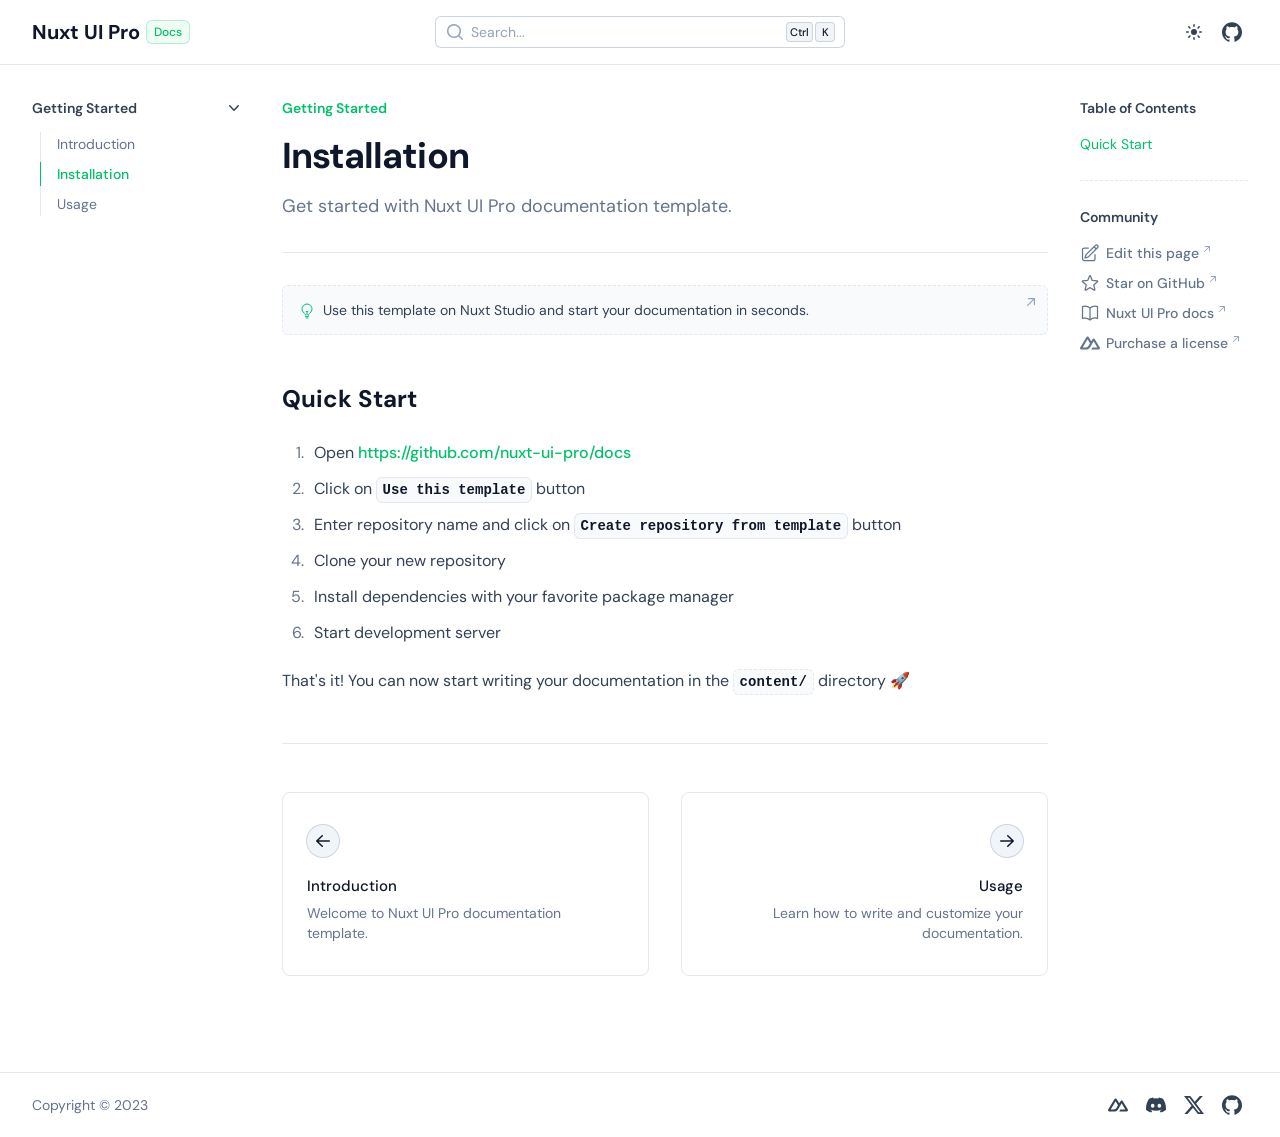
<file: getting-started/installation/index.html>
<!DOCTYPE html>
<html  lang="en">
<head><meta charset="utf-8">
<meta name="viewport" content="width=device-width, initial-scale=1">
<style id="nuxt-ui-colors">:root {
--color-primary-50: 239 253 245;
--color-primary-100: 217 251 232;
--color-primary-200: 179 245 209;
--color-primary-300: 117 237 174;
--color-primary-400: 0 220 130;
--color-primary-500: 0 193 106;
--color-primary-600: 0 161 85;
--color-primary-700: 0 127 69;
--color-primary-800: 1 101 56;
--color-primary-900: 10 83 49;
--color-primary-950: 5 46 22;
--color-primary-DEFAULT: var(--color-primary-500);

--color-gray-50: 248 250 252;
--color-gray-100: 241 245 249;
--color-gray-200: 226 232 240;
--color-gray-300: 203 213 225;
--color-gray-400: 148 163 184;
--color-gray-500: 100 116 139;
--color-gray-600: 71 85 105;
--color-gray-700: 51 65 85;
--color-gray-800: 30 41 59;
--color-gray-900: 15 23 42;
--color-gray-950: 2 6 23;
}

.dark {
  --color-primary-DEFAULT: var(--color-primary-400);
}
</style>
<style id="nuxt-ui-variables">:root {
  --header-height: 4rem;

  --ui-background: 255 255 255;
--ui-foreground: var(--color-gray-700);
}

.dark {
  --ui-background: var(--color-gray-900);
--ui-foreground: var(--color-gray-200);
}</style>
<title>Installation - Nuxt UI Pro - Docs template</title>
<meta property="og:image" content="http://localhost/getting-started/installation/__og_image__/og.png">
<meta property="og:image:width" content="1200">
<meta property="og:image:height" content="630">
<meta property="og:image:type" content="image/png">
<meta name="twitter:card" content="summary_large_image">
<meta name="twitter:image:src" content="http://localhost/getting-started/installation/__og_image__/og.png">
<meta name="twitter:image:width" content="1200">
<meta name="twitter:image:height" content="630">
<style>@font-face { font-family: "DM Sans fallback"; src: local("BlinkMacSystemFont"); size-adjust: 112.8589%; ascent-override: 87.8974%; descent-override: 27.4679%; line-gap-override: 0%; } @font-face { font-family: "DM Sans fallback"; src: local("Segoe UI"); size-adjust: 104.8865%; ascent-override: 94.5784%; descent-override: 29.5557%; line-gap-override: 0%; } @font-face { font-family: "DM Sans fallback"; src: local("Roboto"); size-adjust: 105.0024%; ascent-override: 94.474%; descent-override: 29.5231%; line-gap-override: 0%; } @font-face { font-family: "DM Sans fallback"; src: local("Helvetica Neue"); size-adjust: 103.8031%; ascent-override: 95.5655%; descent-override: 29.8642%; line-gap-override: 0%; } @font-face { font-family: "DM Sans fallback"; src: local("Arial"); size-adjust: 105.1186%; ascent-override: 94.3696%; descent-override: 29.4905%; line-gap-override: 0%; } @font-face { font-family: "DM Sans fallback"; src: local("Noto Sans"); size-adjust: 98.5138%; ascent-override: 100.6966%; descent-override: 31.4677%; line-gap-override: 0%; }  </style>
<link rel="icon" href="/favicon.ico">
<meta property="og:site_name" content="Nuxt UI Pro - Docs template">
<meta property="og:title" content="Installation - Nuxt UI Pro - Docs template">
<meta name="description" content="Get started with Nuxt UI Pro documentation template.">
<meta property="og:description" content="Get started with Nuxt UI Pro documentation template.">
<link rel="preload" as="fetch" crossorigin="anonymous" href="/getting-started/installation/_payload.json">
<style>/*! tailwindcss v3.3.5 | MIT License | https://tailwindcss.com*/*,:after,:before{border-color:rgb(var(--color-gray-200)/1);border-style:solid;border-width:0;box-sizing:border-box}:after,:before{--tw-content:""}html{-webkit-text-size-adjust:100%;font-feature-settings:normal;font-family:DM Sans,DM Sans fallback,ui-sans-serif,system-ui,-apple-system,BlinkMacSystemFont,Segoe UI,Roboto,Helvetica Neue,Arial,Noto Sans,sans-serif,Apple Color Emoji,Segoe UI Emoji,Segoe UI Symbol,Noto Color Emoji;font-variation-settings:normal;line-height:1.5;tab-size:4}body{line-height:inherit;margin:0}hr{border-top-width:1px;color:inherit;height:0}abbr:where([title]){-webkit-text-decoration:underline dotted;text-decoration:underline dotted}h1,h2,h3,h4,h5,h6{font-size:inherit;font-weight:inherit}a{color:inherit;text-decoration:inherit}b,strong{font-weight:bolder}code,kbd,pre,samp{font-family:ui-monospace,SFMono-Regular,Menlo,Monaco,Consolas,Liberation Mono,Courier New,monospace;font-size:1em}small{font-size:80%}sub,sup{font-size:75%;line-height:0;position:relative;vertical-align:baseline}sub{bottom:-.25em}sup{top:-.5em}table{border-collapse:collapse;border-color:inherit;text-indent:0}button,input,optgroup,select,textarea{font-feature-settings:inherit;color:inherit;font-family:inherit;font-size:100%;font-variation-settings:inherit;font-weight:inherit;line-height:inherit;margin:0;padding:0}button,select{text-transform:none}[type=button],[type=reset],[type=submit],button{-webkit-appearance:button;background-color:transparent;background-image:none}:-moz-focusring{outline:auto}:-moz-ui-invalid{box-shadow:none}progress{vertical-align:baseline}::-webkit-inner-spin-button,::-webkit-outer-spin-button{height:auto}[type=search]{-webkit-appearance:textfield;outline-offset:-2px}::-webkit-search-decoration{-webkit-appearance:none}::-webkit-file-upload-button{-webkit-appearance:button;font:inherit}summary{display:list-item}blockquote,dd,dl,figure,h1,h2,h3,h4,h5,h6,hr,p,pre{margin:0}fieldset{margin:0}fieldset,legend{padding:0}menu,ol,ul{list-style:none;margin:0;padding:0}dialog{padding:0}textarea{resize:vertical}input::placeholder,textarea::placeholder{color:rgb(var(--color-gray-400)/1);opacity:1}[role=button],button{cursor:pointer}:disabled{cursor:default}audio,canvas,embed,iframe,img,object,svg,video{display:block;vertical-align:middle}img,video{height:auto;max-width:100%}[hidden]{display:none}*,:after,:before{--tw-border-spacing-x:0;--tw-border-spacing-y:0;--tw-translate-x:0;--tw-translate-y:0;--tw-rotate:0;--tw-skew-x:0;--tw-skew-y:0;--tw-scale-x:1;--tw-scale-y:1;--tw-pan-x: ;--tw-pan-y: ;--tw-pinch-zoom: ;--tw-scroll-snap-strictness:proximity;--tw-gradient-from-position: ;--tw-gradient-via-position: ;--tw-gradient-to-position: ;--tw-ordinal: ;--tw-slashed-zero: ;--tw-numeric-figure: ;--tw-numeric-spacing: ;--tw-numeric-fraction: ;--tw-ring-inset: ;--tw-ring-offset-width:0px;--tw-ring-offset-color:#fff;--tw-ring-color:rgba(59,130,246,.5);--tw-ring-offset-shadow:0 0 #0000;--tw-ring-shadow:0 0 #0000;--tw-shadow:0 0 #0000;--tw-shadow-colored:0 0 #0000;--tw-blur: ;--tw-brightness: ;--tw-contrast: ;--tw-grayscale: ;--tw-hue-rotate: ;--tw-invert: ;--tw-saturate: ;--tw-sepia: ;--tw-drop-shadow: ;--tw-backdrop-blur: ;--tw-backdrop-brightness: ;--tw-backdrop-contrast: ;--tw-backdrop-grayscale: ;--tw-backdrop-hue-rotate: ;--tw-backdrop-invert: ;--tw-backdrop-opacity: ;--tw-backdrop-saturate: ;--tw-backdrop-sepia: }::backdrop{--tw-border-spacing-x:0;--tw-border-spacing-y:0;--tw-translate-x:0;--tw-translate-y:0;--tw-rotate:0;--tw-skew-x:0;--tw-skew-y:0;--tw-scale-x:1;--tw-scale-y:1;--tw-pan-x: ;--tw-pan-y: ;--tw-pinch-zoom: ;--tw-scroll-snap-strictness:proximity;--tw-gradient-from-position: ;--tw-gradient-via-position: ;--tw-gradient-to-position: ;--tw-ordinal: ;--tw-slashed-zero: ;--tw-numeric-figure: ;--tw-numeric-spacing: ;--tw-numeric-fraction: ;--tw-ring-inset: ;--tw-ring-offset-width:0px;--tw-ring-offset-color:#fff;--tw-ring-color:rgba(59,130,246,.5);--tw-ring-offset-shadow:0 0 #0000;--tw-ring-shadow:0 0 #0000;--tw-shadow:0 0 #0000;--tw-shadow-colored:0 0 #0000;--tw-blur: ;--tw-brightness: ;--tw-contrast: ;--tw-grayscale: ;--tw-hue-rotate: ;--tw-invert: ;--tw-saturate: ;--tw-sepia: ;--tw-drop-shadow: ;--tw-backdrop-blur: ;--tw-backdrop-brightness: ;--tw-backdrop-contrast: ;--tw-backdrop-grayscale: ;--tw-backdrop-hue-rotate: ;--tw-backdrop-invert: ;--tw-backdrop-opacity: ;--tw-backdrop-saturate: ;--tw-backdrop-sepia: }.container{width:100%}@media (min-width:640px){.container{max-width:640px}}@media (min-width:768px){.container{max-width:768px}}@media (min-width:1024px){.container{max-width:1024px}}@media (min-width:1280px){.container{max-width:1280px}}@media (min-width:1536px){.container{max-width:1536px}}.form-input,.form-multiselect,.form-select,.form-textarea{--tw-shadow:0 0 #0000;-webkit-appearance:none;appearance:none;background-color:#fff;border-color:rgb(var(--color-gray-500)/var(--tw-border-opacity,1));border-radius:0;border-width:1px;font-size:1rem;line-height:1.5rem;padding:.5rem .75rem}.form-input:focus,.form-multiselect:focus,.form-select:focus,.form-textarea:focus{--tw-ring-inset:var(--tw-empty,/*!*/ /*!*/);--tw-ring-offset-width:0px;--tw-ring-offset-color:#fff;--tw-ring-color:#2563eb;--tw-ring-offset-shadow:var(--tw-ring-inset) 0 0 0 var(--tw-ring-offset-width) var(--tw-ring-offset-color);--tw-ring-shadow:var(--tw-ring-inset) 0 0 0 calc(1px + var(--tw-ring-offset-width)) var(--tw-ring-color);border-color:#2563eb;box-shadow:/*!*/ /*!*/ 0 0 0 0 #fff,/*!*/ /*!*/ 0 0 0 1px #2563eb,var(--tw-shadow);box-shadow:var(--tw-ring-offset-shadow),var(--tw-ring-shadow),var(--tw-shadow);outline:2px solid transparent;outline-offset:2px}.form-input::placeholder,.form-textarea::placeholder{color:rgb(var(--color-gray-500)/1);color:rgb(var(--color-gray-500)/var(--tw-text-opacity,1));opacity:1}.form-input::-webkit-datetime-edit-fields-wrapper{padding:0}.form-input::-webkit-date-and-time-value{min-height:1.5em;text-align:inherit}.form-input::-webkit-datetime-edit{display:inline-flex}.form-input::-webkit-datetime-edit,.form-input::-webkit-datetime-edit-day-field,.form-input::-webkit-datetime-edit-hour-field,.form-input::-webkit-datetime-edit-meridiem-field,.form-input::-webkit-datetime-edit-millisecond-field,.form-input::-webkit-datetime-edit-minute-field,.form-input::-webkit-datetime-edit-month-field,.form-input::-webkit-datetime-edit-second-field,.form-input::-webkit-datetime-edit-year-field{padding-bottom:0;padding-top:0}.form-select{background-image:url("data:image/svg+xml;charset=utf-8,%3Csvg xmlns='http://www.w3.org/2000/svg' fill='none' viewBox='0 0 20 20'%3E%3Cpath stroke='rgb(var(--color-gray-500) / var(--tw-stroke-opacity, 1))' stroke-linecap='round' stroke-linejoin='round' stroke-width='1.5' d='m6 8 4 4 4-4'/%3E%3C/svg%3E");background-position:right .5rem center;background-repeat:no-repeat;background-size:1.5em 1.5em;padding-right:2.5rem;-webkit-print-color-adjust:exact;print-color-adjust:exact}.form-select:where([size]:not([size="1"])){background-image:none;background-position:0 0;background-repeat:unset;background-size:initial;padding-right:.75rem;-webkit-print-color-adjust:unset;print-color-adjust:unset}.form-checkbox,.form-radio{--tw-shadow:0 0 #0000;-webkit-appearance:none;appearance:none;background-color:#fff;background-origin:border-box;border-color:rgb(var(--color-gray-500)/var(--tw-border-opacity,1));border-width:1px;color:#2563eb;display:inline-block;flex-shrink:0;height:1rem;padding:0;-webkit-print-color-adjust:exact;print-color-adjust:exact;-webkit-user-select:none;user-select:none;vertical-align:middle;width:1rem}.form-checkbox{border-radius:0}.form-radio{border-radius:100%}.form-checkbox:focus,.form-radio:focus{--tw-ring-inset:var(--tw-empty,/*!*/ /*!*/);--tw-ring-offset-width:2px;--tw-ring-offset-color:#fff;--tw-ring-color:#2563eb;--tw-ring-offset-shadow:var(--tw-ring-inset) 0 0 0 var(--tw-ring-offset-width) var(--tw-ring-offset-color);--tw-ring-shadow:var(--tw-ring-inset) 0 0 0 calc(2px + var(--tw-ring-offset-width)) var(--tw-ring-color);box-shadow:/*!*/ /*!*/ 0 0 0 2px #fff,/*!*/ /*!*/ 0 0 0 4px #2563eb,var(--tw-shadow);box-shadow:var(--tw-ring-offset-shadow),var(--tw-ring-shadow),var(--tw-shadow);outline:2px solid transparent;outline-offset:2px}.form-checkbox:checked,.form-radio:checked{background-color:currentColor;background-position:50%;background-repeat:no-repeat;background-size:100% 100%;border-color:transparent}.form-checkbox:checked{background-image:url("data:image/svg+xml;charset=utf-8,%3Csvg xmlns='http://www.w3.org/2000/svg' fill='%23fff' viewBox='0 0 16 16'%3E%3Cpath d='M12.207 4.793a1 1 0 0 1 0 1.414l-5 5a1 1 0 0 1-1.414 0l-2-2a1 1 0 0 1 1.414-1.414L6.5 9.086l4.293-4.293a1 1 0 0 1 1.414 0z'/%3E%3C/svg%3E")}@media (forced-colors:active) {.form-checkbox:checked{-webkit-appearance:auto;appearance:auto}}.form-radio:checked{background-image:url("data:image/svg+xml;charset=utf-8,%3Csvg xmlns='http://www.w3.org/2000/svg' fill='%23fff' viewBox='0 0 16 16'%3E%3Ccircle cx='8' cy='8' r='3'/%3E%3C/svg%3E")}@media (forced-colors:active) {.form-radio:checked{-webkit-appearance:auto;appearance:auto}}.form-checkbox:checked:focus,.form-checkbox:checked:hover,.form-radio:checked:focus,.form-radio:checked:hover{background-color:currentColor;border-color:transparent}.form-checkbox:indeterminate{background-color:currentColor;background-image:url("data:image/svg+xml;charset=utf-8,%3Csvg xmlns='http://www.w3.org/2000/svg' fill='none' viewBox='0 0 16 16'%3E%3Cpath stroke='%23fff' stroke-linecap='round' stroke-linejoin='round' stroke-width='2' d='M4 8h8'/%3E%3C/svg%3E");background-position:50%;background-repeat:no-repeat;background-size:100% 100%;border-color:transparent}@media (forced-colors:active) {.form-checkbox:indeterminate{-webkit-appearance:auto;appearance:auto}}.form-checkbox:indeterminate:focus,.form-checkbox:indeterminate:hover{background-color:currentColor;border-color:transparent}.prose{color:var(--tw-prose-body);max-width:65ch}.prose :where(p):not(:where([class~=not-prose],[class~=not-prose] *)){margin-bottom:1.25em;margin-top:1.25em}.prose :where([class~=lead]):not(:where([class~=not-prose],[class~=not-prose] *)){color:var(--tw-prose-lead);font-size:1.25em;line-height:1.6;margin-bottom:1.2em;margin-top:1.2em}.prose :where(a):not(:where([class~=not-prose],[class~=not-prose] *)){border-bottom:1px solid transparent;color:var(--tw-prose-links);font-weight:500;text-decoration:none}.prose :where(strong):not(:where([class~=not-prose],[class~=not-prose] *)){color:var(--tw-prose-bold);font-weight:600}.prose :where(a strong):not(:where([class~=not-prose],[class~=not-prose] *)){color:inherit}.prose :where(blockquote strong):not(:where([class~=not-prose],[class~=not-prose] *)){color:inherit}.prose :where(thead th strong):not(:where([class~=not-prose],[class~=not-prose] *)){color:inherit}.prose :where(ol):not(:where([class~=not-prose],[class~=not-prose] *)){list-style-type:decimal;margin-bottom:1.25em;margin-top:1.25em;padding-left:1.625em}.prose :where(ol[type=A]):not(:where([class~=not-prose],[class~=not-prose] *)){list-style-type:upper-alpha}.prose :where(ol[type=a]):not(:where([class~=not-prose],[class~=not-prose] *)){list-style-type:lower-alpha}.prose :where(ol[type=A s]):not(:where([class~=not-prose],[class~=not-prose] *)){list-style-type:upper-alpha}.prose :where(ol[type=a s]):not(:where([class~=not-prose],[class~=not-prose] *)){list-style-type:lower-alpha}.prose :where(ol[type=I]):not(:where([class~=not-prose],[class~=not-prose] *)){list-style-type:upper-roman}.prose :where(ol[type=i]):not(:where([class~=not-prose],[class~=not-prose] *)){list-style-type:lower-roman}.prose :where(ol[type=I s]):not(:where([class~=not-prose],[class~=not-prose] *)){list-style-type:upper-roman}.prose :where(ol[type=i s]):not(:where([class~=not-prose],[class~=not-prose] *)){list-style-type:lower-roman}.prose :where(ol[type="1"]):not(:where([class~=not-prose],[class~=not-prose] *)){list-style-type:decimal}.prose :where(ul):not(:where([class~=not-prose],[class~=not-prose] *)){list-style-type:disc;margin-bottom:1.25em;margin-top:1.25em;padding-left:1.625em}.prose :where(ol>li):not(:where([class~=not-prose],[class~=not-prose] *))::marker{color:var(--tw-prose-counters);font-weight:400}.prose :where(ul>li):not(:where([class~=not-prose],[class~=not-prose] *))::marker{color:var(--tw-prose-bullets)}.prose :where(dt):not(:where([class~=not-prose],[class~=not-prose] *)){color:var(--tw-prose-headings);font-weight:600;margin-top:1.25em}.prose :where(hr):not(:where([class~=not-prose],[class~=not-prose] *)){border-color:var(--tw-prose-hr);border-top-width:1px;margin-bottom:3em;margin-top:3em}.prose :where(blockquote):not(:where([class~=not-prose],[class~=not-prose] *)){border-left-color:var(--tw-prose-quote-borders);border-left-width:.25rem;color:var(--tw-prose-quotes);font-style:italic;font-weight:500;margin-bottom:1.6em;margin-top:1.6em;padding-left:1em;quotes:"\201C""\201D""\2018""\2019"}.prose :where(h1):not(:where([class~=not-prose],[class~=not-prose] *)){color:var(--tw-prose-headings);font-size:2.25em;font-weight:800;line-height:1.1111111;margin-bottom:.8888889em;margin-top:0}.prose :where(h1 strong):not(:where([class~=not-prose],[class~=not-prose] *)){color:inherit;font-weight:900}.prose :where(h2):not(:where([class~=not-prose],[class~=not-prose] *)){color:var(--tw-prose-headings);font-size:1.5em;font-weight:700;line-height:1.3333333;margin-bottom:1em;margin-top:2em}.prose :where(h2 strong):not(:where([class~=not-prose],[class~=not-prose] *)){color:inherit;font-weight:800}.prose :where(h3):not(:where([class~=not-prose],[class~=not-prose] *)){color:var(--tw-prose-headings);font-size:1.25em;font-weight:600;line-height:1.6;margin-bottom:.6em;margin-top:1.6em}.prose :where(h3 strong):not(:where([class~=not-prose],[class~=not-prose] *)){color:inherit;font-weight:700}.prose :where(h4):not(:where([class~=not-prose],[class~=not-prose] *)){color:var(--tw-prose-headings);font-weight:600;line-height:1.5;margin-bottom:.5em;margin-top:1.5em}.prose :where(h4 strong):not(:where([class~=not-prose],[class~=not-prose] *)){color:inherit;font-weight:700}.prose :where(img):not(:where([class~=not-prose],[class~=not-prose] *)){margin-bottom:2em;margin-top:2em}.prose :where(picture):not(:where([class~=not-prose],[class~=not-prose] *)){display:block;margin-bottom:2em;margin-top:2em}.prose :where(kbd):not(:where([class~=not-prose],[class~=not-prose] *)){border-radius:.3125rem;box-shadow:0 0 0 1px rgb(var(--tw-prose-kbd-shadows)/10%),0 3px 0 rgb(var(--tw-prose-kbd-shadows)/10%);color:var(--tw-prose-kbd);font-family:inherit;font-size:.875em;font-weight:500;padding:.1875em .375em}.prose :where(code):not(:where([class~=not-prose],[class~=not-prose] *)){background-color:var(--tw-prose-pre-bg);border:1px solid var(--tw-prose-pre-border);border-radius:.375rem;color:var(--tw-prose-code);font-size:.875em;font-weight:600;padding:.25rem .375rem}.prose :where(a code):not(:where([class~=not-prose],[class~=not-prose] *)){border:1px dashed var(--tw-prose-pre-border);color:var(--tw-prose-code)}.prose :where(h1 code):not(:where([class~=not-prose],[class~=not-prose] *)){color:inherit}.prose :where(h2 code):not(:where([class~=not-prose],[class~=not-prose] *)){color:inherit;font-size:.875em}.prose :where(h3 code):not(:where([class~=not-prose],[class~=not-prose] *)){color:inherit;font-size:.9em}.prose :where(h4 code):not(:where([class~=not-prose],[class~=not-prose] *)){color:inherit}.prose :where(blockquote code):not(:where([class~=not-prose],[class~=not-prose] *)){color:inherit}.prose :where(thead th code):not(:where([class~=not-prose],[class~=not-prose] *)){color:inherit}.prose :where(pre):not(:where([class~=not-prose],[class~=not-prose] *)){background-color:var(--tw-prose-pre-bg)!important;border:1px solid var(--tw-prose-pre-border);border-radius:.375rem;color:var(--tw-prose-pre-code)!important;font-size:.875em;font-weight:400;line-height:1.7142857;margin-bottom:1.7142857em;margin-top:1.7142857em;overflow-x:auto;padding:.8571429em 1.1428571em;white-space:pre-wrap;word-break:break-word}.prose :where(pre code):not(:where([class~=not-prose],[class~=not-prose] *)){background-color:transparent;border-radius:0;border-width:0;color:inherit;font-family:inherit;font-size:inherit;font-weight:inherit;line-height:inherit;padding:0}.prose :where(pre code):not(:where([class~=not-prose],[class~=not-prose] *)):before{content:none}.prose :where(pre code):not(:where([class~=not-prose],[class~=not-prose] *)):after{content:none}.prose :where(table):not(:where([class~=not-prose],[class~=not-prose] *)){font-size:.875em;line-height:1.7142857;margin-bottom:2em;margin-top:2em;table-layout:auto;text-align:left;width:100%;word-break:break-all}.prose :where(thead):not(:where([class~=not-prose],[class~=not-prose] *)){border-bottom-color:var(--tw-prose-th-borders);border-bottom-width:1px}.prose :where(thead th):not(:where([class~=not-prose],[class~=not-prose] *)){color:var(--tw-prose-headings);font-weight:600;padding-bottom:.5714286em;padding-left:.5714286em;padding-right:.5714286em;vertical-align:bottom}.prose :where(tbody tr):not(:where([class~=not-prose],[class~=not-prose] *)){border-bottom-color:var(--tw-prose-td-borders);border-bottom-width:1px}.prose :where(tbody tr:last-child):not(:where([class~=not-prose],[class~=not-prose] *)){border-bottom-width:0}.prose :where(tbody td):not(:where([class~=not-prose],[class~=not-prose] *)){vertical-align:baseline}.prose :where(tfoot):not(:where([class~=not-prose],[class~=not-prose] *)){border-top-color:var(--tw-prose-th-borders);border-top-width:1px}.prose :where(tfoot td):not(:where([class~=not-prose],[class~=not-prose] *)){vertical-align:top}.prose :where(figure>*):not(:where([class~=not-prose],[class~=not-prose] *)){margin-bottom:0;margin-top:0}.prose :where(figcaption):not(:where([class~=not-prose],[class~=not-prose] *)){color:var(--tw-prose-captions);font-size:.875em;line-height:1.4285714;margin-top:.8571429em}.prose{--tw-prose-body:#374151;--tw-prose-headings:#111827;--tw-prose-lead:#4b5563;--tw-prose-links:#111827;--tw-prose-bold:#111827;--tw-prose-counters:#6b7280;--tw-prose-bullets:#d1d5db;--tw-prose-hr:#e5e7eb;--tw-prose-quotes:#111827;--tw-prose-quote-borders:#e5e7eb;--tw-prose-captions:#6b7280;--tw-prose-kbd:#111827;--tw-prose-kbd-shadows:17 24 39;--tw-prose-code:#111827;--tw-prose-pre-code:#e5e7eb;--tw-prose-pre-bg:#1f2937;--tw-prose-th-borders:#d1d5db;--tw-prose-td-borders:#e5e7eb;--tw-prose-invert-body:#d1d5db;--tw-prose-invert-headings:#fff;--tw-prose-invert-lead:#9ca3af;--tw-prose-invert-links:#fff;--tw-prose-invert-bold:#fff;--tw-prose-invert-counters:#9ca3af;--tw-prose-invert-bullets:#4b5563;--tw-prose-invert-hr:#374151;--tw-prose-invert-quotes:#f3f4f6;--tw-prose-invert-quote-borders:#374151;--tw-prose-invert-captions:#9ca3af;--tw-prose-invert-kbd:#fff;--tw-prose-invert-kbd-shadows:255 255 255;--tw-prose-invert-code:#fff;--tw-prose-invert-pre-code:#d1d5db;--tw-prose-invert-pre-bg:rgba(0,0,0,.5);--tw-prose-invert-th-borders:#4b5563;--tw-prose-invert-td-borders:#374151;font-size:1rem;line-height:1.75}.prose :where(picture>img):not(:where([class~=not-prose],[class~=not-prose] *)){margin-bottom:0;margin-top:0}.prose :where(video):not(:where([class~=not-prose],[class~=not-prose] *)){margin-bottom:2em;margin-top:2em}.prose :where(li):not(:where([class~=not-prose],[class~=not-prose] *)){margin-bottom:.5em;margin-top:.5em}.prose :where(ol>li):not(:where([class~=not-prose],[class~=not-prose] *)){padding-left:.375em}.prose :where(ul>li):not(:where([class~=not-prose],[class~=not-prose] *)){padding-left:.375em}.prose :where(.prose>ul>li p):not(:where([class~=not-prose],[class~=not-prose] *)){margin-bottom:.75em;margin-top:.75em}.prose :where(.prose>ul>li>:first-child):not(:where([class~=not-prose],[class~=not-prose] *)){margin-top:1.25em}.prose :where(.prose>ul>li>:last-child):not(:where([class~=not-prose],[class~=not-prose] *)){margin-bottom:1.25em}.prose :where(.prose>ol>li>:first-child):not(:where([class~=not-prose],[class~=not-prose] *)){margin-top:1.25em}.prose :where(.prose>ol>li>:last-child):not(:where([class~=not-prose],[class~=not-prose] *)){margin-bottom:1.25em}.prose :where(ul ul,ul ol,ol ul,ol ol):not(:where([class~=not-prose],[class~=not-prose] *)){margin-bottom:.75em;margin-top:.75em}.prose :where(dl):not(:where([class~=not-prose],[class~=not-prose] *)){margin-bottom:1.25em;margin-top:1.25em}.prose :where(dd):not(:where([class~=not-prose],[class~=not-prose] *)){margin-top:.5em;padding-left:1.625em}.prose :where(hr+*):not(:where([class~=not-prose],[class~=not-prose] *)){margin-top:0}.prose :where(h2+*):not(:where([class~=not-prose],[class~=not-prose] *)){margin-top:0}.prose :where(h3+*):not(:where([class~=not-prose],[class~=not-prose] *)){margin-top:0}.prose :where(h4+*):not(:where([class~=not-prose],[class~=not-prose] *)){margin-top:0}.prose :where(thead th:first-child):not(:where([class~=not-prose],[class~=not-prose] *)){padding-left:0}.prose :where(thead th:last-child):not(:where([class~=not-prose],[class~=not-prose] *)){padding-right:0}.prose :where(tbody td,tfoot td):not(:where([class~=not-prose],[class~=not-prose] *)){padding:.5714286em}.prose :where(tbody td:first-child,tfoot td:first-child):not(:where([class~=not-prose],[class~=not-prose] *)){padding-left:0}.prose :where(tbody td:last-child,tfoot td:last-child):not(:where([class~=not-prose],[class~=not-prose] *)){padding-right:0}.prose :where(figure):not(:where([class~=not-prose],[class~=not-prose] *)){margin-bottom:2em;margin-top:2em}.prose :where(.prose>:first-child):not(:where([class~=not-prose],[class~=not-prose] *)){margin-top:0}.prose :where(.prose>:last-child):not(:where([class~=not-prose],[class~=not-prose] *)){margin-bottom:0}.prose :where(h1,h2,h3,h4):not(:where([class~=not-prose],[class~=not-prose] *)){font-weight:700;scroll-margin-top:var(--scroll-mt)}.prose :where(h1 a,h2 a,h3 a,h4 a):not(:where([class~=not-prose],[class~=not-prose] *)){border-bottom:none!important;color:inherit;font-weight:inherit}.prose :where(a:hover):not(:where([class~=not-prose],[class~=not-prose] *)){border-color:var(--tw-prose-links)}.prose :where(a:has(>code)):not(:where([class~=not-prose],[class~=not-prose] *)){border-color:transparent!important}.prose :where(a:hover code):not(:where([class~=not-prose],[class~=not-prose] *)){border-color:var(--tw-prose-links);color:var(--tw-prose-links)}.prose :where(input[type=checkbox]):not(:where([class~=not-prose],[class~=not-prose] *)){border-color:rgb(var(--color-gray-300));border-radius:.25rem;color:rgb(var(--color-primary-500));height:1rem;margin-bottom:0!important;margin-top:-3.5px!important;width:1rem}.prose :where(input[type=checkbox]):not(:where([class~=not-prose],[class~=not-prose] *)):focus{--tw-ring-offset-width:0}.prose :where(input[type=checkbox]:checked):not(:where([class~=not-prose],[class~=not-prose] *)){border-color:rgb(var(--color-primary-500))}.prose :where(input[type=checkbox]:disabled):not(:where([class~=not-prose],[class~=not-prose] *)){cursor:not-allowed;opacity:.5}.prose :where(ul.contains-task-list):not(:where([class~=not-prose],[class~=not-prose] *)){margin-left:-1.625em}.prose :where(ul ul):not(:where([class~=not-prose],[class~=not-prose] *)){padding-left:1.5rem}.prose :where(ul ol):not(:where([class~=not-prose],[class~=not-prose] *)){padding-left:1.5rem}.prose :where(ul>li.task-list-item):not(:where([class~=not-prose],[class~=not-prose] *)){padding-left:0!important}.prose :where(ul>li.task-list-item input):not(:where([class~=not-prose],[class~=not-prose] *)){margin-right:7px}.prose :where(ul>li.task-list-item>ul.contains-task-list):not(:where([class~=not-prose],[class~=not-prose] *)){margin-left:0}.prose :where(ul>li.task-list-item a):not(:where([class~=not-prose],[class~=not-prose] *)){margin-bottom:0}.prose :where(ul>li.task-list-item):not(:where([class~=not-prose],[class~=not-prose] *))::marker{content:none}.prose :where(ul>li>p):not(:where([class~=not-prose],[class~=not-prose] *)){margin:0}.prose :where(ul>li>span.issue-badge,p>span.issue-badge):not(:where([class~=not-prose],[class~=not-prose] *)){margin:0!important;vertical-align:text-top}.prose :where(ul>li>button):not(:where([class~=not-prose],[class~=not-prose] *)){vertical-align:baseline!important}.prose-primary{--tw-prose-body:rgb(var(--color-gray-700));--tw-prose-headings:rgb(var(--color-gray-900));--tw-prose-lead:rgb(var(--color-gray-600));--tw-prose-links:rgb(var(--color-primary-500));--tw-prose-bold:rgb(var(--color-gray-900));--tw-prose-counters:rgb(var(--color-gray-500));--tw-prose-bullets:rgb(var(--color-gray-300));--tw-prose-hr:rgb(var(--color-gray-200));--tw-prose-quotes:rgb(var(--color-gray-900));--tw-prose-quote-borders:rgb(var(--color-gray-200));--tw-prose-captions:rgb(var(--color-gray-500));--tw-prose-code:rgb(var(--color-gray-900));--tw-prose-pre-code:rgb(var(--color-gray-900));--tw-prose-pre-bg:rgb(var(--color-gray-50));--tw-prose-pre-border:rgb(var(--color-gray-200));--tw-prose-th-borders:rgb(var(--color-gray-300));--tw-prose-td-borders:rgb(var(--color-gray-200));--tw-prose-invert-body:rgb(var(--color-gray-200));--tw-prose-invert-headings:#fff;--tw-prose-invert-lead:rgb(var(--color-gray-400));--tw-prose-invert-links:rgb(var(--color-primary-400));--tw-prose-invert-bold:#fff;--tw-prose-invert-counters:rgb(var(--color-gray-400));--tw-prose-invert-bullets:rgb(var(--color-gray-600));--tw-prose-invert-hr:rgb(var(--color-gray-800));--tw-prose-invert-quotes:rgb(var(--color-gray-100));--tw-prose-invert-quote-borders:rgb(var(--color-gray-700));--tw-prose-invert-captions:rgb(var(--color-gray-400));--tw-prose-invert-code:#fff;--tw-prose-invert-pre-code:#fff;--tw-prose-invert-pre-bg:rgb(var(--color-gray-800));--tw-prose-invert-pre-border:rgb(var(--color-gray-700));--tw-prose-invert-th-borders:rgb(var(--color-gray-700));--tw-prose-invert-td-borders:rgb(var(--color-gray-800))}.i-heroicons-arrow-left-20-solid{--svg:url("data:image/svg+xml;charset=utf-8,%3Csvg xmlns='http://www.w3.org/2000/svg' width='20' height='20'%3E%3Cpath fill-rule='evenodd' d='M17 10a.75.75 0 0 1-.75.75H5.612l4.158 3.96a.75.75 0 1 1-1.04 1.08l-5.5-5.25a.75.75 0 0 1 0-1.08l5.5-5.25a.75.75 0 1 1 1.04 1.08L5.612 9.25H16.25A.75.75 0 0 1 17 10Z' clip-rule='evenodd'/%3E%3C/svg%3E");-webkit-mask-image:url("data:image/svg+xml;charset=utf-8,%3Csvg xmlns='http://www.w3.org/2000/svg' width='20' height='20'%3E%3Cpath fill-rule='evenodd' d='M17 10a.75.75 0 0 1-.75.75H5.612l4.158 3.96a.75.75 0 1 1-1.04 1.08l-5.5-5.25a.75.75 0 0 1 0-1.08l5.5-5.25a.75.75 0 1 1 1.04 1.08L5.612 9.25H16.25A.75.75 0 0 1 17 10Z' clip-rule='evenodd'/%3E%3C/svg%3E");-webkit-mask-image:var(--svg);mask-image:url("data:image/svg+xml;charset=utf-8,%3Csvg xmlns='http://www.w3.org/2000/svg' width='20' height='20'%3E%3Cpath fill-rule='evenodd' d='M17 10a.75.75 0 0 1-.75.75H5.612l4.158 3.96a.75.75 0 1 1-1.04 1.08l-5.5-5.25a.75.75 0 0 1 0-1.08l5.5-5.25a.75.75 0 1 1 1.04 1.08L5.612 9.25H16.25A.75.75 0 0 1 17 10Z' clip-rule='evenodd'/%3E%3C/svg%3E");mask-image:var(--svg)}.i-heroicons-arrow-left-20-solid,.i-heroicons-arrow-path-20-solid{background-color:currentColor;display:inline-block;height:1em;-webkit-mask-repeat:no-repeat;mask-repeat:no-repeat;-webkit-mask-size:100% 100%;mask-size:100% 100%;width:1em}.i-heroicons-arrow-path-20-solid{--svg:url("data:image/svg+xml;charset=utf-8,%3Csvg xmlns='http://www.w3.org/2000/svg' width='20' height='20'%3E%3Cpath fill-rule='evenodd' d='M15.312 11.424a5.5 5.5 0 0 1-9.201 2.466l-.312-.311h2.433a.75.75 0 0 0 0-1.5H3.989a.75.75 0 0 0-.75.75v4.242a.75.75 0 0 0 1.5 0v-2.43l.31.31a7 7 0 0 0 11.712-3.138.75.75 0 0 0-1.449-.39Zm1.23-3.723a.75.75 0 0 0 .219-.53V2.929a.75.75 0 0 0-1.5 0V5.36l-.31-.31A7 7 0 0 0 3.239 8.188a.75.75 0 1 0 1.448.389A5.5 5.5 0 0 1 13.89 6.11l.311.31h-2.432a.75.75 0 0 0 0 1.5h4.243a.75.75 0 0 0 .53-.219Z' clip-rule='evenodd'/%3E%3C/svg%3E");-webkit-mask-image:url("data:image/svg+xml;charset=utf-8,%3Csvg xmlns='http://www.w3.org/2000/svg' width='20' height='20'%3E%3Cpath fill-rule='evenodd' d='M15.312 11.424a5.5 5.5 0 0 1-9.201 2.466l-.312-.311h2.433a.75.75 0 0 0 0-1.5H3.989a.75.75 0 0 0-.75.75v4.242a.75.75 0 0 0 1.5 0v-2.43l.31.31a7 7 0 0 0 11.712-3.138.75.75 0 0 0-1.449-.39Zm1.23-3.723a.75.75 0 0 0 .219-.53V2.929a.75.75 0 0 0-1.5 0V5.36l-.31-.31A7 7 0 0 0 3.239 8.188a.75.75 0 1 0 1.448.389A5.5 5.5 0 0 1 13.89 6.11l.311.31h-2.432a.75.75 0 0 0 0 1.5h4.243a.75.75 0 0 0 .53-.219Z' clip-rule='evenodd'/%3E%3C/svg%3E");-webkit-mask-image:var(--svg);mask-image:url("data:image/svg+xml;charset=utf-8,%3Csvg xmlns='http://www.w3.org/2000/svg' width='20' height='20'%3E%3Cpath fill-rule='evenodd' d='M15.312 11.424a5.5 5.5 0 0 1-9.201 2.466l-.312-.311h2.433a.75.75 0 0 0 0-1.5H3.989a.75.75 0 0 0-.75.75v4.242a.75.75 0 0 0 1.5 0v-2.43l.31.31a7 7 0 0 0 11.712-3.138.75.75 0 0 0-1.449-.39Zm1.23-3.723a.75.75 0 0 0 .219-.53V2.929a.75.75 0 0 0-1.5 0V5.36l-.31-.31A7 7 0 0 0 3.239 8.188a.75.75 0 1 0 1.448.389A5.5 5.5 0 0 1 13.89 6.11l.311.31h-2.432a.75.75 0 0 0 0 1.5h4.243a.75.75 0 0 0 .53-.219Z' clip-rule='evenodd'/%3E%3C/svg%3E");mask-image:var(--svg)}.i-heroicons-arrow-right-20-solid{--svg:url("data:image/svg+xml;charset=utf-8,%3Csvg xmlns='http://www.w3.org/2000/svg' width='20' height='20'%3E%3Cpath fill-rule='evenodd' d='M3 10a.75.75 0 0 1 .75-.75h10.638L10.23 5.29a.75.75 0 1 1 1.04-1.08l5.5 5.25a.75.75 0 0 1 0 1.08l-5.5 5.25a.75.75 0 1 1-1.04-1.08l4.158-3.96H3.75A.75.75 0 0 1 3 10Z' clip-rule='evenodd'/%3E%3C/svg%3E");-webkit-mask-image:url("data:image/svg+xml;charset=utf-8,%3Csvg xmlns='http://www.w3.org/2000/svg' width='20' height='20'%3E%3Cpath fill-rule='evenodd' d='M3 10a.75.75 0 0 1 .75-.75h10.638L10.23 5.29a.75.75 0 1 1 1.04-1.08l5.5 5.25a.75.75 0 0 1 0 1.08l-5.5 5.25a.75.75 0 1 1-1.04-1.08l4.158-3.96H3.75A.75.75 0 0 1 3 10Z' clip-rule='evenodd'/%3E%3C/svg%3E");-webkit-mask-image:var(--svg);mask-image:url("data:image/svg+xml;charset=utf-8,%3Csvg xmlns='http://www.w3.org/2000/svg' width='20' height='20'%3E%3Cpath fill-rule='evenodd' d='M3 10a.75.75 0 0 1 .75-.75h10.638L10.23 5.29a.75.75 0 1 1 1.04-1.08l5.5 5.25a.75.75 0 0 1 0 1.08l-5.5 5.25a.75.75 0 1 1-1.04-1.08l4.158-3.96H3.75A.75.75 0 0 1 3 10Z' clip-rule='evenodd'/%3E%3C/svg%3E");mask-image:var(--svg)}.i-heroicons-arrow-right-20-solid,.i-heroicons-arrow-up-right-20-solid{background-color:currentColor;display:inline-block;height:1em;-webkit-mask-repeat:no-repeat;mask-repeat:no-repeat;-webkit-mask-size:100% 100%;mask-size:100% 100%;width:1em}.i-heroicons-arrow-up-right-20-solid{--svg:url("data:image/svg+xml;charset=utf-8,%3Csvg xmlns='http://www.w3.org/2000/svg' width='20' height='20'%3E%3Cpath fill-rule='evenodd' d='M5.22 14.78a.75.75 0 0 0 1.06 0l7.22-7.22v5.69a.75.75 0 0 0 1.5 0v-7.5a.75.75 0 0 0-.75-.75h-7.5a.75.75 0 0 0 0 1.5h5.69l-7.22 7.22a.75.75 0 0 0 0 1.06Z' clip-rule='evenodd'/%3E%3C/svg%3E");-webkit-mask-image:url("data:image/svg+xml;charset=utf-8,%3Csvg xmlns='http://www.w3.org/2000/svg' width='20' height='20'%3E%3Cpath fill-rule='evenodd' d='M5.22 14.78a.75.75 0 0 0 1.06 0l7.22-7.22v5.69a.75.75 0 0 0 1.5 0v-7.5a.75.75 0 0 0-.75-.75h-7.5a.75.75 0 0 0 0 1.5h5.69l-7.22 7.22a.75.75 0 0 0 0 1.06Z' clip-rule='evenodd'/%3E%3C/svg%3E");-webkit-mask-image:var(--svg);mask-image:url("data:image/svg+xml;charset=utf-8,%3Csvg xmlns='http://www.w3.org/2000/svg' width='20' height='20'%3E%3Cpath fill-rule='evenodd' d='M5.22 14.78a.75.75 0 0 0 1.06 0l7.22-7.22v5.69a.75.75 0 0 0 1.5 0v-7.5a.75.75 0 0 0-.75-.75h-7.5a.75.75 0 0 0 0 1.5h5.69l-7.22 7.22a.75.75 0 0 0 0 1.06Z' clip-rule='evenodd'/%3E%3C/svg%3E");mask-image:var(--svg)}.i-heroicons-arrows-up-down-20-solid{--svg:url("data:image/svg+xml;charset=utf-8,%3Csvg xmlns='http://www.w3.org/2000/svg' width='20' height='20'%3E%3Cpath fill-rule='evenodd' d='M2.24 6.8a.75.75 0 0 0 1.06-.04l1.95-2.1v8.59a.75.75 0 0 0 1.5 0V4.66l1.95 2.1a.75.75 0 1 0 1.1-1.02l-3.25-3.5a.75.75 0 0 0-1.1 0L2.2 5.74a.75.75 0 0 0 .04 1.06Zm8 6.4a.75.75 0 0 0-.04 1.06l3.25 3.5a.75.75 0 0 0 1.1 0l3.25-3.5a.75.75 0 1 0-1.1-1.02l-1.95 2.1V6.75a.75.75 0 0 0-1.5 0v8.59l-1.95-2.1a.75.75 0 0 0-1.06-.04Z' clip-rule='evenodd'/%3E%3C/svg%3E");-webkit-mask-image:url("data:image/svg+xml;charset=utf-8,%3Csvg xmlns='http://www.w3.org/2000/svg' width='20' height='20'%3E%3Cpath fill-rule='evenodd' d='M2.24 6.8a.75.75 0 0 0 1.06-.04l1.95-2.1v8.59a.75.75 0 0 0 1.5 0V4.66l1.95 2.1a.75.75 0 1 0 1.1-1.02l-3.25-3.5a.75.75 0 0 0-1.1 0L2.2 5.74a.75.75 0 0 0 .04 1.06Zm8 6.4a.75.75 0 0 0-.04 1.06l3.25 3.5a.75.75 0 0 0 1.1 0l3.25-3.5a.75.75 0 1 0-1.1-1.02l-1.95 2.1V6.75a.75.75 0 0 0-1.5 0v8.59l-1.95-2.1a.75.75 0 0 0-1.06-.04Z' clip-rule='evenodd'/%3E%3C/svg%3E");-webkit-mask-image:var(--svg);mask-image:url("data:image/svg+xml;charset=utf-8,%3Csvg xmlns='http://www.w3.org/2000/svg' width='20' height='20'%3E%3Cpath fill-rule='evenodd' d='M2.24 6.8a.75.75 0 0 0 1.06-.04l1.95-2.1v8.59a.75.75 0 0 0 1.5 0V4.66l1.95 2.1a.75.75 0 1 0 1.1-1.02l-3.25-3.5a.75.75 0 0 0-1.1 0L2.2 5.74a.75.75 0 0 0 .04 1.06Zm8 6.4a.75.75 0 0 0-.04 1.06l3.25 3.5a.75.75 0 0 0 1.1 0l3.25-3.5a.75.75 0 1 0-1.1-1.02l-1.95 2.1V6.75a.75.75 0 0 0-1.5 0v8.59l-1.95-2.1a.75.75 0 0 0-1.06-.04Z' clip-rule='evenodd'/%3E%3C/svg%3E");mask-image:var(--svg)}.i-heroicons-arrows-up-down-20-solid,.i-heroicons-bars-3{background-color:currentColor;display:inline-block;height:1em;-webkit-mask-repeat:no-repeat;mask-repeat:no-repeat;-webkit-mask-size:100% 100%;mask-size:100% 100%;width:1em}.i-heroicons-bars-3{--svg:url("data:image/svg+xml;charset=utf-8,%3Csvg xmlns='http://www.w3.org/2000/svg' width='24' height='24'%3E%3Cpath fill='none' stroke='%23000' stroke-linecap='round' stroke-linejoin='round' stroke-width='1.5' d='M3.75 6.75h16.5M3.75 12h16.5m-16.5 5.25h16.5'/%3E%3C/svg%3E");-webkit-mask-image:url("data:image/svg+xml;charset=utf-8,%3Csvg xmlns='http://www.w3.org/2000/svg' width='24' height='24'%3E%3Cpath fill='none' stroke='%23000' stroke-linecap='round' stroke-linejoin='round' stroke-width='1.5' d='M3.75 6.75h16.5M3.75 12h16.5m-16.5 5.25h16.5'/%3E%3C/svg%3E");-webkit-mask-image:var(--svg);mask-image:url("data:image/svg+xml;charset=utf-8,%3Csvg xmlns='http://www.w3.org/2000/svg' width='24' height='24'%3E%3Cpath fill='none' stroke='%23000' stroke-linecap='round' stroke-linejoin='round' stroke-width='1.5' d='M3.75 6.75h16.5M3.75 12h16.5m-16.5 5.25h16.5'/%3E%3C/svg%3E");mask-image:var(--svg)}.i-heroicons-bars-arrow-down-20-solid{--svg:url("data:image/svg+xml;charset=utf-8,%3Csvg xmlns='http://www.w3.org/2000/svg' width='20' height='20'%3E%3Cpath fill-rule='evenodd' d='M2 3.75A.75.75 0 0 1 2.75 3h11.5a.75.75 0 0 1 0 1.5H2.75A.75.75 0 0 1 2 3.75ZM2 7.5a.75.75 0 0 1 .75-.75h7.508a.75.75 0 0 1 0 1.5H2.75A.75.75 0 0 1 2 7.5ZM14 7a.75.75 0 0 1 .75.75v6.59l1.95-2.1a.75.75 0 1 1 1.1 1.02l-3.25 3.5a.75.75 0 0 1-1.1 0l-3.25-3.5a.75.75 0 1 1 1.1-1.02l1.95 2.1V7.75A.75.75 0 0 1 14 7ZM2 11.25a.75.75 0 0 1 .75-.75h4.562a.75.75 0 0 1 0 1.5H2.75a.75.75 0 0 1-.75-.75Z' clip-rule='evenodd'/%3E%3C/svg%3E");-webkit-mask-image:url("data:image/svg+xml;charset=utf-8,%3Csvg xmlns='http://www.w3.org/2000/svg' width='20' height='20'%3E%3Cpath fill-rule='evenodd' d='M2 3.75A.75.75 0 0 1 2.75 3h11.5a.75.75 0 0 1 0 1.5H2.75A.75.75 0 0 1 2 3.75ZM2 7.5a.75.75 0 0 1 .75-.75h7.508a.75.75 0 0 1 0 1.5H2.75A.75.75 0 0 1 2 7.5ZM14 7a.75.75 0 0 1 .75.75v6.59l1.95-2.1a.75.75 0 1 1 1.1 1.02l-3.25 3.5a.75.75 0 0 1-1.1 0l-3.25-3.5a.75.75 0 1 1 1.1-1.02l1.95 2.1V7.75A.75.75 0 0 1 14 7ZM2 11.25a.75.75 0 0 1 .75-.75h4.562a.75.75 0 0 1 0 1.5H2.75a.75.75 0 0 1-.75-.75Z' clip-rule='evenodd'/%3E%3C/svg%3E");-webkit-mask-image:var(--svg);mask-image:url("data:image/svg+xml;charset=utf-8,%3Csvg xmlns='http://www.w3.org/2000/svg' width='20' height='20'%3E%3Cpath fill-rule='evenodd' d='M2 3.75A.75.75 0 0 1 2.75 3h11.5a.75.75 0 0 1 0 1.5H2.75A.75.75 0 0 1 2 3.75ZM2 7.5a.75.75 0 0 1 .75-.75h7.508a.75.75 0 0 1 0 1.5H2.75A.75.75 0 0 1 2 7.5ZM14 7a.75.75 0 0 1 .75.75v6.59l1.95-2.1a.75.75 0 1 1 1.1 1.02l-3.25 3.5a.75.75 0 0 1-1.1 0l-3.25-3.5a.75.75 0 1 1 1.1-1.02l1.95 2.1V7.75A.75.75 0 0 1 14 7ZM2 11.25a.75.75 0 0 1 .75-.75h4.562a.75.75 0 0 1 0 1.5H2.75a.75.75 0 0 1-.75-.75Z' clip-rule='evenodd'/%3E%3C/svg%3E");mask-image:var(--svg)}.i-heroicons-bars-arrow-down-20-solid,.i-heroicons-bars-arrow-up-20-solid{background-color:currentColor;display:inline-block;height:1em;-webkit-mask-repeat:no-repeat;mask-repeat:no-repeat;-webkit-mask-size:100% 100%;mask-size:100% 100%;width:1em}.i-heroicons-bars-arrow-up-20-solid{--svg:url("data:image/svg+xml;charset=utf-8,%3Csvg xmlns='http://www.w3.org/2000/svg' width='20' height='20'%3E%3Cpath fill-rule='evenodd' d='M2 3.75A.75.75 0 0 1 2.75 3h11.5a.75.75 0 0 1 0 1.5H2.75A.75.75 0 0 1 2 3.75ZM2 7.5a.75.75 0 0 1 .75-.75h6.365a.75.75 0 0 1 0 1.5H2.75A.75.75 0 0 1 2 7.5ZM14 7a.75.75 0 0 1 .55.24l3.25 3.5a.75.75 0 1 1-1.1 1.02l-1.95-2.1v6.59a.75.75 0 0 1-1.5 0V9.66l-1.95 2.1a.75.75 0 1 1-1.1-1.02l3.25-3.5A.75.75 0 0 1 14 7ZM2 11.25a.75.75 0 0 1 .75-.75H7A.75.75 0 0 1 7 12H2.75a.75.75 0 0 1-.75-.75Z' clip-rule='evenodd'/%3E%3C/svg%3E");-webkit-mask-image:url("data:image/svg+xml;charset=utf-8,%3Csvg xmlns='http://www.w3.org/2000/svg' width='20' height='20'%3E%3Cpath fill-rule='evenodd' d='M2 3.75A.75.75 0 0 1 2.75 3h11.5a.75.75 0 0 1 0 1.5H2.75A.75.75 0 0 1 2 3.75ZM2 7.5a.75.75 0 0 1 .75-.75h6.365a.75.75 0 0 1 0 1.5H2.75A.75.75 0 0 1 2 7.5ZM14 7a.75.75 0 0 1 .55.24l3.25 3.5a.75.75 0 1 1-1.1 1.02l-1.95-2.1v6.59a.75.75 0 0 1-1.5 0V9.66l-1.95 2.1a.75.75 0 1 1-1.1-1.02l3.25-3.5A.75.75 0 0 1 14 7ZM2 11.25a.75.75 0 0 1 .75-.75H7A.75.75 0 0 1 7 12H2.75a.75.75 0 0 1-.75-.75Z' clip-rule='evenodd'/%3E%3C/svg%3E");-webkit-mask-image:var(--svg);mask-image:url("data:image/svg+xml;charset=utf-8,%3Csvg xmlns='http://www.w3.org/2000/svg' width='20' height='20'%3E%3Cpath fill-rule='evenodd' d='M2 3.75A.75.75 0 0 1 2.75 3h11.5a.75.75 0 0 1 0 1.5H2.75A.75.75 0 0 1 2 3.75ZM2 7.5a.75.75 0 0 1 .75-.75h6.365a.75.75 0 0 1 0 1.5H2.75A.75.75 0 0 1 2 7.5ZM14 7a.75.75 0 0 1 .55.24l3.25 3.5a.75.75 0 1 1-1.1 1.02l-1.95-2.1v6.59a.75.75 0 0 1-1.5 0V9.66l-1.95 2.1a.75.75 0 1 1-1.1-1.02l3.25-3.5A.75.75 0 0 1 14 7ZM2 11.25a.75.75 0 0 1 .75-.75H7A.75.75 0 0 1 7 12H2.75a.75.75 0 0 1-.75-.75Z' clip-rule='evenodd'/%3E%3C/svg%3E");mask-image:var(--svg)}.i-heroicons-book-open{--svg:url("data:image/svg+xml;charset=utf-8,%3Csvg xmlns='http://www.w3.org/2000/svg' width='24' height='24'%3E%3Cpath fill='none' stroke='%23000' stroke-linecap='round' stroke-linejoin='round' stroke-width='1.5' d='M12 6.042A8.967 8.967 0 0 0 6 3.75c-1.052 0-2.062.18-3 .512v14.25A8.987 8.987 0 0 1 6 18c2.305 0 4.408.867 6 2.292m0-14.25a8.966 8.966 0 0 1 6-2.292c1.052 0 2.062.18 3 .512v14.25A8.987 8.987 0 0 0 18 18a8.967 8.967 0 0 0-6 2.292m0-14.25v14.25'/%3E%3C/svg%3E");-webkit-mask-image:url("data:image/svg+xml;charset=utf-8,%3Csvg xmlns='http://www.w3.org/2000/svg' width='24' height='24'%3E%3Cpath fill='none' stroke='%23000' stroke-linecap='round' stroke-linejoin='round' stroke-width='1.5' d='M12 6.042A8.967 8.967 0 0 0 6 3.75c-1.052 0-2.062.18-3 .512v14.25A8.987 8.987 0 0 1 6 18c2.305 0 4.408.867 6 2.292m0-14.25a8.966 8.966 0 0 1 6-2.292c1.052 0 2.062.18 3 .512v14.25A8.987 8.987 0 0 0 18 18a8.967 8.967 0 0 0-6 2.292m0-14.25v14.25'/%3E%3C/svg%3E");-webkit-mask-image:var(--svg);mask-image:url("data:image/svg+xml;charset=utf-8,%3Csvg xmlns='http://www.w3.org/2000/svg' width='24' height='24'%3E%3Cpath fill='none' stroke='%23000' stroke-linecap='round' stroke-linejoin='round' stroke-width='1.5' d='M12 6.042A8.967 8.967 0 0 0 6 3.75c-1.052 0-2.062.18-3 .512v14.25A8.987 8.987 0 0 1 6 18c2.305 0 4.408.867 6 2.292m0-14.25a8.966 8.966 0 0 1 6-2.292c1.052 0 2.062.18 3 .512v14.25A8.987 8.987 0 0 0 18 18a8.967 8.967 0 0 0-6 2.292m0-14.25v14.25'/%3E%3C/svg%3E");mask-image:var(--svg)}.i-heroicons-book-open,.i-heroicons-check{background-color:currentColor;display:inline-block;height:1em;-webkit-mask-repeat:no-repeat;mask-repeat:no-repeat;-webkit-mask-size:100% 100%;mask-size:100% 100%;width:1em}.i-heroicons-check{--svg:url("data:image/svg+xml;charset=utf-8,%3Csvg xmlns='http://www.w3.org/2000/svg' width='24' height='24'%3E%3Cpath fill='none' stroke='%23000' stroke-linecap='round' stroke-linejoin='round' stroke-width='1.5' d='m4.5 12.75 6 6 9-13.5'/%3E%3C/svg%3E");-webkit-mask-image:url("data:image/svg+xml;charset=utf-8,%3Csvg xmlns='http://www.w3.org/2000/svg' width='24' height='24'%3E%3Cpath fill='none' stroke='%23000' stroke-linecap='round' stroke-linejoin='round' stroke-width='1.5' d='m4.5 12.75 6 6 9-13.5'/%3E%3C/svg%3E");-webkit-mask-image:var(--svg);mask-image:url("data:image/svg+xml;charset=utf-8,%3Csvg xmlns='http://www.w3.org/2000/svg' width='24' height='24'%3E%3Cpath fill='none' stroke='%23000' stroke-linecap='round' stroke-linejoin='round' stroke-width='1.5' d='m4.5 12.75 6 6 9-13.5'/%3E%3C/svg%3E");mask-image:var(--svg)}.i-heroicons-check-20-solid{--svg:url("data:image/svg+xml;charset=utf-8,%3Csvg xmlns='http://www.w3.org/2000/svg' width='20' height='20'%3E%3Cpath fill-rule='evenodd' d='M16.704 4.153a.75.75 0 0 1 .143 1.052l-8 10.5a.75.75 0 0 1-1.127.075l-4.5-4.5a.75.75 0 0 1 1.06-1.06l3.894 3.893 7.48-9.817a.75.75 0 0 1 1.05-.143Z' clip-rule='evenodd'/%3E%3C/svg%3E");-webkit-mask-image:url("data:image/svg+xml;charset=utf-8,%3Csvg xmlns='http://www.w3.org/2000/svg' width='20' height='20'%3E%3Cpath fill-rule='evenodd' d='M16.704 4.153a.75.75 0 0 1 .143 1.052l-8 10.5a.75.75 0 0 1-1.127.075l-4.5-4.5a.75.75 0 0 1 1.06-1.06l3.894 3.893 7.48-9.817a.75.75 0 0 1 1.05-.143Z' clip-rule='evenodd'/%3E%3C/svg%3E");-webkit-mask-image:var(--svg);mask-image:url("data:image/svg+xml;charset=utf-8,%3Csvg xmlns='http://www.w3.org/2000/svg' width='20' height='20'%3E%3Cpath fill-rule='evenodd' d='M16.704 4.153a.75.75 0 0 1 .143 1.052l-8 10.5a.75.75 0 0 1-1.127.075l-4.5-4.5a.75.75 0 0 1 1.06-1.06l3.894 3.893 7.48-9.817a.75.75 0 0 1 1.05-.143Z' clip-rule='evenodd'/%3E%3C/svg%3E");mask-image:var(--svg)}.i-heroicons-check-20-solid,.i-heroicons-check-circle{background-color:currentColor;display:inline-block;height:1em;-webkit-mask-repeat:no-repeat;mask-repeat:no-repeat;-webkit-mask-size:100% 100%;mask-size:100% 100%;width:1em}.i-heroicons-check-circle{--svg:url("data:image/svg+xml;charset=utf-8,%3Csvg xmlns='http://www.w3.org/2000/svg' width='24' height='24'%3E%3Cpath fill='none' stroke='%23000' stroke-linecap='round' stroke-linejoin='round' stroke-width='1.5' d='M9 12.75 11.25 15 15 9.75M21 12a9 9 0 1 1-18 0 9 9 0 0 1 18 0Z'/%3E%3C/svg%3E");-webkit-mask-image:url("data:image/svg+xml;charset=utf-8,%3Csvg xmlns='http://www.w3.org/2000/svg' width='24' height='24'%3E%3Cpath fill='none' stroke='%23000' stroke-linecap='round' stroke-linejoin='round' stroke-width='1.5' d='M9 12.75 11.25 15 15 9.75M21 12a9 9 0 1 1-18 0 9 9 0 0 1 18 0Z'/%3E%3C/svg%3E");-webkit-mask-image:var(--svg);mask-image:url("data:image/svg+xml;charset=utf-8,%3Csvg xmlns='http://www.w3.org/2000/svg' width='24' height='24'%3E%3Cpath fill='none' stroke='%23000' stroke-linecap='round' stroke-linejoin='round' stroke-width='1.5' d='M9 12.75 11.25 15 15 9.75M21 12a9 9 0 1 1-18 0 9 9 0 0 1 18 0Z'/%3E%3C/svg%3E");mask-image:var(--svg)}.i-heroicons-chevron-double-left-20-solid{--svg:url("data:image/svg+xml;charset=utf-8,%3Csvg xmlns='http://www.w3.org/2000/svg' width='20' height='20'%3E%3Cpath fill-rule='evenodd' d='M15.79 14.77a.75.75 0 0 1-1.06.02l-4.5-4.25a.75.75 0 0 1 0-1.08l4.5-4.25a.75.75 0 1 1 1.04 1.08L11.832 10l3.938 3.71a.75.75 0 0 1 .02 1.06Zm-6 0a.75.75 0 0 1-1.06.02l-4.5-4.25a.75.75 0 0 1 0-1.08l4.5-4.25a.75.75 0 1 1 1.04 1.08L5.832 10l3.938 3.71a.75.75 0 0 1 .02 1.06Z' clip-rule='evenodd'/%3E%3C/svg%3E");-webkit-mask-image:url("data:image/svg+xml;charset=utf-8,%3Csvg xmlns='http://www.w3.org/2000/svg' width='20' height='20'%3E%3Cpath fill-rule='evenodd' d='M15.79 14.77a.75.75 0 0 1-1.06.02l-4.5-4.25a.75.75 0 0 1 0-1.08l4.5-4.25a.75.75 0 1 1 1.04 1.08L11.832 10l3.938 3.71a.75.75 0 0 1 .02 1.06Zm-6 0a.75.75 0 0 1-1.06.02l-4.5-4.25a.75.75 0 0 1 0-1.08l4.5-4.25a.75.75 0 1 1 1.04 1.08L5.832 10l3.938 3.71a.75.75 0 0 1 .02 1.06Z' clip-rule='evenodd'/%3E%3C/svg%3E");-webkit-mask-image:var(--svg);mask-image:url("data:image/svg+xml;charset=utf-8,%3Csvg xmlns='http://www.w3.org/2000/svg' width='20' height='20'%3E%3Cpath fill-rule='evenodd' d='M15.79 14.77a.75.75 0 0 1-1.06.02l-4.5-4.25a.75.75 0 0 1 0-1.08l4.5-4.25a.75.75 0 1 1 1.04 1.08L11.832 10l3.938 3.71a.75.75 0 0 1 .02 1.06Zm-6 0a.75.75 0 0 1-1.06.02l-4.5-4.25a.75.75 0 0 1 0-1.08l4.5-4.25a.75.75 0 1 1 1.04 1.08L5.832 10l3.938 3.71a.75.75 0 0 1 .02 1.06Z' clip-rule='evenodd'/%3E%3C/svg%3E");mask-image:var(--svg)}.i-heroicons-chevron-double-left-20-solid,.i-heroicons-chevron-double-right-20-solid{background-color:currentColor;display:inline-block;height:1em;-webkit-mask-repeat:no-repeat;mask-repeat:no-repeat;-webkit-mask-size:100% 100%;mask-size:100% 100%;width:1em}.i-heroicons-chevron-double-right-20-solid{--svg:url("data:image/svg+xml;charset=utf-8,%3Csvg xmlns='http://www.w3.org/2000/svg' width='20' height='20'%3E%3Cg fill-rule='evenodd' clip-rule='evenodd'%3E%3Cpath d='M10.21 14.77a.75.75 0 0 1 .02-1.06L14.168 10 10.23 6.29a.75.75 0 1 1 1.04-1.08l4.5 4.25a.75.75 0 0 1 0 1.08l-4.5 4.25a.75.75 0 0 1-1.06-.02Z'/%3E%3Cpath d='M4.21 14.77a.75.75 0 0 1 .02-1.06L8.168 10 4.23 6.29a.75.75 0 1 1 1.04-1.08l4.5 4.25a.75.75 0 0 1 0 1.08l-4.5 4.25a.75.75 0 0 1-1.06-.02Z'/%3E%3C/g%3E%3C/svg%3E");-webkit-mask-image:url("data:image/svg+xml;charset=utf-8,%3Csvg xmlns='http://www.w3.org/2000/svg' width='20' height='20'%3E%3Cg fill-rule='evenodd' clip-rule='evenodd'%3E%3Cpath d='M10.21 14.77a.75.75 0 0 1 .02-1.06L14.168 10 10.23 6.29a.75.75 0 1 1 1.04-1.08l4.5 4.25a.75.75 0 0 1 0 1.08l-4.5 4.25a.75.75 0 0 1-1.06-.02Z'/%3E%3Cpath d='M4.21 14.77a.75.75 0 0 1 .02-1.06L8.168 10 4.23 6.29a.75.75 0 1 1 1.04-1.08l4.5 4.25a.75.75 0 0 1 0 1.08l-4.5 4.25a.75.75 0 0 1-1.06-.02Z'/%3E%3C/g%3E%3C/svg%3E");-webkit-mask-image:var(--svg);mask-image:url("data:image/svg+xml;charset=utf-8,%3Csvg xmlns='http://www.w3.org/2000/svg' width='20' height='20'%3E%3Cg fill-rule='evenodd' clip-rule='evenodd'%3E%3Cpath d='M10.21 14.77a.75.75 0 0 1 .02-1.06L14.168 10 10.23 6.29a.75.75 0 1 1 1.04-1.08l4.5 4.25a.75.75 0 0 1 0 1.08l-4.5 4.25a.75.75 0 0 1-1.06-.02Z'/%3E%3Cpath d='M4.21 14.77a.75.75 0 0 1 .02-1.06L8.168 10 4.23 6.29a.75.75 0 1 1 1.04-1.08l4.5 4.25a.75.75 0 0 1 0 1.08l-4.5 4.25a.75.75 0 0 1-1.06-.02Z'/%3E%3C/g%3E%3C/svg%3E");mask-image:var(--svg)}.i-heroicons-chevron-down-20-solid{--svg:url("data:image/svg+xml;charset=utf-8,%3Csvg xmlns='http://www.w3.org/2000/svg' width='20' height='20'%3E%3Cpath fill-rule='evenodd' d='M5.23 7.21a.75.75 0 0 1 1.06.02L10 11.168l3.71-3.938a.75.75 0 1 1 1.08 1.04l-4.25 4.5a.75.75 0 0 1-1.08 0l-4.25-4.5a.75.75 0 0 1 .02-1.06Z' clip-rule='evenodd'/%3E%3C/svg%3E");-webkit-mask-image:url("data:image/svg+xml;charset=utf-8,%3Csvg xmlns='http://www.w3.org/2000/svg' width='20' height='20'%3E%3Cpath fill-rule='evenodd' d='M5.23 7.21a.75.75 0 0 1 1.06.02L10 11.168l3.71-3.938a.75.75 0 1 1 1.08 1.04l-4.25 4.5a.75.75 0 0 1-1.08 0l-4.25-4.5a.75.75 0 0 1 .02-1.06Z' clip-rule='evenodd'/%3E%3C/svg%3E");-webkit-mask-image:var(--svg);mask-image:url("data:image/svg+xml;charset=utf-8,%3Csvg xmlns='http://www.w3.org/2000/svg' width='20' height='20'%3E%3Cpath fill-rule='evenodd' d='M5.23 7.21a.75.75 0 0 1 1.06.02L10 11.168l3.71-3.938a.75.75 0 1 1 1.08 1.04l-4.25 4.5a.75.75 0 0 1-1.08 0l-4.25-4.5a.75.75 0 0 1 .02-1.06Z' clip-rule='evenodd'/%3E%3C/svg%3E");mask-image:var(--svg)}.i-heroicons-chevron-down-20-solid,.i-heroicons-chevron-left-20-solid{background-color:currentColor;display:inline-block;height:1em;-webkit-mask-repeat:no-repeat;mask-repeat:no-repeat;-webkit-mask-size:100% 100%;mask-size:100% 100%;width:1em}.i-heroicons-chevron-left-20-solid{--svg:url("data:image/svg+xml;charset=utf-8,%3Csvg xmlns='http://www.w3.org/2000/svg' width='20' height='20'%3E%3Cpath fill-rule='evenodd' d='M12.79 5.23a.75.75 0 0 1-.02 1.06L8.832 10l3.938 3.71a.75.75 0 1 1-1.04 1.08l-4.5-4.25a.75.75 0 0 1 0-1.08l4.5-4.25a.75.75 0 0 1 1.06.02Z' clip-rule='evenodd'/%3E%3C/svg%3E");-webkit-mask-image:url("data:image/svg+xml;charset=utf-8,%3Csvg xmlns='http://www.w3.org/2000/svg' width='20' height='20'%3E%3Cpath fill-rule='evenodd' d='M12.79 5.23a.75.75 0 0 1-.02 1.06L8.832 10l3.938 3.71a.75.75 0 1 1-1.04 1.08l-4.5-4.25a.75.75 0 0 1 0-1.08l4.5-4.25a.75.75 0 0 1 1.06.02Z' clip-rule='evenodd'/%3E%3C/svg%3E");-webkit-mask-image:var(--svg);mask-image:url("data:image/svg+xml;charset=utf-8,%3Csvg xmlns='http://www.w3.org/2000/svg' width='20' height='20'%3E%3Cpath fill-rule='evenodd' d='M12.79 5.23a.75.75 0 0 1-.02 1.06L8.832 10l3.938 3.71a.75.75 0 1 1-1.04 1.08l-4.5-4.25a.75.75 0 0 1 0-1.08l4.5-4.25a.75.75 0 0 1 1.06.02Z' clip-rule='evenodd'/%3E%3C/svg%3E");mask-image:var(--svg)}.i-heroicons-chevron-right-20-solid{--svg:url("data:image/svg+xml;charset=utf-8,%3Csvg xmlns='http://www.w3.org/2000/svg' width='20' height='20'%3E%3Cpath fill-rule='evenodd' d='M7.21 14.77a.75.75 0 0 1 .02-1.06L11.168 10 7.23 6.29a.75.75 0 1 1 1.04-1.08l4.5 4.25a.75.75 0 0 1 0 1.08l-4.5 4.25a.75.75 0 0 1-1.06-.02Z' clip-rule='evenodd'/%3E%3C/svg%3E");-webkit-mask-image:url("data:image/svg+xml;charset=utf-8,%3Csvg xmlns='http://www.w3.org/2000/svg' width='20' height='20'%3E%3Cpath fill-rule='evenodd' d='M7.21 14.77a.75.75 0 0 1 .02-1.06L11.168 10 7.23 6.29a.75.75 0 1 1 1.04-1.08l4.5 4.25a.75.75 0 0 1 0 1.08l-4.5 4.25a.75.75 0 0 1-1.06-.02Z' clip-rule='evenodd'/%3E%3C/svg%3E");-webkit-mask-image:var(--svg);mask-image:url("data:image/svg+xml;charset=utf-8,%3Csvg xmlns='http://www.w3.org/2000/svg' width='20' height='20'%3E%3Cpath fill-rule='evenodd' d='M7.21 14.77a.75.75 0 0 1 .02-1.06L11.168 10 7.23 6.29a.75.75 0 1 1 1.04-1.08l4.5 4.25a.75.75 0 0 1 0 1.08l-4.5 4.25a.75.75 0 0 1-1.06-.02Z' clip-rule='evenodd'/%3E%3C/svg%3E");mask-image:var(--svg)}.i-heroicons-chevron-right-20-solid,.i-heroicons-circle-stack-20-solid{background-color:currentColor;display:inline-block;height:1em;-webkit-mask-repeat:no-repeat;mask-repeat:no-repeat;-webkit-mask-size:100% 100%;mask-size:100% 100%;width:1em}.i-heroicons-circle-stack-20-solid{--svg:url("data:image/svg+xml;charset=utf-8,%3Csvg xmlns='http://www.w3.org/2000/svg' width='20' height='20'%3E%3Cpath fill-rule='evenodd' d='M10 1c3.866 0 7 1.79 7 4s-3.134 4-7 4-7-1.79-7-4 3.134-4 7-4Zm5.694 8.13c.464-.264.91-.583 1.306-.952V10c0 2.21-3.134 4-7 4s-7-1.79-7-4V8.178a7 7 0 0 0 1.306.953C5.838 10.006 7.854 10.5 10 10.5s4.162-.494 5.694-1.37ZM3 13.179V15c0 2.21 3.134 4 7 4s7-1.79 7-4v-1.822a7 7 0 0 1-1.306.953C14.162 15.006 12.146 15.5 10 15.5s-4.162-.494-5.694-1.37A7.009 7.009 0 0 1 3 13.179Z' clip-rule='evenodd'/%3E%3C/svg%3E");-webkit-mask-image:url("data:image/svg+xml;charset=utf-8,%3Csvg xmlns='http://www.w3.org/2000/svg' width='20' height='20'%3E%3Cpath fill-rule='evenodd' d='M10 1c3.866 0 7 1.79 7 4s-3.134 4-7 4-7-1.79-7-4 3.134-4 7-4Zm5.694 8.13c.464-.264.91-.583 1.306-.952V10c0 2.21-3.134 4-7 4s-7-1.79-7-4V8.178a7 7 0 0 0 1.306.953C5.838 10.006 7.854 10.5 10 10.5s4.162-.494 5.694-1.37ZM3 13.179V15c0 2.21 3.134 4 7 4s7-1.79 7-4v-1.822a7 7 0 0 1-1.306.953C14.162 15.006 12.146 15.5 10 15.5s-4.162-.494-5.694-1.37A7.009 7.009 0 0 1 3 13.179Z' clip-rule='evenodd'/%3E%3C/svg%3E");-webkit-mask-image:var(--svg);mask-image:url("data:image/svg+xml;charset=utf-8,%3Csvg xmlns='http://www.w3.org/2000/svg' width='20' height='20'%3E%3Cpath fill-rule='evenodd' d='M10 1c3.866 0 7 1.79 7 4s-3.134 4-7 4-7-1.79-7-4 3.134-4 7-4Zm5.694 8.13c.464-.264.91-.583 1.306-.952V10c0 2.21-3.134 4-7 4s-7-1.79-7-4V8.178a7 7 0 0 0 1.306.953C5.838 10.006 7.854 10.5 10 10.5s4.162-.494 5.694-1.37ZM3 13.179V15c0 2.21 3.134 4 7 4s7-1.79 7-4v-1.822a7 7 0 0 1-1.306.953C14.162 15.006 12.146 15.5 10 15.5s-4.162-.494-5.694-1.37A7.009 7.009 0 0 1 3 13.179Z' clip-rule='evenodd'/%3E%3C/svg%3E");mask-image:var(--svg)}.i-heroicons-clipboard-document{--svg:url("data:image/svg+xml;charset=utf-8,%3Csvg xmlns='http://www.w3.org/2000/svg' width='24' height='24'%3E%3Cpath fill='none' stroke='%23000' stroke-linecap='round' stroke-linejoin='round' stroke-width='1.5' d='M8.25 7.5V6.108c0-1.135.845-2.098 1.976-2.192.373-.03.748-.057 1.123-.08M15.75 18H18a2.25 2.25 0 0 0 2.25-2.25V6.108c0-1.135-.845-2.098-1.976-2.192a48.424 48.424 0 0 0-1.123-.08M15.75 18.75v-1.875a3.375 3.375 0 0 0-3.375-3.375h-1.5a1.125 1.125 0 0 1-1.125-1.125v-1.5A3.375 3.375 0 0 0 6.375 7.5H5.25m11.9-3.664A2.251 2.251 0 0 0 15 2.25h-1.5a2.251 2.251 0 0 0-2.15 1.586m5.8 0c.065.21.1.433.1.664v.75h-6V4.5c0-.231.035-.454.1-.664M6.75 7.5H4.875c-.621 0-1.125.504-1.125 1.125v12c0 .621.504 1.125 1.125 1.125h9.75c.621 0 1.125-.504 1.125-1.125V16.5a9 9 0 0 0-9-9Z'/%3E%3C/svg%3E");-webkit-mask-image:url("data:image/svg+xml;charset=utf-8,%3Csvg xmlns='http://www.w3.org/2000/svg' width='24' height='24'%3E%3Cpath fill='none' stroke='%23000' stroke-linecap='round' stroke-linejoin='round' stroke-width='1.5' d='M8.25 7.5V6.108c0-1.135.845-2.098 1.976-2.192.373-.03.748-.057 1.123-.08M15.75 18H18a2.25 2.25 0 0 0 2.25-2.25V6.108c0-1.135-.845-2.098-1.976-2.192a48.424 48.424 0 0 0-1.123-.08M15.75 18.75v-1.875a3.375 3.375 0 0 0-3.375-3.375h-1.5a1.125 1.125 0 0 1-1.125-1.125v-1.5A3.375 3.375 0 0 0 6.375 7.5H5.25m11.9-3.664A2.251 2.251 0 0 0 15 2.25h-1.5a2.251 2.251 0 0 0-2.15 1.586m5.8 0c.065.21.1.433.1.664v.75h-6V4.5c0-.231.035-.454.1-.664M6.75 7.5H4.875c-.621 0-1.125.504-1.125 1.125v12c0 .621.504 1.125 1.125 1.125h9.75c.621 0 1.125-.504 1.125-1.125V16.5a9 9 0 0 0-9-9Z'/%3E%3C/svg%3E");-webkit-mask-image:var(--svg);mask-image:url("data:image/svg+xml;charset=utf-8,%3Csvg xmlns='http://www.w3.org/2000/svg' width='24' height='24'%3E%3Cpath fill='none' stroke='%23000' stroke-linecap='round' stroke-linejoin='round' stroke-width='1.5' d='M8.25 7.5V6.108c0-1.135.845-2.098 1.976-2.192.373-.03.748-.057 1.123-.08M15.75 18H18a2.25 2.25 0 0 0 2.25-2.25V6.108c0-1.135-.845-2.098-1.976-2.192a48.424 48.424 0 0 0-1.123-.08M15.75 18.75v-1.875a3.375 3.375 0 0 0-3.375-3.375h-1.5a1.125 1.125 0 0 1-1.125-1.125v-1.5A3.375 3.375 0 0 0 6.375 7.5H5.25m11.9-3.664A2.251 2.251 0 0 0 15 2.25h-1.5a2.251 2.251 0 0 0-2.15 1.586m5.8 0c.065.21.1.433.1.664v.75h-6V4.5c0-.231.035-.454.1-.664M6.75 7.5H4.875c-.621 0-1.125.504-1.125 1.125v12c0 .621.504 1.125 1.125 1.125h9.75c.621 0 1.125-.504 1.125-1.125V16.5a9 9 0 0 0-9-9Z'/%3E%3C/svg%3E");mask-image:var(--svg)}.i-heroicons-clipboard-document,.i-heroicons-clipboard-document-check{background-color:currentColor;display:inline-block;height:1em;-webkit-mask-repeat:no-repeat;mask-repeat:no-repeat;-webkit-mask-size:100% 100%;mask-size:100% 100%;width:1em}.i-heroicons-clipboard-document-check{--svg:url("data:image/svg+xml;charset=utf-8,%3Csvg xmlns='http://www.w3.org/2000/svg' width='24' height='24'%3E%3Cpath fill='none' stroke='%23000' stroke-linecap='round' stroke-linejoin='round' stroke-width='1.5' d='M11.35 3.836c-.065.21-.1.433-.1.664 0 .414.336.75.75.75h4.5a.75.75 0 0 0 .75-.75 2.25 2.25 0 0 0-.1-.664m-5.8 0A2.251 2.251 0 0 1 13.5 2.25H15a2.25 2.25 0 0 1 2.15 1.586m-5.8 0c-.376.023-.75.05-1.124.08C9.095 4.01 8.25 4.973 8.25 6.108V8.25m8.9-4.414c.376.023.75.05 1.124.08 1.131.094 1.976 1.057 1.976 2.192V16.5A2.25 2.25 0 0 1 18 18.75h-2.25m-7.5-10.5H4.875c-.621 0-1.125.504-1.125 1.125v11.25c0 .621.504 1.125 1.125 1.125h9.75c.621 0 1.125-.504 1.125-1.125V18.75m-7.5-10.5h6.375c.621 0 1.125.504 1.125 1.125v9.375m-8.25-3 1.5 1.5 3-3.75'/%3E%3C/svg%3E");-webkit-mask-image:url("data:image/svg+xml;charset=utf-8,%3Csvg xmlns='http://www.w3.org/2000/svg' width='24' height='24'%3E%3Cpath fill='none' stroke='%23000' stroke-linecap='round' stroke-linejoin='round' stroke-width='1.5' d='M11.35 3.836c-.065.21-.1.433-.1.664 0 .414.336.75.75.75h4.5a.75.75 0 0 0 .75-.75 2.25 2.25 0 0 0-.1-.664m-5.8 0A2.251 2.251 0 0 1 13.5 2.25H15a2.25 2.25 0 0 1 2.15 1.586m-5.8 0c-.376.023-.75.05-1.124.08C9.095 4.01 8.25 4.973 8.25 6.108V8.25m8.9-4.414c.376.023.75.05 1.124.08 1.131.094 1.976 1.057 1.976 2.192V16.5A2.25 2.25 0 0 1 18 18.75h-2.25m-7.5-10.5H4.875c-.621 0-1.125.504-1.125 1.125v11.25c0 .621.504 1.125 1.125 1.125h9.75c.621 0 1.125-.504 1.125-1.125V18.75m-7.5-10.5h6.375c.621 0 1.125.504 1.125 1.125v9.375m-8.25-3 1.5 1.5 3-3.75'/%3E%3C/svg%3E");-webkit-mask-image:var(--svg);mask-image:url("data:image/svg+xml;charset=utf-8,%3Csvg xmlns='http://www.w3.org/2000/svg' width='24' height='24'%3E%3Cpath fill='none' stroke='%23000' stroke-linecap='round' stroke-linejoin='round' stroke-width='1.5' d='M11.35 3.836c-.065.21-.1.433-.1.664 0 .414.336.75.75.75h4.5a.75.75 0 0 0 .75-.75 2.25 2.25 0 0 0-.1-.664m-5.8 0A2.251 2.251 0 0 1 13.5 2.25H15a2.25 2.25 0 0 1 2.15 1.586m-5.8 0c-.376.023-.75.05-1.124.08C9.095 4.01 8.25 4.973 8.25 6.108V8.25m8.9-4.414c.376.023.75.05 1.124.08 1.131.094 1.976 1.057 1.976 2.192V16.5A2.25 2.25 0 0 1 18 18.75h-2.25m-7.5-10.5H4.875c-.621 0-1.125.504-1.125 1.125v11.25c0 .621.504 1.125 1.125 1.125h9.75c.621 0 1.125-.504 1.125-1.125V18.75m-7.5-10.5h6.375c.621 0 1.125.504 1.125 1.125v9.375m-8.25-3 1.5 1.5 3-3.75'/%3E%3C/svg%3E");mask-image:var(--svg)}.i-heroicons-command-line{--svg:url("data:image/svg+xml;charset=utf-8,%3Csvg xmlns='http://www.w3.org/2000/svg' width='24' height='24'%3E%3Cpath fill='none' stroke='%23000' stroke-linecap='round' stroke-linejoin='round' stroke-width='1.5' d='m6.75 7.5 3 2.25-3 2.25m4.5 0h3m-9 8.25h13.5A2.25 2.25 0 0 0 21 18V6a2.25 2.25 0 0 0-2.25-2.25H5.25A2.25 2.25 0 0 0 3 6v12a2.25 2.25 0 0 0 2.25 2.25Z'/%3E%3C/svg%3E");-webkit-mask-image:url("data:image/svg+xml;charset=utf-8,%3Csvg xmlns='http://www.w3.org/2000/svg' width='24' height='24'%3E%3Cpath fill='none' stroke='%23000' stroke-linecap='round' stroke-linejoin='round' stroke-width='1.5' d='m6.75 7.5 3 2.25-3 2.25m4.5 0h3m-9 8.25h13.5A2.25 2.25 0 0 0 21 18V6a2.25 2.25 0 0 0-2.25-2.25H5.25A2.25 2.25 0 0 0 3 6v12a2.25 2.25 0 0 0 2.25 2.25Z'/%3E%3C/svg%3E");-webkit-mask-image:var(--svg);mask-image:url("data:image/svg+xml;charset=utf-8,%3Csvg xmlns='http://www.w3.org/2000/svg' width='24' height='24'%3E%3Cpath fill='none' stroke='%23000' stroke-linecap='round' stroke-linejoin='round' stroke-width='1.5' d='m6.75 7.5 3 2.25-3 2.25m4.5 0h3m-9 8.25h13.5A2.25 2.25 0 0 0 21 18V6a2.25 2.25 0 0 0-2.25-2.25H5.25A2.25 2.25 0 0 0 3 6v12a2.25 2.25 0 0 0 2.25 2.25Z'/%3E%3C/svg%3E");mask-image:var(--svg)}.i-heroicons-command-line,.i-heroicons-document-text{background-color:currentColor;display:inline-block;height:1em;-webkit-mask-repeat:no-repeat;mask-repeat:no-repeat;-webkit-mask-size:100% 100%;mask-size:100% 100%;width:1em}.i-heroicons-document-text{--svg:url("data:image/svg+xml;charset=utf-8,%3Csvg xmlns='http://www.w3.org/2000/svg' width='24' height='24'%3E%3Cpath fill='none' stroke='%23000' stroke-linecap='round' stroke-linejoin='round' stroke-width='1.5' d='M19.5 14.25v-2.625a3.375 3.375 0 0 0-3.375-3.375h-1.5A1.125 1.125 0 0 1 13.5 7.125v-1.5a3.375 3.375 0 0 0-3.375-3.375H8.25m0 12.75h7.5m-7.5 3H12M10.5 2.25H5.625c-.621 0-1.125.504-1.125 1.125v17.25c0 .621.504 1.125 1.125 1.125h12.75c.621 0 1.125-.504 1.125-1.125V11.25a9 9 0 0 0-9-9Z'/%3E%3C/svg%3E");-webkit-mask-image:url("data:image/svg+xml;charset=utf-8,%3Csvg xmlns='http://www.w3.org/2000/svg' width='24' height='24'%3E%3Cpath fill='none' stroke='%23000' stroke-linecap='round' stroke-linejoin='round' stroke-width='1.5' d='M19.5 14.25v-2.625a3.375 3.375 0 0 0-3.375-3.375h-1.5A1.125 1.125 0 0 1 13.5 7.125v-1.5a3.375 3.375 0 0 0-3.375-3.375H8.25m0 12.75h7.5m-7.5 3H12M10.5 2.25H5.625c-.621 0-1.125.504-1.125 1.125v17.25c0 .621.504 1.125 1.125 1.125h12.75c.621 0 1.125-.504 1.125-1.125V11.25a9 9 0 0 0-9-9Z'/%3E%3C/svg%3E");-webkit-mask-image:var(--svg);mask-image:url("data:image/svg+xml;charset=utf-8,%3Csvg xmlns='http://www.w3.org/2000/svg' width='24' height='24'%3E%3Cpath fill='none' stroke='%23000' stroke-linecap='round' stroke-linejoin='round' stroke-width='1.5' d='M19.5 14.25v-2.625a3.375 3.375 0 0 0-3.375-3.375h-1.5A1.125 1.125 0 0 1 13.5 7.125v-1.5a3.375 3.375 0 0 0-3.375-3.375H8.25m0 12.75h7.5m-7.5 3H12M10.5 2.25H5.625c-.621 0-1.125.504-1.125 1.125v17.25c0 .621.504 1.125 1.125 1.125h12.75c.621 0 1.125-.504 1.125-1.125V11.25a9 9 0 0 0-9-9Z'/%3E%3C/svg%3E");mask-image:var(--svg)}.i-heroicons-hashtag-20-solid{--svg:url("data:image/svg+xml;charset=utf-8,%3Csvg xmlns='http://www.w3.org/2000/svg' width='20' height='20'%3E%3Cpath fill-rule='evenodd' d='M9.493 2.853a.75.75 0 0 0-1.486-.205L7.545 6H4.198a.75.75 0 0 0 0 1.5h3.14l-.69 5H3.302a.75.75 0 0 0 0 1.5h3.14l-.435 3.148a.75.75 0 0 0 1.486.205L7.955 14h2.986l-.434 3.148a.75.75 0 0 0 1.486.205L12.456 14h3.346a.75.75 0 0 0 0-1.5h-3.14l.69-5h3.346a.75.75 0 0 0 0-1.5h-3.14l.435-3.147a.75.75 0 0 0-1.486-.205L12.045 6H9.059l.434-3.147ZM8.852 7.5l-.69 5h2.986l.69-5H8.852Z' clip-rule='evenodd'/%3E%3C/svg%3E");-webkit-mask-image:url("data:image/svg+xml;charset=utf-8,%3Csvg xmlns='http://www.w3.org/2000/svg' width='20' height='20'%3E%3Cpath fill-rule='evenodd' d='M9.493 2.853a.75.75 0 0 0-1.486-.205L7.545 6H4.198a.75.75 0 0 0 0 1.5h3.14l-.69 5H3.302a.75.75 0 0 0 0 1.5h3.14l-.435 3.148a.75.75 0 0 0 1.486.205L7.955 14h2.986l-.434 3.148a.75.75 0 0 0 1.486.205L12.456 14h3.346a.75.75 0 0 0 0-1.5h-3.14l.69-5h3.346a.75.75 0 0 0 0-1.5h-3.14l.435-3.147a.75.75 0 0 0-1.486-.205L12.045 6H9.059l.434-3.147ZM8.852 7.5l-.69 5h2.986l.69-5H8.852Z' clip-rule='evenodd'/%3E%3C/svg%3E");-webkit-mask-image:var(--svg);mask-image:url("data:image/svg+xml;charset=utf-8,%3Csvg xmlns='http://www.w3.org/2000/svg' width='20' height='20'%3E%3Cpath fill-rule='evenodd' d='M9.493 2.853a.75.75 0 0 0-1.486-.205L7.545 6H4.198a.75.75 0 0 0 0 1.5h3.14l-.69 5H3.302a.75.75 0 0 0 0 1.5h3.14l-.435 3.148a.75.75 0 0 0 1.486.205L7.955 14h2.986l-.434 3.148a.75.75 0 0 0 1.486.205L12.456 14h3.346a.75.75 0 0 0 0-1.5h-3.14l.69-5h3.346a.75.75 0 0 0 0-1.5h-3.14l.435-3.147a.75.75 0 0 0-1.486-.205L12.045 6H9.059l.434-3.147ZM8.852 7.5l-.69 5h2.986l.69-5H8.852Z' clip-rule='evenodd'/%3E%3C/svg%3E");mask-image:var(--svg)}.i-heroicons-hashtag-20-solid,.i-heroicons-light-bulb{background-color:currentColor;display:inline-block;height:1em;-webkit-mask-repeat:no-repeat;mask-repeat:no-repeat;-webkit-mask-size:100% 100%;mask-size:100% 100%;width:1em}.i-heroicons-light-bulb{--svg:url("data:image/svg+xml;charset=utf-8,%3Csvg xmlns='http://www.w3.org/2000/svg' width='24' height='24'%3E%3Cpath fill='none' stroke='%23000' stroke-linecap='round' stroke-linejoin='round' stroke-width='1.5' d='M12 18v-5.25m0 0a6.01 6.01 0 0 0 1.5-.189m-1.5.189a6.01 6.01 0 0 1-1.5-.189m3.75 7.478a12.06 12.06 0 0 1-4.5 0m3.75 2.383a14.406 14.406 0 0 1-3 0M14.25 18v-.192c0-.983.658-1.823 1.508-2.316a7.5 7.5 0 1 0-7.517 0c.85.493 1.509 1.333 1.509 2.316V18'/%3E%3C/svg%3E");-webkit-mask-image:url("data:image/svg+xml;charset=utf-8,%3Csvg xmlns='http://www.w3.org/2000/svg' width='24' height='24'%3E%3Cpath fill='none' stroke='%23000' stroke-linecap='round' stroke-linejoin='round' stroke-width='1.5' d='M12 18v-5.25m0 0a6.01 6.01 0 0 0 1.5-.189m-1.5.189a6.01 6.01 0 0 1-1.5-.189m3.75 7.478a12.06 12.06 0 0 1-4.5 0m3.75 2.383a14.406 14.406 0 0 1-3 0M14.25 18v-.192c0-.983.658-1.823 1.508-2.316a7.5 7.5 0 1 0-7.517 0c.85.493 1.509 1.333 1.509 2.316V18'/%3E%3C/svg%3E");-webkit-mask-image:var(--svg);mask-image:url("data:image/svg+xml;charset=utf-8,%3Csvg xmlns='http://www.w3.org/2000/svg' width='24' height='24'%3E%3Cpath fill='none' stroke='%23000' stroke-linecap='round' stroke-linejoin='round' stroke-width='1.5' d='M12 18v-5.25m0 0a6.01 6.01 0 0 0 1.5-.189m-1.5.189a6.01 6.01 0 0 1-1.5-.189m3.75 7.478a12.06 12.06 0 0 1-4.5 0m3.75 2.383a14.406 14.406 0 0 1-3 0M14.25 18v-.192c0-.983.658-1.823 1.508-2.316a7.5 7.5 0 1 0-7.517 0c.85.493 1.509 1.333 1.509 2.316V18'/%3E%3C/svg%3E");mask-image:var(--svg)}.i-heroicons-magnifying-glass-20-solid{--svg:url("data:image/svg+xml;charset=utf-8,%3Csvg xmlns='http://www.w3.org/2000/svg' width='20' height='20'%3E%3Cpath fill-rule='evenodd' d='M9 3.5a5.5 5.5 0 1 0 0 11 5.5 5.5 0 0 0 0-11ZM2 9a7 7 0 1 1 12.452 4.391l3.328 3.329a.75.75 0 1 1-1.06 1.06l-3.329-3.328A7 7 0 0 1 2 9Z' clip-rule='evenodd'/%3E%3C/svg%3E");-webkit-mask-image:url("data:image/svg+xml;charset=utf-8,%3Csvg xmlns='http://www.w3.org/2000/svg' width='20' height='20'%3E%3Cpath fill-rule='evenodd' d='M9 3.5a5.5 5.5 0 1 0 0 11 5.5 5.5 0 0 0 0-11ZM2 9a7 7 0 1 1 12.452 4.391l3.328 3.329a.75.75 0 1 1-1.06 1.06l-3.329-3.328A7 7 0 0 1 2 9Z' clip-rule='evenodd'/%3E%3C/svg%3E");-webkit-mask-image:var(--svg);mask-image:url("data:image/svg+xml;charset=utf-8,%3Csvg xmlns='http://www.w3.org/2000/svg' width='20' height='20'%3E%3Cpath fill-rule='evenodd' d='M9 3.5a5.5 5.5 0 1 0 0 11 5.5 5.5 0 0 0 0-11ZM2 9a7 7 0 1 1 12.452 4.391l3.328 3.329a.75.75 0 1 1-1.06 1.06l-3.329-3.328A7 7 0 0 1 2 9Z' clip-rule='evenodd'/%3E%3C/svg%3E");mask-image:var(--svg)}.i-heroicons-magnifying-glass-20-solid,.i-heroicons-minus{background-color:currentColor;display:inline-block;height:1em;-webkit-mask-repeat:no-repeat;mask-repeat:no-repeat;-webkit-mask-size:100% 100%;mask-size:100% 100%;width:1em}.i-heroicons-minus{--svg:url("data:image/svg+xml;charset=utf-8,%3Csvg xmlns='http://www.w3.org/2000/svg' width='24' height='24'%3E%3Cpath fill='none' stroke='%23000' stroke-linecap='round' stroke-linejoin='round' stroke-width='1.5' d='M19.5 12h-15'/%3E%3C/svg%3E");-webkit-mask-image:url("data:image/svg+xml;charset=utf-8,%3Csvg xmlns='http://www.w3.org/2000/svg' width='24' height='24'%3E%3Cpath fill='none' stroke='%23000' stroke-linecap='round' stroke-linejoin='round' stroke-width='1.5' d='M19.5 12h-15'/%3E%3C/svg%3E");-webkit-mask-image:var(--svg);mask-image:url("data:image/svg+xml;charset=utf-8,%3Csvg xmlns='http://www.w3.org/2000/svg' width='24' height='24'%3E%3Cpath fill='none' stroke='%23000' stroke-linecap='round' stroke-linejoin='round' stroke-width='1.5' d='M19.5 12h-15'/%3E%3C/svg%3E");mask-image:var(--svg)}.i-heroicons-moon-20-solid{--svg:url("data:image/svg+xml;charset=utf-8,%3Csvg xmlns='http://www.w3.org/2000/svg' width='20' height='20'%3E%3Cpath fill-rule='evenodd' d='M7.455 2.004a.75.75 0 0 1 .26.77 7 7 0 0 0 9.958 7.967.75.75 0 0 1 1.067.853A8.5 8.5 0 1 1 6.647 1.921a.75.75 0 0 1 .808.083Z' clip-rule='evenodd'/%3E%3C/svg%3E");-webkit-mask-image:url("data:image/svg+xml;charset=utf-8,%3Csvg xmlns='http://www.w3.org/2000/svg' width='20' height='20'%3E%3Cpath fill-rule='evenodd' d='M7.455 2.004a.75.75 0 0 1 .26.77 7 7 0 0 0 9.958 7.967.75.75 0 0 1 1.067.853A8.5 8.5 0 1 1 6.647 1.921a.75.75 0 0 1 .808.083Z' clip-rule='evenodd'/%3E%3C/svg%3E");-webkit-mask-image:var(--svg);mask-image:url("data:image/svg+xml;charset=utf-8,%3Csvg xmlns='http://www.w3.org/2000/svg' width='20' height='20'%3E%3Cpath fill-rule='evenodd' d='M7.455 2.004a.75.75 0 0 1 .26.77 7 7 0 0 0 9.958 7.967.75.75 0 0 1 1.067.853A8.5 8.5 0 1 1 6.647 1.921a.75.75 0 0 1 .808.083Z' clip-rule='evenodd'/%3E%3C/svg%3E");mask-image:var(--svg)}.i-heroicons-moon-20-solid,.i-heroicons-pencil-square{background-color:currentColor;display:inline-block;height:1em;-webkit-mask-repeat:no-repeat;mask-repeat:no-repeat;-webkit-mask-size:100% 100%;mask-size:100% 100%;width:1em}.i-heroicons-pencil-square{--svg:url("data:image/svg+xml;charset=utf-8,%3Csvg xmlns='http://www.w3.org/2000/svg' width='24' height='24'%3E%3Cpath fill='none' stroke='%23000' stroke-linecap='round' stroke-linejoin='round' stroke-width='1.5' d='m16.862 4.487 1.687-1.688a1.875 1.875 0 1 1 2.652 2.652L10.582 16.07a4.5 4.5 0 0 1-1.897 1.13L6 18l.8-2.685a4.5 4.5 0 0 1 1.13-1.897l8.932-8.931Zm0 0L19.5 7.125M18 14v4.75A2.25 2.25 0 0 1 15.75 21H5.25A2.25 2.25 0 0 1 3 18.75V8.25A2.25 2.25 0 0 1 5.25 6H10'/%3E%3C/svg%3E");-webkit-mask-image:url("data:image/svg+xml;charset=utf-8,%3Csvg xmlns='http://www.w3.org/2000/svg' width='24' height='24'%3E%3Cpath fill='none' stroke='%23000' stroke-linecap='round' stroke-linejoin='round' stroke-width='1.5' d='m16.862 4.487 1.687-1.688a1.875 1.875 0 1 1 2.652 2.652L10.582 16.07a4.5 4.5 0 0 1-1.897 1.13L6 18l.8-2.685a4.5 4.5 0 0 1 1.13-1.897l8.932-8.931Zm0 0L19.5 7.125M18 14v4.75A2.25 2.25 0 0 1 15.75 21H5.25A2.25 2.25 0 0 1 3 18.75V8.25A2.25 2.25 0 0 1 5.25 6H10'/%3E%3C/svg%3E");-webkit-mask-image:var(--svg);mask-image:url("data:image/svg+xml;charset=utf-8,%3Csvg xmlns='http://www.w3.org/2000/svg' width='24' height='24'%3E%3Cpath fill='none' stroke='%23000' stroke-linecap='round' stroke-linejoin='round' stroke-width='1.5' d='m16.862 4.487 1.687-1.688a1.875 1.875 0 1 1 2.652 2.652L10.582 16.07a4.5 4.5 0 0 1-1.897 1.13L6 18l.8-2.685a4.5 4.5 0 0 1 1.13-1.897l8.932-8.931Zm0 0L19.5 7.125M18 14v4.75A2.25 2.25 0 0 1 15.75 21H5.25A2.25 2.25 0 0 1 3 18.75V8.25A2.25 2.25 0 0 1 5.25 6H10'/%3E%3C/svg%3E");mask-image:var(--svg)}.i-heroicons-rocket-launch{--svg:url("data:image/svg+xml;charset=utf-8,%3Csvg xmlns='http://www.w3.org/2000/svg' width='24' height='24'%3E%3Cpath fill='none' stroke='%23000' stroke-linecap='round' stroke-linejoin='round' stroke-width='1.5' d='M15.59 14.37a6 6 0 0 1-5.84 7.38v-4.8m5.84-2.58a14.98 14.98 0 0 0 6.16-12.12A14.98 14.98 0 0 0 9.631 8.41m5.96 5.96a14.926 14.926 0 0 1-5.841 2.58m-.119-8.54a6 6 0 0 0-7.381 5.84h4.8m2.581-5.84a14.927 14.927 0 0 0-2.58 5.84m2.699 2.7a15.53 15.53 0 0 1-.311.06 15.09 15.09 0 0 1-2.448-2.448 14.9 14.9 0 0 1 .06-.312m-2.24 2.39a4.493 4.493 0 0 0-1.757 4.306 4.493 4.493 0 0 0 4.306-1.758M16.5 9a1.5 1.5 0 1 1-3 0 1.5 1.5 0 0 1 3 0Z'/%3E%3C/svg%3E");-webkit-mask-image:url("data:image/svg+xml;charset=utf-8,%3Csvg xmlns='http://www.w3.org/2000/svg' width='24' height='24'%3E%3Cpath fill='none' stroke='%23000' stroke-linecap='round' stroke-linejoin='round' stroke-width='1.5' d='M15.59 14.37a6 6 0 0 1-5.84 7.38v-4.8m5.84-2.58a14.98 14.98 0 0 0 6.16-12.12A14.98 14.98 0 0 0 9.631 8.41m5.96 5.96a14.926 14.926 0 0 1-5.841 2.58m-.119-8.54a6 6 0 0 0-7.381 5.84h4.8m2.581-5.84a14.927 14.927 0 0 0-2.58 5.84m2.699 2.7a15.53 15.53 0 0 1-.311.06 15.09 15.09 0 0 1-2.448-2.448 14.9 14.9 0 0 1 .06-.312m-2.24 2.39a4.493 4.493 0 0 0-1.757 4.306 4.493 4.493 0 0 0 4.306-1.758M16.5 9a1.5 1.5 0 1 1-3 0 1.5 1.5 0 0 1 3 0Z'/%3E%3C/svg%3E");-webkit-mask-image:var(--svg);mask-image:url("data:image/svg+xml;charset=utf-8,%3Csvg xmlns='http://www.w3.org/2000/svg' width='24' height='24'%3E%3Cpath fill='none' stroke='%23000' stroke-linecap='round' stroke-linejoin='round' stroke-width='1.5' d='M15.59 14.37a6 6 0 0 1-5.84 7.38v-4.8m5.84-2.58a14.98 14.98 0 0 0 6.16-12.12A14.98 14.98 0 0 0 9.631 8.41m5.96 5.96a14.926 14.926 0 0 1-5.841 2.58m-.119-8.54a6 6 0 0 0-7.381 5.84h4.8m2.581-5.84a14.927 14.927 0 0 0-2.58 5.84m2.699 2.7a15.53 15.53 0 0 1-.311.06 15.09 15.09 0 0 1-2.448-2.448 14.9 14.9 0 0 1 .06-.312m-2.24 2.39a4.493 4.493 0 0 0-1.757 4.306 4.493 4.493 0 0 0 4.306-1.758M16.5 9a1.5 1.5 0 1 1-3 0 1.5 1.5 0 0 1 3 0Z'/%3E%3C/svg%3E");mask-image:var(--svg)}.i-heroicons-rocket-launch,.i-heroicons-sparkles-20-solid{background-color:currentColor;display:inline-block;height:1em;-webkit-mask-repeat:no-repeat;mask-repeat:no-repeat;-webkit-mask-size:100% 100%;mask-size:100% 100%;width:1em}.i-heroicons-sparkles-20-solid{--svg:url("data:image/svg+xml;charset=utf-8,%3Csvg xmlns='http://www.w3.org/2000/svg' width='20' height='20'%3E%3Cpath d='M15.98 1.804a1 1 0 0 0-1.96 0l-.24 1.192a1 1 0 0 1-.784.785l-1.192.238a1 1 0 0 0 0 1.962l1.192.238a1 1 0 0 1 .785.785l.238 1.192a1 1 0 0 0 1.962 0l.238-1.192a1 1 0 0 1 .785-.785l1.192-.238a1 1 0 0 0 0-1.962l-1.192-.238a1 1 0 0 1-.785-.785l-.238-1.192Zm-9.031 3.88a1 1 0 0 0-1.898 0l-.683 2.051a1 1 0 0 1-.633.633l-2.051.683a1 1 0 0 0 0 1.898l2.051.684a1 1 0 0 1 .633.632l.683 2.051a1 1 0 0 0 1.898 0l.683-2.051a1 1 0 0 1 .633-.633l2.051-.683a1 1 0 0 0 0-1.898l-2.051-.683a1 1 0 0 1-.633-.633L6.95 5.684Zm7 8a1 1 0 0 0-1.898 0l-.184.551a1 1 0 0 1-.632.633l-.551.183a1 1 0 0 0 0 1.898l.551.183a1 1 0 0 1 .633.633l.183.551a1 1 0 0 0 1.898 0l.184-.551a1 1 0 0 1 .632-.633l.551-.183a1 1 0 0 0 0-1.898l-.551-.184a1 1 0 0 1-.633-.632l-.183-.551Z'/%3E%3C/svg%3E");-webkit-mask-image:url("data:image/svg+xml;charset=utf-8,%3Csvg xmlns='http://www.w3.org/2000/svg' width='20' height='20'%3E%3Cpath d='M15.98 1.804a1 1 0 0 0-1.96 0l-.24 1.192a1 1 0 0 1-.784.785l-1.192.238a1 1 0 0 0 0 1.962l1.192.238a1 1 0 0 1 .785.785l.238 1.192a1 1 0 0 0 1.962 0l.238-1.192a1 1 0 0 1 .785-.785l1.192-.238a1 1 0 0 0 0-1.962l-1.192-.238a1 1 0 0 1-.785-.785l-.238-1.192Zm-9.031 3.88a1 1 0 0 0-1.898 0l-.683 2.051a1 1 0 0 1-.633.633l-2.051.683a1 1 0 0 0 0 1.898l2.051.684a1 1 0 0 1 .633.632l.683 2.051a1 1 0 0 0 1.898 0l.683-2.051a1 1 0 0 1 .633-.633l2.051-.683a1 1 0 0 0 0-1.898l-2.051-.683a1 1 0 0 1-.633-.633L6.95 5.684Zm7 8a1 1 0 0 0-1.898 0l-.184.551a1 1 0 0 1-.632.633l-.551.183a1 1 0 0 0 0 1.898l.551.183a1 1 0 0 1 .633.633l.183.551a1 1 0 0 0 1.898 0l.184-.551a1 1 0 0 1 .632-.633l.551-.183a1 1 0 0 0 0-1.898l-.551-.184a1 1 0 0 1-.633-.632l-.183-.551Z'/%3E%3C/svg%3E");-webkit-mask-image:var(--svg);mask-image:url("data:image/svg+xml;charset=utf-8,%3Csvg xmlns='http://www.w3.org/2000/svg' width='20' height='20'%3E%3Cpath d='M15.98 1.804a1 1 0 0 0-1.96 0l-.24 1.192a1 1 0 0 1-.784.785l-1.192.238a1 1 0 0 0 0 1.962l1.192.238a1 1 0 0 1 .785.785l.238 1.192a1 1 0 0 0 1.962 0l.238-1.192a1 1 0 0 1 .785-.785l1.192-.238a1 1 0 0 0 0-1.962l-1.192-.238a1 1 0 0 1-.785-.785l-.238-1.192Zm-9.031 3.88a1 1 0 0 0-1.898 0l-.683 2.051a1 1 0 0 1-.633.633l-2.051.683a1 1 0 0 0 0 1.898l2.051.684a1 1 0 0 1 .633.632l.683 2.051a1 1 0 0 0 1.898 0l.683-2.051a1 1 0 0 1 .633-.633l2.051-.683a1 1 0 0 0 0-1.898l-2.051-.683a1 1 0 0 1-.633-.633L6.95 5.684Zm7 8a1 1 0 0 0-1.898 0l-.184.551a1 1 0 0 1-.632.633l-.551.183a1 1 0 0 0 0 1.898l.551.183a1 1 0 0 1 .633.633l.183.551a1 1 0 0 0 1.898 0l.184-.551a1 1 0 0 1 .632-.633l.551-.183a1 1 0 0 0 0-1.898l-.551-.184a1 1 0 0 1-.633-.632l-.183-.551Z'/%3E%3C/svg%3E");mask-image:var(--svg)}.i-heroicons-star{--svg:url("data:image/svg+xml;charset=utf-8,%3Csvg xmlns='http://www.w3.org/2000/svg' width='24' height='24'%3E%3Cpath fill='none' stroke='%23000' stroke-linecap='round' stroke-linejoin='round' stroke-width='1.5' d='M11.48 3.499a.562.562 0 0 1 1.04 0l2.125 5.111a.563.563 0 0 0 .475.345l5.518.442c.499.04.701.663.321.988l-4.204 3.602a.563.563 0 0 0-.182.557l1.285 5.385a.562.562 0 0 1-.84.61l-4.725-2.885a.563.563 0 0 0-.586 0L6.982 20.54a.562.562 0 0 1-.84-.61l1.285-5.386a.562.562 0 0 0-.182-.557l-4.204-3.602a.563.563 0 0 1 .321-.988l5.518-.442a.563.563 0 0 0 .475-.345L11.48 3.5Z'/%3E%3C/svg%3E");-webkit-mask-image:url("data:image/svg+xml;charset=utf-8,%3Csvg xmlns='http://www.w3.org/2000/svg' width='24' height='24'%3E%3Cpath fill='none' stroke='%23000' stroke-linecap='round' stroke-linejoin='round' stroke-width='1.5' d='M11.48 3.499a.562.562 0 0 1 1.04 0l2.125 5.111a.563.563 0 0 0 .475.345l5.518.442c.499.04.701.663.321.988l-4.204 3.602a.563.563 0 0 0-.182.557l1.285 5.385a.562.562 0 0 1-.84.61l-4.725-2.885a.563.563 0 0 0-.586 0L6.982 20.54a.562.562 0 0 1-.84-.61l1.285-5.386a.562.562 0 0 0-.182-.557l-4.204-3.602a.563.563 0 0 1 .321-.988l5.518-.442a.563.563 0 0 0 .475-.345L11.48 3.5Z'/%3E%3C/svg%3E");-webkit-mask-image:var(--svg);mask-image:url("data:image/svg+xml;charset=utf-8,%3Csvg xmlns='http://www.w3.org/2000/svg' width='24' height='24'%3E%3Cpath fill='none' stroke='%23000' stroke-linecap='round' stroke-linejoin='round' stroke-width='1.5' d='M11.48 3.499a.562.562 0 0 1 1.04 0l2.125 5.111a.563.563 0 0 0 .475.345l5.518.442c.499.04.701.663.321.988l-4.204 3.602a.563.563 0 0 0-.182.557l1.285 5.385a.562.562 0 0 1-.84.61l-4.725-2.885a.563.563 0 0 0-.586 0L6.982 20.54a.562.562 0 0 1-.84-.61l1.285-5.386a.562.562 0 0 0-.182-.557l-4.204-3.602a.563.563 0 0 1 .321-.988l5.518-.442a.563.563 0 0 0 .475-.345L11.48 3.5Z'/%3E%3C/svg%3E");mask-image:var(--svg)}.i-heroicons-star,.i-heroicons-sun-20-solid{background-color:currentColor;display:inline-block;height:1em;-webkit-mask-repeat:no-repeat;mask-repeat:no-repeat;-webkit-mask-size:100% 100%;mask-size:100% 100%;width:1em}.i-heroicons-sun-20-solid{--svg:url("data:image/svg+xml;charset=utf-8,%3Csvg xmlns='http://www.w3.org/2000/svg' width='20' height='20'%3E%3Cpath d='M10 2a.75.75 0 0 1 .75.75v1.5a.75.75 0 0 1-1.5 0v-1.5A.75.75 0 0 1 10 2Zm0 13a.75.75 0 0 1 .75.75v1.5a.75.75 0 0 1-1.5 0v-1.5A.75.75 0 0 1 10 15Zm0-8a3 3 0 1 0 0 6 3 3 0 0 0 0-6Zm5.657-1.596a.75.75 0 1 0-1.06-1.06l-1.061 1.06a.75.75 0 0 0 1.06 1.06l1.06-1.06Zm-9.193 9.192a.75.75 0 1 0-1.06-1.06l-1.06 1.06a.75.75 0 0 0 1.06 1.06l1.06-1.06ZM18 10a.75.75 0 0 1-.75.75h-1.5a.75.75 0 0 1 0-1.5h1.5A.75.75 0 0 1 18 10ZM5 10a.75.75 0 0 1-.75.75h-1.5a.75.75 0 0 1 0-1.5h1.5A.75.75 0 0 1 5 10Zm9.596 5.657a.75.75 0 0 0 1.06-1.06l-1.06-1.061a.75.75 0 1 0-1.06 1.06l1.06 1.06ZM5.404 6.464a.75.75 0 0 0 1.06-1.06l-1.06-1.06a.75.75 0 1 0-1.061 1.06l1.06 1.06Z'/%3E%3C/svg%3E");-webkit-mask-image:url("data:image/svg+xml;charset=utf-8,%3Csvg xmlns='http://www.w3.org/2000/svg' width='20' height='20'%3E%3Cpath d='M10 2a.75.75 0 0 1 .75.75v1.5a.75.75 0 0 1-1.5 0v-1.5A.75.75 0 0 1 10 2Zm0 13a.75.75 0 0 1 .75.75v1.5a.75.75 0 0 1-1.5 0v-1.5A.75.75 0 0 1 10 15Zm0-8a3 3 0 1 0 0 6 3 3 0 0 0 0-6Zm5.657-1.596a.75.75 0 1 0-1.06-1.06l-1.061 1.06a.75.75 0 0 0 1.06 1.06l1.06-1.06Zm-9.193 9.192a.75.75 0 1 0-1.06-1.06l-1.06 1.06a.75.75 0 0 0 1.06 1.06l1.06-1.06ZM18 10a.75.75 0 0 1-.75.75h-1.5a.75.75 0 0 1 0-1.5h1.5A.75.75 0 0 1 18 10ZM5 10a.75.75 0 0 1-.75.75h-1.5a.75.75 0 0 1 0-1.5h1.5A.75.75 0 0 1 5 10Zm9.596 5.657a.75.75 0 0 0 1.06-1.06l-1.06-1.061a.75.75 0 1 0-1.06 1.06l1.06 1.06ZM5.404 6.464a.75.75 0 0 0 1.06-1.06l-1.06-1.06a.75.75 0 1 0-1.061 1.06l1.06 1.06Z'/%3E%3C/svg%3E");-webkit-mask-image:var(--svg);mask-image:url("data:image/svg+xml;charset=utf-8,%3Csvg xmlns='http://www.w3.org/2000/svg' width='20' height='20'%3E%3Cpath d='M10 2a.75.75 0 0 1 .75.75v1.5a.75.75 0 0 1-1.5 0v-1.5A.75.75 0 0 1 10 2Zm0 13a.75.75 0 0 1 .75.75v1.5a.75.75 0 0 1-1.5 0v-1.5A.75.75 0 0 1 10 15Zm0-8a3 3 0 1 0 0 6 3 3 0 0 0 0-6Zm5.657-1.596a.75.75 0 1 0-1.06-1.06l-1.061 1.06a.75.75 0 0 0 1.06 1.06l1.06-1.06Zm-9.193 9.192a.75.75 0 1 0-1.06-1.06l-1.06 1.06a.75.75 0 0 0 1.06 1.06l1.06-1.06ZM18 10a.75.75 0 0 1-.75.75h-1.5a.75.75 0 0 1 0-1.5h1.5A.75.75 0 0 1 18 10ZM5 10a.75.75 0 0 1-.75.75h-1.5a.75.75 0 0 1 0-1.5h1.5A.75.75 0 0 1 5 10Zm9.596 5.657a.75.75 0 0 0 1.06-1.06l-1.06-1.061a.75.75 0 1 0-1.06 1.06l1.06 1.06ZM5.404 6.464a.75.75 0 0 0 1.06-1.06l-1.06-1.06a.75.75 0 1 0-1.061 1.06l1.06 1.06Z'/%3E%3C/svg%3E");mask-image:var(--svg)}.i-heroicons-x-mark-20-solid{--svg:url("data:image/svg+xml;charset=utf-8,%3Csvg xmlns='http://www.w3.org/2000/svg' width='20' height='20'%3E%3Cpath d='M6.28 5.22a.75.75 0 0 0-1.06 1.06L8.94 10l-3.72 3.72a.75.75 0 1 0 1.06 1.06L10 11.06l3.72 3.72a.75.75 0 1 0 1.06-1.06L11.06 10l3.72-3.72a.75.75 0 0 0-1.06-1.06L10 8.94 6.28 5.22Z'/%3E%3C/svg%3E");-webkit-mask-image:url("data:image/svg+xml;charset=utf-8,%3Csvg xmlns='http://www.w3.org/2000/svg' width='20' height='20'%3E%3Cpath d='M6.28 5.22a.75.75 0 0 0-1.06 1.06L8.94 10l-3.72 3.72a.75.75 0 1 0 1.06 1.06L10 11.06l3.72 3.72a.75.75 0 1 0 1.06-1.06L11.06 10l3.72-3.72a.75.75 0 0 0-1.06-1.06L10 8.94 6.28 5.22Z'/%3E%3C/svg%3E");-webkit-mask-image:var(--svg);mask-image:url("data:image/svg+xml;charset=utf-8,%3Csvg xmlns='http://www.w3.org/2000/svg' width='20' height='20'%3E%3Cpath d='M6.28 5.22a.75.75 0 0 0-1.06 1.06L8.94 10l-3.72 3.72a.75.75 0 1 0 1.06 1.06L10 11.06l3.72 3.72a.75.75 0 1 0 1.06-1.06L11.06 10l3.72-3.72a.75.75 0 0 0-1.06-1.06L10 8.94 6.28 5.22Z'/%3E%3C/svg%3E");mask-image:var(--svg)}.i-heroicons-x-mark-20-solid,.i-simple-icons-codesandbox{background-color:currentColor;display:inline-block;height:1em;-webkit-mask-repeat:no-repeat;mask-repeat:no-repeat;-webkit-mask-size:100% 100%;mask-size:100% 100%;width:1em}.i-simple-icons-codesandbox{--svg:url("data:image/svg+xml;charset=utf-8,%3Csvg xmlns='http://www.w3.org/2000/svg' width='24' height='24'%3E%3Cpath d='M0 24h24V0H0v2.455h21.546v19.09H2.454V0H0Z'/%3E%3C/svg%3E");-webkit-mask-image:url("data:image/svg+xml;charset=utf-8,%3Csvg xmlns='http://www.w3.org/2000/svg' width='24' height='24'%3E%3Cpath d='M0 24h24V0H0v2.455h21.546v19.09H2.454V0H0Z'/%3E%3C/svg%3E");-webkit-mask-image:var(--svg);mask-image:url("data:image/svg+xml;charset=utf-8,%3Csvg xmlns='http://www.w3.org/2000/svg' width='24' height='24'%3E%3Cpath d='M0 24h24V0H0v2.455h21.546v19.09H2.454V0H0Z'/%3E%3C/svg%3E");mask-image:var(--svg)}.i-simple-icons-discord{--svg:url("data:image/svg+xml;charset=utf-8,%3Csvg xmlns='http://www.w3.org/2000/svg' width='24' height='24'%3E%3Cpath d='M20.317 4.37a19.791 19.791 0 0 0-4.885-1.515.074.074 0 0 0-.079.037c-.21.375-.444.864-.608 1.25a18.27 18.27 0 0 0-5.487 0 12.64 12.64 0 0 0-.617-1.25.077.077 0 0 0-.079-.037A19.736 19.736 0 0 0 3.677 4.37a.07.07 0 0 0-.032.027C.533 9.046-.32 13.58.099 18.057a.082.082 0 0 0 .031.057 19.9 19.9 0 0 0 5.993 3.03.078.078 0 0 0 .084-.028 14.09 14.09 0 0 0 1.226-1.994.076.076 0 0 0-.041-.106 13.107 13.107 0 0 1-1.872-.892.077.077 0 0 1-.008-.128 10.2 10.2 0 0 0 .372-.292.074.074 0 0 1 .077-.01c3.928 1.793 8.18 1.793 12.062 0a.074.074 0 0 1 .078.01c.12.098.246.198.373.292a.077.077 0 0 1-.006.127 12.299 12.299 0 0 1-1.873.892.077.077 0 0 0-.041.107c.36.698.772 1.362 1.225 1.993a.076.076 0 0 0 .084.028 19.839 19.839 0 0 0 6.002-3.03.077.077 0 0 0 .032-.054c.5-5.177-.838-9.674-3.549-13.66a.061.061 0 0 0-.031-.03zM8.02 15.33c-1.183 0-2.157-1.085-2.157-2.419 0-1.333.956-2.419 2.157-2.419 1.21 0 2.176 1.096 2.157 2.42 0 1.333-.956 2.418-2.157 2.418zm7.975 0c-1.183 0-2.157-1.085-2.157-2.419 0-1.333.955-2.419 2.157-2.419 1.21 0 2.176 1.096 2.157 2.42 0 1.333-.946 2.418-2.157 2.418Z'/%3E%3C/svg%3E");-webkit-mask-image:url("data:image/svg+xml;charset=utf-8,%3Csvg xmlns='http://www.w3.org/2000/svg' width='24' height='24'%3E%3Cpath d='M20.317 4.37a19.791 19.791 0 0 0-4.885-1.515.074.074 0 0 0-.079.037c-.21.375-.444.864-.608 1.25a18.27 18.27 0 0 0-5.487 0 12.64 12.64 0 0 0-.617-1.25.077.077 0 0 0-.079-.037A19.736 19.736 0 0 0 3.677 4.37a.07.07 0 0 0-.032.027C.533 9.046-.32 13.58.099 18.057a.082.082 0 0 0 .031.057 19.9 19.9 0 0 0 5.993 3.03.078.078 0 0 0 .084-.028 14.09 14.09 0 0 0 1.226-1.994.076.076 0 0 0-.041-.106 13.107 13.107 0 0 1-1.872-.892.077.077 0 0 1-.008-.128 10.2 10.2 0 0 0 .372-.292.074.074 0 0 1 .077-.01c3.928 1.793 8.18 1.793 12.062 0a.074.074 0 0 1 .078.01c.12.098.246.198.373.292a.077.077 0 0 1-.006.127 12.299 12.299 0 0 1-1.873.892.077.077 0 0 0-.041.107c.36.698.772 1.362 1.225 1.993a.076.076 0 0 0 .084.028 19.839 19.839 0 0 0 6.002-3.03.077.077 0 0 0 .032-.054c.5-5.177-.838-9.674-3.549-13.66a.061.061 0 0 0-.031-.03zM8.02 15.33c-1.183 0-2.157-1.085-2.157-2.419 0-1.333.956-2.419 2.157-2.419 1.21 0 2.176 1.096 2.157 2.42 0 1.333-.956 2.418-2.157 2.418zm7.975 0c-1.183 0-2.157-1.085-2.157-2.419 0-1.333.955-2.419 2.157-2.419 1.21 0 2.176 1.096 2.157 2.42 0 1.333-.946 2.418-2.157 2.418Z'/%3E%3C/svg%3E");-webkit-mask-image:var(--svg);mask-image:url("data:image/svg+xml;charset=utf-8,%3Csvg xmlns='http://www.w3.org/2000/svg' width='24' height='24'%3E%3Cpath d='M20.317 4.37a19.791 19.791 0 0 0-4.885-1.515.074.074 0 0 0-.079.037c-.21.375-.444.864-.608 1.25a18.27 18.27 0 0 0-5.487 0 12.64 12.64 0 0 0-.617-1.25.077.077 0 0 0-.079-.037A19.736 19.736 0 0 0 3.677 4.37a.07.07 0 0 0-.032.027C.533 9.046-.32 13.58.099 18.057a.082.082 0 0 0 .031.057 19.9 19.9 0 0 0 5.993 3.03.078.078 0 0 0 .084-.028 14.09 14.09 0 0 0 1.226-1.994.076.076 0 0 0-.041-.106 13.107 13.107 0 0 1-1.872-.892.077.077 0 0 1-.008-.128 10.2 10.2 0 0 0 .372-.292.074.074 0 0 1 .077-.01c3.928 1.793 8.18 1.793 12.062 0a.074.074 0 0 1 .078.01c.12.098.246.198.373.292a.077.077 0 0 1-.006.127 12.299 12.299 0 0 1-1.873.892.077.077 0 0 0-.041.107c.36.698.772 1.362 1.225 1.993a.076.076 0 0 0 .084.028 19.839 19.839 0 0 0 6.002-3.03.077.077 0 0 0 .032-.054c.5-5.177-.838-9.674-3.549-13.66a.061.061 0 0 0-.031-.03zM8.02 15.33c-1.183 0-2.157-1.085-2.157-2.419 0-1.333.956-2.419 2.157-2.419 1.21 0 2.176 1.096 2.157 2.42 0 1.333-.956 2.418-2.157 2.418zm7.975 0c-1.183 0-2.157-1.085-2.157-2.419 0-1.333.955-2.419 2.157-2.419 1.21 0 2.176 1.096 2.157 2.42 0 1.333-.946 2.418-2.157 2.418Z'/%3E%3C/svg%3E");mask-image:var(--svg)}.i-simple-icons-discord,.i-simple-icons-github{background-color:currentColor;display:inline-block;height:1em;-webkit-mask-repeat:no-repeat;mask-repeat:no-repeat;-webkit-mask-size:100% 100%;mask-size:100% 100%;width:1em}.i-simple-icons-github{--svg:url("data:image/svg+xml;charset=utf-8,%3Csvg xmlns='http://www.w3.org/2000/svg' width='24' height='24'%3E%3Cpath d='M12 .297c-6.63 0-12 5.373-12 12 0 5.303 3.438 9.8 8.205 11.385.6.113.82-.258.82-.577 0-.285-.01-1.04-.015-2.04-3.338.724-4.042-1.61-4.042-1.61C4.422 18.07 3.633 17.7 3.633 17.7c-1.087-.744.084-.729.084-.729 1.205.084 1.838 1.236 1.838 1.236 1.07 1.835 2.809 1.305 3.495.998.108-.776.417-1.305.76-1.605-2.665-.3-5.466-1.332-5.466-5.93 0-1.31.465-2.38 1.235-3.22-.135-.303-.54-1.523.105-3.176 0 0 1.005-.322 3.3 1.23.96-.267 1.98-.399 3-.405 1.02.006 2.04.138 3 .405 2.28-1.552 3.285-1.23 3.285-1.23.645 1.653.24 2.873.12 3.176.765.84 1.23 1.91 1.23 3.22 0 4.61-2.805 5.625-5.475 5.92.42.36.81 1.096.81 2.22 0 1.606-.015 2.896-.015 3.286 0 .315.21.69.825.57C20.565 22.092 24 17.592 24 12.297c0-6.627-5.373-12-12-12'/%3E%3C/svg%3E");-webkit-mask-image:url("data:image/svg+xml;charset=utf-8,%3Csvg xmlns='http://www.w3.org/2000/svg' width='24' height='24'%3E%3Cpath d='M12 .297c-6.63 0-12 5.373-12 12 0 5.303 3.438 9.8 8.205 11.385.6.113.82-.258.82-.577 0-.285-.01-1.04-.015-2.04-3.338.724-4.042-1.61-4.042-1.61C4.422 18.07 3.633 17.7 3.633 17.7c-1.087-.744.084-.729.084-.729 1.205.084 1.838 1.236 1.838 1.236 1.07 1.835 2.809 1.305 3.495.998.108-.776.417-1.305.76-1.605-2.665-.3-5.466-1.332-5.466-5.93 0-1.31.465-2.38 1.235-3.22-.135-.303-.54-1.523.105-3.176 0 0 1.005-.322 3.3 1.23.96-.267 1.98-.399 3-.405 1.02.006 2.04.138 3 .405 2.28-1.552 3.285-1.23 3.285-1.23.645 1.653.24 2.873.12 3.176.765.84 1.23 1.91 1.23 3.22 0 4.61-2.805 5.625-5.475 5.92.42.36.81 1.096.81 2.22 0 1.606-.015 2.896-.015 3.286 0 .315.21.69.825.57C20.565 22.092 24 17.592 24 12.297c0-6.627-5.373-12-12-12'/%3E%3C/svg%3E");-webkit-mask-image:var(--svg);mask-image:url("data:image/svg+xml;charset=utf-8,%3Csvg xmlns='http://www.w3.org/2000/svg' width='24' height='24'%3E%3Cpath d='M12 .297c-6.63 0-12 5.373-12 12 0 5.303 3.438 9.8 8.205 11.385.6.113.82-.258.82-.577 0-.285-.01-1.04-.015-2.04-3.338.724-4.042-1.61-4.042-1.61C4.422 18.07 3.633 17.7 3.633 17.7c-1.087-.744.084-.729.084-.729 1.205.084 1.838 1.236 1.838 1.236 1.07 1.835 2.809 1.305 3.495.998.108-.776.417-1.305.76-1.605-2.665-.3-5.466-1.332-5.466-5.93 0-1.31.465-2.38 1.235-3.22-.135-.303-.54-1.523.105-3.176 0 0 1.005-.322 3.3 1.23.96-.267 1.98-.399 3-.405 1.02.006 2.04.138 3 .405 2.28-1.552 3.285-1.23 3.285-1.23.645 1.653.24 2.873.12 3.176.765.84 1.23 1.91 1.23 3.22 0 4.61-2.805 5.625-5.475 5.92.42.36.81 1.096.81 2.22 0 1.606-.015 2.896-.015 3.286 0 .315.21.69.825.57C20.565 22.092 24 17.592 24 12.297c0-6.627-5.373-12-12-12'/%3E%3C/svg%3E");mask-image:var(--svg)}.i-simple-icons-markdown{--svg:url("data:image/svg+xml;charset=utf-8,%3Csvg xmlns='http://www.w3.org/2000/svg' width='24' height='24'%3E%3Cpath d='M22.27 19.385H1.73A1.73 1.73 0 0 1 0 17.655V6.345a1.73 1.73 0 0 1 1.73-1.73h20.54A1.73 1.73 0 0 1 24 6.345v11.308a1.73 1.73 0 0 1-1.73 1.731zM5.769 15.923v-4.5l2.308 2.885 2.307-2.885v4.5h2.308V8.078h-2.308l-2.307 2.885-2.308-2.885H3.46v7.847zM21.232 12h-2.309V8.077h-2.307V12h-2.308l3.461 4.039z'/%3E%3C/svg%3E");-webkit-mask-image:url("data:image/svg+xml;charset=utf-8,%3Csvg xmlns='http://www.w3.org/2000/svg' width='24' height='24'%3E%3Cpath d='M22.27 19.385H1.73A1.73 1.73 0 0 1 0 17.655V6.345a1.73 1.73 0 0 1 1.73-1.73h20.54A1.73 1.73 0 0 1 24 6.345v11.308a1.73 1.73 0 0 1-1.73 1.731zM5.769 15.923v-4.5l2.308 2.885 2.307-2.885v4.5h2.308V8.078h-2.308l-2.307 2.885-2.308-2.885H3.46v7.847zM21.232 12h-2.309V8.077h-2.307V12h-2.308l3.461 4.039z'/%3E%3C/svg%3E");-webkit-mask-image:var(--svg);mask-image:url("data:image/svg+xml;charset=utf-8,%3Csvg xmlns='http://www.w3.org/2000/svg' width='24' height='24'%3E%3Cpath d='M22.27 19.385H1.73A1.73 1.73 0 0 1 0 17.655V6.345a1.73 1.73 0 0 1 1.73-1.73h20.54A1.73 1.73 0 0 1 24 6.345v11.308a1.73 1.73 0 0 1-1.73 1.731zM5.769 15.923v-4.5l2.308 2.885 2.307-2.885v4.5h2.308V8.078h-2.308l-2.307 2.885-2.308-2.885H3.46v7.847zM21.232 12h-2.309V8.077h-2.307V12h-2.308l3.461 4.039z'/%3E%3C/svg%3E");mask-image:var(--svg)}.i-simple-icons-markdown,.i-simple-icons-nuxtdotjs{background-color:currentColor;display:inline-block;height:1em;-webkit-mask-repeat:no-repeat;mask-repeat:no-repeat;-webkit-mask-size:100% 100%;mask-size:100% 100%;width:1em}.i-simple-icons-nuxtdotjs{--svg:url("data:image/svg+xml;charset=utf-8,%3Csvg xmlns='http://www.w3.org/2000/svg' width='24' height='24'%3E%3Cpath d='M13.464 19.83h8.922c.283 0 .562-.073.807-.21a1.59 1.59 0 0 0 .591-.574 1.53 1.53 0 0 0 .216-.783 1.529 1.529 0 0 0-.217-.782L17.792 7.414a1.59 1.59 0 0 0-.591-.573 1.652 1.652 0 0 0-.807-.21c-.283 0-.562.073-.807.21a1.59 1.59 0 0 0-.59.573L13.463 9.99 10.47 4.953a1.591 1.591 0 0 0-.591-.573 1.653 1.653 0 0 0-.807-.21c-.284 0-.562.073-.807.21a1.591 1.591 0 0 0-.591.573L.216 17.481a1.53 1.53 0 0 0-.217.782c0 .275.074.545.216.783a1.59 1.59 0 0 0 .59.574c.246.137.525.21.808.21h5.6c2.22 0 3.856-.946 4.982-2.79l2.733-4.593 1.464-2.457 4.395 7.382h-5.859Zm-6.341-2.46-3.908-.002 5.858-9.842 2.923 4.921-1.957 3.29c-.748 1.196-1.597 1.632-2.916 1.632z'/%3E%3C/svg%3E");-webkit-mask-image:url("data:image/svg+xml;charset=utf-8,%3Csvg xmlns='http://www.w3.org/2000/svg' width='24' height='24'%3E%3Cpath d='M13.464 19.83h8.922c.283 0 .562-.073.807-.21a1.59 1.59 0 0 0 .591-.574 1.53 1.53 0 0 0 .216-.783 1.529 1.529 0 0 0-.217-.782L17.792 7.414a1.59 1.59 0 0 0-.591-.573 1.652 1.652 0 0 0-.807-.21c-.283 0-.562.073-.807.21a1.59 1.59 0 0 0-.59.573L13.463 9.99 10.47 4.953a1.591 1.591 0 0 0-.591-.573 1.653 1.653 0 0 0-.807-.21c-.284 0-.562.073-.807.21a1.591 1.591 0 0 0-.591.573L.216 17.481a1.53 1.53 0 0 0-.217.782c0 .275.074.545.216.783a1.59 1.59 0 0 0 .59.574c.246.137.525.21.808.21h5.6c2.22 0 3.856-.946 4.982-2.79l2.733-4.593 1.464-2.457 4.395 7.382h-5.859Zm-6.341-2.46-3.908-.002 5.858-9.842 2.923 4.921-1.957 3.29c-.748 1.196-1.597 1.632-2.916 1.632z'/%3E%3C/svg%3E");-webkit-mask-image:var(--svg);mask-image:url("data:image/svg+xml;charset=utf-8,%3Csvg xmlns='http://www.w3.org/2000/svg' width='24' height='24'%3E%3Cpath d='M13.464 19.83h8.922c.283 0 .562-.073.807-.21a1.59 1.59 0 0 0 .591-.574 1.53 1.53 0 0 0 .216-.783 1.529 1.529 0 0 0-.217-.782L17.792 7.414a1.59 1.59 0 0 0-.591-.573 1.652 1.652 0 0 0-.807-.21c-.283 0-.562.073-.807.21a1.59 1.59 0 0 0-.59.573L13.463 9.99 10.47 4.953a1.591 1.591 0 0 0-.591-.573 1.653 1.653 0 0 0-.807-.21c-.284 0-.562.073-.807.21a1.591 1.591 0 0 0-.591.573L.216 17.481a1.53 1.53 0 0 0-.217.782c0 .275.074.545.216.783a1.59 1.59 0 0 0 .59.574c.246.137.525.21.808.21h5.6c2.22 0 3.856-.946 4.982-2.79l2.733-4.593 1.464-2.457 4.395 7.382h-5.859Zm-6.341-2.46-3.908-.002 5.858-9.842 2.923 4.921-1.957 3.29c-.748 1.196-1.597 1.632-2.916 1.632z'/%3E%3C/svg%3E");mask-image:var(--svg)}.i-simple-icons-stackblitz{--svg:url("data:image/svg+xml;charset=utf-8,%3Csvg xmlns='http://www.w3.org/2000/svg' width='24' height='24'%3E%3Cpath d='M10.797 14.182H3.635L16.728 0l-3.525 9.818h7.162L7.272 24l3.524-9.818Z'/%3E%3C/svg%3E");-webkit-mask-image:url("data:image/svg+xml;charset=utf-8,%3Csvg xmlns='http://www.w3.org/2000/svg' width='24' height='24'%3E%3Cpath d='M10.797 14.182H3.635L16.728 0l-3.525 9.818h7.162L7.272 24l3.524-9.818Z'/%3E%3C/svg%3E");-webkit-mask-image:var(--svg);mask-image:url("data:image/svg+xml;charset=utf-8,%3Csvg xmlns='http://www.w3.org/2000/svg' width='24' height='24'%3E%3Cpath d='M10.797 14.182H3.635L16.728 0l-3.525 9.818h7.162L7.272 24l3.524-9.818Z'/%3E%3C/svg%3E");mask-image:var(--svg)}.i-simple-icons-stackblitz,.i-simple-icons-typescript{background-color:currentColor;display:inline-block;height:1em;-webkit-mask-repeat:no-repeat;mask-repeat:no-repeat;-webkit-mask-size:100% 100%;mask-size:100% 100%;width:1em}.i-simple-icons-typescript{--svg:url("data:image/svg+xml;charset=utf-8,%3Csvg xmlns='http://www.w3.org/2000/svg' width='24' height='24'%3E%3Cpath d='M1.125 0C.502 0 0 .502 0 1.125v21.75C0 23.498.502 24 1.125 24h21.75c.623 0 1.125-.502 1.125-1.125V1.125C24 .502 23.498 0 22.875 0zm17.363 9.75c.612 0 1.154.037 1.627.111a6.38 6.38 0 0 1 1.306.34v2.458a3.95 3.95 0 0 0-.643-.361 5.093 5.093 0 0 0-.717-.26 5.453 5.453 0 0 0-1.426-.2c-.3 0-.573.028-.819.086a2.1 2.1 0 0 0-.623.242c-.17.104-.3.229-.393.374a.888.888 0 0 0-.14.49c0 .196.053.373.156.529.104.156.252.304.443.444s.423.276.696.41c.273.135.582.274.926.416.47.197.892.407 1.266.628.374.222.695.473.963.753.268.279.472.598.614.957.142.359.214.776.214 1.253 0 .657-.125 1.21-.373 1.656a3.033 3.033 0 0 1-1.012 1.085 4.38 4.38 0 0 1-1.487.596c-.566.12-1.163.18-1.79.18a9.916 9.916 0 0 1-1.84-.164 5.544 5.544 0 0 1-1.512-.493v-2.63a5.033 5.033 0 0 0 3.237 1.2c.333 0 .624-.03.872-.09.249-.06.456-.144.623-.25.166-.108.29-.234.373-.38a1.023 1.023 0 0 0-.074-1.089 2.12 2.12 0 0 0-.537-.5 5.597 5.597 0 0 0-.807-.444 27.72 27.72 0 0 0-1.007-.436c-.918-.383-1.602-.852-2.053-1.405-.45-.553-.676-1.222-.676-2.005 0-.614.123-1.141.369-1.582.246-.441.58-.804 1.004-1.089a4.494 4.494 0 0 1 1.47-.629 7.536 7.536 0 0 1 1.77-.201zm-15.113.188h9.563v2.166H9.506v9.646H6.789v-9.646H3.375z'/%3E%3C/svg%3E");-webkit-mask-image:url("data:image/svg+xml;charset=utf-8,%3Csvg xmlns='http://www.w3.org/2000/svg' width='24' height='24'%3E%3Cpath d='M1.125 0C.502 0 0 .502 0 1.125v21.75C0 23.498.502 24 1.125 24h21.75c.623 0 1.125-.502 1.125-1.125V1.125C24 .502 23.498 0 22.875 0zm17.363 9.75c.612 0 1.154.037 1.627.111a6.38 6.38 0 0 1 1.306.34v2.458a3.95 3.95 0 0 0-.643-.361 5.093 5.093 0 0 0-.717-.26 5.453 5.453 0 0 0-1.426-.2c-.3 0-.573.028-.819.086a2.1 2.1 0 0 0-.623.242c-.17.104-.3.229-.393.374a.888.888 0 0 0-.14.49c0 .196.053.373.156.529.104.156.252.304.443.444s.423.276.696.41c.273.135.582.274.926.416.47.197.892.407 1.266.628.374.222.695.473.963.753.268.279.472.598.614.957.142.359.214.776.214 1.253 0 .657-.125 1.21-.373 1.656a3.033 3.033 0 0 1-1.012 1.085 4.38 4.38 0 0 1-1.487.596c-.566.12-1.163.18-1.79.18a9.916 9.916 0 0 1-1.84-.164 5.544 5.544 0 0 1-1.512-.493v-2.63a5.033 5.033 0 0 0 3.237 1.2c.333 0 .624-.03.872-.09.249-.06.456-.144.623-.25.166-.108.29-.234.373-.38a1.023 1.023 0 0 0-.074-1.089 2.12 2.12 0 0 0-.537-.5 5.597 5.597 0 0 0-.807-.444 27.72 27.72 0 0 0-1.007-.436c-.918-.383-1.602-.852-2.053-1.405-.45-.553-.676-1.222-.676-2.005 0-.614.123-1.141.369-1.582.246-.441.58-.804 1.004-1.089a4.494 4.494 0 0 1 1.47-.629 7.536 7.536 0 0 1 1.77-.201zm-15.113.188h9.563v2.166H9.506v9.646H6.789v-9.646H3.375z'/%3E%3C/svg%3E");-webkit-mask-image:var(--svg);mask-image:url("data:image/svg+xml;charset=utf-8,%3Csvg xmlns='http://www.w3.org/2000/svg' width='24' height='24'%3E%3Cpath d='M1.125 0C.502 0 0 .502 0 1.125v21.75C0 23.498.502 24 1.125 24h21.75c.623 0 1.125-.502 1.125-1.125V1.125C24 .502 23.498 0 22.875 0zm17.363 9.75c.612 0 1.154.037 1.627.111a6.38 6.38 0 0 1 1.306.34v2.458a3.95 3.95 0 0 0-.643-.361 5.093 5.093 0 0 0-.717-.26 5.453 5.453 0 0 0-1.426-.2c-.3 0-.573.028-.819.086a2.1 2.1 0 0 0-.623.242c-.17.104-.3.229-.393.374a.888.888 0 0 0-.14.49c0 .196.053.373.156.529.104.156.252.304.443.444s.423.276.696.41c.273.135.582.274.926.416.47.197.892.407 1.266.628.374.222.695.473.963.753.268.279.472.598.614.957.142.359.214.776.214 1.253 0 .657-.125 1.21-.373 1.656a3.033 3.033 0 0 1-1.012 1.085 4.38 4.38 0 0 1-1.487.596c-.566.12-1.163.18-1.79.18a9.916 9.916 0 0 1-1.84-.164 5.544 5.544 0 0 1-1.512-.493v-2.63a5.033 5.033 0 0 0 3.237 1.2c.333 0 .624-.03.872-.09.249-.06.456-.144.623-.25.166-.108.29-.234.373-.38a1.023 1.023 0 0 0-.074-1.089 2.12 2.12 0 0 0-.537-.5 5.597 5.597 0 0 0-.807-.444 27.72 27.72 0 0 0-1.007-.436c-.918-.383-1.602-.852-2.053-1.405-.45-.553-.676-1.222-.676-2.005 0-.614.123-1.141.369-1.582.246-.441.58-.804 1.004-1.089a4.494 4.494 0 0 1 1.47-.629 7.536 7.536 0 0 1 1.77-.201zm-15.113.188h9.563v2.166H9.506v9.646H6.789v-9.646H3.375z'/%3E%3C/svg%3E");mask-image:var(--svg)}.i-simple-icons-x{--svg:url("data:image/svg+xml;charset=utf-8,%3Csvg xmlns='http://www.w3.org/2000/svg' width='24' height='24'%3E%3Cpath d='M18.901 1.153h3.68l-8.04 9.19L24 22.846h-7.406l-5.8-7.584-6.638 7.584H.474l8.6-9.83L0 1.154h7.594l5.243 6.932ZM17.61 20.644h2.039L6.486 3.24H4.298Z'/%3E%3C/svg%3E");background-color:currentColor;display:inline-block;height:1em;-webkit-mask-image:url("data:image/svg+xml;charset=utf-8,%3Csvg xmlns='http://www.w3.org/2000/svg' width='24' height='24'%3E%3Cpath d='M18.901 1.153h3.68l-8.04 9.19L24 22.846h-7.406l-5.8-7.584-6.638 7.584H.474l8.6-9.83L0 1.154h7.594l5.243 6.932ZM17.61 20.644h2.039L6.486 3.24H4.298Z'/%3E%3C/svg%3E");-webkit-mask-image:var(--svg);mask-image:url("data:image/svg+xml;charset=utf-8,%3Csvg xmlns='http://www.w3.org/2000/svg' width='24' height='24'%3E%3Cpath d='M18.901 1.153h3.68l-8.04 9.19L24 22.846h-7.406l-5.8-7.584-6.638 7.584H.474l8.6-9.83L0 1.154h7.594l5.243 6.932ZM17.61 20.644h2.039L6.486 3.24H4.298Z'/%3E%3C/svg%3E");mask-image:var(--svg);-webkit-mask-repeat:no-repeat;mask-repeat:no-repeat;-webkit-mask-size:100% 100%;mask-size:100% 100%;width:1em}.pointer-events-none{pointer-events:none}.pointer-events-auto{pointer-events:auto}.visible{visibility:visible}.invisible{visibility:hidden}.static{position:static}.fixed{position:fixed}.absolute{position:absolute}.relative{position:relative}.sticky{position:sticky}.inset-0{inset:0}.inset-x-0{left:0;right:0}.inset-y-0{bottom:0;top:0}.-bottom-1{bottom:-.25rem}.-left-1{left:-.25rem}.-right-1{right:-.25rem}.-right-3{right:-.75rem}.-right-3\.5{right:-.875rem}.-top-1{top:-.25rem}.-top-8{top:-2rem}.bottom-0{bottom:0}.end-0{inset-inline-end:0}.end-4{inset-inline-end:1rem}.left-0{left:0}.left-\[4px\]{left:4px}.right-0{right:0}.right-2{right:.5rem}.right-2\.5{right:.625rem}.start-0{inset-inline-start:0}.start-4{inset-inline-start:1rem}.top-0{top:0}.top-0\.5{top:.125rem}.top-1{top:.25rem}.top-2{top:.5rem}.top-2\.5{top:.625rem}.top-\[--header-height\]{top:var(--header-height)}.top-\[4px\]{top:4px}.isolate{isolation:isolate}.z-10{z-index:10}.z-20{z-index:20}.z-50{z-index:50}.z-\[1\]{z-index:1}.z-\[55\]{z-index:55}.order-first{order:-9999}.order-last{order:9999}.col-start-1{grid-column-start:1}.row-start-1{grid-row-start:1}.-m-1{margin:-.25rem}.-m-1\.5{margin:-.375rem}.m-0{margin:0}.\!my-0{margin-bottom:0!important;margin-top:0!important}.-mx-1{margin-left:-.25rem;margin-right:-.25rem}.-mx-4{margin-left:-1rem;margin-right:-1rem}.-my-0{margin-bottom:0;margin-top:0}.-my-0\.5{margin-bottom:-.125rem;margin-top:-.125rem}.-my-1{margin-bottom:-.25rem;margin-top:-.25rem}.mx-1{margin-left:.25rem;margin-right:.25rem}.mx-3{margin-left:.75rem;margin-right:.75rem}.mx-auto{margin-left:auto;margin-right:auto}.my-0{margin-bottom:0;margin-top:0}.my-2{margin-bottom:.5rem;margin-top:.5rem}.my-5{margin-bottom:1.25rem;margin-top:1.25rem}.\!mt-0{margin-top:0!important}.\!mt-6{margin-top:1.5rem!important}.-mb-px{margin-bottom:-1px}.-me-1{margin-inline-end:-.25rem}.-me-1\.5{margin-inline-end:-.375rem}.-ml-6{margin-left:-1.5rem}.-ml-px{margin-left:-1px}.-mt-1{margin-top:-.25rem}.-mt-6{margin-top:-1.5rem}.-mt-8{margin-top:-2rem}.mb-0{margin-bottom:0}.mb-0\.5{margin-bottom:.125rem}.mb-1{margin-bottom:.25rem}.mb-1\.5{margin-bottom:.375rem}.mb-10{margin-bottom:2.5rem}.mb-2{margin-bottom:.5rem}.mb-3{margin-bottom:.75rem}.mb-4{margin-bottom:1rem}.mb-6{margin-bottom:1.5rem}.ml-2{margin-left:.5rem}.ml-3{margin-left:.75rem}.ml-auto{margin-left:auto}.mr-1{margin-right:.25rem}.mr-1\.5{margin-right:.375rem}.mr-2{margin-right:.5rem}.mr-4{margin-right:1rem}.ms-3{margin-inline-start:.75rem}.ms-auto{margin-inline-start:auto}.mt-1{margin-top:.25rem}.mt-10{margin-top:2.5rem}.mt-2{margin-top:.5rem}.mt-3{margin-top:.75rem}.mt-4{margin-top:1rem}.mt-5{margin-top:1.25rem}.mt-6{margin-top:1.5rem}.mt-8{margin-top:2rem}.line-clamp-1{-webkit-line-clamp:1}.line-clamp-1,.line-clamp-2{-webkit-box-orient:vertical;display:-webkit-box;overflow:hidden}.line-clamp-2{-webkit-line-clamp:2}.block{display:block}.inline-block{display:inline-block}.flex{display:flex}.inline-flex{display:inline-flex}.table{display:table}.grid{display:grid}.inline-grid{display:inline-grid}.contents{display:contents}.hidden{display:none}.h-0{height:0}.h-0\.5{height:.125rem}.h-1{height:.25rem}.h-1\.5{height:.375rem}.h-10{height:2.5rem}.h-12{height:3rem}.h-14{height:3.5rem}.h-16{height:4rem}.h-2{height:.5rem}.h-2\.5{height:.625rem}.h-20{height:5rem}.h-3{height:.75rem}.h-3\.5{height:.875rem}.h-4{height:1rem}.h-5{height:1.25rem}.h-6{height:1.5rem}.h-7{height:1.75rem}.h-8{height:2rem}.h-\[--header-height\]{height:var(--header-height)}.h-\[4px\]{height:4px}.h-\[5px\]{height:5px}.h-full{height:100%}.h-px{height:1px}.h-screen{height:100vh}.max-h-60{max-height:15rem}.max-h-\[calc\(100vh-var\(--header-height\)\)\]{max-height:calc(100vh - var(--header-height))}.min-h-0{min-height:0}.min-h-\[calc\(100vh-var\(--header-height\)\)\]{min-height:calc(100vh - var(--header-height))}.min-h-full{min-height:100%}.w-0{width:0}.w-10{width:2.5rem}.w-12{width:3rem}.w-14{width:3.5rem}.w-16{width:4rem}.w-2{width:.5rem}.w-2\.5{width:.625rem}.w-20{width:5rem}.w-3{width:.75rem}.w-4{width:1rem}.w-48{width:12rem}.w-5{width:1.25rem}.w-6{width:1.5rem}.w-7{width:1.75rem}.w-8{width:2rem}.w-9{width:2.25rem}.w-\[calc\(100\%\+0\.5rem\)\]{width:calc(100% + .5rem)}.w-auto{width:auto}.w-fit{width:-moz-fit-content;width:fit-content}.w-full{width:100%}.w-px{width:1px}.w-screen{width:100vw}.min-w-0{min-width:0}.min-w-\[0\.375rem\]{min-width:.375rem}.min-w-\[0\.5rem\]{min-width:.5rem}.min-w-\[0\.625rem\]{min-width:.625rem}.min-w-\[0\.75rem\]{min-width:.75rem}.min-w-\[0\.875rem\]{min-width:.875rem}.min-w-\[1\.25rem\]{min-width:1.25rem}.min-w-\[16px\]{min-width:16px}.min-w-\[1rem\]{min-width:1rem}.min-w-\[20px\]{min-width:20px}.min-w-\[24px\]{min-width:24px}.min-w-\[4px\]{min-width:4px}.min-w-\[5px\]{min-width:5px}.min-w-fit{min-width:-moz-fit-content;min-width:fit-content}.min-w-full{min-width:100%}.max-w-7xl{max-width:80rem}.max-w-\[16rem\]{max-width:16rem}.max-w-md{max-width:28rem}.max-w-none{max-width:none}.max-w-xs{max-width:20rem}.flex-1{flex:1 1 0%}.flex-none{flex:none}.flex-shrink{flex-shrink:1}.flex-shrink-0{flex-shrink:0}.table-fixed{table-layout:fixed}.-translate-x-full{--tw-translate-x:-100%;transform:translate(-100%,var(--tw-translate-y)) rotate(var(--tw-rotate)) skewX(var(--tw-skew-x)) skewY(var(--tw-skew-y)) scaleX(var(--tw-scale-x)) scaleY(var(--tw-scale-y));transform:translate(var(--tw-translate-x),var(--tw-translate-y)) rotate(var(--tw-rotate)) skewX(var(--tw-skew-x)) skewY(var(--tw-skew-y)) scaleX(var(--tw-scale-x)) scaleY(var(--tw-scale-y))}.translate-x-0{--tw-translate-x:0px;transform:translateY(var(--tw-translate-y)) rotate(var(--tw-rotate)) skewX(var(--tw-skew-x)) skewY(var(--tw-skew-y)) scaleX(var(--tw-scale-x)) scaleY(var(--tw-scale-y));transform:translate(var(--tw-translate-x),var(--tw-translate-y)) rotate(var(--tw-rotate)) skewX(var(--tw-skew-x)) skewY(var(--tw-skew-y)) scaleX(var(--tw-scale-x)) scaleY(var(--tw-scale-y))}.translate-x-4{--tw-translate-x:1rem;transform:translate(1rem,var(--tw-translate-y)) rotate(var(--tw-rotate)) skewX(var(--tw-skew-x)) skewY(var(--tw-skew-y)) scaleX(var(--tw-scale-x)) scaleY(var(--tw-scale-y));transform:translate(var(--tw-translate-x),var(--tw-translate-y)) rotate(var(--tw-rotate)) skewX(var(--tw-skew-x)) skewY(var(--tw-skew-y)) scaleX(var(--tw-scale-x)) scaleY(var(--tw-scale-y))}.translate-x-full{--tw-translate-x:100%;transform:translate(100%,var(--tw-translate-y)) rotate(var(--tw-rotate)) skewX(var(--tw-skew-x)) skewY(var(--tw-skew-y)) scaleX(var(--tw-scale-x)) scaleY(var(--tw-scale-y));transform:translate(var(--tw-translate-x),var(--tw-translate-y)) rotate(var(--tw-rotate)) skewX(var(--tw-skew-x)) skewY(var(--tw-skew-y)) scaleX(var(--tw-scale-x)) scaleY(var(--tw-scale-y))}.translate-y-0{--tw-translate-y:0px;transform:translate(var(--tw-translate-x)) rotate(var(--tw-rotate)) skewX(var(--tw-skew-x)) skewY(var(--tw-skew-y)) scaleX(var(--tw-scale-x)) scaleY(var(--tw-scale-y));transform:translate(var(--tw-translate-x),var(--tw-translate-y)) rotate(var(--tw-rotate)) skewX(var(--tw-skew-x)) skewY(var(--tw-skew-y)) scaleX(var(--tw-scale-x)) scaleY(var(--tw-scale-y))}.translate-y-1{--tw-translate-y:0.25rem;transform:translate(var(--tw-translate-x),.25rem) rotate(var(--tw-rotate)) skewX(var(--tw-skew-x)) skewY(var(--tw-skew-y)) scaleX(var(--tw-scale-x)) scaleY(var(--tw-scale-y));transform:translate(var(--tw-translate-x),var(--tw-translate-y)) rotate(var(--tw-rotate)) skewX(var(--tw-skew-x)) skewY(var(--tw-skew-y)) scaleX(var(--tw-scale-x)) scaleY(var(--tw-scale-y))}.translate-y-2{--tw-translate-y:0.5rem;transform:translate(var(--tw-translate-x),.5rem) rotate(var(--tw-rotate)) skewX(var(--tw-skew-x)) skewY(var(--tw-skew-y)) scaleX(var(--tw-scale-x)) scaleY(var(--tw-scale-y));transform:translate(var(--tw-translate-x),var(--tw-translate-y)) rotate(var(--tw-rotate)) skewX(var(--tw-skew-x)) skewY(var(--tw-skew-y)) scaleX(var(--tw-scale-x)) scaleY(var(--tw-scale-y))}.translate-y-4{--tw-translate-y:1rem;transform:translate(var(--tw-translate-x),1rem) rotate(var(--tw-rotate)) skewX(var(--tw-skew-x)) skewY(var(--tw-skew-y)) scaleX(var(--tw-scale-x)) scaleY(var(--tw-scale-y));transform:translate(var(--tw-translate-x),var(--tw-translate-y)) rotate(var(--tw-rotate)) skewX(var(--tw-skew-x)) skewY(var(--tw-skew-y)) scaleX(var(--tw-scale-x)) scaleY(var(--tw-scale-y))}.-rotate-180{--tw-rotate:-180deg;transform:translate(var(--tw-translate-x),var(--tw-translate-y)) rotate(-180deg) skewX(var(--tw-skew-x)) skewY(var(--tw-skew-y)) scaleX(var(--tw-scale-x)) scaleY(var(--tw-scale-y));transform:translate(var(--tw-translate-x),var(--tw-translate-y)) rotate(var(--tw-rotate)) skewX(var(--tw-skew-x)) skewY(var(--tw-skew-y)) scaleX(var(--tw-scale-x)) scaleY(var(--tw-scale-y))}.-rotate-90{--tw-rotate:-90deg;transform:translate(var(--tw-translate-x),var(--tw-translate-y)) rotate(-90deg) skewX(var(--tw-skew-x)) skewY(var(--tw-skew-y)) scaleX(var(--tw-scale-x)) scaleY(var(--tw-scale-y));transform:translate(var(--tw-translate-x),var(--tw-translate-y)) rotate(var(--tw-rotate)) skewX(var(--tw-skew-x)) skewY(var(--tw-skew-y)) scaleX(var(--tw-scale-x)) scaleY(var(--tw-scale-y))}.rotate-180{--tw-rotate:180deg;transform:translate(var(--tw-translate-x),var(--tw-translate-y)) rotate(180deg) skewX(var(--tw-skew-x)) skewY(var(--tw-skew-y)) scaleX(var(--tw-scale-x)) scaleY(var(--tw-scale-y));transform:translate(var(--tw-translate-x),var(--tw-translate-y)) rotate(var(--tw-rotate)) skewX(var(--tw-skew-x)) skewY(var(--tw-skew-y)) scaleX(var(--tw-scale-x)) scaleY(var(--tw-scale-y))}.scale-100{--tw-scale-x:1;--tw-scale-y:1;transform:translate(var(--tw-translate-x),var(--tw-translate-y)) rotate(var(--tw-rotate)) skewX(var(--tw-skew-x)) skewY(var(--tw-skew-y)) scaleX(1) scaleY(1);transform:translate(var(--tw-translate-x),var(--tw-translate-y)) rotate(var(--tw-rotate)) skewX(var(--tw-skew-x)) skewY(var(--tw-skew-y)) scaleX(var(--tw-scale-x)) scaleY(var(--tw-scale-y))}.scale-95{--tw-scale-x:.95;--tw-scale-y:.95;transform:translate(var(--tw-translate-x),var(--tw-translate-y)) rotate(var(--tw-rotate)) skewX(var(--tw-skew-x)) skewY(var(--tw-skew-y)) scaleX(.95) scaleY(.95)}.scale-95,.transform{transform:translate(var(--tw-translate-x),var(--tw-translate-y)) rotate(var(--tw-rotate)) skewX(var(--tw-skew-x)) skewY(var(--tw-skew-y)) scaleX(var(--tw-scale-x)) scaleY(var(--tw-scale-y))}@keyframes pulse{50%{opacity:.5}}.animate-pulse{animation:pulse 2s cubic-bezier(.4,0,.6,1) infinite}@keyframes spin{to{transform:rotate(1turn)}}.animate-spin{animation:spin 1s linear infinite}.cursor-default{cursor:default}.cursor-not-allowed{cursor:not-allowed}.cursor-pointer{cursor:pointer}.select-none{-webkit-user-select:none;user-select:none}.resize-none{resize:none}.resize{resize:both}.scroll-mt-\[calc\(48px\+32px\+var\(--header-height\)\)\]{scroll-margin-top:calc(80px + var(--header-height))}.scroll-mt-\[calc\(48px\+48px\+var\(--header-height\)\)\]{scroll-margin-top:calc(96px + var(--header-height))}.scroll-py-1{scroll-padding-bottom:.25rem;scroll-padding-top:.25rem}.scroll-py-10{scroll-padding-bottom:2.5rem;scroll-padding-top:2.5rem}.scroll-py-2{scroll-padding-bottom:.5rem;scroll-padding-top:.5rem}.list-inside{list-style-position:inside}.list-disc{list-style-type:disc}.appearance-none{-webkit-appearance:none;appearance:none}.auto-cols-fr{grid-auto-columns:minmax(0,1fr)}.grid-flow-col{grid-auto-flow:column}.grid-cols-1{grid-template-columns:repeat(1,minmax(0,1fr))}.flex-row{flex-direction:row}.flex-row-reverse{flex-direction:row-reverse}.flex-col{flex-direction:column}.flex-wrap{flex-wrap:wrap}.flex-nowrap{flex-wrap:nowrap}.content-center{align-content:center}.items-start{align-items:flex-start}.items-end{align-items:flex-end}.items-center{align-items:center}.items-baseline{align-items:baseline}.justify-end{justify-content:flex-end}.justify-center{justify-content:center}.justify-between{justify-content:space-between}.gap-0{gap:0}.gap-0\.5{gap:.125rem}.gap-1{gap:.25rem}.gap-1\.5{gap:.375rem}.gap-16{gap:4rem}.gap-2{gap:.5rem}.gap-3{gap:.75rem}.gap-4{gap:1rem}.gap-6{gap:1.5rem}.gap-8{gap:2rem}.gap-x-0{column-gap:0}.gap-x-1{column-gap:.25rem}.gap-x-1\.5{column-gap:.375rem}.gap-x-2{column-gap:.5rem}.gap-x-2\.5{column-gap:.625rem}.gap-x-3{column-gap:.75rem}.gap-x-6{column-gap:1.5rem}.gap-x-8{column-gap:2rem}.gap-y-1{row-gap:.25rem}.gap-y-1\.5{row-gap:.375rem}.gap-y-10{row-gap:2.5rem}.gap-y-3{row-gap:.75rem}.gap-y-4{row-gap:1rem}.gap-y-6{row-gap:1.5rem}.-space-x-px>:not([hidden])~:not([hidden]){--tw-space-x-reverse:0;margin-left:-1px;margin-left:calc(-1px*(1 - var(--tw-space-x-reverse)));margin-right:0;margin-right:calc(-1px*var(--tw-space-x-reverse))}.-space-y-px>:not([hidden])~:not([hidden]){--tw-space-y-reverse:0;margin-bottom:0;margin-bottom:calc(-1px*var(--tw-space-y-reverse));margin-top:-1px;margin-top:calc(-1px*(1 - var(--tw-space-y-reverse)))}.space-y-1>:not([hidden])~:not([hidden]){--tw-space-y-reverse:0;margin-bottom:0;margin-bottom:calc(.25rem*var(--tw-space-y-reverse));margin-top:.25rem;margin-top:calc(.25rem*(1 - var(--tw-space-y-reverse)))}.space-y-1\.5>:not([hidden])~:not([hidden]){--tw-space-y-reverse:0;margin-bottom:0;margin-bottom:calc(.375rem*var(--tw-space-y-reverse));margin-top:.375rem;margin-top:calc(.375rem*(1 - var(--tw-space-y-reverse)))}.space-y-2>:not([hidden])~:not([hidden]){--tw-space-y-reverse:0;margin-bottom:0;margin-bottom:calc(.5rem*var(--tw-space-y-reverse));margin-top:.5rem;margin-top:calc(.5rem*(1 - var(--tw-space-y-reverse)))}.space-y-3>:not([hidden])~:not([hidden]){--tw-space-y-reverse:0;margin-bottom:0;margin-bottom:calc(.75rem*var(--tw-space-y-reverse));margin-top:.75rem;margin-top:calc(.75rem*(1 - var(--tw-space-y-reverse)))}.space-y-4>:not([hidden])~:not([hidden]){--tw-space-y-reverse:0;margin-bottom:0;margin-bottom:calc(1rem*var(--tw-space-y-reverse));margin-top:1rem;margin-top:calc(1rem*(1 - var(--tw-space-y-reverse)))}.space-y-5>:not([hidden])~:not([hidden]){--tw-space-y-reverse:0;margin-bottom:0;margin-bottom:calc(1.25rem*var(--tw-space-y-reverse));margin-top:1.25rem;margin-top:calc(1.25rem*(1 - var(--tw-space-y-reverse)))}.space-y-6>:not([hidden])~:not([hidden]){--tw-space-y-reverse:0;margin-bottom:0;margin-bottom:calc(1.5rem*var(--tw-space-y-reverse));margin-top:1.5rem;margin-top:calc(1.5rem*(1 - var(--tw-space-y-reverse)))}.space-y-8>:not([hidden])~:not([hidden]){--tw-space-y-reverse:0;margin-bottom:0;margin-bottom:calc(2rem*var(--tw-space-y-reverse));margin-top:2rem;margin-top:calc(2rem*(1 - var(--tw-space-y-reverse)))}.divide-y>:not([hidden])~:not([hidden]){--tw-divide-y-reverse:0;border-bottom-width:0;border-bottom-width:calc(1px*var(--tw-divide-y-reverse));border-top-width:1px;border-top-width:calc(1px*(1 - var(--tw-divide-y-reverse)))}.divide-gray-100>:not([hidden])~:not([hidden]){--tw-divide-opacity:1;border-color:rgb(var(--color-gray-100)/var(--tw-divide-opacity))}.divide-gray-200>:not([hidden])~:not([hidden]){--tw-divide-opacity:1;border-color:rgb(var(--color-gray-200)/var(--tw-divide-opacity))}.divide-gray-300>:not([hidden])~:not([hidden]){--tw-divide-opacity:1;border-color:rgb(var(--color-gray-300)/var(--tw-divide-opacity))}.self-center{align-self:center}.self-stretch{align-self:stretch}.overflow-hidden{overflow:hidden}.overflow-x-auto{overflow-x:auto}.overflow-y-auto{overflow-y:auto}.overflow-y-hidden{overflow-y:hidden}.truncate{overflow:hidden;text-overflow:ellipsis}.truncate,.whitespace-nowrap{white-space:nowrap}.break-all{word-break:break-all}.rounded{border-radius:.25rem}.rounded-2xl{border-radius:1rem}.rounded-3xl{border-radius:1.5rem}.rounded-full{border-radius:9999px}.rounded-lg{border-radius:.5rem}.rounded-md{border-radius:.375rem}.rounded-none{border-radius:0}.rounded-sm{border-radius:.125rem}.rounded-xl{border-radius:.75rem}.rounded-b{border-bottom-left-radius:.25rem;border-bottom-right-radius:.25rem}.rounded-b-2xl{border-bottom-left-radius:1rem;border-bottom-right-radius:1rem}.rounded-b-3xl{border-bottom-left-radius:1.5rem;border-bottom-right-radius:1.5rem}.rounded-b-full{border-bottom-left-radius:9999px;border-bottom-right-radius:9999px}.rounded-b-lg{border-bottom-left-radius:.5rem;border-bottom-right-radius:.5rem}.rounded-b-md{border-bottom-left-radius:.375rem;border-bottom-right-radius:.375rem}.rounded-b-none{border-bottom-left-radius:0;border-bottom-right-radius:0}.rounded-b-sm{border-bottom-left-radius:.125rem;border-bottom-right-radius:.125rem}.rounded-b-xl{border-bottom-left-radius:.75rem;border-bottom-right-radius:.75rem}.rounded-e{border-end-end-radius:.25rem;border-start-end-radius:.25rem}.rounded-e-2xl{border-end-end-radius:1rem;border-start-end-radius:1rem}.rounded-e-3xl{border-end-end-radius:1.5rem;border-start-end-radius:1.5rem}.rounded-e-full{border-end-end-radius:9999px;border-start-end-radius:9999px}.rounded-e-lg{border-end-end-radius:.5rem;border-start-end-radius:.5rem}.rounded-e-md{border-end-end-radius:.375rem;border-start-end-radius:.375rem}.rounded-e-none{border-end-end-radius:0;border-start-end-radius:0}.rounded-e-sm{border-end-end-radius:.125rem;border-start-end-radius:.125rem}.rounded-e-xl{border-end-end-radius:.75rem;border-start-end-radius:.75rem}.rounded-s{border-end-start-radius:.25rem;border-start-start-radius:.25rem}.rounded-s-2xl{border-end-start-radius:1rem;border-start-start-radius:1rem}.rounded-s-3xl{border-end-start-radius:1.5rem;border-start-start-radius:1.5rem}.rounded-s-full{border-end-start-radius:9999px;border-start-start-radius:9999px}.rounded-s-lg{border-end-start-radius:.5rem;border-start-start-radius:.5rem}.rounded-s-md{border-end-start-radius:.375rem;border-start-start-radius:.375rem}.rounded-s-none{border-end-start-radius:0;border-start-start-radius:0}.rounded-s-sm{border-end-start-radius:.125rem;border-start-start-radius:.125rem}.rounded-s-xl{border-end-start-radius:.75rem;border-start-start-radius:.75rem}.rounded-t{border-top-left-radius:.25rem;border-top-right-radius:.25rem}.rounded-t-2xl{border-top-left-radius:1rem;border-top-right-radius:1rem}.rounded-t-3xl{border-top-left-radius:1.5rem;border-top-right-radius:1.5rem}.rounded-t-full{border-top-left-radius:9999px;border-top-right-radius:9999px}.rounded-t-lg{border-top-left-radius:.5rem;border-top-right-radius:.5rem}.rounded-t-md{border-top-left-radius:.375rem;border-top-right-radius:.375rem}.rounded-t-none{border-top-left-radius:0;border-top-right-radius:0}.rounded-t-sm{border-top-left-radius:.125rem;border-top-right-radius:.125rem}.rounded-t-xl{border-top-left-radius:.75rem;border-top-right-radius:.75rem}.border{border-width:1px}.border-0{border-width:0}.border-2{border-width:2px}.border-b{border-bottom-width:1px}.border-b-0{border-bottom-width:0}.border-l{border-left-width:1px}.border-s{border-inline-start-width:1px}.border-t{border-top-width:1px}.border-solid{border-style:solid}.border-dashed{border-style:dashed}.border-dotted{border-style:dotted}.border-none{border-style:none}.border-current{border-color:currentColor}.border-gray-200{--tw-border-opacity:1;border-color:rgb(var(--color-gray-200)/var(--tw-border-opacity))}.border-gray-300{--tw-border-opacity:1;border-color:rgb(var(--color-gray-300)/var(--tw-border-opacity))}.border-primary{--tw-border-opacity:1;border-color:rgb(var(--color-primary-DEFAULT)/var(--tw-border-opacity))}.border-transparent{border-color:transparent}.bg-amber-400{--tw-bg-opacity:1;background-color:#fbbf24;background-color:rgb(251 191 36/var(--tw-bg-opacity))}.bg-amber-400\/0{background-color:rgba(251,191,36,0)}.bg-amber-400\/10{background-color:rgba(251,191,36,.1)}.bg-amber-400\/100{background-color:#fbbf24}.bg-amber-400\/20{background-color:rgba(251,191,36,.2)}.bg-amber-400\/25{background-color:rgba(251,191,36,.25)}.bg-amber-400\/30{background-color:rgba(251,191,36,.3)}.bg-amber-400\/40{background-color:rgba(251,191,36,.4)}.bg-amber-400\/5{background-color:rgba(251,191,36,.05)}.bg-amber-400\/50{background-color:rgba(251,191,36,.5)}.bg-amber-400\/60{background-color:rgba(251,191,36,.6)}.bg-amber-400\/70{background-color:rgba(251,191,36,.7)}.bg-amber-400\/75{background-color:rgba(251,191,36,.75)}.bg-amber-400\/80{background-color:rgba(251,191,36,.8)}.bg-amber-400\/90{background-color:rgba(251,191,36,.9)}.bg-amber-400\/95{background-color:rgba(251,191,36,.95)}.bg-amber-500{--tw-bg-opacity:1;background-color:#f59e0b;background-color:rgb(245 158 11/var(--tw-bg-opacity))}.bg-amber-500\/0{background-color:rgba(245,158,11,0)}.bg-amber-500\/10{background-color:rgba(245,158,11,.1)}.bg-amber-500\/100{background-color:#f59e0b}.bg-amber-500\/20{background-color:rgba(245,158,11,.2)}.bg-amber-500\/25{background-color:rgba(245,158,11,.25)}.bg-amber-500\/30{background-color:rgba(245,158,11,.3)}.bg-amber-500\/40{background-color:rgba(245,158,11,.4)}.bg-amber-500\/5{background-color:rgba(245,158,11,.05)}.bg-amber-500\/50{background-color:rgba(245,158,11,.5)}.bg-amber-500\/60{background-color:rgba(245,158,11,.6)}.bg-amber-500\/70{background-color:rgba(245,158,11,.7)}.bg-amber-500\/75{background-color:rgba(245,158,11,.75)}.bg-amber-500\/80{background-color:rgba(245,158,11,.8)}.bg-amber-500\/90{background-color:rgba(245,158,11,.9)}.bg-amber-500\/95{background-color:rgba(245,158,11,.95)}.bg-background{--tw-bg-opacity:1;background-color:rgb(var(--ui-background)/1);background-color:rgb(var(--ui-background)/var(--tw-bg-opacity))}.bg-background\/75{background-color:rgb(var(--ui-background)/.75)}.bg-blue-400{--tw-bg-opacity:1;background-color:#60a5fa;background-color:rgb(96 165 250/var(--tw-bg-opacity))}.bg-blue-400\/0{background-color:rgba(96,165,250,0)}.bg-blue-400\/10{background-color:rgba(96,165,250,.1)}.bg-blue-400\/100{background-color:#60a5fa}.bg-blue-400\/20{background-color:rgba(96,165,250,.2)}.bg-blue-400\/25{background-color:rgba(96,165,250,.25)}.bg-blue-400\/30{background-color:rgba(96,165,250,.3)}.bg-blue-400\/40{background-color:rgba(96,165,250,.4)}.bg-blue-400\/5{background-color:rgba(96,165,250,.05)}.bg-blue-400\/50{background-color:rgba(96,165,250,.5)}.bg-blue-400\/60{background-color:rgba(96,165,250,.6)}.bg-blue-400\/70{background-color:rgba(96,165,250,.7)}.bg-blue-400\/75{background-color:rgba(96,165,250,.75)}.bg-blue-400\/80{background-color:rgba(96,165,250,.8)}.bg-blue-400\/90{background-color:rgba(96,165,250,.9)}.bg-blue-400\/95{background-color:rgba(96,165,250,.95)}.bg-blue-500{--tw-bg-opacity:1;background-color:#3b82f6;background-color:rgb(59 130 246/var(--tw-bg-opacity))}.bg-blue-500\/0{background-color:rgba(59,130,246,0)}.bg-blue-500\/10{background-color:rgba(59,130,246,.1)}.bg-blue-500\/100{background-color:#3b82f6}.bg-blue-500\/20{background-color:rgba(59,130,246,.2)}.bg-blue-500\/25{background-color:rgba(59,130,246,.25)}.bg-blue-500\/30{background-color:rgba(59,130,246,.3)}.bg-blue-500\/40{background-color:rgba(59,130,246,.4)}.bg-blue-500\/5{background-color:rgba(59,130,246,.05)}.bg-blue-500\/50{background-color:rgba(59,130,246,.5)}.bg-blue-500\/60{background-color:rgba(59,130,246,.6)}.bg-blue-500\/70{background-color:rgba(59,130,246,.7)}.bg-blue-500\/75{background-color:rgba(59,130,246,.75)}.bg-blue-500\/80{background-color:rgba(59,130,246,.8)}.bg-blue-500\/90{background-color:rgba(59,130,246,.9)}.bg-blue-500\/95{background-color:rgba(59,130,246,.95)}.bg-cyan-400{--tw-bg-opacity:1;background-color:#22d3ee;background-color:rgb(34 211 238/var(--tw-bg-opacity))}.bg-cyan-400\/0{background-color:rgba(34,211,238,0)}.bg-cyan-400\/10{background-color:rgba(34,211,238,.1)}.bg-cyan-400\/100{background-color:#22d3ee}.bg-cyan-400\/20{background-color:rgba(34,211,238,.2)}.bg-cyan-400\/25{background-color:rgba(34,211,238,.25)}.bg-cyan-400\/30{background-color:rgba(34,211,238,.3)}.bg-cyan-400\/40{background-color:rgba(34,211,238,.4)}.bg-cyan-400\/5{background-color:rgba(34,211,238,.05)}.bg-cyan-400\/50{background-color:rgba(34,211,238,.5)}.bg-cyan-400\/60{background-color:rgba(34,211,238,.6)}.bg-cyan-400\/70{background-color:rgba(34,211,238,.7)}.bg-cyan-400\/75{background-color:rgba(34,211,238,.75)}.bg-cyan-400\/80{background-color:rgba(34,211,238,.8)}.bg-cyan-400\/90{background-color:rgba(34,211,238,.9)}.bg-cyan-400\/95{background-color:rgba(34,211,238,.95)}.bg-cyan-500{--tw-bg-opacity:1;background-color:#06b6d4;background-color:rgb(6 182 212/var(--tw-bg-opacity))}.bg-cyan-500\/0{background-color:rgba(6,182,212,0)}.bg-cyan-500\/10{background-color:rgba(6,182,212,.1)}.bg-cyan-500\/100{background-color:#06b6d4}.bg-cyan-500\/20{background-color:rgba(6,182,212,.2)}.bg-cyan-500\/25{background-color:rgba(6,182,212,.25)}.bg-cyan-500\/30{background-color:rgba(6,182,212,.3)}.bg-cyan-500\/40{background-color:rgba(6,182,212,.4)}.bg-cyan-500\/5{background-color:rgba(6,182,212,.05)}.bg-cyan-500\/50{background-color:rgba(6,182,212,.5)}.bg-cyan-500\/60{background-color:rgba(6,182,212,.6)}.bg-cyan-500\/70{background-color:rgba(6,182,212,.7)}.bg-cyan-500\/75{background-color:rgba(6,182,212,.75)}.bg-cyan-500\/80{background-color:rgba(6,182,212,.8)}.bg-cyan-500\/90{background-color:rgba(6,182,212,.9)}.bg-cyan-500\/95{background-color:rgba(6,182,212,.95)}.bg-emerald-400{--tw-bg-opacity:1;background-color:#34d399;background-color:rgb(52 211 153/var(--tw-bg-opacity))}.bg-emerald-400\/0{background-color:rgba(52,211,153,0)}.bg-emerald-400\/10{background-color:rgba(52,211,153,.1)}.bg-emerald-400\/100{background-color:#34d399}.bg-emerald-400\/20{background-color:rgba(52,211,153,.2)}.bg-emerald-400\/25{background-color:rgba(52,211,153,.25)}.bg-emerald-400\/30{background-color:rgba(52,211,153,.3)}.bg-emerald-400\/40{background-color:rgba(52,211,153,.4)}.bg-emerald-400\/5{background-color:rgba(52,211,153,.05)}.bg-emerald-400\/50{background-color:rgba(52,211,153,.5)}.bg-emerald-400\/60{background-color:rgba(52,211,153,.6)}.bg-emerald-400\/70{background-color:rgba(52,211,153,.7)}.bg-emerald-400\/75{background-color:rgba(52,211,153,.75)}.bg-emerald-400\/80{background-color:rgba(52,211,153,.8)}.bg-emerald-400\/90{background-color:rgba(52,211,153,.9)}.bg-emerald-400\/95{background-color:rgba(52,211,153,.95)}.bg-emerald-500{--tw-bg-opacity:1;background-color:#10b981;background-color:rgb(16 185 129/var(--tw-bg-opacity))}.bg-emerald-500\/0{background-color:rgba(16,185,129,0)}.bg-emerald-500\/10{background-color:rgba(16,185,129,.1)}.bg-emerald-500\/100{background-color:#10b981}.bg-emerald-500\/20{background-color:rgba(16,185,129,.2)}.bg-emerald-500\/25{background-color:rgba(16,185,129,.25)}.bg-emerald-500\/30{background-color:rgba(16,185,129,.3)}.bg-emerald-500\/40{background-color:rgba(16,185,129,.4)}.bg-emerald-500\/5{background-color:rgba(16,185,129,.05)}.bg-emerald-500\/50{background-color:rgba(16,185,129,.5)}.bg-emerald-500\/60{background-color:rgba(16,185,129,.6)}.bg-emerald-500\/70{background-color:rgba(16,185,129,.7)}.bg-emerald-500\/75{background-color:rgba(16,185,129,.75)}.bg-emerald-500\/80{background-color:rgba(16,185,129,.8)}.bg-emerald-500\/90{background-color:rgba(16,185,129,.9)}.bg-emerald-500\/95{background-color:rgba(16,185,129,.95)}.bg-fuchsia-400{--tw-bg-opacity:1;background-color:#e879f9;background-color:rgb(232 121 249/var(--tw-bg-opacity))}.bg-fuchsia-400\/0{background-color:rgba(232,121,249,0)}.bg-fuchsia-400\/10{background-color:rgba(232,121,249,.1)}.bg-fuchsia-400\/100{background-color:#e879f9}.bg-fuchsia-400\/20{background-color:rgba(232,121,249,.2)}.bg-fuchsia-400\/25{background-color:rgba(232,121,249,.25)}.bg-fuchsia-400\/30{background-color:rgba(232,121,249,.3)}.bg-fuchsia-400\/40{background-color:rgba(232,121,249,.4)}.bg-fuchsia-400\/5{background-color:rgba(232,121,249,.05)}.bg-fuchsia-400\/50{background-color:rgba(232,121,249,.5)}.bg-fuchsia-400\/60{background-color:rgba(232,121,249,.6)}.bg-fuchsia-400\/70{background-color:rgba(232,121,249,.7)}.bg-fuchsia-400\/75{background-color:rgba(232,121,249,.75)}.bg-fuchsia-400\/80{background-color:rgba(232,121,249,.8)}.bg-fuchsia-400\/90{background-color:rgba(232,121,249,.9)}.bg-fuchsia-400\/95{background-color:rgba(232,121,249,.95)}.bg-fuchsia-500{--tw-bg-opacity:1;background-color:#d946ef;background-color:rgb(217 70 239/var(--tw-bg-opacity))}.bg-fuchsia-500\/0{background-color:rgba(217,70,239,0)}.bg-fuchsia-500\/10{background-color:rgba(217,70,239,.1)}.bg-fuchsia-500\/100{background-color:#d946ef}.bg-fuchsia-500\/20{background-color:rgba(217,70,239,.2)}.bg-fuchsia-500\/25{background-color:rgba(217,70,239,.25)}.bg-fuchsia-500\/30{background-color:rgba(217,70,239,.3)}.bg-fuchsia-500\/40{background-color:rgba(217,70,239,.4)}.bg-fuchsia-500\/5{background-color:rgba(217,70,239,.05)}.bg-fuchsia-500\/50{background-color:rgba(217,70,239,.5)}.bg-fuchsia-500\/60{background-color:rgba(217,70,239,.6)}.bg-fuchsia-500\/70{background-color:rgba(217,70,239,.7)}.bg-fuchsia-500\/75{background-color:rgba(217,70,239,.75)}.bg-fuchsia-500\/80{background-color:rgba(217,70,239,.8)}.bg-fuchsia-500\/90{background-color:rgba(217,70,239,.9)}.bg-fuchsia-500\/95{background-color:rgba(217,70,239,.95)}.bg-gray-100{--tw-bg-opacity:1;background-color:rgb(var(--color-gray-100)/1);background-color:rgb(var(--color-gray-100)/var(--tw-bg-opacity))}.bg-gray-100\/50{background-color:rgb(var(--color-gray-100)/.5)}.bg-gray-200{--tw-bg-opacity:1;background-color:rgb(var(--color-gray-200)/1);background-color:rgb(var(--color-gray-200)/var(--tw-bg-opacity))}.bg-gray-200\/75{background-color:rgb(var(--color-gray-200)/.75)}.bg-gray-50{--tw-bg-opacity:1;background-color:rgb(var(--color-gray-50)/1);background-color:rgb(var(--color-gray-50)/var(--tw-bg-opacity))}.bg-gray-500{--tw-bg-opacity:1;background-color:rgb(var(--color-gray-500)/1);background-color:rgb(var(--color-gray-500)/var(--tw-bg-opacity))}.bg-gray-900{--tw-bg-opacity:1;background-color:rgb(var(--color-gray-900)/1);background-color:rgb(var(--color-gray-900)/var(--tw-bg-opacity))}.bg-green-400{--tw-bg-opacity:1;background-color:#00dc82;background-color:rgb(0 220 130/var(--tw-bg-opacity))}.bg-green-400\/0{background-color:rgba(0,220,130,0)}.bg-green-400\/10{background-color:rgba(0,220,130,.1)}.bg-green-400\/100{background-color:#00dc82}.bg-green-400\/20{background-color:rgba(0,220,130,.2)}.bg-green-400\/25{background-color:rgba(0,220,130,.25)}.bg-green-400\/30{background-color:rgba(0,220,130,.3)}.bg-green-400\/40{background-color:rgba(0,220,130,.4)}.bg-green-400\/5{background-color:rgba(0,220,130,.05)}.bg-green-400\/50{background-color:rgba(0,220,130,.5)}.bg-green-400\/60{background-color:rgba(0,220,130,.6)}.bg-green-400\/70{background-color:rgba(0,220,130,.7)}.bg-green-400\/75{background-color:rgba(0,220,130,.75)}.bg-green-400\/80{background-color:rgba(0,220,130,.8)}.bg-green-400\/90{background-color:rgba(0,220,130,.9)}.bg-green-400\/95{background-color:rgba(0,220,130,.95)}.bg-green-500{--tw-bg-opacity:1;background-color:#00c16a;background-color:rgb(0 193 106/var(--tw-bg-opacity))}.bg-green-500\/0{background-color:rgba(0,193,106,0)}.bg-green-500\/10{background-color:rgba(0,193,106,.1)}.bg-green-500\/100{background-color:#00c16a}.bg-green-500\/20{background-color:rgba(0,193,106,.2)}.bg-green-500\/25{background-color:rgba(0,193,106,.25)}.bg-green-500\/30{background-color:rgba(0,193,106,.3)}.bg-green-500\/40{background-color:rgba(0,193,106,.4)}.bg-green-500\/5{background-color:rgba(0,193,106,.05)}.bg-green-500\/50{background-color:rgba(0,193,106,.5)}.bg-green-500\/60{background-color:rgba(0,193,106,.6)}.bg-green-500\/70{background-color:rgba(0,193,106,.7)}.bg-green-500\/75{background-color:rgba(0,193,106,.75)}.bg-green-500\/80{background-color:rgba(0,193,106,.8)}.bg-green-500\/90{background-color:rgba(0,193,106,.9)}.bg-green-500\/95{background-color:rgba(0,193,106,.95)}.bg-indigo-400{--tw-bg-opacity:1;background-color:#818cf8;background-color:rgb(129 140 248/var(--tw-bg-opacity))}.bg-indigo-400\/0{background-color:rgba(129,140,248,0)}.bg-indigo-400\/10{background-color:rgba(129,140,248,.1)}.bg-indigo-400\/100{background-color:#818cf8}.bg-indigo-400\/20{background-color:rgba(129,140,248,.2)}.bg-indigo-400\/25{background-color:rgba(129,140,248,.25)}.bg-indigo-400\/30{background-color:rgba(129,140,248,.3)}.bg-indigo-400\/40{background-color:rgba(129,140,248,.4)}.bg-indigo-400\/5{background-color:rgba(129,140,248,.05)}.bg-indigo-400\/50{background-color:rgba(129,140,248,.5)}.bg-indigo-400\/60{background-color:rgba(129,140,248,.6)}.bg-indigo-400\/70{background-color:rgba(129,140,248,.7)}.bg-indigo-400\/75{background-color:rgba(129,140,248,.75)}.bg-indigo-400\/80{background-color:rgba(129,140,248,.8)}.bg-indigo-400\/90{background-color:rgba(129,140,248,.9)}.bg-indigo-400\/95{background-color:rgba(129,140,248,.95)}.bg-indigo-500{--tw-bg-opacity:1;background-color:#6366f1;background-color:rgb(99 102 241/var(--tw-bg-opacity))}.bg-indigo-500\/0{background-color:rgba(99,102,241,0)}.bg-indigo-500\/10{background-color:rgba(99,102,241,.1)}.bg-indigo-500\/100{background-color:#6366f1}.bg-indigo-500\/20{background-color:rgba(99,102,241,.2)}.bg-indigo-500\/25{background-color:rgba(99,102,241,.25)}.bg-indigo-500\/30{background-color:rgba(99,102,241,.3)}.bg-indigo-500\/40{background-color:rgba(99,102,241,.4)}.bg-indigo-500\/5{background-color:rgba(99,102,241,.05)}.bg-indigo-500\/50{background-color:rgba(99,102,241,.5)}.bg-indigo-500\/60{background-color:rgba(99,102,241,.6)}.bg-indigo-500\/70{background-color:rgba(99,102,241,.7)}.bg-indigo-500\/75{background-color:rgba(99,102,241,.75)}.bg-indigo-500\/80{background-color:rgba(99,102,241,.8)}.bg-indigo-500\/90{background-color:rgba(99,102,241,.9)}.bg-indigo-500\/95{background-color:rgba(99,102,241,.95)}.bg-lime-400{--tw-bg-opacity:1;background-color:#a3e635;background-color:rgb(163 230 53/var(--tw-bg-opacity))}.bg-lime-400\/0{background-color:rgba(163,230,53,0)}.bg-lime-400\/10{background-color:rgba(163,230,53,.1)}.bg-lime-400\/100{background-color:#a3e635}.bg-lime-400\/20{background-color:rgba(163,230,53,.2)}.bg-lime-400\/25{background-color:rgba(163,230,53,.25)}.bg-lime-400\/30{background-color:rgba(163,230,53,.3)}.bg-lime-400\/40{background-color:rgba(163,230,53,.4)}.bg-lime-400\/5{background-color:rgba(163,230,53,.05)}.bg-lime-400\/50{background-color:rgba(163,230,53,.5)}.bg-lime-400\/60{background-color:rgba(163,230,53,.6)}.bg-lime-400\/70{background-color:rgba(163,230,53,.7)}.bg-lime-400\/75{background-color:rgba(163,230,53,.75)}.bg-lime-400\/80{background-color:rgba(163,230,53,.8)}.bg-lime-400\/90{background-color:rgba(163,230,53,.9)}.bg-lime-400\/95{background-color:rgba(163,230,53,.95)}.bg-lime-500{--tw-bg-opacity:1;background-color:#84cc16;background-color:rgb(132 204 22/var(--tw-bg-opacity))}.bg-lime-500\/0{background-color:rgba(132,204,22,0)}.bg-lime-500\/10{background-color:rgba(132,204,22,.1)}.bg-lime-500\/100{background-color:#84cc16}.bg-lime-500\/20{background-color:rgba(132,204,22,.2)}.bg-lime-500\/25{background-color:rgba(132,204,22,.25)}.bg-lime-500\/30{background-color:rgba(132,204,22,.3)}.bg-lime-500\/40{background-color:rgba(132,204,22,.4)}.bg-lime-500\/5{background-color:rgba(132,204,22,.05)}.bg-lime-500\/50{background-color:rgba(132,204,22,.5)}.bg-lime-500\/60{background-color:rgba(132,204,22,.6)}.bg-lime-500\/70{background-color:rgba(132,204,22,.7)}.bg-lime-500\/75{background-color:rgba(132,204,22,.75)}.bg-lime-500\/80{background-color:rgba(132,204,22,.8)}.bg-lime-500\/90{background-color:rgba(132,204,22,.9)}.bg-lime-500\/95{background-color:rgba(132,204,22,.95)}.bg-orange-400{--tw-bg-opacity:1;background-color:#fb923c;background-color:rgb(251 146 60/var(--tw-bg-opacity))}.bg-orange-400\/0{background-color:rgba(251,146,60,0)}.bg-orange-400\/10{background-color:rgba(251,146,60,.1)}.bg-orange-400\/100{background-color:#fb923c}.bg-orange-400\/20{background-color:rgba(251,146,60,.2)}.bg-orange-400\/25{background-color:rgba(251,146,60,.25)}.bg-orange-400\/30{background-color:rgba(251,146,60,.3)}.bg-orange-400\/40{background-color:rgba(251,146,60,.4)}.bg-orange-400\/5{background-color:rgba(251,146,60,.05)}.bg-orange-400\/50{background-color:rgba(251,146,60,.5)}.bg-orange-400\/60{background-color:rgba(251,146,60,.6)}.bg-orange-400\/70{background-color:rgba(251,146,60,.7)}.bg-orange-400\/75{background-color:rgba(251,146,60,.75)}.bg-orange-400\/80{background-color:rgba(251,146,60,.8)}.bg-orange-400\/90{background-color:rgba(251,146,60,.9)}.bg-orange-400\/95{background-color:rgba(251,146,60,.95)}.bg-orange-500{--tw-bg-opacity:1;background-color:#f97316;background-color:rgb(249 115 22/var(--tw-bg-opacity))}.bg-orange-500\/0{background-color:rgba(249,115,22,0)}.bg-orange-500\/10{background-color:rgba(249,115,22,.1)}.bg-orange-500\/100{background-color:#f97316}.bg-orange-500\/20{background-color:rgba(249,115,22,.2)}.bg-orange-500\/25{background-color:rgba(249,115,22,.25)}.bg-orange-500\/30{background-color:rgba(249,115,22,.3)}.bg-orange-500\/40{background-color:rgba(249,115,22,.4)}.bg-orange-500\/5{background-color:rgba(249,115,22,.05)}.bg-orange-500\/50{background-color:rgba(249,115,22,.5)}.bg-orange-500\/60{background-color:rgba(249,115,22,.6)}.bg-orange-500\/70{background-color:rgba(249,115,22,.7)}.bg-orange-500\/75{background-color:rgba(249,115,22,.75)}.bg-orange-500\/80{background-color:rgba(249,115,22,.8)}.bg-orange-500\/90{background-color:rgba(249,115,22,.9)}.bg-orange-500\/95{background-color:rgba(249,115,22,.95)}.bg-pink-400{--tw-bg-opacity:1;background-color:#f472b6;background-color:rgb(244 114 182/var(--tw-bg-opacity))}.bg-pink-400\/0{background-color:rgba(244,114,182,0)}.bg-pink-400\/10{background-color:rgba(244,114,182,.1)}.bg-pink-400\/100{background-color:#f472b6}.bg-pink-400\/20{background-color:rgba(244,114,182,.2)}.bg-pink-400\/25{background-color:rgba(244,114,182,.25)}.bg-pink-400\/30{background-color:rgba(244,114,182,.3)}.bg-pink-400\/40{background-color:rgba(244,114,182,.4)}.bg-pink-400\/5{background-color:rgba(244,114,182,.05)}.bg-pink-400\/50{background-color:rgba(244,114,182,.5)}.bg-pink-400\/60{background-color:rgba(244,114,182,.6)}.bg-pink-400\/70{background-color:rgba(244,114,182,.7)}.bg-pink-400\/75{background-color:rgba(244,114,182,.75)}.bg-pink-400\/80{background-color:rgba(244,114,182,.8)}.bg-pink-400\/90{background-color:rgba(244,114,182,.9)}.bg-pink-400\/95{background-color:rgba(244,114,182,.95)}.bg-pink-500{--tw-bg-opacity:1;background-color:#ec4899;background-color:rgb(236 72 153/var(--tw-bg-opacity))}.bg-pink-500\/0{background-color:rgba(236,72,153,0)}.bg-pink-500\/10{background-color:rgba(236,72,153,.1)}.bg-pink-500\/100{background-color:#ec4899}.bg-pink-500\/20{background-color:rgba(236,72,153,.2)}.bg-pink-500\/25{background-color:rgba(236,72,153,.25)}.bg-pink-500\/30{background-color:rgba(236,72,153,.3)}.bg-pink-500\/40{background-color:rgba(236,72,153,.4)}.bg-pink-500\/5{background-color:rgba(236,72,153,.05)}.bg-pink-500\/50{background-color:rgba(236,72,153,.5)}.bg-pink-500\/60{background-color:rgba(236,72,153,.6)}.bg-pink-500\/70{background-color:rgba(236,72,153,.7)}.bg-pink-500\/75{background-color:rgba(236,72,153,.75)}.bg-pink-500\/80{background-color:rgba(236,72,153,.8)}.bg-pink-500\/90{background-color:rgba(236,72,153,.9)}.bg-pink-500\/95{background-color:rgba(236,72,153,.95)}.bg-primary{--tw-bg-opacity:1;background-color:rgb(var(--color-primary-DEFAULT)/1);background-color:rgb(var(--color-primary-DEFAULT)/var(--tw-bg-opacity))}.bg-primary-100{--tw-bg-opacity:1;background-color:rgb(var(--color-primary-100)/1);background-color:rgb(var(--color-primary-100)/var(--tw-bg-opacity))}.bg-primary-100\/0{background-color:rgb(var(--color-primary-100)/0)}.bg-primary-100\/10{background-color:rgb(var(--color-primary-100)/.1)}.bg-primary-100\/100{background-color:rgb(var(--color-primary-100)/1)}.bg-primary-100\/20{background-color:rgb(var(--color-primary-100)/.2)}.bg-primary-100\/25{background-color:rgb(var(--color-primary-100)/.25)}.bg-primary-100\/30{background-color:rgb(var(--color-primary-100)/.3)}.bg-primary-100\/40{background-color:rgb(var(--color-primary-100)/.4)}.bg-primary-100\/5{background-color:rgb(var(--color-primary-100)/.05)}.bg-primary-100\/50{background-color:rgb(var(--color-primary-100)/.5)}.bg-primary-100\/60{background-color:rgb(var(--color-primary-100)/.6)}.bg-primary-100\/70{background-color:rgb(var(--color-primary-100)/.7)}.bg-primary-100\/75{background-color:rgb(var(--color-primary-100)/.75)}.bg-primary-100\/80{background-color:rgb(var(--color-primary-100)/.8)}.bg-primary-100\/90{background-color:rgb(var(--color-primary-100)/.9)}.bg-primary-100\/95{background-color:rgb(var(--color-primary-100)/.95)}.bg-primary-400{--tw-bg-opacity:1;background-color:rgb(var(--color-primary-400)/1);background-color:rgb(var(--color-primary-400)/var(--tw-bg-opacity))}.bg-primary-400\/0{background-color:rgb(var(--color-primary-400)/0)}.bg-primary-400\/10{background-color:rgb(var(--color-primary-400)/.1)}.bg-primary-400\/100{background-color:rgb(var(--color-primary-400)/1)}.bg-primary-400\/20{background-color:rgb(var(--color-primary-400)/.2)}.bg-primary-400\/25{background-color:rgb(var(--color-primary-400)/.25)}.bg-primary-400\/30{background-color:rgb(var(--color-primary-400)/.3)}.bg-primary-400\/40{background-color:rgb(var(--color-primary-400)/.4)}.bg-primary-400\/5{background-color:rgb(var(--color-primary-400)/.05)}.bg-primary-400\/50{background-color:rgb(var(--color-primary-400)/.5)}.bg-primary-400\/60{background-color:rgb(var(--color-primary-400)/.6)}.bg-primary-400\/70{background-color:rgb(var(--color-primary-400)/.7)}.bg-primary-400\/75{background-color:rgb(var(--color-primary-400)/.75)}.bg-primary-400\/80{background-color:rgb(var(--color-primary-400)/.8)}.bg-primary-400\/90{background-color:rgb(var(--color-primary-400)/.9)}.bg-primary-400\/95{background-color:rgb(var(--color-primary-400)/.95)}.bg-primary-50{--tw-bg-opacity:1;background-color:rgb(var(--color-primary-50)/1);background-color:rgb(var(--color-primary-50)/var(--tw-bg-opacity))}.bg-primary-50\/0{background-color:rgb(var(--color-primary-50)/0)}.bg-primary-50\/10{background-color:rgb(var(--color-primary-50)/.1)}.bg-primary-50\/100{background-color:rgb(var(--color-primary-50)/1)}.bg-primary-50\/20{background-color:rgb(var(--color-primary-50)/.2)}.bg-primary-50\/25{background-color:rgb(var(--color-primary-50)/.25)}.bg-primary-50\/30{background-color:rgb(var(--color-primary-50)/.3)}.bg-primary-50\/40{background-color:rgb(var(--color-primary-50)/.4)}.bg-primary-50\/5{background-color:rgb(var(--color-primary-50)/.05)}.bg-primary-50\/50{background-color:rgb(var(--color-primary-50)/.5)}.bg-primary-50\/60{background-color:rgb(var(--color-primary-50)/.6)}.bg-primary-50\/70{background-color:rgb(var(--color-primary-50)/.7)}.bg-primary-50\/75{background-color:rgb(var(--color-primary-50)/.75)}.bg-primary-50\/80{background-color:rgb(var(--color-primary-50)/.8)}.bg-primary-50\/90{background-color:rgb(var(--color-primary-50)/.9)}.bg-primary-50\/95{background-color:rgb(var(--color-primary-50)/.95)}.bg-primary-500{--tw-bg-opacity:1;background-color:rgb(var(--color-primary-500)/1);background-color:rgb(var(--color-primary-500)/var(--tw-bg-opacity))}.bg-primary-500\/0{background-color:rgb(var(--color-primary-500)/0)}.bg-primary-500\/10{background-color:rgb(var(--color-primary-500)/.1)}.bg-primary-500\/100{background-color:rgb(var(--color-primary-500)/1)}.bg-primary-500\/20{background-color:rgb(var(--color-primary-500)/.2)}.bg-primary-500\/25{background-color:rgb(var(--color-primary-500)/.25)}.bg-primary-500\/30{background-color:rgb(var(--color-primary-500)/.3)}.bg-primary-500\/40{background-color:rgb(var(--color-primary-500)/.4)}.bg-primary-500\/5{background-color:rgb(var(--color-primary-500)/.05)}.bg-primary-500\/50{background-color:rgb(var(--color-primary-500)/.5)}.bg-primary-500\/60{background-color:rgb(var(--color-primary-500)/.6)}.bg-primary-500\/70{background-color:rgb(var(--color-primary-500)/.7)}.bg-primary-500\/75{background-color:rgb(var(--color-primary-500)/.75)}.bg-primary-500\/80{background-color:rgb(var(--color-primary-500)/.8)}.bg-primary-500\/90{background-color:rgb(var(--color-primary-500)/.9)}.bg-primary-500\/95{background-color:rgb(var(--color-primary-500)/.95)}.bg-primary-600{--tw-bg-opacity:1;background-color:rgb(var(--color-primary-600)/1);background-color:rgb(var(--color-primary-600)/var(--tw-bg-opacity))}.bg-primary-600\/0{background-color:rgb(var(--color-primary-600)/0)}.bg-primary-600\/10{background-color:rgb(var(--color-primary-600)/.1)}.bg-primary-600\/100{background-color:rgb(var(--color-primary-600)/1)}.bg-primary-600\/20{background-color:rgb(var(--color-primary-600)/.2)}.bg-primary-600\/25{background-color:rgb(var(--color-primary-600)/.25)}.bg-primary-600\/30{background-color:rgb(var(--color-primary-600)/.3)}.bg-primary-600\/40{background-color:rgb(var(--color-primary-600)/.4)}.bg-primary-600\/5{background-color:rgb(var(--color-primary-600)/.05)}.bg-primary-600\/50{background-color:rgb(var(--color-primary-600)/.5)}.bg-primary-600\/60{background-color:rgb(var(--color-primary-600)/.6)}.bg-primary-600\/70{background-color:rgb(var(--color-primary-600)/.7)}.bg-primary-600\/75{background-color:rgb(var(--color-primary-600)/.75)}.bg-primary-600\/80{background-color:rgb(var(--color-primary-600)/.8)}.bg-primary-600\/90{background-color:rgb(var(--color-primary-600)/.9)}.bg-primary-600\/95{background-color:rgb(var(--color-primary-600)/.95)}.bg-primary-900{--tw-bg-opacity:1;background-color:rgb(var(--color-primary-900)/1);background-color:rgb(var(--color-primary-900)/var(--tw-bg-opacity))}.bg-primary-900\/0{background-color:rgb(var(--color-primary-900)/0)}.bg-primary-900\/10{background-color:rgb(var(--color-primary-900)/.1)}.bg-primary-900\/100{background-color:rgb(var(--color-primary-900)/1)}.bg-primary-900\/20{background-color:rgb(var(--color-primary-900)/.2)}.bg-primary-900\/25{background-color:rgb(var(--color-primary-900)/.25)}.bg-primary-900\/30{background-color:rgb(var(--color-primary-900)/.3)}.bg-primary-900\/40{background-color:rgb(var(--color-primary-900)/.4)}.bg-primary-900\/5{background-color:rgb(var(--color-primary-900)/.05)}.bg-primary-900\/50{background-color:rgb(var(--color-primary-900)/.5)}.bg-primary-900\/60{background-color:rgb(var(--color-primary-900)/.6)}.bg-primary-900\/70{background-color:rgb(var(--color-primary-900)/.7)}.bg-primary-900\/75{background-color:rgb(var(--color-primary-900)/.75)}.bg-primary-900\/80{background-color:rgb(var(--color-primary-900)/.8)}.bg-primary-900\/90{background-color:rgb(var(--color-primary-900)/.9)}.bg-primary-900\/95{background-color:rgb(var(--color-primary-900)/.95)}.bg-primary-950{--tw-bg-opacity:1;background-color:rgb(var(--color-primary-950)/1);background-color:rgb(var(--color-primary-950)/var(--tw-bg-opacity))}.bg-primary-950\/0{background-color:rgb(var(--color-primary-950)/0)}.bg-primary-950\/10{background-color:rgb(var(--color-primary-950)/.1)}.bg-primary-950\/100{background-color:rgb(var(--color-primary-950)/1)}.bg-primary-950\/20{background-color:rgb(var(--color-primary-950)/.2)}.bg-primary-950\/25{background-color:rgb(var(--color-primary-950)/.25)}.bg-primary-950\/30{background-color:rgb(var(--color-primary-950)/.3)}.bg-primary-950\/40{background-color:rgb(var(--color-primary-950)/.4)}.bg-primary-950\/5{background-color:rgb(var(--color-primary-950)/.05)}.bg-primary-950\/50{background-color:rgb(var(--color-primary-950)/.5)}.bg-primary-950\/60{background-color:rgb(var(--color-primary-950)/.6)}.bg-primary-950\/70{background-color:rgb(var(--color-primary-950)/.7)}.bg-primary-950\/75{background-color:rgb(var(--color-primary-950)/.75)}.bg-primary-950\/80{background-color:rgb(var(--color-primary-950)/.8)}.bg-primary-950\/90{background-color:rgb(var(--color-primary-950)/.9)}.bg-primary-950\/95{background-color:rgb(var(--color-primary-950)/.95)}.bg-purple-400{--tw-bg-opacity:1;background-color:#c084fc;background-color:rgb(192 132 252/var(--tw-bg-opacity))}.bg-purple-400\/0{background-color:rgba(192,132,252,0)}.bg-purple-400\/10{background-color:rgba(192,132,252,.1)}.bg-purple-400\/100{background-color:#c084fc}.bg-purple-400\/20{background-color:rgba(192,132,252,.2)}.bg-purple-400\/25{background-color:rgba(192,132,252,.25)}.bg-purple-400\/30{background-color:rgba(192,132,252,.3)}.bg-purple-400\/40{background-color:rgba(192,132,252,.4)}.bg-purple-400\/5{background-color:rgba(192,132,252,.05)}.bg-purple-400\/50{background-color:rgba(192,132,252,.5)}.bg-purple-400\/60{background-color:rgba(192,132,252,.6)}.bg-purple-400\/70{background-color:rgba(192,132,252,.7)}.bg-purple-400\/75{background-color:rgba(192,132,252,.75)}.bg-purple-400\/80{background-color:rgba(192,132,252,.8)}.bg-purple-400\/90{background-color:rgba(192,132,252,.9)}.bg-purple-400\/95{background-color:rgba(192,132,252,.95)}.bg-purple-500{--tw-bg-opacity:1;background-color:#a855f7;background-color:rgb(168 85 247/var(--tw-bg-opacity))}.bg-purple-500\/0{background-color:rgba(168,85,247,0)}.bg-purple-500\/10{background-color:rgba(168,85,247,.1)}.bg-purple-500\/100{background-color:#a855f7}.bg-purple-500\/20{background-color:rgba(168,85,247,.2)}.bg-purple-500\/25{background-color:rgba(168,85,247,.25)}.bg-purple-500\/30{background-color:rgba(168,85,247,.3)}.bg-purple-500\/40{background-color:rgba(168,85,247,.4)}.bg-purple-500\/5{background-color:rgba(168,85,247,.05)}.bg-purple-500\/50{background-color:rgba(168,85,247,.5)}.bg-purple-500\/60{background-color:rgba(168,85,247,.6)}.bg-purple-500\/70{background-color:rgba(168,85,247,.7)}.bg-purple-500\/75{background-color:rgba(168,85,247,.75)}.bg-purple-500\/80{background-color:rgba(168,85,247,.8)}.bg-purple-500\/90{background-color:rgba(168,85,247,.9)}.bg-purple-500\/95{background-color:rgba(168,85,247,.95)}.bg-red-400{--tw-bg-opacity:1;background-color:#f87171;background-color:rgb(248 113 113/var(--tw-bg-opacity))}.bg-red-400\/0{background-color:hsla(0,91%,71%,0)}.bg-red-400\/10{background-color:hsla(0,91%,71%,.1)}.bg-red-400\/100{background-color:#f87171}.bg-red-400\/20{background-color:hsla(0,91%,71%,.2)}.bg-red-400\/25{background-color:hsla(0,91%,71%,.25)}.bg-red-400\/30{background-color:hsla(0,91%,71%,.3)}.bg-red-400\/40{background-color:hsla(0,91%,71%,.4)}.bg-red-400\/5{background-color:hsla(0,91%,71%,.05)}.bg-red-400\/50{background-color:hsla(0,91%,71%,.5)}.bg-red-400\/60{background-color:hsla(0,91%,71%,.6)}.bg-red-400\/70{background-color:hsla(0,91%,71%,.7)}.bg-red-400\/75{background-color:hsla(0,91%,71%,.75)}.bg-red-400\/80{background-color:hsla(0,91%,71%,.8)}.bg-red-400\/90{background-color:hsla(0,91%,71%,.9)}.bg-red-400\/95{background-color:hsla(0,91%,71%,.95)}.bg-red-500{--tw-bg-opacity:1;background-color:#ef4444;background-color:rgb(239 68 68/var(--tw-bg-opacity))}.bg-red-500\/0{background-color:rgba(239,68,68,0)}.bg-red-500\/10{background-color:rgba(239,68,68,.1)}.bg-red-500\/100{background-color:#ef4444}.bg-red-500\/20{background-color:rgba(239,68,68,.2)}.bg-red-500\/25{background-color:rgba(239,68,68,.25)}.bg-red-500\/30{background-color:rgba(239,68,68,.3)}.bg-red-500\/40{background-color:rgba(239,68,68,.4)}.bg-red-500\/5{background-color:rgba(239,68,68,.05)}.bg-red-500\/50{background-color:rgba(239,68,68,.5)}.bg-red-500\/60{background-color:rgba(239,68,68,.6)}.bg-red-500\/70{background-color:rgba(239,68,68,.7)}.bg-red-500\/75{background-color:rgba(239,68,68,.75)}.bg-red-500\/80{background-color:rgba(239,68,68,.8)}.bg-red-500\/90{background-color:rgba(239,68,68,.9)}.bg-red-500\/95{background-color:rgba(239,68,68,.95)}.bg-rose-400{--tw-bg-opacity:1;background-color:#fb7185;background-color:rgb(251 113 133/var(--tw-bg-opacity))}.bg-rose-400\/0{background-color:rgba(251,113,133,0)}.bg-rose-400\/10{background-color:rgba(251,113,133,.1)}.bg-rose-400\/100{background-color:#fb7185}.bg-rose-400\/20{background-color:rgba(251,113,133,.2)}.bg-rose-400\/25{background-color:rgba(251,113,133,.25)}.bg-rose-400\/30{background-color:rgba(251,113,133,.3)}.bg-rose-400\/40{background-color:rgba(251,113,133,.4)}.bg-rose-400\/5{background-color:rgba(251,113,133,.05)}.bg-rose-400\/50{background-color:rgba(251,113,133,.5)}.bg-rose-400\/60{background-color:rgba(251,113,133,.6)}.bg-rose-400\/70{background-color:rgba(251,113,133,.7)}.bg-rose-400\/75{background-color:rgba(251,113,133,.75)}.bg-rose-400\/80{background-color:rgba(251,113,133,.8)}.bg-rose-400\/90{background-color:rgba(251,113,133,.9)}.bg-rose-400\/95{background-color:rgba(251,113,133,.95)}.bg-rose-500{--tw-bg-opacity:1;background-color:#f43f5e;background-color:rgb(244 63 94/var(--tw-bg-opacity))}.bg-rose-500\/0{background-color:rgba(244,63,94,0)}.bg-rose-500\/10{background-color:rgba(244,63,94,.1)}.bg-rose-500\/100{background-color:#f43f5e}.bg-rose-500\/20{background-color:rgba(244,63,94,.2)}.bg-rose-500\/25{background-color:rgba(244,63,94,.25)}.bg-rose-500\/30{background-color:rgba(244,63,94,.3)}.bg-rose-500\/40{background-color:rgba(244,63,94,.4)}.bg-rose-500\/5{background-color:rgba(244,63,94,.05)}.bg-rose-500\/50{background-color:rgba(244,63,94,.5)}.bg-rose-500\/60{background-color:rgba(244,63,94,.6)}.bg-rose-500\/70{background-color:rgba(244,63,94,.7)}.bg-rose-500\/75{background-color:rgba(244,63,94,.75)}.bg-rose-500\/80{background-color:rgba(244,63,94,.8)}.bg-rose-500\/90{background-color:rgba(244,63,94,.9)}.bg-rose-500\/95{background-color:rgba(244,63,94,.95)}.bg-sky-400{--tw-bg-opacity:1;background-color:#38bdf8;background-color:rgb(56 189 248/var(--tw-bg-opacity))}.bg-sky-400\/0{background-color:rgba(56,189,248,0)}.bg-sky-400\/10{background-color:rgba(56,189,248,.1)}.bg-sky-400\/100{background-color:#38bdf8}.bg-sky-400\/20{background-color:rgba(56,189,248,.2)}.bg-sky-400\/25{background-color:rgba(56,189,248,.25)}.bg-sky-400\/30{background-color:rgba(56,189,248,.3)}.bg-sky-400\/40{background-color:rgba(56,189,248,.4)}.bg-sky-400\/5{background-color:rgba(56,189,248,.05)}.bg-sky-400\/50{background-color:rgba(56,189,248,.5)}.bg-sky-400\/60{background-color:rgba(56,189,248,.6)}.bg-sky-400\/70{background-color:rgba(56,189,248,.7)}.bg-sky-400\/75{background-color:rgba(56,189,248,.75)}.bg-sky-400\/80{background-color:rgba(56,189,248,.8)}.bg-sky-400\/90{background-color:rgba(56,189,248,.9)}.bg-sky-400\/95{background-color:rgba(56,189,248,.95)}.bg-sky-500{--tw-bg-opacity:1;background-color:#0ea5e9;background-color:rgb(14 165 233/var(--tw-bg-opacity))}.bg-sky-500\/0{background-color:rgba(14,165,233,0)}.bg-sky-500\/10{background-color:rgba(14,165,233,.1)}.bg-sky-500\/100{background-color:#0ea5e9}.bg-sky-500\/20{background-color:rgba(14,165,233,.2)}.bg-sky-500\/25{background-color:rgba(14,165,233,.25)}.bg-sky-500\/30{background-color:rgba(14,165,233,.3)}.bg-sky-500\/40{background-color:rgba(14,165,233,.4)}.bg-sky-500\/5{background-color:rgba(14,165,233,.05)}.bg-sky-500\/50{background-color:rgba(14,165,233,.5)}.bg-sky-500\/60{background-color:rgba(14,165,233,.6)}.bg-sky-500\/70{background-color:rgba(14,165,233,.7)}.bg-sky-500\/75{background-color:rgba(14,165,233,.75)}.bg-sky-500\/80{background-color:rgba(14,165,233,.8)}.bg-sky-500\/90{background-color:rgba(14,165,233,.9)}.bg-sky-500\/95{background-color:rgba(14,165,233,.95)}.bg-slate-900{--tw-bg-opacity:1;background-color:#0f172a;background-color:rgb(15 23 42/var(--tw-bg-opacity))}.bg-teal-400{--tw-bg-opacity:1;background-color:#2dd4bf;background-color:rgb(45 212 191/var(--tw-bg-opacity))}.bg-teal-400\/0{background-color:rgba(45,212,191,0)}.bg-teal-400\/10{background-color:rgba(45,212,191,.1)}.bg-teal-400\/100{background-color:#2dd4bf}.bg-teal-400\/20{background-color:rgba(45,212,191,.2)}.bg-teal-400\/25{background-color:rgba(45,212,191,.25)}.bg-teal-400\/30{background-color:rgba(45,212,191,.3)}.bg-teal-400\/40{background-color:rgba(45,212,191,.4)}.bg-teal-400\/5{background-color:rgba(45,212,191,.05)}.bg-teal-400\/50{background-color:rgba(45,212,191,.5)}.bg-teal-400\/60{background-color:rgba(45,212,191,.6)}.bg-teal-400\/70{background-color:rgba(45,212,191,.7)}.bg-teal-400\/75{background-color:rgba(45,212,191,.75)}.bg-teal-400\/80{background-color:rgba(45,212,191,.8)}.bg-teal-400\/90{background-color:rgba(45,212,191,.9)}.bg-teal-400\/95{background-color:rgba(45,212,191,.95)}.bg-teal-500{--tw-bg-opacity:1;background-color:#14b8a6;background-color:rgb(20 184 166/var(--tw-bg-opacity))}.bg-teal-500\/0{background-color:rgba(20,184,166,0)}.bg-teal-500\/10{background-color:rgba(20,184,166,.1)}.bg-teal-500\/100{background-color:#14b8a6}.bg-teal-500\/20{background-color:rgba(20,184,166,.2)}.bg-teal-500\/25{background-color:rgba(20,184,166,.25)}.bg-teal-500\/30{background-color:rgba(20,184,166,.3)}.bg-teal-500\/40{background-color:rgba(20,184,166,.4)}.bg-teal-500\/5{background-color:rgba(20,184,166,.05)}.bg-teal-500\/50{background-color:rgba(20,184,166,.5)}.bg-teal-500\/60{background-color:rgba(20,184,166,.6)}.bg-teal-500\/70{background-color:rgba(20,184,166,.7)}.bg-teal-500\/75{background-color:rgba(20,184,166,.75)}.bg-teal-500\/80{background-color:rgba(20,184,166,.8)}.bg-teal-500\/90{background-color:rgba(20,184,166,.9)}.bg-teal-500\/95{background-color:rgba(20,184,166,.95)}.bg-transparent{background-color:transparent}.bg-violet-400{--tw-bg-opacity:1;background-color:#a78bfa;background-color:rgb(167 139 250/var(--tw-bg-opacity))}.bg-violet-400\/0{background-color:rgba(167,139,250,0)}.bg-violet-400\/10{background-color:rgba(167,139,250,.1)}.bg-violet-400\/100{background-color:#a78bfa}.bg-violet-400\/20{background-color:rgba(167,139,250,.2)}.bg-violet-400\/25{background-color:rgba(167,139,250,.25)}.bg-violet-400\/30{background-color:rgba(167,139,250,.3)}.bg-violet-400\/40{background-color:rgba(167,139,250,.4)}.bg-violet-400\/5{background-color:rgba(167,139,250,.05)}.bg-violet-400\/50{background-color:rgba(167,139,250,.5)}.bg-violet-400\/60{background-color:rgba(167,139,250,.6)}.bg-violet-400\/70{background-color:rgba(167,139,250,.7)}.bg-violet-400\/75{background-color:rgba(167,139,250,.75)}.bg-violet-400\/80{background-color:rgba(167,139,250,.8)}.bg-violet-400\/90{background-color:rgba(167,139,250,.9)}.bg-violet-400\/95{background-color:rgba(167,139,250,.95)}.bg-violet-500{--tw-bg-opacity:1;background-color:#8b5cf6;background-color:rgb(139 92 246/var(--tw-bg-opacity))}.bg-violet-500\/0{background-color:rgba(139,92,246,0)}.bg-violet-500\/10{background-color:rgba(139,92,246,.1)}.bg-violet-500\/100{background-color:#8b5cf6}.bg-violet-500\/20{background-color:rgba(139,92,246,.2)}.bg-violet-500\/25{background-color:rgba(139,92,246,.25)}.bg-violet-500\/30{background-color:rgba(139,92,246,.3)}.bg-violet-500\/40{background-color:rgba(139,92,246,.4)}.bg-violet-500\/5{background-color:rgba(139,92,246,.05)}.bg-violet-500\/50{background-color:rgba(139,92,246,.5)}.bg-violet-500\/60{background-color:rgba(139,92,246,.6)}.bg-violet-500\/70{background-color:rgba(139,92,246,.7)}.bg-violet-500\/75{background-color:rgba(139,92,246,.75)}.bg-violet-500\/80{background-color:rgba(139,92,246,.8)}.bg-violet-500\/90{background-color:rgba(139,92,246,.9)}.bg-violet-500\/95{background-color:rgba(139,92,246,.95)}.bg-white{--tw-bg-opacity:1;background-color:#fff;background-color:rgb(255 255 255/var(--tw-bg-opacity))}.bg-yellow-400{--tw-bg-opacity:1;background-color:#facc15;background-color:rgb(250 204 21/var(--tw-bg-opacity))}.bg-yellow-400\/0{background-color:rgba(250,204,21,0)}.bg-yellow-400\/10{background-color:rgba(250,204,21,.1)}.bg-yellow-400\/100{background-color:#facc15}.bg-yellow-400\/20{background-color:rgba(250,204,21,.2)}.bg-yellow-400\/25{background-color:rgba(250,204,21,.25)}.bg-yellow-400\/30{background-color:rgba(250,204,21,.3)}.bg-yellow-400\/40{background-color:rgba(250,204,21,.4)}.bg-yellow-400\/5{background-color:rgba(250,204,21,.05)}.bg-yellow-400\/50{background-color:rgba(250,204,21,.5)}.bg-yellow-400\/60{background-color:rgba(250,204,21,.6)}.bg-yellow-400\/70{background-color:rgba(250,204,21,.7)}.bg-yellow-400\/75{background-color:rgba(250,204,21,.75)}.bg-yellow-400\/80{background-color:rgba(250,204,21,.8)}.bg-yellow-400\/90{background-color:rgba(250,204,21,.9)}.bg-yellow-400\/95{background-color:rgba(250,204,21,.95)}.bg-yellow-500{--tw-bg-opacity:1;background-color:#eab308;background-color:rgb(234 179 8/var(--tw-bg-opacity))}.bg-yellow-500\/0{background-color:rgba(234,179,8,0)}.bg-yellow-500\/10{background-color:rgba(234,179,8,.1)}.bg-yellow-500\/100{background-color:#eab308}.bg-yellow-500\/20{background-color:rgba(234,179,8,.2)}.bg-yellow-500\/25{background-color:rgba(234,179,8,.25)}.bg-yellow-500\/30{background-color:rgba(234,179,8,.3)}.bg-yellow-500\/40{background-color:rgba(234,179,8,.4)}.bg-yellow-500\/5{background-color:rgba(234,179,8,.05)}.bg-yellow-500\/50{background-color:rgba(234,179,8,.5)}.bg-yellow-500\/60{background-color:rgba(234,179,8,.6)}.bg-yellow-500\/70{background-color:rgba(234,179,8,.7)}.bg-yellow-500\/75{background-color:rgba(234,179,8,.75)}.bg-yellow-500\/80{background-color:rgba(234,179,8,.8)}.bg-yellow-500\/90{background-color:rgba(234,179,8,.9)}.bg-yellow-500\/95{background-color:rgba(234,179,8,.95)}.bg-gradient-to-b{background-image:linear-gradient(to bottom,var(--tw-gradient-stops))}.bg-none{background-image:none}.from-background{--tw-gradient-from:rgb(var(--ui-background)/1) var(--tw-gradient-from-position);--tw-gradient-to:rgb(var(--ui-background)/0) var(--tw-gradient-to-position);--tw-gradient-stops:var(--tw-gradient-from),var(--tw-gradient-to)}.p-0{padding:0}.p-0\.5{padding:.125rem}.p-1{padding:.25rem}.p-1\.5{padding:.375rem}.p-2{padding:.5rem}.p-2\.5{padding:.625rem}.p-3{padding:.75rem}.p-4{padding:1rem}.p-8{padding:2rem}.p-px{padding:1px}.px-1{padding-left:.25rem;padding-right:.25rem}.px-1\.5{padding-left:.375rem;padding-right:.375rem}.px-2{padding-left:.5rem;padding-right:.5rem}.px-2\.5{padding-left:.625rem;padding-right:.625rem}.px-3{padding-left:.75rem;padding-right:.75rem}.px-3\.5{padding-left:.875rem;padding-right:.875rem}.px-4{padding-left:1rem;padding-right:1rem}.px-6{padding-left:1.5rem;padding-right:1.5rem}.py-0{padding-bottom:0;padding-top:0}.py-0\.5{padding-bottom:.125rem;padding-top:.125rem}.py-1{padding-bottom:.25rem;padding-top:.25rem}.py-1\.5{padding-bottom:.375rem;padding-top:.375rem}.py-14{padding-bottom:3.5rem;padding-top:3.5rem}.py-2{padding-bottom:.5rem;padding-top:.5rem}.py-2\.5{padding-bottom:.625rem;padding-top:.625rem}.py-24{padding-bottom:6rem;padding-top:6rem}.py-3{padding-bottom:.75rem;padding-top:.75rem}.py-3\.5{padding-bottom:.875rem;padding-top:.875rem}.py-4{padding-bottom:1rem;padding-top:1rem}.py-5{padding-bottom:1.25rem;padding-top:1.25rem}.py-6{padding-bottom:1.5rem;padding-top:1.5rem}.py-8{padding-bottom:2rem;padding-top:2rem}.pb-24{padding-bottom:6rem}.pb-3{padding-bottom:.75rem}.pb-6{padding-bottom:1.5rem}.pe-10{padding-inline-end:2.5rem}.pe-11{padding-inline-end:2.75rem}.pe-12{padding-inline-end:3rem}.pe-2{padding-inline-end:.5rem}.pe-2\.5{padding-inline-end:.625rem}.pe-3{padding-inline-end:.75rem}.pe-3\.5{padding-inline-end:.875rem}.pe-7{padding-inline-end:1.75rem}.pe-8{padding-inline-end:2rem}.pe-9{padding-inline-end:2.25rem}.pl-4{padding-left:1rem}.pl-8{padding-left:2rem}.pl-px{padding-left:1px}.pr-2{padding-right:.5rem}.pr-3{padding-right:.75rem}.pr-6{padding-right:1.5rem}.ps-10{padding-inline-start:2.5rem}.ps-11{padding-inline-start:2.75rem}.ps-12{padding-inline-start:3rem}.ps-2{padding-inline-start:.5rem}.ps-2\.5{padding-inline-start:.625rem}.ps-3{padding-inline-start:.75rem}.ps-3\.5{padding-inline-start:.875rem}.ps-4{padding-inline-start:1rem}.ps-7{padding-inline-start:1.75rem}.ps-8{padding-inline-start:2rem}.ps-9{padding-inline-start:2.25rem}.pt-1{padding-top:.25rem}.pt-1\.5{padding-top:.375rem}.pt-3{padding-top:.75rem}.text-left{text-align:left}.text-center{text-align:center}.text-right{text-align:right}.text-end{text-align:end}.align-text-top{vertical-align:text-top}.align-sub{vertical-align:sub}.font-mono{font-family:ui-monospace,SFMono-Regular,Menlo,Monaco,Consolas,Liberation Mono,Courier New,monospace}.font-sans{font-family:DM Sans,DM Sans fallback,ui-sans-serif,system-ui,-apple-system,BlinkMacSystemFont,Segoe UI,Roboto,Helvetica Neue,Arial,Noto Sans,sans-serif,Apple Color Emoji,Segoe UI Emoji,Segoe UI Symbol,Noto Color Emoji}.text-2xl{font-size:1.5rem;line-height:2rem}.text-3xl{font-size:1.875rem;line-height:2.25rem}.text-5xl{font-size:3rem;line-height:1}.text-8xl{font-size:6rem;line-height:1}.text-\[10px\]{font-size:10px}.text-\[11px\]{font-size:11px}.text-\[12px\]{font-size:12px}.text-\[14px\]{font-size:14px}.text-\[15px\]{font-size:15px}.text-\[4px\]{font-size:4px}.text-\[5px\]{font-size:5px}.text-\[6px\]{font-size:6px}.text-\[7px\]{font-size:7px}.text-\[8px\]{font-size:8px}.text-base{font-size:1rem;line-height:1.5rem}.text-base\/7{font-size:1rem;line-height:1.75rem}.text-lg{font-size:1.125rem;line-height:1.75rem}.text-lg\/8{font-size:1.125rem;line-height:2rem}.text-sm{font-size:.875rem;line-height:1.25rem}.text-sm\/6{font-size:.875rem;line-height:1.5rem}.text-xl{font-size:1.25rem;line-height:1.75rem}.text-xs{font-size:.75rem;line-height:1rem}.font-bold{font-weight:700}.font-medium{font-weight:500}.font-normal{font-weight:400}.font-semibold{font-weight:600}.leading-4{line-height:1rem}.leading-6{line-height:1.5rem}.leading-7{line-height:1.75rem}.leading-8{line-height:2rem}.leading-none{line-height:1}.leading-snug{line-height:1.375}.leading-tight{line-height:1.25}.tracking-tight{letter-spacing:-.025em}.\!text-foreground{--tw-text-opacity:1!important;color:rgb(var(--ui-foreground)/1)!important;color:rgb(var(--ui-foreground)/var(--tw-text-opacity))!important}.text-\[--color-light\]{color:var(--color-light)}.text-amber-400{--tw-text-opacity:1;color:#fbbf24;color:rgb(251 191 36/var(--tw-text-opacity))}.text-amber-400\/0{color:rgba(251,191,36,0)}.text-amber-400\/10{color:rgba(251,191,36,.1)}.text-amber-400\/100{color:#fbbf24}.text-amber-400\/20{color:rgba(251,191,36,.2)}.text-amber-400\/25{color:rgba(251,191,36,.25)}.text-amber-400\/30{color:rgba(251,191,36,.3)}.text-amber-400\/40{color:rgba(251,191,36,.4)}.text-amber-400\/5{color:rgba(251,191,36,.05)}.text-amber-400\/50{color:rgba(251,191,36,.5)}.text-amber-400\/60{color:rgba(251,191,36,.6)}.text-amber-400\/70{color:rgba(251,191,36,.7)}.text-amber-400\/75{color:rgba(251,191,36,.75)}.text-amber-400\/80{color:rgba(251,191,36,.8)}.text-amber-400\/90{color:rgba(251,191,36,.9)}.text-amber-400\/95{color:rgba(251,191,36,.95)}.text-amber-500{--tw-text-opacity:1;color:#f59e0b;color:rgb(245 158 11/var(--tw-text-opacity))}.text-amber-500\/0{color:rgba(245,158,11,0)}.text-amber-500\/10{color:rgba(245,158,11,.1)}.text-amber-500\/100{color:#f59e0b}.text-amber-500\/20{color:rgba(245,158,11,.2)}.text-amber-500\/25{color:rgba(245,158,11,.25)}.text-amber-500\/30{color:rgba(245,158,11,.3)}.text-amber-500\/40{color:rgba(245,158,11,.4)}.text-amber-500\/5{color:rgba(245,158,11,.05)}.text-amber-500\/50{color:rgba(245,158,11,.5)}.text-amber-500\/60{color:rgba(245,158,11,.6)}.text-amber-500\/70{color:rgba(245,158,11,.7)}.text-amber-500\/75{color:rgba(245,158,11,.75)}.text-amber-500\/80{color:rgba(245,158,11,.8)}.text-amber-500\/90{color:rgba(245,158,11,.9)}.text-amber-500\/95{color:rgba(245,158,11,.95)}.text-background{--tw-text-opacity:1;color:rgb(var(--ui-background)/1);color:rgb(var(--ui-background)/var(--tw-text-opacity))}.text-black{--tw-text-opacity:1;color:#000;color:rgb(0 0 0/var(--tw-text-opacity))}.text-blue-400{--tw-text-opacity:1;color:#60a5fa;color:rgb(96 165 250/var(--tw-text-opacity))}.text-blue-400\/0{color:rgba(96,165,250,0)}.text-blue-400\/10{color:rgba(96,165,250,.1)}.text-blue-400\/100{color:#60a5fa}.text-blue-400\/20{color:rgba(96,165,250,.2)}.text-blue-400\/25{color:rgba(96,165,250,.25)}.text-blue-400\/30{color:rgba(96,165,250,.3)}.text-blue-400\/40{color:rgba(96,165,250,.4)}.text-blue-400\/5{color:rgba(96,165,250,.05)}.text-blue-400\/50{color:rgba(96,165,250,.5)}.text-blue-400\/60{color:rgba(96,165,250,.6)}.text-blue-400\/70{color:rgba(96,165,250,.7)}.text-blue-400\/75{color:rgba(96,165,250,.75)}.text-blue-400\/80{color:rgba(96,165,250,.8)}.text-blue-400\/90{color:rgba(96,165,250,.9)}.text-blue-400\/95{color:rgba(96,165,250,.95)}.text-blue-500{--tw-text-opacity:1;color:#3b82f6;color:rgb(59 130 246/var(--tw-text-opacity))}.text-blue-500\/0{color:rgba(59,130,246,0)}.text-blue-500\/10{color:rgba(59,130,246,.1)}.text-blue-500\/100{color:#3b82f6}.text-blue-500\/20{color:rgba(59,130,246,.2)}.text-blue-500\/25{color:rgba(59,130,246,.25)}.text-blue-500\/30{color:rgba(59,130,246,.3)}.text-blue-500\/40{color:rgba(59,130,246,.4)}.text-blue-500\/5{color:rgba(59,130,246,.05)}.text-blue-500\/50{color:rgba(59,130,246,.5)}.text-blue-500\/60{color:rgba(59,130,246,.6)}.text-blue-500\/70{color:rgba(59,130,246,.7)}.text-blue-500\/75{color:rgba(59,130,246,.75)}.text-blue-500\/80{color:rgba(59,130,246,.8)}.text-blue-500\/90{color:rgba(59,130,246,.9)}.text-blue-500\/95{color:rgba(59,130,246,.95)}.text-cyan-400{--tw-text-opacity:1;color:#22d3ee;color:rgb(34 211 238/var(--tw-text-opacity))}.text-cyan-400\/0{color:rgba(34,211,238,0)}.text-cyan-400\/10{color:rgba(34,211,238,.1)}.text-cyan-400\/100{color:#22d3ee}.text-cyan-400\/20{color:rgba(34,211,238,.2)}.text-cyan-400\/25{color:rgba(34,211,238,.25)}.text-cyan-400\/30{color:rgba(34,211,238,.3)}.text-cyan-400\/40{color:rgba(34,211,238,.4)}.text-cyan-400\/5{color:rgba(34,211,238,.05)}.text-cyan-400\/50{color:rgba(34,211,238,.5)}.text-cyan-400\/60{color:rgba(34,211,238,.6)}.text-cyan-400\/70{color:rgba(34,211,238,.7)}.text-cyan-400\/75{color:rgba(34,211,238,.75)}.text-cyan-400\/80{color:rgba(34,211,238,.8)}.text-cyan-400\/90{color:rgba(34,211,238,.9)}.text-cyan-400\/95{color:rgba(34,211,238,.95)}.text-cyan-500{--tw-text-opacity:1;color:#06b6d4;color:rgb(6 182 212/var(--tw-text-opacity))}.text-cyan-500\/0{color:rgba(6,182,212,0)}.text-cyan-500\/10{color:rgba(6,182,212,.1)}.text-cyan-500\/100{color:#06b6d4}.text-cyan-500\/20{color:rgba(6,182,212,.2)}.text-cyan-500\/25{color:rgba(6,182,212,.25)}.text-cyan-500\/30{color:rgba(6,182,212,.3)}.text-cyan-500\/40{color:rgba(6,182,212,.4)}.text-cyan-500\/5{color:rgba(6,182,212,.05)}.text-cyan-500\/50{color:rgba(6,182,212,.5)}.text-cyan-500\/60{color:rgba(6,182,212,.6)}.text-cyan-500\/70{color:rgba(6,182,212,.7)}.text-cyan-500\/75{color:rgba(6,182,212,.75)}.text-cyan-500\/80{color:rgba(6,182,212,.8)}.text-cyan-500\/90{color:rgba(6,182,212,.9)}.text-cyan-500\/95{color:rgba(6,182,212,.95)}.text-emerald-400{--tw-text-opacity:1;color:#34d399;color:rgb(52 211 153/var(--tw-text-opacity))}.text-emerald-400\/0{color:rgba(52,211,153,0)}.text-emerald-400\/10{color:rgba(52,211,153,.1)}.text-emerald-400\/100{color:#34d399}.text-emerald-400\/20{color:rgba(52,211,153,.2)}.text-emerald-400\/25{color:rgba(52,211,153,.25)}.text-emerald-400\/30{color:rgba(52,211,153,.3)}.text-emerald-400\/40{color:rgba(52,211,153,.4)}.text-emerald-400\/5{color:rgba(52,211,153,.05)}.text-emerald-400\/50{color:rgba(52,211,153,.5)}.text-emerald-400\/60{color:rgba(52,211,153,.6)}.text-emerald-400\/70{color:rgba(52,211,153,.7)}.text-emerald-400\/75{color:rgba(52,211,153,.75)}.text-emerald-400\/80{color:rgba(52,211,153,.8)}.text-emerald-400\/90{color:rgba(52,211,153,.9)}.text-emerald-400\/95{color:rgba(52,211,153,.95)}.text-emerald-500{--tw-text-opacity:1;color:#10b981;color:rgb(16 185 129/var(--tw-text-opacity))}.text-emerald-500\/0{color:rgba(16,185,129,0)}.text-emerald-500\/10{color:rgba(16,185,129,.1)}.text-emerald-500\/100{color:#10b981}.text-emerald-500\/20{color:rgba(16,185,129,.2)}.text-emerald-500\/25{color:rgba(16,185,129,.25)}.text-emerald-500\/30{color:rgba(16,185,129,.3)}.text-emerald-500\/40{color:rgba(16,185,129,.4)}.text-emerald-500\/5{color:rgba(16,185,129,.05)}.text-emerald-500\/50{color:rgba(16,185,129,.5)}.text-emerald-500\/60{color:rgba(16,185,129,.6)}.text-emerald-500\/70{color:rgba(16,185,129,.7)}.text-emerald-500\/75{color:rgba(16,185,129,.75)}.text-emerald-500\/80{color:rgba(16,185,129,.8)}.text-emerald-500\/90{color:rgba(16,185,129,.9)}.text-emerald-500\/95{color:rgba(16,185,129,.95)}.text-fuchsia-400{--tw-text-opacity:1;color:#e879f9;color:rgb(232 121 249/var(--tw-text-opacity))}.text-fuchsia-400\/0{color:rgba(232,121,249,0)}.text-fuchsia-400\/10{color:rgba(232,121,249,.1)}.text-fuchsia-400\/100{color:#e879f9}.text-fuchsia-400\/20{color:rgba(232,121,249,.2)}.text-fuchsia-400\/25{color:rgba(232,121,249,.25)}.text-fuchsia-400\/30{color:rgba(232,121,249,.3)}.text-fuchsia-400\/40{color:rgba(232,121,249,.4)}.text-fuchsia-400\/5{color:rgba(232,121,249,.05)}.text-fuchsia-400\/50{color:rgba(232,121,249,.5)}.text-fuchsia-400\/60{color:rgba(232,121,249,.6)}.text-fuchsia-400\/70{color:rgba(232,121,249,.7)}.text-fuchsia-400\/75{color:rgba(232,121,249,.75)}.text-fuchsia-400\/80{color:rgba(232,121,249,.8)}.text-fuchsia-400\/90{color:rgba(232,121,249,.9)}.text-fuchsia-400\/95{color:rgba(232,121,249,.95)}.text-fuchsia-500{--tw-text-opacity:1;color:#d946ef;color:rgb(217 70 239/var(--tw-text-opacity))}.text-fuchsia-500\/0{color:rgba(217,70,239,0)}.text-fuchsia-500\/10{color:rgba(217,70,239,.1)}.text-fuchsia-500\/100{color:#d946ef}.text-fuchsia-500\/20{color:rgba(217,70,239,.2)}.text-fuchsia-500\/25{color:rgba(217,70,239,.25)}.text-fuchsia-500\/30{color:rgba(217,70,239,.3)}.text-fuchsia-500\/40{color:rgba(217,70,239,.4)}.text-fuchsia-500\/5{color:rgba(217,70,239,.05)}.text-fuchsia-500\/50{color:rgba(217,70,239,.5)}.text-fuchsia-500\/60{color:rgba(217,70,239,.6)}.text-fuchsia-500\/70{color:rgba(217,70,239,.7)}.text-fuchsia-500\/75{color:rgba(217,70,239,.75)}.text-fuchsia-500\/80{color:rgba(217,70,239,.8)}.text-fuchsia-500\/90{color:rgba(217,70,239,.9)}.text-fuchsia-500\/95{color:rgba(217,70,239,.95)}.text-gray-200{--tw-text-opacity:1;color:rgb(var(--color-gray-200)/1);color:rgb(var(--color-gray-200)/var(--tw-text-opacity))}.text-gray-400{--tw-text-opacity:1;color:rgb(var(--color-gray-400)/1);color:rgb(var(--color-gray-400)/var(--tw-text-opacity))}.text-gray-500{--tw-text-opacity:1;color:rgb(var(--color-gray-500)/1);color:rgb(var(--color-gray-500)/var(--tw-text-opacity))}.text-gray-600{--tw-text-opacity:1;color:rgb(var(--color-gray-600)/1);color:rgb(var(--color-gray-600)/var(--tw-text-opacity))}.text-gray-700{--tw-text-opacity:1;color:rgb(var(--color-gray-700)/1);color:rgb(var(--color-gray-700)/var(--tw-text-opacity))}.text-gray-900{--tw-text-opacity:1;color:rgb(var(--color-gray-900)/1);color:rgb(var(--color-gray-900)/var(--tw-text-opacity))}.text-green-400{--tw-text-opacity:1;color:#00dc82;color:rgb(0 220 130/var(--tw-text-opacity))}.text-green-400\/0{color:rgba(0,220,130,0)}.text-green-400\/10{color:rgba(0,220,130,.1)}.text-green-400\/100{color:#00dc82}.text-green-400\/20{color:rgba(0,220,130,.2)}.text-green-400\/25{color:rgba(0,220,130,.25)}.text-green-400\/30{color:rgba(0,220,130,.3)}.text-green-400\/40{color:rgba(0,220,130,.4)}.text-green-400\/5{color:rgba(0,220,130,.05)}.text-green-400\/50{color:rgba(0,220,130,.5)}.text-green-400\/60{color:rgba(0,220,130,.6)}.text-green-400\/70{color:rgba(0,220,130,.7)}.text-green-400\/75{color:rgba(0,220,130,.75)}.text-green-400\/80{color:rgba(0,220,130,.8)}.text-green-400\/90{color:rgba(0,220,130,.9)}.text-green-400\/95{color:rgba(0,220,130,.95)}.text-green-500{--tw-text-opacity:1;color:#00c16a;color:rgb(0 193 106/var(--tw-text-opacity))}.text-green-500\/0{color:rgba(0,193,106,0)}.text-green-500\/10{color:rgba(0,193,106,.1)}.text-green-500\/100{color:#00c16a}.text-green-500\/20{color:rgba(0,193,106,.2)}.text-green-500\/25{color:rgba(0,193,106,.25)}.text-green-500\/30{color:rgba(0,193,106,.3)}.text-green-500\/40{color:rgba(0,193,106,.4)}.text-green-500\/5{color:rgba(0,193,106,.05)}.text-green-500\/50{color:rgba(0,193,106,.5)}.text-green-500\/60{color:rgba(0,193,106,.6)}.text-green-500\/70{color:rgba(0,193,106,.7)}.text-green-500\/75{color:rgba(0,193,106,.75)}.text-green-500\/80{color:rgba(0,193,106,.8)}.text-green-500\/90{color:rgba(0,193,106,.9)}.text-green-500\/95{color:rgba(0,193,106,.95)}.text-indigo-400{--tw-text-opacity:1;color:#818cf8;color:rgb(129 140 248/var(--tw-text-opacity))}.text-indigo-400\/0{color:rgba(129,140,248,0)}.text-indigo-400\/10{color:rgba(129,140,248,.1)}.text-indigo-400\/100{color:#818cf8}.text-indigo-400\/20{color:rgba(129,140,248,.2)}.text-indigo-400\/25{color:rgba(129,140,248,.25)}.text-indigo-400\/30{color:rgba(129,140,248,.3)}.text-indigo-400\/40{color:rgba(129,140,248,.4)}.text-indigo-400\/5{color:rgba(129,140,248,.05)}.text-indigo-400\/50{color:rgba(129,140,248,.5)}.text-indigo-400\/60{color:rgba(129,140,248,.6)}.text-indigo-400\/70{color:rgba(129,140,248,.7)}.text-indigo-400\/75{color:rgba(129,140,248,.75)}.text-indigo-400\/80{color:rgba(129,140,248,.8)}.text-indigo-400\/90{color:rgba(129,140,248,.9)}.text-indigo-400\/95{color:rgba(129,140,248,.95)}.text-indigo-500{--tw-text-opacity:1;color:#6366f1;color:rgb(99 102 241/var(--tw-text-opacity))}.text-indigo-500\/0{color:rgba(99,102,241,0)}.text-indigo-500\/10{color:rgba(99,102,241,.1)}.text-indigo-500\/100{color:#6366f1}.text-indigo-500\/20{color:rgba(99,102,241,.2)}.text-indigo-500\/25{color:rgba(99,102,241,.25)}.text-indigo-500\/30{color:rgba(99,102,241,.3)}.text-indigo-500\/40{color:rgba(99,102,241,.4)}.text-indigo-500\/5{color:rgba(99,102,241,.05)}.text-indigo-500\/50{color:rgba(99,102,241,.5)}.text-indigo-500\/60{color:rgba(99,102,241,.6)}.text-indigo-500\/70{color:rgba(99,102,241,.7)}.text-indigo-500\/75{color:rgba(99,102,241,.75)}.text-indigo-500\/80{color:rgba(99,102,241,.8)}.text-indigo-500\/90{color:rgba(99,102,241,.9)}.text-indigo-500\/95{color:rgba(99,102,241,.95)}.text-inherit{color:inherit}.text-lime-400{--tw-text-opacity:1;color:#a3e635;color:rgb(163 230 53/var(--tw-text-opacity))}.text-lime-400\/0{color:rgba(163,230,53,0)}.text-lime-400\/10{color:rgba(163,230,53,.1)}.text-lime-400\/100{color:#a3e635}.text-lime-400\/20{color:rgba(163,230,53,.2)}.text-lime-400\/25{color:rgba(163,230,53,.25)}.text-lime-400\/30{color:rgba(163,230,53,.3)}.text-lime-400\/40{color:rgba(163,230,53,.4)}.text-lime-400\/5{color:rgba(163,230,53,.05)}.text-lime-400\/50{color:rgba(163,230,53,.5)}.text-lime-400\/60{color:rgba(163,230,53,.6)}.text-lime-400\/70{color:rgba(163,230,53,.7)}.text-lime-400\/75{color:rgba(163,230,53,.75)}.text-lime-400\/80{color:rgba(163,230,53,.8)}.text-lime-400\/90{color:rgba(163,230,53,.9)}.text-lime-400\/95{color:rgba(163,230,53,.95)}.text-lime-500{--tw-text-opacity:1;color:#84cc16;color:rgb(132 204 22/var(--tw-text-opacity))}.text-lime-500\/0{color:rgba(132,204,22,0)}.text-lime-500\/10{color:rgba(132,204,22,.1)}.text-lime-500\/100{color:#84cc16}.text-lime-500\/20{color:rgba(132,204,22,.2)}.text-lime-500\/25{color:rgba(132,204,22,.25)}.text-lime-500\/30{color:rgba(132,204,22,.3)}.text-lime-500\/40{color:rgba(132,204,22,.4)}.text-lime-500\/5{color:rgba(132,204,22,.05)}.text-lime-500\/50{color:rgba(132,204,22,.5)}.text-lime-500\/60{color:rgba(132,204,22,.6)}.text-lime-500\/70{color:rgba(132,204,22,.7)}.text-lime-500\/75{color:rgba(132,204,22,.75)}.text-lime-500\/80{color:rgba(132,204,22,.8)}.text-lime-500\/90{color:rgba(132,204,22,.9)}.text-lime-500\/95{color:rgba(132,204,22,.95)}.text-orange-400{--tw-text-opacity:1;color:#fb923c;color:rgb(251 146 60/var(--tw-text-opacity))}.text-orange-400\/0{color:rgba(251,146,60,0)}.text-orange-400\/10{color:rgba(251,146,60,.1)}.text-orange-400\/100{color:#fb923c}.text-orange-400\/20{color:rgba(251,146,60,.2)}.text-orange-400\/25{color:rgba(251,146,60,.25)}.text-orange-400\/30{color:rgba(251,146,60,.3)}.text-orange-400\/40{color:rgba(251,146,60,.4)}.text-orange-400\/5{color:rgba(251,146,60,.05)}.text-orange-400\/50{color:rgba(251,146,60,.5)}.text-orange-400\/60{color:rgba(251,146,60,.6)}.text-orange-400\/70{color:rgba(251,146,60,.7)}.text-orange-400\/75{color:rgba(251,146,60,.75)}.text-orange-400\/80{color:rgba(251,146,60,.8)}.text-orange-400\/90{color:rgba(251,146,60,.9)}.text-orange-400\/95{color:rgba(251,146,60,.95)}.text-orange-500{--tw-text-opacity:1;color:#f97316;color:rgb(249 115 22/var(--tw-text-opacity))}.text-orange-500\/0{color:rgba(249,115,22,0)}.text-orange-500\/10{color:rgba(249,115,22,.1)}.text-orange-500\/100{color:#f97316}.text-orange-500\/20{color:rgba(249,115,22,.2)}.text-orange-500\/25{color:rgba(249,115,22,.25)}.text-orange-500\/30{color:rgba(249,115,22,.3)}.text-orange-500\/40{color:rgba(249,115,22,.4)}.text-orange-500\/5{color:rgba(249,115,22,.05)}.text-orange-500\/50{color:rgba(249,115,22,.5)}.text-orange-500\/60{color:rgba(249,115,22,.6)}.text-orange-500\/70{color:rgba(249,115,22,.7)}.text-orange-500\/75{color:rgba(249,115,22,.75)}.text-orange-500\/80{color:rgba(249,115,22,.8)}.text-orange-500\/90{color:rgba(249,115,22,.9)}.text-orange-500\/95{color:rgba(249,115,22,.95)}.text-pink-400{--tw-text-opacity:1;color:#f472b6;color:rgb(244 114 182/var(--tw-text-opacity))}.text-pink-400\/0{color:rgba(244,114,182,0)}.text-pink-400\/10{color:rgba(244,114,182,.1)}.text-pink-400\/100{color:#f472b6}.text-pink-400\/20{color:rgba(244,114,182,.2)}.text-pink-400\/25{color:rgba(244,114,182,.25)}.text-pink-400\/30{color:rgba(244,114,182,.3)}.text-pink-400\/40{color:rgba(244,114,182,.4)}.text-pink-400\/5{color:rgba(244,114,182,.05)}.text-pink-400\/50{color:rgba(244,114,182,.5)}.text-pink-400\/60{color:rgba(244,114,182,.6)}.text-pink-400\/70{color:rgba(244,114,182,.7)}.text-pink-400\/75{color:rgba(244,114,182,.75)}.text-pink-400\/80{color:rgba(244,114,182,.8)}.text-pink-400\/90{color:rgba(244,114,182,.9)}.text-pink-400\/95{color:rgba(244,114,182,.95)}.text-pink-500{--tw-text-opacity:1;color:#ec4899;color:rgb(236 72 153/var(--tw-text-opacity))}.text-pink-500\/0{color:rgba(236,72,153,0)}.text-pink-500\/10{color:rgba(236,72,153,.1)}.text-pink-500\/100{color:#ec4899}.text-pink-500\/20{color:rgba(236,72,153,.2)}.text-pink-500\/25{color:rgba(236,72,153,.25)}.text-pink-500\/30{color:rgba(236,72,153,.3)}.text-pink-500\/40{color:rgba(236,72,153,.4)}.text-pink-500\/5{color:rgba(236,72,153,.05)}.text-pink-500\/50{color:rgba(236,72,153,.5)}.text-pink-500\/60{color:rgba(236,72,153,.6)}.text-pink-500\/70{color:rgba(236,72,153,.7)}.text-pink-500\/75{color:rgba(236,72,153,.75)}.text-pink-500\/80{color:rgba(236,72,153,.8)}.text-pink-500\/90{color:rgba(236,72,153,.9)}.text-pink-500\/95{color:rgba(236,72,153,.95)}.text-primary{--tw-text-opacity:1;color:rgb(var(--color-primary-DEFAULT)/1);color:rgb(var(--color-primary-DEFAULT)/var(--tw-text-opacity))}.text-primary-400{--tw-text-opacity:1;color:rgb(var(--color-primary-400)/1);color:rgb(var(--color-primary-400)/var(--tw-text-opacity))}.text-primary-400\/0{color:rgb(var(--color-primary-400)/0)}.text-primary-400\/10{color:rgb(var(--color-primary-400)/.1)}.text-primary-400\/100{color:rgb(var(--color-primary-400)/1)}.text-primary-400\/20{color:rgb(var(--color-primary-400)/.2)}.text-primary-400\/25{color:rgb(var(--color-primary-400)/.25)}.text-primary-400\/30{color:rgb(var(--color-primary-400)/.3)}.text-primary-400\/40{color:rgb(var(--color-primary-400)/.4)}.text-primary-400\/5{color:rgb(var(--color-primary-400)/.05)}.text-primary-400\/50{color:rgb(var(--color-primary-400)/.5)}.text-primary-400\/60{color:rgb(var(--color-primary-400)/.6)}.text-primary-400\/70{color:rgb(var(--color-primary-400)/.7)}.text-primary-400\/75{color:rgb(var(--color-primary-400)/.75)}.text-primary-400\/80{color:rgb(var(--color-primary-400)/.8)}.text-primary-400\/90{color:rgb(var(--color-primary-400)/.9)}.text-primary-400\/95{color:rgb(var(--color-primary-400)/.95)}.text-primary-500{--tw-text-opacity:1;color:rgb(var(--color-primary-500)/1);color:rgb(var(--color-primary-500)/var(--tw-text-opacity))}.text-primary-500\/0{color:rgb(var(--color-primary-500)/0)}.text-primary-500\/10{color:rgb(var(--color-primary-500)/.1)}.text-primary-500\/100{color:rgb(var(--color-primary-500)/1)}.text-primary-500\/20{color:rgb(var(--color-primary-500)/.2)}.text-primary-500\/25{color:rgb(var(--color-primary-500)/.25)}.text-primary-500\/30{color:rgb(var(--color-primary-500)/.3)}.text-primary-500\/40{color:rgb(var(--color-primary-500)/.4)}.text-primary-500\/5{color:rgb(var(--color-primary-500)/.05)}.text-primary-500\/50{color:rgb(var(--color-primary-500)/.5)}.text-primary-500\/60{color:rgb(var(--color-primary-500)/.6)}.text-primary-500\/70{color:rgb(var(--color-primary-500)/.7)}.text-primary-500\/75{color:rgb(var(--color-primary-500)/.75)}.text-primary-500\/80{color:rgb(var(--color-primary-500)/.8)}.text-primary-500\/90{color:rgb(var(--color-primary-500)/.9)}.text-primary-500\/95{color:rgb(var(--color-primary-500)/.95)}.text-primary-600{--tw-text-opacity:1;color:rgb(var(--color-primary-600)/1);color:rgb(var(--color-primary-600)/var(--tw-text-opacity))}.text-primary-600\/0{color:rgb(var(--color-primary-600)/0)}.text-primary-600\/10{color:rgb(var(--color-primary-600)/.1)}.text-primary-600\/100{color:rgb(var(--color-primary-600)/1)}.text-primary-600\/20{color:rgb(var(--color-primary-600)/.2)}.text-primary-600\/25{color:rgb(var(--color-primary-600)/.25)}.text-primary-600\/30{color:rgb(var(--color-primary-600)/.3)}.text-primary-600\/40{color:rgb(var(--color-primary-600)/.4)}.text-primary-600\/5{color:rgb(var(--color-primary-600)/.05)}.text-primary-600\/50{color:rgb(var(--color-primary-600)/.5)}.text-primary-600\/60{color:rgb(var(--color-primary-600)/.6)}.text-primary-600\/70{color:rgb(var(--color-primary-600)/.7)}.text-primary-600\/75{color:rgb(var(--color-primary-600)/.75)}.text-primary-600\/80{color:rgb(var(--color-primary-600)/.8)}.text-primary-600\/90{color:rgb(var(--color-primary-600)/.9)}.text-primary-600\/95{color:rgb(var(--color-primary-600)/.95)}.text-purple-400{--tw-text-opacity:1;color:#c084fc;color:rgb(192 132 252/var(--tw-text-opacity))}.text-purple-400\/0{color:rgba(192,132,252,0)}.text-purple-400\/10{color:rgba(192,132,252,.1)}.text-purple-400\/100{color:#c084fc}.text-purple-400\/20{color:rgba(192,132,252,.2)}.text-purple-400\/25{color:rgba(192,132,252,.25)}.text-purple-400\/30{color:rgba(192,132,252,.3)}.text-purple-400\/40{color:rgba(192,132,252,.4)}.text-purple-400\/5{color:rgba(192,132,252,.05)}.text-purple-400\/50{color:rgba(192,132,252,.5)}.text-purple-400\/60{color:rgba(192,132,252,.6)}.text-purple-400\/70{color:rgba(192,132,252,.7)}.text-purple-400\/75{color:rgba(192,132,252,.75)}.text-purple-400\/80{color:rgba(192,132,252,.8)}.text-purple-400\/90{color:rgba(192,132,252,.9)}.text-purple-400\/95{color:rgba(192,132,252,.95)}.text-purple-500{--tw-text-opacity:1;color:#a855f7;color:rgb(168 85 247/var(--tw-text-opacity))}.text-purple-500\/0{color:rgba(168,85,247,0)}.text-purple-500\/10{color:rgba(168,85,247,.1)}.text-purple-500\/100{color:#a855f7}.text-purple-500\/20{color:rgba(168,85,247,.2)}.text-purple-500\/25{color:rgba(168,85,247,.25)}.text-purple-500\/30{color:rgba(168,85,247,.3)}.text-purple-500\/40{color:rgba(168,85,247,.4)}.text-purple-500\/5{color:rgba(168,85,247,.05)}.text-purple-500\/50{color:rgba(168,85,247,.5)}.text-purple-500\/60{color:rgba(168,85,247,.6)}.text-purple-500\/70{color:rgba(168,85,247,.7)}.text-purple-500\/75{color:rgba(168,85,247,.75)}.text-purple-500\/80{color:rgba(168,85,247,.8)}.text-purple-500\/90{color:rgba(168,85,247,.9)}.text-purple-500\/95{color:rgba(168,85,247,.95)}.text-red-400{--tw-text-opacity:1;color:#f87171;color:rgb(248 113 113/var(--tw-text-opacity))}.text-red-400\/0{color:hsla(0,91%,71%,0)}.text-red-400\/10{color:hsla(0,91%,71%,.1)}.text-red-400\/100{color:#f87171}.text-red-400\/20{color:hsla(0,91%,71%,.2)}.text-red-400\/25{color:hsla(0,91%,71%,.25)}.text-red-400\/30{color:hsla(0,91%,71%,.3)}.text-red-400\/40{color:hsla(0,91%,71%,.4)}.text-red-400\/5{color:hsla(0,91%,71%,.05)}.text-red-400\/50{color:hsla(0,91%,71%,.5)}.text-red-400\/60{color:hsla(0,91%,71%,.6)}.text-red-400\/70{color:hsla(0,91%,71%,.7)}.text-red-400\/75{color:hsla(0,91%,71%,.75)}.text-red-400\/80{color:hsla(0,91%,71%,.8)}.text-red-400\/90{color:hsla(0,91%,71%,.9)}.text-red-400\/95{color:hsla(0,91%,71%,.95)}.text-red-500{--tw-text-opacity:1;color:#ef4444;color:rgb(239 68 68/var(--tw-text-opacity))}.text-red-500\/0{color:rgba(239,68,68,0)}.text-red-500\/10{color:rgba(239,68,68,.1)}.text-red-500\/100{color:#ef4444}.text-red-500\/20{color:rgba(239,68,68,.2)}.text-red-500\/25{color:rgba(239,68,68,.25)}.text-red-500\/30{color:rgba(239,68,68,.3)}.text-red-500\/40{color:rgba(239,68,68,.4)}.text-red-500\/5{color:rgba(239,68,68,.05)}.text-red-500\/50{color:rgba(239,68,68,.5)}.text-red-500\/60{color:rgba(239,68,68,.6)}.text-red-500\/70{color:rgba(239,68,68,.7)}.text-red-500\/75{color:rgba(239,68,68,.75)}.text-red-500\/80{color:rgba(239,68,68,.8)}.text-red-500\/90{color:rgba(239,68,68,.9)}.text-red-500\/95{color:rgba(239,68,68,.95)}.text-rose-400{--tw-text-opacity:1;color:#fb7185;color:rgb(251 113 133/var(--tw-text-opacity))}.text-rose-400\/0{color:rgba(251,113,133,0)}.text-rose-400\/10{color:rgba(251,113,133,.1)}.text-rose-400\/100{color:#fb7185}.text-rose-400\/20{color:rgba(251,113,133,.2)}.text-rose-400\/25{color:rgba(251,113,133,.25)}.text-rose-400\/30{color:rgba(251,113,133,.3)}.text-rose-400\/40{color:rgba(251,113,133,.4)}.text-rose-400\/5{color:rgba(251,113,133,.05)}.text-rose-400\/50{color:rgba(251,113,133,.5)}.text-rose-400\/60{color:rgba(251,113,133,.6)}.text-rose-400\/70{color:rgba(251,113,133,.7)}.text-rose-400\/75{color:rgba(251,113,133,.75)}.text-rose-400\/80{color:rgba(251,113,133,.8)}.text-rose-400\/90{color:rgba(251,113,133,.9)}.text-rose-400\/95{color:rgba(251,113,133,.95)}.text-rose-500{--tw-text-opacity:1;color:#f43f5e;color:rgb(244 63 94/var(--tw-text-opacity))}.text-rose-500\/0{color:rgba(244,63,94,0)}.text-rose-500\/10{color:rgba(244,63,94,.1)}.text-rose-500\/100{color:#f43f5e}.text-rose-500\/20{color:rgba(244,63,94,.2)}.text-rose-500\/25{color:rgba(244,63,94,.25)}.text-rose-500\/30{color:rgba(244,63,94,.3)}.text-rose-500\/40{color:rgba(244,63,94,.4)}.text-rose-500\/5{color:rgba(244,63,94,.05)}.text-rose-500\/50{color:rgba(244,63,94,.5)}.text-rose-500\/60{color:rgba(244,63,94,.6)}.text-rose-500\/70{color:rgba(244,63,94,.7)}.text-rose-500\/75{color:rgba(244,63,94,.75)}.text-rose-500\/80{color:rgba(244,63,94,.8)}.text-rose-500\/90{color:rgba(244,63,94,.9)}.text-rose-500\/95{color:rgba(244,63,94,.95)}.text-sky-400{--tw-text-opacity:1;color:#38bdf8;color:rgb(56 189 248/var(--tw-text-opacity))}.text-sky-400\/0{color:rgba(56,189,248,0)}.text-sky-400\/10{color:rgba(56,189,248,.1)}.text-sky-400\/100{color:#38bdf8}.text-sky-400\/20{color:rgba(56,189,248,.2)}.text-sky-400\/25{color:rgba(56,189,248,.25)}.text-sky-400\/30{color:rgba(56,189,248,.3)}.text-sky-400\/40{color:rgba(56,189,248,.4)}.text-sky-400\/5{color:rgba(56,189,248,.05)}.text-sky-400\/50{color:rgba(56,189,248,.5)}.text-sky-400\/60{color:rgba(56,189,248,.6)}.text-sky-400\/70{color:rgba(56,189,248,.7)}.text-sky-400\/75{color:rgba(56,189,248,.75)}.text-sky-400\/80{color:rgba(56,189,248,.8)}.text-sky-400\/90{color:rgba(56,189,248,.9)}.text-sky-400\/95{color:rgba(56,189,248,.95)}.text-sky-500{--tw-text-opacity:1;color:#0ea5e9;color:rgb(14 165 233/var(--tw-text-opacity))}.text-sky-500\/0{color:rgba(14,165,233,0)}.text-sky-500\/10{color:rgba(14,165,233,.1)}.text-sky-500\/100{color:#0ea5e9}.text-sky-500\/20{color:rgba(14,165,233,.2)}.text-sky-500\/25{color:rgba(14,165,233,.25)}.text-sky-500\/30{color:rgba(14,165,233,.3)}.text-sky-500\/40{color:rgba(14,165,233,.4)}.text-sky-500\/5{color:rgba(14,165,233,.05)}.text-sky-500\/50{color:rgba(14,165,233,.5)}.text-sky-500\/60{color:rgba(14,165,233,.6)}.text-sky-500\/70{color:rgba(14,165,233,.7)}.text-sky-500\/75{color:rgba(14,165,233,.75)}.text-sky-500\/80{color:rgba(14,165,233,.8)}.text-sky-500\/90{color:rgba(14,165,233,.9)}.text-sky-500\/95{color:rgba(14,165,233,.95)}.text-teal-400{--tw-text-opacity:1;color:#2dd4bf;color:rgb(45 212 191/var(--tw-text-opacity))}.text-teal-400\/0{color:rgba(45,212,191,0)}.text-teal-400\/10{color:rgba(45,212,191,.1)}.text-teal-400\/100{color:#2dd4bf}.text-teal-400\/20{color:rgba(45,212,191,.2)}.text-teal-400\/25{color:rgba(45,212,191,.25)}.text-teal-400\/30{color:rgba(45,212,191,.3)}.text-teal-400\/40{color:rgba(45,212,191,.4)}.text-teal-400\/5{color:rgba(45,212,191,.05)}.text-teal-400\/50{color:rgba(45,212,191,.5)}.text-teal-400\/60{color:rgba(45,212,191,.6)}.text-teal-400\/70{color:rgba(45,212,191,.7)}.text-teal-400\/75{color:rgba(45,212,191,.75)}.text-teal-400\/80{color:rgba(45,212,191,.8)}.text-teal-400\/90{color:rgba(45,212,191,.9)}.text-teal-400\/95{color:rgba(45,212,191,.95)}.text-teal-500{--tw-text-opacity:1;color:#14b8a6;color:rgb(20 184 166/var(--tw-text-opacity))}.text-teal-500\/0{color:rgba(20,184,166,0)}.text-teal-500\/10{color:rgba(20,184,166,.1)}.text-teal-500\/100{color:#14b8a6}.text-teal-500\/20{color:rgba(20,184,166,.2)}.text-teal-500\/25{color:rgba(20,184,166,.25)}.text-teal-500\/30{color:rgba(20,184,166,.3)}.text-teal-500\/40{color:rgba(20,184,166,.4)}.text-teal-500\/5{color:rgba(20,184,166,.05)}.text-teal-500\/50{color:rgba(20,184,166,.5)}.text-teal-500\/60{color:rgba(20,184,166,.6)}.text-teal-500\/70{color:rgba(20,184,166,.7)}.text-teal-500\/75{color:rgba(20,184,166,.75)}.text-teal-500\/80{color:rgba(20,184,166,.8)}.text-teal-500\/90{color:rgba(20,184,166,.9)}.text-teal-500\/95{color:rgba(20,184,166,.95)}.text-violet-400{--tw-text-opacity:1;color:#a78bfa;color:rgb(167 139 250/var(--tw-text-opacity))}.text-violet-400\/0{color:rgba(167,139,250,0)}.text-violet-400\/10{color:rgba(167,139,250,.1)}.text-violet-400\/100{color:#a78bfa}.text-violet-400\/20{color:rgba(167,139,250,.2)}.text-violet-400\/25{color:rgba(167,139,250,.25)}.text-violet-400\/30{color:rgba(167,139,250,.3)}.text-violet-400\/40{color:rgba(167,139,250,.4)}.text-violet-400\/5{color:rgba(167,139,250,.05)}.text-violet-400\/50{color:rgba(167,139,250,.5)}.text-violet-400\/60{color:rgba(167,139,250,.6)}.text-violet-400\/70{color:rgba(167,139,250,.7)}.text-violet-400\/75{color:rgba(167,139,250,.75)}.text-violet-400\/80{color:rgba(167,139,250,.8)}.text-violet-400\/90{color:rgba(167,139,250,.9)}.text-violet-400\/95{color:rgba(167,139,250,.95)}.text-violet-500{--tw-text-opacity:1;color:#8b5cf6;color:rgb(139 92 246/var(--tw-text-opacity))}.text-violet-500\/0{color:rgba(139,92,246,0)}.text-violet-500\/10{color:rgba(139,92,246,.1)}.text-violet-500\/100{color:#8b5cf6}.text-violet-500\/20{color:rgba(139,92,246,.2)}.text-violet-500\/25{color:rgba(139,92,246,.25)}.text-violet-500\/30{color:rgba(139,92,246,.3)}.text-violet-500\/40{color:rgba(139,92,246,.4)}.text-violet-500\/5{color:rgba(139,92,246,.05)}.text-violet-500\/50{color:rgba(139,92,246,.5)}.text-violet-500\/60{color:rgba(139,92,246,.6)}.text-violet-500\/70{color:rgba(139,92,246,.7)}.text-violet-500\/75{color:rgba(139,92,246,.75)}.text-violet-500\/80{color:rgba(139,92,246,.8)}.text-violet-500\/90{color:rgba(139,92,246,.9)}.text-violet-500\/95{color:rgba(139,92,246,.95)}.text-white{--tw-text-opacity:1;color:#fff;color:rgb(255 255 255/var(--tw-text-opacity))}.text-yellow-400{--tw-text-opacity:1;color:#facc15;color:rgb(250 204 21/var(--tw-text-opacity))}.text-yellow-400\/0{color:rgba(250,204,21,0)}.text-yellow-400\/10{color:rgba(250,204,21,.1)}.text-yellow-400\/100{color:#facc15}.text-yellow-400\/20{color:rgba(250,204,21,.2)}.text-yellow-400\/25{color:rgba(250,204,21,.25)}.text-yellow-400\/30{color:rgba(250,204,21,.3)}.text-yellow-400\/40{color:rgba(250,204,21,.4)}.text-yellow-400\/5{color:rgba(250,204,21,.05)}.text-yellow-400\/50{color:rgba(250,204,21,.5)}.text-yellow-400\/60{color:rgba(250,204,21,.6)}.text-yellow-400\/70{color:rgba(250,204,21,.7)}.text-yellow-400\/75{color:rgba(250,204,21,.75)}.text-yellow-400\/80{color:rgba(250,204,21,.8)}.text-yellow-400\/90{color:rgba(250,204,21,.9)}.text-yellow-400\/95{color:rgba(250,204,21,.95)}.text-yellow-500{--tw-text-opacity:1;color:#eab308;color:rgb(234 179 8/var(--tw-text-opacity))}.text-yellow-500\/0{color:rgba(234,179,8,0)}.text-yellow-500\/10{color:rgba(234,179,8,.1)}.text-yellow-500\/100{color:#eab308}.text-yellow-500\/20{color:rgba(234,179,8,.2)}.text-yellow-500\/25{color:rgba(234,179,8,.25)}.text-yellow-500\/30{color:rgba(234,179,8,.3)}.text-yellow-500\/40{color:rgba(234,179,8,.4)}.text-yellow-500\/5{color:rgba(234,179,8,.05)}.text-yellow-500\/50{color:rgba(234,179,8,.5)}.text-yellow-500\/60{color:rgba(234,179,8,.6)}.text-yellow-500\/70{color:rgba(234,179,8,.7)}.text-yellow-500\/75{color:rgba(234,179,8,.75)}.text-yellow-500\/80{color:rgba(234,179,8,.8)}.text-yellow-500\/90{color:rgba(234,179,8,.9)}.text-yellow-500\/95{color:rgba(234,179,8,.95)}.line-through{text-decoration-line:line-through}.underline-offset-4{text-underline-offset:4px}.placeholder-gray-400::placeholder{--tw-placeholder-opacity:1;color:rgb(var(--color-gray-400)/1);color:rgb(var(--color-gray-400)/var(--tw-placeholder-opacity))}.opacity-0{opacity:0}.opacity-100{opacity:1}.opacity-50{opacity:.5}.opacity-90{opacity:.9}.\!shadow-none{--tw-shadow:0 0 #0000!important;--tw-shadow-colored:0 0 #0000!important;box-shadow:0 0 #0000,0 0 #0000,0 0 #0000!important;box-shadow:var(--tw-ring-offset-shadow,0 0 #0000),var(--tw-ring-shadow,0 0 #0000),var(--tw-shadow)!important}.shadow{--tw-shadow:0 1px 3px 0 rgba(0,0,0,.1),0 1px 2px -1px rgba(0,0,0,.1);--tw-shadow-colored:0 1px 3px 0 var(--tw-shadow-color),0 1px 2px -1px var(--tw-shadow-color);box-shadow:0 0 #0000,0 0 #0000,0 1px 3px 0 rgba(0,0,0,.1),0 1px 2px -1px rgba(0,0,0,.1);box-shadow:var(--tw-ring-offset-shadow,0 0 #0000),var(--tw-ring-shadow,0 0 #0000),var(--tw-shadow)}.shadow-lg{--tw-shadow:0 10px 15px -3px rgba(0,0,0,.1),0 4px 6px -4px rgba(0,0,0,.1);--tw-shadow-colored:0 10px 15px -3px var(--tw-shadow-color),0 4px 6px -4px var(--tw-shadow-color);box-shadow:0 0 #0000,0 0 #0000,0 10px 15px -3px rgba(0,0,0,.1),0 4px 6px -4px rgba(0,0,0,.1);box-shadow:var(--tw-ring-offset-shadow,0 0 #0000),var(--tw-ring-shadow,0 0 #0000),var(--tw-shadow)}.shadow-sm{--tw-shadow:0 1px 2px 0 rgba(0,0,0,.05);--tw-shadow-colored:0 1px 2px 0 var(--tw-shadow-color);box-shadow:0 0 #0000,0 0 #0000,0 1px 2px 0 rgba(0,0,0,.05);box-shadow:var(--tw-ring-offset-shadow,0 0 #0000),var(--tw-ring-shadow,0 0 #0000),var(--tw-shadow)}.shadow-xl{--tw-shadow:0 20px 25px -5px rgba(0,0,0,.1),0 8px 10px -6px rgba(0,0,0,.1);--tw-shadow-colored:0 20px 25px -5px var(--tw-shadow-color),0 8px 10px -6px var(--tw-shadow-color);box-shadow:0 0 #0000,0 0 #0000,0 20px 25px -5px rgba(0,0,0,.1),0 8px 10px -6px rgba(0,0,0,.1);box-shadow:var(--tw-ring-offset-shadow,0 0 #0000),var(--tw-ring-shadow,0 0 #0000),var(--tw-shadow)}.outline{outline-style:solid}.outline-primary-400{outline-color:rgb(var(--color-primary-400)/1)}.outline-primary-400\/0{outline-color:rgb(var(--color-primary-400)/0)}.outline-primary-400\/10{outline-color:rgb(var(--color-primary-400)/.1)}.outline-primary-400\/100{outline-color:rgb(var(--color-primary-400)/1)}.outline-primary-400\/20{outline-color:rgb(var(--color-primary-400)/.2)}.outline-primary-400\/25{outline-color:rgb(var(--color-primary-400)/.25)}.outline-primary-400\/30{outline-color:rgb(var(--color-primary-400)/.3)}.outline-primary-400\/40{outline-color:rgb(var(--color-primary-400)/.4)}.outline-primary-400\/5{outline-color:rgb(var(--color-primary-400)/.05)}.outline-primary-400\/50{outline-color:rgb(var(--color-primary-400)/.5)}.outline-primary-400\/60{outline-color:rgb(var(--color-primary-400)/.6)}.outline-primary-400\/70{outline-color:rgb(var(--color-primary-400)/.7)}.outline-primary-400\/75{outline-color:rgb(var(--color-primary-400)/.75)}.outline-primary-400\/80{outline-color:rgb(var(--color-primary-400)/.8)}.outline-primary-400\/90{outline-color:rgb(var(--color-primary-400)/.9)}.outline-primary-400\/95{outline-color:rgb(var(--color-primary-400)/.95)}.outline-primary-500{outline-color:rgb(var(--color-primary-500)/1)}.outline-primary-500\/0{outline-color:rgb(var(--color-primary-500)/0)}.outline-primary-500\/10{outline-color:rgb(var(--color-primary-500)/.1)}.outline-primary-500\/100{outline-color:rgb(var(--color-primary-500)/1)}.outline-primary-500\/20{outline-color:rgb(var(--color-primary-500)/.2)}.outline-primary-500\/25{outline-color:rgb(var(--color-primary-500)/.25)}.outline-primary-500\/30{outline-color:rgb(var(--color-primary-500)/.3)}.outline-primary-500\/40{outline-color:rgb(var(--color-primary-500)/.4)}.outline-primary-500\/5{outline-color:rgb(var(--color-primary-500)/.05)}.outline-primary-500\/50{outline-color:rgb(var(--color-primary-500)/.5)}.outline-primary-500\/60{outline-color:rgb(var(--color-primary-500)/.6)}.outline-primary-500\/70{outline-color:rgb(var(--color-primary-500)/.7)}.outline-primary-500\/75{outline-color:rgb(var(--color-primary-500)/.75)}.outline-primary-500\/80{outline-color:rgb(var(--color-primary-500)/.8)}.outline-primary-500\/90{outline-color:rgb(var(--color-primary-500)/.9)}.outline-primary-500\/95{outline-color:rgb(var(--color-primary-500)/.95)}.ring{--tw-ring-offset-shadow:var(--tw-ring-inset) 0 0 0 var(--tw-ring-offset-width) var(--tw-ring-offset-color);--tw-ring-shadow:var(--tw-ring-inset) 0 0 0 calc(3px + var(--tw-ring-offset-width)) var(--tw-ring-color);box-shadow:var(--tw-ring-inset) 0 0 0 var(--tw-ring-offset-width) var(--tw-ring-offset-color),var(--tw-ring-inset) 0 0 0 calc(3px + var(--tw-ring-offset-width)) var(--tw-ring-color),0 0 #0000;box-shadow:var(--tw-ring-offset-shadow),var(--tw-ring-shadow),var(--tw-shadow,0 0 #0000)}.ring-0{--tw-ring-offset-shadow:var(--tw-ring-inset) 0 0 0 var(--tw-ring-offset-width) var(--tw-ring-offset-color);--tw-ring-shadow:var(--tw-ring-inset) 0 0 0 calc(var(--tw-ring-offset-width)) var(--tw-ring-color);box-shadow:var(--tw-ring-inset) 0 0 0 var(--tw-ring-offset-width) var(--tw-ring-offset-color),var(--tw-ring-inset) 0 0 0 calc(var(--tw-ring-offset-width)) var(--tw-ring-color),0 0 #0000;box-shadow:var(--tw-ring-offset-shadow),var(--tw-ring-shadow),var(--tw-shadow,0 0 #0000)}.ring-1{--tw-ring-offset-shadow:var(--tw-ring-inset) 0 0 0 var(--tw-ring-offset-width) var(--tw-ring-offset-color);--tw-ring-shadow:var(--tw-ring-inset) 0 0 0 calc(1px + var(--tw-ring-offset-width)) var(--tw-ring-color);box-shadow:var(--tw-ring-inset) 0 0 0 var(--tw-ring-offset-width) var(--tw-ring-offset-color),var(--tw-ring-inset) 0 0 0 calc(1px + var(--tw-ring-offset-width)) var(--tw-ring-color),0 0 #0000;box-shadow:var(--tw-ring-offset-shadow),var(--tw-ring-shadow),var(--tw-shadow,0 0 #0000)}.ring-2{--tw-ring-offset-shadow:var(--tw-ring-inset) 0 0 0 var(--tw-ring-offset-width) var(--tw-ring-offset-color);--tw-ring-shadow:var(--tw-ring-inset) 0 0 0 calc(2px + var(--tw-ring-offset-width)) var(--tw-ring-color);box-shadow:var(--tw-ring-inset) 0 0 0 var(--tw-ring-offset-width) var(--tw-ring-offset-color),var(--tw-ring-inset) 0 0 0 calc(2px + var(--tw-ring-offset-width)) var(--tw-ring-color),0 0 #0000;box-shadow:var(--tw-ring-offset-shadow),var(--tw-ring-shadow),var(--tw-shadow,0 0 #0000)}.ring-inset{--tw-ring-inset:inset}.ring-current{--tw-ring-color:currentColor}.ring-gray-200{--tw-ring-opacity:1;--tw-ring-color:rgb(var(--color-gray-200)/var(--tw-ring-opacity))}.ring-gray-300{--tw-ring-opacity:1;--tw-ring-color:rgb(var(--color-gray-300)/var(--tw-ring-opacity))}.ring-primary{--tw-ring-opacity:1;--tw-ring-color:rgb(var(--color-primary-DEFAULT)/var(--tw-ring-opacity))}.ring-primary-400{--tw-ring-opacity:1;--tw-ring-color:rgb(var(--color-primary-400)/var(--tw-ring-opacity))}.ring-primary-400\/0{--tw-ring-color:rgb(var(--color-primary-400)/0)}.ring-primary-400\/10{--tw-ring-color:rgb(var(--color-primary-400)/0.1)}.ring-primary-400\/100{--tw-ring-color:rgb(var(--color-primary-400)/1)}.ring-primary-400\/20{--tw-ring-color:rgb(var(--color-primary-400)/0.2)}.ring-primary-400\/25{--tw-ring-color:rgb(var(--color-primary-400)/0.25)}.ring-primary-400\/30{--tw-ring-color:rgb(var(--color-primary-400)/0.3)}.ring-primary-400\/40{--tw-ring-color:rgb(var(--color-primary-400)/0.4)}.ring-primary-400\/5{--tw-ring-color:rgb(var(--color-primary-400)/0.05)}.ring-primary-400\/50{--tw-ring-color:rgb(var(--color-primary-400)/0.5)}.ring-primary-400\/60{--tw-ring-color:rgb(var(--color-primary-400)/0.6)}.ring-primary-400\/70{--tw-ring-color:rgb(var(--color-primary-400)/0.7)}.ring-primary-400\/75{--tw-ring-color:rgb(var(--color-primary-400)/0.75)}.ring-primary-400\/80{--tw-ring-color:rgb(var(--color-primary-400)/0.8)}.ring-primary-400\/90{--tw-ring-color:rgb(var(--color-primary-400)/0.9)}.ring-primary-400\/95{--tw-ring-color:rgb(var(--color-primary-400)/0.95)}.ring-primary-500{--tw-ring-opacity:1;--tw-ring-color:rgb(var(--color-primary-500)/var(--tw-ring-opacity))}.ring-primary-500\/0{--tw-ring-color:rgb(var(--color-primary-500)/0)}.ring-primary-500\/10{--tw-ring-color:rgb(var(--color-primary-500)/0.1)}.ring-primary-500\/100{--tw-ring-color:rgb(var(--color-primary-500)/1)}.ring-primary-500\/20{--tw-ring-color:rgb(var(--color-primary-500)/0.2)}.ring-primary-500\/25{--tw-ring-color:rgb(var(--color-primary-500)/0.25)}.ring-primary-500\/30{--tw-ring-color:rgb(var(--color-primary-500)/0.3)}.ring-primary-500\/40{--tw-ring-color:rgb(var(--color-primary-500)/0.4)}.ring-primary-500\/5{--tw-ring-color:rgb(var(--color-primary-500)/0.05)}.ring-primary-500\/50{--tw-ring-color:rgb(var(--color-primary-500)/0.5)}.ring-primary-500\/60{--tw-ring-color:rgb(var(--color-primary-500)/0.6)}.ring-primary-500\/70{--tw-ring-color:rgb(var(--color-primary-500)/0.7)}.ring-primary-500\/75{--tw-ring-color:rgb(var(--color-primary-500)/0.75)}.ring-primary-500\/80{--tw-ring-color:rgb(var(--color-primary-500)/0.8)}.ring-primary-500\/90{--tw-ring-color:rgb(var(--color-primary-500)/0.9)}.ring-primary-500\/95{--tw-ring-color:rgb(var(--color-primary-500)/0.95)}.ring-red-400{--tw-ring-opacity:1;--tw-ring-color:rgb(248 113 113/var(--tw-ring-opacity))}.ring-red-400\/0{--tw-ring-color:hsla(0,91%,71%,0)}.ring-red-400\/10{--tw-ring-color:hsla(0,91%,71%,.1)}.ring-red-400\/100{--tw-ring-color:#f87171}.ring-red-400\/20{--tw-ring-color:hsla(0,91%,71%,.2)}.ring-red-400\/25{--tw-ring-color:hsla(0,91%,71%,.25)}.ring-red-400\/30{--tw-ring-color:hsla(0,91%,71%,.3)}.ring-red-400\/40{--tw-ring-color:hsla(0,91%,71%,.4)}.ring-red-400\/5{--tw-ring-color:hsla(0,91%,71%,.05)}.ring-red-400\/50{--tw-ring-color:hsla(0,91%,71%,.5)}.ring-red-400\/60{--tw-ring-color:hsla(0,91%,71%,.6)}.ring-red-400\/70{--tw-ring-color:hsla(0,91%,71%,.7)}.ring-red-400\/75{--tw-ring-color:hsla(0,91%,71%,.75)}.ring-red-400\/80{--tw-ring-color:hsla(0,91%,71%,.8)}.ring-red-400\/90{--tw-ring-color:hsla(0,91%,71%,.9)}.ring-red-400\/95{--tw-ring-color:hsla(0,91%,71%,.95)}.ring-red-500{--tw-ring-opacity:1;--tw-ring-color:rgb(239 68 68/var(--tw-ring-opacity))}.ring-red-500\/0{--tw-ring-color:rgba(239,68,68,0)}.ring-red-500\/10{--tw-ring-color:rgba(239,68,68,.1)}.ring-red-500\/100{--tw-ring-color:#ef4444}.ring-red-500\/20{--tw-ring-color:rgba(239,68,68,.2)}.ring-red-500\/25{--tw-ring-color:rgba(239,68,68,.25)}.ring-red-500\/30{--tw-ring-color:rgba(239,68,68,.3)}.ring-red-500\/40{--tw-ring-color:rgba(239,68,68,.4)}.ring-red-500\/5{--tw-ring-color:rgba(239,68,68,.05)}.ring-red-500\/50{--tw-ring-color:rgba(239,68,68,.5)}.ring-red-500\/60{--tw-ring-color:rgba(239,68,68,.6)}.ring-red-500\/70{--tw-ring-color:rgba(239,68,68,.7)}.ring-red-500\/75{--tw-ring-color:rgba(239,68,68,.75)}.ring-red-500\/80{--tw-ring-color:rgba(239,68,68,.8)}.ring-red-500\/90{--tw-ring-color:rgba(239,68,68,.9)}.ring-red-500\/95{--tw-ring-color:rgba(239,68,68,.95)}.ring-white{--tw-ring-opacity:1;--tw-ring-color:rgb(255 255 255/var(--tw-ring-opacity))}.ring-opacity-25{--tw-ring-opacity:0.25}.blur{--tw-blur:blur(8px);filter:blur(8px) var(--tw-brightness) var(--tw-contrast) var(--tw-grayscale) var(--tw-hue-rotate) var(--tw-invert) var(--tw-saturate) var(--tw-sepia) var(--tw-drop-shadow)}.blur,.filter{filter:var(--tw-blur) var(--tw-brightness) var(--tw-contrast) var(--tw-grayscale) var(--tw-hue-rotate) var(--tw-invert) var(--tw-saturate) var(--tw-sepia) var(--tw-drop-shadow)}.backdrop-blur{--tw-backdrop-blur:blur(8px);-webkit-backdrop-filter:blur(8px) var(--tw-backdrop-brightness) var(--tw-backdrop-contrast) var(--tw-backdrop-grayscale) var(--tw-backdrop-hue-rotate) var(--tw-backdrop-invert) var(--tw-backdrop-opacity) var(--tw-backdrop-saturate) var(--tw-backdrop-sepia);backdrop-filter:blur(8px) var(--tw-backdrop-brightness) var(--tw-backdrop-contrast) var(--tw-backdrop-grayscale) var(--tw-backdrop-hue-rotate) var(--tw-backdrop-invert) var(--tw-backdrop-opacity) var(--tw-backdrop-saturate) var(--tw-backdrop-sepia);-webkit-backdrop-filter:var(--tw-backdrop-blur) var(--tw-backdrop-brightness) var(--tw-backdrop-contrast) var(--tw-backdrop-grayscale) var(--tw-backdrop-hue-rotate) var(--tw-backdrop-invert) var(--tw-backdrop-opacity) var(--tw-backdrop-saturate) var(--tw-backdrop-sepia);backdrop-filter:var(--tw-backdrop-blur) var(--tw-backdrop-brightness) var(--tw-backdrop-contrast) var(--tw-backdrop-grayscale) var(--tw-backdrop-hue-rotate) var(--tw-backdrop-invert) var(--tw-backdrop-opacity) var(--tw-backdrop-saturate) var(--tw-backdrop-sepia)}.transition{transition-duration:.15s;transition-property:color,background-color,border-color,text-decoration-color,fill,stroke,opacity,box-shadow,transform,filter,-webkit-backdrop-filter;transition-property:color,background-color,border-color,text-decoration-color,fill,stroke,opacity,box-shadow,transform,filter,backdrop-filter;transition-property:color,background-color,border-color,text-decoration-color,fill,stroke,opacity,box-shadow,transform,filter,backdrop-filter,-webkit-backdrop-filter;transition-timing-function:cubic-bezier(.4,0,.2,1)}.transition-\[background-opacity\]{transition-duration:.15s;transition-property:background-opacity;transition-timing-function:cubic-bezier(.4,0,.2,1)}.transition-\[height\]{transition-duration:.15s;transition-property:height;transition-timing-function:cubic-bezier(.4,0,.2,1)}.transition-all{transition-duration:.15s;transition-property:all;transition-timing-function:cubic-bezier(.4,0,.2,1)}.transition-colors{transition-duration:.15s;transition-property:color,background-color,border-color,text-decoration-color,fill,stroke;transition-timing-function:cubic-bezier(.4,0,.2,1)}.transition-opacity{transition-duration:.15s;transition-property:opacity;transition-timing-function:cubic-bezier(.4,0,.2,1)}.transition-transform{transition-duration:.15s;transition-property:transform;transition-timing-function:cubic-bezier(.4,0,.2,1)}.duration-100{transition-duration:.1s}.duration-150{transition-duration:.15s}.duration-200{transition-duration:.2s}.duration-300{transition-duration:.3s}.duration-500{transition-duration:.5s}.duration-75{transition-duration:75ms}.ease-in{transition-timing-function:cubic-bezier(.4,0,1,1)}.ease-in-out{transition-timing-function:cubic-bezier(.4,0,.2,1)}.ease-out{transition-timing-function:cubic-bezier(0,0,.2,1)}.content-\[\'\'\]{--tw-content:"";content:"";content:var(--tw-content)}:is(.dark .dark\:prose-invert){--tw-prose-body:var(--tw-prose-invert-body);--tw-prose-headings:var(--tw-prose-invert-headings);--tw-prose-lead:var(--tw-prose-invert-lead);--tw-prose-links:var(--tw-prose-invert-links);--tw-prose-bold:var(--tw-prose-invert-bold);--tw-prose-counters:var(--tw-prose-invert-counters);--tw-prose-bullets:var(--tw-prose-invert-bullets);--tw-prose-hr:var(--tw-prose-invert-hr);--tw-prose-quotes:var(--tw-prose-invert-quotes);--tw-prose-quote-borders:var(--tw-prose-invert-quote-borders);--tw-prose-captions:var(--tw-prose-invert-captions);--tw-prose-kbd:var(--tw-prose-invert-kbd);--tw-prose-kbd-shadows:var(--tw-prose-invert-kbd-shadows);--tw-prose-code:var(--tw-prose-invert-code);--tw-prose-pre-code:var(--tw-prose-invert-pre-code);--tw-prose-pre-bg:var(--tw-prose-invert-pre-bg);--tw-prose-th-borders:var(--tw-prose-invert-th-borders);--tw-prose-td-borders:var(--tw-prose-invert-td-borders);--tw-prose-pre-border:var(--tw-prose-invert-pre-border)}:is(.dark .dark\:prose-invert) :where(input[type=checkbox]):not(:where([class~=not-prose],[class~=not-prose] *)){background-color:rgb(var(--color-gray-800));border-color:rgb(var(--color-gray-700))}:is(.dark .dark\:prose-invert) :where(input[type=checkbox]:checked):not(:where([class~=not-prose],[class~=not-prose] *)){background-color:rgb(var(--color-primary-400));border-color:rgb(var(--color-primary-400))}.before\:visible:before{content:var(--tw-content);visibility:visible}.before\:absolute:before{content:var(--tw-content);position:absolute}.before\:-inset-\[2px\]:before{content:var(--tw-content);inset:-2px}.before\:inset-px:before{content:var(--tw-content);inset:1px}.before\:z-\[-1\]:before{content:var(--tw-content);z-index:-1}.before\:block:before{content:var(--tw-content);display:block}.before\:hidden:before{content:var(--tw-content);display:none}.before\:h-2:before{content:var(--tw-content);height:.5rem}.before\:h-\[calc\(100\%\+4px\)\]:before{content:var(--tw-content);height:calc(100% + 4px)}.before\:w-2:before{content:var(--tw-content);width:.5rem}.before\:w-\[calc\(100\%\+4px\)\]:before{content:var(--tw-content);width:calc(100% + 4px)}.before\:rotate-45:before{--tw-rotate:45deg;content:var(--tw-content);transform:translate(var(--tw-translate-x),var(--tw-translate-y)) rotate(45deg) skewX(var(--tw-skew-x)) skewY(var(--tw-skew-y)) scaleX(var(--tw-scale-x)) scaleY(var(--tw-scale-y));transform:translate(var(--tw-translate-x),var(--tw-translate-y)) rotate(var(--tw-rotate)) skewX(var(--tw-skew-x)) skewY(var(--tw-skew-y)) scaleX(var(--tw-scale-x)) scaleY(var(--tw-scale-y))}.before\:rounded-\[13px\]:before{border-radius:13px;content:var(--tw-content)}.before\:rounded-md:before{border-radius:.375rem;content:var(--tw-content)}.before\:rounded-sm:before{border-radius:.125rem;content:var(--tw-content)}.before\:bg-gray-100:before{--tw-bg-opacity:1;background-color:rgb(var(--color-gray-100)/1);background-color:rgb(var(--color-gray-100)/var(--tw-bg-opacity));content:var(--tw-content)}.before\:bg-gray-200:before{--tw-bg-opacity:1;background-color:rgb(var(--color-gray-200)/1);background-color:rgb(var(--color-gray-200)/var(--tw-bg-opacity));content:var(--tw-content)}.before\:bg-white:before{--tw-bg-opacity:1;background-color:#fff;background-color:rgb(255 255 255/var(--tw-bg-opacity));content:var(--tw-content)}.before\:shadow:before{--tw-shadow:0 1px 3px 0 rgba(0,0,0,.1),0 1px 2px -1px rgba(0,0,0,.1);--tw-shadow-colored:0 1px 3px 0 var(--tw-shadow-color),0 1px 2px -1px var(--tw-shadow-color);box-shadow:0 0 #0000,0 0 #0000,0 1px 3px 0 rgba(0,0,0,.1),0 1px 2px -1px rgba(0,0,0,.1);box-shadow:var(--tw-ring-offset-shadow,0 0 #0000),var(--tw-ring-shadow,0 0 #0000),var(--tw-shadow);content:var(--tw-content)}.before\:ring-1:before{--tw-ring-offset-shadow:var(--tw-ring-inset) 0 0 0 var(--tw-ring-offset-width) var(--tw-ring-offset-color);--tw-ring-shadow:var(--tw-ring-inset) 0 0 0 calc(1px + var(--tw-ring-offset-width)) var(--tw-ring-color);box-shadow:var(--tw-ring-inset) 0 0 0 var(--tw-ring-offset-width) var(--tw-ring-offset-color),var(--tw-ring-inset) 0 0 0 calc(1px + var(--tw-ring-offset-width)) var(--tw-ring-color),0 0 #0000;box-shadow:var(--tw-ring-offset-shadow),var(--tw-ring-shadow),var(--tw-shadow,0 0 #0000);content:var(--tw-content)}.before\:ring-gray-200:before{--tw-ring-opacity:1;--tw-ring-color:rgb(var(--color-gray-200)/var(--tw-ring-opacity));content:var(--tw-content)}.after\:ms-0:after{content:var(--tw-content);margin-inline-start:0}.after\:ms-0\.5:after{content:var(--tw-content);margin-inline-start:.125rem}.after\:text-red-500:after{--tw-text-opacity:1;color:#ef4444;color:rgb(239 68 68/var(--tw-text-opacity));content:var(--tw-content)}.after\:content-\[\'\*\'\]:after{--tw-content:"*";content:"*";content:var(--tw-content)}.after\:content-\[\'_\>\'\]:after{--tw-content:" >";content:" >";content:var(--tw-content)}.first\:me-0:first-child{margin-inline-end:0}.first\:rounded-s-md:first-child{border-end-start-radius:.375rem;border-start-start-radius:.375rem}.last\:mb-0:last-child{margin-bottom:0}.last\:rounded-e-md:last-child{border-end-end-radius:.375rem;border-start-end-radius:.375rem}.indeterminate\:relative:indeterminate{position:relative}.indeterminate\:after\:rounded-full:indeterminate:after{border-radius:9999px;content:var(--tw-content)}.hover\:border-solid:hover{border-style:solid}.hover\:border-\[--color-light\]:hover{border-color:var(--color-light)}.hover\:border-gray-300:hover{--tw-border-opacity:1;border-color:rgb(var(--color-gray-300)/var(--tw-border-opacity))}.hover\:border-gray-500:hover{--tw-border-opacity:1;border-color:rgb(var(--color-gray-500)/var(--tw-border-opacity))}.hover\:bg-gray-100:hover{--tw-bg-opacity:1;background-color:rgb(var(--color-gray-100)/1);background-color:rgb(var(--color-gray-100)/var(--tw-bg-opacity))}.hover\:bg-gray-100\/50:hover{background-color:rgb(var(--color-gray-100)/.5)}.hover\:bg-gray-50:hover{--tw-bg-opacity:1;background-color:rgb(var(--color-gray-50)/1);background-color:rgb(var(--color-gray-50)/var(--tw-bg-opacity))}.hover\:bg-gray-800:hover{--tw-bg-opacity:1;background-color:rgb(var(--color-gray-800)/1);background-color:rgb(var(--color-gray-800)/var(--tw-bg-opacity))}.hover\:bg-primary-100:hover{--tw-bg-opacity:1;background-color:rgb(var(--color-primary-100)/1);background-color:rgb(var(--color-primary-100)/var(--tw-bg-opacity))}.hover\:bg-primary-100\/0:hover{background-color:rgb(var(--color-primary-100)/0)}.hover\:bg-primary-100\/10:hover{background-color:rgb(var(--color-primary-100)/.1)}.hover\:bg-primary-100\/100:hover{background-color:rgb(var(--color-primary-100)/1)}.hover\:bg-primary-100\/20:hover{background-color:rgb(var(--color-primary-100)/.2)}.hover\:bg-primary-100\/25:hover{background-color:rgb(var(--color-primary-100)/.25)}.hover\:bg-primary-100\/30:hover{background-color:rgb(var(--color-primary-100)/.3)}.hover\:bg-primary-100\/40:hover{background-color:rgb(var(--color-primary-100)/.4)}.hover\:bg-primary-100\/5:hover{background-color:rgb(var(--color-primary-100)/.05)}.hover\:bg-primary-100\/50:hover{background-color:rgb(var(--color-primary-100)/.5)}.hover\:bg-primary-100\/60:hover{background-color:rgb(var(--color-primary-100)/.6)}.hover\:bg-primary-100\/70:hover{background-color:rgb(var(--color-primary-100)/.7)}.hover\:bg-primary-100\/75:hover{background-color:rgb(var(--color-primary-100)/.75)}.hover\:bg-primary-100\/80:hover{background-color:rgb(var(--color-primary-100)/.8)}.hover\:bg-primary-100\/90:hover{background-color:rgb(var(--color-primary-100)/.9)}.hover\:bg-primary-100\/95:hover{background-color:rgb(var(--color-primary-100)/.95)}.hover\:bg-primary-50:hover{--tw-bg-opacity:1;background-color:rgb(var(--color-primary-50)/1);background-color:rgb(var(--color-primary-50)/var(--tw-bg-opacity))}.hover\:bg-primary-50\/0:hover{background-color:rgb(var(--color-primary-50)/0)}.hover\:bg-primary-50\/10:hover{background-color:rgb(var(--color-primary-50)/.1)}.hover\:bg-primary-50\/100:hover{background-color:rgb(var(--color-primary-50)/1)}.hover\:bg-primary-50\/20:hover{background-color:rgb(var(--color-primary-50)/.2)}.hover\:bg-primary-50\/25:hover{background-color:rgb(var(--color-primary-50)/.25)}.hover\:bg-primary-50\/30:hover{background-color:rgb(var(--color-primary-50)/.3)}.hover\:bg-primary-50\/40:hover{background-color:rgb(var(--color-primary-50)/.4)}.hover\:bg-primary-50\/5:hover{background-color:rgb(var(--color-primary-50)/.05)}.hover\:bg-primary-50\/50:hover{background-color:rgb(var(--color-primary-50)/.5)}.hover\:bg-primary-50\/60:hover{background-color:rgb(var(--color-primary-50)/.6)}.hover\:bg-primary-50\/70:hover{background-color:rgb(var(--color-primary-50)/.7)}.hover\:bg-primary-50\/75:hover{background-color:rgb(var(--color-primary-50)/.75)}.hover\:bg-primary-50\/80:hover{background-color:rgb(var(--color-primary-50)/.8)}.hover\:bg-primary-50\/90:hover{background-color:rgb(var(--color-primary-50)/.9)}.hover\:bg-primary-50\/95:hover{background-color:rgb(var(--color-primary-50)/.95)}.hover\:bg-primary-500:hover{--tw-bg-opacity:1;background-color:rgb(var(--color-primary-500)/1);background-color:rgb(var(--color-primary-500)/var(--tw-bg-opacity))}.hover\:bg-primary-500\/0:hover{background-color:rgb(var(--color-primary-500)/0)}.hover\:bg-primary-500\/10:hover{background-color:rgb(var(--color-primary-500)/.1)}.hover\:bg-primary-500\/100:hover{background-color:rgb(var(--color-primary-500)/1)}.hover\:bg-primary-500\/20:hover{background-color:rgb(var(--color-primary-500)/.2)}.hover\:bg-primary-500\/25:hover{background-color:rgb(var(--color-primary-500)/.25)}.hover\:bg-primary-500\/30:hover{background-color:rgb(var(--color-primary-500)/.3)}.hover\:bg-primary-500\/40:hover{background-color:rgb(var(--color-primary-500)/.4)}.hover\:bg-primary-500\/5:hover{background-color:rgb(var(--color-primary-500)/.05)}.hover\:bg-primary-500\/50:hover{background-color:rgb(var(--color-primary-500)/.5)}.hover\:bg-primary-500\/60:hover{background-color:rgb(var(--color-primary-500)/.6)}.hover\:bg-primary-500\/70:hover{background-color:rgb(var(--color-primary-500)/.7)}.hover\:bg-primary-500\/75:hover{background-color:rgb(var(--color-primary-500)/.75)}.hover\:bg-primary-500\/80:hover{background-color:rgb(var(--color-primary-500)/.8)}.hover\:bg-primary-500\/90:hover{background-color:rgb(var(--color-primary-500)/.9)}.hover\:bg-primary-500\/95:hover{background-color:rgb(var(--color-primary-500)/.95)}.hover\:bg-primary-600:hover{--tw-bg-opacity:1;background-color:rgb(var(--color-primary-600)/1);background-color:rgb(var(--color-primary-600)/var(--tw-bg-opacity))}.hover\:bg-primary-600\/0:hover{background-color:rgb(var(--color-primary-600)/0)}.hover\:bg-primary-600\/10:hover{background-color:rgb(var(--color-primary-600)/.1)}.hover\:bg-primary-600\/100:hover{background-color:rgb(var(--color-primary-600)/1)}.hover\:bg-primary-600\/20:hover{background-color:rgb(var(--color-primary-600)/.2)}.hover\:bg-primary-600\/25:hover{background-color:rgb(var(--color-primary-600)/.25)}.hover\:bg-primary-600\/30:hover{background-color:rgb(var(--color-primary-600)/.3)}.hover\:bg-primary-600\/40:hover{background-color:rgb(var(--color-primary-600)/.4)}.hover\:bg-primary-600\/5:hover{background-color:rgb(var(--color-primary-600)/.05)}.hover\:bg-primary-600\/50:hover{background-color:rgb(var(--color-primary-600)/.5)}.hover\:bg-primary-600\/60:hover{background-color:rgb(var(--color-primary-600)/.6)}.hover\:bg-primary-600\/70:hover{background-color:rgb(var(--color-primary-600)/.7)}.hover\:bg-primary-600\/75:hover{background-color:rgb(var(--color-primary-600)/.75)}.hover\:bg-primary-600\/80:hover{background-color:rgb(var(--color-primary-600)/.8)}.hover\:bg-primary-600\/90:hover{background-color:rgb(var(--color-primary-600)/.9)}.hover\:bg-primary-600\/95:hover{background-color:rgb(var(--color-primary-600)/.95)}.hover\:bg-white:hover{--tw-bg-opacity:1;background-color:#fff;background-color:rgb(255 255 255/var(--tw-bg-opacity))}.hover\:bg-opacity-90:hover{--tw-bg-opacity:0.9}.hover\:text-\[--color-light\]:hover{color:var(--color-light)}.hover\:text-gray-600:hover{--tw-text-opacity:1;color:rgb(var(--color-gray-600)/1);color:rgb(var(--color-gray-600)/var(--tw-text-opacity))}.hover\:text-gray-700:hover{--tw-text-opacity:1;color:rgb(var(--color-gray-700)/1);color:rgb(var(--color-gray-700)/var(--tw-text-opacity))}.hover\:text-gray-800:hover{--tw-text-opacity:1;color:rgb(var(--color-gray-800)/1);color:rgb(var(--color-gray-800)/var(--tw-text-opacity))}.hover\:text-gray-900:hover{--tw-text-opacity:1;color:rgb(var(--color-gray-900)/1);color:rgb(var(--color-gray-900)/var(--tw-text-opacity))}.hover\:text-primary:hover{--tw-text-opacity:1;color:rgb(var(--color-primary-DEFAULT)/1);color:rgb(var(--color-primary-DEFAULT)/var(--tw-text-opacity))}.hover\:text-primary-600:hover{--tw-text-opacity:1;color:rgb(var(--color-primary-600)/1);color:rgb(var(--color-primary-600)/var(--tw-text-opacity))}.hover\:text-primary-600\/0:hover{color:rgb(var(--color-primary-600)/0)}.hover\:text-primary-600\/10:hover{color:rgb(var(--color-primary-600)/.1)}.hover\:text-primary-600\/100:hover{color:rgb(var(--color-primary-600)/1)}.hover\:text-primary-600\/20:hover{color:rgb(var(--color-primary-600)/.2)}.hover\:text-primary-600\/25:hover{color:rgb(var(--color-primary-600)/.25)}.hover\:text-primary-600\/30:hover{color:rgb(var(--color-primary-600)/.3)}.hover\:text-primary-600\/40:hover{color:rgb(var(--color-primary-600)/.4)}.hover\:text-primary-600\/5:hover{color:rgb(var(--color-primary-600)/.05)}.hover\:text-primary-600\/50:hover{color:rgb(var(--color-primary-600)/.5)}.hover\:text-primary-600\/60:hover{color:rgb(var(--color-primary-600)/.6)}.hover\:text-primary-600\/70:hover{color:rgb(var(--color-primary-600)/.7)}.hover\:text-primary-600\/75:hover{color:rgb(var(--color-primary-600)/.75)}.hover\:text-primary-600\/80:hover{color:rgb(var(--color-primary-600)/.8)}.hover\:text-primary-600\/90:hover{color:rgb(var(--color-primary-600)/.9)}.hover\:text-primary-600\/95:hover{color:rgb(var(--color-primary-600)/.95)}.hover\:underline:hover{text-decoration-line:underline}.hover\:no-underline:hover{text-decoration-line:none}.hover\:ring-1:hover{--tw-ring-offset-shadow:var(--tw-ring-inset) 0 0 0 var(--tw-ring-offset-width) var(--tw-ring-offset-color);--tw-ring-shadow:var(--tw-ring-inset) 0 0 0 calc(1px + var(--tw-ring-offset-width)) var(--tw-ring-color);box-shadow:var(--tw-ring-inset) 0 0 0 var(--tw-ring-offset-width) var(--tw-ring-offset-color),var(--tw-ring-inset) 0 0 0 calc(1px + var(--tw-ring-offset-width)) var(--tw-ring-color),0 0 #0000;box-shadow:var(--tw-ring-offset-shadow),var(--tw-ring-shadow),var(--tw-shadow,0 0 #0000)}.hover\:ring-2:hover{--tw-ring-offset-shadow:var(--tw-ring-inset) 0 0 0 var(--tw-ring-offset-width) var(--tw-ring-offset-color);--tw-ring-shadow:var(--tw-ring-inset) 0 0 0 calc(2px + var(--tw-ring-offset-width)) var(--tw-ring-color);box-shadow:var(--tw-ring-inset) 0 0 0 var(--tw-ring-offset-width) var(--tw-ring-offset-color),var(--tw-ring-inset) 0 0 0 calc(2px + var(--tw-ring-offset-width)) var(--tw-ring-color),0 0 #0000;box-shadow:var(--tw-ring-offset-shadow),var(--tw-ring-shadow),var(--tw-shadow,0 0 #0000)}.hover\:ring-\[--color-light\]:hover{--tw-ring-color:var(--color-light)}.hover\:ring-gray-300:hover{--tw-ring-opacity:1;--tw-ring-color:rgb(var(--color-gray-300)/var(--tw-ring-opacity))}.hover\:ring-primary-500:hover{--tw-ring-opacity:1;--tw-ring-color:rgb(var(--color-primary-500)/var(--tw-ring-opacity))}.hover\:before\:bg-gray-50:hover:before{--tw-bg-opacity:1;background-color:rgb(var(--color-gray-50)/1);background-color:rgb(var(--color-gray-50)/var(--tw-bg-opacity));content:var(--tw-content)}.focus\:border-inherit:focus{border-color:inherit}.focus\:shadow-none:focus{--tw-shadow:0 0 #0000;--tw-shadow-colored:0 0 #0000;box-shadow:0 0 #0000,0 0 #0000,0 0 #0000;box-shadow:var(--tw-ring-offset-shadow,0 0 #0000),var(--tw-ring-shadow,0 0 #0000),var(--tw-shadow)}.focus\:outline-none:focus{outline:2px solid transparent;outline-offset:2px}.focus\:ring-0:focus{--tw-ring-offset-shadow:var(--tw-ring-inset) 0 0 0 var(--tw-ring-offset-width) var(--tw-ring-offset-color);--tw-ring-shadow:var(--tw-ring-inset) 0 0 0 calc(var(--tw-ring-offset-width)) var(--tw-ring-color);box-shadow:var(--tw-ring-inset) 0 0 0 var(--tw-ring-offset-width) var(--tw-ring-offset-color),var(--tw-ring-inset) 0 0 0 calc(var(--tw-ring-offset-width)) var(--tw-ring-color),0 0 #0000;box-shadow:var(--tw-ring-offset-shadow),var(--tw-ring-shadow),var(--tw-shadow,0 0 #0000)}.focus\:ring-2:focus{--tw-ring-offset-shadow:var(--tw-ring-inset) 0 0 0 var(--tw-ring-offset-width) var(--tw-ring-offset-color);--tw-ring-shadow:var(--tw-ring-inset) 0 0 0 calc(2px + var(--tw-ring-offset-width)) var(--tw-ring-color);box-shadow:var(--tw-ring-inset) 0 0 0 var(--tw-ring-offset-width) var(--tw-ring-offset-color),var(--tw-ring-inset) 0 0 0 calc(2px + var(--tw-ring-offset-width)) var(--tw-ring-color),0 0 #0000;box-shadow:var(--tw-ring-offset-shadow),var(--tw-ring-shadow),var(--tw-shadow,0 0 #0000)}.focus\:ring-primary-500:focus{--tw-ring-opacity:1;--tw-ring-color:rgb(var(--color-primary-500)/var(--tw-ring-opacity))}.focus\:ring-primary-500\/0:focus{--tw-ring-color:rgb(var(--color-primary-500)/0)}.focus\:ring-primary-500\/10:focus{--tw-ring-color:rgb(var(--color-primary-500)/0.1)}.focus\:ring-primary-500\/100:focus{--tw-ring-color:rgb(var(--color-primary-500)/1)}.focus\:ring-primary-500\/20:focus{--tw-ring-color:rgb(var(--color-primary-500)/0.2)}.focus\:ring-primary-500\/25:focus{--tw-ring-color:rgb(var(--color-primary-500)/0.25)}.focus\:ring-primary-500\/30:focus{--tw-ring-color:rgb(var(--color-primary-500)/0.3)}.focus\:ring-primary-500\/40:focus{--tw-ring-color:rgb(var(--color-primary-500)/0.4)}.focus\:ring-primary-500\/5:focus{--tw-ring-color:rgb(var(--color-primary-500)/0.05)}.focus\:ring-primary-500\/50:focus{--tw-ring-color:rgb(var(--color-primary-500)/0.5)}.focus\:ring-primary-500\/60:focus{--tw-ring-color:rgb(var(--color-primary-500)/0.6)}.focus\:ring-primary-500\/70:focus{--tw-ring-color:rgb(var(--color-primary-500)/0.7)}.focus\:ring-primary-500\/75:focus{--tw-ring-color:rgb(var(--color-primary-500)/0.75)}.focus\:ring-primary-500\/80:focus{--tw-ring-color:rgb(var(--color-primary-500)/0.8)}.focus\:ring-primary-500\/90:focus{--tw-ring-color:rgb(var(--color-primary-500)/0.9)}.focus\:ring-primary-500\/95:focus{--tw-ring-color:rgb(var(--color-primary-500)/0.95)}.focus\:ring-red-500:focus{--tw-ring-opacity:1;--tw-ring-color:rgb(239 68 68/var(--tw-ring-opacity))}.focus\:ring-red-500\/0:focus{--tw-ring-color:rgba(239,68,68,0)}.focus\:ring-red-500\/10:focus{--tw-ring-color:rgba(239,68,68,.1)}.focus\:ring-red-500\/100:focus{--tw-ring-color:#ef4444}.focus\:ring-red-500\/20:focus{--tw-ring-color:rgba(239,68,68,.2)}.focus\:ring-red-500\/25:focus{--tw-ring-color:rgba(239,68,68,.25)}.focus\:ring-red-500\/30:focus{--tw-ring-color:rgba(239,68,68,.3)}.focus\:ring-red-500\/40:focus{--tw-ring-color:rgba(239,68,68,.4)}.focus\:ring-red-500\/5:focus{--tw-ring-color:rgba(239,68,68,.05)}.focus\:ring-red-500\/50:focus{--tw-ring-color:rgba(239,68,68,.5)}.focus\:ring-red-500\/60:focus{--tw-ring-color:rgba(239,68,68,.6)}.focus\:ring-red-500\/70:focus{--tw-ring-color:rgba(239,68,68,.7)}.focus\:ring-red-500\/75:focus{--tw-ring-color:rgba(239,68,68,.75)}.focus\:ring-red-500\/80:focus{--tw-ring-color:rgba(239,68,68,.8)}.focus\:ring-red-500\/90:focus{--tw-ring-color:rgba(239,68,68,.9)}.focus\:ring-red-500\/95:focus{--tw-ring-color:rgba(239,68,68,.95)}.focus\:ring-transparent:focus{--tw-ring-color:transparent}.focus\:ring-offset-transparent:focus{--tw-ring-offset-color:transparent}.focus-visible\:outline-none:focus-visible{outline:2px solid transparent;outline-offset:2px}.focus-visible\:outline:focus-visible{outline-style:solid}.focus-visible\:outline-0:focus-visible{outline-width:0}.focus-visible\:outline-2:focus-visible{outline-width:2px}.focus-visible\:outline-offset-2:focus-visible{outline-offset:2px}.focus-visible\:outline-primary:focus-visible{outline-color:rgb(var(--color-primary-DEFAULT)/1)}.focus-visible\:outline-primary-500:focus-visible{outline-color:rgb(var(--color-primary-500)/1)}.focus-visible\:outline-primary-500\/0:focus-visible{outline-color:rgb(var(--color-primary-500)/0)}.focus-visible\:outline-primary-500\/10:focus-visible{outline-color:rgb(var(--color-primary-500)/.1)}.focus-visible\:outline-primary-500\/100:focus-visible{outline-color:rgb(var(--color-primary-500)/1)}.focus-visible\:outline-primary-500\/20:focus-visible{outline-color:rgb(var(--color-primary-500)/.2)}.focus-visible\:outline-primary-500\/25:focus-visible{outline-color:rgb(var(--color-primary-500)/.25)}.focus-visible\:outline-primary-500\/30:focus-visible{outline-color:rgb(var(--color-primary-500)/.3)}.focus-visible\:outline-primary-500\/40:focus-visible{outline-color:rgb(var(--color-primary-500)/.4)}.focus-visible\:outline-primary-500\/5:focus-visible{outline-color:rgb(var(--color-primary-500)/.05)}.focus-visible\:outline-primary-500\/50:focus-visible{outline-color:rgb(var(--color-primary-500)/.5)}.focus-visible\:outline-primary-500\/60:focus-visible{outline-color:rgb(var(--color-primary-500)/.6)}.focus-visible\:outline-primary-500\/70:focus-visible{outline-color:rgb(var(--color-primary-500)/.7)}.focus-visible\:outline-primary-500\/75:focus-visible{outline-color:rgb(var(--color-primary-500)/.75)}.focus-visible\:outline-primary-500\/80:focus-visible{outline-color:rgb(var(--color-primary-500)/.8)}.focus-visible\:outline-primary-500\/90:focus-visible{outline-color:rgb(var(--color-primary-500)/.9)}.focus-visible\:outline-primary-500\/95:focus-visible{outline-color:rgb(var(--color-primary-500)/.95)}.focus-visible\:ring-2:focus-visible{--tw-ring-offset-shadow:var(--tw-ring-inset) 0 0 0 var(--tw-ring-offset-width) var(--tw-ring-offset-color);--tw-ring-shadow:var(--tw-ring-inset) 0 0 0 calc(2px + var(--tw-ring-offset-width)) var(--tw-ring-color);box-shadow:var(--tw-ring-inset) 0 0 0 var(--tw-ring-offset-width) var(--tw-ring-offset-color),var(--tw-ring-inset) 0 0 0 calc(2px + var(--tw-ring-offset-width)) var(--tw-ring-color),0 0 #0000;box-shadow:var(--tw-ring-offset-shadow),var(--tw-ring-shadow),var(--tw-shadow,0 0 #0000)}.focus-visible\:ring-inset:focus-visible{--tw-ring-inset:inset}.focus-visible\:ring-primary-500:focus-visible{--tw-ring-opacity:1;--tw-ring-color:rgb(var(--color-primary-500)/var(--tw-ring-opacity))}.focus-visible\:ring-primary-500\/0:focus-visible{--tw-ring-color:rgb(var(--color-primary-500)/0)}.focus-visible\:ring-primary-500\/10:focus-visible{--tw-ring-color:rgb(var(--color-primary-500)/0.1)}.focus-visible\:ring-primary-500\/100:focus-visible{--tw-ring-color:rgb(var(--color-primary-500)/1)}.focus-visible\:ring-primary-500\/20:focus-visible{--tw-ring-color:rgb(var(--color-primary-500)/0.2)}.focus-visible\:ring-primary-500\/25:focus-visible{--tw-ring-color:rgb(var(--color-primary-500)/0.25)}.focus-visible\:ring-primary-500\/30:focus-visible{--tw-ring-color:rgb(var(--color-primary-500)/0.3)}.focus-visible\:ring-primary-500\/40:focus-visible{--tw-ring-color:rgb(var(--color-primary-500)/0.4)}.focus-visible\:ring-primary-500\/5:focus-visible{--tw-ring-color:rgb(var(--color-primary-500)/0.05)}.focus-visible\:ring-primary-500\/50:focus-visible{--tw-ring-color:rgb(var(--color-primary-500)/0.5)}.focus-visible\:ring-primary-500\/60:focus-visible{--tw-ring-color:rgb(var(--color-primary-500)/0.6)}.focus-visible\:ring-primary-500\/70:focus-visible{--tw-ring-color:rgb(var(--color-primary-500)/0.7)}.focus-visible\:ring-primary-500\/75:focus-visible{--tw-ring-color:rgb(var(--color-primary-500)/0.75)}.focus-visible\:ring-primary-500\/80:focus-visible{--tw-ring-color:rgb(var(--color-primary-500)/0.8)}.focus-visible\:ring-primary-500\/90:focus-visible{--tw-ring-color:rgb(var(--color-primary-500)/0.9)}.focus-visible\:ring-primary-500\/95:focus-visible{--tw-ring-color:rgb(var(--color-primary-500)/0.95)}.focus-visible\:ring-red-500:focus-visible{--tw-ring-opacity:1;--tw-ring-color:rgb(239 68 68/var(--tw-ring-opacity))}.focus-visible\:ring-red-500\/0:focus-visible{--tw-ring-color:rgba(239,68,68,0)}.focus-visible\:ring-red-500\/10:focus-visible{--tw-ring-color:rgba(239,68,68,.1)}.focus-visible\:ring-red-500\/100:focus-visible{--tw-ring-color:#ef4444}.focus-visible\:ring-red-500\/20:focus-visible{--tw-ring-color:rgba(239,68,68,.2)}.focus-visible\:ring-red-500\/25:focus-visible{--tw-ring-color:rgba(239,68,68,.25)}.focus-visible\:ring-red-500\/30:focus-visible{--tw-ring-color:rgba(239,68,68,.3)}.focus-visible\:ring-red-500\/40:focus-visible{--tw-ring-color:rgba(239,68,68,.4)}.focus-visible\:ring-red-500\/5:focus-visible{--tw-ring-color:rgba(239,68,68,.05)}.focus-visible\:ring-red-500\/50:focus-visible{--tw-ring-color:rgba(239,68,68,.5)}.focus-visible\:ring-red-500\/60:focus-visible{--tw-ring-color:rgba(239,68,68,.6)}.focus-visible\:ring-red-500\/70:focus-visible{--tw-ring-color:rgba(239,68,68,.7)}.focus-visible\:ring-red-500\/75:focus-visible{--tw-ring-color:rgba(239,68,68,.75)}.focus-visible\:ring-red-500\/80:focus-visible{--tw-ring-color:rgba(239,68,68,.8)}.focus-visible\:ring-red-500\/90:focus-visible{--tw-ring-color:rgba(239,68,68,.9)}.focus-visible\:ring-red-500\/95:focus-visible{--tw-ring-color:rgba(239,68,68,.95)}.focus-visible\:ring-offset-2:focus-visible{--tw-ring-offset-width:2px}.focus-visible\:ring-offset-white:focus-visible{--tw-ring-offset-color:#fff}.focus-visible\:before\:ring-1:focus-visible:before{--tw-ring-offset-shadow:var(--tw-ring-inset) 0 0 0 var(--tw-ring-offset-width) var(--tw-ring-offset-color);--tw-ring-shadow:var(--tw-ring-inset) 0 0 0 calc(1px + var(--tw-ring-offset-width)) var(--tw-ring-color);box-shadow:var(--tw-ring-inset) 0 0 0 var(--tw-ring-offset-width) var(--tw-ring-offset-color),var(--tw-ring-inset) 0 0 0 calc(1px + var(--tw-ring-offset-width)) var(--tw-ring-color),0 0 #0000;box-shadow:var(--tw-ring-offset-shadow),var(--tw-ring-shadow),var(--tw-shadow,0 0 #0000);content:var(--tw-content)}.focus-visible\:before\:ring-inset:focus-visible:before{--tw-ring-inset:inset;content:var(--tw-content)}.focus-visible\:before\:ring-primary-500:focus-visible:before{--tw-ring-opacity:1;--tw-ring-color:rgb(var(--color-primary-500)/var(--tw-ring-opacity));content:var(--tw-content)}.disabled\:cursor-not-allowed:disabled{cursor:not-allowed}.disabled\:bg-gray-50:disabled{--tw-bg-opacity:1;background-color:rgb(var(--color-gray-50)/1);background-color:rgb(var(--color-gray-50)/var(--tw-bg-opacity))}.disabled\:bg-gray-900:disabled{--tw-bg-opacity:1;background-color:rgb(var(--color-gray-900)/1);background-color:rgb(var(--color-gray-900)/var(--tw-bg-opacity))}.disabled\:bg-primary-50:disabled{--tw-bg-opacity:1;background-color:rgb(var(--color-primary-50)/1);background-color:rgb(var(--color-primary-50)/var(--tw-bg-opacity))}.disabled\:bg-primary-50\/0:disabled{background-color:rgb(var(--color-primary-50)/0)}.disabled\:bg-primary-50\/10:disabled{background-color:rgb(var(--color-primary-50)/.1)}.disabled\:bg-primary-50\/100:disabled{background-color:rgb(var(--color-primary-50)/1)}.disabled\:bg-primary-50\/20:disabled{background-color:rgb(var(--color-primary-50)/.2)}.disabled\:bg-primary-50\/25:disabled{background-color:rgb(var(--color-primary-50)/.25)}.disabled\:bg-primary-50\/30:disabled{background-color:rgb(var(--color-primary-50)/.3)}.disabled\:bg-primary-50\/40:disabled{background-color:rgb(var(--color-primary-50)/.4)}.disabled\:bg-primary-50\/5:disabled{background-color:rgb(var(--color-primary-50)/.05)}.disabled\:bg-primary-50\/50:disabled{background-color:rgb(var(--color-primary-50)/.5)}.disabled\:bg-primary-50\/60:disabled{background-color:rgb(var(--color-primary-50)/.6)}.disabled\:bg-primary-50\/70:disabled{background-color:rgb(var(--color-primary-50)/.7)}.disabled\:bg-primary-50\/75:disabled{background-color:rgb(var(--color-primary-50)/.75)}.disabled\:bg-primary-50\/80:disabled{background-color:rgb(var(--color-primary-50)/.8)}.disabled\:bg-primary-50\/90:disabled{background-color:rgb(var(--color-primary-50)/.9)}.disabled\:bg-primary-50\/95:disabled{background-color:rgb(var(--color-primary-50)/.95)}.disabled\:bg-primary-500:disabled{--tw-bg-opacity:1;background-color:rgb(var(--color-primary-500)/1);background-color:rgb(var(--color-primary-500)/var(--tw-bg-opacity))}.disabled\:bg-primary-500\/0:disabled{background-color:rgb(var(--color-primary-500)/0)}.disabled\:bg-primary-500\/10:disabled{background-color:rgb(var(--color-primary-500)/.1)}.disabled\:bg-primary-500\/100:disabled{background-color:rgb(var(--color-primary-500)/1)}.disabled\:bg-primary-500\/20:disabled{background-color:rgb(var(--color-primary-500)/.2)}.disabled\:bg-primary-500\/25:disabled{background-color:rgb(var(--color-primary-500)/.25)}.disabled\:bg-primary-500\/30:disabled{background-color:rgb(var(--color-primary-500)/.3)}.disabled\:bg-primary-500\/40:disabled{background-color:rgb(var(--color-primary-500)/.4)}.disabled\:bg-primary-500\/5:disabled{background-color:rgb(var(--color-primary-500)/.05)}.disabled\:bg-primary-500\/50:disabled{background-color:rgb(var(--color-primary-500)/.5)}.disabled\:bg-primary-500\/60:disabled{background-color:rgb(var(--color-primary-500)/.6)}.disabled\:bg-primary-500\/70:disabled{background-color:rgb(var(--color-primary-500)/.7)}.disabled\:bg-primary-500\/75:disabled{background-color:rgb(var(--color-primary-500)/.75)}.disabled\:bg-primary-500\/80:disabled{background-color:rgb(var(--color-primary-500)/.8)}.disabled\:bg-primary-500\/90:disabled{background-color:rgb(var(--color-primary-500)/.9)}.disabled\:bg-primary-500\/95:disabled{background-color:rgb(var(--color-primary-500)/.95)}.disabled\:bg-transparent:disabled{background-color:transparent}.disabled\:bg-white:disabled{--tw-bg-opacity:1;background-color:#fff;background-color:rgb(255 255 255/var(--tw-bg-opacity))}.disabled\:bg-opacity-50:disabled{--tw-bg-opacity:0.5}.disabled\:text-primary-500:disabled{--tw-text-opacity:1;color:rgb(var(--color-primary-500)/1);color:rgb(var(--color-primary-500)/var(--tw-text-opacity))}.disabled\:text-primary-500\/0:disabled{color:rgb(var(--color-primary-500)/0)}.disabled\:text-primary-500\/10:disabled{color:rgb(var(--color-primary-500)/.1)}.disabled\:text-primary-500\/100:disabled{color:rgb(var(--color-primary-500)/1)}.disabled\:text-primary-500\/20:disabled{color:rgb(var(--color-primary-500)/.2)}.disabled\:text-primary-500\/25:disabled{color:rgb(var(--color-primary-500)/.25)}.disabled\:text-primary-500\/30:disabled{color:rgb(var(--color-primary-500)/.3)}.disabled\:text-primary-500\/40:disabled{color:rgb(var(--color-primary-500)/.4)}.disabled\:text-primary-500\/5:disabled{color:rgb(var(--color-primary-500)/.05)}.disabled\:text-primary-500\/50:disabled{color:rgb(var(--color-primary-500)/.5)}.disabled\:text-primary-500\/60:disabled{color:rgb(var(--color-primary-500)/.6)}.disabled\:text-primary-500\/70:disabled{color:rgb(var(--color-primary-500)/.7)}.disabled\:text-primary-500\/75:disabled{color:rgb(var(--color-primary-500)/.75)}.disabled\:text-primary-500\/80:disabled{color:rgb(var(--color-primary-500)/.8)}.disabled\:text-primary-500\/90:disabled{color:rgb(var(--color-primary-500)/.9)}.disabled\:text-primary-500\/95:disabled{color:rgb(var(--color-primary-500)/.95)}.disabled\:opacity-50:disabled{opacity:.5}.disabled\:opacity-75:disabled{opacity:.75}.group:hover .group-hover\:bg-primary{--tw-bg-opacity:1;background-color:rgb(var(--color-primary-DEFAULT)/1);background-color:rgb(var(--color-primary-DEFAULT)/var(--tw-bg-opacity))}.group:hover .group-hover\:bg-primary\/10{background-color:rgb(var(--color-primary-DEFAULT)/.1)}.group:hover .group-hover\:bg-white{--tw-bg-opacity:1;background-color:#fff;background-color:rgb(255 255 255/var(--tw-bg-opacity))}.group:hover .group-hover\:text-\[--color-light\]{color:var(--color-light)}.group:hover .group-hover\:text-background{--tw-text-opacity:1;color:rgb(var(--ui-background)/1);color:rgb(var(--ui-background)/var(--tw-text-opacity))}.group:hover .group-hover\:text-gray-700{--tw-text-opacity:1;color:rgb(var(--color-gray-700)/1);color:rgb(var(--color-gray-700)/var(--tw-text-opacity))}.group:hover .group-hover\:text-primary{--tw-text-opacity:1;color:rgb(var(--color-primary-DEFAULT)/1);color:rgb(var(--color-primary-DEFAULT)/var(--tw-text-opacity))}.group:hover .group-hover\:ring-primary{--tw-ring-opacity:1;--tw-ring-color:rgb(var(--color-primary-DEFAULT)/var(--tw-ring-opacity))}.group:hover .group-hover\:ring-primary\/50{--tw-ring-color:rgb(var(--color-primary-DEFAULT)/0.5)}.peer:disabled~.peer-disabled\:bg-opacity-50{--tw-bg-opacity:0.5}.group[data-popper-placement*=bottom] .group-data-\[popper-placement\*\=\"bottom\"\]\:-top-1{top:-.25rem}.group[data-popper-placement*=left] .group-data-\[popper-placement\*\=\"left\"\]\:-right-1{right:-.25rem}.group[data-popper-placement*=right] .group-data-\[popper-placement\*\=\"right\"\]\:-left-1{left:-.25rem}.group[data-popper-placement*=top] .group-data-\[popper-placement\*\=\"top\"\]\:-bottom-1{bottom:-.25rem}.prose-code\:bg-white :is(:where(code):not(:where([class~=not-prose],[class~=not-prose] *))){--tw-bg-opacity:1;background-color:#fff;background-color:rgb(255 255 255/var(--tw-bg-opacity))}:where([data-headlessui-focus-visible]) .ui-focus-visible\:outline-0:focus{outline-width:0}:where([data-headlessui-focus-visible]) .ui-focus-visible\:ring-2:focus{--tw-ring-offset-shadow:var(--tw-ring-inset) 0 0 0 var(--tw-ring-offset-width) var(--tw-ring-offset-color);--tw-ring-shadow:var(--tw-ring-inset) 0 0 0 calc(2px + var(--tw-ring-offset-width)) var(--tw-ring-color);box-shadow:var(--tw-ring-inset) 0 0 0 var(--tw-ring-offset-width) var(--tw-ring-offset-color),var(--tw-ring-inset) 0 0 0 calc(2px + var(--tw-ring-offset-width)) var(--tw-ring-color),0 0 #0000;box-shadow:var(--tw-ring-offset-shadow),var(--tw-ring-shadow),var(--tw-shadow,0 0 #0000)}:where([data-headlessui-focus-visible]) .ui-focus-visible\:ring-primary-500:focus{--tw-ring-opacity:1;--tw-ring-color:rgb(var(--color-primary-500)/var(--tw-ring-opacity))}.ui-not-focus-visible\:outline-none:focus:where(:not([data-headlessui-focus-visible] .ui-not-focus-visible\:outline-none)){outline:2px solid transparent;outline-offset:2px}:is([dir=rtl] .rtl\:-translate-x-0){--tw-translate-x:-0px;transform:translateY(var(--tw-translate-y)) rotate(var(--tw-rotate)) skewX(var(--tw-skew-x)) skewY(var(--tw-skew-y)) scaleX(var(--tw-scale-x)) scaleY(var(--tw-scale-y));transform:translate(var(--tw-translate-x),var(--tw-translate-y)) rotate(var(--tw-rotate)) skewX(var(--tw-skew-x)) skewY(var(--tw-skew-y)) scaleX(var(--tw-scale-x)) scaleY(var(--tw-scale-y))}:is([dir=rtl] .rtl\:-translate-x-4){--tw-translate-x:-1rem;transform:translate(-1rem,var(--tw-translate-y)) rotate(var(--tw-rotate)) skewX(var(--tw-skew-x)) skewY(var(--tw-skew-y)) scaleX(var(--tw-scale-x)) scaleY(var(--tw-scale-y));transform:translate(var(--tw-translate-x),var(--tw-translate-y)) rotate(var(--tw-rotate)) skewX(var(--tw-skew-x)) skewY(var(--tw-skew-y)) scaleX(var(--tw-scale-x)) scaleY(var(--tw-scale-y))}:is([dir=rtl] .rtl\:text-right){text-align:right}:is(.dark .dark\:block){display:block}:is(.dark .dark\:hidden){display:none}:is(.dark .dark\:divide-gray-700)>:not([hidden])~:not([hidden]){--tw-divide-opacity:1;border-color:rgb(var(--color-gray-700)/var(--tw-divide-opacity))}:is(.dark .dark\:divide-gray-800)>:not([hidden])~:not([hidden]){--tw-divide-opacity:1;border-color:rgb(var(--color-gray-800)/var(--tw-divide-opacity))}:is(.dark .dark\:border-gray-700){--tw-border-opacity:1;border-color:rgb(var(--color-gray-700)/var(--tw-border-opacity))}:is(.dark .dark\:border-gray-800){--tw-border-opacity:1;border-color:rgb(var(--color-gray-800)/var(--tw-border-opacity))}:is(.dark .dark\:bg-amber-400){--tw-bg-opacity:1;background-color:#fbbf24;background-color:rgb(251 191 36/var(--tw-bg-opacity))}:is(.dark .dark\:bg-amber-400\/0){background-color:rgba(251,191,36,0)}:is(.dark .dark\:bg-amber-400\/10){background-color:rgba(251,191,36,.1)}:is(.dark .dark\:bg-amber-400\/100){background-color:#fbbf24}:is(.dark .dark\:bg-amber-400\/20){background-color:rgba(251,191,36,.2)}:is(.dark .dark\:bg-amber-400\/25){background-color:rgba(251,191,36,.25)}:is(.dark .dark\:bg-amber-400\/30){background-color:rgba(251,191,36,.3)}:is(.dark .dark\:bg-amber-400\/40){background-color:rgba(251,191,36,.4)}:is(.dark .dark\:bg-amber-400\/5){background-color:rgba(251,191,36,.05)}:is(.dark .dark\:bg-amber-400\/50){background-color:rgba(251,191,36,.5)}:is(.dark .dark\:bg-amber-400\/60){background-color:rgba(251,191,36,.6)}:is(.dark .dark\:bg-amber-400\/70){background-color:rgba(251,191,36,.7)}:is(.dark .dark\:bg-amber-400\/75){background-color:rgba(251,191,36,.75)}:is(.dark .dark\:bg-amber-400\/80){background-color:rgba(251,191,36,.8)}:is(.dark .dark\:bg-amber-400\/90){background-color:rgba(251,191,36,.9)}:is(.dark .dark\:bg-amber-400\/95){background-color:rgba(251,191,36,.95)}:is(.dark .dark\:bg-blue-400){--tw-bg-opacity:1;background-color:#60a5fa;background-color:rgb(96 165 250/var(--tw-bg-opacity))}:is(.dark .dark\:bg-blue-400\/0){background-color:rgba(96,165,250,0)}:is(.dark .dark\:bg-blue-400\/10){background-color:rgba(96,165,250,.1)}:is(.dark .dark\:bg-blue-400\/100){background-color:#60a5fa}:is(.dark .dark\:bg-blue-400\/20){background-color:rgba(96,165,250,.2)}:is(.dark .dark\:bg-blue-400\/25){background-color:rgba(96,165,250,.25)}:is(.dark .dark\:bg-blue-400\/30){background-color:rgba(96,165,250,.3)}:is(.dark .dark\:bg-blue-400\/40){background-color:rgba(96,165,250,.4)}:is(.dark .dark\:bg-blue-400\/5){background-color:rgba(96,165,250,.05)}:is(.dark .dark\:bg-blue-400\/50){background-color:rgba(96,165,250,.5)}:is(.dark .dark\:bg-blue-400\/60){background-color:rgba(96,165,250,.6)}:is(.dark .dark\:bg-blue-400\/70){background-color:rgba(96,165,250,.7)}:is(.dark .dark\:bg-blue-400\/75){background-color:rgba(96,165,250,.75)}:is(.dark .dark\:bg-blue-400\/80){background-color:rgba(96,165,250,.8)}:is(.dark .dark\:bg-blue-400\/90){background-color:rgba(96,165,250,.9)}:is(.dark .dark\:bg-blue-400\/95){background-color:rgba(96,165,250,.95)}:is(.dark .dark\:bg-cyan-400){--tw-bg-opacity:1;background-color:#22d3ee;background-color:rgb(34 211 238/var(--tw-bg-opacity))}:is(.dark .dark\:bg-cyan-400\/0){background-color:rgba(34,211,238,0)}:is(.dark .dark\:bg-cyan-400\/10){background-color:rgba(34,211,238,.1)}:is(.dark .dark\:bg-cyan-400\/100){background-color:#22d3ee}:is(.dark .dark\:bg-cyan-400\/20){background-color:rgba(34,211,238,.2)}:is(.dark .dark\:bg-cyan-400\/25){background-color:rgba(34,211,238,.25)}:is(.dark .dark\:bg-cyan-400\/30){background-color:rgba(34,211,238,.3)}:is(.dark .dark\:bg-cyan-400\/40){background-color:rgba(34,211,238,.4)}:is(.dark .dark\:bg-cyan-400\/5){background-color:rgba(34,211,238,.05)}:is(.dark .dark\:bg-cyan-400\/50){background-color:rgba(34,211,238,.5)}:is(.dark .dark\:bg-cyan-400\/60){background-color:rgba(34,211,238,.6)}:is(.dark .dark\:bg-cyan-400\/70){background-color:rgba(34,211,238,.7)}:is(.dark .dark\:bg-cyan-400\/75){background-color:rgba(34,211,238,.75)}:is(.dark .dark\:bg-cyan-400\/80){background-color:rgba(34,211,238,.8)}:is(.dark .dark\:bg-cyan-400\/90){background-color:rgba(34,211,238,.9)}:is(.dark .dark\:bg-cyan-400\/95){background-color:rgba(34,211,238,.95)}:is(.dark .dark\:bg-emerald-400){--tw-bg-opacity:1;background-color:#34d399;background-color:rgb(52 211 153/var(--tw-bg-opacity))}:is(.dark .dark\:bg-emerald-400\/0){background-color:rgba(52,211,153,0)}:is(.dark .dark\:bg-emerald-400\/10){background-color:rgba(52,211,153,.1)}:is(.dark .dark\:bg-emerald-400\/100){background-color:#34d399}:is(.dark .dark\:bg-emerald-400\/20){background-color:rgba(52,211,153,.2)}:is(.dark .dark\:bg-emerald-400\/25){background-color:rgba(52,211,153,.25)}:is(.dark .dark\:bg-emerald-400\/30){background-color:rgba(52,211,153,.3)}:is(.dark .dark\:bg-emerald-400\/40){background-color:rgba(52,211,153,.4)}:is(.dark .dark\:bg-emerald-400\/5){background-color:rgba(52,211,153,.05)}:is(.dark .dark\:bg-emerald-400\/50){background-color:rgba(52,211,153,.5)}:is(.dark .dark\:bg-emerald-400\/60){background-color:rgba(52,211,153,.6)}:is(.dark .dark\:bg-emerald-400\/70){background-color:rgba(52,211,153,.7)}:is(.dark .dark\:bg-emerald-400\/75){background-color:rgba(52,211,153,.75)}:is(.dark .dark\:bg-emerald-400\/80){background-color:rgba(52,211,153,.8)}:is(.dark .dark\:bg-emerald-400\/90){background-color:rgba(52,211,153,.9)}:is(.dark .dark\:bg-emerald-400\/95){background-color:rgba(52,211,153,.95)}:is(.dark .dark\:bg-fuchsia-400){--tw-bg-opacity:1;background-color:#e879f9;background-color:rgb(232 121 249/var(--tw-bg-opacity))}:is(.dark .dark\:bg-fuchsia-400\/0){background-color:rgba(232,121,249,0)}:is(.dark .dark\:bg-fuchsia-400\/10){background-color:rgba(232,121,249,.1)}:is(.dark .dark\:bg-fuchsia-400\/100){background-color:#e879f9}:is(.dark .dark\:bg-fuchsia-400\/20){background-color:rgba(232,121,249,.2)}:is(.dark .dark\:bg-fuchsia-400\/25){background-color:rgba(232,121,249,.25)}:is(.dark .dark\:bg-fuchsia-400\/30){background-color:rgba(232,121,249,.3)}:is(.dark .dark\:bg-fuchsia-400\/40){background-color:rgba(232,121,249,.4)}:is(.dark .dark\:bg-fuchsia-400\/5){background-color:rgba(232,121,249,.05)}:is(.dark .dark\:bg-fuchsia-400\/50){background-color:rgba(232,121,249,.5)}:is(.dark .dark\:bg-fuchsia-400\/60){background-color:rgba(232,121,249,.6)}:is(.dark .dark\:bg-fuchsia-400\/70){background-color:rgba(232,121,249,.7)}:is(.dark .dark\:bg-fuchsia-400\/75){background-color:rgba(232,121,249,.75)}:is(.dark .dark\:bg-fuchsia-400\/80){background-color:rgba(232,121,249,.8)}:is(.dark .dark\:bg-fuchsia-400\/90){background-color:rgba(232,121,249,.9)}:is(.dark .dark\:bg-fuchsia-400\/95){background-color:rgba(232,121,249,.95)}:is(.dark .dark\:bg-gray-400){--tw-bg-opacity:1;background-color:rgb(var(--color-gray-400)/1);background-color:rgb(var(--color-gray-400)/var(--tw-bg-opacity))}:is(.dark .dark\:bg-gray-700){--tw-bg-opacity:1;background-color:rgb(var(--color-gray-700)/1);background-color:rgb(var(--color-gray-700)/var(--tw-bg-opacity))}:is(.dark .dark\:bg-gray-800){--tw-bg-opacity:1;background-color:rgb(var(--color-gray-800)/1);background-color:rgb(var(--color-gray-800)/var(--tw-bg-opacity))}:is(.dark .dark\:bg-gray-800\/50){background-color:rgb(var(--color-gray-800)/.5)}:is(.dark .dark\:bg-gray-800\/75){background-color:rgb(var(--color-gray-800)/.75)}:is(.dark .dark\:bg-gray-900){--tw-bg-opacity:1;background-color:rgb(var(--color-gray-900)/1);background-color:rgb(var(--color-gray-900)/var(--tw-bg-opacity))}:is(.dark .dark\:bg-green-400){--tw-bg-opacity:1;background-color:#00dc82;background-color:rgb(0 220 130/var(--tw-bg-opacity))}:is(.dark .dark\:bg-green-400\/0){background-color:rgba(0,220,130,0)}:is(.dark .dark\:bg-green-400\/10){background-color:rgba(0,220,130,.1)}:is(.dark .dark\:bg-green-400\/100){background-color:#00dc82}:is(.dark .dark\:bg-green-400\/20){background-color:rgba(0,220,130,.2)}:is(.dark .dark\:bg-green-400\/25){background-color:rgba(0,220,130,.25)}:is(.dark .dark\:bg-green-400\/30){background-color:rgba(0,220,130,.3)}:is(.dark .dark\:bg-green-400\/40){background-color:rgba(0,220,130,.4)}:is(.dark .dark\:bg-green-400\/5){background-color:rgba(0,220,130,.05)}:is(.dark .dark\:bg-green-400\/50){background-color:rgba(0,220,130,.5)}:is(.dark .dark\:bg-green-400\/60){background-color:rgba(0,220,130,.6)}:is(.dark .dark\:bg-green-400\/70){background-color:rgba(0,220,130,.7)}:is(.dark .dark\:bg-green-400\/75){background-color:rgba(0,220,130,.75)}:is(.dark .dark\:bg-green-400\/80){background-color:rgba(0,220,130,.8)}:is(.dark .dark\:bg-green-400\/90){background-color:rgba(0,220,130,.9)}:is(.dark .dark\:bg-green-400\/95){background-color:rgba(0,220,130,.95)}:is(.dark .dark\:bg-indigo-400){--tw-bg-opacity:1;background-color:#818cf8;background-color:rgb(129 140 248/var(--tw-bg-opacity))}:is(.dark .dark\:bg-indigo-400\/0){background-color:rgba(129,140,248,0)}:is(.dark .dark\:bg-indigo-400\/10){background-color:rgba(129,140,248,.1)}:is(.dark .dark\:bg-indigo-400\/100){background-color:#818cf8}:is(.dark .dark\:bg-indigo-400\/20){background-color:rgba(129,140,248,.2)}:is(.dark .dark\:bg-indigo-400\/25){background-color:rgba(129,140,248,.25)}:is(.dark .dark\:bg-indigo-400\/30){background-color:rgba(129,140,248,.3)}:is(.dark .dark\:bg-indigo-400\/40){background-color:rgba(129,140,248,.4)}:is(.dark .dark\:bg-indigo-400\/5){background-color:rgba(129,140,248,.05)}:is(.dark .dark\:bg-indigo-400\/50){background-color:rgba(129,140,248,.5)}:is(.dark .dark\:bg-indigo-400\/60){background-color:rgba(129,140,248,.6)}:is(.dark .dark\:bg-indigo-400\/70){background-color:rgba(129,140,248,.7)}:is(.dark .dark\:bg-indigo-400\/75){background-color:rgba(129,140,248,.75)}:is(.dark .dark\:bg-indigo-400\/80){background-color:rgba(129,140,248,.8)}:is(.dark .dark\:bg-indigo-400\/90){background-color:rgba(129,140,248,.9)}:is(.dark .dark\:bg-indigo-400\/95){background-color:rgba(129,140,248,.95)}:is(.dark .dark\:bg-lime-400){--tw-bg-opacity:1;background-color:#a3e635;background-color:rgb(163 230 53/var(--tw-bg-opacity))}:is(.dark .dark\:bg-lime-400\/0){background-color:rgba(163,230,53,0)}:is(.dark .dark\:bg-lime-400\/10){background-color:rgba(163,230,53,.1)}:is(.dark .dark\:bg-lime-400\/100){background-color:#a3e635}:is(.dark .dark\:bg-lime-400\/20){background-color:rgba(163,230,53,.2)}:is(.dark .dark\:bg-lime-400\/25){background-color:rgba(163,230,53,.25)}:is(.dark .dark\:bg-lime-400\/30){background-color:rgba(163,230,53,.3)}:is(.dark .dark\:bg-lime-400\/40){background-color:rgba(163,230,53,.4)}:is(.dark .dark\:bg-lime-400\/5){background-color:rgba(163,230,53,.05)}:is(.dark .dark\:bg-lime-400\/50){background-color:rgba(163,230,53,.5)}:is(.dark .dark\:bg-lime-400\/60){background-color:rgba(163,230,53,.6)}:is(.dark .dark\:bg-lime-400\/70){background-color:rgba(163,230,53,.7)}:is(.dark .dark\:bg-lime-400\/75){background-color:rgba(163,230,53,.75)}:is(.dark .dark\:bg-lime-400\/80){background-color:rgba(163,230,53,.8)}:is(.dark .dark\:bg-lime-400\/90){background-color:rgba(163,230,53,.9)}:is(.dark .dark\:bg-lime-400\/95){background-color:rgba(163,230,53,.95)}:is(.dark .dark\:bg-orange-400){--tw-bg-opacity:1;background-color:#fb923c;background-color:rgb(251 146 60/var(--tw-bg-opacity))}:is(.dark .dark\:bg-orange-400\/0){background-color:rgba(251,146,60,0)}:is(.dark .dark\:bg-orange-400\/10){background-color:rgba(251,146,60,.1)}:is(.dark .dark\:bg-orange-400\/100){background-color:#fb923c}:is(.dark .dark\:bg-orange-400\/20){background-color:rgba(251,146,60,.2)}:is(.dark .dark\:bg-orange-400\/25){background-color:rgba(251,146,60,.25)}:is(.dark .dark\:bg-orange-400\/30){background-color:rgba(251,146,60,.3)}:is(.dark .dark\:bg-orange-400\/40){background-color:rgba(251,146,60,.4)}:is(.dark .dark\:bg-orange-400\/5){background-color:rgba(251,146,60,.05)}:is(.dark .dark\:bg-orange-400\/50){background-color:rgba(251,146,60,.5)}:is(.dark .dark\:bg-orange-400\/60){background-color:rgba(251,146,60,.6)}:is(.dark .dark\:bg-orange-400\/70){background-color:rgba(251,146,60,.7)}:is(.dark .dark\:bg-orange-400\/75){background-color:rgba(251,146,60,.75)}:is(.dark .dark\:bg-orange-400\/80){background-color:rgba(251,146,60,.8)}:is(.dark .dark\:bg-orange-400\/90){background-color:rgba(251,146,60,.9)}:is(.dark .dark\:bg-orange-400\/95){background-color:rgba(251,146,60,.95)}:is(.dark .dark\:bg-pink-400){--tw-bg-opacity:1;background-color:#f472b6;background-color:rgb(244 114 182/var(--tw-bg-opacity))}:is(.dark .dark\:bg-pink-400\/0){background-color:rgba(244,114,182,0)}:is(.dark .dark\:bg-pink-400\/10){background-color:rgba(244,114,182,.1)}:is(.dark .dark\:bg-pink-400\/100){background-color:#f472b6}:is(.dark .dark\:bg-pink-400\/20){background-color:rgba(244,114,182,.2)}:is(.dark .dark\:bg-pink-400\/25){background-color:rgba(244,114,182,.25)}:is(.dark .dark\:bg-pink-400\/30){background-color:rgba(244,114,182,.3)}:is(.dark .dark\:bg-pink-400\/40){background-color:rgba(244,114,182,.4)}:is(.dark .dark\:bg-pink-400\/5){background-color:rgba(244,114,182,.05)}:is(.dark .dark\:bg-pink-400\/50){background-color:rgba(244,114,182,.5)}:is(.dark .dark\:bg-pink-400\/60){background-color:rgba(244,114,182,.6)}:is(.dark .dark\:bg-pink-400\/70){background-color:rgba(244,114,182,.7)}:is(.dark .dark\:bg-pink-400\/75){background-color:rgba(244,114,182,.75)}:is(.dark .dark\:bg-pink-400\/80){background-color:rgba(244,114,182,.8)}:is(.dark .dark\:bg-pink-400\/90){background-color:rgba(244,114,182,.9)}:is(.dark .dark\:bg-pink-400\/95){background-color:rgba(244,114,182,.95)}:is(.dark .dark\:bg-primary-400){--tw-bg-opacity:1;background-color:rgb(var(--color-primary-400)/1);background-color:rgb(var(--color-primary-400)/var(--tw-bg-opacity))}:is(.dark .dark\:bg-primary-400\/0){background-color:rgb(var(--color-primary-400)/0)}:is(.dark .dark\:bg-primary-400\/10){background-color:rgb(var(--color-primary-400)/.1)}:is(.dark .dark\:bg-primary-400\/100){background-color:rgb(var(--color-primary-400)/1)}:is(.dark .dark\:bg-primary-400\/20){background-color:rgb(var(--color-primary-400)/.2)}:is(.dark .dark\:bg-primary-400\/25){background-color:rgb(var(--color-primary-400)/.25)}:is(.dark .dark\:bg-primary-400\/30){background-color:rgb(var(--color-primary-400)/.3)}:is(.dark .dark\:bg-primary-400\/40){background-color:rgb(var(--color-primary-400)/.4)}:is(.dark .dark\:bg-primary-400\/5){background-color:rgb(var(--color-primary-400)/.05)}:is(.dark .dark\:bg-primary-400\/50){background-color:rgb(var(--color-primary-400)/.5)}:is(.dark .dark\:bg-primary-400\/60){background-color:rgb(var(--color-primary-400)/.6)}:is(.dark .dark\:bg-primary-400\/70){background-color:rgb(var(--color-primary-400)/.7)}:is(.dark .dark\:bg-primary-400\/75){background-color:rgb(var(--color-primary-400)/.75)}:is(.dark .dark\:bg-primary-400\/80){background-color:rgb(var(--color-primary-400)/.8)}:is(.dark .dark\:bg-primary-400\/90){background-color:rgb(var(--color-primary-400)/.9)}:is(.dark .dark\:bg-primary-400\/95){background-color:rgb(var(--color-primary-400)/.95)}:is(.dark .dark\:bg-primary-950){--tw-bg-opacity:1;background-color:rgb(var(--color-primary-950)/1);background-color:rgb(var(--color-primary-950)/var(--tw-bg-opacity))}:is(.dark .dark\:bg-primary-950\/0){background-color:rgb(var(--color-primary-950)/0)}:is(.dark .dark\:bg-primary-950\/10){background-color:rgb(var(--color-primary-950)/.1)}:is(.dark .dark\:bg-primary-950\/100){background-color:rgb(var(--color-primary-950)/1)}:is(.dark .dark\:bg-primary-950\/20){background-color:rgb(var(--color-primary-950)/.2)}:is(.dark .dark\:bg-primary-950\/25){background-color:rgb(var(--color-primary-950)/.25)}:is(.dark .dark\:bg-primary-950\/30){background-color:rgb(var(--color-primary-950)/.3)}:is(.dark .dark\:bg-primary-950\/40){background-color:rgb(var(--color-primary-950)/.4)}:is(.dark .dark\:bg-primary-950\/5){background-color:rgb(var(--color-primary-950)/.05)}:is(.dark .dark\:bg-primary-950\/50){background-color:rgb(var(--color-primary-950)/.5)}:is(.dark .dark\:bg-primary-950\/60){background-color:rgb(var(--color-primary-950)/.6)}:is(.dark .dark\:bg-primary-950\/70){background-color:rgb(var(--color-primary-950)/.7)}:is(.dark .dark\:bg-primary-950\/75){background-color:rgb(var(--color-primary-950)/.75)}:is(.dark .dark\:bg-primary-950\/80){background-color:rgb(var(--color-primary-950)/.8)}:is(.dark .dark\:bg-primary-950\/90){background-color:rgb(var(--color-primary-950)/.9)}:is(.dark .dark\:bg-primary-950\/95){background-color:rgb(var(--color-primary-950)/.95)}:is(.dark .dark\:bg-purple-400){--tw-bg-opacity:1;background-color:#c084fc;background-color:rgb(192 132 252/var(--tw-bg-opacity))}:is(.dark .dark\:bg-purple-400\/0){background-color:rgba(192,132,252,0)}:is(.dark .dark\:bg-purple-400\/10){background-color:rgba(192,132,252,.1)}:is(.dark .dark\:bg-purple-400\/100){background-color:#c084fc}:is(.dark .dark\:bg-purple-400\/20){background-color:rgba(192,132,252,.2)}:is(.dark .dark\:bg-purple-400\/25){background-color:rgba(192,132,252,.25)}:is(.dark .dark\:bg-purple-400\/30){background-color:rgba(192,132,252,.3)}:is(.dark .dark\:bg-purple-400\/40){background-color:rgba(192,132,252,.4)}:is(.dark .dark\:bg-purple-400\/5){background-color:rgba(192,132,252,.05)}:is(.dark .dark\:bg-purple-400\/50){background-color:rgba(192,132,252,.5)}:is(.dark .dark\:bg-purple-400\/60){background-color:rgba(192,132,252,.6)}:is(.dark .dark\:bg-purple-400\/70){background-color:rgba(192,132,252,.7)}:is(.dark .dark\:bg-purple-400\/75){background-color:rgba(192,132,252,.75)}:is(.dark .dark\:bg-purple-400\/80){background-color:rgba(192,132,252,.8)}:is(.dark .dark\:bg-purple-400\/90){background-color:rgba(192,132,252,.9)}:is(.dark .dark\:bg-purple-400\/95){background-color:rgba(192,132,252,.95)}:is(.dark .dark\:bg-red-400){--tw-bg-opacity:1;background-color:#f87171;background-color:rgb(248 113 113/var(--tw-bg-opacity))}:is(.dark .dark\:bg-red-400\/0){background-color:hsla(0,91%,71%,0)}:is(.dark .dark\:bg-red-400\/10){background-color:hsla(0,91%,71%,.1)}:is(.dark .dark\:bg-red-400\/100){background-color:#f87171}:is(.dark .dark\:bg-red-400\/20){background-color:hsla(0,91%,71%,.2)}:is(.dark .dark\:bg-red-400\/25){background-color:hsla(0,91%,71%,.25)}:is(.dark .dark\:bg-red-400\/30){background-color:hsla(0,91%,71%,.3)}:is(.dark .dark\:bg-red-400\/40){background-color:hsla(0,91%,71%,.4)}:is(.dark .dark\:bg-red-400\/5){background-color:hsla(0,91%,71%,.05)}:is(.dark .dark\:bg-red-400\/50){background-color:hsla(0,91%,71%,.5)}:is(.dark .dark\:bg-red-400\/60){background-color:hsla(0,91%,71%,.6)}:is(.dark .dark\:bg-red-400\/70){background-color:hsla(0,91%,71%,.7)}:is(.dark .dark\:bg-red-400\/75){background-color:hsla(0,91%,71%,.75)}:is(.dark .dark\:bg-red-400\/80){background-color:hsla(0,91%,71%,.8)}:is(.dark .dark\:bg-red-400\/90){background-color:hsla(0,91%,71%,.9)}:is(.dark .dark\:bg-red-400\/95){background-color:hsla(0,91%,71%,.95)}:is(.dark .dark\:bg-rose-400){--tw-bg-opacity:1;background-color:#fb7185;background-color:rgb(251 113 133/var(--tw-bg-opacity))}:is(.dark .dark\:bg-rose-400\/0){background-color:rgba(251,113,133,0)}:is(.dark .dark\:bg-rose-400\/10){background-color:rgba(251,113,133,.1)}:is(.dark .dark\:bg-rose-400\/100){background-color:#fb7185}:is(.dark .dark\:bg-rose-400\/20){background-color:rgba(251,113,133,.2)}:is(.dark .dark\:bg-rose-400\/25){background-color:rgba(251,113,133,.25)}:is(.dark .dark\:bg-rose-400\/30){background-color:rgba(251,113,133,.3)}:is(.dark .dark\:bg-rose-400\/40){background-color:rgba(251,113,133,.4)}:is(.dark .dark\:bg-rose-400\/5){background-color:rgba(251,113,133,.05)}:is(.dark .dark\:bg-rose-400\/50){background-color:rgba(251,113,133,.5)}:is(.dark .dark\:bg-rose-400\/60){background-color:rgba(251,113,133,.6)}:is(.dark .dark\:bg-rose-400\/70){background-color:rgba(251,113,133,.7)}:is(.dark .dark\:bg-rose-400\/75){background-color:rgba(251,113,133,.75)}:is(.dark .dark\:bg-rose-400\/80){background-color:rgba(251,113,133,.8)}:is(.dark .dark\:bg-rose-400\/90){background-color:rgba(251,113,133,.9)}:is(.dark .dark\:bg-rose-400\/95){background-color:rgba(251,113,133,.95)}:is(.dark .dark\:bg-sky-400){--tw-bg-opacity:1;background-color:#38bdf8;background-color:rgb(56 189 248/var(--tw-bg-opacity))}:is(.dark .dark\:bg-sky-400\/0){background-color:rgba(56,189,248,0)}:is(.dark .dark\:bg-sky-400\/10){background-color:rgba(56,189,248,.1)}:is(.dark .dark\:bg-sky-400\/100){background-color:#38bdf8}:is(.dark .dark\:bg-sky-400\/20){background-color:rgba(56,189,248,.2)}:is(.dark .dark\:bg-sky-400\/25){background-color:rgba(56,189,248,.25)}:is(.dark .dark\:bg-sky-400\/30){background-color:rgba(56,189,248,.3)}:is(.dark .dark\:bg-sky-400\/40){background-color:rgba(56,189,248,.4)}:is(.dark .dark\:bg-sky-400\/5){background-color:rgba(56,189,248,.05)}:is(.dark .dark\:bg-sky-400\/50){background-color:rgba(56,189,248,.5)}:is(.dark .dark\:bg-sky-400\/60){background-color:rgba(56,189,248,.6)}:is(.dark .dark\:bg-sky-400\/70){background-color:rgba(56,189,248,.7)}:is(.dark .dark\:bg-sky-400\/75){background-color:rgba(56,189,248,.75)}:is(.dark .dark\:bg-sky-400\/80){background-color:rgba(56,189,248,.8)}:is(.dark .dark\:bg-sky-400\/90){background-color:rgba(56,189,248,.9)}:is(.dark .dark\:bg-sky-400\/95){background-color:rgba(56,189,248,.95)}:is(.dark .dark\:bg-teal-400){--tw-bg-opacity:1;background-color:#2dd4bf;background-color:rgb(45 212 191/var(--tw-bg-opacity))}:is(.dark .dark\:bg-teal-400\/0){background-color:rgba(45,212,191,0)}:is(.dark .dark\:bg-teal-400\/10){background-color:rgba(45,212,191,.1)}:is(.dark .dark\:bg-teal-400\/100){background-color:#2dd4bf}:is(.dark .dark\:bg-teal-400\/20){background-color:rgba(45,212,191,.2)}:is(.dark .dark\:bg-teal-400\/25){background-color:rgba(45,212,191,.25)}:is(.dark .dark\:bg-teal-400\/30){background-color:rgba(45,212,191,.3)}:is(.dark .dark\:bg-teal-400\/40){background-color:rgba(45,212,191,.4)}:is(.dark .dark\:bg-teal-400\/5){background-color:rgba(45,212,191,.05)}:is(.dark .dark\:bg-teal-400\/50){background-color:rgba(45,212,191,.5)}:is(.dark .dark\:bg-teal-400\/60){background-color:rgba(45,212,191,.6)}:is(.dark .dark\:bg-teal-400\/70){background-color:rgba(45,212,191,.7)}:is(.dark .dark\:bg-teal-400\/75){background-color:rgba(45,212,191,.75)}:is(.dark .dark\:bg-teal-400\/80){background-color:rgba(45,212,191,.8)}:is(.dark .dark\:bg-teal-400\/90){background-color:rgba(45,212,191,.9)}:is(.dark .dark\:bg-teal-400\/95){background-color:rgba(45,212,191,.95)}:is(.dark .dark\:bg-violet-400){--tw-bg-opacity:1;background-color:#a78bfa;background-color:rgb(167 139 250/var(--tw-bg-opacity))}:is(.dark .dark\:bg-violet-400\/0){background-color:rgba(167,139,250,0)}:is(.dark .dark\:bg-violet-400\/10){background-color:rgba(167,139,250,.1)}:is(.dark .dark\:bg-violet-400\/100){background-color:#a78bfa}:is(.dark .dark\:bg-violet-400\/20){background-color:rgba(167,139,250,.2)}:is(.dark .dark\:bg-violet-400\/25){background-color:rgba(167,139,250,.25)}:is(.dark .dark\:bg-violet-400\/30){background-color:rgba(167,139,250,.3)}:is(.dark .dark\:bg-violet-400\/40){background-color:rgba(167,139,250,.4)}:is(.dark .dark\:bg-violet-400\/5){background-color:rgba(167,139,250,.05)}:is(.dark .dark\:bg-violet-400\/50){background-color:rgba(167,139,250,.5)}:is(.dark .dark\:bg-violet-400\/60){background-color:rgba(167,139,250,.6)}:is(.dark .dark\:bg-violet-400\/70){background-color:rgba(167,139,250,.7)}:is(.dark .dark\:bg-violet-400\/75){background-color:rgba(167,139,250,.75)}:is(.dark .dark\:bg-violet-400\/80){background-color:rgba(167,139,250,.8)}:is(.dark .dark\:bg-violet-400\/90){background-color:rgba(167,139,250,.9)}:is(.dark .dark\:bg-violet-400\/95){background-color:rgba(167,139,250,.95)}:is(.dark .dark\:bg-white){--tw-bg-opacity:1;background-color:#fff;background-color:rgb(255 255 255/var(--tw-bg-opacity))}:is(.dark .dark\:bg-yellow-400){--tw-bg-opacity:1;background-color:#facc15;background-color:rgb(250 204 21/var(--tw-bg-opacity))}:is(.dark .dark\:bg-yellow-400\/0){background-color:rgba(250,204,21,0)}:is(.dark .dark\:bg-yellow-400\/10){background-color:rgba(250,204,21,.1)}:is(.dark .dark\:bg-yellow-400\/100){background-color:#facc15}:is(.dark .dark\:bg-yellow-400\/20){background-color:rgba(250,204,21,.2)}:is(.dark .dark\:bg-yellow-400\/25){background-color:rgba(250,204,21,.25)}:is(.dark .dark\:bg-yellow-400\/30){background-color:rgba(250,204,21,.3)}:is(.dark .dark\:bg-yellow-400\/40){background-color:rgba(250,204,21,.4)}:is(.dark .dark\:bg-yellow-400\/5){background-color:rgba(250,204,21,.05)}:is(.dark .dark\:bg-yellow-400\/50){background-color:rgba(250,204,21,.5)}:is(.dark .dark\:bg-yellow-400\/60){background-color:rgba(250,204,21,.6)}:is(.dark .dark\:bg-yellow-400\/70){background-color:rgba(250,204,21,.7)}:is(.dark .dark\:bg-yellow-400\/75){background-color:rgba(250,204,21,.75)}:is(.dark .dark\:bg-yellow-400\/80){background-color:rgba(250,204,21,.8)}:is(.dark .dark\:bg-yellow-400\/90){background-color:rgba(250,204,21,.9)}:is(.dark .dark\:bg-yellow-400\/95){background-color:rgba(250,204,21,.95)}:is(.dark .dark\:bg-opacity-10){--tw-bg-opacity:0.1}:is(.dark .dark\:text-\[--color-dark\]){color:var(--color-dark)}:is(.dark .dark\:text-amber-400){--tw-text-opacity:1;color:#fbbf24;color:rgb(251 191 36/var(--tw-text-opacity))}:is(.dark .dark\:text-amber-400\/0){color:rgba(251,191,36,0)}:is(.dark .dark\:text-amber-400\/10){color:rgba(251,191,36,.1)}:is(.dark .dark\:text-amber-400\/100){color:#fbbf24}:is(.dark .dark\:text-amber-400\/20){color:rgba(251,191,36,.2)}:is(.dark .dark\:text-amber-400\/25){color:rgba(251,191,36,.25)}:is(.dark .dark\:text-amber-400\/30){color:rgba(251,191,36,.3)}:is(.dark .dark\:text-amber-400\/40){color:rgba(251,191,36,.4)}:is(.dark .dark\:text-amber-400\/5){color:rgba(251,191,36,.05)}:is(.dark .dark\:text-amber-400\/50){color:rgba(251,191,36,.5)}:is(.dark .dark\:text-amber-400\/60){color:rgba(251,191,36,.6)}:is(.dark .dark\:text-amber-400\/70){color:rgba(251,191,36,.7)}:is(.dark .dark\:text-amber-400\/75){color:rgba(251,191,36,.75)}:is(.dark .dark\:text-amber-400\/80){color:rgba(251,191,36,.8)}:is(.dark .dark\:text-amber-400\/90){color:rgba(251,191,36,.9)}:is(.dark .dark\:text-amber-400\/95){color:rgba(251,191,36,.95)}:is(.dark .dark\:text-black){--tw-text-opacity:1;color:#000;color:rgb(0 0 0/var(--tw-text-opacity))}:is(.dark .dark\:text-blue-400){--tw-text-opacity:1;color:#60a5fa;color:rgb(96 165 250/var(--tw-text-opacity))}:is(.dark .dark\:text-blue-400\/0){color:rgba(96,165,250,0)}:is(.dark .dark\:text-blue-400\/10){color:rgba(96,165,250,.1)}:is(.dark .dark\:text-blue-400\/100){color:#60a5fa}:is(.dark .dark\:text-blue-400\/20){color:rgba(96,165,250,.2)}:is(.dark .dark\:text-blue-400\/25){color:rgba(96,165,250,.25)}:is(.dark .dark\:text-blue-400\/30){color:rgba(96,165,250,.3)}:is(.dark .dark\:text-blue-400\/40){color:rgba(96,165,250,.4)}:is(.dark .dark\:text-blue-400\/5){color:rgba(96,165,250,.05)}:is(.dark .dark\:text-blue-400\/50){color:rgba(96,165,250,.5)}:is(.dark .dark\:text-blue-400\/60){color:rgba(96,165,250,.6)}:is(.dark .dark\:text-blue-400\/70){color:rgba(96,165,250,.7)}:is(.dark .dark\:text-blue-400\/75){color:rgba(96,165,250,.75)}:is(.dark .dark\:text-blue-400\/80){color:rgba(96,165,250,.8)}:is(.dark .dark\:text-blue-400\/90){color:rgba(96,165,250,.9)}:is(.dark .dark\:text-blue-400\/95){color:rgba(96,165,250,.95)}:is(.dark .dark\:text-cyan-400){--tw-text-opacity:1;color:#22d3ee;color:rgb(34 211 238/var(--tw-text-opacity))}:is(.dark .dark\:text-cyan-400\/0){color:rgba(34,211,238,0)}:is(.dark .dark\:text-cyan-400\/10){color:rgba(34,211,238,.1)}:is(.dark .dark\:text-cyan-400\/100){color:#22d3ee}:is(.dark .dark\:text-cyan-400\/20){color:rgba(34,211,238,.2)}:is(.dark .dark\:text-cyan-400\/25){color:rgba(34,211,238,.25)}:is(.dark .dark\:text-cyan-400\/30){color:rgba(34,211,238,.3)}:is(.dark .dark\:text-cyan-400\/40){color:rgba(34,211,238,.4)}:is(.dark .dark\:text-cyan-400\/5){color:rgba(34,211,238,.05)}:is(.dark .dark\:text-cyan-400\/50){color:rgba(34,211,238,.5)}:is(.dark .dark\:text-cyan-400\/60){color:rgba(34,211,238,.6)}:is(.dark .dark\:text-cyan-400\/70){color:rgba(34,211,238,.7)}:is(.dark .dark\:text-cyan-400\/75){color:rgba(34,211,238,.75)}:is(.dark .dark\:text-cyan-400\/80){color:rgba(34,211,238,.8)}:is(.dark .dark\:text-cyan-400\/90){color:rgba(34,211,238,.9)}:is(.dark .dark\:text-cyan-400\/95){color:rgba(34,211,238,.95)}:is(.dark .dark\:text-emerald-400){--tw-text-opacity:1;color:#34d399;color:rgb(52 211 153/var(--tw-text-opacity))}:is(.dark .dark\:text-emerald-400\/0){color:rgba(52,211,153,0)}:is(.dark .dark\:text-emerald-400\/10){color:rgba(52,211,153,.1)}:is(.dark .dark\:text-emerald-400\/100){color:#34d399}:is(.dark .dark\:text-emerald-400\/20){color:rgba(52,211,153,.2)}:is(.dark .dark\:text-emerald-400\/25){color:rgba(52,211,153,.25)}:is(.dark .dark\:text-emerald-400\/30){color:rgba(52,211,153,.3)}:is(.dark .dark\:text-emerald-400\/40){color:rgba(52,211,153,.4)}:is(.dark .dark\:text-emerald-400\/5){color:rgba(52,211,153,.05)}:is(.dark .dark\:text-emerald-400\/50){color:rgba(52,211,153,.5)}:is(.dark .dark\:text-emerald-400\/60){color:rgba(52,211,153,.6)}:is(.dark .dark\:text-emerald-400\/70){color:rgba(52,211,153,.7)}:is(.dark .dark\:text-emerald-400\/75){color:rgba(52,211,153,.75)}:is(.dark .dark\:text-emerald-400\/80){color:rgba(52,211,153,.8)}:is(.dark .dark\:text-emerald-400\/90){color:rgba(52,211,153,.9)}:is(.dark .dark\:text-emerald-400\/95){color:rgba(52,211,153,.95)}:is(.dark .dark\:text-fuchsia-400){--tw-text-opacity:1;color:#e879f9;color:rgb(232 121 249/var(--tw-text-opacity))}:is(.dark .dark\:text-fuchsia-400\/0){color:rgba(232,121,249,0)}:is(.dark .dark\:text-fuchsia-400\/10){color:rgba(232,121,249,.1)}:is(.dark .dark\:text-fuchsia-400\/100){color:#e879f9}:is(.dark .dark\:text-fuchsia-400\/20){color:rgba(232,121,249,.2)}:is(.dark .dark\:text-fuchsia-400\/25){color:rgba(232,121,249,.25)}:is(.dark .dark\:text-fuchsia-400\/30){color:rgba(232,121,249,.3)}:is(.dark .dark\:text-fuchsia-400\/40){color:rgba(232,121,249,.4)}:is(.dark .dark\:text-fuchsia-400\/5){color:rgba(232,121,249,.05)}:is(.dark .dark\:text-fuchsia-400\/50){color:rgba(232,121,249,.5)}:is(.dark .dark\:text-fuchsia-400\/60){color:rgba(232,121,249,.6)}:is(.dark .dark\:text-fuchsia-400\/70){color:rgba(232,121,249,.7)}:is(.dark .dark\:text-fuchsia-400\/75){color:rgba(232,121,249,.75)}:is(.dark .dark\:text-fuchsia-400\/80){color:rgba(232,121,249,.8)}:is(.dark .dark\:text-fuchsia-400\/90){color:rgba(232,121,249,.9)}:is(.dark .dark\:text-fuchsia-400\/95){color:rgba(232,121,249,.95)}:is(.dark .dark\:text-gray-200){--tw-text-opacity:1;color:rgb(var(--color-gray-200)/1);color:rgb(var(--color-gray-200)/var(--tw-text-opacity))}:is(.dark .dark\:text-gray-300){--tw-text-opacity:1;color:rgb(var(--color-gray-300)/1);color:rgb(var(--color-gray-300)/var(--tw-text-opacity))}:is(.dark .dark\:text-gray-400){--tw-text-opacity:1;color:rgb(var(--color-gray-400)/1);color:rgb(var(--color-gray-400)/var(--tw-text-opacity))}:is(.dark .dark\:text-gray-500){--tw-text-opacity:1;color:rgb(var(--color-gray-500)/1);color:rgb(var(--color-gray-500)/var(--tw-text-opacity))}:is(.dark .dark\:text-gray-900){--tw-text-opacity:1;color:rgb(var(--color-gray-900)/1);color:rgb(var(--color-gray-900)/var(--tw-text-opacity))}:is(.dark .dark\:text-green-400){--tw-text-opacity:1;color:#00dc82;color:rgb(0 220 130/var(--tw-text-opacity))}:is(.dark .dark\:text-green-400\/0){color:rgba(0,220,130,0)}:is(.dark .dark\:text-green-400\/10){color:rgba(0,220,130,.1)}:is(.dark .dark\:text-green-400\/100){color:#00dc82}:is(.dark .dark\:text-green-400\/20){color:rgba(0,220,130,.2)}:is(.dark .dark\:text-green-400\/25){color:rgba(0,220,130,.25)}:is(.dark .dark\:text-green-400\/30){color:rgba(0,220,130,.3)}:is(.dark .dark\:text-green-400\/40){color:rgba(0,220,130,.4)}:is(.dark .dark\:text-green-400\/5){color:rgba(0,220,130,.05)}:is(.dark .dark\:text-green-400\/50){color:rgba(0,220,130,.5)}:is(.dark .dark\:text-green-400\/60){color:rgba(0,220,130,.6)}:is(.dark .dark\:text-green-400\/70){color:rgba(0,220,130,.7)}:is(.dark .dark\:text-green-400\/75){color:rgba(0,220,130,.75)}:is(.dark .dark\:text-green-400\/80){color:rgba(0,220,130,.8)}:is(.dark .dark\:text-green-400\/90){color:rgba(0,220,130,.9)}:is(.dark .dark\:text-green-400\/95){color:rgba(0,220,130,.95)}:is(.dark .dark\:text-indigo-400){--tw-text-opacity:1;color:#818cf8;color:rgb(129 140 248/var(--tw-text-opacity))}:is(.dark .dark\:text-indigo-400\/0){color:rgba(129,140,248,0)}:is(.dark .dark\:text-indigo-400\/10){color:rgba(129,140,248,.1)}:is(.dark .dark\:text-indigo-400\/100){color:#818cf8}:is(.dark .dark\:text-indigo-400\/20){color:rgba(129,140,248,.2)}:is(.dark .dark\:text-indigo-400\/25){color:rgba(129,140,248,.25)}:is(.dark .dark\:text-indigo-400\/30){color:rgba(129,140,248,.3)}:is(.dark .dark\:text-indigo-400\/40){color:rgba(129,140,248,.4)}:is(.dark .dark\:text-indigo-400\/5){color:rgba(129,140,248,.05)}:is(.dark .dark\:text-indigo-400\/50){color:rgba(129,140,248,.5)}:is(.dark .dark\:text-indigo-400\/60){color:rgba(129,140,248,.6)}:is(.dark .dark\:text-indigo-400\/70){color:rgba(129,140,248,.7)}:is(.dark .dark\:text-indigo-400\/75){color:rgba(129,140,248,.75)}:is(.dark .dark\:text-indigo-400\/80){color:rgba(129,140,248,.8)}:is(.dark .dark\:text-indigo-400\/90){color:rgba(129,140,248,.9)}:is(.dark .dark\:text-indigo-400\/95){color:rgba(129,140,248,.95)}:is(.dark .dark\:text-inherit){color:inherit}:is(.dark .dark\:text-lime-400){--tw-text-opacity:1;color:#a3e635;color:rgb(163 230 53/var(--tw-text-opacity))}:is(.dark .dark\:text-lime-400\/0){color:rgba(163,230,53,0)}:is(.dark .dark\:text-lime-400\/10){color:rgba(163,230,53,.1)}:is(.dark .dark\:text-lime-400\/100){color:#a3e635}:is(.dark .dark\:text-lime-400\/20){color:rgba(163,230,53,.2)}:is(.dark .dark\:text-lime-400\/25){color:rgba(163,230,53,.25)}:is(.dark .dark\:text-lime-400\/30){color:rgba(163,230,53,.3)}:is(.dark .dark\:text-lime-400\/40){color:rgba(163,230,53,.4)}:is(.dark .dark\:text-lime-400\/5){color:rgba(163,230,53,.05)}:is(.dark .dark\:text-lime-400\/50){color:rgba(163,230,53,.5)}:is(.dark .dark\:text-lime-400\/60){color:rgba(163,230,53,.6)}:is(.dark .dark\:text-lime-400\/70){color:rgba(163,230,53,.7)}:is(.dark .dark\:text-lime-400\/75){color:rgba(163,230,53,.75)}:is(.dark .dark\:text-lime-400\/80){color:rgba(163,230,53,.8)}:is(.dark .dark\:text-lime-400\/90){color:rgba(163,230,53,.9)}:is(.dark .dark\:text-lime-400\/95){color:rgba(163,230,53,.95)}:is(.dark .dark\:text-orange-400){--tw-text-opacity:1;color:#fb923c;color:rgb(251 146 60/var(--tw-text-opacity))}:is(.dark .dark\:text-orange-400\/0){color:rgba(251,146,60,0)}:is(.dark .dark\:text-orange-400\/10){color:rgba(251,146,60,.1)}:is(.dark .dark\:text-orange-400\/100){color:#fb923c}:is(.dark .dark\:text-orange-400\/20){color:rgba(251,146,60,.2)}:is(.dark .dark\:text-orange-400\/25){color:rgba(251,146,60,.25)}:is(.dark .dark\:text-orange-400\/30){color:rgba(251,146,60,.3)}:is(.dark .dark\:text-orange-400\/40){color:rgba(251,146,60,.4)}:is(.dark .dark\:text-orange-400\/5){color:rgba(251,146,60,.05)}:is(.dark .dark\:text-orange-400\/50){color:rgba(251,146,60,.5)}:is(.dark .dark\:text-orange-400\/60){color:rgba(251,146,60,.6)}:is(.dark .dark\:text-orange-400\/70){color:rgba(251,146,60,.7)}:is(.dark .dark\:text-orange-400\/75){color:rgba(251,146,60,.75)}:is(.dark .dark\:text-orange-400\/80){color:rgba(251,146,60,.8)}:is(.dark .dark\:text-orange-400\/90){color:rgba(251,146,60,.9)}:is(.dark .dark\:text-orange-400\/95){color:rgba(251,146,60,.95)}:is(.dark .dark\:text-pink-400){--tw-text-opacity:1;color:#f472b6;color:rgb(244 114 182/var(--tw-text-opacity))}:is(.dark .dark\:text-pink-400\/0){color:rgba(244,114,182,0)}:is(.dark .dark\:text-pink-400\/10){color:rgba(244,114,182,.1)}:is(.dark .dark\:text-pink-400\/100){color:#f472b6}:is(.dark .dark\:text-pink-400\/20){color:rgba(244,114,182,.2)}:is(.dark .dark\:text-pink-400\/25){color:rgba(244,114,182,.25)}:is(.dark .dark\:text-pink-400\/30){color:rgba(244,114,182,.3)}:is(.dark .dark\:text-pink-400\/40){color:rgba(244,114,182,.4)}:is(.dark .dark\:text-pink-400\/5){color:rgba(244,114,182,.05)}:is(.dark .dark\:text-pink-400\/50){color:rgba(244,114,182,.5)}:is(.dark .dark\:text-pink-400\/60){color:rgba(244,114,182,.6)}:is(.dark .dark\:text-pink-400\/70){color:rgba(244,114,182,.7)}:is(.dark .dark\:text-pink-400\/75){color:rgba(244,114,182,.75)}:is(.dark .dark\:text-pink-400\/80){color:rgba(244,114,182,.8)}:is(.dark .dark\:text-pink-400\/90){color:rgba(244,114,182,.9)}:is(.dark .dark\:text-pink-400\/95){color:rgba(244,114,182,.95)}:is(.dark .dark\:text-primary-400){--tw-text-opacity:1;color:rgb(var(--color-primary-400)/1);color:rgb(var(--color-primary-400)/var(--tw-text-opacity))}:is(.dark .dark\:text-primary-400\/0){color:rgb(var(--color-primary-400)/0)}:is(.dark .dark\:text-primary-400\/10){color:rgb(var(--color-primary-400)/.1)}:is(.dark .dark\:text-primary-400\/100){color:rgb(var(--color-primary-400)/1)}:is(.dark .dark\:text-primary-400\/20){color:rgb(var(--color-primary-400)/.2)}:is(.dark .dark\:text-primary-400\/25){color:rgb(var(--color-primary-400)/.25)}:is(.dark .dark\:text-primary-400\/30){color:rgb(var(--color-primary-400)/.3)}:is(.dark .dark\:text-primary-400\/40){color:rgb(var(--color-primary-400)/.4)}:is(.dark .dark\:text-primary-400\/5){color:rgb(var(--color-primary-400)/.05)}:is(.dark .dark\:text-primary-400\/50){color:rgb(var(--color-primary-400)/.5)}:is(.dark .dark\:text-primary-400\/60){color:rgb(var(--color-primary-400)/.6)}:is(.dark .dark\:text-primary-400\/70){color:rgb(var(--color-primary-400)/.7)}:is(.dark .dark\:text-primary-400\/75){color:rgb(var(--color-primary-400)/.75)}:is(.dark .dark\:text-primary-400\/80){color:rgb(var(--color-primary-400)/.8)}:is(.dark .dark\:text-primary-400\/90){color:rgb(var(--color-primary-400)/.9)}:is(.dark .dark\:text-primary-400\/95){color:rgb(var(--color-primary-400)/.95)}:is(.dark .dark\:text-purple-400){--tw-text-opacity:1;color:#c084fc;color:rgb(192 132 252/var(--tw-text-opacity))}:is(.dark .dark\:text-purple-400\/0){color:rgba(192,132,252,0)}:is(.dark .dark\:text-purple-400\/10){color:rgba(192,132,252,.1)}:is(.dark .dark\:text-purple-400\/100){color:#c084fc}:is(.dark .dark\:text-purple-400\/20){color:rgba(192,132,252,.2)}:is(.dark .dark\:text-purple-400\/25){color:rgba(192,132,252,.25)}:is(.dark .dark\:text-purple-400\/30){color:rgba(192,132,252,.3)}:is(.dark .dark\:text-purple-400\/40){color:rgba(192,132,252,.4)}:is(.dark .dark\:text-purple-400\/5){color:rgba(192,132,252,.05)}:is(.dark .dark\:text-purple-400\/50){color:rgba(192,132,252,.5)}:is(.dark .dark\:text-purple-400\/60){color:rgba(192,132,252,.6)}:is(.dark .dark\:text-purple-400\/70){color:rgba(192,132,252,.7)}:is(.dark .dark\:text-purple-400\/75){color:rgba(192,132,252,.75)}:is(.dark .dark\:text-purple-400\/80){color:rgba(192,132,252,.8)}:is(.dark .dark\:text-purple-400\/90){color:rgba(192,132,252,.9)}:is(.dark .dark\:text-purple-400\/95){color:rgba(192,132,252,.95)}:is(.dark .dark\:text-red-400){--tw-text-opacity:1;color:#f87171;color:rgb(248 113 113/var(--tw-text-opacity))}:is(.dark .dark\:text-red-400\/0){color:hsla(0,91%,71%,0)}:is(.dark .dark\:text-red-400\/10){color:hsla(0,91%,71%,.1)}:is(.dark .dark\:text-red-400\/100){color:#f87171}:is(.dark .dark\:text-red-400\/20){color:hsla(0,91%,71%,.2)}:is(.dark .dark\:text-red-400\/25){color:hsla(0,91%,71%,.25)}:is(.dark .dark\:text-red-400\/30){color:hsla(0,91%,71%,.3)}:is(.dark .dark\:text-red-400\/40){color:hsla(0,91%,71%,.4)}:is(.dark .dark\:text-red-400\/5){color:hsla(0,91%,71%,.05)}:is(.dark .dark\:text-red-400\/50){color:hsla(0,91%,71%,.5)}:is(.dark .dark\:text-red-400\/60){color:hsla(0,91%,71%,.6)}:is(.dark .dark\:text-red-400\/70){color:hsla(0,91%,71%,.7)}:is(.dark .dark\:text-red-400\/75){color:hsla(0,91%,71%,.75)}:is(.dark .dark\:text-red-400\/80){color:hsla(0,91%,71%,.8)}:is(.dark .dark\:text-red-400\/90){color:hsla(0,91%,71%,.9)}:is(.dark .dark\:text-red-400\/95){color:hsla(0,91%,71%,.95)}:is(.dark .dark\:text-rose-400){--tw-text-opacity:1;color:#fb7185;color:rgb(251 113 133/var(--tw-text-opacity))}:is(.dark .dark\:text-rose-400\/0){color:rgba(251,113,133,0)}:is(.dark .dark\:text-rose-400\/10){color:rgba(251,113,133,.1)}:is(.dark .dark\:text-rose-400\/100){color:#fb7185}:is(.dark .dark\:text-rose-400\/20){color:rgba(251,113,133,.2)}:is(.dark .dark\:text-rose-400\/25){color:rgba(251,113,133,.25)}:is(.dark .dark\:text-rose-400\/30){color:rgba(251,113,133,.3)}:is(.dark .dark\:text-rose-400\/40){color:rgba(251,113,133,.4)}:is(.dark .dark\:text-rose-400\/5){color:rgba(251,113,133,.05)}:is(.dark .dark\:text-rose-400\/50){color:rgba(251,113,133,.5)}:is(.dark .dark\:text-rose-400\/60){color:rgba(251,113,133,.6)}:is(.dark .dark\:text-rose-400\/70){color:rgba(251,113,133,.7)}:is(.dark .dark\:text-rose-400\/75){color:rgba(251,113,133,.75)}:is(.dark .dark\:text-rose-400\/80){color:rgba(251,113,133,.8)}:is(.dark .dark\:text-rose-400\/90){color:rgba(251,113,133,.9)}:is(.dark .dark\:text-rose-400\/95){color:rgba(251,113,133,.95)}:is(.dark .dark\:text-sky-400){--tw-text-opacity:1;color:#38bdf8;color:rgb(56 189 248/var(--tw-text-opacity))}:is(.dark .dark\:text-sky-400\/0){color:rgba(56,189,248,0)}:is(.dark .dark\:text-sky-400\/10){color:rgba(56,189,248,.1)}:is(.dark .dark\:text-sky-400\/100){color:#38bdf8}:is(.dark .dark\:text-sky-400\/20){color:rgba(56,189,248,.2)}:is(.dark .dark\:text-sky-400\/25){color:rgba(56,189,248,.25)}:is(.dark .dark\:text-sky-400\/30){color:rgba(56,189,248,.3)}:is(.dark .dark\:text-sky-400\/40){color:rgba(56,189,248,.4)}:is(.dark .dark\:text-sky-400\/5){color:rgba(56,189,248,.05)}:is(.dark .dark\:text-sky-400\/50){color:rgba(56,189,248,.5)}:is(.dark .dark\:text-sky-400\/60){color:rgba(56,189,248,.6)}:is(.dark .dark\:text-sky-400\/70){color:rgba(56,189,248,.7)}:is(.dark .dark\:text-sky-400\/75){color:rgba(56,189,248,.75)}:is(.dark .dark\:text-sky-400\/80){color:rgba(56,189,248,.8)}:is(.dark .dark\:text-sky-400\/90){color:rgba(56,189,248,.9)}:is(.dark .dark\:text-sky-400\/95){color:rgba(56,189,248,.95)}:is(.dark .dark\:text-teal-400){--tw-text-opacity:1;color:#2dd4bf;color:rgb(45 212 191/var(--tw-text-opacity))}:is(.dark .dark\:text-teal-400\/0){color:rgba(45,212,191,0)}:is(.dark .dark\:text-teal-400\/10){color:rgba(45,212,191,.1)}:is(.dark .dark\:text-teal-400\/100){color:#2dd4bf}:is(.dark .dark\:text-teal-400\/20){color:rgba(45,212,191,.2)}:is(.dark .dark\:text-teal-400\/25){color:rgba(45,212,191,.25)}:is(.dark .dark\:text-teal-400\/30){color:rgba(45,212,191,.3)}:is(.dark .dark\:text-teal-400\/40){color:rgba(45,212,191,.4)}:is(.dark .dark\:text-teal-400\/5){color:rgba(45,212,191,.05)}:is(.dark .dark\:text-teal-400\/50){color:rgba(45,212,191,.5)}:is(.dark .dark\:text-teal-400\/60){color:rgba(45,212,191,.6)}:is(.dark .dark\:text-teal-400\/70){color:rgba(45,212,191,.7)}:is(.dark .dark\:text-teal-400\/75){color:rgba(45,212,191,.75)}:is(.dark .dark\:text-teal-400\/80){color:rgba(45,212,191,.8)}:is(.dark .dark\:text-teal-400\/90){color:rgba(45,212,191,.9)}:is(.dark .dark\:text-teal-400\/95){color:rgba(45,212,191,.95)}:is(.dark .dark\:text-violet-400){--tw-text-opacity:1;color:#a78bfa;color:rgb(167 139 250/var(--tw-text-opacity))}:is(.dark .dark\:text-violet-400\/0){color:rgba(167,139,250,0)}:is(.dark .dark\:text-violet-400\/10){color:rgba(167,139,250,.1)}:is(.dark .dark\:text-violet-400\/100){color:#a78bfa}:is(.dark .dark\:text-violet-400\/20){color:rgba(167,139,250,.2)}:is(.dark .dark\:text-violet-400\/25){color:rgba(167,139,250,.25)}:is(.dark .dark\:text-violet-400\/30){color:rgba(167,139,250,.3)}:is(.dark .dark\:text-violet-400\/40){color:rgba(167,139,250,.4)}:is(.dark .dark\:text-violet-400\/5){color:rgba(167,139,250,.05)}:is(.dark .dark\:text-violet-400\/50){color:rgba(167,139,250,.5)}:is(.dark .dark\:text-violet-400\/60){color:rgba(167,139,250,.6)}:is(.dark .dark\:text-violet-400\/70){color:rgba(167,139,250,.7)}:is(.dark .dark\:text-violet-400\/75){color:rgba(167,139,250,.75)}:is(.dark .dark\:text-violet-400\/80){color:rgba(167,139,250,.8)}:is(.dark .dark\:text-violet-400\/90){color:rgba(167,139,250,.9)}:is(.dark .dark\:text-violet-400\/95){color:rgba(167,139,250,.95)}:is(.dark .dark\:text-white){--tw-text-opacity:1;color:#fff;color:rgb(255 255 255/var(--tw-text-opacity))}:is(.dark .dark\:text-yellow-400){--tw-text-opacity:1;color:#facc15;color:rgb(250 204 21/var(--tw-text-opacity))}:is(.dark .dark\:text-yellow-400\/0){color:rgba(250,204,21,0)}:is(.dark .dark\:text-yellow-400\/10){color:rgba(250,204,21,.1)}:is(.dark .dark\:text-yellow-400\/100){color:#facc15}:is(.dark .dark\:text-yellow-400\/20){color:rgba(250,204,21,.2)}:is(.dark .dark\:text-yellow-400\/25){color:rgba(250,204,21,.25)}:is(.dark .dark\:text-yellow-400\/30){color:rgba(250,204,21,.3)}:is(.dark .dark\:text-yellow-400\/40){color:rgba(250,204,21,.4)}:is(.dark .dark\:text-yellow-400\/5){color:rgba(250,204,21,.05)}:is(.dark .dark\:text-yellow-400\/50){color:rgba(250,204,21,.5)}:is(.dark .dark\:text-yellow-400\/60){color:rgba(250,204,21,.6)}:is(.dark .dark\:text-yellow-400\/70){color:rgba(250,204,21,.7)}:is(.dark .dark\:text-yellow-400\/75){color:rgba(250,204,21,.75)}:is(.dark .dark\:text-yellow-400\/80){color:rgba(250,204,21,.8)}:is(.dark .dark\:text-yellow-400\/90){color:rgba(250,204,21,.9)}:is(.dark .dark\:text-yellow-400\/95){color:rgba(250,204,21,.95)}:is(.dark .dark\:placeholder-gray-500)::placeholder{--tw-placeholder-opacity:1;color:rgb(var(--color-gray-500)/1);color:rgb(var(--color-gray-500)/var(--tw-placeholder-opacity))}:is(.dark .dark\:ring-gray-700){--tw-ring-opacity:1;--tw-ring-color:rgb(var(--color-gray-700)/var(--tw-ring-opacity))}:is(.dark .dark\:ring-gray-800){--tw-ring-opacity:1;--tw-ring-color:rgb(var(--color-gray-800)/var(--tw-ring-opacity))}:is(.dark .dark\:ring-gray-900){--tw-ring-opacity:1;--tw-ring-color:rgb(var(--color-gray-900)/var(--tw-ring-opacity))}:is(.dark .dark\:ring-primary){--tw-ring-opacity:1;--tw-ring-color:rgb(var(--color-primary-DEFAULT)/var(--tw-ring-opacity))}:is(.dark .dark\:ring-primary-400){--tw-ring-opacity:1;--tw-ring-color:rgb(var(--color-primary-400)/var(--tw-ring-opacity))}:is(.dark .dark\:ring-primary-400\/0){--tw-ring-color:rgb(var(--color-primary-400)/0)}:is(.dark .dark\:ring-primary-400\/10){--tw-ring-color:rgb(var(--color-primary-400)/0.1)}:is(.dark .dark\:ring-primary-400\/100){--tw-ring-color:rgb(var(--color-primary-400)/1)}:is(.dark .dark\:ring-primary-400\/20){--tw-ring-color:rgb(var(--color-primary-400)/0.2)}:is(.dark .dark\:ring-primary-400\/25){--tw-ring-color:rgb(var(--color-primary-400)/0.25)}:is(.dark .dark\:ring-primary-400\/30){--tw-ring-color:rgb(var(--color-primary-400)/0.3)}:is(.dark .dark\:ring-primary-400\/40){--tw-ring-color:rgb(var(--color-primary-400)/0.4)}:is(.dark .dark\:ring-primary-400\/5){--tw-ring-color:rgb(var(--color-primary-400)/0.05)}:is(.dark .dark\:ring-primary-400\/50){--tw-ring-color:rgb(var(--color-primary-400)/0.5)}:is(.dark .dark\:ring-primary-400\/60){--tw-ring-color:rgb(var(--color-primary-400)/0.6)}:is(.dark .dark\:ring-primary-400\/70){--tw-ring-color:rgb(var(--color-primary-400)/0.7)}:is(.dark .dark\:ring-primary-400\/75){--tw-ring-color:rgb(var(--color-primary-400)/0.75)}:is(.dark .dark\:ring-primary-400\/80){--tw-ring-color:rgb(var(--color-primary-400)/0.8)}:is(.dark .dark\:ring-primary-400\/90){--tw-ring-color:rgb(var(--color-primary-400)/0.9)}:is(.dark .dark\:ring-primary-400\/95){--tw-ring-color:rgb(var(--color-primary-400)/0.95)}:is(.dark .dark\:ring-red-400){--tw-ring-opacity:1;--tw-ring-color:rgb(248 113 113/var(--tw-ring-opacity))}:is(.dark .dark\:ring-red-400\/0){--tw-ring-color:hsla(0,91%,71%,0)}:is(.dark .dark\:ring-red-400\/10){--tw-ring-color:hsla(0,91%,71%,.1)}:is(.dark .dark\:ring-red-400\/100){--tw-ring-color:#f87171}:is(.dark .dark\:ring-red-400\/20){--tw-ring-color:hsla(0,91%,71%,.2)}:is(.dark .dark\:ring-red-400\/25){--tw-ring-color:hsla(0,91%,71%,.25)}:is(.dark .dark\:ring-red-400\/30){--tw-ring-color:hsla(0,91%,71%,.3)}:is(.dark .dark\:ring-red-400\/40){--tw-ring-color:hsla(0,91%,71%,.4)}:is(.dark .dark\:ring-red-400\/5){--tw-ring-color:hsla(0,91%,71%,.05)}:is(.dark .dark\:ring-red-400\/50){--tw-ring-color:hsla(0,91%,71%,.5)}:is(.dark .dark\:ring-red-400\/60){--tw-ring-color:hsla(0,91%,71%,.6)}:is(.dark .dark\:ring-red-400\/70){--tw-ring-color:hsla(0,91%,71%,.7)}:is(.dark .dark\:ring-red-400\/75){--tw-ring-color:hsla(0,91%,71%,.75)}:is(.dark .dark\:ring-red-400\/80){--tw-ring-color:hsla(0,91%,71%,.8)}:is(.dark .dark\:ring-red-400\/90){--tw-ring-color:hsla(0,91%,71%,.9)}:is(.dark .dark\:ring-red-400\/95){--tw-ring-color:hsla(0,91%,71%,.95)}:is(.dark .dark\:ring-opacity-25){--tw-ring-opacity:0.25}:is(.dark .dark\:before\:bg-gray-700):before{--tw-bg-opacity:1;background-color:rgb(var(--color-gray-700)/1);background-color:rgb(var(--color-gray-700)/var(--tw-bg-opacity));content:var(--tw-content)}:is(.dark .dark\:before\:bg-gray-800):before{--tw-bg-opacity:1;background-color:rgb(var(--color-gray-800)/1);background-color:rgb(var(--color-gray-800)/var(--tw-bg-opacity));content:var(--tw-content)}:is(.dark .dark\:before\:ring-gray-700):before{--tw-ring-opacity:1;--tw-ring-color:rgb(var(--color-gray-700)/var(--tw-ring-opacity));content:var(--tw-content)}:is(.dark .dark\:before\:ring-gray-800):before{--tw-ring-opacity:1;--tw-ring-color:rgb(var(--color-gray-800)/var(--tw-ring-opacity));content:var(--tw-content)}:is(.dark .dark\:after\:text-red-400):after{--tw-text-opacity:1;color:#f87171;color:rgb(248 113 113/var(--tw-text-opacity));content:var(--tw-content)}:is(.dark .dark\:checked\:border-transparent:checked){border-color:transparent}:is(.dark .dark\:checked\:bg-current:checked){background-color:currentColor}:is(.dark .dark\:indeterminate\:border-transparent:indeterminate){border-color:transparent}:is(.dark .dark\:indeterminate\:bg-current:indeterminate){background-color:currentColor}:is(.dark .dark\:hover\:border-\[--color-dark\]:hover){border-color:var(--color-dark)}:is(.dark .dark\:hover\:border-gray-400:hover){--tw-border-opacity:1;border-color:rgb(var(--color-gray-400)/var(--tw-border-opacity))}:is(.dark .dark\:hover\:border-gray-700:hover){--tw-border-opacity:1;border-color:rgb(var(--color-gray-700)/var(--tw-border-opacity))}:is(.dark .dark\:hover\:bg-gray-100:hover){--tw-bg-opacity:1;background-color:rgb(var(--color-gray-100)/1);background-color:rgb(var(--color-gray-100)/var(--tw-bg-opacity))}:is(.dark .dark\:hover\:bg-gray-700\/50:hover){background-color:rgb(var(--color-gray-700)/.5)}:is(.dark .dark\:hover\:bg-gray-800:hover){--tw-bg-opacity:1;background-color:rgb(var(--color-gray-800)/1);background-color:rgb(var(--color-gray-800)/var(--tw-bg-opacity))}:is(.dark .dark\:hover\:bg-gray-800\/50:hover){background-color:rgb(var(--color-gray-800)/.5)}:is(.dark .dark\:hover\:bg-gray-900:hover){--tw-bg-opacity:1;background-color:rgb(var(--color-gray-900)/1);background-color:rgb(var(--color-gray-900)/var(--tw-bg-opacity))}:is(.dark .dark\:hover\:bg-primary-500:hover){--tw-bg-opacity:1;background-color:rgb(var(--color-primary-500)/1);background-color:rgb(var(--color-primary-500)/var(--tw-bg-opacity))}:is(.dark .dark\:hover\:bg-primary-500\/0:hover){background-color:rgb(var(--color-primary-500)/0)}:is(.dark .dark\:hover\:bg-primary-500\/10:hover){background-color:rgb(var(--color-primary-500)/.1)}:is(.dark .dark\:hover\:bg-primary-500\/100:hover){background-color:rgb(var(--color-primary-500)/1)}:is(.dark .dark\:hover\:bg-primary-500\/20:hover){background-color:rgb(var(--color-primary-500)/.2)}:is(.dark .dark\:hover\:bg-primary-500\/25:hover){background-color:rgb(var(--color-primary-500)/.25)}:is(.dark .dark\:hover\:bg-primary-500\/30:hover){background-color:rgb(var(--color-primary-500)/.3)}:is(.dark .dark\:hover\:bg-primary-500\/40:hover){background-color:rgb(var(--color-primary-500)/.4)}:is(.dark .dark\:hover\:bg-primary-500\/5:hover){background-color:rgb(var(--color-primary-500)/.05)}:is(.dark .dark\:hover\:bg-primary-500\/50:hover){background-color:rgb(var(--color-primary-500)/.5)}:is(.dark .dark\:hover\:bg-primary-500\/60:hover){background-color:rgb(var(--color-primary-500)/.6)}:is(.dark .dark\:hover\:bg-primary-500\/70:hover){background-color:rgb(var(--color-primary-500)/.7)}:is(.dark .dark\:hover\:bg-primary-500\/75:hover){background-color:rgb(var(--color-primary-500)/.75)}:is(.dark .dark\:hover\:bg-primary-500\/80:hover){background-color:rgb(var(--color-primary-500)/.8)}:is(.dark .dark\:hover\:bg-primary-500\/90:hover){background-color:rgb(var(--color-primary-500)/.9)}:is(.dark .dark\:hover\:bg-primary-500\/95:hover){background-color:rgb(var(--color-primary-500)/.95)}:is(.dark .dark\:hover\:bg-primary-900:hover){--tw-bg-opacity:1;background-color:rgb(var(--color-primary-900)/1);background-color:rgb(var(--color-primary-900)/var(--tw-bg-opacity))}:is(.dark .dark\:hover\:bg-primary-900\/0:hover){background-color:rgb(var(--color-primary-900)/0)}:is(.dark .dark\:hover\:bg-primary-900\/10:hover){background-color:rgb(var(--color-primary-900)/.1)}:is(.dark .dark\:hover\:bg-primary-900\/100:hover){background-color:rgb(var(--color-primary-900)/1)}:is(.dark .dark\:hover\:bg-primary-900\/20:hover){background-color:rgb(var(--color-primary-900)/.2)}:is(.dark .dark\:hover\:bg-primary-900\/25:hover){background-color:rgb(var(--color-primary-900)/.25)}:is(.dark .dark\:hover\:bg-primary-900\/30:hover){background-color:rgb(var(--color-primary-900)/.3)}:is(.dark .dark\:hover\:bg-primary-900\/40:hover){background-color:rgb(var(--color-primary-900)/.4)}:is(.dark .dark\:hover\:bg-primary-900\/5:hover){background-color:rgb(var(--color-primary-900)/.05)}:is(.dark .dark\:hover\:bg-primary-900\/50:hover){background-color:rgb(var(--color-primary-900)/.5)}:is(.dark .dark\:hover\:bg-primary-900\/60:hover){background-color:rgb(var(--color-primary-900)/.6)}:is(.dark .dark\:hover\:bg-primary-900\/70:hover){background-color:rgb(var(--color-primary-900)/.7)}:is(.dark .dark\:hover\:bg-primary-900\/75:hover){background-color:rgb(var(--color-primary-900)/.75)}:is(.dark .dark\:hover\:bg-primary-900\/80:hover){background-color:rgb(var(--color-primary-900)/.8)}:is(.dark .dark\:hover\:bg-primary-900\/90:hover){background-color:rgb(var(--color-primary-900)/.9)}:is(.dark .dark\:hover\:bg-primary-900\/95:hover){background-color:rgb(var(--color-primary-900)/.95)}:is(.dark .dark\:hover\:bg-primary-950:hover){--tw-bg-opacity:1;background-color:rgb(var(--color-primary-950)/1);background-color:rgb(var(--color-primary-950)/var(--tw-bg-opacity))}:is(.dark .dark\:hover\:bg-primary-950\/0:hover){background-color:rgb(var(--color-primary-950)/0)}:is(.dark .dark\:hover\:bg-primary-950\/10:hover){background-color:rgb(var(--color-primary-950)/.1)}:is(.dark .dark\:hover\:bg-primary-950\/100:hover){background-color:rgb(var(--color-primary-950)/1)}:is(.dark .dark\:hover\:bg-primary-950\/20:hover){background-color:rgb(var(--color-primary-950)/.2)}:is(.dark .dark\:hover\:bg-primary-950\/25:hover){background-color:rgb(var(--color-primary-950)/.25)}:is(.dark .dark\:hover\:bg-primary-950\/30:hover){background-color:rgb(var(--color-primary-950)/.3)}:is(.dark .dark\:hover\:bg-primary-950\/40:hover){background-color:rgb(var(--color-primary-950)/.4)}:is(.dark .dark\:hover\:bg-primary-950\/5:hover){background-color:rgb(var(--color-primary-950)/.05)}:is(.dark .dark\:hover\:bg-primary-950\/50:hover){background-color:rgb(var(--color-primary-950)/.5)}:is(.dark .dark\:hover\:bg-primary-950\/60:hover){background-color:rgb(var(--color-primary-950)/.6)}:is(.dark .dark\:hover\:bg-primary-950\/70:hover){background-color:rgb(var(--color-primary-950)/.7)}:is(.dark .dark\:hover\:bg-primary-950\/75:hover){background-color:rgb(var(--color-primary-950)/.75)}:is(.dark .dark\:hover\:bg-primary-950\/80:hover){background-color:rgb(var(--color-primary-950)/.8)}:is(.dark .dark\:hover\:bg-primary-950\/90:hover){background-color:rgb(var(--color-primary-950)/.9)}:is(.dark .dark\:hover\:bg-primary-950\/95:hover){background-color:rgb(var(--color-primary-950)/.95)}:is(.dark .dark\:hover\:bg-opacity-90:hover){--tw-bg-opacity:0.9}:is(.dark .dark\:hover\:text-\[--color-dark\]:hover){color:var(--color-dark)}:is(.dark .dark\:hover\:text-gray-200:hover){--tw-text-opacity:1;color:rgb(var(--color-gray-200)/1);color:rgb(var(--color-gray-200)/var(--tw-text-opacity))}:is(.dark .dark\:hover\:text-gray-300:hover){--tw-text-opacity:1;color:rgb(var(--color-gray-300)/1);color:rgb(var(--color-gray-300)/var(--tw-text-opacity))}:is(.dark .dark\:hover\:text-primary-500:hover){--tw-text-opacity:1;color:rgb(var(--color-primary-500)/1);color:rgb(var(--color-primary-500)/var(--tw-text-opacity))}:is(.dark .dark\:hover\:text-primary-500\/0:hover){color:rgb(var(--color-primary-500)/0)}:is(.dark .dark\:hover\:text-primary-500\/10:hover){color:rgb(var(--color-primary-500)/.1)}:is(.dark .dark\:hover\:text-primary-500\/100:hover){color:rgb(var(--color-primary-500)/1)}:is(.dark .dark\:hover\:text-primary-500\/20:hover){color:rgb(var(--color-primary-500)/.2)}:is(.dark .dark\:hover\:text-primary-500\/25:hover){color:rgb(var(--color-primary-500)/.25)}:is(.dark .dark\:hover\:text-primary-500\/30:hover){color:rgb(var(--color-primary-500)/.3)}:is(.dark .dark\:hover\:text-primary-500\/40:hover){color:rgb(var(--color-primary-500)/.4)}:is(.dark .dark\:hover\:text-primary-500\/5:hover){color:rgb(var(--color-primary-500)/.05)}:is(.dark .dark\:hover\:text-primary-500\/50:hover){color:rgb(var(--color-primary-500)/.5)}:is(.dark .dark\:hover\:text-primary-500\/60:hover){color:rgb(var(--color-primary-500)/.6)}:is(.dark .dark\:hover\:text-primary-500\/70:hover){color:rgb(var(--color-primary-500)/.7)}:is(.dark .dark\:hover\:text-primary-500\/75:hover){color:rgb(var(--color-primary-500)/.75)}:is(.dark .dark\:hover\:text-primary-500\/80:hover){color:rgb(var(--color-primary-500)/.8)}:is(.dark .dark\:hover\:text-primary-500\/90:hover){color:rgb(var(--color-primary-500)/.9)}:is(.dark .dark\:hover\:text-primary-500\/95:hover){color:rgb(var(--color-primary-500)/.95)}:is(.dark .dark\:hover\:text-white:hover){--tw-text-opacity:1;color:#fff;color:rgb(255 255 255/var(--tw-text-opacity))}:is(.dark .dark\:hover\:ring-\[--color-dark\]:hover){--tw-ring-color:var(--color-dark)}:is(.dark .dark\:hover\:ring-gray-700:hover){--tw-ring-opacity:1;--tw-ring-color:rgb(var(--color-gray-700)/var(--tw-ring-opacity))}:is(.dark .dark\:hover\:ring-primary-400:hover){--tw-ring-opacity:1;--tw-ring-color:rgb(var(--color-primary-400)/var(--tw-ring-opacity))}:is(.dark .dark\:hover\:before\:bg-gray-800\/50:hover):before{background-color:rgb(var(--color-gray-800)/.5);content:var(--tw-content)}:is(.dark .dark\:focus\:ring-primary-400:focus){--tw-ring-opacity:1;--tw-ring-color:rgb(var(--color-primary-400)/var(--tw-ring-opacity))}:is(.dark .dark\:focus\:ring-primary-400\/0:focus){--tw-ring-color:rgb(var(--color-primary-400)/0)}:is(.dark .dark\:focus\:ring-primary-400\/10:focus){--tw-ring-color:rgb(var(--color-primary-400)/0.1)}:is(.dark .dark\:focus\:ring-primary-400\/100:focus){--tw-ring-color:rgb(var(--color-primary-400)/1)}:is(.dark .dark\:focus\:ring-primary-400\/20:focus){--tw-ring-color:rgb(var(--color-primary-400)/0.2)}:is(.dark .dark\:focus\:ring-primary-400\/25:focus){--tw-ring-color:rgb(var(--color-primary-400)/0.25)}:is(.dark .dark\:focus\:ring-primary-400\/30:focus){--tw-ring-color:rgb(var(--color-primary-400)/0.3)}:is(.dark .dark\:focus\:ring-primary-400\/40:focus){--tw-ring-color:rgb(var(--color-primary-400)/0.4)}:is(.dark .dark\:focus\:ring-primary-400\/5:focus){--tw-ring-color:rgb(var(--color-primary-400)/0.05)}:is(.dark .dark\:focus\:ring-primary-400\/50:focus){--tw-ring-color:rgb(var(--color-primary-400)/0.5)}:is(.dark .dark\:focus\:ring-primary-400\/60:focus){--tw-ring-color:rgb(var(--color-primary-400)/0.6)}:is(.dark .dark\:focus\:ring-primary-400\/70:focus){--tw-ring-color:rgb(var(--color-primary-400)/0.7)}:is(.dark .dark\:focus\:ring-primary-400\/75:focus){--tw-ring-color:rgb(var(--color-primary-400)/0.75)}:is(.dark .dark\:focus\:ring-primary-400\/80:focus){--tw-ring-color:rgb(var(--color-primary-400)/0.8)}:is(.dark .dark\:focus\:ring-primary-400\/90:focus){--tw-ring-color:rgb(var(--color-primary-400)/0.9)}:is(.dark .dark\:focus\:ring-primary-400\/95:focus){--tw-ring-color:rgb(var(--color-primary-400)/0.95)}:is(.dark .dark\:focus\:ring-red-400:focus){--tw-ring-opacity:1;--tw-ring-color:rgb(248 113 113/var(--tw-ring-opacity))}:is(.dark .dark\:focus\:ring-red-400\/0:focus){--tw-ring-color:hsla(0,91%,71%,0)}:is(.dark .dark\:focus\:ring-red-400\/10:focus){--tw-ring-color:hsla(0,91%,71%,.1)}:is(.dark .dark\:focus\:ring-red-400\/100:focus){--tw-ring-color:#f87171}:is(.dark .dark\:focus\:ring-red-400\/20:focus){--tw-ring-color:hsla(0,91%,71%,.2)}:is(.dark .dark\:focus\:ring-red-400\/25:focus){--tw-ring-color:hsla(0,91%,71%,.25)}:is(.dark .dark\:focus\:ring-red-400\/30:focus){--tw-ring-color:hsla(0,91%,71%,.3)}:is(.dark .dark\:focus\:ring-red-400\/40:focus){--tw-ring-color:hsla(0,91%,71%,.4)}:is(.dark .dark\:focus\:ring-red-400\/5:focus){--tw-ring-color:hsla(0,91%,71%,.05)}:is(.dark .dark\:focus\:ring-red-400\/50:focus){--tw-ring-color:hsla(0,91%,71%,.5)}:is(.dark .dark\:focus\:ring-red-400\/60:focus){--tw-ring-color:hsla(0,91%,71%,.6)}:is(.dark .dark\:focus\:ring-red-400\/70:focus){--tw-ring-color:hsla(0,91%,71%,.7)}:is(.dark .dark\:focus\:ring-red-400\/75:focus){--tw-ring-color:hsla(0,91%,71%,.75)}:is(.dark .dark\:focus\:ring-red-400\/80:focus){--tw-ring-color:hsla(0,91%,71%,.8)}:is(.dark .dark\:focus\:ring-red-400\/90:focus){--tw-ring-color:hsla(0,91%,71%,.9)}:is(.dark .dark\:focus\:ring-red-400\/95:focus){--tw-ring-color:hsla(0,91%,71%,.95)}:is(.dark .dark\:focus-visible\:outline-none:focus-visible){outline:2px solid transparent;outline-offset:2px}:is(.dark .dark\:focus-visible\:outline-primary-400:focus-visible){outline-color:rgb(var(--color-primary-400)/1)}:is(.dark .dark\:focus-visible\:outline-primary-400\/0:focus-visible){outline-color:rgb(var(--color-primary-400)/0)}:is(.dark .dark\:focus-visible\:outline-primary-400\/10:focus-visible){outline-color:rgb(var(--color-primary-400)/.1)}:is(.dark .dark\:focus-visible\:outline-primary-400\/100:focus-visible){outline-color:rgb(var(--color-primary-400)/1)}:is(.dark .dark\:focus-visible\:outline-primary-400\/20:focus-visible){outline-color:rgb(var(--color-primary-400)/.2)}:is(.dark .dark\:focus-visible\:outline-primary-400\/25:focus-visible){outline-color:rgb(var(--color-primary-400)/.25)}:is(.dark .dark\:focus-visible\:outline-primary-400\/30:focus-visible){outline-color:rgb(var(--color-primary-400)/.3)}:is(.dark .dark\:focus-visible\:outline-primary-400\/40:focus-visible){outline-color:rgb(var(--color-primary-400)/.4)}:is(.dark .dark\:focus-visible\:outline-primary-400\/5:focus-visible){outline-color:rgb(var(--color-primary-400)/.05)}:is(.dark .dark\:focus-visible\:outline-primary-400\/50:focus-visible){outline-color:rgb(var(--color-primary-400)/.5)}:is(.dark .dark\:focus-visible\:outline-primary-400\/60:focus-visible){outline-color:rgb(var(--color-primary-400)/.6)}:is(.dark .dark\:focus-visible\:outline-primary-400\/70:focus-visible){outline-color:rgb(var(--color-primary-400)/.7)}:is(.dark .dark\:focus-visible\:outline-primary-400\/75:focus-visible){outline-color:rgb(var(--color-primary-400)/.75)}:is(.dark .dark\:focus-visible\:outline-primary-400\/80:focus-visible){outline-color:rgb(var(--color-primary-400)/.8)}:is(.dark .dark\:focus-visible\:outline-primary-400\/90:focus-visible){outline-color:rgb(var(--color-primary-400)/.9)}:is(.dark .dark\:focus-visible\:outline-primary-400\/95:focus-visible){outline-color:rgb(var(--color-primary-400)/.95)}:is(.dark .dark\:focus-visible\:ring-primary-400:focus-visible){--tw-ring-opacity:1;--tw-ring-color:rgb(var(--color-primary-400)/var(--tw-ring-opacity))}:is(.dark .dark\:focus-visible\:ring-primary-400\/0:focus-visible){--tw-ring-color:rgb(var(--color-primary-400)/0)}:is(.dark .dark\:focus-visible\:ring-primary-400\/10:focus-visible){--tw-ring-color:rgb(var(--color-primary-400)/0.1)}:is(.dark .dark\:focus-visible\:ring-primary-400\/100:focus-visible){--tw-ring-color:rgb(var(--color-primary-400)/1)}:is(.dark .dark\:focus-visible\:ring-primary-400\/20:focus-visible){--tw-ring-color:rgb(var(--color-primary-400)/0.2)}:is(.dark .dark\:focus-visible\:ring-primary-400\/25:focus-visible){--tw-ring-color:rgb(var(--color-primary-400)/0.25)}:is(.dark .dark\:focus-visible\:ring-primary-400\/30:focus-visible){--tw-ring-color:rgb(var(--color-primary-400)/0.3)}:is(.dark .dark\:focus-visible\:ring-primary-400\/40:focus-visible){--tw-ring-color:rgb(var(--color-primary-400)/0.4)}:is(.dark .dark\:focus-visible\:ring-primary-400\/5:focus-visible){--tw-ring-color:rgb(var(--color-primary-400)/0.05)}:is(.dark .dark\:focus-visible\:ring-primary-400\/50:focus-visible){--tw-ring-color:rgb(var(--color-primary-400)/0.5)}:is(.dark .dark\:focus-visible\:ring-primary-400\/60:focus-visible){--tw-ring-color:rgb(var(--color-primary-400)/0.6)}:is(.dark .dark\:focus-visible\:ring-primary-400\/70:focus-visible){--tw-ring-color:rgb(var(--color-primary-400)/0.7)}:is(.dark .dark\:focus-visible\:ring-primary-400\/75:focus-visible){--tw-ring-color:rgb(var(--color-primary-400)/0.75)}:is(.dark .dark\:focus-visible\:ring-primary-400\/80:focus-visible){--tw-ring-color:rgb(var(--color-primary-400)/0.8)}:is(.dark .dark\:focus-visible\:ring-primary-400\/90:focus-visible){--tw-ring-color:rgb(var(--color-primary-400)/0.9)}:is(.dark .dark\:focus-visible\:ring-primary-400\/95:focus-visible){--tw-ring-color:rgb(var(--color-primary-400)/0.95)}:is(.dark .dark\:focus-visible\:ring-red-400:focus-visible){--tw-ring-opacity:1;--tw-ring-color:rgb(248 113 113/var(--tw-ring-opacity))}:is(.dark .dark\:focus-visible\:ring-red-400\/0:focus-visible){--tw-ring-color:hsla(0,91%,71%,0)}:is(.dark .dark\:focus-visible\:ring-red-400\/10:focus-visible){--tw-ring-color:hsla(0,91%,71%,.1)}:is(.dark .dark\:focus-visible\:ring-red-400\/100:focus-visible){--tw-ring-color:#f87171}:is(.dark .dark\:focus-visible\:ring-red-400\/20:focus-visible){--tw-ring-color:hsla(0,91%,71%,.2)}:is(.dark .dark\:focus-visible\:ring-red-400\/25:focus-visible){--tw-ring-color:hsla(0,91%,71%,.25)}:is(.dark .dark\:focus-visible\:ring-red-400\/30:focus-visible){--tw-ring-color:hsla(0,91%,71%,.3)}:is(.dark .dark\:focus-visible\:ring-red-400\/40:focus-visible){--tw-ring-color:hsla(0,91%,71%,.4)}:is(.dark .dark\:focus-visible\:ring-red-400\/5:focus-visible){--tw-ring-color:hsla(0,91%,71%,.05)}:is(.dark .dark\:focus-visible\:ring-red-400\/50:focus-visible){--tw-ring-color:hsla(0,91%,71%,.5)}:is(.dark .dark\:focus-visible\:ring-red-400\/60:focus-visible){--tw-ring-color:hsla(0,91%,71%,.6)}:is(.dark .dark\:focus-visible\:ring-red-400\/70:focus-visible){--tw-ring-color:hsla(0,91%,71%,.7)}:is(.dark .dark\:focus-visible\:ring-red-400\/75:focus-visible){--tw-ring-color:hsla(0,91%,71%,.75)}:is(.dark .dark\:focus-visible\:ring-red-400\/80:focus-visible){--tw-ring-color:hsla(0,91%,71%,.8)}:is(.dark .dark\:focus-visible\:ring-red-400\/90:focus-visible){--tw-ring-color:hsla(0,91%,71%,.9)}:is(.dark .dark\:focus-visible\:ring-red-400\/95:focus-visible){--tw-ring-color:hsla(0,91%,71%,.95)}:is(.dark .dark\:focus-visible\:ring-offset-gray-900:focus-visible){--tw-ring-offset-color:rgb(var(--color-gray-900)/1)}:is(.dark .dark\:focus-visible\:before\:ring-primary-400:focus-visible):before{--tw-ring-opacity:1;--tw-ring-color:rgb(var(--color-primary-400)/var(--tw-ring-opacity));content:var(--tw-content)}:is(.dark .dark\:disabled\:bg-gray-800:disabled){--tw-bg-opacity:1;background-color:rgb(var(--color-gray-800)/1);background-color:rgb(var(--color-gray-800)/var(--tw-bg-opacity))}:is(.dark .dark\:disabled\:bg-gray-900:disabled){--tw-bg-opacity:1;background-color:rgb(var(--color-gray-900)/1);background-color:rgb(var(--color-gray-900)/var(--tw-bg-opacity))}:is(.dark .dark\:disabled\:bg-primary-400:disabled){--tw-bg-opacity:1;background-color:rgb(var(--color-primary-400)/1);background-color:rgb(var(--color-primary-400)/var(--tw-bg-opacity))}:is(.dark .dark\:disabled\:bg-primary-400\/0:disabled){background-color:rgb(var(--color-primary-400)/0)}:is(.dark .dark\:disabled\:bg-primary-400\/10:disabled){background-color:rgb(var(--color-primary-400)/.1)}:is(.dark .dark\:disabled\:bg-primary-400\/100:disabled){background-color:rgb(var(--color-primary-400)/1)}:is(.dark .dark\:disabled\:bg-primary-400\/20:disabled){background-color:rgb(var(--color-primary-400)/.2)}:is(.dark .dark\:disabled\:bg-primary-400\/25:disabled){background-color:rgb(var(--color-primary-400)/.25)}:is(.dark .dark\:disabled\:bg-primary-400\/30:disabled){background-color:rgb(var(--color-primary-400)/.3)}:is(.dark .dark\:disabled\:bg-primary-400\/40:disabled){background-color:rgb(var(--color-primary-400)/.4)}:is(.dark .dark\:disabled\:bg-primary-400\/5:disabled){background-color:rgb(var(--color-primary-400)/.05)}:is(.dark .dark\:disabled\:bg-primary-400\/50:disabled){background-color:rgb(var(--color-primary-400)/.5)}:is(.dark .dark\:disabled\:bg-primary-400\/60:disabled){background-color:rgb(var(--color-primary-400)/.6)}:is(.dark .dark\:disabled\:bg-primary-400\/70:disabled){background-color:rgb(var(--color-primary-400)/.7)}:is(.dark .dark\:disabled\:bg-primary-400\/75:disabled){background-color:rgb(var(--color-primary-400)/.75)}:is(.dark .dark\:disabled\:bg-primary-400\/80:disabled){background-color:rgb(var(--color-primary-400)/.8)}:is(.dark .dark\:disabled\:bg-primary-400\/90:disabled){background-color:rgb(var(--color-primary-400)/.9)}:is(.dark .dark\:disabled\:bg-primary-400\/95:disabled){background-color:rgb(var(--color-primary-400)/.95)}:is(.dark .dark\:disabled\:bg-primary-950:disabled){--tw-bg-opacity:1;background-color:rgb(var(--color-primary-950)/1);background-color:rgb(var(--color-primary-950)/var(--tw-bg-opacity))}:is(.dark .dark\:disabled\:bg-primary-950\/0:disabled){background-color:rgb(var(--color-primary-950)/0)}:is(.dark .dark\:disabled\:bg-primary-950\/10:disabled){background-color:rgb(var(--color-primary-950)/.1)}:is(.dark .dark\:disabled\:bg-primary-950\/100:disabled){background-color:rgb(var(--color-primary-950)/1)}:is(.dark .dark\:disabled\:bg-primary-950\/20:disabled){background-color:rgb(var(--color-primary-950)/.2)}:is(.dark .dark\:disabled\:bg-primary-950\/25:disabled){background-color:rgb(var(--color-primary-950)/.25)}:is(.dark .dark\:disabled\:bg-primary-950\/30:disabled){background-color:rgb(var(--color-primary-950)/.3)}:is(.dark .dark\:disabled\:bg-primary-950\/40:disabled){background-color:rgb(var(--color-primary-950)/.4)}:is(.dark .dark\:disabled\:bg-primary-950\/5:disabled){background-color:rgb(var(--color-primary-950)/.05)}:is(.dark .dark\:disabled\:bg-primary-950\/50:disabled){background-color:rgb(var(--color-primary-950)/.5)}:is(.dark .dark\:disabled\:bg-primary-950\/60:disabled){background-color:rgb(var(--color-primary-950)/.6)}:is(.dark .dark\:disabled\:bg-primary-950\/70:disabled){background-color:rgb(var(--color-primary-950)/.7)}:is(.dark .dark\:disabled\:bg-primary-950\/75:disabled){background-color:rgb(var(--color-primary-950)/.75)}:is(.dark .dark\:disabled\:bg-primary-950\/80:disabled){background-color:rgb(var(--color-primary-950)/.8)}:is(.dark .dark\:disabled\:bg-primary-950\/90:disabled){background-color:rgb(var(--color-primary-950)/.9)}:is(.dark .dark\:disabled\:bg-primary-950\/95:disabled){background-color:rgb(var(--color-primary-950)/.95)}:is(.dark .dark\:disabled\:bg-transparent:disabled){background-color:transparent}:is(.dark .dark\:disabled\:bg-white:disabled){--tw-bg-opacity:1;background-color:#fff;background-color:rgb(255 255 255/var(--tw-bg-opacity))}:is(.dark .dark\:disabled\:text-primary-400:disabled){--tw-text-opacity:1;color:rgb(var(--color-primary-400)/1);color:rgb(var(--color-primary-400)/var(--tw-text-opacity))}:is(.dark .dark\:disabled\:text-primary-400\/0:disabled){color:rgb(var(--color-primary-400)/0)}:is(.dark .dark\:disabled\:text-primary-400\/10:disabled){color:rgb(var(--color-primary-400)/.1)}:is(.dark .dark\:disabled\:text-primary-400\/100:disabled){color:rgb(var(--color-primary-400)/1)}:is(.dark .dark\:disabled\:text-primary-400\/20:disabled){color:rgb(var(--color-primary-400)/.2)}:is(.dark .dark\:disabled\:text-primary-400\/25:disabled){color:rgb(var(--color-primary-400)/.25)}:is(.dark .dark\:disabled\:text-primary-400\/30:disabled){color:rgb(var(--color-primary-400)/.3)}:is(.dark .dark\:disabled\:text-primary-400\/40:disabled){color:rgb(var(--color-primary-400)/.4)}:is(.dark .dark\:disabled\:text-primary-400\/5:disabled){color:rgb(var(--color-primary-400)/.05)}:is(.dark .dark\:disabled\:text-primary-400\/50:disabled){color:rgb(var(--color-primary-400)/.5)}:is(.dark .dark\:disabled\:text-primary-400\/60:disabled){color:rgb(var(--color-primary-400)/.6)}:is(.dark .dark\:disabled\:text-primary-400\/70:disabled){color:rgb(var(--color-primary-400)/.7)}:is(.dark .dark\:disabled\:text-primary-400\/75:disabled){color:rgb(var(--color-primary-400)/.75)}:is(.dark .dark\:disabled\:text-primary-400\/80:disabled){color:rgb(var(--color-primary-400)/.8)}:is(.dark .dark\:disabled\:text-primary-400\/90:disabled){color:rgb(var(--color-primary-400)/.9)}:is(.dark .dark\:disabled\:text-primary-400\/95:disabled){color:rgb(var(--color-primary-400)/.95)}:is(.dark .group:hover .dark\:group-hover\:bg-gray-900){--tw-bg-opacity:1;background-color:rgb(var(--color-gray-900)/1);background-color:rgb(var(--color-gray-900)/var(--tw-bg-opacity))}:is(.dark .group:hover .dark\:group-hover\:text-\[--color-dark\]){color:var(--color-dark)}:is(.dark .group:hover .dark\:group-hover\:text-gray-200){--tw-text-opacity:1;color:rgb(var(--color-gray-200)/1);color:rgb(var(--color-gray-200)/var(--tw-text-opacity))}:is(.dark .dark\:prose-code\:bg-gray-900 :is(:where(code):not(:where([class~=not-prose],[class~=not-prose] *)))){--tw-bg-opacity:1;background-color:rgb(var(--color-gray-900)/1);background-color:rgb(var(--color-gray-900)/var(--tw-bg-opacity))}:is(.dark :where([data-headlessui-focus-visible]) .dark\:ui-focus-visible\:ring-primary-400:focus){--tw-ring-opacity:1;--tw-ring-color:rgb(var(--color-primary-400)/var(--tw-ring-opacity))}@media (min-width:640px){.sm\:-mx-6{margin-left:-1.5rem;margin-right:-1.5rem}.sm\:my-8{margin-bottom:2rem;margin-top:2rem}.sm\:mt-0{margin-top:0}.sm\:block{display:block}.sm\:h-12{height:3rem}.sm\:h-\[28rem\]{height:28rem}.sm\:w-96{width:24rem}.sm\:max-w-3xl{max-width:48rem}.sm\:max-w-lg{max-width:32rem}.sm\:translate-x-0{--tw-translate-x:0px;transform:translateY(var(--tw-translate-y)) rotate(var(--tw-rotate)) skewX(var(--tw-skew-x)) skewY(var(--tw-skew-y)) scaleX(var(--tw-scale-x)) scaleY(var(--tw-scale-y));transform:translate(var(--tw-translate-x),var(--tw-translate-y)) rotate(var(--tw-rotate)) skewX(var(--tw-skew-x)) skewY(var(--tw-skew-y)) scaleX(var(--tw-scale-x)) scaleY(var(--tw-scale-y))}.sm\:translate-x-2{--tw-translate-x:0.5rem;transform:translate(.5rem,var(--tw-translate-y)) rotate(var(--tw-rotate)) skewX(var(--tw-skew-x)) skewY(var(--tw-skew-y)) scaleX(var(--tw-scale-x)) scaleY(var(--tw-scale-y));transform:translate(var(--tw-translate-x),var(--tw-translate-y)) rotate(var(--tw-rotate)) skewX(var(--tw-skew-x)) skewY(var(--tw-skew-y)) scaleX(var(--tw-scale-x)) scaleY(var(--tw-scale-y))}.sm\:translate-y-0{--tw-translate-y:0px;transform:translate(var(--tw-translate-x)) rotate(var(--tw-rotate)) skewX(var(--tw-skew-x)) skewY(var(--tw-skew-y)) scaleX(var(--tw-scale-x)) scaleY(var(--tw-scale-y));transform:translate(var(--tw-translate-x),var(--tw-translate-y)) rotate(var(--tw-rotate)) skewX(var(--tw-skew-x)) skewY(var(--tw-skew-y)) scaleX(var(--tw-scale-x)) scaleY(var(--tw-scale-y))}.sm\:scale-100{--tw-scale-x:1;--tw-scale-y:1;transform:translate(var(--tw-translate-x),var(--tw-translate-y)) rotate(var(--tw-rotate)) skewX(var(--tw-skew-x)) skewY(var(--tw-skew-y)) scaleX(1) scaleY(1);transform:translate(var(--tw-translate-x),var(--tw-translate-y)) rotate(var(--tw-rotate)) skewX(var(--tw-skew-x)) skewY(var(--tw-skew-y)) scaleX(var(--tw-scale-x)) scaleY(var(--tw-scale-y))}.sm\:scale-95{--tw-scale-x:.95;--tw-scale-y:.95;transform:translate(var(--tw-translate-x),var(--tw-translate-y)) rotate(var(--tw-rotate)) skewX(var(--tw-skew-x)) skewY(var(--tw-skew-y)) scaleX(.95) scaleY(.95);transform:translate(var(--tw-translate-x),var(--tw-translate-y)) rotate(var(--tw-rotate)) skewX(var(--tw-skew-x)) skewY(var(--tw-skew-y)) scaleX(var(--tw-scale-x)) scaleY(var(--tw-scale-y))}.sm\:grid-cols-2{grid-template-columns:repeat(2,minmax(0,1fr))}.sm\:items-center{align-items:center}.sm\:gap-y-16{row-gap:4rem}.sm\:gap-y-24{row-gap:6rem}.sm\:rounded-lg{border-radius:.5rem}.sm\:p-0{padding:0}.sm\:p-4{padding:1rem}.sm\:p-6{padding:1.5rem}.sm\:px-14{padding-left:3.5rem;padding-right:3.5rem}.sm\:px-16{padding-left:4rem;padding-right:4rem}.sm\:px-6{padding-left:1.5rem;padding-right:1.5rem}.sm\:py-16{padding-bottom:4rem;padding-top:4rem}.sm\:py-32{padding-bottom:8rem;padding-top:8rem}.sm\:text-2xl{font-size:1.5rem;line-height:2rem}.sm\:text-3xl{font-size:1.875rem;line-height:2.25rem}.sm\:text-4xl{font-size:2.25rem;line-height:2.5rem}.sm\:text-5xl{font-size:3rem;line-height:1}.sm\:text-7xl{font-size:4.5rem;line-height:1}.sm\:text-base{font-size:1rem;line-height:1.5rem}.sm\:text-sm{font-size:.875rem;line-height:1.25rem}}@media (min-width:768px){.md\:inline-flex{display:inline-flex}.md\:columns-2{column-count:2}.md\:flex-row{flex-direction:row}.md\:py-40{padding-bottom:10rem;padding-top:10rem}}@media (min-width:1024px){.lg\:sticky{position:sticky}.lg\:top-\[--header-height\]{top:var(--header-height)}.lg\:z-10{z-index:10}.lg\:order-1{order:1}.lg\:order-2{order:2}.lg\:order-3{order:3}.lg\:order-last{order:9999}.lg\:col-span-10{grid-column:span 10/span 10}.lg\:col-span-2{grid-column:span 2/span 2}.lg\:col-span-8{grid-column:span 8/span 8}.lg\:-mx-4{margin-left:-1rem;margin-right:-1rem}.lg\:mx-0{margin-left:0;margin-right:0}.lg\:mb-6{margin-bottom:1.5rem}.lg\:mt-0{margin-top:0}.lg\:block{display:block}.lg\:flex{display:flex}.lg\:grid{display:grid}.lg\:hidden{display:none}.lg\:max-h-\[calc\(100vh-var\(--header-height\)\)\]{max-height:calc(100vh - var(--header-height))}.lg\:flex-1{flex:1 1 0%}.lg\:scale-\[1\.1\]{--tw-scale-x:1.1;--tw-scale-y:1.1;transform:translate(var(--tw-translate-x),var(--tw-translate-y)) rotate(var(--tw-rotate)) skewX(var(--tw-skew-x)) skewY(var(--tw-skew-y)) scaleX(1.1) scaleY(1.1);transform:translate(var(--tw-translate-x),var(--tw-translate-y)) rotate(var(--tw-rotate)) skewX(var(--tw-skew-x)) skewY(var(--tw-skew-y)) scaleX(var(--tw-scale-x)) scaleY(var(--tw-scale-y))}.lg\:cursor-text{cursor:text}.lg\:select-text{-webkit-user-select:text;user-select:text}.lg\:scroll-mt-\[calc\(32px\+var\(--header-height\)\)\]{scroll-margin-top:calc(32px + var(--header-height))}.lg\:scroll-mt-\[calc\(48px\+var\(--header-height\)\)\]{scroll-margin-top:calc(48px + var(--header-height))}.lg\:columns-3{column-count:3}.lg\:grid-cols-10{grid-template-columns:repeat(10,minmax(0,1fr))}.lg\:grid-cols-12{grid-template-columns:repeat(12,minmax(0,1fr))}.lg\:grid-cols-2{grid-template-columns:repeat(2,minmax(0,1fr))}.lg\:grid-cols-3{grid-template-columns:repeat(3,minmax(0,1fr))}.lg\:flex-row{flex-direction:row}.lg\:items-center{align-items:center}.lg\:justify-start{justify-content:flex-start}.lg\:justify-end{justify-content:flex-end}.lg\:justify-between{justify-content:space-between}.lg\:gap-2{gap:.5rem}.lg\:gap-6{gap:1.5rem}.lg\:gap-8{gap:2rem}.lg\:gap-x-8{column-gap:2rem}.lg\:gap-y-16{row-gap:4rem}.lg\:space-y-1>:not([hidden])~:not([hidden]){--tw-space-y-reverse:0;margin-bottom:0;margin-bottom:calc(.25rem*var(--tw-space-y-reverse));margin-top:.25rem;margin-top:calc(.25rem*(1 - var(--tw-space-y-reverse)))}.lg\:space-y-1\.5>:not([hidden])~:not([hidden]){--tw-space-y-reverse:0;margin-bottom:0;margin-bottom:calc(.375rem*var(--tw-space-y-reverse));margin-top:.375rem;margin-top:calc(.375rem*(1 - var(--tw-space-y-reverse)))}.lg\:border-0{border-width:0}.lg\:px-4{padding-left:1rem;padding-right:1rem}.lg\:px-8{padding-left:2rem;padding-right:2rem}.lg\:py-12{padding-bottom:3rem;padding-top:3rem}.lg\:py-4{padding-bottom:1rem;padding-top:1rem}.lg\:py-8{padding-bottom:2rem;padding-top:2rem}.lg\:text-5xl{font-size:3rem;line-height:1}.before\:lg\:block:before{content:var(--tw-content);display:block}.group:hover .group-hover\:lg\:opacity-100{opacity:1}}@media (min-width:1280px){.xl\:col-span-2{grid-column:span 2/span 2}.xl\:mb-0{margin-bottom:0}.xl\:mt-0{margin-top:0}.xl\:grid{display:grid}.xl\:grid-cols-3{grid-template-columns:repeat(3,minmax(0,1fr))}.xl\:gap-8{gap:2rem}.xl\:p-10{padding:2.5rem}}.\[\&\:\:-moz-meter-bar\]\:h-0\.5::-moz-meter-bar{height:.125rem}.\[\&\:\:-moz-meter-bar\]\:h-1::-moz-meter-bar{height:.25rem}.\[\&\:\:-moz-meter-bar\]\:h-2::-moz-meter-bar{height:.5rem}.\[\&\:\:-moz-meter-bar\]\:h-3::-moz-meter-bar{height:.75rem}.\[\&\:\:-moz-meter-bar\]\:h-4::-moz-meter-bar{height:1rem}.\[\&\:\:-moz-meter-bar\]\:h-5::-moz-meter-bar{height:1.25rem}.\[\&\:\:-moz-meter-bar\]\:h-px::-moz-meter-bar{height:1px}.\[\&\:\:-moz-meter-bar\]\:rounded-full::-moz-meter-bar{border-radius:9999px}.\[\&\:\:-moz-meter-bar\]\:border-none::-moz-meter-bar{border-style:none}.\[\&\:\:-moz-meter-bar\]\:bg-current::-moz-meter-bar{background-color:currentColor}.\[\&\:\:-moz-meter-bar\]\:bg-none::-moz-meter-bar{background-image:none}.\[\&\:\:-moz-meter-bar\]\:transition-all::-moz-meter-bar{transition-duration:.15s;-moz-transition-property:all;transition-property:all;transition-timing-function:cubic-bezier(.4,0,.2,1)}.\[\&\:\:-moz-progress-bar\]\:rounded-full::-moz-progress-bar{border-radius:9999px}.\[\&\:\:-moz-progress-bar\]\:bg-current::-moz-progress-bar{background-color:currentColor}.\[\&\:\:-moz-range-thumb\]\:relative::-moz-range-thumb{position:relative}.\[\&\:\:-moz-range-thumb\]\:z-\[1\]::-moz-range-thumb{z-index:1}.\[\&\:\:-moz-range-thumb\]\:-mt-1::-moz-range-thumb{margin-top:-.25rem}.\[\&\:\:-moz-range-thumb\]\:mt-\[-2\.5px\]::-moz-range-thumb{margin-top:-2.5px}.\[\&\:\:-moz-range-thumb\]\:mt-\[-3px\]::-moz-range-thumb{margin-top:-3px}.\[\&\:\:-moz-range-thumb\]\:h-1\.5::-moz-range-thumb{height:.375rem}.\[\&\:\:-moz-range-thumb\]\:h-2::-moz-range-thumb{height:.5rem}.\[\&\:\:-moz-range-thumb\]\:h-3::-moz-range-thumb{height:.75rem}.\[\&\:\:-moz-range-thumb\]\:h-4::-moz-range-thumb{height:1rem}.\[\&\:\:-moz-range-thumb\]\:h-5::-moz-range-thumb{height:1.25rem}.\[\&\:\:-moz-range-thumb\]\:h-6::-moz-range-thumb{height:1.5rem}.\[\&\:\:-moz-range-thumb\]\:h-7::-moz-range-thumb{height:1.75rem}.\[\&\:\:-moz-range-thumb\]\:w-1\.5::-moz-range-thumb{width:.375rem}.\[\&\:\:-moz-range-thumb\]\:w-2::-moz-range-thumb{width:.5rem}.\[\&\:\:-moz-range-thumb\]\:w-3::-moz-range-thumb{width:.75rem}.\[\&\:\:-moz-range-thumb\]\:w-4::-moz-range-thumb{width:1rem}.\[\&\:\:-moz-range-thumb\]\:w-5::-moz-range-thumb{width:1.25rem}.\[\&\:\:-moz-range-thumb\]\:w-6::-moz-range-thumb{width:1.5rem}.\[\&\:\:-moz-range-thumb\]\:w-7::-moz-range-thumb{width:1.75rem}.\[\&\:\:-moz-range-thumb\]\:appearance-none::-moz-range-thumb{appearance:none}.\[\&\:\:-moz-range-thumb\]\:rounded-full::-moz-range-thumb{border-radius:9999px}.\[\&\:\:-moz-range-thumb\]\:border-0::-moz-range-thumb{border-width:0}.\[\&\:\:-moz-range-thumb\]\:bg-current::-moz-range-thumb{background-color:currentColor}.\[\&\:\:-moz-range-track\]\:h-0\.5::-moz-range-track{height:.125rem}.\[\&\:\:-moz-range-track\]\:h-1::-moz-range-track{height:.25rem}.\[\&\:\:-moz-range-track\]\:h-2::-moz-range-track{height:.5rem}.\[\&\:\:-moz-range-track\]\:h-3::-moz-range-track{height:.75rem}.\[\&\:\:-moz-range-track\]\:h-4::-moz-range-track{height:1rem}.\[\&\:\:-moz-range-track\]\:h-5::-moz-range-track{height:1.25rem}.\[\&\:\:-moz-range-track\]\:h-px::-moz-range-track{height:1px}.\[\&\:\:-moz-range-track\]\:rounded-lg::-moz-range-track{border-radius:.5rem}.\[\&\:\:-moz-range-track\]\:bg-gray-200::-moz-range-track{--tw-bg-opacity:1;background-color:rgb(var(--color-gray-200)/1);background-color:rgb(var(--color-gray-200)/var(--tw-bg-opacity))}.group:disabled .\[\&\:\:-moz-range-track\]\:group-disabled\:bg-opacity-50::-moz-range-track{--tw-bg-opacity:0.5}:is(.dark .\[\&\:\:-moz-range-track\]\:dark\:bg-gray-700)::-moz-range-track{--tw-bg-opacity:1;background-color:rgb(var(--color-gray-700)/1);background-color:rgb(var(--color-gray-700)/var(--tw-bg-opacity))}.\[\&\:\:-webkit-meter-bar\]\:border-none::-webkit-meter-bar{border-style:none}.\[\&\:\:-webkit-meter-bar\]\:bg-transparent::-webkit-meter-bar{background-color:transparent}.\[\&\:\:-webkit-meter-bar\]\:bg-none::-webkit-meter-bar{background-image:none}.\[\&\:\:-webkit-meter-inner-element\]\:relative::-webkit-meter-inner-element{position:relative}.\[\&\:\:-webkit-meter-inner-element\]\:block::-webkit-meter-inner-element{display:block}.\[\&\:\:-webkit-meter-inner-element\]\:border-none::-webkit-meter-inner-element{border-style:none}.\[\&\:\:-webkit-meter-inner-element\]\:bg-transparent::-webkit-meter-inner-element{background-color:transparent}.\[\&\:\:-webkit-meter-inner-element\]\:bg-none::-webkit-meter-inner-element{background-image:none}.\[\&\:\:-webkit-meter-optimum-value\]\:h-0\.5::-webkit-meter-optimum-value{height:.125rem}.\[\&\:\:-webkit-meter-optimum-value\]\:h-1::-webkit-meter-optimum-value{height:.25rem}.\[\&\:\:-webkit-meter-optimum-value\]\:h-2::-webkit-meter-optimum-value{height:.5rem}.\[\&\:\:-webkit-meter-optimum-value\]\:h-3::-webkit-meter-optimum-value{height:.75rem}.\[\&\:\:-webkit-meter-optimum-value\]\:h-4::-webkit-meter-optimum-value{height:1rem}.\[\&\:\:-webkit-meter-optimum-value\]\:h-5::-webkit-meter-optimum-value{height:1.25rem}.\[\&\:\:-webkit-meter-optimum-value\]\:h-px::-webkit-meter-optimum-value{height:1px}.\[\&\:\:-webkit-meter-optimum-value\]\:rounded-full::-webkit-meter-optimum-value{border-radius:9999px}.\[\&\:\:-webkit-meter-optimum-value\]\:border-none::-webkit-meter-optimum-value{border-style:none}.\[\&\:\:-webkit-meter-optimum-value\]\:bg-current::-webkit-meter-optimum-value{background-color:currentColor}.\[\&\:\:-webkit-meter-optimum-value\]\:bg-none::-webkit-meter-optimum-value{background-image:none}.\[\&\:\:-webkit-meter-optimum-value\]\:transition-all::-webkit-meter-optimum-value{transition-duration:.15s;-webkit-transition-property:all;transition-property:all;transition-timing-function:cubic-bezier(.4,0,.2,1)}.\[\&\:\:-webkit-progress-bar\]\:w-full::-webkit-progress-bar{width:100%}.\[\&\:\:-webkit-progress-bar\]\:rounded-full::-webkit-progress-bar{border-radius:9999px}.\[\&\:\:-webkit-progress-bar\]\:bg-gray-200::-webkit-progress-bar{--tw-bg-opacity:1;background-color:rgb(var(--color-gray-200)/1);background-color:rgb(var(--color-gray-200)/var(--tw-bg-opacity))}:is(.dark .\[\&\:\:-webkit-progress-bar\]\:dark\:bg-gray-700)::-webkit-progress-bar{--tw-bg-opacity:1;background-color:rgb(var(--color-gray-700)/1);background-color:rgb(var(--color-gray-700)/var(--tw-bg-opacity))}.\[\&\:\:-webkit-progress-value\]\:rounded-full::-webkit-progress-value{border-radius:9999px}.\[\&\:\:-webkit-progress-value\]\:bg-current::-webkit-progress-value{background-color:currentColor}.\[\&\:\:-webkit-progress-value\]\:transition-all::-webkit-progress-value{transition-duration:.15s;-webkit-transition-property:all;transition-property:all;transition-timing-function:cubic-bezier(.4,0,.2,1)}.\[\&\:\:-webkit-progress-value\]\:ease-in-out::-webkit-progress-value{transition-timing-function:cubic-bezier(.4,0,.2,1)}.\[\&\:\:-webkit-slider-runnable-track\]\:h-0\.5::-webkit-slider-runnable-track{height:.125rem}.\[\&\:\:-webkit-slider-runnable-track\]\:h-1::-webkit-slider-runnable-track{height:.25rem}.\[\&\:\:-webkit-slider-runnable-track\]\:h-2::-webkit-slider-runnable-track{height:.5rem}.\[\&\:\:-webkit-slider-runnable-track\]\:h-3::-webkit-slider-runnable-track{height:.75rem}.\[\&\:\:-webkit-slider-runnable-track\]\:h-4::-webkit-slider-runnable-track{height:1rem}.\[\&\:\:-webkit-slider-runnable-track\]\:h-5::-webkit-slider-runnable-track{height:1.25rem}.\[\&\:\:-webkit-slider-runnable-track\]\:h-px::-webkit-slider-runnable-track{height:1px}.\[\&\:\:-webkit-slider-runnable-track\]\:rounded-lg::-webkit-slider-runnable-track{border-radius:.5rem}.\[\&\:\:-webkit-slider-runnable-track\]\:bg-gray-200::-webkit-slider-runnable-track{--tw-bg-opacity:1;background-color:rgb(var(--color-gray-200)/1);background-color:rgb(var(--color-gray-200)/var(--tw-bg-opacity))}.group:disabled .\[\&\:\:-webkit-slider-runnable-track\]\:group-disabled\:bg-opacity-50::-webkit-slider-runnable-track{--tw-bg-opacity:0.5}:is(.dark .\[\&\:\:-webkit-slider-runnable-track\]\:dark\:bg-gray-700)::-webkit-slider-runnable-track{--tw-bg-opacity:1;background-color:rgb(var(--color-gray-700)/1);background-color:rgb(var(--color-gray-700)/var(--tw-bg-opacity))}.\[\&\:\:-webkit-slider-thumb\]\:relative::-webkit-slider-thumb{position:relative}.\[\&\:\:-webkit-slider-thumb\]\:z-\[1\]::-webkit-slider-thumb{z-index:1}.\[\&\:\:-webkit-slider-thumb\]\:-mt-1::-webkit-slider-thumb{margin-top:-.25rem}.\[\&\:\:-webkit-slider-thumb\]\:mt-\[-2\.5px\]::-webkit-slider-thumb{margin-top:-2.5px}.\[\&\:\:-webkit-slider-thumb\]\:mt-\[-3px\]::-webkit-slider-thumb{margin-top:-3px}.\[\&\:\:-webkit-slider-thumb\]\:h-1\.5::-webkit-slider-thumb{height:.375rem}.\[\&\:\:-webkit-slider-thumb\]\:h-2::-webkit-slider-thumb{height:.5rem}.\[\&\:\:-webkit-slider-thumb\]\:h-3::-webkit-slider-thumb{height:.75rem}.\[\&\:\:-webkit-slider-thumb\]\:h-4::-webkit-slider-thumb{height:1rem}.\[\&\:\:-webkit-slider-thumb\]\:h-5::-webkit-slider-thumb{height:1.25rem}.\[\&\:\:-webkit-slider-thumb\]\:h-6::-webkit-slider-thumb{height:1.5rem}.\[\&\:\:-webkit-slider-thumb\]\:h-7::-webkit-slider-thumb{height:1.75rem}.\[\&\:\:-webkit-slider-thumb\]\:w-1\.5::-webkit-slider-thumb{width:.375rem}.\[\&\:\:-webkit-slider-thumb\]\:w-2::-webkit-slider-thumb{width:.5rem}.\[\&\:\:-webkit-slider-thumb\]\:w-3::-webkit-slider-thumb{width:.75rem}.\[\&\:\:-webkit-slider-thumb\]\:w-4::-webkit-slider-thumb{width:1rem}.\[\&\:\:-webkit-slider-thumb\]\:w-5::-webkit-slider-thumb{width:1.25rem}.\[\&\:\:-webkit-slider-thumb\]\:w-6::-webkit-slider-thumb{width:1.5rem}.\[\&\:\:-webkit-slider-thumb\]\:w-7::-webkit-slider-thumb{width:1.75rem}.\[\&\:\:-webkit-slider-thumb\]\:appearance-none::-webkit-slider-thumb{-webkit-appearance:none;appearance:none}.\[\&\:\:-webkit-slider-thumb\]\:rounded-full::-webkit-slider-thumb{border-radius:9999px}.\[\&\:\:-webkit-slider-thumb\]\:bg-white::-webkit-slider-thumb{--tw-bg-opacity:1;background-color:#fff;background-color:rgb(255 255 255/var(--tw-bg-opacity))}.\[\&\:\:-webkit-slider-thumb\]\:ring-2::-webkit-slider-thumb{--tw-ring-offset-shadow:var(--tw-ring-inset) 0 0 0 var(--tw-ring-offset-width) var(--tw-ring-offset-color);--tw-ring-shadow:var(--tw-ring-inset) 0 0 0 calc(2px + var(--tw-ring-offset-width)) var(--tw-ring-color);box-shadow:var(--tw-ring-inset) 0 0 0 var(--tw-ring-offset-width) var(--tw-ring-offset-color),var(--tw-ring-inset) 0 0 0 calc(2px + var(--tw-ring-offset-width)) var(--tw-ring-color),0 0 #0000;box-shadow:var(--tw-ring-offset-shadow),var(--tw-ring-shadow),var(--tw-shadow,0 0 #0000)}.\[\&\:\:-webkit-slider-thumb\]\:ring-current::-webkit-slider-thumb{--tw-ring-color:currentColor}:is(.dark .\[\&\:\:-webkit-slider-thumb\]\:dark\:bg-gray-900)::-webkit-slider-thumb{--tw-bg-opacity:1;background-color:rgb(var(--color-gray-900)/1);background-color:rgb(var(--color-gray-900)/var(--tw-bg-opacity))}.\[\&\:indeterminate\:\:-moz-progress-bar\]\:rounded-full:indeterminate::-moz-progress-bar{border-radius:9999px}.\[\&\:indeterminate\:\:-webkit-progress-value\]\:rounded-full:indeterminate::-webkit-progress-value{border-radius:9999px}.\[\&\>div\:first-child\]\:mt-0>div:first-child{margin-top:0}.\[\&\>div\:first-child\]\:pt-0>div:first-child{padding-top:0}.\[\&\>div\:last-child\]\:\!static>div:last-child{position:static!important}.\[\&\>div\:last-child\]\:\!my-0>div:last-child{margin-bottom:0!important;margin-top:0!important}.\[\&\>div\]\:\!mt-0>div{margin-top:0!important}.\[\&\>div\]\:pt-5>div{padding-top:1.25rem}.\[\&\>pre\]\:\!my-0>pre{margin-bottom:0!important;margin-top:0!important}.\[\&\>pre\]\:\!rounded-t-none>pre{border-top-left-radius:0!important;border-top-right-radius:0!important}:is([dir=rtl] .rtl\:\[\&_span\:first-child\]\:rotate-180 span:first-child){--tw-rotate:180deg;transform:translate(var(--tw-translate-x),var(--tw-translate-y)) rotate(180deg) skewX(var(--tw-skew-x)) skewY(var(--tw-skew-y)) scaleX(var(--tw-scale-x)) scaleY(var(--tw-scale-y));transform:translate(var(--tw-translate-x),var(--tw-translate-y)) rotate(var(--tw-rotate)) skewX(var(--tw-skew-x)) skewY(var(--tw-skew-y)) scaleX(var(--tw-scale-x)) scaleY(var(--tw-scale-y))}:is([dir=rtl] .rtl\:\[\&_span\:last-child\]\:rotate-180 span:last-child){--tw-rotate:180deg;transform:translate(var(--tw-translate-x),var(--tw-translate-y)) rotate(180deg) skewX(var(--tw-skew-x)) skewY(var(--tw-skew-y)) scaleX(var(--tw-scale-x)) scaleY(var(--tw-scale-y));transform:translate(var(--tw-translate-x),var(--tw-translate-y)) rotate(var(--tw-rotate)) skewX(var(--tw-skew-x)) skewY(var(--tw-skew-y)) scaleX(var(--tw-scale-x)) scaleY(var(--tw-scale-y))}@media(pointer:coarse){.\[\@media\(pointer\:coarse\)\]\:hidden{display:none}}@supports(selector(&::-moz-progress-bar)){.\[\@supports\(selector\(\&\:\:-moz-progress-bar\)\)\]\:bg-gray-200{--tw-bg-opacity:1;background-color:rgb(var(--color-gray-200)/1);background-color:rgb(var(--color-gray-200)/var(--tw-bg-opacity))}:is(.dark .\[\@supports\(selector\(\&\:\:-moz-progress-bar\)\)\]\:dark\:bg-gray-700){--tw-bg-opacity:1;background-color:rgb(var(--color-gray-700)/1);background-color:rgb(var(--color-gray-700)/var(--tw-bg-opacity))}}</style>
<style>body{--tw-bg-opacity:1;--tw-text-opacity:1;-webkit-font-smoothing:antialiased;-moz-osx-font-smoothing:grayscale;background-color:rgb(var(--ui-background)/1);background-color:rgb(var(--ui-background)/var(--tw-bg-opacity));color:rgb(var(--ui-foreground)/1);color:rgb(var(--ui-foreground)/var(--tw-text-opacity));font-family:DM Sans,DM Sans fallback,ui-sans-serif,system-ui,-apple-system,BlinkMacSystemFont,Segoe UI,Roboto,Helvetica Neue,Arial,Noto Sans,sans-serif,Apple Color Emoji,Segoe UI Emoji,Segoe UI Symbol,Noto Color Emoji}</style>
<style>.nuxt-ui-scrollbars ::-webkit-scrollbar{background-color:transparent;height:.6em;width:.6em}.nuxt-ui-scrollbars ::-webkit-scrollbar-track{--tw-bg-opacity:1;background-color:rgb(var(--color-gray-100)/1);background-color:rgb(var(--color-gray-100)/var(--tw-bg-opacity))}.nuxt-ui-scrollbars ::-webkit-scrollbar-thumb{--tw-bg-opacity:1;background-color:rgb(var(--color-gray-300)/1);background-color:rgb(var(--color-gray-300)/var(--tw-bg-opacity));border-radius:.6em}.nuxt-ui-scrollbars ::-webkit-scrollbar-thumb:hover{--tw-bg-opacity:1;background-color:rgb(var(--color-gray-400)/1);background-color:rgb(var(--color-gray-400)/var(--tw-bg-opacity))}.nuxt-ui-scrollbars.dark ::-webkit-scrollbar-track{--tw-bg-opacity:1;background-color:rgb(var(--color-gray-800)/1);background-color:rgb(var(--color-gray-800)/var(--tw-bg-opacity))}.nuxt-ui-scrollbars.dark ::-webkit-scrollbar-thumb{--tw-bg-opacity:1;background-color:rgb(var(--color-gray-700)/1);background-color:rgb(var(--color-gray-700)/var(--tw-bg-opacity))}.nuxt-ui-scrollbars.dark ::-webkit-scrollbar-thumb:hover{--tw-bg-opacity:1;background-color:rgb(var(--color-gray-600)/1);background-color:rgb(var(--color-gray-600)/var(--tw-bg-opacity))}</style>
<style>.dark{color-scheme:dark}a:focus-visible{outline-color:rgb(var(--color-primary-DEFAULT)/1)}::-moz-selection{background-color:rgb(var(--color-primary-DEFAULT)/.4)}::selection{background-color:rgb(var(--color-primary-DEFAULT)/.4)}select{background-image:none}</style>
<style>@font-face{font-display:swap;font-family:DM Sans;font-style:normal;font-weight:400;src:url(/_nuxt/DM_Sans-400-1.4944a9f1.woff2) format("woff2");unicode-range:u+0100-02af,u+0304,u+0308,u+0329,u+1e00-1e9f,u+1ef2-1eff,u+2020,u+20a0-20ab,u+20ad-20cf,u+2113,u+2c60-2c7f,u+a720-a7ff}@font-face{font-display:swap;font-family:DM Sans;font-style:normal;font-weight:400;src:url(/_nuxt/DM_Sans-400-2.f2113de8.woff2) format("woff2");unicode-range:u+00??,u+0131,u+0152-0153,u+02bb-02bc,u+02c6,u+02da,u+02dc,u+0304,u+0308,u+0329,u+2000-206f,u+2074,u+20ac,u+2122,u+2191,u+2193,u+2212,u+2215,u+feff,u+fffd}@font-face{font-display:swap;font-family:DM Sans;font-style:normal;font-weight:500;src:url(/_nuxt/DM_Sans-400-1.4944a9f1.woff2) format("woff2");unicode-range:u+0100-02af,u+0304,u+0308,u+0329,u+1e00-1e9f,u+1ef2-1eff,u+2020,u+20a0-20ab,u+20ad-20cf,u+2113,u+2c60-2c7f,u+a720-a7ff}@font-face{font-display:swap;font-family:DM Sans;font-style:normal;font-weight:500;src:url(/_nuxt/DM_Sans-400-2.f2113de8.woff2) format("woff2");unicode-range:u+00??,u+0131,u+0152-0153,u+02bb-02bc,u+02c6,u+02da,u+02dc,u+0304,u+0308,u+0329,u+2000-206f,u+2074,u+20ac,u+2122,u+2191,u+2193,u+2212,u+2215,u+feff,u+fffd}@font-face{font-display:swap;font-family:DM Sans;font-style:normal;font-weight:600;src:url(/_nuxt/DM_Sans-400-1.4944a9f1.woff2) format("woff2");unicode-range:u+0100-02af,u+0304,u+0308,u+0329,u+1e00-1e9f,u+1ef2-1eff,u+2020,u+20a0-20ab,u+20ad-20cf,u+2113,u+2c60-2c7f,u+a720-a7ff}@font-face{font-display:swap;font-family:DM Sans;font-style:normal;font-weight:600;src:url(/_nuxt/DM_Sans-400-2.f2113de8.woff2) format("woff2");unicode-range:u+00??,u+0131,u+0152-0153,u+02bb-02bc,u+02c6,u+02da,u+02dc,u+0304,u+0308,u+0329,u+2000-206f,u+2074,u+20ac,u+2122,u+2191,u+2193,u+2212,u+2215,u+feff,u+fffd}@font-face{font-display:swap;font-family:DM Sans;font-style:normal;font-weight:700;src:url(/_nuxt/DM_Sans-400-1.4944a9f1.woff2) format("woff2");unicode-range:u+0100-02af,u+0304,u+0308,u+0329,u+1e00-1e9f,u+1ef2-1eff,u+2020,u+20a0-20ab,u+20ad-20cf,u+2113,u+2c60-2c7f,u+a720-a7ff}@font-face{font-display:swap;font-family:DM Sans;font-style:normal;font-weight:700;src:url(/_nuxt/DM_Sans-400-2.f2113de8.woff2) format("woff2");unicode-range:u+00??,u+0131,u+0152-0153,u+02bb-02bc,u+02c6,u+02da,u+02dc,u+0304,u+0308,u+0329,u+2000-206f,u+2074,u+20ac,u+2122,u+2191,u+2193,u+2212,u+2215,u+feff,u+fffd}</style>
<style>.icon[data-v-debd3f39]{display:inline-block;vertical-align:middle}</style>
<link rel="stylesheet" href="/_nuxt/entry.2e8fb0a2.css">
<link rel="modulepreload" as="script" crossorigin href="/_nuxt/entry.fd123802.js">
<link rel="modulepreload" as="script" crossorigin href="/_nuxt/docs.1a071f4a.js">
<link rel="modulepreload" as="script" crossorigin href="/_nuxt/_...slug_.2daa730a.js">
<link rel="modulepreload" as="script" crossorigin href="/_nuxt/ContentRenderer.eae7b549.js">
<link rel="modulepreload" as="script" crossorigin href="/_nuxt/ContentRendererMarkdown.vue.89eb7a78.js">
<link rel="modulepreload" as="script" crossorigin href="/_nuxt/MDCRenderer.b8dd1a85.js">
<link rel="modulepreload" as="script" crossorigin href="/_nuxt/ContentRendererMarkdown.39843144.js">
<link rel="modulepreload" as="script" crossorigin href="/_nuxt/Callout.6d536ffa.js">
<link rel="modulepreload" as="script" crossorigin href="/_nuxt/slot.83f424be.js">
<link rel="modulepreload" as="script" crossorigin href="/_nuxt/node.f7b4ab96.js">
<link rel="modulepreload" as="script" crossorigin href="/_nuxt/ProseH2.2fbad681.js">
<link rel="modulepreload" as="script" crossorigin href="/_nuxt/ProseOl.3c5e3937.js">
<link rel="modulepreload" as="script" crossorigin href="/_nuxt/ProseLi.5b0dcf38.js">
<link rel="modulepreload" as="script" crossorigin href="/_nuxt/ProseA.6d5bc7c9.js">
<link rel="modulepreload" as="script" crossorigin href="/_nuxt/ProseCodeInline.c5d6654c.js">
<link rel="modulepreload" as="script" crossorigin href="/_nuxt/ProseP.0fe6ceba.js">
<link rel="prefetch" as="script" crossorigin href="/_nuxt/Static.1edc4f44.js">
<link rel="prefetch" as="script" crossorigin href="/_nuxt/Dynamic.f3493a39.js">
<link rel="prefetch" as="script" crossorigin href="/_nuxt/index.8c563371.js">
<link rel="prefetch" as="script" crossorigin href="/_nuxt/Cached.1b7f1132.js">
<link rel="prefetch" as="script" crossorigin href="/_nuxt/WithoutCache.d035fdd1.js">
<link rel="prefetch" as="script" crossorigin href="/_nuxt/Screenshot.89bf9648.js">
<link rel="prefetch" as="style" href="/_nuxt/useStudio.3a708072.css">
<link rel="prefetch" as="script" crossorigin href="/_nuxt/useStudio.f3e5d2fd.js">
<link rel="prefetch" as="script" crossorigin href="/_nuxt/client-db.bdf9b070.js">
<link rel="prefetch" as="script" crossorigin href="/_nuxt/_commonjsHelpers.725317a4.js">
<link rel="prefetch" as="style" href="/_nuxt/DocsSearch.9e8db163.css">
<link rel="prefetch" as="script" crossorigin href="/_nuxt/DocsSearch.0b749136.js">
<script type="module" src="/_nuxt/entry.fd123802.js" crossorigin></script><script>"use strict";(()=>{const a=window,e=document.documentElement,m=["dark","light"],c=window.localStorage.getItem("nuxt-color-mode")||"system";let n=c==="system"?f():c;const l=e.getAttribute("data-color-mode-forced");l&&(n=l),i(n),a["__NUXT_COLOR_MODE__"]={preference:c,value:n,getColorScheme:f,addColorScheme:i,removeColorScheme:d};function i(o){const t=""+o+"",s="";e.classList?e.classList.add(t):e.className+=" "+t,s&&e.setAttribute("data-"+s,o)}function d(o){const t=""+o+"",s="";e.classList?e.classList.remove(t):e.className=e.className.replace(new RegExp(t,"g"),""),s&&e.removeAttribute("data-"+s)}function r(o){return a.matchMedia("(prefers-color-scheme"+o+")")}function f(){if(a.matchMedia&&r("").media!=="not all"){for(const o of m)if(r(":"+o).matches)return o}return"light"}})();
</script></head>
<body ><div class="fixed flex flex-col justify-end z-[55] bottom-0 end-0 w-full sm:w-96" role="region"><!----></div><!--teleport anchor--><div id="__nuxt"><div><header class="bg-background/75 backdrop-blur border-b border-gray-200 dark:border-gray-800 -mb-px sticky top-0 z-50"><!--[--><!--]--><div class="mx-auto px-4 sm:px-6 lg:px-8 max-w-7xl flex items-center justify-between gap-3 h-[--header-height]"><!--[--><div class="lg:flex-1 flex items-center gap-1.5"><!--[--><a href="/" class="flex-shrink-0 font-bold text-xl text-gray-900 dark:text-white flex items-end gap-1.5" aria-label="Logo"><!--[--><!--[--> Nuxt UI Pro <span class="inline-flex items-center font-medium rounded-md text-xs px-2 py-1 bg-primary-50 dark:bg-primary-400 dark:bg-opacity-10 text-primary-500 dark:text-primary-400 ring-1 ring-inset ring-primary-500 dark:ring-primary-400 ring-opacity-25 dark:ring-opacity-25 mb-0.5"><!--[-->Docs<!--]--></span><!--]--><!--]--></a><!--]--></div><!--[--><button type="button" class="focus:outline-none focus-visible:outline-0 disabled:cursor-not-allowed disabled:opacity-75 flex-shrink-0 rounded-md text-sm gap-x-1.5 px-2.5 py-1.5 ring-1 ring-inset ring-gray-300 dark:ring-gray-700 hover:ring-gray-300 dark:hover:ring-gray-700 hover:bg-gray-100/50 dark:hover:bg-gray-800/50 text-gray-400 dark:text-gray-500 hover:text-gray-700 dark:hover:text-gray-200 focus-visible:ring-2 focus-visible:ring-primary-500 dark:focus-visible-ring-primary-400 items-center flex-1 hidden lg:flex" aria-label="Search"><!--[--><!--[--><span class="i-heroicons-magnifying-glass-20-solid flex-shrink-0 h-5 w-5" aria-hidden="true"></span><!--]--><!--[--><span class="">Search...</span><!--]--><!--[--><div class="hidden lg:flex items-center gap-0.5 ml-auto -my-1 flex-shrink-0"><kbd class="inline-flex items-center justify-center text-gray-900 dark:text-white h-5 min-w-[20px] text-[11px] px-1 rounded font-medium font-sans bg-gray-100 dark:bg-gray-800 ring-1 ring-gray-300 dark:ring-gray-700 ring-inset"><!--[--> <!--]--></kbd><kbd class="inline-flex items-center justify-center text-gray-900 dark:text-white h-5 min-w-[20px] text-[11px] px-1 rounded font-medium font-sans bg-gray-100 dark:bg-gray-800 ring-1 ring-gray-300 dark:ring-gray-700 ring-inset"><!--[--> K <!--]--></kbd></div><!--]--><!--]--></button><!--]--><div class="flex items-center justify-end lg:flex-1 gap-1.5"><!--[--><button type="button" class="focus:outline-none focus-visible:outline-0 disabled:cursor-not-allowed disabled:opacity-75 flex-shrink-0 font-medium rounded-md text-sm gap-x-1.5 p-1.5 text-gray-700 dark:text-gray-200 hover:text-gray-900 dark:hover:text-white hover:bg-gray-50 dark:hover:bg-gray-800 focus-visible:ring-inset focus-visible:ring-2 focus-visible:ring-primary-500 dark:focus-visible:ring-primary-400 inline-flex items-center lg:hidden" aria-label="Search"><!--[--><!--[--><span class="i-heroicons-magnifying-glass-20-solid flex-shrink-0 h-5 w-5" aria-hidden="true"></span><!--]--><!--[--><!----><!--]--><!--[--><!----><!--]--><!--]--></button><!--[--><div class="w-8 h-8"></div><!--]--><!--[--><!--[--><a type="button" class="focus:outline-none focus-visible:outline-0 disabled:cursor-not-allowed disabled:opacity-75 flex-shrink-0 font-medium rounded-md text-sm gap-x-1.5 p-1.5 text-gray-700 dark:text-gray-200 hover:text-gray-900 dark:hover:text-white hover:bg-gray-50 dark:hover:bg-gray-800 focus-visible:ring-inset focus-visible:ring-2 focus-visible:ring-primary-500 dark:focus-visible:ring-primary-400 inline-flex items-center" aria-label="Docs template on GitHub" href="https://github.com/nuxt-ui-pro/docs" rel="noopener noreferrer" target="_blank"><!--[--><!--[--><span class="i-simple-icons-github flex-shrink-0 h-5 w-5" aria-hidden="true"></span><!--]--><!--[--><!----><!--]--><!--[--><!----><!--]--><!--]--></a><!--]--><!--]--><!--]--><!--[--><button type="button" class="focus:outline-none focus-visible:outline-0 disabled:cursor-not-allowed disabled:opacity-75 flex-shrink-0 font-medium rounded-md text-sm gap-x-1.5 p-1.5 text-gray-700 dark:text-gray-200 hover:text-gray-900 dark:hover:text-white hover:bg-gray-50 dark:hover:bg-gray-800 focus-visible:ring-inset focus-visible:ring-2 focus-visible:ring-primary-500 dark:focus-visible:ring-primary-400 inline-flex items-center lg:hidden" aria-label="Open Menu"><!--[--><!--[--><span class="i-heroicons-bars-3 flex-shrink-0 h-5 w-5" aria-hidden="true"></span><!--]--><!--[--><!----><!--]--><!--[--><!----><!--]--><!--]--></button><!--]--></div><!--]--></div><!--[--><!--]--><!----></header><main class="min-h-[calc(100vh-var(--header-height))]"><!--[--><main class="min-h-[calc(100vh-var(--header-height))]"><!--[--><div class="mx-auto px-4 sm:px-6 lg:px-8 max-w-7xl"><!--[--><div class="flex flex-col lg:grid lg:grid-cols-10 lg:gap-8"><div class="lg:col-span-2"><!--[--><aside class="hidden overflow-y-auto lg:block lg:max-h-[calc(100vh-var(--header-height))] lg:sticky lg:top-[--header-height] py-8 lg:px-4 lg:-mx-4"><div class="relative"><!----><!--[--><!----><!--]--><!--[--><nav class="space-y-3"><!--[--><!--[--><div class="flex-col w-full block"><!--[--><!--[--><button class="flex items-center gap-1.5 group mb-3 w-full focus-visible:outline-primary border-transparent" id="headlessui-disclosure-button-3" aria-expanded="true" aria-controls="headlessui-disclosure-panel-4"><!--[--><!----><span class="text-sm/6 font-semibold truncate">Getting Started</span><span class="i-heroicons-chevron-down-20-solid w-5 h-5 ms-auto transform transition-transform duration-200 flex-shrink-0 mr-1.5 text-gray-700 dark:text-gray-200"></span><!--]--></button><div><div id="headlessui-disclosure-panel-4" data-headlessui-state="open" class="text-sm text-inherit dark:text-inherit p-0 mb-3 lg:mb-6"><!--[--><nav class="space-y-3 border-l border-gray-200 dark:border-gray-800" style="margin-left:0.5rem;"><!--[--><!--[--><div class="space-y-1.5"><!--[--><!--[--><a class="flex items-center gap-1.5 group border-l -ml-px pl-4 text-gray-500 dark:text-gray-400 hover:text-gray-700 dark:hover:text-gray-200 border-transparent hover:border-gray-500 dark:hover:border-gray-400" href="/getting-started"><!--[--><!----><span class="text-sm/6">Introduction</span><!--[--><!----><!--]--><!--]--></a><!--]--><!--[--><a class="flex items-center gap-1.5 group border-l -ml-px pl-4 text-primary font-medium border-current" href="/getting-started/installation"><!--[--><!----><span class="text-sm/6">Installation</span><!--[--><!----><!--]--><!--]--></a><!--]--><!--[--><a class="flex items-center gap-1.5 group border-l -ml-px pl-4 text-gray-500 dark:text-gray-400 hover:text-gray-700 dark:hover:text-gray-200 border-transparent hover:border-gray-500 dark:hover:border-gray-400" href="/getting-started/configuration"><!--[--><!----><span class="text-sm/6">Usage</span><!--[--><!----><!--]--><!--]--></a><!--]--><!--]--></div><!--]--><!--]--></nav><!--]--></div></div><!--]--><!--]--></div><!--]--><!--]--></nav><!--]--><!--[--><!--]--></div></aside><!--]--></div><div class="lg:col-span-8"><!--[--><!--[--><div class="flex flex-col lg:grid lg:grid-cols-10 lg:gap-8"><!----><div class="lg:col-span-8"><!--[--><div class="relative border-b border-gray-200 dark:border-gray-800 py-8"><div class="mb-4 text-sm/6 font-semibold text-primary flex items-center gap-1.5"><!--[-->Getting Started<!--]--></div><div class="flex flex-col lg:flex-row items-start gap-6"><!----><div class="flex-1"><div class="flex flex-col lg:flex-row lg:items-center lg:justify-between"><h1 class="text-3xl sm:text-4xl font-bold text-gray-900 dark:text-white tracking-tight"><!--[-->Installation<!--]--></h1><!----></div><p class="mt-4 text-lg text-gray-500 dark:text-gray-400"><!--[-->Get started with Nuxt UI Pro documentation template.<!--]--></p><!--[--><!--]--></div></div></div><div class="mt-8 pb-24 prose prose-primary dark:prose-invert max-w-none"><!--[--><div><div class="block pl-4 pr-6 py-3 rounded-md border border-gray-200 dark:border-gray-700 bg-gray-50 dark:bg-gray-800 text-gray-700 dark:text-gray-300 text-sm/6 my-5 last:mb-0 font-normal group relative prose-code:bg-white dark:prose-code:bg-gray-900 hover:border-[--color-light] dark:hover:border-[--color-dark] hover:text-[--color-light] dark:hover:text-[--color-dark] border-dashed hover:border-solid hover:text-gray-800 dark:hover:text-gray-200" style="--color-light:rgb(var(--color-primary-DEFAULT));--color-dark:rgb(var(--color-primary-DEFAULT));"><a href="https://nuxt.studio/themes/docs" rel="noopener noreferrer" target="_blank" class="focus:outline-none" tabindex="-1"><span class="absolute inset-0" aria-hidden="true"></span></a><span class="i-heroicons-light-bulb w-4 h-4 mr-2 inline-flex items-center align-sub text-[--color-light] dark:text-[--color-dark]"></span><span class="i-heroicons-arrow-up-right-20-solid w-4 h-4 absolute right-2 top-2 text-gray-400 dark:text-gray-500 group-hover:text-[--color-light] dark:group-hover:text-[--color-dark]"></span><!--[-->Use this template on Nuxt Studio and start your documentation in seconds.<!--]--></div><h2 id="quick-start" class="scroll-mt-[calc(48px+48px+var(--header-height))] lg:scroll-mt-[calc(48px+var(--header-height))]"><a aria-current="page" href="/getting-started/installation#quick-start" class="router-link-active router-link-exact-active group"><div class="-ml-6 pr-2 py-2 inline-flex opacity-0 group-hover:lg:opacity-100 transition-opacity absolute"><span class="i-heroicons-hashtag-20-solid w-4 h-4 text-primary"></span></div><!--[-->Quick Start<!--]--></a></h2><ol><!--[--><li><!--[-->Open <a href="https://github.com/nuxt-ui-pro/docs" rel="nofollow"><!--[-->https://github.com/nuxt-ui-pro/docs<!--]--></a><!--]--></li><li><!--[-->Click on <code class=""><!--[-->Use this template<!--]--></code> button<!--]--></li><li><!--[-->Enter repository name and click on <code class=""><!--[-->Create repository from template<!--]--></code> button<!--]--></li><li><!--[-->Clone your new repository<!--]--></li><li><!--[-->Install dependencies with your favorite package manager<!--]--></li><li><!--[-->Start development server<!--]--></li><!--]--></ol><p><!--[-->That&#39;s it! You can now start writing your documentation in the <a href="https://content.nuxt.com/usage/content-directory" rel="nofollow"><!--[--><code class=""><!--[-->content/<!--]--></code><!--]--></a> directory 🚀<!--]--></p></div><hr><div class="grid gap-8 sm:grid-cols-2"><a href="/getting-started" class="block px-6 py-8 border not-prose rounded-lg border-gray-200 dark:border-gray-800 hover:bg-gray-100/50 dark:hover:bg-gray-800/50 group"><div class="inline-flex items-center rounded-full p-1.5 bg-gray-100 dark:bg-gray-800 group-hover:bg-primary/10 ring-1 ring-gray-300 dark:ring-gray-700 mb-4 group-hover:ring-primary/50"><span class="i-heroicons-arrow-left-20-solid w-5 h-5 text-gray-900 dark:text-white group-hover:text-primary"></span></div><p class="font-medium text-gray-900 dark:text-white text-[15px] mb-1">Introduction</p><p class="text-sm font-normal text-gray-500 dark:text-gray-400 line-clamp-2">Welcome to Nuxt UI Pro documentation template.</p></a><a href="/getting-started/configuration" class="block px-6 py-8 border not-prose rounded-lg border-gray-200 dark:border-gray-800 hover:bg-gray-100/50 dark:hover:bg-gray-800/50 group text-right"><div class="inline-flex items-center rounded-full p-1.5 bg-gray-100 dark:bg-gray-800 group-hover:bg-primary/10 ring-1 ring-gray-300 dark:ring-gray-700 mb-4 group-hover:ring-primary/50"><span class="i-heroicons-arrow-right-20-solid w-5 h-5 text-gray-900 dark:text-white group-hover:text-primary"></span></div><p class="font-medium text-gray-900 dark:text-white text-[15px] mb-1">Usage</p><p class="text-sm font-normal text-gray-500 dark:text-gray-400 line-clamp-2">Learn how to write and customize your documentation.</p></a></div><!--]--></div><!--]--></div><div class="lg:col-span-2 order-first lg:order-last"><!--[--><nav class="sticky top-[--header-height] bg-background/75 backdrop-blur group -mx-4 sm:-mx-6 px-4 sm:px-6 lg:px-4 lg:-mx-4 overflow-y-auto max-h-[calc(100vh-var(--header-height))]"><div class="py-3 lg:py-8 border-b border-dashed border-gray-200 dark:border-gray-800 lg:border-0 space-y-3"><!--[--><!--]--><button class="flex items-center gap-1.5 lg:cursor-text lg:select-text w-full" tabindex="-1"><span class="font-semibold text-sm/6 truncate">Table of Contents</span><span class="i-heroicons-chevron-down-20-solid lg:hidden w-5 h-5 ms-auto transform transition-transform duration-200 flex-shrink-0 mr-1.5 text-gray-500 dark:text-gray-400 group-hover:text-gray-700 dark:group-hover:text-gray-200 -rotate-90"></span></button><ul class="space-y-1 hidden lg:block"><!--[--><li class="space-y-1 hidden lg:block"><a href="#quick-start" class="block text-sm/6 truncate text-gray-500 dark:text-gray-400 hover:text-gray-700 dark:hover:text-gray-200">Quick Start</a><!----></li><!--]--></ul><!--[--><div class="!mt-6 hidden lg:block space-y-6"><div class="flex items-center align-center text-center w-full flex-row"><div class="flex border-gray-200 dark:border-gray-800 w-full border-t border-dashed"></div><!----></div><div class="space-y-3"><p class="text-sm/6 font-semibold flex items-center gap-1.5"><!--[-->Community<!--]--></p><div class="space-y-3 lg:space-y-1.5"><!--[--><!--[--><!--[--><a class="flex items-center gap-1.5 text-gray-500 dark:text-gray-400 hover:text-gray-700 dark:hover:text-gray-200" href="https://github.com/nuxt-ui-pro/docs/edit/main/content/1.getting-started/2.installation.md" rel="noopener noreferrer" target="_blank"><!--[--><span class="i-heroicons-pencil-square w-5 h-5 flex-shrink-0"></span><!----><span class="text-sm/6 font-medium relative">Edit this page <span class="i-heroicons-arrow-up-right-20-solid w-3 h-3 absolute top-0.5 -right-3.5 text-gray-400 dark:text-gray-500"></span></span><!--]--></a><!--]--><!--[--><a class="flex items-center gap-1.5 text-gray-500 dark:text-gray-400 hover:text-gray-700 dark:hover:text-gray-200" href="https://github.com/nuxt/ui" rel="noopener noreferrer" target="_blank"><!--[--><span class="i-heroicons-star w-5 h-5 flex-shrink-0"></span><!----><span class="text-sm/6 font-medium relative">Star on GitHub <span class="i-heroicons-arrow-up-right-20-solid w-3 h-3 absolute top-0.5 -right-3.5 text-gray-400 dark:text-gray-500"></span></span><!--]--></a><!--]--><!--[--><a class="flex items-center gap-1.5 text-gray-500 dark:text-gray-400 hover:text-gray-700 dark:hover:text-gray-200" href="https://ui.nuxt.com/pro/guide" rel="noopener noreferrer" target="_blank"><!--[--><span class="i-heroicons-book-open w-5 h-5 flex-shrink-0"></span><!----><span class="text-sm/6 font-medium relative">Nuxt UI Pro docs <span class="i-heroicons-arrow-up-right-20-solid w-3 h-3 absolute top-0.5 -right-3.5 text-gray-400 dark:text-gray-500"></span></span><!--]--></a><!--]--><!--[--><a class="flex items-center gap-1.5 text-gray-500 dark:text-gray-400 hover:text-gray-700 dark:hover:text-gray-200" href="https://ui.nuxt.com/pro/purchase" rel="noopener noreferrer" target="_blank"><!--[--><span class="i-simple-icons-nuxtdotjs w-5 h-5 flex-shrink-0"></span><!----><span class="text-sm/6 font-medium relative">Purchase a license <span class="i-heroicons-arrow-up-right-20-solid w-3 h-3 absolute top-0.5 -right-3.5 text-gray-400 dark:text-gray-500"></span></span><!--]--></a><!--]--><!--]--><!--]--></div></div></div><!--]--></div></nav><!--]--></div></div><!--]--><!--]--></div><!----></div><!--]--></div><!--]--></main><!--]--></main><footer class="relative"><!----><div class="border-t border-gray-200 dark:border-gray-800"><div class="mx-auto px-4 sm:px-6 lg:px-8 max-w-7xl py-8 lg:py-4 lg:flex lg:items-center lg:justify-between"><!--[--><div class="lg:flex-1 flex items-center justify-center lg:justify-end gap-x-1.5 lg:order-3"><!--[--><!----><!--[--><!--[--><a type="button" class="focus:outline-none focus-visible:outline-0 disabled:cursor-not-allowed disabled:opacity-75 flex-shrink-0 font-medium rounded-md text-sm gap-x-1.5 p-1.5 text-gray-700 dark:text-gray-200 hover:text-gray-900 dark:hover:text-white hover:bg-gray-50 dark:hover:bg-gray-800 focus-visible:ring-inset focus-visible:ring-2 focus-visible:ring-primary-500 dark:focus-visible:ring-primary-400 inline-flex items-center" aria-label="Nuxt Website" href="https://nuxt.com" rel="noopener noreferrer" target="_blank"><!--[--><!--[--><span class="i-simple-icons-nuxtdotjs flex-shrink-0 h-5 w-5" aria-hidden="true"></span><!--]--><!--[--><!----><!--]--><!--[--><!----><!--]--><!--]--></a><!--]--><!--[--><a type="button" class="focus:outline-none focus-visible:outline-0 disabled:cursor-not-allowed disabled:opacity-75 flex-shrink-0 font-medium rounded-md text-sm gap-x-1.5 p-1.5 text-gray-700 dark:text-gray-200 hover:text-gray-900 dark:hover:text-white hover:bg-gray-50 dark:hover:bg-gray-800 focus-visible:ring-inset focus-visible:ring-2 focus-visible:ring-primary-500 dark:focus-visible:ring-primary-400 inline-flex items-center" aria-label="Nuxt UI on Discord" href="https://discord.com/invite/ps2h6QT" rel="noopener noreferrer" target="_blank"><!--[--><!--[--><span class="i-simple-icons-discord flex-shrink-0 h-5 w-5" aria-hidden="true"></span><!--]--><!--[--><!----><!--]--><!--[--><!----><!--]--><!--]--></a><!--]--><!--[--><a type="button" class="focus:outline-none focus-visible:outline-0 disabled:cursor-not-allowed disabled:opacity-75 flex-shrink-0 font-medium rounded-md text-sm gap-x-1.5 p-1.5 text-gray-700 dark:text-gray-200 hover:text-gray-900 dark:hover:text-white hover:bg-gray-50 dark:hover:bg-gray-800 focus-visible:ring-inset focus-visible:ring-2 focus-visible:ring-primary-500 dark:focus-visible:ring-primary-400 inline-flex items-center" aria-label="Nuxt on X" href="https://x.com/nuxt_js" rel="noopener noreferrer" target="_blank"><!--[--><!--[--><span class="i-simple-icons-x flex-shrink-0 h-5 w-5" aria-hidden="true"></span><!--]--><!--[--><!----><!--]--><!--[--><!----><!--]--><!--]--></a><!--]--><!--[--><a type="button" class="focus:outline-none focus-visible:outline-0 disabled:cursor-not-allowed disabled:opacity-75 flex-shrink-0 font-medium rounded-md text-sm gap-x-1.5 p-1.5 text-gray-700 dark:text-gray-200 hover:text-gray-900 dark:hover:text-white hover:bg-gray-50 dark:hover:bg-gray-800 focus-visible:ring-inset focus-visible:ring-2 focus-visible:ring-primary-500 dark:focus-visible:ring-primary-400 inline-flex items-center" aria-label="Nuxt UI on GitHub" href="https://github.com/nuxt/ui" rel="noopener noreferrer" target="_blank"><!--[--><!--[--><span class="i-simple-icons-github flex-shrink-0 h-5 w-5" aria-hidden="true"></span><!--]--><!--[--><!----><!--]--><!--[--><!----><!--]--><!--]--></a><!--]--><!--]--><!--]--></div><div class="mt-3 lg:mt-0 lg:order-2 flex items-center justify-center"><!--[--><!----><!--]--></div><div class="flex items-center justify-center lg:justify-start lg:flex-1 gap-x-1.5 mt-3 lg:mt-0 lg:order-1 text-sm text-gray-500 dark:text-gray-400"><!--[-->Copyright © 2023<!--]--></div><!--]--></div></div></footer><span></span><!--teleport start--><!--teleport end--></div></div><script id="nuxt-og-image-options" type="application/json">{"title":"Installation","component":"OgImageDocs","description":"Get started with Nuxt UI Pro documentation template.","provider":"satori","componentHash":"xN09LzlvZ8"}</script>
<script type="application/json" id="__NUXT_DATA__" data-ssr="true" data-src="/getting-started/installation/_payload.json">[{"state":1,"_errors":13,"serverRendered":5,"path":16,"prerenderedAt":17},["Reactive",2],{"$scolor-mode":3,"$snotifications":7,"$ssite-config":8},{"preference":4,"value":4,"unknown":5,"forced":6},"system",true,false,[],{"defaultLocale":9,"env":10,"indexable":5,"name":11,"trailingSlash":6,"url":12},"en","production","nuxt-ui-pro-template-docs","http://localhost/",["Reactive",14],{"navigation":15,"Ao5oOpP61t":15,"/getting-started/installation":15,"/getting-started/installation-surround":15},null,"/getting-started/installation",1700217451564]</script>
<script>window.__NUXT__={};window.__NUXT__.config={public:{mdc:{components:{prose:true,map:{p:"prose-p",a:"prose-a",blockquote:"prose-blockquote","code-inline":"prose-code-inline",code:"ProseCodeInline",em:"prose-em",h1:"prose-h1",h2:"prose-h2",h3:"prose-h3",h4:"prose-h4",h5:"prose-h5",h6:"prose-h6",hr:"prose-hr",img:"prose-img",ul:"prose-ul",ol:"prose-ol",li:"prose-li",strong:"prose-strong",table:"prose-table",thead:"prose-thead",tbody:"prose-tbody",td:"prose-td",th:"prose-th",tr:"prose-tr"}},headings:{anchorLinks:{h1:false,h2:true,h3:true,h4:true,h5:false,h6:false}}},content:{locales:[],defaultLocale:"",integrity:1700217409261,experimental:{stripQueryParameters:false,advanceQuery:false,clientDB:false},respectPathCase:false,api:{baseURL:"/api/_content"},navigation:{fields:["icon"]},tags:{p:"prose-p",a:"prose-a",blockquote:"prose-blockquote","code-inline":"prose-code-inline",code:"ProseCodeInline",em:"prose-em",h1:"prose-h1",h2:"prose-h2",h3:"prose-h3",h4:"prose-h4",h5:"prose-h5",h6:"prose-h6",hr:"prose-hr",img:"prose-img",ul:"prose-ul",ol:"prose-ol",li:"prose-li",strong:"prose-strong",table:"prose-table",thead:"prose-thead",tbody:"prose-tbody",td:"prose-td",th:"prose-th",tr:"prose-tr"},highlight:{theme:{light:"material-theme-lighter",default:"material-theme",dark:"material-theme-palenight"},preload:["json","js","ts","html","css","vue","diff","shell","markdown","yaml","bash","ini"]},wsUrl:"",documentDriven:false,host:"",trailingSlash:false,search:"",contentHead:true,anchorLinks:{depth:4,exclude:[1]}},studio:{apiURL:"https://api.nuxt.studio"}},app:{baseURL:"/",buildAssetsDir:"/_nuxt/",cdnURL:""}}</script></body>
</html>
</file>
<file: _nuxt/entry.2e8fb0a2.css>
.icon[data-v-debd3f39]{display:inline-block;vertical-align:middle}
</file>
<file: _nuxt/ProseCode.e63e49c6.css>
pre code .line{display:block;min-height:1rem}
</file>
<file: _nuxt/useStudio.3a708072.css>
body.__preview_enabled{padding-bottom:50px}#__nuxt_preview[data-v-f7d2e11a]{align-items:center;-webkit-backdrop-filter:blur(20px);backdrop-filter:blur(20px);background:hsla(0,0%,100%,.3);border-top:1px solid #eee;bottom:-60px;color:#000;display:flex;font-family:Helvetica,Helvetica fallback,sans-serif;font-size:16px;font-weight:500;gap:10px;height:50px;justify-content:center;left:0;position:fixed;right:0;transition:bottom .3s ease-in-out;z-index:10000}#__nuxt_preview.__preview_ready[data-v-f7d2e11a]{bottom:0}#__preview_background[data-v-f7d2e11a]{-webkit-backdrop-filter:blur(8px);backdrop-filter:blur(8px);background:hsla(0,0%,100%,.3);height:100vh;left:0;position:fixed;top:0;width:100vw;z-index:9000}#__preview_loader[data-v-f7d2e11a]{align-items:center;color:#000;display:flex;flex-direction:column;font-family:system-ui,"system-ui fallback",-apple-system,BlinkMacSystemFont,Segoe UI,Roboto,Oxygen,Ubuntu,Cantarell,Open Sans,Helvetica Neue,sans-serif;font-size:1.4rem;gap:8px;left:50%;position:fixed;top:50%;transform:translate(-50%,-50%);z-index:9500}#__preview_loader p[data-v-f7d2e11a]{margin:10px 0}.dark #__preview_background[data-v-f7d2e11a],.dark-mode #__preview_background[data-v-f7d2e11a]{background:rgba(0,0,0,.3)}.dark #__preview_loader[data-v-f7d2e11a],.dark-mode #__preview_loader[data-v-f7d2e11a]{color:#fff}.preview-loading-enter-active[data-v-f7d2e11a],.preview-loading-leave-active[data-v-f7d2e11a]{transition:opacity .4s}.preview-loading-enter[data-v-f7d2e11a],.preview-loading-leave-to[data-v-f7d2e11a]{opacity:0}#__preview_loading_icon[data-v-f7d2e11a]{animation:spin-f7d2e11a 1s linear infinite}.dark #__nuxt_preview[data-v-f7d2e11a],.dark-mode #__nuxt_preview[data-v-f7d2e11a]{background:rgba(0,0,0,.3);border-top:1px solid #111;color:#fff}#__nuxt_preview svg[data-v-f7d2e11a]{color:#000;display:inline-block;height:30px;width:30px}.dark #__nuxt_preview svg[data-v-f7d2e11a],.dark-mode #__nuxt_preview svg[data-v-f7d2e11a]{color:#fff}button[data-v-f7d2e11a]{background:transparent;border:1px solid rgba(0,0,0,.2);border-radius:3px;box-shadow:none;color:#000c;cursor:pointer;display:inline-block;font-size:14px;font-weight:400;line-height:1rem;margin:0;padding:4px 10px;text-align:center;transition:none;width:auto}button[data-v-f7d2e11a]:hover{border-color:#0006;color:#000000e6}.dark button[data-v-f7d2e11a],.dark-mode button[data-v-f7d2e11a]{border-color:#fff3;color:#d3d3d3}.dark button[data-v-f7d2e11a]:hover,.dark-mode button[data-v-f7d2e11a]:hover{border-color:#fff6;color:#fff}#__nuxt_preview button[data-v-f7d2e11a]:focus,#__nuxt_preview button[data-v-f7d2e11a]:hover{background:rgba(0,0,0,.1)}#__nuxt_preview button[data-v-f7d2e11a]:active{background:rgba(0,0,0,.2)}.dark #__nuxt_preview button[data-v-f7d2e11a],.dark-mode #__nuxt_preview button[data-v-f7d2e11a]{border:1px solid hsla(0,0%,100%,.2);color:#fffc}.dark #__nuxt_preview button[data-v-f7d2e11a]:hover,.dark-mode #__nuxt_preview button[data-v-f7d2e11a]:focus{background:hsla(0,0%,100%,.1)}.dark #__nuxt_preview button[data-v-f7d2e11a]:active,.dark-mode #__nuxt_preview button[data-v-f7d2e11a]:active{background:hsla(0,0%,100%,.2)}#__nuxt_preview.__preview_refreshing button[data-v-f7d2e11a],#__nuxt_preview.__preview_refreshing span[data-v-f7d2e11a],#__nuxt_preview.__preview_refreshing svg[data-v-f7d2e11a]{animation:nuxt_pulsate-f7d2e11a 1s ease-out;animation-iteration-count:infinite;opacity:.5}@keyframes nuxt_pulsate-f7d2e11a{0%{opacity:1}50%{opacity:.5}to{opacity:1}}@keyframes spin-f7d2e11a{0%{transform:rotate(1turn)}to{transform:rotate(0)}}
</file>
<file: _nuxt/DocsSearch.9e8db163.css>
mark{--tw-bg-opacity:1;background-color:rgb(var(--color-primary-400)/1);background-color:rgb(var(--color-primary-400)/var(--tw-bg-opacity))}
</file>
